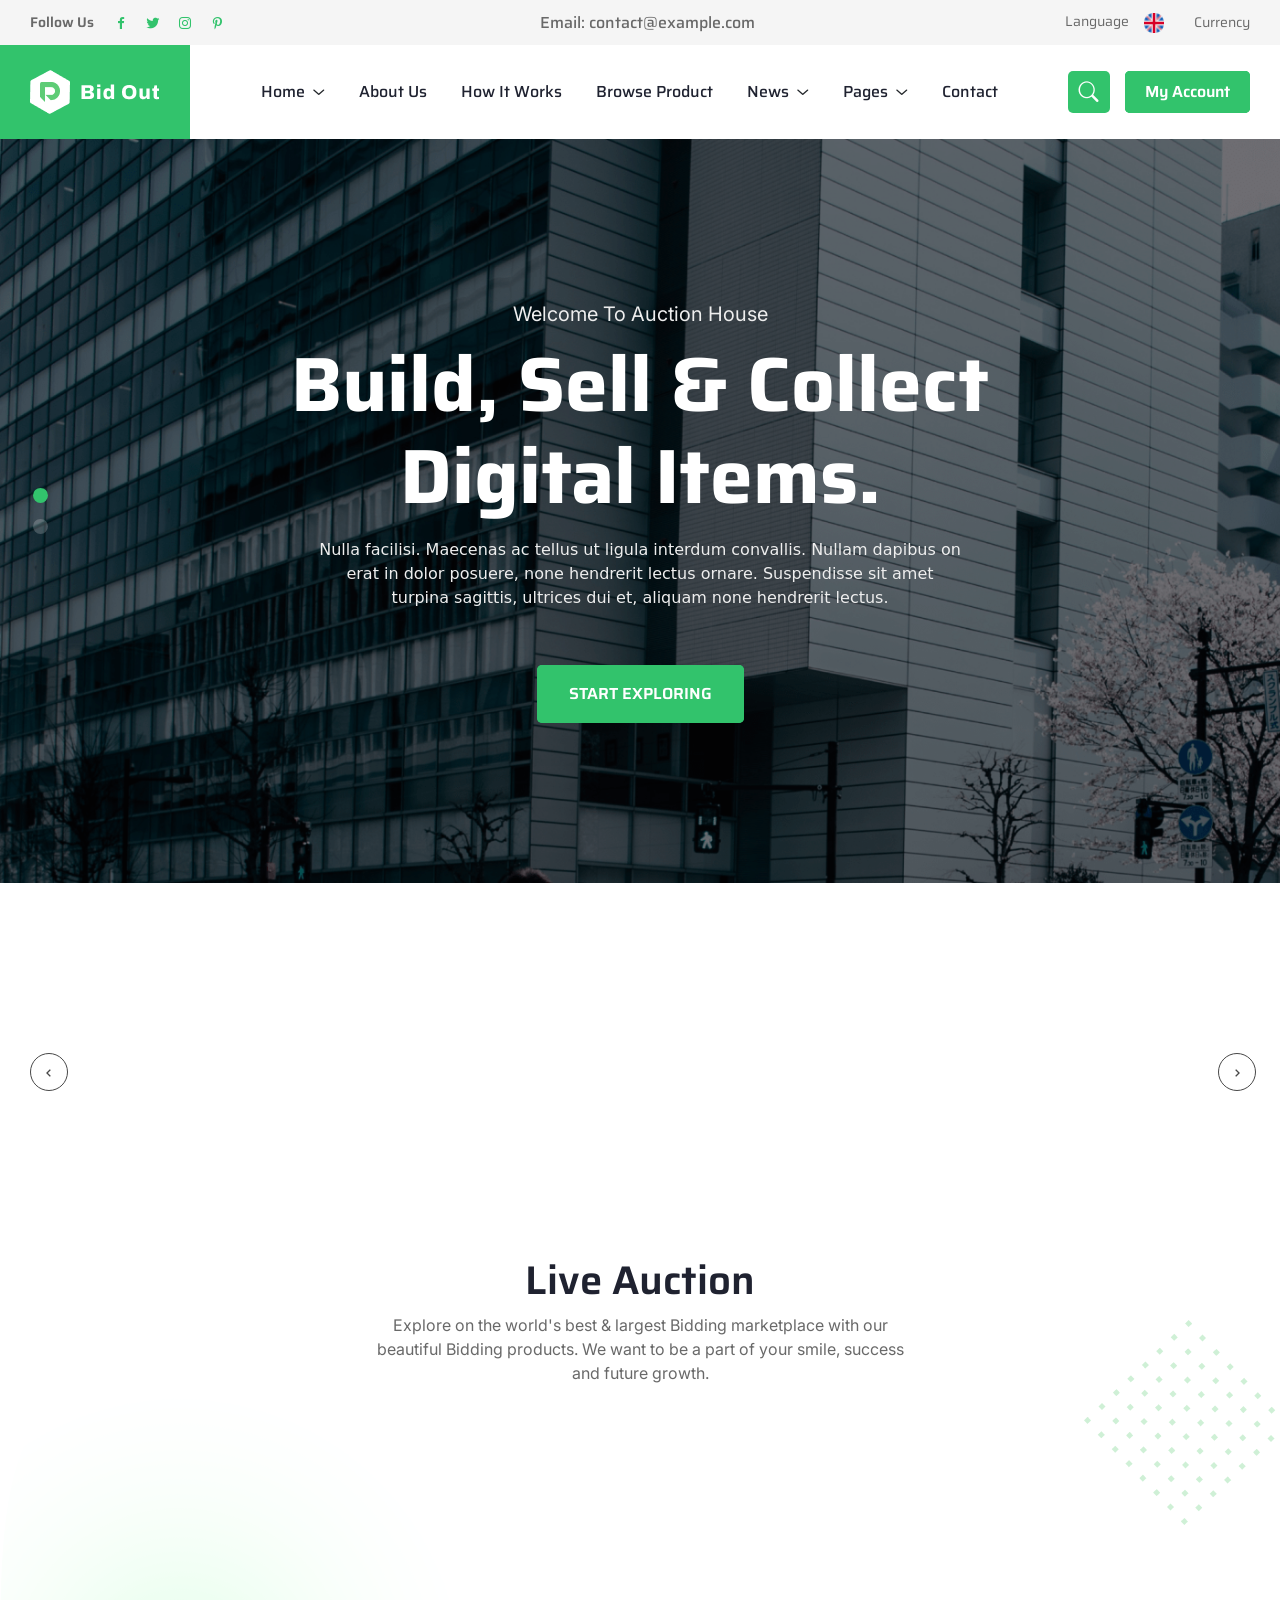
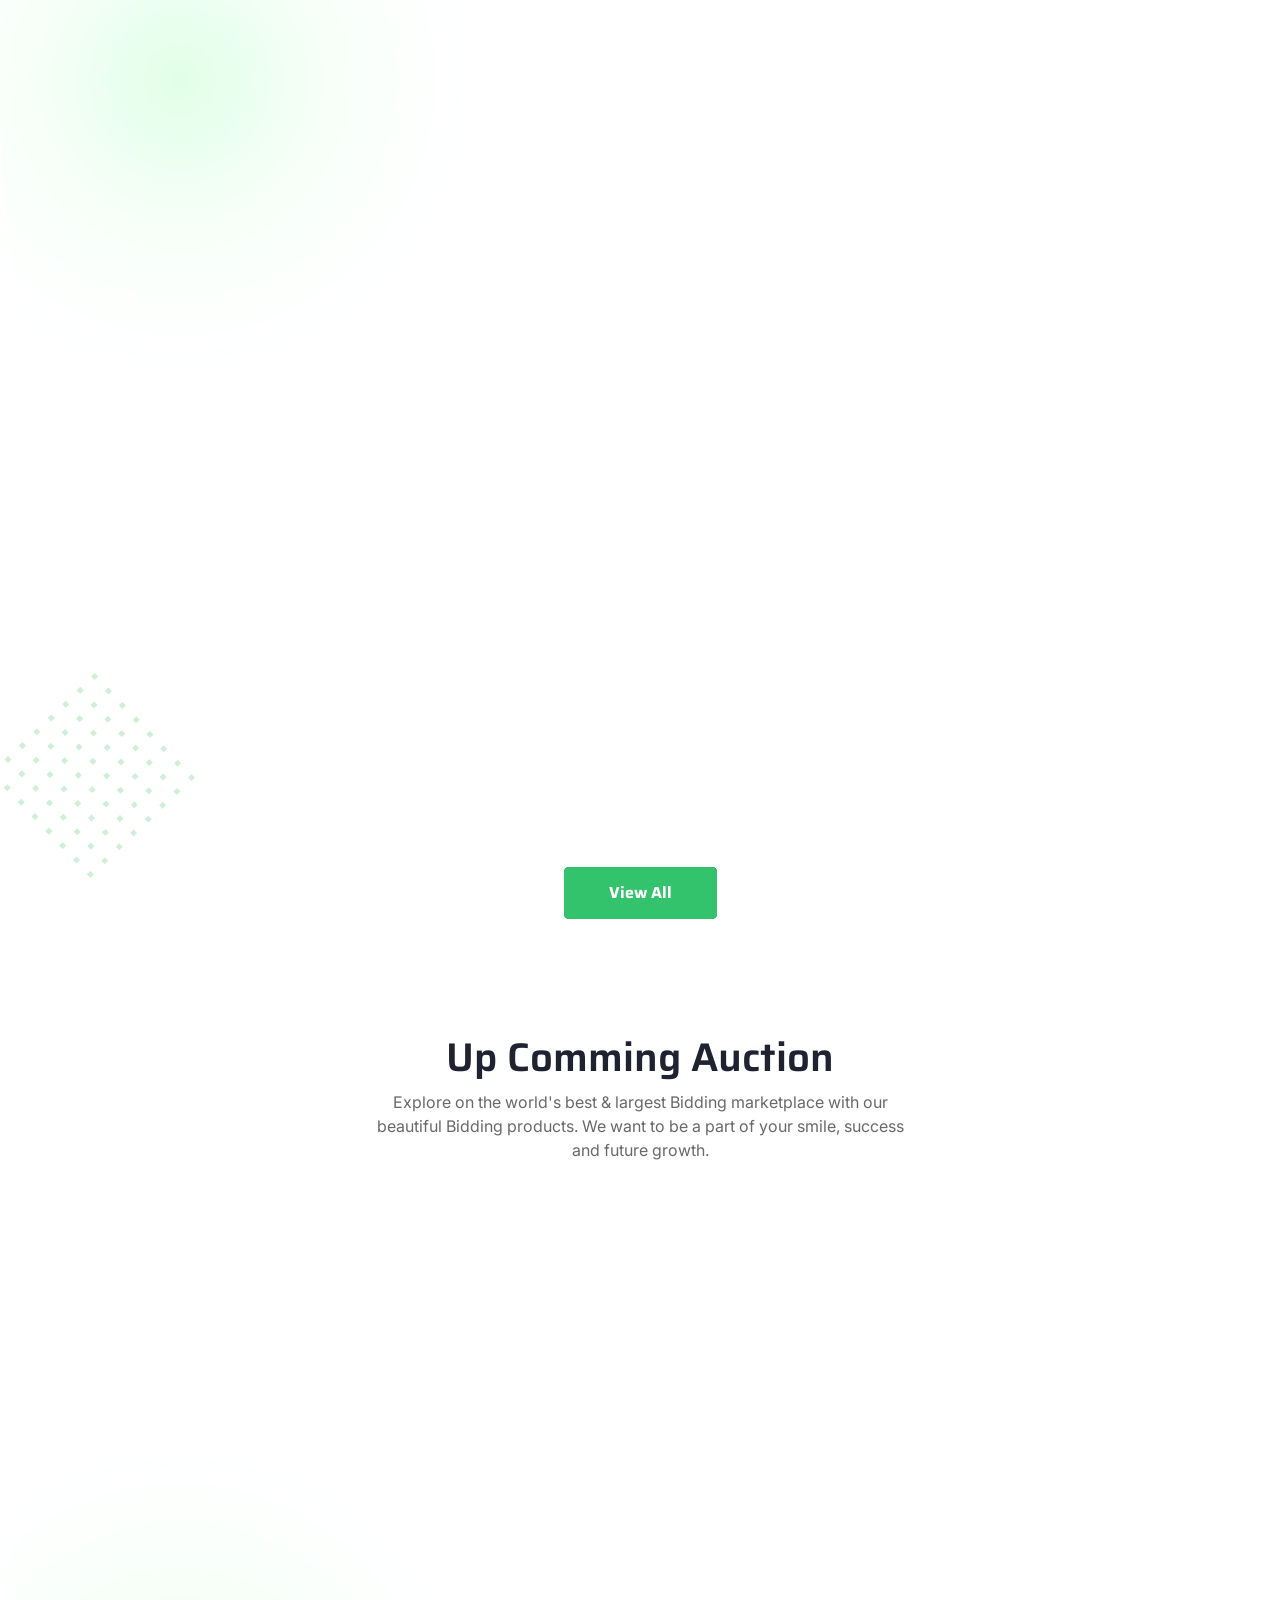
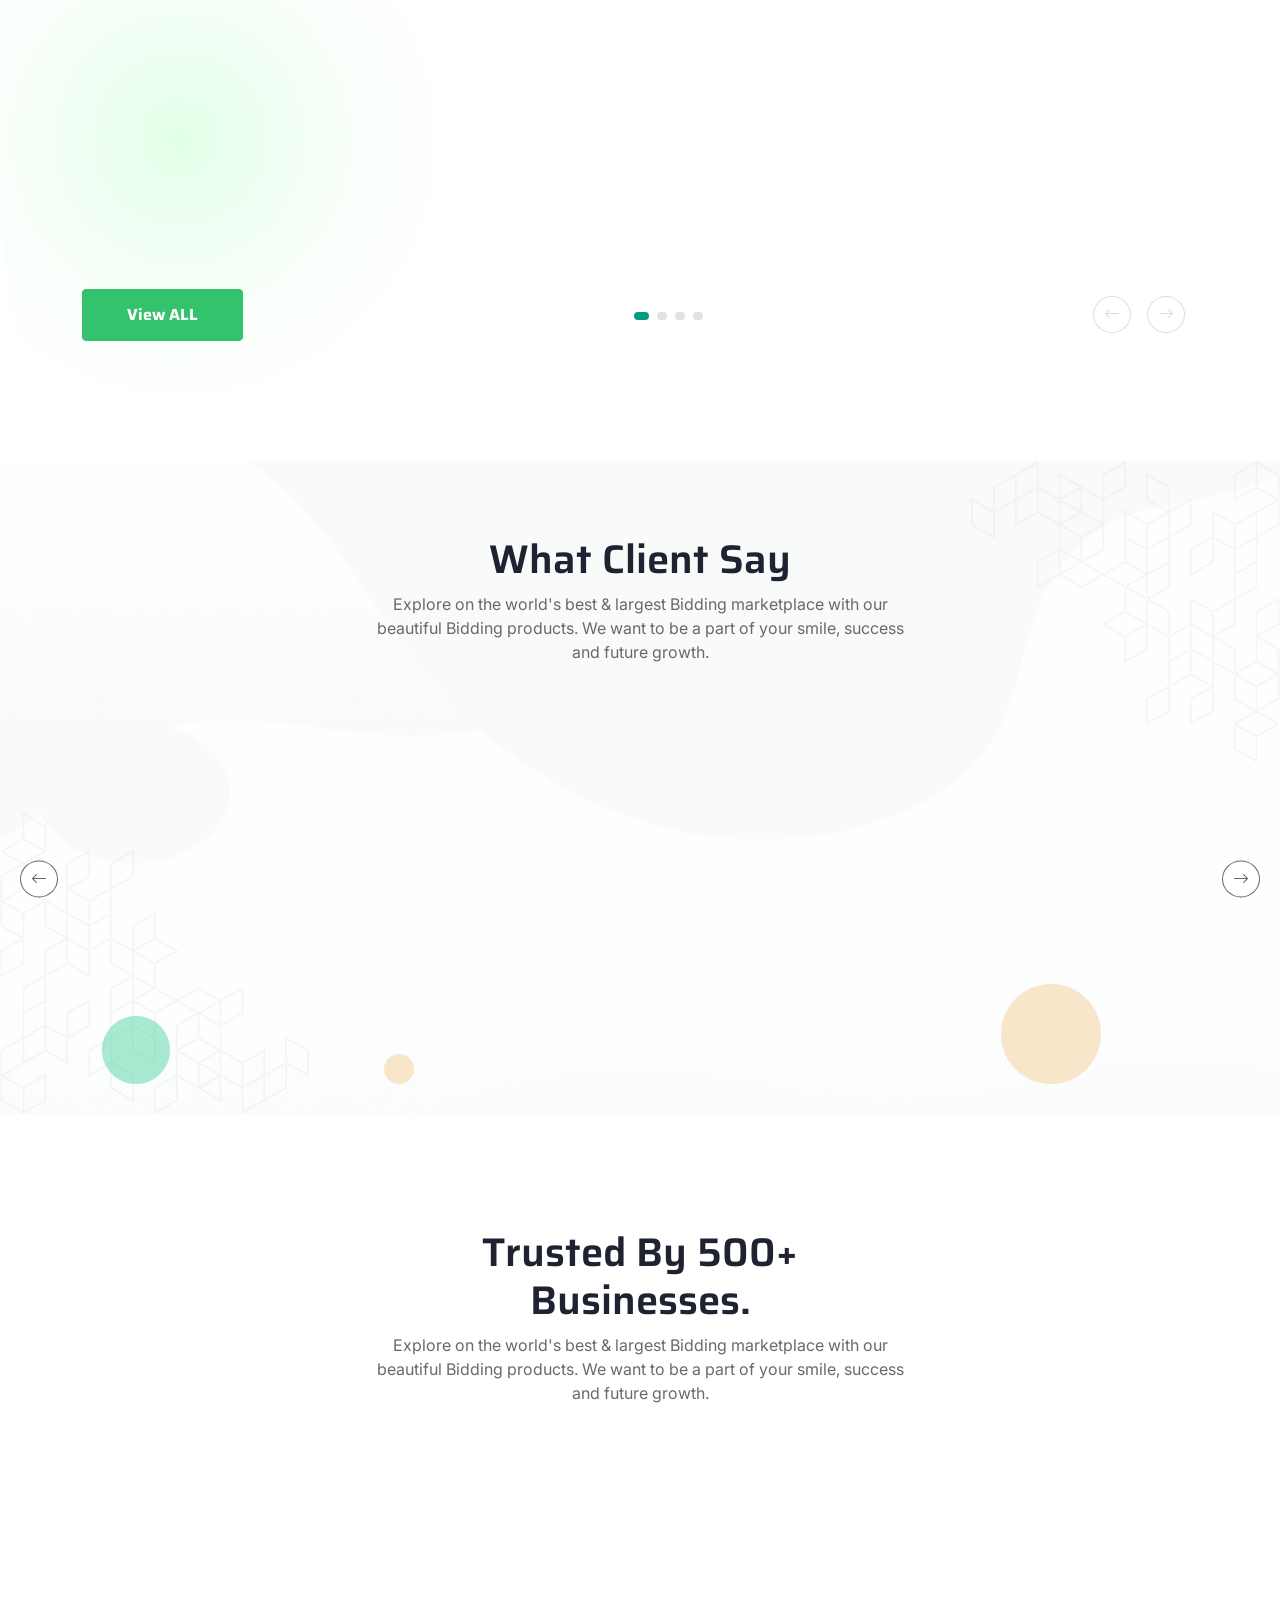
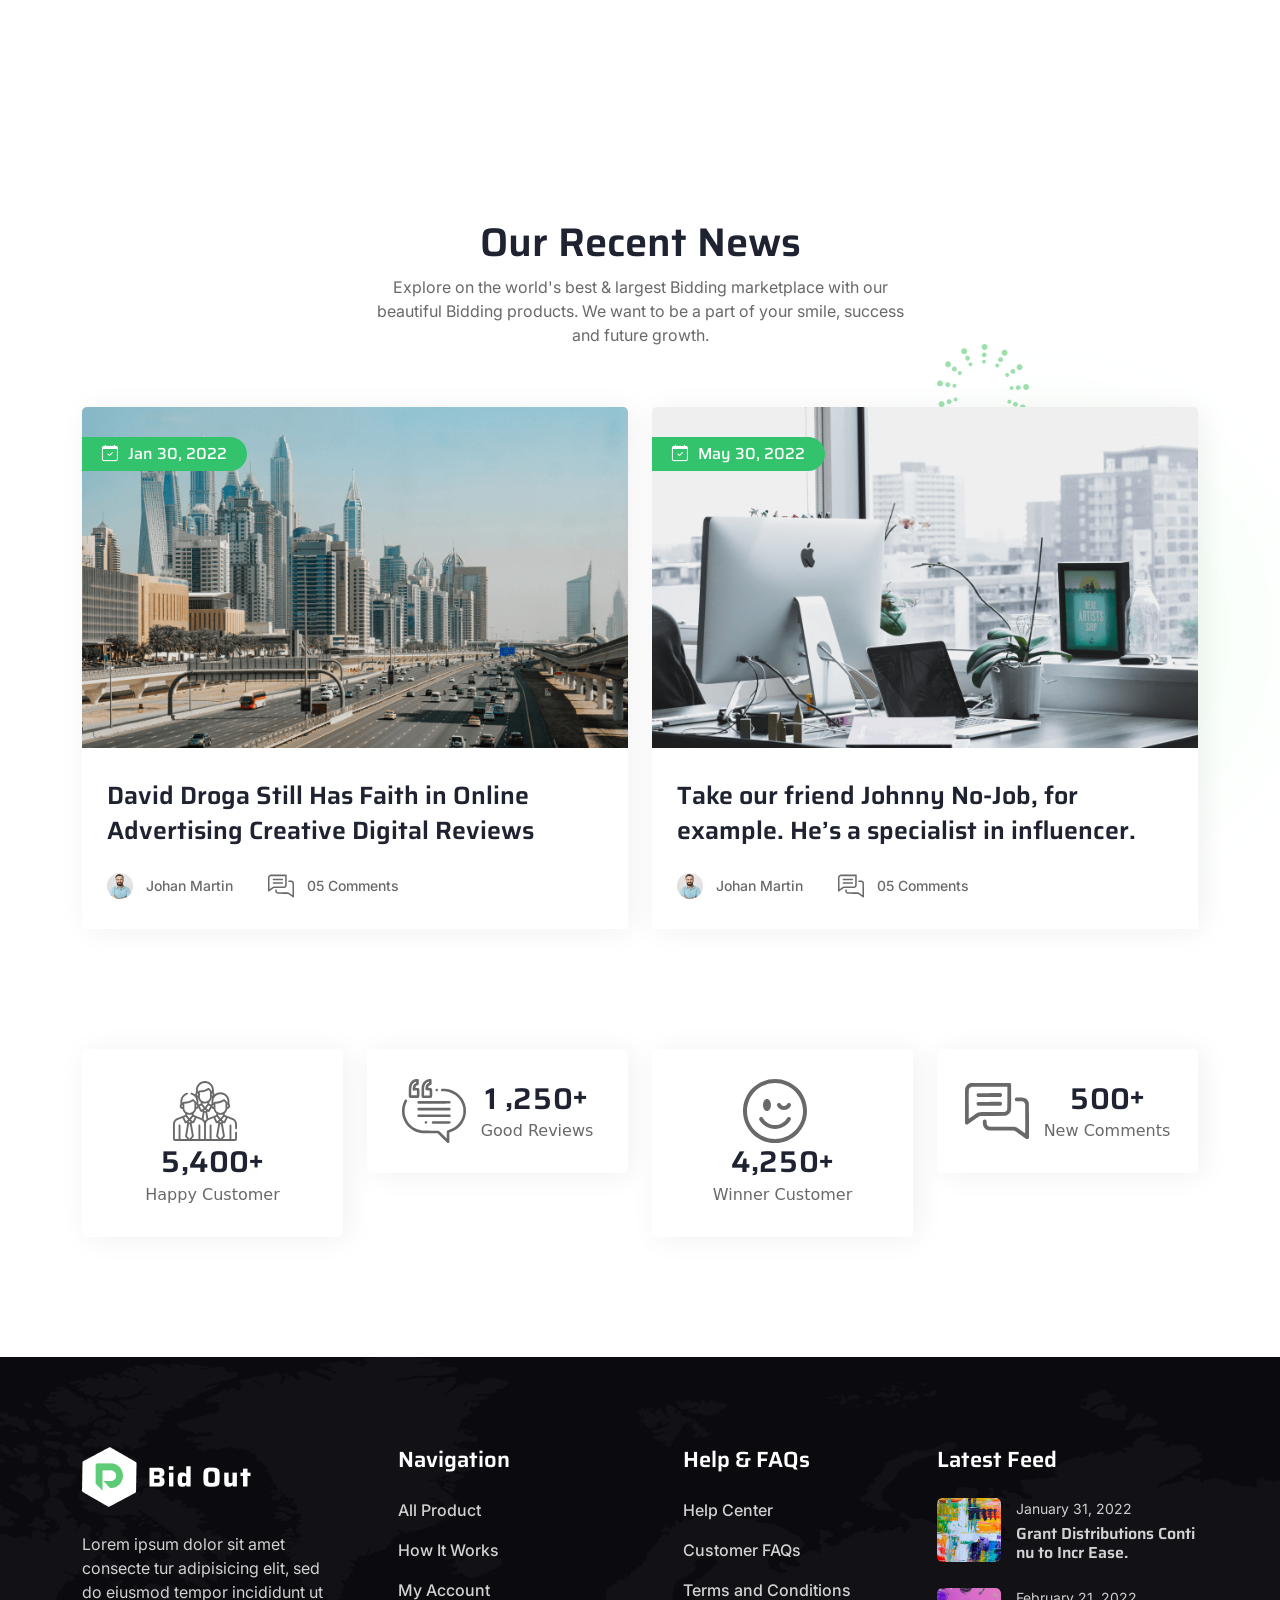
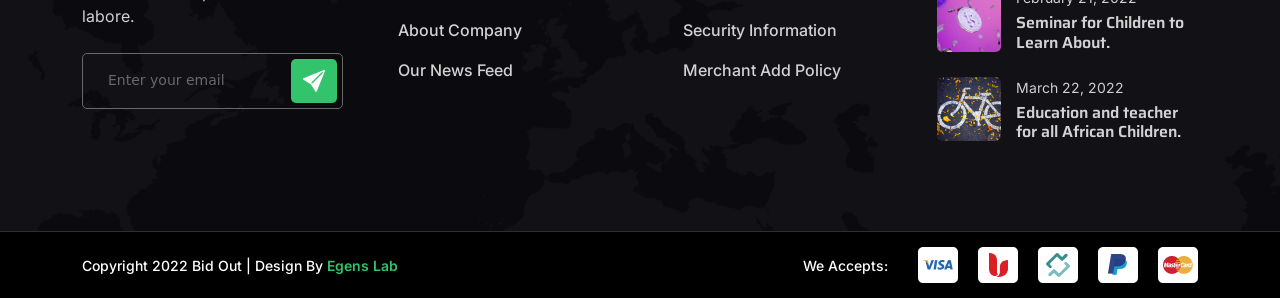
<file: Raw-HTML/index.html>
<!DOCTYPE html>
<html lang="en">

<head>
    <meta charset="UTF-8">
    <meta http-equiv="X-UA-Compatible" content="IE=edge">
    <meta name="viewport" content="width=device-width, initial-scale=1.0">
    <title>Bidout - Auction and Bidding HTML Template</title>
        <link rel="icon" href="assets/images/bg/sm-logo.png" type="image/gif" sizes="20x20">

    <link rel="stylesheet" href="assets/css/animate.css">
    <!-- css file link -->
    <link rel="stylesheet" href="assets/css/all.css">

    <!-- bootstrap 5 -->
    <link rel="stylesheet" href="assets/css/bootstrap.min.css">

    <!-- box-icon -->
    <link rel="stylesheet" href="assets/css/boxicons.min.css">

    <!-- bootstrap icon -->
    <link rel="stylesheet" href="assets/css/bootstrap-icons.css">

    <!-- jquery ui -->
    <link rel="stylesheet" href="assets/css/jquery-ui.css">

    <!-- swiper-slide -->
    <link rel="stylesheet" href="assets/css/swiper-bundle.min.css">

    <!-- slick-slide -->
    <link rel="stylesheet" href="assets/css/slick-theme.css">
    <link rel="stylesheet" href="assets/css/slick.css">

    <!-- select 2 -->
    <link rel="stylesheet" href="assets/css/nice-select.css">

    <!-- animate css -->
    <link rel="stylesheet" href="assets/css/magnific-popup.css">

    <!-- odometer css -->
    <link rel="stylesheet" href="assets/css/odometer.css">

    <!-- style css -->
    <link rel="stylesheet" href="assets/css/style.css">
</head>

<body>
    <!-- preloader -->
    <div class="preloader">
        <div class="loader">
            <span></span>
            <span></span>
            <span></span>
            <span></span>
        </div>
    </div>

    <!-- scroll-btn -->
    <!-- <div class="scroll-btn">
        <i class='bx bxs-up-arrow-circle'></i>
    </div> -->

     <!-- =============== search-area start =============== -->

     <div class="mobile-search">
        <div class="container">
            <div class="row d-flex justify-content-center">
                <div class="col-md-11">
                    <label>What are you lookking for?</label>
                    <input type="text" placeholder="Search Products, Category, Brand">
                </div>
                <div class="col-1 d-flex justify-content-end align-items-center">
                    <div class="search-cross-btn">
                        <!-- <i class="bi bi-search me-4"></i> -->
                        <i class="bi bi-x"></i>
                    </div>
                </div>
            </div>
        </div>
    </div>

<!-- =============== search-area end  =============== -->

<!-- ========== topbar ============= -->
    <div class="topbar">
        <div class="topbar-left d-flex flex-row align-items-center">
            <h6>Follow Us</h6>
            <ul class="topbar-social-list gap-2">
                <li><a href="https://www.facebook.com/"><i class='bx bxl-facebook'></i></a></li>
                <li><a href="https://www.twitter.com/"><i class='bx bxl-twitter'></i></a></li>
                <li><a href="https://www.instagram.com/"><i class='bx bxl-instagram'></i></a></li>
                <li><a href="https://www.pinterest.com/"><i class='bx bxl-pinterest-alt'></i></a></li>
            </ul>
        </div>
        <div class="email-area">
            <h6>Email: <a href="mailto:contact@example.com">contact@example.com</a></h6>
        </div>
        <div class="topbar-right">
            <ul class="topbar-right-list">
                <li><span>Language</span><img src="assets/images/icons/flag-eng.png" alt="image">
                    <ul class="topbar-sublist">
                        <li><span>Germeny</span><img src="assets/images/icons/flag-germeny.svg" alt="image"></li>
                        <li> <span>French</span><img src="assets/images/icons/flag-french.svg" alt="image"></li>
                        <li><span>Bengali</span><img src="assets/images/icons/flag-bangla.svg" alt="image"></li>
                    </ul>
                </li>
                 <li>Currency
                   <ul class="topbar-sublist">
                        <li><a href="login.html"><i class="bi bi-currency-dollar"></i>Usd</a></li>
                        <li><a href="register.html"><i class="bi bi-currency-euro"></i>Euro</a></li>
                        <li><a href="register.html"><i class="bi bi-currency-pound"></i>Pound</a></li>
                    </ul>
                </li>
            </ul>
        </div>
    </div>

    <!-- ========== header============= -->

    <header class="header-area style-1">
        <div class="header-logo">
            <a href="index.html"><img alt="image" src="assets/images/bg/header-logo.png" ></a>
        </div>
        <div class="main-menu">
            <div class="mobile-logo-area d-lg-none d-flex justify-content-between align-items-center">
                <div class="mobile-logo-wrap ">
                    <a href="index.html"><img alt="image" src="assets/images/bg/header-logo.png" ></a>

                </div>
                <div class="menu-close-btn">
                    <i class="bi bi-x-lg"></i>
                </div>
            </div>
            <ul class="menu-list">
                <li class="menu-item-has-children">
                    <a href="#" class="drop-down">Home</a><i class='bx bx-plus dropdown-icon'></i>
                    <ul class="submenu">
                        <li><a href="index.html">Home 1</a></li>
                        <li><a href="index2.html">Home 2</a></li>
                        <li><a href="index3.html">Home 3</a></li>
                    </ul>
                </li>
                <li>
                    <a href="about.html">About Us</a>
                </li>
                <li>
                    <a href="how-works.html">How It Works</a>
                </li>
                <li>
                    <a href="live-auction.html">Browse Product</a>
                </li>
                <li class="menu-item-has-children">
                    <a href="#">News</a><i class='bx bx-plus dropdown-icon'></i>
                    <ul class="submenu">
                        <li><a href="blog.html">Blog</a></li>
                        <li><a href="blog-details.html">Blog Details</a></li>
                    </ul>
                </li>
                <li class="menu-item-has-children">
                    <a href="#" class="drop-down">Pages</a><i class='bx bx-plus dropdown-icon'></i>
                    <ul class="submenu">
                        <li><a href="auction-details.html">Auction Details</a></li>
                        <li><a href="faq.html">Faq</a></li>
                        <li><a href="dashboard.html">Dashboard</a></li>
                        <li><a href="login.html">Login</a></li>
                        <li><a href="signup.html">Sign Up</a></li>
                        <li><a href="404.html">404</a></li>
                    </ul>
                </li>
                <li><a href="contact.html">Contact</a></li>
            </ul>
            <!-- mobile-search-area -->
            <div class="d-lg-none d-block">
                <form class="mobile-menu-form mb-5">
                    <div class="input-with-btn d-flex flex-column">
                        <input type="text" placeholder="Search here...">
                        <button type="submit" class="eg-btn btn--primary btn--sm">Search</button>
                    </div>
                </form>
                <div class="hotline two">
                    <div class="hotline-info">
                        <span>Click To Call</span>
                        <h6><a href="tel:347-274-8816">+347-274-8816</a></h6>
                    </div>
                </div>
            </div>
        </div>
        <div class="nav-right d-flex align-items-center">
            <div class="hotline d-xxl-flex d-none">
                <div class="hotline-icon">
                    <img alt="image" src="assets/images/icons/header-phone.svg" >
                </div>
                <div class="hotline-info">
                    <span>Click To Call</span>
                    <h6><a href="tel:347-274-8816">+347-274-8816</a></h6>
                </div>
            </div>
            <div class="search-btn">
                <i class="bi bi-search"></i>
            </div>
             <div class="eg-btn btn--primary header-btn">
                <a href="dashboard.html">My Account</a>
            </div>
            <div class="mobile-menu-btn d-lg-none d-block">
                <i class='bx bx-menu'></i>
            </div>
        </div>
    </header>

    <!-- ========== header end============= -->

    <!-- ========== banner-area============= -->

    <div class="hero-area hero-style-one">
        <div class="hero-main-wrapper position-relative">
            <div class="swiper banner1">
                <div class="swiper-wrapper">
                    <div class="swiper-slide">
                        <div class="slider-bg-1">
                            <div class="container">
                                <div class="row d-flex justify-content-center align-items-center">
                                    <div class="col-xl-10 col-lg-10">
                                        <div class="banner1-content">
                                            <span>Welcome To Auction House</span>
                                            <h1>Build, sell & collect digital items.</h1>
                                            <p>Nulla facilisi. Maecenas ac tellus ut ligula interdum convallis. Nullam
                                                dapibus on erat in dolor posuere, none hendrerit lectus ornare.
                                                Suspendisse sit amet turpina sagittis, ultrices dui et, aliquam none hendrerit lectus.
                                            </p>
                                            <a href="live-auction.html" class="eg-btn btn--primary btn--lg">Start Exploring</a>
                                        </div>
                                    </div>
                                </div>
                            </div>
                        </div>
                    </div>
                    <div class="swiper-slide">
                        <div class="slider-bg-2">
                            <div class="container">
                                <div class="row d-flex justify-content-center align-items-center">
                                    <div class="col-xl-10 col-lg-10">
                                        <div class="banner1-content">
                                            <span>Welcome To Auction House</span>
                                            <h2>Purchase Dream Product & Try.</h2>
                                            <p>Nulla facilisi. Maecenas ac tellus ut ligula interdum convallis. Nullam
                                                dapibus on erat in dolor posuere, none hendrerit lectus ornare.
                                                Suspendisse sit amet turpina sagittis, ultrices dui et, aliquam none hendrerit lectus.
                                            </p>
                                            <a href="live-auction.html" class="eg-btn btn--primary btn--lg">Start Exploring</a>
                                        </div>
                                    </div>
                                </div>
                            </div>
                        </div>
                    </div>
                </div>
            </div>
            <div class="hero-one-pagination d-flex justify-content-center flex-column align-items-center gap-3"></div>
        </div>
    </div>
    <!-- ===============  Hero area end=============== -->

    <!-- =============== category-section start  =============== -->

    <div class="category-section pt-120 pb-120">
        <div class="container position-relative">   
            <div class="row d-flex justify-content-center">
                <div class="swiper category1-slider">
                    <div class="swiper-wrapper">
                        <div class="swiper-slide">
                            <div class="eg-card category-card1 wow animate fadeInDown" data-wow-duration="1500ms" data-wow-delay="200ms">
                                <div class="cat-icon">
                                    <svg width="60" height="60" viewBox="0 0 60 60"
                                        xmlns="http://www.w3.org/2000/svg">
                                        <path
                                            d="M14.22 42.4393C14.2172 42.4393 14.2144 42.4393 14.2102 42.4393C13.7484 42.4337 13.3772 42.0555 13.3814 41.5937C13.4121 38.75 15.787 36.4351 17.8828 34.3937C19.4093 32.9062 20.9874 31.3672 20.8339 30.2634C20.6149 28.6895 18.9879 27.7086 17.2646 26.669C17.0512 26.5407 16.8377 26.4123 16.627 26.2825C16.2335 26.0397 16.1107 25.5234 16.3535 25.13C16.5963 24.7365 17.1112 24.6137 17.506 24.8565C17.7125 24.9834 17.9205 25.109 18.1298 25.236C20.0205 26.376 22.1637 27.6695 22.493 30.0332C22.7637 31.9769 20.9609 33.7337 19.0521 35.5937C17.1893 37.409 15.0795 39.4658 15.0558 41.6132C15.0516 42.0709 14.6777 42.4393 14.22 42.4393Z" />
                                        <path
                                            d="M28.9674 51.6026C24.4227 51.6026 20.1948 50.1487 16.7818 47.3607C16.3018 46.9687 15.8651 46.5668 15.4841 46.1677C15.1646 45.8328 15.1772 45.3026 15.512 44.9845C15.8469 44.6649 16.3772 44.6775 16.6953 45.0124C17.0288 45.3626 17.4153 45.7156 17.8423 46.0659C21.826 49.3198 27.0516 50.5784 32.5576 49.6101C38.1097 48.6333 43.2753 45.5147 47.1041 40.8277C54.9767 31.1914 54.6613 17.8589 46.4009 11.1096C39.0153 5.07609 27.3976 6.29005 19.3772 13.9324C19.0423 14.2519 18.512 14.238 18.1939 13.9045C17.8744 13.5696 17.8883 13.0393 18.2232 12.7212C22.3772 8.764 27.5985 6.27051 32.926 5.7026C38.3455 5.12493 43.5083 6.58446 47.4627 9.8147C56.439 17.1487 56.8604 31.5361 48.4032 41.8882C44.3218 46.8849 38.7976 50.2142 32.8506 51.2607C31.5376 51.4882 30.2399 51.6026 28.9674 51.6026Z" />
                                        <path
                                            d="M41.9608 34.9143C40.8124 34.9143 39.6557 34.5333 38.6985 33.752C36.4938 31.9506 36.1659 28.6924 37.9673 26.4878C39.7687 24.2831 43.0268 23.9552 45.2315 25.7566C47.4361 27.558 47.7641 30.8161 45.9627 33.0208C44.9441 34.2668 43.458 34.9143 41.9608 34.9143ZM39.7575 32.4543C41.2464 33.671 43.4496 33.4492 44.6664 31.9603C45.8831 30.4715 45.6613 28.2696 44.1724 27.0515C42.6836 25.8348 40.4803 26.0566 39.2636 27.5454C38.0468 29.0357 38.2687 31.2375 39.7575 32.4543Z" />
                                        <path
                                            d="M29.5689 46.1118C28.2224 46.1118 26.9289 45.6528 25.8726 44.789C24.66 43.7983 23.9065 42.396 23.7489 40.8374C23.5912 39.2802 24.0517 37.7551 25.041 36.5425C27.0851 34.0393 30.7842 33.6681 33.2875 35.7123C34.5 36.703 35.2535 38.1053 35.4112 39.6639C35.5675 41.2211 35.1084 42.7463 34.1191 43.9588C33.1284 45.1714 31.7261 45.9249 30.1675 46.0825C29.9665 46.1021 29.767 46.1118 29.5689 46.1118ZM29.5828 36.0667C28.3689 36.0667 27.1633 36.5914 26.3372 37.603C25.6298 38.4695 25.3019 39.5579 25.4135 40.6714C25.5251 41.7835 26.0637 42.7867 26.9303 43.4942C27.7968 44.2016 28.8851 44.5295 29.9986 44.4179C31.1107 44.3062 32.114 43.7676 32.82 42.9011C33.5275 42.0346 33.8554 40.9463 33.7437 39.8328C33.6321 38.7207 33.0935 37.7174 32.227 37.01C31.4526 36.3751 30.5149 36.0667 29.5828 36.0667Z" />
                                        <path
                                            d="M39.1953 20.9885C38.2018 20.9885 37.2027 20.6592 36.3753 19.9825C34.4692 18.4253 34.1846 15.6067 35.7418 13.6993C37.299 11.7932 40.1176 11.5086 42.0251 13.0658C43.9311 14.623 44.2157 17.4416 42.6585 19.349C41.7753 20.4304 40.4902 20.9885 39.1953 20.9885ZM39.2023 13.7369C38.393 13.7369 37.5892 14.0858 37.0381 14.7611C36.0641 15.9527 36.2413 17.7137 37.433 18.6876C38.6246 19.6616 40.3855 19.4844 41.3595 18.2927C42.3334 17.1011 42.1562 15.3402 40.9646 14.3662C40.4469 13.942 39.8232 13.7369 39.2023 13.7369Z" />
                                        <path
                                            d="M25.5405 23.1389C24.6754 23.1389 23.8423 22.8431 23.1642 22.2891C22.3856 21.6528 21.9 20.7501 21.7996 19.7496C21.6991 18.7477 21.9935 17.7682 22.6312 16.9882C23.9456 15.3794 26.3233 15.1394 27.9321 16.4538C28.7107 17.0901 29.1963 17.9928 29.2968 18.9933C29.3972 19.9952 29.1028 20.9747 28.4651 21.7547C27.8288 22.5333 26.9261 23.0189 25.9256 23.1194C25.7972 23.1333 25.6688 23.1389 25.5405 23.1389ZM25.5502 17.2798C24.9433 17.2798 24.3405 17.5422 23.9275 18.0473C23.573 18.4798 23.4098 19.0254 23.4656 19.5808C23.5214 20.1375 23.7907 20.6384 24.2233 20.9915C24.6558 21.3459 25.2 21.5091 25.7568 21.4533C26.3135 21.3975 26.8144 21.1282 27.1675 20.6956C27.5219 20.2631 27.6851 19.7175 27.6293 19.1622C27.5735 18.6054 27.3042 18.1045 26.8716 17.7515C26.4837 17.4333 26.0149 17.2798 25.5502 17.2798Z" />
                                        <path
                                            d="M13.4301 41.9176C13.3436 41.9176 13.2557 41.9036 13.1678 41.8757C12.7283 41.7306 12.4896 41.2576 12.6348 40.818C13.1929 39.1241 13.772 37.0255 14.3566 34.5808C15.1115 31.426 15.8427 27.8008 16.4734 24.0962C17.3748 18.7855 18.0096 13.6478 18.2608 9.632C18.491 5.93851 18.339 4.21665 18.1896 3.43944C17.792 4.12316 17.0803 5.69851 16.0785 9.26084C14.9901 13.1343 13.8934 18.1925 12.9906 23.5046C11.8436 30.2525 11.132 36.7576 11.0873 40.9046C11.0817 41.3636 10.7078 41.732 10.2501 41.732C10.2473 41.732 10.2445 41.732 10.2403 41.732C9.77849 41.7264 9.40732 41.3483 9.4129 40.885C9.46035 36.5915 10.1622 30.1548 11.3399 23.2227C12.3278 17.4097 13.525 11.9846 14.7138 7.94781C15.2999 5.95805 15.8538 4.40363 16.3631 3.32502C16.8752 2.23944 17.5366 1.15386 18.5483 1.32549C19.5599 1.49851 19.825 2.74177 19.952 3.93479C20.0776 5.11944 20.0873 6.77154 19.9841 8.84223C19.7734 13.045 19.1134 18.5608 18.1255 24.3753C17.4892 28.1162 16.7496 31.779 15.9864 34.9687C15.3906 37.458 14.799 39.6013 14.2255 41.3399C14.1096 41.6943 13.7831 41.9176 13.4301 41.9176Z" />
                                        <path
                                            d="M11.732 58.6883C11.6804 58.6883 11.6288 58.6841 11.5785 58.6744C9.59992 58.3046 7.8655 56.4571 6.69481 53.4697C5.68876 50.905 5.28411 47.8716 5.63713 45.5511C5.93155 43.613 6.98364 41.8953 8.52271 40.839C9.8176 39.9502 11.2981 39.6292 12.692 39.9362C15.7534 40.6102 17.5729 44.2018 16.7483 47.9427C16.4134 49.4609 15.7004 50.6218 14.9455 51.8511C13.9506 53.4711 12.9222 55.1455 12.5622 57.9585C12.5329 58.1874 12.4116 58.3939 12.2246 58.5292C12.0795 58.6339 11.9078 58.6883 11.732 58.6883ZM11.6483 41.4962C10.9143 41.4962 10.1609 41.7432 9.46876 42.2176C8.31062 43.013 7.51667 44.319 7.29062 45.8023C6.97946 47.8478 7.34783 50.552 8.25202 52.8585C9.00132 54.7702 9.9976 56.125 11.065 56.7237C11.5688 54.1492 12.5971 52.4734 13.5181 50.9748C14.2269 49.8209 14.8381 48.8246 15.1129 47.5827C15.7381 44.7432 14.4906 42.0474 12.332 41.5716C12.1074 41.5213 11.8785 41.4962 11.6483 41.4962Z" />
                                        <path
                                            d="M15.173 35.6134C15.1228 35.6134 15.0711 35.6093 15.0195 35.5995L10.5753 34.7748C10.1204 34.6911 9.82043 34.253 9.90555 33.7995C9.99067 33.346 10.4274 33.0446 10.8809 33.1283L15.3251 33.953C15.78 34.0367 16.08 34.4749 15.9949 34.9283C15.9209 35.3316 15.5693 35.6134 15.173 35.6134Z" />
                                    </svg>
                                </div>
                                <a href="live-auction.html">
                                    <h5>Digital Art</h5>
                                </a>
                            </div>
                        </div>
                        <div class="swiper-slide">
                            <div class="eg-card category-card1 wow animate fadeInDown" data-wow-duration="1500ms" data-wow-delay="400ms">
                                <div class="cat-icon">
                                    <svg width="60" height="60" viewBox="0 0 60 60"
                                        xmlns="http://www.w3.org/2000/svg">
                                        <path
                                            d="M30.0001 43.3772C24.8987 43.3772 20.7489 39.2274 20.7489 34.126V16.2656C20.7489 11.1642 24.8987 7.0144 30.0001 7.0144C35.1015 7.0144 39.2512 11.1642 39.2512 16.2656V34.126C39.2512 39.2274 35.1015 43.3772 30.0001 43.3772ZM30.0001 8.77254C25.8684 8.77254 22.507 12.1339 22.507 16.2656V34.126C22.507 38.2577 25.8684 41.6191 30.0001 41.6191C34.1317 41.6191 37.4931 38.2577 37.4931 34.126V16.2656C37.4931 12.1339 34.1317 8.77254 30.0001 8.77254Z" />
                                        <path
                                            d="M29.1377 42.2134L29.1223 35.2618L21.7325 35.259V33.5009L38.3721 33.5078V35.266L30.8805 35.2632L30.8958 42.2092L29.1377 42.2134Z" />
                                        <path
                                            d="M38.1279 31.3144H35.1977C34.7121 31.3144 34.3186 30.9209 34.3186 30.4353C34.3186 29.9497 34.7121 29.5562 35.1977 29.5562H38.1279C38.6135 29.5562 39.007 29.9497 39.007 30.4353C39.007 30.9209 38.6135 31.3144 38.1279 31.3144ZM24.6893 31.3144H21.7242C21.2386 31.3144 20.8451 30.9209 20.8451 30.4353C20.8451 29.9497 21.2386 29.5562 21.7242 29.5562H24.6893C25.1749 29.5562 25.5684 29.9497 25.5684 30.4353C25.5684 30.9209 25.1749 31.3144 24.6893 31.3144ZM38.1279 27.9655H36.4535C35.9679 27.9655 35.5744 27.572 35.5744 27.0865C35.5744 26.6009 35.9679 26.2074 36.4535 26.2074H38.1279C38.6135 26.2074 39.007 26.6009 39.007 27.0865C39.007 27.572 38.6135 27.9655 38.1279 27.9655ZM23.4181 27.9655H21.7242C21.2386 27.9655 20.8451 27.572 20.8451 27.0865C20.8451 26.6009 21.2386 26.2074 21.7242 26.2074H23.4181C23.9037 26.2074 24.2972 26.6009 24.2972 27.0865C24.2972 27.572 23.9037 27.9655 23.4181 27.9655Z" />
                                        <path
                                            d="M30.0001 47.1251C22.7442 47.1251 16.8419 41.2228 16.8419 33.967V30.8274C16.8419 30.3419 17.2354 29.9484 17.721 29.9484C18.2066 29.9484 18.6001 30.3419 18.6001 30.8274V33.967C18.6001 40.253 23.714 45.367 30.0001 45.367C36.2861 45.367 41.4001 40.253 41.4001 33.967V30.8623C41.4001 30.3767 41.7935 29.9832 42.2791 29.9832C42.7647 29.9832 43.1582 30.3767 43.1582 30.8623V33.967C43.1582 41.2228 37.2559 47.1251 30.0001 47.1251Z" />
                                        <path
                                            d="M35.3191 52.9856H25.1331C24.6475 52.9856 24.254 52.5921 24.254 52.1065C24.254 51.621 24.6475 51.2275 25.1331 51.2275H29.3638V46.3158C29.3638 45.8303 29.7573 45.4368 30.2429 45.4368C30.7284 45.4368 31.1219 45.8303 31.1219 46.3158V51.2275H35.3191C35.8047 51.2275 36.1982 51.621 36.1982 52.1065C36.1982 52.5921 35.8047 52.9856 35.3191 52.9856Z" />
                                        <path
                                            d="M17.721 25.9158C17.2354 25.9158 16.8419 25.5223 16.8419 25.0368V22.6786C16.8419 22.193 17.2354 21.7996 17.721 21.7996C18.2066 21.7996 18.6001 22.193 18.6001 22.6786V25.0368C18.6001 25.5223 18.2066 25.9158 17.721 25.9158Z" />
                                        <path
                                            d="M13.5181 25.9157H13.5167C13.0311 25.9143 12.639 25.5209 12.639 25.0353L12.6558 15.7562C12.6572 15.2706 13.0507 14.8785 13.5349 14.8785H13.5362C14.0218 14.8799 14.4139 15.2734 14.4139 15.759L14.3972 25.0381C14.3958 25.5237 14.0023 25.9157 13.5181 25.9157Z" />
                                        <path
                                            d="M9.33207 25.9158C9.33068 25.9158 9.33068 25.9158 9.33207 25.9158C8.8451 25.9158 8.453 25.5209 8.453 25.0354L8.46975 12.9C8.46975 12.4144 8.86324 12.0223 9.34882 12.0223H9.35021C9.8358 12.0223 10.2293 12.4172 10.2279 12.9028L10.2111 25.0382C10.2098 25.5237 9.81626 25.9158 9.33207 25.9158Z" />
                                        <path
                                            d="M5.14604 25.9159H5.14464C4.65906 25.9145 4.26697 25.521 4.26697 25.0354L4.28371 17.5354C4.28511 17.0512 4.6786 16.6577 5.16278 16.6577H5.16418C5.64976 16.6591 6.04185 17.0526 6.04185 17.5382L6.02511 25.0382C6.02371 25.5238 5.63022 25.9159 5.14604 25.9159Z" />
                                        <path
                                            d="M0.960017 25.9158C0.958622 25.9158 0.957227 25.9158 0.955831 25.9158C0.47025 25.913 0.0781567 25.5181 0.0809474 25.0325L0.0976916 21.5846C0.100482 21.1004 0.492575 20.7097 0.976761 20.7097C0.978157 20.7097 0.979552 20.7097 0.980947 20.7097C1.46653 20.7125 1.85862 21.1074 1.85583 21.593L1.83909 25.0409C1.8363 25.5251 1.44281 25.9158 0.960017 25.9158Z" />
                                        <path
                                            d="M17.721 28.2042C17.2354 28.2042 16.8419 27.8107 16.8419 27.3251V24.967C16.8419 24.4814 17.2354 24.0879 17.721 24.0879C18.2066 24.0879 18.6001 24.4814 18.6001 24.967V27.3251C18.6001 27.8107 18.2066 28.2042 17.721 28.2042Z" />
                                        <path
                                            d="M13.5349 35.1251C13.0507 35.1251 12.6572 34.733 12.6558 34.2474L12.639 24.9684C12.6376 24.4828 13.0311 24.0879 13.5167 24.0879H13.5181C14.0023 24.0879 14.3958 24.48 14.3972 24.9656L14.4139 34.2446C14.4153 34.7302 14.0218 35.1251 13.5363 35.1251H13.5349Z" />
                                        <path
                                            d="M9.34882 37.9814C8.86324 37.9814 8.47114 37.5893 8.46975 37.1037L8.453 24.9684C8.453 24.4828 8.8451 24.0893 9.33068 24.0879H9.33207C9.81765 24.0879 10.2097 24.48 10.2111 24.9656L10.2279 37.1009C10.2279 37.5865 9.83579 37.9814 9.34882 37.9814C9.35021 37.9814 9.34882 37.9814 9.34882 37.9814Z" />
                                        <path
                                            d="M5.16279 33.346C4.6786 33.346 4.28511 32.9539 4.28372 32.4684L4.26697 24.9684C4.26558 24.4828 4.65906 24.0879 5.14465 24.0879H5.14604C5.63023 24.0879 6.02372 24.48 6.02511 24.9656L6.04186 32.4656C6.04325 32.9511 5.64976 33.346 5.16418 33.346H5.16279Z" />
                                        <path
                                            d="M0.976761 29.2939C0.493971 29.2939 0.100482 28.9032 0.0976916 28.4191L0.0809474 24.9711C0.0781567 24.4856 0.47025 24.0907 0.955831 24.0879C0.957227 24.0879 0.958622 24.0879 0.960017 24.0879C1.44281 24.0879 1.8363 24.4786 1.83909 24.9628L1.85583 28.4107C1.85862 28.8963 1.46653 29.2911 0.980947 29.2939C0.979552 29.2939 0.978157 29.2939 0.976761 29.2939Z" />
                                        <path
                                            d="M42.2791 25.9855C41.7935 25.9855 41.4 25.5921 41.4 25.1065V22.7483C41.4 22.2628 41.7935 21.8693 42.2791 21.8693C42.7647 21.8693 43.1582 22.2628 43.1582 22.7483V25.1065C43.1582 25.5921 42.7647 25.9855 42.2791 25.9855Z" />
                                        <path
                                            d="M46.4819 25.9856C45.9977 25.9856 45.6042 25.5935 45.6028 25.1079L45.5861 15.8288C45.5847 15.3432 45.9782 14.9484 46.4637 14.9484H46.4651C46.9493 14.9484 47.3428 15.3405 47.3442 15.826L47.3609 25.1051C47.3623 25.5907 46.9688 25.9856 46.4833 25.9856C46.4833 25.9856 46.4833 25.9856 46.4819 25.9856Z" />
                                        <path
                                            d="M50.6679 25.9855C50.1823 25.9855 49.7902 25.5934 49.7888 25.1079L49.7721 12.9725C49.7721 12.4869 50.1642 12.0934 50.6498 12.092H50.6512C51.1367 12.092 51.5288 12.4841 51.5302 12.9697L51.547 25.1051C51.5484 25.5906 51.1549 25.9855 50.6679 25.9855C50.6693 25.9855 50.6693 25.9855 50.6679 25.9855Z" />
                                        <path
                                            d="M54.8539 25.9855C54.3698 25.9855 53.9763 25.5935 53.9749 25.1079L53.9581 17.6079C53.9567 17.1223 54.3502 16.7274 54.8358 16.7274H54.8372C55.3214 16.7274 55.7149 17.1195 55.7163 17.6051L55.733 25.1051C55.7344 25.5907 55.3409 25.9855 54.8553 25.9855C54.8553 25.9855 54.8553 25.9855 54.8539 25.9855Z" />
                                        <path
                                            d="M59.04 25.9856C58.5572 25.9856 58.1637 25.5949 58.1609 25.1107L58.1442 21.6628C58.1414 21.1772 58.5335 20.7823 59.0191 20.7795C59.0205 20.7795 59.0219 20.7795 59.0232 20.7795C59.506 20.7795 59.8995 21.1702 59.9023 21.6544L59.9191 25.1023C59.9219 25.5879 59.5298 25.9828 59.0442 25.9856C59.0442 25.9856 59.0414 25.9856 59.04 25.9856Z" />
                                        <path
                                            d="M42.2791 28.4135C41.7935 28.4135 41.4 28.02 41.4 27.5344V25.1763C41.4 24.6907 41.7935 24.2972 42.2791 24.2972C42.7647 24.2972 43.1582 24.6907 43.1582 25.1763V27.5344C43.1582 28.02 42.7647 28.4135 42.2791 28.4135Z" />
                                        <path
                                            d="M46.4651 35.3345H46.4637C45.9781 35.3331 45.5861 34.9396 45.5861 34.454L45.6028 25.1749C45.6042 24.6893 45.9977 24.2972 46.4819 24.2972H46.4833C46.9688 24.2986 47.3609 24.6921 47.3609 25.1777L47.3442 34.4568C47.3428 34.9424 46.9493 35.3345 46.4651 35.3345Z" />
                                        <path
                                            d="M50.6512 38.1907C50.6512 38.1907 50.6498 38.1907 50.6512 38.1907C50.1642 38.1907 49.7721 37.7958 49.7721 37.3103L49.7888 25.1749C49.7888 24.6893 50.1823 24.2972 50.6679 24.2972H50.6693C51.1549 24.2972 51.5484 24.6921 51.547 25.1777L51.5302 37.3131C51.5288 37.7986 51.1367 38.1907 50.6512 38.1907Z" />
                                        <path
                                            d="M54.8372 33.5554H54.8358C54.3502 33.554 53.9581 33.1605 53.9581 32.6749L53.9749 25.1749C53.9763 24.6907 54.3698 24.2972 54.8539 24.2972H54.8553C55.3409 24.2986 55.733 24.6921 55.733 25.1777L55.7163 32.6777C55.7149 33.1633 55.3214 33.5554 54.8372 33.5554Z" />
                                        <path
                                            d="M59.0232 29.5033C59.0219 29.5033 59.0205 29.5033 59.0191 29.5033C58.5335 29.5005 58.1414 29.1056 58.1442 28.62L58.1609 25.1721C58.1637 24.6879 58.5558 24.2972 59.04 24.2972C59.0414 24.2972 59.0428 24.2972 59.0442 24.2972C59.5298 24.3 59.9219 24.6949 59.9191 25.1805L59.9023 28.6284C59.8995 29.1126 59.506 29.5033 59.0232 29.5033Z" />
                                    </svg>
                                </div>
                                <a href="live-auction.html">
                                    <h5>Music</h5>
                                </a>
                            </div>
                        </div>
                        <div class="swiper-slide">
                            <div class="eg-card category-card1 wow animate fadeInDown" data-wow-duration="1500ms" data-wow-delay="600ms">
                                <div class="cat-icon">
                                    <svg width="60" height="60" viewBox="0 0 60 60"
                                        xmlns="http://www.w3.org/2000/svg">
                                        <path
                                            d="M50.1139 41.5102C52.0632 38.1167 53.1795 34.186 53.1795 30C53.1795 25.8209 52.066 21.8972 50.1223 18.5093C50.1083 18.4758 50.093 18.4423 50.0749 18.4102C50.0581 18.3823 50.04 18.3544 50.0204 18.3293C48.0028 14.8814 45.12 11.9986 41.6721 9.9809C41.6455 9.96136 41.619 9.94323 41.5897 9.92648C41.5632 9.91113 41.5367 9.89857 41.5102 9.88602C38.1167 7.93671 34.186 6.82043 30 6.82043C25.8139 6.82043 21.8832 7.93671 18.4897 9.88602C18.4632 9.89857 18.4367 9.91113 18.4102 9.92648C18.3809 9.94323 18.3544 9.96136 18.3279 9.9809C14.88 11.9986 11.9986 14.88 9.9809 18.3279C9.96136 18.3544 9.94322 18.3809 9.92509 18.4102C9.90974 18.4367 9.89718 18.4632 9.88462 18.4897C7.93671 21.8832 6.82043 25.8139 6.82043 30C6.82043 34.186 7.93671 38.1167 9.88602 41.5102C9.89857 41.5367 9.91113 41.5632 9.92648 41.5897C9.94183 41.6176 9.95997 41.6428 9.97811 41.6679C14.0023 48.5483 21.4702 53.1795 30 53.1795C38.5297 53.1795 45.9976 48.5469 50.0218 41.6679C50.04 41.6428 50.0581 41.6176 50.0735 41.5897C50.0888 41.5632 50.1028 41.5367 50.1139 41.5102ZM30 51.5051C22.3549 51.5051 15.6293 47.4935 11.8144 41.4656L15.9069 39.1032C16.3074 38.8716 16.4442 38.3595 16.2139 37.959C15.9837 37.5586 15.4702 37.4218 15.0697 37.6521L10.9758 40.0158C9.51625 37.2558 8.63997 34.1414 8.51299 30.8372H13.2432C13.7051 30.8372 14.0804 30.4618 14.0804 30C14.0804 29.5381 13.7051 29.1628 13.2432 29.1628H8.51299C8.63997 25.8586 9.51625 22.7442 10.9758 19.9828L15.0697 22.3465C15.2009 22.4232 15.346 22.4581 15.4869 22.4581C15.7758 22.4581 16.0576 22.3074 16.2125 22.0395C16.4442 21.639 16.306 21.1269 15.9056 20.8953L11.813 18.533C13.5251 15.826 15.826 13.5265 18.5316 11.8144L20.8967 15.9069C21.0516 16.1749 21.3335 16.3256 21.6223 16.3256C21.7646 16.3256 21.9083 16.2893 22.0395 16.2139C22.44 15.9823 22.5767 15.4702 22.3465 15.0697L19.9828 10.9758C22.7442 9.51625 25.8586 8.63997 29.1628 8.51299V13.2432C29.1628 13.7051 29.5381 14.0804 30 14.0804C30.4618 14.0804 30.8372 13.7051 30.8372 13.2432V8.51299C34.1414 8.63997 37.2558 9.51625 40.0172 10.9758L37.6535 15.0697C37.4218 15.4702 37.56 15.9823 37.9604 16.2139C38.0916 16.2907 38.2367 16.3256 38.3776 16.3256C38.6665 16.3256 38.9483 16.1749 39.1032 15.9069L41.4656 11.8144C44.1725 13.5265 46.4707 15.8288 48.1828 18.5344L44.093 20.8967C43.6925 21.1283 43.5558 21.6404 43.786 22.0409C43.9409 22.3088 44.2228 22.4595 44.5116 22.4595C44.6539 22.4595 44.7976 22.4232 44.9288 22.3479L49.0228 19.9842C50.4837 22.7442 51.36 25.8586 51.4869 29.1628H46.7567C46.2949 29.1628 45.9195 29.5381 45.9195 30C45.9195 30.4618 46.2949 30.8372 46.7567 30.8372H51.4869C51.36 34.1414 50.4837 37.2558 49.0242 40.0172L44.9302 37.6535C44.5297 37.4218 44.0176 37.56 43.786 37.9604C43.5544 38.3609 43.6925 38.873 44.093 39.1046L48.1856 41.4669C44.3707 47.4935 37.6451 51.5051 30 51.5051Z" />
                                        <path
                                            d="M37.0116 46.7873H22.9883C21.6027 46.7873 20.4767 45.6599 20.4767 44.2757V42.0431C20.4767 40.6589 21.6027 39.5315 22.9883 39.5315H37.0116C38.3971 39.5315 39.5232 40.6589 39.5232 42.0431V44.2757C39.5232 45.6599 38.3971 46.7873 37.0116 46.7873ZM22.9883 41.2059C22.5265 41.2059 22.1511 41.5813 22.1511 42.0431V44.2757C22.1511 44.7375 22.5265 45.1129 22.9883 45.1129H37.0116C37.4734 45.1129 37.8488 44.7375 37.8488 44.2757V42.0431C37.8488 41.5813 37.4734 41.2059 37.0116 41.2059H22.9883Z" />
                                        <path
                                            d="M30 34.4051C28.0898 34.4051 26.5367 32.8507 26.5367 30.9405C26.5367 30.6795 26.566 30.42 26.6247 30.1661L29.1809 18.1605C29.2633 17.774 29.6051 17.4977 30 17.4977C30.3949 17.4977 30.7367 17.774 30.8191 18.1605L33.3767 30.1661C33.4354 30.42 33.4647 30.6809 33.4647 30.9405C33.4647 32.8507 31.9102 34.4051 30 34.4051ZM30 22.3549L28.2614 30.5233C28.26 30.5288 28.2586 30.5344 28.2572 30.54C28.2265 30.6726 28.2112 30.8079 28.2112 30.9433C28.2112 31.9298 29.0135 32.7335 30 32.7335C30.9865 32.7335 31.7902 31.9298 31.7902 30.9433C31.7902 30.8079 31.7749 30.6726 31.7442 30.5414C31.7428 30.5358 31.7414 30.5302 31.74 30.5247L30 22.3549Z" />
                                    </svg>
                                </div>
                                <a href="live-auction.html">
                                    <h5>Motor Bike</h5>
                                </a>
                            </div>
                        </div>
                        <div class="swiper-slide">
                            <div class="eg-card category-card1 wow animate fadeInDown" data-wow-duration="1500ms" data-wow-delay="800ms">
                                <div class="cat-icon">
                                    <svg width="60" height="60" viewBox="0 0 60 60"
                                        xmlns="http://www.w3.org/2000/svg">
                                        <path
                                            d="M20.9888 56.3065H11.4642C10.4651 56.3065 9.65299 55.4944 9.65299 54.4954V49.3326C9.65299 48.3335 10.4651 47.5214 11.4642 47.5214H11.6135V45.5498L5.07346 38.1698C4.32416 37.3242 3.91113 36.2372 3.91113 35.107V22.5502C3.91113 20.7126 5.40555 19.2181 7.24323 19.2181C8.13485 19.2181 8.97206 19.5656 9.60137 20.1963C10.2307 20.827 10.5767 21.6656 10.5753 22.5572L10.5558 31.7121C10.6939 31.6563 10.839 31.6074 10.9911 31.5656C12.646 31.1093 14.4223 31.6298 15.6265 32.9219L22.3632 40.1512C22.5153 40.3144 22.599 40.5279 22.599 40.7498V47.5535C23.0232 47.6344 23.4056 47.8661 23.6776 48.2135C24.0237 48.6544 24.1451 49.2181 24.0125 49.7623L22.7483 54.9251C22.5488 55.7386 21.8246 56.3065 20.9888 56.3065ZM11.4642 49.2795C11.4349 49.2795 11.4111 49.3033 11.4111 49.3326V54.4954C11.4111 54.5247 11.4349 54.5484 11.4642 54.5484H20.9874C21.0125 54.5484 21.0335 54.5316 21.039 54.5079L22.3032 49.3437C22.3046 49.3354 22.3088 49.3186 22.2935 49.2977C22.2767 49.2767 22.26 49.2767 22.2516 49.2767H11.4642V49.2795ZM13.3716 47.5214H20.8409V41.0972L14.34 34.1205C13.5837 33.3084 12.48 32.9791 11.4586 33.2609C10.8069 33.4395 10.5921 33.7284 10.5516 34.1051L15.3488 39.4967C15.6711 39.8595 15.639 40.4149 15.2762 40.7372C14.9135 41.0595 14.3581 41.0274 14.0358 40.6647L9.01532 35.0233C8.88416 34.8767 8.80741 34.6898 8.79485 34.4944C8.78509 34.3437 8.78509 34.1972 8.79346 34.0549L8.81718 22.553C8.81857 22.1316 8.65532 21.7367 8.35671 21.4381C8.0595 21.1395 7.66323 20.9763 7.24323 20.9763C6.37532 20.9763 5.66927 21.6823 5.66927 22.5502V35.107C5.66927 35.8061 5.92462 36.48 6.38927 37.0033L13.1511 44.633C13.2935 44.7935 13.3716 45.0014 13.3716 45.2163V47.5214Z" />
                                        <path
                                            d="M48.5358 56.3065H39.0125C38.1753 56.3065 37.4525 55.7386 37.253 54.9265L35.9888 49.7637C35.8563 49.2195 35.9777 48.6558 36.3237 48.2148C36.5972 47.866 36.9781 47.6358 37.4023 47.5548V40.7511C37.4023 40.5293 37.486 40.3144 37.6381 40.1525L44.3749 32.9232C45.5791 31.6311 47.3553 31.112 49.0102 31.5669C49.1623 31.6088 49.3074 31.6576 49.4456 31.7134L49.426 22.5586C49.4246 21.6669 49.7693 20.8283 50.4 20.1976C51.0293 19.5669 51.8679 19.2195 52.7581 19.2195C54.5958 19.2195 56.0902 20.7139 56.0902 22.5516V35.1083C56.0902 36.2386 55.6772 37.3255 54.9279 38.1711L48.3879 45.5511V47.5227H48.5372C49.5363 47.5227 50.3484 48.3348 50.3484 49.3339V54.4967C50.347 55.4944 49.5335 56.3065 48.5358 56.3065ZM37.747 49.2795C37.7386 49.2795 37.7205 49.2795 37.7051 49.3004C37.6898 49.3213 37.6939 49.3381 37.6953 49.3465L38.9595 54.5093C38.9651 54.533 38.986 54.5497 39.0112 54.5497H48.5344C48.5637 54.5497 48.5874 54.526 48.5874 54.4967V49.3339C48.5874 49.3046 48.5637 49.2809 48.5344 49.2809H37.747V49.2795ZM39.1591 47.5213H46.6284V45.2162C46.6284 45.0013 46.7065 44.7934 46.8488 44.633L53.6107 37.0032C54.0753 36.4799 54.3307 35.806 54.3307 35.1069V22.5502C54.3307 21.6823 53.6246 20.9762 52.7567 20.9762C52.3353 20.9762 51.9405 21.1409 51.6432 21.4381C51.346 21.7367 51.1828 22.1316 51.1828 22.553L51.2065 34.0548C51.2163 34.1972 51.2149 34.3437 51.2051 34.4944C51.1925 34.6897 51.1158 34.8753 50.9846 35.0232L45.9642 40.6646C45.6419 41.0274 45.0851 41.0595 44.7237 40.7372C44.3609 40.4148 44.3288 39.8595 44.6512 39.4967L49.4484 34.1051C49.4079 33.7283 49.193 33.4395 48.5414 33.2609C47.52 32.979 46.4163 33.3083 45.66 34.1204L39.1591 41.0972V47.5213Z" />
                                        <path
                                            d="M29.6972 33.1632C27.152 33.1632 24.7855 31.5963 23.0302 28.7511C21.339 26.0093 20.4083 22.3772 20.4083 18.526C20.4083 14.6748 21.339 11.0428 23.0302 8.30089C24.7841 5.45577 27.152 3.88879 29.6972 3.88879C30.0753 3.88879 30.3809 4.19438 30.3809 4.57252C30.3809 4.95065 30.0753 5.25624 29.6972 5.25624C27.6446 5.25624 25.6911 6.59159 24.1939 9.0181C22.6339 11.5479 21.7758 14.9232 21.7758 18.526C21.7758 22.1274 22.6353 25.5042 24.1939 28.0339C25.6897 30.4604 27.6446 31.7958 29.6972 31.7958C30.0753 31.7958 30.3809 32.1014 30.3809 32.4795C30.3809 32.8576 30.0753 33.1632 29.6972 33.1632Z" />
                                        <path
                                            d="M29.6972 33.1633C29.6944 33.1633 29.693 33.1633 29.6902 33.1633C29.3121 33.1591 29.0093 32.8507 29.0135 32.4726C29.033 30.3782 29.0595 26.6526 29.0595 18.5261C29.0595 12.42 29.0442 9.93489 29.0274 7.05768C29.0232 6.29024 29.0177 5.48792 29.0135 4.57536C29.0121 4.19722 29.3163 3.89024 29.693 3.88745C30.067 3.88885 30.3781 4.19024 30.3809 4.56838C30.3851 5.47954 30.3907 6.28187 30.3949 7.04931C30.4116 9.92931 30.427 12.4158 30.427 18.5261C30.427 26.6582 30.4004 30.3879 30.3809 32.4865C30.3781 32.8605 30.0725 33.1633 29.6972 33.1633Z" />
                                        <path
                                            d="M29.6972 33.1632C29.319 33.1632 29.0134 32.8576 29.0134 32.4795C29.0134 32.1014 29.319 31.7958 29.6972 31.7958C34.2181 31.7958 37.8976 25.8432 37.8976 18.526C37.8976 11.2088 34.2195 5.25624 29.6972 5.25624C29.319 5.25624 29.0134 4.95065 29.0134 4.57252C29.0134 4.19438 29.319 3.88879 29.6972 3.88879C32.312 3.88879 34.7483 5.45298 36.5553 8.29252C38.3023 11.0358 39.2637 14.6707 39.2637 18.526C39.2637 22.3814 38.3023 26.0162 36.5553 28.7595C34.7483 31.599 32.312 33.1632 29.6972 33.1632Z" />
                                        <path
                                            d="M43.6506 19.2097H15.7437C15.3655 19.2097 15.0599 18.9041 15.0599 18.526C15.0599 18.1479 15.3655 17.8423 15.7437 17.8423H43.6506C44.0288 17.8423 44.3344 18.1479 44.3344 18.526C44.3344 18.9041 44.0288 19.2097 43.6506 19.2097Z" />
                                        <path
                                            d="M29.7 10.6061C26.2898 10.6061 22.973 9.85402 20.3609 8.48797C20.026 8.31355 19.8963 7.90053 20.0721 7.56565C20.2465 7.23076 20.6609 7.10099 20.9944 7.27681C23.414 8.54239 26.506 9.23867 29.7 9.23867C32.8953 9.23867 35.986 8.54239 38.4028 7.27681C38.7377 7.10099 39.1507 7.23076 39.3251 7.56565C39.5009 7.90053 39.3711 8.31355 39.0363 8.48797C36.427 9.85402 33.1116 10.6061 29.7 10.6061Z" />
                                        <path
                                            d="M38.7181 29.8535C38.6106 29.8535 38.5032 29.8284 38.4013 29.7753C35.9818 28.5098 32.8897 27.8135 29.6957 27.8135C26.5004 27.8135 23.4097 28.5098 20.993 29.7753C20.6581 29.9512 20.2451 29.8214 20.0706 29.4865C19.8948 29.1516 20.0246 28.7386 20.3595 28.5642C22.9688 27.1981 26.2841 26.446 29.6957 26.446C33.106 26.446 36.4227 27.1981 39.0348 28.5642C39.3697 28.7386 39.4995 29.1516 39.3237 29.4865C39.2023 29.7195 38.9651 29.8535 38.7181 29.8535Z" />
                                        <path
                                            d="M29.7097 33.1632C21.639 33.1632 15.0725 26.5967 15.0725 18.526C15.0725 10.4553 21.639 3.88879 29.7097 3.88879C37.7804 3.88879 44.3469 10.4553 44.3469 18.526C44.3469 26.5967 37.7804 33.1632 29.7097 33.1632ZM29.7097 5.25624C22.3925 5.25624 16.44 11.2088 16.44 18.526C16.44 25.8432 22.3925 31.7958 29.7097 31.7958C37.0269 31.7958 42.9795 25.8432 42.9795 18.526C42.9795 11.2088 37.0269 5.25624 29.7097 5.25624Z" />
                                    </svg>
                                </div>
                                <a href="live-auction.html">
                                    <h5>Game Pad</h5>
                                </a>
                            </div>
                        </div>
                        <div class="swiper-slide">
                            <div class="eg-card category-card1 wow animate fadeInDown" data-wow-duration="1500ms" data-wow-delay="1000ms">
                                <div class="cat-icon">
                                    <svg width="60" height="60" viewBox="0 0 60 60"
                                        xmlns="http://www.w3.org/2000/svg">
                                        <path
                                            d="M16.6382 38.9511C16.4289 38.9511 16.2182 38.873 16.0549 38.7139L16.0521 38.7111C15.7214 38.3888 15.7145 37.8585 16.0382 37.5278C16.3605 37.1971 16.8907 37.1902 17.2214 37.5139C17.5521 37.8362 17.5605 38.3678 17.2368 38.6985C17.0749 38.8674 16.8558 38.9511 16.6382 38.9511Z" />
                                        <path
                                            d="M36.2847 21.6306C35.9192 21.2999 35.4336 21.166 34.9522 21.2609L31.7833 21.8846C31.3298 21.9739 31.034 22.4134 31.1233 22.8683C31.2126 23.3218 31.6536 23.6176 32.1057 23.5283L35.0987 22.9395L34.4554 29.4334L31.7833 29.9581C31.3298 30.0474 31.034 30.4869 31.1233 30.9404C31.2015 31.3395 31.5517 31.6158 31.9438 31.6158C31.9968 31.6158 32.0512 31.6102 32.1057 31.6004L34.8754 31.0562C35.548 30.9237 36.0447 30.3767 36.1117 29.6944L36.7829 22.9227C36.8331 22.433 36.6503 21.9613 36.2847 21.6306Z" />
                                        <path
                                            d="M21.1117 29.4432C20.8187 29.0484 20.3666 28.8209 19.874 28.8209C19.3815 28.8209 18.9308 29.0484 18.6363 29.4432L14.5801 34.9046C14.1712 35.4544 14.1712 36.194 14.5801 36.7437L18.6363 42.2051C18.9308 42.6014 19.3815 42.8274 19.874 42.8274C20.3666 42.8274 20.8173 42.6 21.1117 42.2051L25.1694 36.7437C25.5768 36.194 25.5768 35.4558 25.1694 34.9046L21.1117 29.4432ZM19.874 41.0637L15.9824 35.8242L19.874 30.5846L23.7657 35.8242L19.874 41.0637Z" />
                                        <path
                                            d="M52.2126 19.5655L36.8261 5.5827C36.3308 5.132 35.6889 4.90177 35.0163 4.93386C34.3452 4.96596 33.727 5.25619 33.2777 5.75154L23.4377 16.5794H9.47867C8.09448 16.5794 6.96704 17.7055 6.96704 19.0911V52.5557C6.96704 53.9413 8.09448 55.0674 9.47867 55.0674H30.2708C31.6549 55.0674 32.7824 53.9413 32.7824 52.5557V44.6818L52.3829 23.1125C53.3136 22.0897 53.2382 20.4976 52.2126 19.5655ZM31.1066 52.5571C31.1066 53.019 30.7312 53.3943 30.2694 53.3943H9.47867C9.01681 53.3943 8.64146 53.019 8.64146 52.5571V19.0925C8.64146 18.6306 9.01681 18.2553 9.47867 18.2553H30.2708C30.7326 18.2553 31.108 18.6306 31.108 19.0925V52.5571H31.1066ZM51.1438 21.9864L32.781 42.1925V19.0925C32.781 17.7069 31.6536 16.5808 30.2694 16.5808H25.6996L34.5168 6.87898C34.6661 6.71433 34.8712 6.61805 35.0959 6.60828C35.3191 6.59712 35.534 6.67386 35.6987 6.82317L51.0866 20.8046C51.4284 21.1157 51.4536 21.646 51.1438 21.9864Z" />
                                        <path
                                            d="M36.247 9.76874C35.9163 9.46874 35.4098 9.4799 35.0931 9.79525L32.9861 11.8911C32.9847 11.8925 32.9847 11.8925 32.9847 11.8939C32.947 11.9329 32.9121 11.9748 32.8814 12.0194C32.8801 12.0208 32.8787 12.0222 32.8787 12.0236C32.8494 12.0683 32.8242 12.1171 32.8033 12.1673C32.8033 12.1687 32.8019 12.1701 32.8019 12.1715C32.7628 12.2664 32.7419 12.3711 32.7419 12.4785C32.7419 12.4799 32.7419 12.4827 32.7419 12.4841C32.7419 12.5134 32.7433 12.5427 32.7461 12.5734C32.7475 12.5929 32.7517 12.6111 32.7545 12.6306C32.7559 12.6362 32.7559 12.6418 32.7573 12.6487C32.767 12.6976 32.781 12.7436 32.7977 12.7883C32.7991 12.7939 32.8019 12.798 32.8033 12.8036C32.8228 12.8511 32.8466 12.8957 32.8731 12.9376C32.8759 12.9404 32.8773 12.9446 32.8787 12.9473C32.9094 12.9934 32.9442 13.0353 32.9819 13.0743C32.9819 13.0743 32.9819 13.0757 32.9833 13.0757C33.1563 13.2487 33.4019 13.345 33.6656 13.3171C33.9294 13.2892 34.1931 13.3757 34.3898 13.5529C34.574 13.7204 34.6814 13.9492 34.694 14.1976C34.7052 14.446 34.6201 14.6832 34.4526 14.8673C34.2852 15.0515 34.0563 15.159 33.808 15.1715C33.5596 15.1841 33.321 15.0976 33.1382 14.9301C32.9428 14.7515 32.8312 14.4976 32.834 14.2311C32.8396 13.7692 32.4684 13.3897 32.0052 13.3855C31.5405 13.3743 31.1638 13.7511 31.1596 14.2143C31.1512 14.958 31.4624 15.6711 32.0121 16.1706C32.4949 16.6101 33.1117 16.8473 33.7605 16.8473C33.8024 16.8473 33.8456 16.846 33.8889 16.8446C34.5838 16.8111 35.2242 16.5097 35.6917 15.9948C36.1591 15.4799 36.3991 14.8129 36.3656 14.118C36.3321 13.4232 36.0307 12.7827 35.5159 12.3153C35.4126 12.2218 35.301 12.1408 35.1866 12.0655L35.7098 11.545L37.1945 12.8943C37.5363 13.2055 38.0666 13.1804 38.3777 12.8371C38.6889 12.4953 38.6638 11.965 38.3205 11.6539L36.247 9.76874Z" />
                                        <path
                                            d="M14.7238 25.9785H12.9601L14.7629 23.8101C14.7699 23.8018 14.7768 23.792 14.7838 23.7836C15.095 23.3762 15.2596 22.8906 15.2596 22.3799C15.2596 21.106 14.2229 20.0692 12.9489 20.0692C11.675 20.0692 10.6396 21.106 10.6396 22.3799C10.6396 22.8418 11.015 23.2171 11.4768 23.2171C11.9387 23.2171 12.314 22.8418 12.314 22.3799C12.314 22.0297 12.5987 21.7436 12.9489 21.7436C13.2992 21.7436 13.5852 22.0297 13.5852 22.3799C13.5852 22.5501 13.5196 22.6771 13.4624 22.7567L10.5322 26.2827C10.3243 26.5325 10.2796 26.8799 10.4178 27.1729C10.5559 27.466 10.8503 27.6543 11.1754 27.6543H14.7238C15.1857 27.6543 15.561 27.279 15.561 26.8171C15.561 26.3553 15.1857 25.9785 14.7238 25.9785Z" />
                                        <path
                                            d="M28.3786 43.9659H24.8303C24.3684 43.9659 23.993 44.3413 23.993 44.8032C23.993 45.265 24.3684 45.6404 24.8303 45.6404H26.594L24.7912 47.8087C24.7842 47.8171 24.7772 47.8269 24.7703 47.8352C24.4591 48.2427 24.2944 48.7283 24.2944 49.239C24.2944 50.5129 25.3312 51.5497 26.6051 51.5497C27.8791 51.5497 28.9144 50.5129 28.9144 49.239C28.9144 48.7771 28.5391 48.4018 28.0772 48.4018C27.6154 48.4018 27.24 48.7771 27.24 49.239C27.24 49.5892 26.9554 49.8752 26.6051 49.8752C26.2549 49.8752 25.9689 49.5892 25.9689 49.239C25.9689 49.0687 26.0344 48.9418 26.0916 48.8636L29.0219 45.3376C29.2298 45.0878 29.2744 44.7404 29.1363 44.4473C28.9982 44.1543 28.7037 43.9659 28.3786 43.9659Z" />
                                    </svg>
                                </div>
                                <a href="live-auction.html">
                                    <h5>Real Estate</h5>
                                </a>
                            </div>
                        </div>
                        <div class="swiper-slide">
                            <div class="eg-card category-card1 wow animate fadeInDown" data-wow-duration="1500ms" data-wow-delay="1200ms">
                                <div class="cat-icon">
                                    <svg width="60" height="60" viewBox="0 0 60 60"
                                        xmlns="http://www.w3.org/2000/svg">
                                        <path
                                            d="M24.4507 54.1368C23.9889 54.1368 23.6135 53.7614 23.6135 53.2996V29.8842C23.6135 29.4223 23.9889 29.047 24.4507 29.047C24.9126 29.047 25.2879 29.4223 25.2879 29.8842V53.301C25.2879 53.7628 24.9126 54.1368 24.4507 54.1368Z" />
                                        <path
                                            d="M40.1875 28.08C40.0884 27.6279 39.6419 27.3419 39.1912 27.4409C38.6735 27.554 36.3642 28.1261 35.3233 29.4879L28.3172 27.2107C28.3298 27.0865 28.3354 26.9609 28.3354 26.8354C28.3354 26.7098 28.3284 26.5828 28.3172 26.46L35.3233 24.1828C36.3642 25.5447 38.6735 26.1167 39.1912 26.2298C39.2512 26.2423 39.3112 26.2493 39.3712 26.2493C39.7563 26.2493 40.1024 25.9828 40.1875 25.5921C40.2865 25.1414 40.0019 24.6949 39.5498 24.5944C38.467 24.3558 36.7535 23.6567 36.5135 22.9158C36.2735 22.1749 37.2475 20.6023 37.9828 19.7735C38.2898 19.4274 38.2591 18.9 37.913 18.5916C37.567 18.2847 37.0382 18.3154 36.7312 18.66C36.3782 19.0563 34.8475 20.8758 34.8056 22.5893L27.7982 24.8665C27.2582 23.9512 26.3554 23.2772 25.2879 23.0414V15.674C26.9051 15.1047 28.1623 13.0856 28.4303 12.6279C28.6633 12.2288 28.5293 11.7154 28.1303 11.4823C27.7312 11.2479 27.2177 11.3833 26.9847 11.7823C26.4251 12.7367 25.2335 14.1502 24.4493 14.1502C23.6707 14.1502 22.4763 12.7367 21.914 11.7809C21.681 11.3833 21.1675 11.2479 20.7684 11.4823C20.3693 11.7154 20.2354 12.2288 20.4684 12.6279C20.7363 13.0856 21.9935 15.1047 23.6107 15.674V23.0414C23.3624 23.0958 23.1237 23.174 22.8963 23.2744L18.5651 17.3135C19.5391 15.9028 19.3703 13.5293 19.3172 13.0019C19.2712 12.5414 18.8637 12.2065 18.4019 12.2512C17.9414 12.2972 17.6051 12.7061 17.6512 13.1665C17.76 14.2674 17.6261 16.1121 16.9926 16.5726C16.3619 17.0302 14.5647 16.5893 13.5489 16.1456C13.1261 15.9614 12.6321 16.154 12.4465 16.5767C12.261 17.0009 12.4535 17.4935 12.8777 17.6791C13.2614 17.8465 14.7196 18.4423 16.1247 18.4423C16.4972 18.4423 16.8656 18.3977 17.2103 18.2958L21.5428 24.2595C21.3768 24.4465 21.2289 24.6502 21.1005 24.8665L14.093 22.5893C14.0512 20.8758 12.5205 19.0549 12.1675 18.66C11.8605 18.3154 11.3317 18.2833 10.987 18.5902C10.641 18.8972 10.6103 19.4261 10.9158 19.7721C11.6512 20.6023 12.6265 22.1749 12.3851 22.9158C12.1451 23.6567 10.4317 24.3558 9.34886 24.5944C8.89677 24.6935 8.61072 25.14 8.70979 25.5907C8.79491 25.9828 9.14235 26.2493 9.52747 26.2493C9.58607 26.2493 9.64747 26.2423 9.70747 26.2298C10.2251 26.1167 12.5344 25.5447 13.5754 24.1828L20.5814 26.46C20.5689 26.5842 20.5633 26.7098 20.5633 26.8354C20.5633 26.9609 20.5703 27.0879 20.5814 27.2107L13.5768 29.4879C12.5358 28.1261 10.2265 27.554 9.70886 27.4409C9.25677 27.3419 8.81165 27.6279 8.71258 28.0786C8.61351 28.5293 8.89817 28.9758 9.35026 29.0763C10.433 29.3149 12.1465 30.014 12.3865 30.7549C12.6265 31.4958 11.6526 33.067 10.9172 33.8972C10.6103 34.2433 10.641 34.7721 10.9856 35.0791C11.1447 35.2214 11.3442 35.2912 11.5424 35.2912C11.7726 35.2912 12.0028 35.1963 12.1675 35.0107C12.5191 34.6144 14.0512 32.7949 14.093 31.0814L21.1005 28.8042C21.2289 29.0205 21.3768 29.2242 21.5428 29.4112L17.2117 35.3735C15.5693 34.8837 13.3647 35.7781 12.8791 35.9902C12.4549 36.1758 12.2624 36.6698 12.4479 37.0926C12.6335 37.5167 13.1275 37.7093 13.5503 37.5237C14.5633 37.08 16.3591 36.6377 16.9926 37.0981C17.6233 37.5558 17.7586 39.4019 17.6512 40.5042C17.6065 40.9647 17.9414 41.3735 18.4019 41.4195C18.4298 41.4223 18.4577 41.4237 18.4856 41.4237C18.9112 41.4237 19.2754 41.1014 19.3172 40.6688C19.3703 40.1414 19.5391 37.7693 18.5651 36.3572L22.8963 30.3963C23.3721 30.6042 23.8968 30.7214 24.4479 30.7214C24.9991 30.7214 25.5237 30.6056 25.9996 30.3963L30.3307 36.3572C29.3568 37.7679 29.5256 40.1414 29.5786 40.6688C29.6219 41.1014 29.9861 41.4237 30.4103 41.4237C30.4382 41.4237 30.4661 41.4223 30.494 41.4195C30.9544 41.3735 31.2907 40.9647 31.2447 40.5042C31.1358 39.4033 31.2698 37.5586 31.9033 37.0981C32.534 36.6405 34.3312 37.0814 35.347 37.5251C35.7698 37.7107 36.2637 37.5167 36.4493 37.094C36.6349 36.6698 36.4424 36.1772 36.0182 35.9916C35.5326 35.7795 33.3279 34.8851 31.6856 35.3749L27.3544 29.4126C27.5205 29.2256 27.6684 29.0219 27.7968 28.8056L34.8042 31.0828C34.8461 32.7963 36.3768 34.6172 36.7298 35.0121C36.8944 35.1977 37.1247 35.2926 37.3549 35.2926C37.553 35.2926 37.7512 35.2228 37.9103 35.0819C38.2563 34.7749 38.287 34.2461 37.9814 33.9C37.2461 33.0698 36.2707 31.4972 36.5121 30.7563C36.7521 30.0154 38.4656 29.3163 39.5484 29.0777C40.0005 28.9772 40.2865 28.5321 40.1875 28.08ZM22.2391 26.8354C22.2391 25.6158 23.2312 24.6251 24.4493 24.6251C25.6689 24.6251 26.6596 25.6172 26.6596 26.8354C26.6596 28.0535 25.6675 29.0456 24.4493 29.0456C23.2312 29.047 22.2391 28.0549 22.2391 26.8354Z" />
                                        <path
                                            d="M40.6731 10.1945C40.4889 9.77168 39.9949 9.57773 39.5707 9.76192C38.5549 10.2042 36.7577 10.6466 36.127 10.1889C35.4963 9.73122 35.361 7.88517 35.4684 6.78285C35.5131 6.32238 35.1782 5.91355 34.7177 5.8675C34.2559 5.82145 33.847 6.15773 33.8024 6.6182C33.7494 7.14564 33.5805 9.51773 34.5545 10.9298L29.7852 17.4935C29.5131 17.8675 29.5968 18.3908 29.9708 18.6628C30.1187 18.7703 30.2917 18.8233 30.4619 18.8233C30.7214 18.8233 30.9754 18.7033 31.1401 18.4787L35.9094 11.9149C36.254 12.0182 36.6224 12.0615 36.9949 12.0615C38.4001 12.0615 39.8582 11.467 40.2419 11.2982C40.6647 11.1098 40.8573 10.6173 40.6731 10.1945Z" />
                                        <path
                                            d="M51.0084 19.387C50.6539 19.0898 50.1265 19.1359 49.8293 19.4889C49.1149 20.3359 47.7014 21.5303 46.9326 21.3991C46.1651 21.268 45.2247 19.6745 44.8298 18.6391C44.6665 18.2066 44.1837 17.9889 43.7512 18.1521C43.3186 18.3154 43.1009 18.7982 43.2642 19.2307C43.4512 19.7261 44.3526 21.928 45.8526 22.7596L44.4935 30.7577C44.4154 31.214 44.7223 31.6466 45.1786 31.7233C45.2261 31.7317 45.2735 31.7359 45.3195 31.7359C45.72 31.7359 46.0744 31.447 46.1442 31.0382L47.5033 23.04C49.193 22.7498 50.7712 20.9693 51.1116 20.5633C51.4074 20.2117 51.3614 19.6856 51.0084 19.387Z" />
                                    </svg>
                                </div>
                                <a href="live-auction.html">
                                    <h5>Collectibles</h5>
                                </a>
                            </div>
                        </div>
                        <div class="swiper-slide">
                            <div class="eg-card category-card1 wow animate fadeInDown" data-wow-duration="1500ms" data-wow-delay="1.4s">
                                <div class="cat-icon">
                                    <svg width="60" height="60" viewBox="0 0 60 60"
                                        xmlns="http://www.w3.org/2000/svg">
                                        <path
                                            d="M14.22 42.4393C14.2172 42.4393 14.2144 42.4393 14.2102 42.4393C13.7484 42.4337 13.3772 42.0555 13.3814 41.5937C13.4121 38.75 15.787 36.4351 17.8828 34.3937C19.4093 32.9062 20.9874 31.3672 20.8339 30.2634C20.6149 28.6895 18.9879 27.7086 17.2646 26.669C17.0512 26.5407 16.8377 26.4123 16.627 26.2825C16.2335 26.0397 16.1107 25.5234 16.3535 25.13C16.5963 24.7365 17.1112 24.6137 17.506 24.8565C17.7125 24.9834 17.9205 25.109 18.1298 25.236C20.0205 26.376 22.1637 27.6695 22.493 30.0332C22.7637 31.9769 20.9609 33.7337 19.0521 35.5937C17.1893 37.409 15.0795 39.4658 15.0558 41.6132C15.0516 42.0709 14.6777 42.4393 14.22 42.4393Z" />
                                        <path
                                            d="M28.9674 51.6026C24.4227 51.6026 20.1948 50.1487 16.7818 47.3607C16.3018 46.9687 15.8651 46.5668 15.4841 46.1677C15.1646 45.8328 15.1772 45.3026 15.512 44.9845C15.8469 44.6649 16.3772 44.6775 16.6953 45.0124C17.0288 45.3626 17.4153 45.7156 17.8423 46.0659C21.826 49.3198 27.0516 50.5784 32.5576 49.6101C38.1097 48.6333 43.2753 45.5147 47.1041 40.8277C54.9767 31.1914 54.6613 17.8589 46.4009 11.1096C39.0153 5.07609 27.3976 6.29005 19.3772 13.9324C19.0423 14.2519 18.512 14.238 18.1939 13.9045C17.8744 13.5696 17.8883 13.0393 18.2232 12.7212C22.3772 8.764 27.5985 6.27051 32.926 5.7026C38.3455 5.12493 43.5083 6.58446 47.4627 9.8147C56.439 17.1487 56.8604 31.5361 48.4032 41.8882C44.3218 46.8849 38.7976 50.2142 32.8506 51.2607C31.5376 51.4882 30.2399 51.6026 28.9674 51.6026Z" />
                                        <path
                                            d="M41.9608 34.9143C40.8124 34.9143 39.6557 34.5333 38.6985 33.752C36.4938 31.9506 36.1659 28.6924 37.9673 26.4878C39.7687 24.2831 43.0268 23.9552 45.2315 25.7566C47.4361 27.558 47.7641 30.8161 45.9627 33.0208C44.9441 34.2668 43.458 34.9143 41.9608 34.9143ZM39.7575 32.4543C41.2464 33.671 43.4496 33.4492 44.6664 31.9603C45.8831 30.4715 45.6613 28.2696 44.1724 27.0515C42.6836 25.8348 40.4803 26.0566 39.2636 27.5454C38.0468 29.0357 38.2687 31.2375 39.7575 32.4543Z" />
                                        <path
                                            d="M29.5689 46.1118C28.2224 46.1118 26.9289 45.6528 25.8726 44.789C24.66 43.7983 23.9065 42.396 23.7489 40.8374C23.5912 39.2802 24.0517 37.7551 25.041 36.5425C27.0851 34.0393 30.7842 33.6681 33.2875 35.7123C34.5 36.703 35.2535 38.1053 35.4112 39.6639C35.5675 41.2211 35.1084 42.7463 34.1191 43.9588C33.1284 45.1714 31.7261 45.9249 30.1675 46.0825C29.9665 46.1021 29.767 46.1118 29.5689 46.1118ZM29.5828 36.0667C28.3689 36.0667 27.1633 36.5914 26.3372 37.603C25.6298 38.4695 25.3019 39.5579 25.4135 40.6714C25.5251 41.7835 26.0637 42.7867 26.9303 43.4942C27.7968 44.2016 28.8851 44.5295 29.9986 44.4179C31.1107 44.3062 32.114 43.7676 32.82 42.9011C33.5275 42.0346 33.8554 40.9463 33.7437 39.8328C33.6321 38.7207 33.0935 37.7174 32.227 37.01C31.4526 36.3751 30.5149 36.0667 29.5828 36.0667Z" />
                                        <path
                                            d="M39.1953 20.9885C38.2018 20.9885 37.2027 20.6592 36.3753 19.9825C34.4692 18.4253 34.1846 15.6067 35.7418 13.6993C37.299 11.7932 40.1176 11.5086 42.0251 13.0658C43.9311 14.623 44.2157 17.4416 42.6585 19.349C41.7753 20.4304 40.4902 20.9885 39.1953 20.9885ZM39.2023 13.7369C38.393 13.7369 37.5892 14.0858 37.0381 14.7611C36.0641 15.9527 36.2413 17.7137 37.433 18.6876C38.6246 19.6616 40.3855 19.4844 41.3595 18.2927C42.3334 17.1011 42.1562 15.3402 40.9646 14.3662C40.4469 13.942 39.8232 13.7369 39.2023 13.7369Z" />
                                        <path
                                            d="M25.5405 23.1389C24.6754 23.1389 23.8423 22.8431 23.1642 22.2891C22.3856 21.6528 21.9 20.7501 21.7996 19.7496C21.6991 18.7477 21.9935 17.7682 22.6312 16.9882C23.9456 15.3794 26.3233 15.1394 27.9321 16.4538C28.7107 17.0901 29.1963 17.9928 29.2968 18.9933C29.3972 19.9952 29.1028 20.9747 28.4651 21.7547C27.8288 22.5333 26.9261 23.0189 25.9256 23.1194C25.7972 23.1333 25.6688 23.1389 25.5405 23.1389ZM25.5502 17.2798C24.9433 17.2798 24.3405 17.5422 23.9275 18.0473C23.573 18.4798 23.4098 19.0254 23.4656 19.5808C23.5214 20.1375 23.7907 20.6384 24.2233 20.9915C24.6558 21.3459 25.2 21.5091 25.7568 21.4533C26.3135 21.3975 26.8144 21.1282 27.1675 20.6956C27.5219 20.2631 27.6851 19.7175 27.6293 19.1622C27.5735 18.6054 27.3042 18.1045 26.8716 17.7515C26.4837 17.4333 26.0149 17.2798 25.5502 17.2798Z" />
                                        <path
                                            d="M13.4301 41.9176C13.3436 41.9176 13.2557 41.9036 13.1678 41.8757C12.7283 41.7306 12.4896 41.2576 12.6348 40.818C13.1929 39.1241 13.772 37.0255 14.3566 34.5808C15.1115 31.426 15.8427 27.8008 16.4734 24.0962C17.3748 18.7855 18.0096 13.6478 18.2608 9.632C18.491 5.93851 18.339 4.21665 18.1896 3.43944C17.792 4.12316 17.0803 5.69851 16.0785 9.26084C14.9901 13.1343 13.8934 18.1925 12.9906 23.5046C11.8436 30.2525 11.132 36.7576 11.0873 40.9046C11.0817 41.3636 10.7078 41.732 10.2501 41.732C10.2473 41.732 10.2445 41.732 10.2403 41.732C9.77849 41.7264 9.40732 41.3483 9.4129 40.885C9.46035 36.5915 10.1622 30.1548 11.3399 23.2227C12.3278 17.4097 13.525 11.9846 14.7138 7.94781C15.2999 5.95805 15.8538 4.40363 16.3631 3.32502C16.8752 2.23944 17.5366 1.15386 18.5483 1.32549C19.5599 1.49851 19.825 2.74177 19.952 3.93479C20.0776 5.11944 20.0873 6.77154 19.9841 8.84223C19.7734 13.045 19.1134 18.5608 18.1255 24.3753C17.4892 28.1162 16.7496 31.779 15.9864 34.9687C15.3906 37.458 14.799 39.6013 14.2255 41.3399C14.1096 41.6943 13.7831 41.9176 13.4301 41.9176Z" />
                                        <path
                                            d="M11.732 58.6883C11.6804 58.6883 11.6288 58.6841 11.5785 58.6744C9.59992 58.3046 7.8655 56.4571 6.69481 53.4697C5.68876 50.905 5.28411 47.8716 5.63713 45.5511C5.93155 43.613 6.98364 41.8953 8.52271 40.839C9.8176 39.9502 11.2981 39.6292 12.692 39.9362C15.7534 40.6102 17.5729 44.2018 16.7483 47.9427C16.4134 49.4609 15.7004 50.6218 14.9455 51.8511C13.9506 53.4711 12.9222 55.1455 12.5622 57.9585C12.5329 58.1874 12.4116 58.3939 12.2246 58.5292C12.0795 58.6339 11.9078 58.6883 11.732 58.6883ZM11.6483 41.4962C10.9143 41.4962 10.1609 41.7432 9.46876 42.2176C8.31062 43.013 7.51667 44.319 7.29062 45.8023C6.97946 47.8478 7.34783 50.552 8.25202 52.8585C9.00132 54.7702 9.9976 56.125 11.065 56.7237C11.5688 54.1492 12.5971 52.4734 13.5181 50.9748C14.2269 49.8209 14.8381 48.8246 15.1129 47.5827C15.7381 44.7432 14.4906 42.0474 12.332 41.5716C12.1074 41.5213 11.8785 41.4962 11.6483 41.4962Z" />
                                        <path
                                            d="M15.173 35.6134C15.1228 35.6134 15.0711 35.6093 15.0195 35.5995L10.5753 34.7748C10.1204 34.6911 9.82043 34.253 9.90555 33.7995C9.99067 33.346 10.4274 33.0446 10.8809 33.1283L15.3251 33.953C15.78 34.0367 16.08 34.4749 15.9949 34.9283C15.9209 35.3316 15.5693 35.6134 15.173 35.6134Z" />
                                    </svg>
                                </div>
                                <a href="live-auction.html">
                                    <h5>Digital Art</h5>
                                </a>
                            </div>
                        </div>
                        <div class="swiper-slide">
                            <div class="eg-card category-card1 wow animate fadeInDown" data-wow-duration="1500ms" data-wow-delay="1.6s">
                                <div class="cat-icon">
                                    <svg width="60" height="60" viewBox="0 0 60 60"
                                        xmlns="http://www.w3.org/2000/svg">
                                        <path
                                            d="M30.0001 43.3772C24.8987 43.3772 20.7489 39.2274 20.7489 34.126V16.2656C20.7489 11.1642 24.8987 7.0144 30.0001 7.0144C35.1015 7.0144 39.2512 11.1642 39.2512 16.2656V34.126C39.2512 39.2274 35.1015 43.3772 30.0001 43.3772ZM30.0001 8.77254C25.8684 8.77254 22.507 12.1339 22.507 16.2656V34.126C22.507 38.2577 25.8684 41.6191 30.0001 41.6191C34.1317 41.6191 37.4931 38.2577 37.4931 34.126V16.2656C37.4931 12.1339 34.1317 8.77254 30.0001 8.77254Z" />
                                        <path
                                            d="M29.1377 42.2134L29.1223 35.2618L21.7325 35.259V33.5009L38.3721 33.5078V35.266L30.8805 35.2632L30.8958 42.2092L29.1377 42.2134Z" />
                                        <path
                                            d="M38.1279 31.3144H35.1977C34.7121 31.3144 34.3186 30.9209 34.3186 30.4353C34.3186 29.9497 34.7121 29.5562 35.1977 29.5562H38.1279C38.6135 29.5562 39.007 29.9497 39.007 30.4353C39.007 30.9209 38.6135 31.3144 38.1279 31.3144ZM24.6893 31.3144H21.7242C21.2386 31.3144 20.8451 30.9209 20.8451 30.4353C20.8451 29.9497 21.2386 29.5562 21.7242 29.5562H24.6893C25.1749 29.5562 25.5684 29.9497 25.5684 30.4353C25.5684 30.9209 25.1749 31.3144 24.6893 31.3144ZM38.1279 27.9655H36.4535C35.9679 27.9655 35.5744 27.572 35.5744 27.0865C35.5744 26.6009 35.9679 26.2074 36.4535 26.2074H38.1279C38.6135 26.2074 39.007 26.6009 39.007 27.0865C39.007 27.572 38.6135 27.9655 38.1279 27.9655ZM23.4181 27.9655H21.7242C21.2386 27.9655 20.8451 27.572 20.8451 27.0865C20.8451 26.6009 21.2386 26.2074 21.7242 26.2074H23.4181C23.9037 26.2074 24.2972 26.6009 24.2972 27.0865C24.2972 27.572 23.9037 27.9655 23.4181 27.9655Z" />
                                        <path
                                            d="M30.0001 47.1251C22.7442 47.1251 16.8419 41.2228 16.8419 33.967V30.8274C16.8419 30.3419 17.2354 29.9484 17.721 29.9484C18.2066 29.9484 18.6001 30.3419 18.6001 30.8274V33.967C18.6001 40.253 23.714 45.367 30.0001 45.367C36.2861 45.367 41.4001 40.253 41.4001 33.967V30.8623C41.4001 30.3767 41.7935 29.9832 42.2791 29.9832C42.7647 29.9832 43.1582 30.3767 43.1582 30.8623V33.967C43.1582 41.2228 37.2559 47.1251 30.0001 47.1251Z" />
                                        <path
                                            d="M35.3191 52.9856H25.1331C24.6475 52.9856 24.254 52.5921 24.254 52.1065C24.254 51.621 24.6475 51.2275 25.1331 51.2275H29.3638V46.3158C29.3638 45.8303 29.7573 45.4368 30.2429 45.4368C30.7284 45.4368 31.1219 45.8303 31.1219 46.3158V51.2275H35.3191C35.8047 51.2275 36.1982 51.621 36.1982 52.1065C36.1982 52.5921 35.8047 52.9856 35.3191 52.9856Z" />
                                        <path
                                            d="M17.721 25.9158C17.2354 25.9158 16.8419 25.5223 16.8419 25.0368V22.6786C16.8419 22.193 17.2354 21.7996 17.721 21.7996C18.2066 21.7996 18.6001 22.193 18.6001 22.6786V25.0368C18.6001 25.5223 18.2066 25.9158 17.721 25.9158Z" />
                                        <path
                                            d="M13.5181 25.9157H13.5167C13.0311 25.9143 12.639 25.5209 12.639 25.0353L12.6558 15.7562C12.6572 15.2706 13.0507 14.8785 13.5349 14.8785H13.5362C14.0218 14.8799 14.4139 15.2734 14.4139 15.759L14.3972 25.0381C14.3958 25.5237 14.0023 25.9157 13.5181 25.9157Z" />
                                        <path
                                            d="M9.33207 25.9158C9.33068 25.9158 9.33068 25.9158 9.33207 25.9158C8.8451 25.9158 8.453 25.5209 8.453 25.0354L8.46975 12.9C8.46975 12.4144 8.86324 12.0223 9.34882 12.0223H9.35021C9.8358 12.0223 10.2293 12.4172 10.2279 12.9028L10.2111 25.0382C10.2098 25.5237 9.81626 25.9158 9.33207 25.9158Z" />
                                        <path
                                            d="M5.14604 25.9159H5.14464C4.65906 25.9145 4.26697 25.521 4.26697 25.0354L4.28371 17.5354C4.28511 17.0512 4.6786 16.6577 5.16278 16.6577H5.16418C5.64976 16.6591 6.04185 17.0526 6.04185 17.5382L6.02511 25.0382C6.02371 25.5238 5.63022 25.9159 5.14604 25.9159Z" />
                                        <path
                                            d="M0.960017 25.9158C0.958622 25.9158 0.957227 25.9158 0.955831 25.9158C0.47025 25.913 0.0781567 25.5181 0.0809474 25.0325L0.0976916 21.5846C0.100482 21.1004 0.492575 20.7097 0.976761 20.7097C0.978157 20.7097 0.979552 20.7097 0.980947 20.7097C1.46653 20.7125 1.85862 21.1074 1.85583 21.593L1.83909 25.0409C1.8363 25.5251 1.44281 25.9158 0.960017 25.9158Z" />
                                        <path
                                            d="M17.721 28.2042C17.2354 28.2042 16.8419 27.8107 16.8419 27.3251V24.967C16.8419 24.4814 17.2354 24.0879 17.721 24.0879C18.2066 24.0879 18.6001 24.4814 18.6001 24.967V27.3251C18.6001 27.8107 18.2066 28.2042 17.721 28.2042Z" />
                                        <path
                                            d="M13.5349 35.1251C13.0507 35.1251 12.6572 34.733 12.6558 34.2474L12.639 24.9684C12.6376 24.4828 13.0311 24.0879 13.5167 24.0879H13.5181C14.0023 24.0879 14.3958 24.48 14.3972 24.9656L14.4139 34.2446C14.4153 34.7302 14.0218 35.1251 13.5363 35.1251H13.5349Z" />
                                        <path
                                            d="M9.34882 37.9814C8.86324 37.9814 8.47114 37.5893 8.46975 37.1037L8.453 24.9684C8.453 24.4828 8.8451 24.0893 9.33068 24.0879H9.33207C9.81765 24.0879 10.2097 24.48 10.2111 24.9656L10.2279 37.1009C10.2279 37.5865 9.83579 37.9814 9.34882 37.9814C9.35021 37.9814 9.34882 37.9814 9.34882 37.9814Z" />
                                        <path
                                            d="M5.16279 33.346C4.6786 33.346 4.28511 32.9539 4.28372 32.4684L4.26697 24.9684C4.26558 24.4828 4.65906 24.0879 5.14465 24.0879H5.14604C5.63023 24.0879 6.02372 24.48 6.02511 24.9656L6.04186 32.4656C6.04325 32.9511 5.64976 33.346 5.16418 33.346H5.16279Z" />
                                        <path
                                            d="M0.976761 29.2939C0.493971 29.2939 0.100482 28.9032 0.0976916 28.4191L0.0809474 24.9711C0.0781567 24.4856 0.47025 24.0907 0.955831 24.0879C0.957227 24.0879 0.958622 24.0879 0.960017 24.0879C1.44281 24.0879 1.8363 24.4786 1.83909 24.9628L1.85583 28.4107C1.85862 28.8963 1.46653 29.2911 0.980947 29.2939C0.979552 29.2939 0.978157 29.2939 0.976761 29.2939Z" />
                                        <path
                                            d="M42.2791 25.9855C41.7935 25.9855 41.4 25.5921 41.4 25.1065V22.7483C41.4 22.2628 41.7935 21.8693 42.2791 21.8693C42.7647 21.8693 43.1582 22.2628 43.1582 22.7483V25.1065C43.1582 25.5921 42.7647 25.9855 42.2791 25.9855Z" />
                                        <path
                                            d="M46.4819 25.9856C45.9977 25.9856 45.6042 25.5935 45.6028 25.1079L45.5861 15.8288C45.5847 15.3432 45.9782 14.9484 46.4637 14.9484H46.4651C46.9493 14.9484 47.3428 15.3405 47.3442 15.826L47.3609 25.1051C47.3623 25.5907 46.9688 25.9856 46.4833 25.9856C46.4833 25.9856 46.4833 25.9856 46.4819 25.9856Z" />
                                        <path
                                            d="M50.6679 25.9855C50.1823 25.9855 49.7902 25.5934 49.7888 25.1079L49.7721 12.9725C49.7721 12.4869 50.1642 12.0934 50.6498 12.092H50.6512C51.1367 12.092 51.5288 12.4841 51.5302 12.9697L51.547 25.1051C51.5484 25.5906 51.1549 25.9855 50.6679 25.9855C50.6693 25.9855 50.6693 25.9855 50.6679 25.9855Z" />
                                        <path
                                            d="M54.8539 25.9855C54.3698 25.9855 53.9763 25.5935 53.9749 25.1079L53.9581 17.6079C53.9567 17.1223 54.3502 16.7274 54.8358 16.7274H54.8372C55.3214 16.7274 55.7149 17.1195 55.7163 17.6051L55.733 25.1051C55.7344 25.5907 55.3409 25.9855 54.8553 25.9855C54.8553 25.9855 54.8553 25.9855 54.8539 25.9855Z" />
                                        <path
                                            d="M59.04 25.9856C58.5572 25.9856 58.1637 25.5949 58.1609 25.1107L58.1442 21.6628C58.1414 21.1772 58.5335 20.7823 59.0191 20.7795C59.0205 20.7795 59.0219 20.7795 59.0232 20.7795C59.506 20.7795 59.8995 21.1702 59.9023 21.6544L59.9191 25.1023C59.9219 25.5879 59.5298 25.9828 59.0442 25.9856C59.0442 25.9856 59.0414 25.9856 59.04 25.9856Z" />
                                        <path
                                            d="M42.2791 28.4135C41.7935 28.4135 41.4 28.02 41.4 27.5344V25.1763C41.4 24.6907 41.7935 24.2972 42.2791 24.2972C42.7647 24.2972 43.1582 24.6907 43.1582 25.1763V27.5344C43.1582 28.02 42.7647 28.4135 42.2791 28.4135Z" />
                                        <path
                                            d="M46.4651 35.3345H46.4637C45.9781 35.3331 45.5861 34.9396 45.5861 34.454L45.6028 25.1749C45.6042 24.6893 45.9977 24.2972 46.4819 24.2972H46.4833C46.9688 24.2986 47.3609 24.6921 47.3609 25.1777L47.3442 34.4568C47.3428 34.9424 46.9493 35.3345 46.4651 35.3345Z" />
                                        <path
                                            d="M50.6512 38.1907C50.6512 38.1907 50.6498 38.1907 50.6512 38.1907C50.1642 38.1907 49.7721 37.7958 49.7721 37.3103L49.7888 25.1749C49.7888 24.6893 50.1823 24.2972 50.6679 24.2972H50.6693C51.1549 24.2972 51.5484 24.6921 51.547 25.1777L51.5302 37.3131C51.5288 37.7986 51.1367 38.1907 50.6512 38.1907Z" />
                                        <path
                                            d="M54.8372 33.5554H54.8358C54.3502 33.554 53.9581 33.1605 53.9581 32.6749L53.9749 25.1749C53.9763 24.6907 54.3698 24.2972 54.8539 24.2972H54.8553C55.3409 24.2986 55.733 24.6921 55.733 25.1777L55.7163 32.6777C55.7149 33.1633 55.3214 33.5554 54.8372 33.5554Z" />
                                        <path
                                            d="M59.0232 29.5033C59.0219 29.5033 59.0205 29.5033 59.0191 29.5033C58.5335 29.5005 58.1414 29.1056 58.1442 28.62L58.1609 25.1721C58.1637 24.6879 58.5558 24.2972 59.04 24.2972C59.0414 24.2972 59.0428 24.2972 59.0442 24.2972C59.5298 24.3 59.9219 24.6949 59.9191 25.1805L59.9023 28.6284C59.8995 29.1126 59.506 29.5033 59.0232 29.5033Z" />
                                    </svg>
                                </div>
                                <a href="live-auction.html">
                                    <h5>Music</h5>
                                </a>
                            </div>
                        </div>
                        <div class="swiper-slide">
                            <div class="eg-card category-card1 wow animate fadeInDown" data-wow-duration="1500ms" data-wow-delay="1.2s">
                                <div class="cat-icon">
                                    <svg width="60" height="60" viewBox="0 0 60 60"
                                        xmlns="http://www.w3.org/2000/svg">
                                        <path
                                            d="M50.1139 41.5102C52.0632 38.1167 53.1795 34.186 53.1795 30C53.1795 25.8209 52.066 21.8972 50.1223 18.5093C50.1083 18.4758 50.093 18.4423 50.0749 18.4102C50.0581 18.3823 50.04 18.3544 50.0204 18.3293C48.0028 14.8814 45.12 11.9986 41.6721 9.9809C41.6455 9.96136 41.619 9.94323 41.5897 9.92648C41.5632 9.91113 41.5367 9.89857 41.5102 9.88602C38.1167 7.93671 34.186 6.82043 30 6.82043C25.8139 6.82043 21.8832 7.93671 18.4897 9.88602C18.4632 9.89857 18.4367 9.91113 18.4102 9.92648C18.3809 9.94323 18.3544 9.96136 18.3279 9.9809C14.88 11.9986 11.9986 14.88 9.9809 18.3279C9.96136 18.3544 9.94322 18.3809 9.92509 18.4102C9.90974 18.4367 9.89718 18.4632 9.88462 18.4897C7.93671 21.8832 6.82043 25.8139 6.82043 30C6.82043 34.186 7.93671 38.1167 9.88602 41.5102C9.89857 41.5367 9.91113 41.5632 9.92648 41.5897C9.94183 41.6176 9.95997 41.6428 9.97811 41.6679C14.0023 48.5483 21.4702 53.1795 30 53.1795C38.5297 53.1795 45.9976 48.5469 50.0218 41.6679C50.04 41.6428 50.0581 41.6176 50.0735 41.5897C50.0888 41.5632 50.1028 41.5367 50.1139 41.5102ZM30 51.5051C22.3549 51.5051 15.6293 47.4935 11.8144 41.4656L15.9069 39.1032C16.3074 38.8716 16.4442 38.3595 16.2139 37.959C15.9837 37.5586 15.4702 37.4218 15.0697 37.6521L10.9758 40.0158C9.51625 37.2558 8.63997 34.1414 8.51299 30.8372H13.2432C13.7051 30.8372 14.0804 30.4618 14.0804 30C14.0804 29.5381 13.7051 29.1628 13.2432 29.1628H8.51299C8.63997 25.8586 9.51625 22.7442 10.9758 19.9828L15.0697 22.3465C15.2009 22.4232 15.346 22.4581 15.4869 22.4581C15.7758 22.4581 16.0576 22.3074 16.2125 22.0395C16.4442 21.639 16.306 21.1269 15.9056 20.8953L11.813 18.533C13.5251 15.826 15.826 13.5265 18.5316 11.8144L20.8967 15.9069C21.0516 16.1749 21.3335 16.3256 21.6223 16.3256C21.7646 16.3256 21.9083 16.2893 22.0395 16.2139C22.44 15.9823 22.5767 15.4702 22.3465 15.0697L19.9828 10.9758C22.7442 9.51625 25.8586 8.63997 29.1628 8.51299V13.2432C29.1628 13.7051 29.5381 14.0804 30 14.0804C30.4618 14.0804 30.8372 13.7051 30.8372 13.2432V8.51299C34.1414 8.63997 37.2558 9.51625 40.0172 10.9758L37.6535 15.0697C37.4218 15.4702 37.56 15.9823 37.9604 16.2139C38.0916 16.2907 38.2367 16.3256 38.3776 16.3256C38.6665 16.3256 38.9483 16.1749 39.1032 15.9069L41.4656 11.8144C44.1725 13.5265 46.4707 15.8288 48.1828 18.5344L44.093 20.8967C43.6925 21.1283 43.5558 21.6404 43.786 22.0409C43.9409 22.3088 44.2228 22.4595 44.5116 22.4595C44.6539 22.4595 44.7976 22.4232 44.9288 22.3479L49.0228 19.9842C50.4837 22.7442 51.36 25.8586 51.4869 29.1628H46.7567C46.2949 29.1628 45.9195 29.5381 45.9195 30C45.9195 30.4618 46.2949 30.8372 46.7567 30.8372H51.4869C51.36 34.1414 50.4837 37.2558 49.0242 40.0172L44.9302 37.6535C44.5297 37.4218 44.0176 37.56 43.786 37.9604C43.5544 38.3609 43.6925 38.873 44.093 39.1046L48.1856 41.4669C44.3707 47.4935 37.6451 51.5051 30 51.5051Z" />
                                        <path
                                            d="M37.0116 46.7873H22.9883C21.6027 46.7873 20.4767 45.6599 20.4767 44.2757V42.0431C20.4767 40.6589 21.6027 39.5315 22.9883 39.5315H37.0116C38.3971 39.5315 39.5232 40.6589 39.5232 42.0431V44.2757C39.5232 45.6599 38.3971 46.7873 37.0116 46.7873ZM22.9883 41.2059C22.5265 41.2059 22.1511 41.5813 22.1511 42.0431V44.2757C22.1511 44.7375 22.5265 45.1129 22.9883 45.1129H37.0116C37.4734 45.1129 37.8488 44.7375 37.8488 44.2757V42.0431C37.8488 41.5813 37.4734 41.2059 37.0116 41.2059H22.9883Z" />
                                        <path
                                            d="M30 34.4051C28.0898 34.4051 26.5367 32.8507 26.5367 30.9405C26.5367 30.6795 26.566 30.42 26.6247 30.1661L29.1809 18.1605C29.2633 17.774 29.6051 17.4977 30 17.4977C30.3949 17.4977 30.7367 17.774 30.8191 18.1605L33.3767 30.1661C33.4354 30.42 33.4647 30.6809 33.4647 30.9405C33.4647 32.8507 31.9102 34.4051 30 34.4051ZM30 22.3549L28.2614 30.5233C28.26 30.5288 28.2586 30.5344 28.2572 30.54C28.2265 30.6726 28.2112 30.8079 28.2112 30.9433C28.2112 31.9298 29.0135 32.7335 30 32.7335C30.9865 32.7335 31.7902 31.9298 31.7902 30.9433C31.7902 30.8079 31.7749 30.6726 31.7442 30.5414C31.7428 30.5358 31.7414 30.5302 31.74 30.5247L30 22.3549Z" />
                                    </svg>
                                </div>
                                <a href="live-auction.html">
                                    <h5>Motor Bike</h5>
                                </a>
                            </div>
                        </div>
                        <div class="swiper-slide">
                            <div class="eg-card category-card1 wow animate fadeInDown" data-wow-duration="1500ms" data-wow-delay="2s">
                                <div class="cat-icon">
                                    <svg width="60" height="60" viewBox="0 0 60 60"
                                        xmlns="http://www.w3.org/2000/svg">
                                        <path
                                            d="M20.9888 56.3065H11.4642C10.4651 56.3065 9.65299 55.4944 9.65299 54.4954V49.3326C9.65299 48.3335 10.4651 47.5214 11.4642 47.5214H11.6135V45.5498L5.07346 38.1698C4.32416 37.3242 3.91113 36.2372 3.91113 35.107V22.5502C3.91113 20.7126 5.40555 19.2181 7.24323 19.2181C8.13485 19.2181 8.97206 19.5656 9.60137 20.1963C10.2307 20.827 10.5767 21.6656 10.5753 22.5572L10.5558 31.7121C10.6939 31.6563 10.839 31.6074 10.9911 31.5656C12.646 31.1093 14.4223 31.6298 15.6265 32.9219L22.3632 40.1512C22.5153 40.3144 22.599 40.5279 22.599 40.7498V47.5535C23.0232 47.6344 23.4056 47.8661 23.6776 48.2135C24.0237 48.6544 24.1451 49.2181 24.0125 49.7623L22.7483 54.9251C22.5488 55.7386 21.8246 56.3065 20.9888 56.3065ZM11.4642 49.2795C11.4349 49.2795 11.4111 49.3033 11.4111 49.3326V54.4954C11.4111 54.5247 11.4349 54.5484 11.4642 54.5484H20.9874C21.0125 54.5484 21.0335 54.5316 21.039 54.5079L22.3032 49.3437C22.3046 49.3354 22.3088 49.3186 22.2935 49.2977C22.2767 49.2767 22.26 49.2767 22.2516 49.2767H11.4642V49.2795ZM13.3716 47.5214H20.8409V41.0972L14.34 34.1205C13.5837 33.3084 12.48 32.9791 11.4586 33.2609C10.8069 33.4395 10.5921 33.7284 10.5516 34.1051L15.3488 39.4967C15.6711 39.8595 15.639 40.4149 15.2762 40.7372C14.9135 41.0595 14.3581 41.0274 14.0358 40.6647L9.01532 35.0233C8.88416 34.8767 8.80741 34.6898 8.79485 34.4944C8.78509 34.3437 8.78509 34.1972 8.79346 34.0549L8.81718 22.553C8.81857 22.1316 8.65532 21.7367 8.35671 21.4381C8.0595 21.1395 7.66323 20.9763 7.24323 20.9763C6.37532 20.9763 5.66927 21.6823 5.66927 22.5502V35.107C5.66927 35.8061 5.92462 36.48 6.38927 37.0033L13.1511 44.633C13.2935 44.7935 13.3716 45.0014 13.3716 45.2163V47.5214Z" />
                                        <path
                                            d="M48.5358 56.3065H39.0125C38.1753 56.3065 37.4525 55.7386 37.253 54.9265L35.9888 49.7637C35.8563 49.2195 35.9777 48.6558 36.3237 48.2148C36.5972 47.866 36.9781 47.6358 37.4023 47.5548V40.7511C37.4023 40.5293 37.486 40.3144 37.6381 40.1525L44.3749 32.9232C45.5791 31.6311 47.3553 31.112 49.0102 31.5669C49.1623 31.6088 49.3074 31.6576 49.4456 31.7134L49.426 22.5586C49.4246 21.6669 49.7693 20.8283 50.4 20.1976C51.0293 19.5669 51.8679 19.2195 52.7581 19.2195C54.5958 19.2195 56.0902 20.7139 56.0902 22.5516V35.1083C56.0902 36.2386 55.6772 37.3255 54.9279 38.1711L48.3879 45.5511V47.5227H48.5372C49.5363 47.5227 50.3484 48.3348 50.3484 49.3339V54.4967C50.347 55.4944 49.5335 56.3065 48.5358 56.3065ZM37.747 49.2795C37.7386 49.2795 37.7205 49.2795 37.7051 49.3004C37.6898 49.3213 37.6939 49.3381 37.6953 49.3465L38.9595 54.5093C38.9651 54.533 38.986 54.5497 39.0112 54.5497H48.5344C48.5637 54.5497 48.5874 54.526 48.5874 54.4967V49.3339C48.5874 49.3046 48.5637 49.2809 48.5344 49.2809H37.747V49.2795ZM39.1591 47.5213H46.6284V45.2162C46.6284 45.0013 46.7065 44.7934 46.8488 44.633L53.6107 37.0032C54.0753 36.4799 54.3307 35.806 54.3307 35.1069V22.5502C54.3307 21.6823 53.6246 20.9762 52.7567 20.9762C52.3353 20.9762 51.9405 21.1409 51.6432 21.4381C51.346 21.7367 51.1828 22.1316 51.1828 22.553L51.2065 34.0548C51.2163 34.1972 51.2149 34.3437 51.2051 34.4944C51.1925 34.6897 51.1158 34.8753 50.9846 35.0232L45.9642 40.6646C45.6419 41.0274 45.0851 41.0595 44.7237 40.7372C44.3609 40.4148 44.3288 39.8595 44.6512 39.4967L49.4484 34.1051C49.4079 33.7283 49.193 33.4395 48.5414 33.2609C47.52 32.979 46.4163 33.3083 45.66 34.1204L39.1591 41.0972V47.5213Z" />
                                        <path
                                            d="M29.6972 33.1632C27.152 33.1632 24.7855 31.5963 23.0302 28.7511C21.339 26.0093 20.4083 22.3772 20.4083 18.526C20.4083 14.6748 21.339 11.0428 23.0302 8.30089C24.7841 5.45577 27.152 3.88879 29.6972 3.88879C30.0753 3.88879 30.3809 4.19438 30.3809 4.57252C30.3809 4.95065 30.0753 5.25624 29.6972 5.25624C27.6446 5.25624 25.6911 6.59159 24.1939 9.0181C22.6339 11.5479 21.7758 14.9232 21.7758 18.526C21.7758 22.1274 22.6353 25.5042 24.1939 28.0339C25.6897 30.4604 27.6446 31.7958 29.6972 31.7958C30.0753 31.7958 30.3809 32.1014 30.3809 32.4795C30.3809 32.8576 30.0753 33.1632 29.6972 33.1632Z" />
                                        <path
                                            d="M29.6972 33.1633C29.6944 33.1633 29.693 33.1633 29.6902 33.1633C29.3121 33.1591 29.0093 32.8507 29.0135 32.4726C29.033 30.3782 29.0595 26.6526 29.0595 18.5261C29.0595 12.42 29.0442 9.93489 29.0274 7.05768C29.0232 6.29024 29.0177 5.48792 29.0135 4.57536C29.0121 4.19722 29.3163 3.89024 29.693 3.88745C30.067 3.88885 30.3781 4.19024 30.3809 4.56838C30.3851 5.47954 30.3907 6.28187 30.3949 7.04931C30.4116 9.92931 30.427 12.4158 30.427 18.5261C30.427 26.6582 30.4004 30.3879 30.3809 32.4865C30.3781 32.8605 30.0725 33.1633 29.6972 33.1633Z" />
                                        <path
                                            d="M29.6972 33.1632C29.319 33.1632 29.0134 32.8576 29.0134 32.4795C29.0134 32.1014 29.319 31.7958 29.6972 31.7958C34.2181 31.7958 37.8976 25.8432 37.8976 18.526C37.8976 11.2088 34.2195 5.25624 29.6972 5.25624C29.319 5.25624 29.0134 4.95065 29.0134 4.57252C29.0134 4.19438 29.319 3.88879 29.6972 3.88879C32.312 3.88879 34.7483 5.45298 36.5553 8.29252C38.3023 11.0358 39.2637 14.6707 39.2637 18.526C39.2637 22.3814 38.3023 26.0162 36.5553 28.7595C34.7483 31.599 32.312 33.1632 29.6972 33.1632Z" />
                                        <path
                                            d="M43.6506 19.2097H15.7437C15.3655 19.2097 15.0599 18.9041 15.0599 18.526C15.0599 18.1479 15.3655 17.8423 15.7437 17.8423H43.6506C44.0288 17.8423 44.3344 18.1479 44.3344 18.526C44.3344 18.9041 44.0288 19.2097 43.6506 19.2097Z" />
                                        <path
                                            d="M29.7 10.6061C26.2898 10.6061 22.973 9.85402 20.3609 8.48797C20.026 8.31355 19.8963 7.90053 20.0721 7.56565C20.2465 7.23076 20.6609 7.10099 20.9944 7.27681C23.414 8.54239 26.506 9.23867 29.7 9.23867C32.8953 9.23867 35.986 8.54239 38.4028 7.27681C38.7377 7.10099 39.1507 7.23076 39.3251 7.56565C39.5009 7.90053 39.3711 8.31355 39.0363 8.48797C36.427 9.85402 33.1116 10.6061 29.7 10.6061Z" />
                                        <path
                                            d="M38.7181 29.8535C38.6106 29.8535 38.5032 29.8284 38.4013 29.7753C35.9818 28.5098 32.8897 27.8135 29.6957 27.8135C26.5004 27.8135 23.4097 28.5098 20.993 29.7753C20.6581 29.9512 20.2451 29.8214 20.0706 29.4865C19.8948 29.1516 20.0246 28.7386 20.3595 28.5642C22.9688 27.1981 26.2841 26.446 29.6957 26.446C33.106 26.446 36.4227 27.1981 39.0348 28.5642C39.3697 28.7386 39.4995 29.1516 39.3237 29.4865C39.2023 29.7195 38.9651 29.8535 38.7181 29.8535Z" />
                                        <path
                                            d="M29.7097 33.1632C21.639 33.1632 15.0725 26.5967 15.0725 18.526C15.0725 10.4553 21.639 3.88879 29.7097 3.88879C37.7804 3.88879 44.3469 10.4553 44.3469 18.526C44.3469 26.5967 37.7804 33.1632 29.7097 33.1632ZM29.7097 5.25624C22.3925 5.25624 16.44 11.2088 16.44 18.526C16.44 25.8432 22.3925 31.7958 29.7097 31.7958C37.0269 31.7958 42.9795 25.8432 42.9795 18.526C42.9795 11.2088 37.0269 5.25624 29.7097 5.25624Z" />
                                    </svg>
                                </div>
                                <a href="live-auction.html">
                                    <h5>Game Pad</h5>
                                </a>
                            </div>
                        </div>
                    </div>
                </div>
            </div>
            <div class="slider-arrows text-center d-xl-flex d-none  justify-content-end">
                <div class="category-prev1 swiper-prev-arrow" tabindex="0" role="button" aria-label="Previous slide"> <i
                        class='bx bx-chevron-left'></i> </div>
                <div class="category-next1 swiper-next-arrow" tabindex="0" role="button" aria-label="Next slide"> <i
                        class='bx bx-chevron-right'></i></div>
            </div>
        </div>
    </div>

    <!-- =============== category-section end  =============== -->

    <!-- =============== live-action-section start=============== -->

    <div class="live-auction pb-120">
        <img alt="image" src="assets/images/bg/section-bg.png" class="img-fluid section-bg" >
        <div class="container position-relative">
            <img alt="image" src="assets/images/bg/dotted1.png" class="dotted1" >
            <img alt="image" src="assets/images/bg/dotted1.png" class="dotted2" >
            <div class="row d-flex justify-content-center">
                <div class="col-sm-12 col-md-10 col-lg-8 col-xl-6">
                    <div class="section-title1">
                        <h2>Live Auction</h2>
                        <p class="mb-0">Explore on the world's best & largest Bidding marketplace with our beautiful Bidding
                            products. We want to be a part of your smile, success and future growth.</p>
                    </div>
                </div>
            </div>
            <div class="row gy-4 mb-60 d-flex justify-content-center">
                <div class="col-lg-4 col-md-6 col-sm-10 ">
                    <div data-wow-duration="1.5s" data-wow-delay="0.2s" class="eg-card auction-card1 wow animate fadeInDown">
                        <div class="auction-img">
                            <img alt="image" src="assets/images/bg/live-auc1.png" >
                            <div class="auction-timer">
                                <div class="countdown" id="timer1">
                                    <h4><span id="hours1">05</span>H : <span id="minutes1">52</span>M : <span id="seconds1">32</span>S</h4>
                                </div>
                            </div>
                            <div class="author-area">
                                <div class="author-emo">
                                    <img alt="image" src="assets/images/icons/smile-emo.svg" >
                                </div>
                                <div class="author-name">
                                    <span>by @robatfox</span>
                                </div>
                            </div>
                        </div>
                        <div class="auction-content">
                            <h4><a href="auction-details.html">Brand New royal Enfield 250 CC For Sale</a></h4>
                            <p>Bidding Price : <span><span>$85.9</span></span></p>
                            <div class="auction-card-bttm">
                                <a href="auction-details.html" class="eg-btn btn--primary btn--sm">Place a Bid</a>
                                <div class="share-area">
                                    <ul class="social-icons d-flex">
                                        <li><a href="https://www.facebook.com/"><i class="bx bxl-facebook"></i></a></li>
                                        <li><a href="https://www.twitter.com/"><i class="bx bxl-twitter"></i></a></li>
                                        <li><a href="https://www.pinterest.com/"><i class="bx bxl-pinterest"></i></a></li>
                                        <li><a href="https://www.instagram.com/"><i class="bx bxl-instagram"></i></a></li>
                                    </ul>
                                    <div>
                                        <div class="share-btn"><i class='bx bxs-share-alt'></i></div>
                                    </div>
                                </div>

                            </div>
                        </div>
                    </div>
                </div>
                <div class="col-lg-4 col-md-6 col-sm-10 ">
                    <div data-wow-duration="1.5s" data-wow-delay="0.4s" class="eg-card auction-card1 wow animate fadeInDown">
                        <div class="auction-img">
                            <img alt="image" src="assets/images/bg/live-auc2.png" >
                            <div class="auction-timer">
                                <div class="countdown" id="timer2">
                                    <h4><span id="hours2">05</span>H : <span id="minutes2">52</span>M : <span
                                            id="seconds2">32</span>S</h4>
                                </div>
                            </div>
                            <div class="author-area">
                                <div class="author-emo">
                                    <img alt="image" src="assets/images/icons/smile-emo.svg" >
                                </div>
                                <div class="author-name">
                                    <span>by @robatfox</span>
                                </div>
                            </div>
                        </div>
                        <div class="auction-content">
                            <h4><a href="auction-details.html">Wedding Special Exclusive Cupple Ring (S2022)</a></h4>
                            <p>Bidding Price : <span>$85.9</span></p>
                            <div class="auction-card-bttm">
                                <a href="auction-details.html" class="eg-btn btn--primary btn--sm">Place a Bid</a>
                                <div class="share-area">
                                    <ul class="social-icons d-flex">
                                        <li><a href="https://www.facebook.com/"><i class="bx bxl-facebook"></i></a></li>
                                        <li><a href="https://www.twitter.com/"><i class="bx bxl-twitter"></i></a></li>
                                        <li><a href="https://www.pinterest.com/"><i class="bx bxl-pinterest"></i></a></li>
                                        <li><a href="https://www.instagram.com/"><i class="bx bxl-instagram"></i></a></li>
                                    </ul>
                                    <div>
                                        <div class="share-btn"><i class='bx bxs-share-alt'></i></div>
                                    </div>
                                </div>

                            </div>
                        </div>

                    </div>
                </div>
                <div class="col-lg-4 col-md-6 col-sm-10 ">
                    <div data-wow-duration="1.5s" data-wow-delay="0.6s" class="eg-card auction-card1 wow animate fadeInDown">
                        <div class="auction-img">
                            <img alt="image" src="assets/images/bg/live-auc3.png" >
                            <div class="auction-timer">
                                <div class="countdown" id="timer3">
                                    <h4><span id="hours3">05</span>H : <span id="minutes3">52</span>M : <span
                                            id="seconds3">32</span>S</h4>
                                </div>
                            </div>
                            <div class="author-area">
                                <div class="author-emo">
                                    <img alt="image" src="assets/images/icons/smile-emo.svg" >
                                </div>
                                <div class="author-name">
                                    <span>by @robatfox</span>
                                </div>
                            </div>
                        </div>
                        <div class="auction-content">
                            <h4><a href="auction-details.html">Brand New Honda CBR 600 RR For Special Sale (2022)</a></h4>
                            <p>Bidding Price : <span>$85.9</span></p>
                            <div class="auction-card-bttm">
                                <a href="auction-details.html" class="eg-btn btn--primary btn--sm">Place a Bid</a>
                                <div class="share-area">
                                    <ul class="social-icons d-flex">
                                        <li><a href="https://www.facebook.com/"><i class="bx bxl-facebook"></i></a></li>
                                        <li><a href="https://www.twitter.com/"><i class="bx bxl-twitter"></i></a></li>
                                        <li><a href="https://www.pinterest.com/"><i class="bx bxl-pinterest"></i></a></li>
                                        <li><a href="https://www.instagram.com/"><i class="bx bxl-instagram"></i></a></li>
                                    </ul>
                                    <div>
                                        <div class="share-btn"><i class='bx bxs-share-alt'></i></div>
                                    </div>
                                </div>

                            </div>
                        </div>

                    </div>
                </div>
                <div class="col-lg-4 col-md-6 col-sm-10 ">
                    <div data-wow-duration="1.5s" data-wow-delay=".2s" class="eg-card auction-card1 wow animate fadeInDown">
                        <div class="auction-img">
                            <img alt="image" src="assets/images/bg/live-auc4.png" >
                            <div class="auction-timer">
                                <div class="countdown" id="timer4">
                                    <h4><span id="hours4">05</span>H : <span id="minutes4">52</span>M : <span
                                            id="seconds4">32</span>S</h4>
                                </div>
                            </div>
                            <div class="author-area">
                                <div class="author-emo">
                                    <img alt="image" src="assets/images/icons/smile-emo.svg" >
                                </div>
                                <div class="author-name">
                                    <span>by @robatfox</span>
                                </div>
                            </div>
                        </div>
                        <div class="auction-content">
                            <h4><a href="auction-details.html">Toyota AIGID A Class Hatchback Sale (2017 - 2021)</a>
                            </h4>
                            <p>Bidding Price : <span>$85.9</span></p>
                            <div class="auction-card-bttm">
                                <a href="auction-details.html" class="eg-btn btn--primary btn--sm">Place a Bid</a>
                                <div class="share-area">
                                    <ul class="social-icons d-flex">
                                        <li><a href="https://www.facebook.com/"><i class="bx bxl-facebook"></i></a></li>
                                        <li><a href="https://www.twitter.com/"><i class="bx bxl-twitter"></i></a></li>
                                        <li><a href="https://www.pinterest.com/"><i class="bx bxl-pinterest"></i></a></li>
                                        <li><a href="https://www.instagram.com/"><i class="bx bxl-instagram"></i></a></li>
                                    </ul>
                                    <div>
                                        <div class="share-btn"><i class='bx bxs-share-alt'></i></div>
                                    </div>
                                </div>

                            </div>
                        </div>

                    </div>
                </div>
                <div class="col-lg-4 col-md-6 col-sm-10 ">
                    <div data-wow-duration="1.5s" data-wow-delay=".4s" class="eg-card auction-card1 wow animate fadeInDown">
                        <div class="auction-img">
                            <img alt="image" src="assets/images/bg/live-auc5.png" >
                            <div class="auction-timer">
                                <div class="countdown" id="timer5">
                                    <h4><span id="hours5">05</span>H : <span id="minutes5">52</span>M : <span
                                            id="seconds5">32</span>S</h4>
                                </div>
                            </div>
                            <div class="author-area">
                                <div class="author-emo">
                                    <img alt="image" src="assets/images/icons/smile-emo.svg" >
                                </div>
                                <div class="author-name">
                                    <span>by @robatfox</span>
                                </div>
                            </div>
                        </div>
                        <div class="auction-content">
                            <h4><a href="auction-details.html">Havit HV-G61 USB Black Double Game Pad With Vibrat</a>
                            </h4>
                            <p>Bidding Price : <span>$85.9</span></p>
                            <div class="auction-card-bttm">
                                <a href="auction-details.html" class="eg-btn btn--primary btn--sm">Place a Bid</a>
                                <div class="share-area">
                                    <ul class="social-icons d-flex">
                                        <li><a href="https://www.facebook.com/"><i class="bx bxl-facebook"></i></a></li>
                                        <li><a href="https://www.twitter.com/"><i class="bx bxl-twitter"></i></a></li>
                                        <li><a href="https://www.pinterest.com/"><i class="bx bxl-pinterest"></i></a></li>
                                        <li><a href="https://www.instagram.com/"><i class="bx bxl-instagram"></i></a></li>
                                    </ul>
                                    <div>
                                        <div class="share-btn"><i class='bx bxs-share-alt'></i></div>
                                    </div>
                                </div>

                            </div>
                        </div>

                    </div>
                </div>
                <div class="col-lg-4 col-md-6 col-sm-10 ">
                    <div data-wow-duration="1.5s" data-wow-delay=".4s" class="eg-card auction-card1 wow animate fadeInDown">
                        <div class="auction-img">
                            <img alt="image" src="assets/images/bg/live-auc6.png" >
                            <div class="auction-timer">
                                <div class="countdown" id="timer6">
                                    <h4><span id="hours6">05</span>H : <span id="minutes6">52</span>M : <span
                                            id="seconds6">32</span>S</h4>
                                </div>
                            </div>
                            <div class="author-area">
                                <div class="author-emo">
                                    <img alt="image" src="assets/images/icons/smile-emo.svg" >
                                </div>
                                <div class="author-name">
                                    <span>by @robatfox</span>
                                </div>
                            </div>
                        </div>
                        <div class="auction-content">
                            <h4><a href="auction-details.html">IPhone 11 Pro Max All Variants Available For Special Sale</a>
                            </h4>
                            <p>Bidding Price : <span>$85.9</span></p>
                            <div class="auction-card-bttm">
                                <a href="auction-details.html" class="eg-btn btn--primary btn--sm">Place a Bid</a>
                                <div class="share-area">
                                    <ul class="social-icons d-flex">
                                        <li><a href="https://www.facebook.com/"><i class="bx bxl-facebook"></i></a></li>
                                        <li><a href="https://www.twitter.com/"><i class="bx bxl-twitter"></i></a></li>
                                        <li><a href="https://www.pinterest.com/"><i class="bx bxl-pinterest"></i></a></li>
                                        <li><a href="https://www.instagram.com/"><i class="bx bxl-instagram"></i></a></li>
                                    </ul>
                                    <div>
                                        <div class="share-btn"><i class='bx bxs-share-alt'></i></div>
                                    </div>
                                </div>

                            </div>
                        </div>

                    </div>
                </div>
            </div>
            <div class="row d-flex justify-content-center">
                <div class="col-md-4 text-center">
                    <a href="live-auction.html" class="eg-btn btn--primary btn--md mx-auto">View All</a>
                </div>
            </div>
        </div>
    </div>

    <!-- =============== live-action-section end =============== -->

    <!-- =============== upcoming-action-section end =============== -->

    <div class="upcoming-seciton pb-120">
        <img alt="image" src="assets/images/bg/section-bg.png" class="img-fluid section-bg" >
        <div class="container">
            <div class="row d-flex justify-content-center">
                <div class="col-sm-12 col-md-10 col-lg-8 col-xl-6">
                    <div class="section-title1">
                        <h2>Up Comming Auction</h2>
                        <p class="mb-0">Explore on the world's best & largest Bidding marketplace with our beautiful Bidding products. We want to be a part of your smile, success and future growth.</p>
                    </div>
                </div>
            </div>
            <div class="row d-flex justify-content-center">
                <div class="swiper upcoming-slider">
                    <div class="swiper-wrapper">
                        <div class="swiper-slide">
                            <div class="eg-card c-feature-card1 wow animate fadeInDown" data-wow-duration="1.5s" data-wow-delay="0.2s">
                                <div class="auction-img">
                                    <img alt="image" src="assets/images/bg/umcoming1.png" >
                                    <div class="auction-timer2 gap-lg-3 gap-md-2 gap-1" id="timer7">
                                        <div class="countdown-single">
                                            <h5 id="days7">7</h5>
                                            <span>Days</span>
                                        </div>
                                        <div class="countdown-single">
                                            <h5 id="hours7">05</h5>
                                            <span>Hours</span>
                                        </div>
                                        <div class="countdown-single">
                                            <h5 id="minutes7">56</h5>
                                            <span>Mins</span>
                                        </div>
                                        <div class="countdown-single">
                                            <h5 id="seconds7">08</h5>
                                            <span>Secs</span>
                                        </div>
                                    </div>
                                    <div class="author-area2">
                                        <div class="author-name">
                                            <span>by @robatfox</span>
                                        </div>
                                        <div class="author-emo">
                                            <img alt="image" src="assets/images/bg/upcoming-author1.png" >
                                        </div>
                                    </div>
                                </div>
                                <div class="c-feature-content">
                                    <div class="c-feature-category">Time Zoon</div>
                                    <a href="auction-details.html">
                                        <h4>Michael Korian Gold Special Watch m20L6 Bidding</h4>
                                    </a>
                                    <p>Bidding Price : <span>$15.99</span></p>
                                    <div class="auction-card-bttm">
                                        <a href="auction-details.html" class="eg-btn btn--primary btn--sm">View
                                            Details</a>
                                        <div class="share-area">
                                            <ul class="social-icons d-flex">
                                                <li><a href="https://www.facebook.com/"><i class="bx bxl-facebook"></i></a></li>
                                                <li><a href="https://www.twitter.com/"><i class="bx bxl-twitter"></i></a></li>
                                                <li><a href="https://www.pinterest.com/"><i class="bx bxl-pinterest"></i></a></li>
                                                <li><a href="https://www.instagram.com/"><i class="bx bxl-instagram"></i></a></li>
                                            </ul>
                                            <div>
                                                <div class="share-btn"><i class='bx bxs-share-alt'></i></div>
                                            </div>
                                        </div>
                                    </div>
                                </div>
                            </div>
                        </div>
                        <div class="swiper-slide">
                            <div class="eg-card c-feature-card1 wow animate fadeInDown" data-wow-duration="1.5s" data-wow-delay="0.4s">
                                <div class="auction-img">
                                    <img alt="image" src="assets/images/bg/umcoming2.png" >
                                    <div class="auction-timer2 gap-lg-3 gap-md-2 gap-1" id="timer8">
                                        <div class="countdown-single">
                                            <h5 id="days8">7</h5>
                                            <span>Days</span>
                                        </div>
                                        <div class="countdown-single">
                                            <h5 id="hours8">05</h5>
                                            <span>Hours</span>
                                        </div>
                                        <div class="countdown-single">
                                            <h5 id="minutes8">56</h5>
                                            <span>Mins</span>
                                        </div>
                                        <div class="countdown-single">
                                            <h5 id="seconds8">08</h5>
                                            <span>Secs</span>
                                        </div>
                                    </div>
                                    <div class="author-area2">
                                        <div class="author-name">
                                            <span>by @robatfox</span>
                                        </div>
                                        <div class="author-emo">
                                            <img alt="image" src="assets/images/bg/upcoming-author2.png" >
                                        </div>
                                    </div>
                                </div>
                                <div class="c-feature-content">
                                    <div class="c-feature-category">Lit Gaslighte</div>
                                    <a href="auction-details.html">
                                        <h4>Watercolor Special Lighter 2.2 For Saleing Offer</h4>
                                    </a>
                                    <p>Bidding Price : <span>$15.99</span></p>
                                    <div class="auction-card-bttm">
                                        <a href="auction-details.html" class="eg-btn btn--primary btn--sm">View
                                            Details</a>
                                        <div class="share-area">
                                            <ul class="social-icons d-flex">
                                                <li><a href="https://www.facebook.com/"><i class="bx bxl-facebook"></i></a></li>
                                                <li><a href="https://www.twitter.com/"><i class="bx bxl-twitter"></i></a></li>
                                                <li><a href="https://www.pinterest.com/"><i class="bx bxl-pinterest"></i></a></li>
                                                <li><a href="https://www.instagram.com/"><i class="bx bxl-instagram"></i></a></li>
                                            </ul>
                                            <div>
                                                <a href="#" class="share-btn"><i class='bx bxs-share-alt'></i></a>
                                            </div>
                                        </div>
                                    </div>
                                </div>
                            </div>
                        </div>
                        <div class="swiper-slide">
                            <div class="eg-card c-feature-card1 wow animate fadeInDown" data-wow-duration="1.5s" data-wow-delay="0.6s">
                                <div class="auction-img">
                                    <img alt="image" src="assets/images/bg/umcoming3.png" >
                                    <div class="auction-timer2 gap-lg-3 gap-md-2 gap-1" id="timer9">
                                        <div class="countdown-single">
                                            <h5 id="days9">7</h5>
                                            <span>Days</span>
                                        </div>
                                        <div class="countdown-single">
                                            <h5 id="hours9">05</h5>
                                            <span>Hours</span>
                                        </div>
                                        <div class="countdown-single">
                                            <h5 id="minutes9">56</h5>
                                            <span>Mins</span>
                                        </div>
                                        <div class="countdown-single">
                                            <h5 id="seconds9">08</h5>
                                            <span>Secs</span>
                                        </div>
                                    </div>
                                    <div class="author-area2">
                                        <div class="author-name">
                                            <span>by @robatfox</span>
                                        </div>
                                        <div class="author-emo">
                                            <img alt="image" src="assets/images/bg/upcoming-author3.png" >
                                        </div>
                                    </div>
                                </div>
                                <div class="c-feature-content">
                                    <div class="c-feature-category">Motor Bike</div>
                                    <a href="auction-details.html">
                                        <h4>BMW AIGID A Class Hatch M26 Motor Bike</h4>
                                    </a>
                                    <p>Bidding Price : <span>$15.99</span></p>
                                    <div class="auction-card-bttm">
                                        <a href="auction-details.html" class="eg-btn btn--primary btn--sm">View
                                            Details</a>
                                        <div class="share-area">
                                            <ul class="social-icons d-flex">
                                                <li><a href="https://www.facebook.com/"><i class="bx bxl-facebook"></i></a></li>
                                                <li><a href="https://www.twitter.com/"><i class="bx bxl-twitter"></i></a></li>
                                                <li><a href="https://www.pinterest.com/"><i class="bx bxl-pinterest"></i></a></li>
                                                <li><a href="https://www.instagram.com/"><i class="bx bxl-instagram"></i></a></li>
                                            </ul>
                                            <div>
                                                <a href="#" class="share-btn"><i class='bx bxs-share-alt'></i></a>
                                            </div>
                                        </div>
                                    </div>
                                </div>
                            </div>
                        </div>
                        <div class="swiper-slide">
                            <div class="eg-card c-feature-card1 wow animate fadeInDown" data-wow-duration="1.5s" data-wow-delay=".8s">
                                <div class="auction-img">
                                    <img alt="image" src="assets/images/bg/umcoming4.png" >
                                    <div class="auction-timer2 gap-lg-3 gap-md-2 gap-1" id="timer10">
                                        <div class="countdown-single">
                                            <h5 id="days10">7</h5>
                                            <span>Days</span>
                                        </div>
                                        <div class="countdown-single">
                                            <h5 id="hours10">05</h5>
                                            <span>Hours</span>
                                        </div>
                                        <div class="countdown-single">
                                            <h5 id="minutes10">56</h5>
                                            <span>Mins</span>
                                        </div>
                                        <div class="countdown-single">
                                            <h5 id="seconds10">08</h5>
                                            <span>Secs</span>
                                        </div>
                                    </div>
                                    <div class="author-area2">
                                        <div class="author-name">
                                            <span>by @robatfox</span>
                                        </div>
                                        <div class="author-emo">
                                            <img alt="image" src="assets/images/bg/upcoming-author1.png" >
                                        </div>
                                    </div>
                                </div>
                                <div class="c-feature-content">
                                    <div class="c-feature-category">Test Watch</div>
                                    <a href="auction-details.html">
                                        <h4>Microlab Amazing Head-phone With Adapter</h4>
                                    </a>
                                    <p>Bidding Price : <span>$15.99</span></p>
                                    <div class="auction-card-bttm">
                                        <a href="auction-details.html" class="eg-btn btn--primary btn--sm">View
                                            Details</a>
                                        <div class="share-area">
                                            <ul class="social-icons d-flex">
                                                <li><a href="https://www.facebook.com/"><i class="bx bxl-facebook"></i></a></li>
                                                <li><a href="https://www.twitter.com/"><i class="bx bxl-twitter"></i></a></li>
                                                <li><a href="https://www.pinterest.com/"><i class="bx bxl-pinterest"></i></a></li>
                                                <li><a href="https://www.instagram.com/"><i class="bx bxl-instagram"></i></a></li>
                                            </ul>
                                            <div>
                                                <a href="#" class="share-btn"><i class='bx bxs-share-alt'></i></a>
                                            </div>
                                        </div>
                                    </div>
                                </div>
                            </div>
                        </div>
                    </div>
                </div>
                <div class="slider-bottom d-flex justify-content-between align-items-center">
                    <a href="live-auction.html" class="eg-btn btn--primary btn--md">View ALL</a>
                    <div class="swiper-pagination style-3 d-lg-block d-none"></div>
                    <div class="slider-arrows coming-arrow d-flex gap-3">
                        <div class="coming-prev1 swiper-prev-arrow" tabindex="0" role="button" aria-label="Previous slide"><i class="bi bi-arrow-left"></i></div>
                        <div class="coming-next1 swiper-next-arrow" tabindex="0" role="button" aria-label="Next slide"><i class="bi bi-arrow-right"></i></div>
                    </div>
                </div>
            </div>
        </div>
    </div>

    <!-- =============== upcoming-action-section end =============== -->

    <!-- =============== testimonial-section start =============== -->

    <div class="testimonial-section pt-80 pb-80">
        <img alt="image" src="assets/images/bg/client-right.png" class="client-right-vector" >
        <img alt="image" src="assets/images/bg/client-left.png" class="client-left-vector" >
        <img alt="image" src="assets/images/bg/clent-circle1.png" class="client-circle1" >
        <img alt="image" src="assets/images/bg/clent-circle2.png" class="client-circle2" >
        <img alt="image" src="assets/images/bg/clent-circle3.png" class="client-circle3" >
        <div class="container">
            <div class="row d-flex justify-content-center">
                <div class="col-sm-12 col-md-10 col-lg-8 col-xl-6">
                    <div class="section-title1">
                        <h2>What Client Say</h2>
                        <p class="mb-0">Explore on the world's best & largest Bidding marketplace with our beautiful Bidding
                            products. We want to be a part of your smile, success and future growth.</p>
                    </div>
                </div>
            </div>
            <div class="row justify-content-center position-relative">
                <div class="swiper testimonial-slider">
                    <div class="swiper-wrapper">
                        <div class="swiper-slide">
                            <div class="testimonial-single hover-border1 wow fadeInDown"  data-wow-duration="1.5s" data-wow-delay=".2s">
                                <img alt="image" src="assets/images/icons/quote-green.svg" class="quote-icon" >
                                <div class="testi-img">
                                    <img alt="image" src="assets/images/bg/testi1.png" >
                                </div>
                                <div class="testi-content">
                                    <p class="para">The Pacific Grove Chamber of Commerce would like to thank eLab
                                        Communications and Mr. Will Elkadi for all the efforts  that
                                        assisted me nicely manners.</p>
                                    <div class="testi-designation">
                                        <h5><a href="blog.html">Johan Martin</a></h5>
                                        <p>CEO</p>
                                    </div>
                                </div>
                            </div>
                        </div>
                        <div class="swiper-slide">
                            <div class="testimonial-single hover-border1 wow fadeInDown"  data-wow-duration="1.5s" data-wow-delay=".4s">
                                <img alt="image" src="assets/images/icons/quote-green.svg" class="quote-icon" >
                                <div class="testi-img">
                                    <img alt="image" src="assets/images/bg/testi2.png" >
                                </div>
                                <div class="testi-content">
                                    <p class="para">Nullam cursus tempor ex. Nullam nec dui id metus consequat congue ac at est. Pellentesque blandit neque at elit tristique tincidunt.</p>
                                    <div class="testi-designation">
                                        <h5><a href="#">Jamie anderson</a></h5>
                                        <p>Manager</p>
                                    </div>
                                </div>
                            </div>
                        </div>
                        <div class="swiper-slide">
                            <div class="testimonial-single hover-border1 wow fadeInDown"  data-wow-duration="1.5s" data-wow-delay=".4s">
                                <img alt="image" src="assets/images/icons/quote-green.svg" class="quote-icon" >
                                <div class="testi-img">
                                    <img alt="image" src="assets/images/bg/testi3.png" >
                                </div>
                                <div class="testi-content">
                                    <p class="para">Maecenas vitae porttitor neque, ac porttitor nunc. Duis venenatis lacinia libero. Nam nec augue ut nunc vulputate tincidunt at suscipit nunc. </p>
                                    <div class="testi-designation">
                                        <h5><a href="#">John Peter</a></h5>
                                        <p>Area Manager</p>
                                    </div>
                                </div>
                            </div>
                        </div>
                    </div>
                </div>
                <div class="slider-arrows testimonial2-arrow d-flex justify-content-between gap-3">
                    <div class="testi-prev1 swiper-prev-arrow" tabindex="0" role="button"
                        aria-label="Previous slide"><i class="bi bi-arrow-left"></i></div>
                    <div class="testi-next1 swiper-next-arrow" tabindex="0" role="button"
                        aria-label="Next slide">
                        <i class="bi bi-arrow-right"></i></div>
                </div>
            </div>
        </div>
    </div>

    <!-- =============== testimonial-section end =============== -->

    <!-- =============== sponsor-section start =============== -->

    <div class="sponsor-section style-1 pb-4">
        <div class="container">
            <div class="row d-flex justify-content-center">
                <div class="col-sm-12 col-md-10 col-lg-8 col-xl-6">
                    <div class="section-title1">
                        <h2>Trusted By 500+ Businesses.</h2>
                        <p class="mb-0">Explore on the world's best & largest Bidding marketplace with our beautiful Bidding
                            products. We want to be a part of your smile, success and future growth.</p>
                    </div>
                </div>
            </div>
            <div class="row">
                <div class="slick-wrapper wow fadeInUp" data-wow-duration="1.5s" data-wow-delay="0.2s">
                    <div id="slick1">
                        <div class="slide-item"><img alt="image" src="assets/images/bg/sponsor1.png" ></div>
                        <div class="slide-item"><img alt="image" src="assets/images/bg/sponsor2.png" ></div>
                        <div class="slide-item"><img alt="image" src="assets/images/bg/sponsor3.png" ></div>
                        <div class="slide-item"><img alt="image" src="assets/images/bg/sponsor4.png" ></div>
                        <div class="slide-item"><img alt="image" src="assets/images/bg/sponsor5.png" ></div>
                        <div class="slide-item"><img alt="image" src="assets/images/bg/sponsor6.png" ></div>
                        <div class="slide-item"><img alt="image" src="assets/images/bg/sponsor7.png" ></div>
                        <div class="slide-item"><img alt="image" src="assets/images/bg/sponsor8.png" ></div>
                        <div class="slide-item"><img alt="image" src="assets/images/bg/sponsor9.png" ></div>
                        <div class="slide-item"><img alt="image" src="assets/images/bg/sponsor1.png" ></div>
                        <div class="slide-item"><img alt="image" src="assets/images/bg/sponsor3.png" ></div>
                        <div class="slide-item"><img alt="image" src="assets/images/bg/sponsor5.png" ></div>
                        <div class="slide-item"><img alt="image" src="assets/images/bg/sponsor8.png" ></div>
                        <div class="slide-item"><img alt="image" src="assets/images/bg/sponsor6.png" ></div>
                        <div class="slide-item"><img alt="image" src="assets/images/bg/sponsor7.png" ></div>
                        <div class="slide-item"><img alt="image" src="assets/images/bg/sponsor8.png" ></div>
                        <div class="slide-item"><img alt="image" src="assets/images/bg/sponsor1.png" ></div>
                        <div class="slide-item"><img alt="image" src="assets/images/bg/sponsor2.png" ></div>
                        <div class="slide-item"><img alt="image" src="assets/images/bg/sponsor9.png" ></div>
                        <div class="slide-item"><img alt="image" src="assets/images/bg/sponsor8.png" ></div>
                        <div class="slide-item"><img alt="image" src="assets/images/bg/sponsor9.png" ></div>
                        <div class="slide-item"><img alt="image" src="assets/images/bg/sponsor1.png" ></div>
                        <div class="slide-item"><img alt="image" src="assets/images/bg/sponsor3.png" ></div>
                        <div class="slide-item"><img alt="image" src="assets/images/bg/sponsor5.png" ></div>
                        <div class="slide-item"><img alt="image" src="assets/images/bg/sponsor8.png" ></div>
                        <div class="slide-item"><img alt="image" src="assets/images/bg/sponsor6.png" ></div>
                        <div class="slide-item"><img alt="image" src="assets/images/bg/sponsor7.png" ></div>
                        <div class="slide-item"><img alt="image" src="assets/images/bg/sponsor8.png" ></div>
                    </div>
                </div>
            </div> 
        </div>
    </div>
    <!-- =============== sponsor-section end =============== -->

    <!-- =============== recent-news-section start =============== -->

    <div class="recent-news-section pt-120 pb-120">
        <img alt="image" src="assets/images/bg/section-bg.png" class="img-fluid section-bg" >
        <img alt="image" src="assets/images/icons/dot-circle.svg" class="dot-circle" >
        <div class="container">
            <div class="row d-flex justify-content-center">
                <div class="col-sm-12 col-md-10 col-lg-8 col-xl-6">
                    <div class="section-title1">
                        <h2>Our Recent News</h2>
                        <p class="mb-0">Explore on the world's best & largest Bidding marketplace with our beautiful Bidding
                            products. We want to be a part of your smile, success and future growth.</p>
                    </div>
                </div>
            </div>
            <div class="row d-flex justify-content-center g-4">
                <div class="col-md-6 col-sm-10">
                    <div class="single-blog-style1 wow animate fadeInDown" data-wow-duration="1.5s" data-wow-delay="0.2s">
                        <div class="blog-img">
                            <a href="#" class="blog-date"><i class="bi bi-calendar-check"></i>Jan 30, 2022</a>
                            <img alt="image" src="assets/images/blog/blogstyle11.png" >
                        </div>
                        <div class="blog-content">
                            <h5><a href="blog-details.html">David Droga Still Has Faith in Online Advertising Creative
                                    Digital Reviews</a></h5>
                            <div class="blog-meta">
                                <div class="author">
                                    <img alt="image" src="assets/images/blog/author1.png" >
                                    <a href="blog.html" class="author-name">Johan Martin</a>
                                </div>
                                <div class="comment">
                                    <img alt="image" src="assets/images/icons/comment-icon.svg" >
                                    <a href="#" class="comment">05 Comments</a>
                                </div>
                            </div>
                        </div>
                    </div>
                </div>
                <div class="col-md-6 col-sm-10">
                    <div class="single-blog-style1 wow animate fadeInDown" data-wow-duration="1.5s" data-wow-delay="0.4s">
                        <div class="blog-img">
                            <a href="#" class="blog-date"><i class="bi bi-calendar-check"></i>May 30, 2022</a>
                            <img alt="image" src="assets/images/blog/blogstyle12.png" >
                        </div>
                        <div class="blog-content">
                            <h5><a href="blog-details.html">Take our friend Johnny No-Job, for example. He’s a
                                    specialist in influencer.</a></h5>
                            <div class="blog-meta">
                                <div class="author">
                                    <img alt="image" src="assets/images/blog/author1.png" >
                                    <a href="blog.html" class="author-name">Johan Martin</a>
                                </div>
                                <div class="comment">
                                    <img alt="image" src="assets/images/icons/comment-icon.svg" >
                                    <a href="#" class="comment">05 Comments</a>
                                </div>
                            </div>
                        </div>
                    </div>
                </div>
            </div>
        </div>
    </div>

    <!-- =============== recent-news-section end =============== -->

    <!-- =============== counter-section start =============== -->
  
  <div class="about-us-counter pb-120">
      <div class="container">
          <div class="row g-4 d-flex justify-content-center">
              <div class="col-xl-3 col-lg-4 col-md-6 col-sm-10 col-10">
                  <div class="counter-single text-center d-flex flex-row hover-border1 wow animate fadeInDown" data-wow-duration="1.5s" data-wow-delay="0.2s">
                      <div class="counter-icon"> <img alt="image" src="assets/images/icons/employee.svg"> </div>
                      <div class="coundown d-flex flex-column">
                          <h3 class="odometer" data-odometer-final="5400">&nbsp;</h3>
                          <p>Happy Customer</p>
                      </div>
                  </div>
              </div>
              <div class="col-xl-3 col-lg-4 col-md-6 col-sm-10 col-10">
                <div class="counter-single text-center d-flex flex-row hover-border1 wow animate fadeInDown" data-wow-duration="1.5s" data-wow-delay="0.4s">
                    <div class="counter-icon"> <img alt="image" src="assets/images/icons/review.svg"> </div>
                    <div class="coundown d-flex flex-column">
                        <h3 class="odometer" data-odometer-final="1250">&nbsp;</h3>
                        <p>Good Reviews</p>
                    </div>
                </div>
              </div>
              <div class="col-xl-3 col-lg-4 col-md-6 col-sm-10 col-10">
                <div class="counter-single text-center d-flex flex-row hover-border1 wow animate fadeInDown" data-wow-duration="1.5s" data-wow-delay="0.6s">
                    <div class="counter-icon"> <img alt="image" src="assets/images/icons/smily.svg"> </div>
                    <div class="coundown d-flex flex-column">
                        <h3 class="odometer" data-odometer-final="4250">&nbsp;</h3>
                        <p>Winner Customer</p>
                    </div>
                </div>
              </div>
              <div class="col-xl-3 col-lg-4 col-md-6 col-sm-10 col-10">
                <div class="counter-single text-center d-flex flex-row hover-border1 wow animate fadeInDown" data-wow-duration="1.5s" data-wow-delay="0.8s">
                    <div class="counter-icon"> <img alt="image" src="assets/images/icons/comment.svg"> </div>
                    <div class="coundown d-flex flex-column">
                        <h3 class="odometer" data-odometer-final="500">&nbsp;</h3>
                        <p>New Comments</p>
                    </div>
                </div>
              </div>
          </div>
      </div>
  </div> 

    <!-- =============== counter-section end =============== -->

    <!-- =============== Footer-action-section start =============== -->

    <footer>
        <div class="footer-top">
            <div class="container">
                <div class="row gy-5">
                    <div class="col-lg-3 col-md-6">
                        <div class="footer-item">
                            <a href="index.html"><img alt="image" src="assets/images/bg/footer-logo.png" ></a>
                            <p>Lorem ipsum dolor sit amet consecte tur adipisicing elit, sed do eiusmod tempor
                                incididunt ut labore.</p>
                            <form>
                                <div class="input-with-btn d-flex jusify-content-start align-items-strech">
                                    <input type="text" placeholder="Enter your email">
                                    <button type="submit"><img alt="image" src="assets/images/icons/send-icon.svg" ></button>
                                </div>
                            </form>
                        </div>
                    </div>
                    <div class="col-lg-3 col-md-6 d-flex justify-content-lg-center">
                        <div class="footer-item">
                            <h5>Navigation</h5>
                            <ul class="footer-list">
                                <li><a href="live-auction.html">All Product</a></li>
                                <li><a href="how-works.html">How It Works</a></li>
                                <li><a href="dashboard.html">My Account</a></li>
                                <li><a href="about.html">About Company</a></li>
                                <li><a href="blog.html">Our News Feed</a></li>
                            </ul>
                        </div>
                    </div>
                    <div class="col-lg-3 col-md-6 d-flex justify-content-lg-center">
                        <div class="footer-item">
                            <h5>Help & FAQs</h5>
                            <ul class="footer-list">
                                <li><a href="product.html">Help Center</a></li>
                                <li><a href="faq.html">Customer FAQs</a></li>
                                <li><a href="login.html">Terms and Conditions</a></li>
                                <li><a href="about.html">Security Information</a></li>
                                <li><a href="blog.html">Merchant Add Policy</a></li>
                            </ul>
                        </div>
                    </div>
                    <div class="col-lg-3 col-md-6">
                        <div class="footer-item">
                            <h5>Latest Feed</h5>
                            <ul class="recent-feed-list">
                                <li class="single-feed">
                                    <div class="feed-img">
                                        <a href="blog-details.html"><img alt="image" src="assets/images/blog/recent-feed1.png"
                                                ></a>
                                    </div>
                                    <div class="feed-content">
                                        <span>January 31, 2022</span>
                                        <h6><a href="blog-details.html">Grant Distributions Conti nu to Incr Ease.</a>
                                        </h6>
                                    </div>
                                </li>
                                <li class="single-feed">
                                    <div class="feed-img">
                                        <a href="blog-details.html"><img alt="image" src="assets/images/blog/recent-feed2.png"
                                                ></a>
                                    </div>
                                    <div class="feed-content">
                                        <span>February 21, 2022</span>
                                        <h6><a href="blog-details.html">Seminar for Children to Learn About.</a></h6>
                                    </div>
                                </li>
                                <li class="single-feed">
                                    <div class="feed-img">
                                        <a href="blog-details.html"><img alt="image" src="assets/images/blog/recent-feed3.png"
                                                ></a>
                                    </div>
                                    <div class="feed-content">
                                        <span>March 22, 2022</span>
                                        <h6><a href="blog-details.html">Education and teacher for all African
                                                Children.</a></h6>
                                    </div>
                                </li>
                            </ul>
                        </div>

                    </div>
                </div>
            </div>
        </div>
        <div class="footer-bottom">
            <div class="container">
                <div class="row d-flex align-items-center g-4">
                    <div class="col-lg-6 d-flex justify-content-lg-start justify-content-center">
                        <p>Copyright 2022 <a href="#">Bid Out</a> | Design By <a
                                href="https://www.egenslab.com/"
                                class="egns-lab">Egens Lab</a></p>
                    </div>
                    <div
                        class="col-lg-6 d-flex justify-content-lg-end justify-content-center align-items-center flex-sm-nowrap flex-wrap">
                        <p class="d-sm-flex d-none">We Accepts:</p>
                        <ul class="footer-logo-list">
                            <li><a href="#"><img alt="image" src="assets/images/bg/footer-pay1.png" ></a></li>
                            <li><a href="#"><img alt="image" src="assets/images/bg/footer-pay2.png" ></a></li>
                            <li><a href="#"><img alt="image" src="assets/images/bg/footer-pay3.png" ></a></li>
                            <li><a href="#"><img alt="image" src="assets/images/bg/footer-pay4.png" ></a></li>
                            <li><a href="#"><img alt="image" src="assets/images/bg/footer-pay5.png" ></a></li>
                        </ul>
                    </div>
                </div>
            </div>
        </div>
    </footer>

    <!-- =============== Footer-action-section end =============== -->

    <!-- js file link -->
    <script src="assets/js/jquery-3.6.0.min.js"></script>
    <script src="assets/js/jquery-ui.js"></script>
    <script src="assets/js/bootstrap.bundle.min.js"></script>
    <script src="assets/js/wow.min.js"></script>
    <script src="assets/js/swiper-bundle.min.js"></script>
    <script src="assets/js/slick.js"></script>
    <script src="assets/js/jquery.nice-select.js"></script>
    <script src="assets/js/odometer.min.js"></script>
    <script src="assets/js/viewport.jquery.js"></script>
    <script src="assets/js/jquery.magnific-popup.min.js"></script>
    <script src="assets/js/main.js"></script>

</body>

</html>
</file>
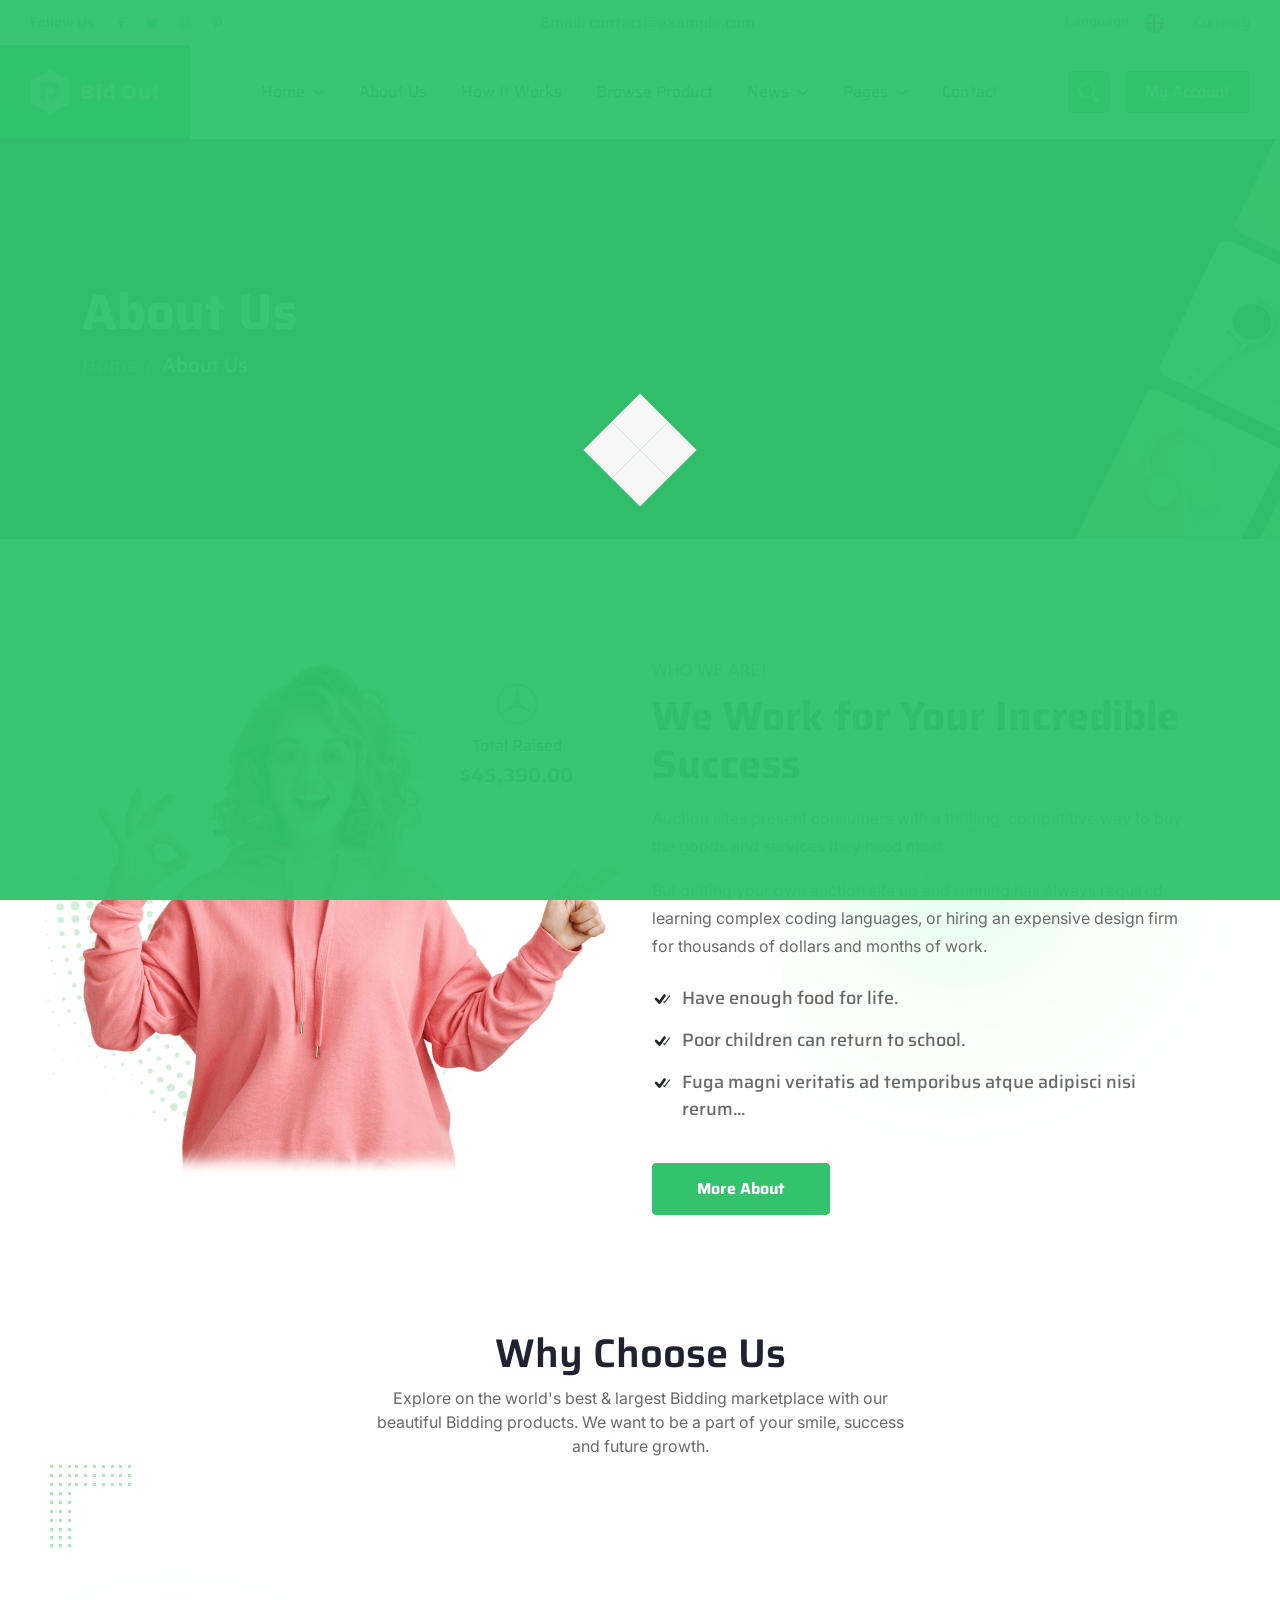
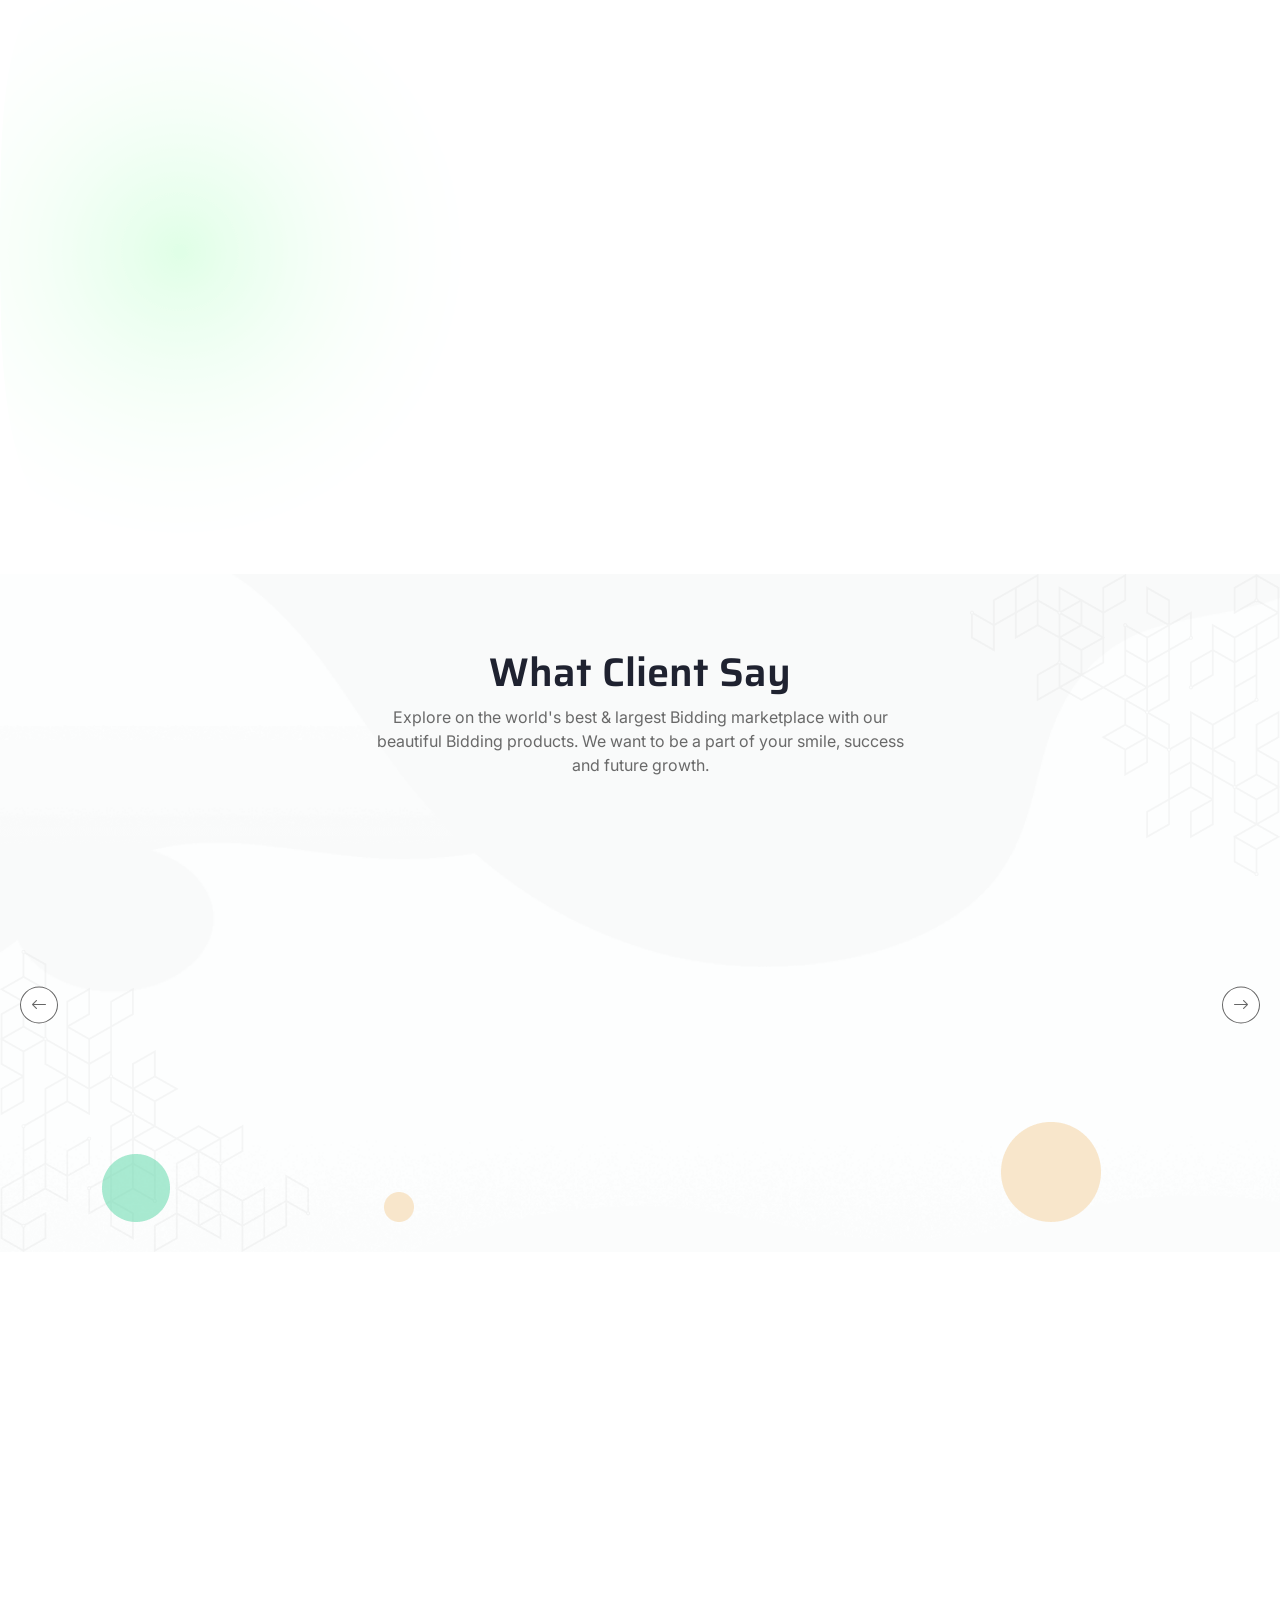
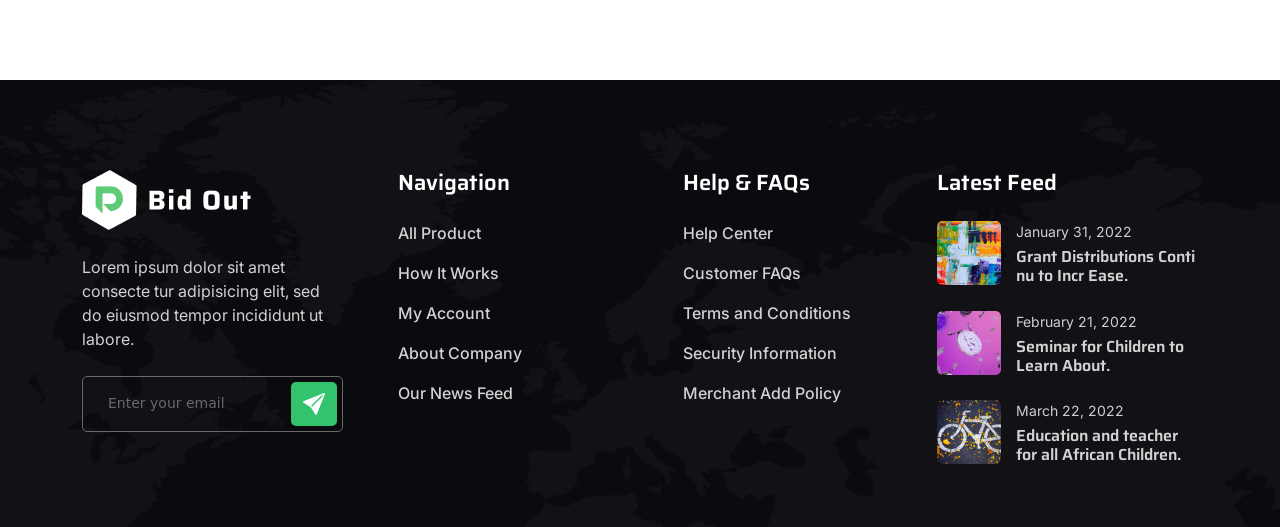
<file: Raw-HTML/about.html>
<!DOCTYPE html>
<html lang="en">

    <head>
        <meta charset="UTF-8">
        <meta http-equiv="X-UA-Compatible" content="IE=edge">
        <meta name="viewport" content="width=device-width, initial-scale=1.0">
        <title>Bidout - Auction and Bidding HTML Template</title>
        <link rel="icon" href="assets/images/bg/sm-logo.png" type="image/gif" sizes="20x20">
    
        <link rel="stylesheet" href="assets/css/animate.css">
        <!-- css file link -->
        <link rel="stylesheet" href="assets/css/all.css">
    
        <!-- bootstrap 5 -->
        <link rel="stylesheet" href="assets/css/bootstrap.min.css">
    
        <!-- box-icon -->
        <link rel="stylesheet" href="assets/css/boxicons.min.css">
    
        <!-- bootstrap icon -->
        <link rel="stylesheet" href="assets/css/bootstrap-icons.css">
    
        <!-- jquery ui -->
        <link rel="stylesheet" href="assets/css/jquery-ui.css">
    
        <!-- swiper-slide -->
        <link rel="stylesheet" href="assets/css/swiper-bundle.min.css">

        <!-- slick-slide -->
        <link rel="stylesheet" href="assets/css/slick-theme.css">
        <link rel="stylesheet" href="assets/css/slick.css">
    
        <!-- select 2 -->
        <link rel="stylesheet" href="assets/css/nice-select.css">
    
        <!-- animate css -->
        <link rel="stylesheet" href="assets/css/magnific-popup.css">
    
        <!-- odometer css -->
        <link rel="stylesheet" href="assets/css/odometer.css">
    
        <!-- style css -->
        <link rel="stylesheet" href="assets/css/style.css">
    </head>

<body>
    <!-- preloader -->
    <div class="preloader">
        <div class="loader">
            <span></span>
            <span></span>
            <span></span>
            <span></span>
        </div>
    </div>

    <!-- scroll-btn -->
    <!-- <div class="scroll-btn">
        <i class='bx bxs-up-arrow-circle'></i>
    </div> -->

    <!-- search area -->
    <div class="mobile-search">
        <div class="container">
            <div class="row d-flex justify-content-center">
                <div class="col-md-11">
                    <label>What are you lookking for?</label>
                    <input type="text" placeholder="Search Products, Category, Brand">
                </div>
                <div class="col-1 d-flex justify-content-end align-items-center">
                    <div class="search-cross-btn">
                        <i class="bi bi-x"></i>
                    </div>
                </div>
            </div>
        </div>
    </div>

    <!-- ========== topbar ============= -->
    <div class="topbar">
        <div class="topbar-left d-flex flex-row align-items-center">
            <h6>Follow Us</h6>
            <ul class="topbar-social-list gap-2">
                <li><a href="https://www.facebook.com/"><i class='bx bxl-facebook'></i></a></li>
                <li><a href="https://www.twitter.com/"><i class='bx bxl-twitter'></i></a></li>
                <li><a href="https://www.instagram.com/"><i class='bx bxl-instagram'></i></a></li>
                <li><a href="https://www.pinterest.com/"><i class='bx bxl-pinterest-alt'></i></a></li>
            </ul>
        </div>
        <div class="email-area">
            <h6>Email: <a href="mailto:contact@example.com">contact@example.com</a></h6>
        </div>
        <div class="topbar-right">
            <ul class="topbar-right-list">
                <li><span>Language</span><img src="assets/images/icons/flag-eng.png" alt="image">
                    <ul class="topbar-sublist">
                        <li><span>Germeny</span><img src="assets/images/icons/flag-germeny.svg" alt="image"></li>
                        <li> <span>French</span><img src="assets/images/icons/flag-french.svg" alt="image"></li>
                        <li><span>Bengali</span><img src="assets/images/icons/flag-bangla.svg" alt="image"></li>
                    </ul>
                </li>
                 <li>Currency
                   <ul class="topbar-sublist">
                        <li><a href="login.html"><i class="bi bi-currency-dollar"></i>Usd</a></li>
                        <li><a href="register.html"><i class="bi bi-currency-euro"></i>Euro</a></li>
                        <li><a href="register.html"><i class="bi bi-currency-pound"></i>Pound</a></li>
                    </ul>
                </li>
            </ul>
        </div>
    </div>

    <!-- ========== header============= -->

    <header class="header-area style-1">
        <div class="header-logo">
            <a href="index.html"><img alt="image" src="assets/images/bg/header-logo.png" ></a>
        </div>
        <div class="main-menu">
            <div class="mobile-logo-area d-lg-none d-flex justify-content-between align-items-center">
                <div class="mobile-logo-wrap ">
                    <a href="index.html"><img alt="image" src="assets/images/bg/header-logo.png" ></a>

                </div>
                <div class="menu-close-btn">
                    <i class="bi bi-x-lg"></i>
                </div>
            </div>
            <ul class="menu-list">
                <li class="menu-item-has-children">
                    <a href="#" class="drop-down">Home</a><i class='bx bx-plus dropdown-icon'></i>
                    <ul class="submenu">
                        <li><a href="index.html">Home 1</a></li>
                        <li><a href="index2.html">Home 2</a></li>
                        <li><a href="index3.html">Home 3</a></li>
                    </ul>
                </li>
                <li>
                    <a href="about.html">About Us</a>
                </li>
                <li>
                    <a href="how-works.html">How It Works</a>
                </li>
                <li>
                    <a href="live-auction.html">Browse Product</a>
                </li>
                <li class="menu-item-has-children">
                    <a href="#">News</a><i class='bx bx-plus dropdown-icon'></i>
                    <ul class="submenu">
                        <li><a href="blog.html">Blog</a></li>
                        <li><a href="blog-details.html">Blog Details</a></li>
                    </ul>
                </li>
                <li class="menu-item-has-children">
                    <a href="#" class="drop-down">Pages</a><i class='bx bx-plus dropdown-icon'></i>
                    <ul class="submenu">
                        <li><a href="auction-details.html">Auction Details</a></li>
                        <li><a href="faq.html">Faq</a></li>
                        <li><a href="dashboard.html">Dashboard</a></li>
                        <li><a href="login.html">Login</a></li>
                        <li><a href="signup.html">Sign Up</a></li>
                        <li><a href="404.html">404</a></li>
                    </ul>
                </li>
                <li><a href="contact.html">Contact</a></li>
            </ul>
            <!-- mobile-search-area -->
            <div class="d-lg-none d-block">
                <form class="mobile-menu-form">
                    <div class="input-with-btn d-flex flex-column">
                        <input type="text" placeholder="Search here...">
                        <button type="submit" class="eg-btn btn--primary btn--sm">Search</button>
                    </div>
                </form>

            </div>
        </div>
        <div class="nav-right d-flex align-items-center">
            <div class="hotline d-xxl-flex d-none">
                <div class="hotline-icon">
                    <img alt="image" src="assets/images/icons/header-phone.svg" >
                </div>
                <div class="hotline-info">
                    <span>Click To Call</span>
                    <h6><a href="tel:347-274-8816">+347-274-8816</a></h6>
                </div>
            </div>
            <div class="search-btn">
                <i class="bi bi-search"></i>
            </div>
             <div class="eg-btn btn--primary header-btn">
                <a href="dashboard.html">My Account</a>
            </div>
            <div class="mobile-menu-btn d-lg-none d-block">
                <i class='bx bx-menu'></i>
            </div>
        </div>
    </header>

    <!-- ========== header end============= -->

    <!-- ========== inner-page-banner start ============= -->

    <div class="inner-banner">
        <div class="container">
            <h2 class="inner-banner-title wow fadeInLeft" data-wow-duration="1.5s" data-wow-delay=".2s">About Us</h2>
            <nav aria-label="breadcrumb">
                <ol class="breadcrumb">
                  <li class="breadcrumb-item"><a href="index.html">Home</a></li>
                  <li class="breadcrumb-item active" aria-current="page">About Us</li>
                </ol>
              </nav>
        </div>
    </div>

    <!-- ========== inner-page-banner end ============= -->

    <div class="about-section pt-120 pb-120">
        <img src="assets/images/bg/section-bg.png" class="img-fluid section-bg-top" alt="section-bg">
        <div class="container">
            <div class="row d-flex justify-content-center g-4">
                <div class="col-lg-6 col-md-10">
                    <div class="about-img-area">
                        <div class="total-tag">
                            <img src="assets/images/bg/total-tag.png" alt="">
                            <h6>Total Raised</h6>
                            <h5>$45,390.00</h5>
                        </div>
                        <img src="assets/images/bg/about-img.png" class="img-fluid about-img wow fadeInUp" data-wow-duration="1.5s" data-wow-delay=".2s" alt="about-img">
                        <img src="assets/images/bg/about-linear.png" class="img-fluid about-linear" alt="">
                        <img src="assets/images/bg/about-vector.png" class="img-fluid about-vector" alt="">
                    </div>
                </div>
                <div class="col-lg-6 col-md-10">
                    <div class="about-content wow fadeInDown" data-wow-duration="1.5s" data-wow-delay=".2s">
                        <span>Who we are!</span>
                        <h2>We Work for Your Incredible Success</h2>
                        <p class="para">Auction sites present consumers with a thrilling, competitive way to buy the goods and services they need most.</p>
                        <p class="para">But getting your own auction site up and running has always required learning complex coding languages, or hiring an expensive design firm for thousands of dollars and months of work.</p>
                        <ul class="about-list">
                            <li><a href="#">Have enough food for life.</a></li>
                            <li><a href="#">Poor children can return to school.</a></li>
                            <li><a href="#">Fuga magni veritatis ad temporibus atque adipisci nisi rerum...</a></li>
                        </ul>
                        <a href="#choose-us" class="eg-btn btn--primary btn--md">More About</a>
                    </div>
                </div>
            </div>
        </div>
    </div>

      <!-- ===============  Choose-us start=============== -->

      <div class="choose-us-section pb-120" id="choose-us">
        <img src="assets/images/bg/section-bg.png" class="section-bg-bottom" alt=""> 
        <div class="container position-relative">
            <img src="assets/images/bg/angle-vector.png" class="img-fluid angle-vector" alt="">
            <div class="row d-flex justify-content-center">
                <div class="col-sm-12 col-md-10 col-lg-8 col-xl-6">
                    <div class="section-title1">
                        <h2>Why Choose Us</h2>
                        <p class="mb-0">Explore on the world's best & largest Bidding marketplace with our beautiful Bidding
                            products. We want to be a part of your smile, success and future growth.</p>
                    </div>
                </div>
            </div>
            <div class="row d-flex justify-content-center g-4">
                <div class="col-lg-4 col-md-6 col-sm-10">
                    <div class="single-feature hover-border1 wow fadeInDown" data-wow-duration="1.5s" data-wow-delay=".2s">
                        <span class="sn">01</span>
                        <div class="icon">
                            <svg width="68" height="68" viewBox="0 0 68 68" xmlns="http://www.w3.org/2000/svg">
                                <path d="M16.1145 48.0982C16.1114 48.0982 16.1082 48.0982 16.1034 48.0982C15.58 48.0919 15.1594 47.6633 15.1641 47.1399C15.1989 43.917 17.8904 41.2935 20.2657 38.9799C21.9957 37.2941 23.7843 35.5498 23.6103 34.299C23.362 32.5151 21.5181 31.4034 19.5651 30.2253C19.3232 30.0798 19.0812 29.9343 18.8424 29.7872C18.3965 29.5121 18.2573 28.927 18.5325 28.481C18.8076 28.0351 19.3912 27.8959 19.8387 28.1711C20.0727 28.315 20.3084 28.4573 20.5456 28.6012C22.6884 29.8932 25.1174 31.3591 25.4906 34.038C25.7974 36.2409 23.7542 38.2319 21.5909 40.3399C19.4797 42.3973 17.0887 44.7283 17.0618 47.162C17.057 47.6807 16.6332 48.0982 16.1145 48.0982Z"/>
                                <path d="M32.8288 58.4831C27.6782 58.4831 22.8865 56.8353 19.0184 53.6757C18.4744 53.2313 17.9795 52.7758 17.5477 52.3236C17.1856 51.944 17.1998 51.3431 17.5794 50.9826C17.9589 50.6204 18.5598 50.6346 18.9204 51.0142C19.2983 51.4111 19.7364 51.8112 20.2203 52.2081C24.7352 55.8959 30.6575 57.3224 36.8977 56.2249C43.1901 55.1179 49.0444 51.5835 53.3837 46.2716C62.306 35.3505 61.9486 20.2402 52.5867 12.591C44.2164 5.75306 31.0497 7.12887 21.9598 15.7902C21.5803 16.1523 20.9794 16.1365 20.6188 15.7585C20.2567 15.379 20.2725 14.7781 20.652 14.4175C25.3598 9.93269 31.2774 7.10673 37.3152 6.46311C43.4573 5.80841 49.3085 7.46255 53.7902 11.1235C63.9633 19.4353 64.4409 35.7411 54.856 47.4734C50.2304 53.1364 43.9697 56.9096 37.2298 58.0957C35.7417 58.3534 34.271 58.4831 32.8288 58.4831Z"/>
                                <path d="M47.5548 39.5697C46.2533 39.5697 44.9423 39.1379 43.8575 38.2524C41.3589 36.2108 40.9873 32.5182 43.0288 30.0196C45.0704 27.521 48.763 27.1494 51.2616 29.191C53.7602 31.2325 54.1318 34.9251 52.0902 37.4237C50.9358 38.8359 49.2516 39.5697 47.5548 39.5697ZM45.0578 36.7817C46.7451 38.1606 49.2421 37.9092 50.6211 36.2219C52.0001 34.5345 51.7487 32.0391 50.0613 30.6585C48.374 29.2795 45.8769 29.531 44.498 31.2183C43.119 32.9072 43.3704 35.4027 45.0578 36.7817Z"/>
                                <path d="M33.5093 52.2602C31.9833 52.2602 30.5173 51.74 29.3202 50.7611C27.946 49.6383 27.092 48.049 26.9133 46.2826C26.7346 44.5177 27.2565 42.7893 28.3777 41.415C30.6944 38.578 34.8867 38.1574 37.7237 40.4741C39.098 41.5969 39.9519 43.1862 40.1306 44.9526C40.3077 46.7175 39.7874 48.4459 38.6662 49.8202C37.5434 51.1944 35.9541 52.0483 34.1877 52.227C33.96 52.2492 33.7339 52.2602 33.5093 52.2602ZM33.5251 40.8758C32.1493 40.8758 30.783 41.4704 29.8468 42.6169C29.045 43.5989 28.6734 44.8324 28.7999 46.0944C28.9264 47.3548 29.5368 48.4918 30.5189 49.2935C31.5009 50.0953 32.7344 50.4669 33.9964 50.3404C35.2567 50.2139 36.3938 49.6035 37.194 48.6215C37.9957 47.6394 38.3673 46.4059 38.2408 45.144C38.1143 43.8836 37.5039 42.7466 36.5219 41.9448C35.6442 41.2253 34.5815 40.8758 33.5251 40.8758Z"/>
                                <path d="M44.4198 23.7873C43.2939 23.7873 42.1616 23.4141 41.2238 22.6471C39.0637 20.8823 38.741 17.6879 40.5059 15.5261C42.2707 13.3659 45.4651 13.0433 47.6269 14.8081C49.7871 16.573 50.1097 19.7674 48.3449 21.9292C47.3438 23.1547 45.8874 23.7873 44.4198 23.7873ZM44.4277 15.5688C43.5105 15.5688 42.5997 15.9641 41.975 16.7295C40.8712 18.08 41.072 20.0758 42.4225 21.1796C43.773 22.2834 45.7688 22.0826 46.8726 20.732C47.9764 19.3815 47.7756 17.3858 46.425 16.282C45.8384 15.8012 45.1315 15.5688 44.4277 15.5688Z"/>
                                <path d="M28.9452 26.2243C27.9647 26.2243 27.0206 25.889 26.252 25.2612C25.3696 24.5401 24.8193 23.5169 24.7054 22.3831C24.5916 21.2476 24.9253 20.1375 25.648 19.2535C27.1376 17.4301 29.8323 17.1581 31.6557 18.6478C32.5381 19.3689 33.0884 20.3921 33.2023 21.5259C33.3161 22.6614 32.9825 23.7715 32.2598 24.6555C31.5386 25.5379 30.5155 26.0883 29.3816 26.2021C29.2361 26.2179 29.0906 26.2243 28.9452 26.2243ZM28.9562 19.584C28.2683 19.584 27.5852 19.8813 27.1171 20.4538C26.7154 20.944 26.5304 21.5623 26.5936 22.1917C26.6569 22.8227 26.9621 23.3904 27.4523 23.7905C27.9426 24.1922 28.5593 24.3772 29.1903 24.3139C29.8212 24.2507 30.389 23.9455 30.7891 23.4552C31.1907 22.965 31.3758 22.3467 31.3125 21.7173C31.2492 21.0863 30.944 20.5186 30.4538 20.1185C30.0142 19.7579 29.4828 19.584 28.9562 19.584Z"/>
                                <path d="M15.2209 47.5067C15.1228 47.5067 15.0232 47.4909 14.9236 47.4593C14.4254 47.2948 14.155 46.7587 14.3195 46.2606C14.952 44.3407 15.6083 41.9623 16.2709 39.1917C17.1265 35.6162 17.9551 31.5077 18.6699 27.3091C19.6915 21.2903 20.411 15.4676 20.6957 10.9164C20.9566 6.73042 20.7842 4.77898 20.615 3.89814C20.1643 4.67302 19.3578 6.45842 18.2224 10.4957C16.9889 14.8857 15.7459 20.6182 14.7227 26.6386C13.4228 34.2862 12.6163 41.6587 12.5657 46.3586C12.5594 46.8789 12.1356 47.2964 11.6169 47.2964C11.6137 47.2964 11.6106 47.2964 11.6058 47.2964C11.0824 47.29 10.6617 46.8615 10.668 46.3365C10.7218 41.4705 11.5172 34.1755 12.8519 26.3192C13.9716 19.7311 15.3284 13.5826 16.6758 9.00763C17.3399 6.75256 17.9678 4.99088 18.545 3.76847C19.1253 2.53814 19.8749 1.30782 21.0214 1.50233C22.1679 1.69842 22.4684 3.10744 22.6123 4.45954C22.7546 5.80214 22.7657 7.67451 22.6487 10.0213C22.4099 14.7845 21.6619 21.0357 20.5423 27.6254C19.8212 31.8651 18.983 36.0163 18.118 39.6313C17.4427 42.4526 16.7722 44.8816 16.1223 46.852C15.991 47.2537 15.621 47.5067 15.2209 47.5067Z"/>
                                <path d="M13.2958 66.5135C13.2373 66.5135 13.1787 66.5088 13.1218 66.4977C10.8794 66.0786 8.91372 63.9849 7.58693 60.5991C6.44674 57.6925 5.98814 54.2545 6.38823 51.6247C6.7219 49.4281 7.91428 47.4814 9.65856 46.2843C11.1261 45.277 12.804 44.9132 14.3838 45.2611C17.8533 46.025 19.9155 50.0955 18.9809 54.3352C18.6013 56.0558 17.7933 57.3715 16.9377 58.7647C15.8102 60.6007 14.6447 62.4984 14.2367 65.6865C14.2035 65.9458 14.0659 66.1799 13.854 66.3333C13.6895 66.4519 13.495 66.5135 13.2958 66.5135ZM13.2009 47.0292C12.3691 47.0292 11.5151 47.3091 10.7307 47.8467C9.41818 48.7481 8.51837 50.2283 8.26218 51.9093C7.90953 54.2277 8.32702 57.2924 9.35176 59.9065C10.201 62.073 11.3301 63.6085 12.5399 64.2869C13.1107 61.3692 14.2762 59.47 15.32 57.7716C16.1233 56.4638 16.816 55.3346 17.1275 53.9272C17.836 50.7091 16.4222 47.6538 13.9758 47.1145C13.7212 47.0576 13.4618 47.0292 13.2009 47.0292Z"/>
                                <path d="M17.1971 40.3618C17.1401 40.3618 17.0816 40.3571 17.0231 40.346L11.9864 39.4114C11.4708 39.3165 11.1308 38.82 11.2273 38.306C11.3238 37.7921 11.8187 37.4505 12.3327 37.5454L17.3694 38.48C17.885 38.5749 18.225 39.0714 18.1285 39.5854C18.0447 40.0424 17.6462 40.3618 17.1971 40.3618Z"/>
                            </svg>
                        </div>
                        <div class="content">
                            <h5><a href="#">High Quality Products</a></h5>
                            <p class="para">Voluptate aut blanditiis accusantium offic expedita dolorem inventore </p>
                        </div>
                    </div>
                </div>
                <div class="col-lg-4 col-md-6 col-sm-10">
                    <div class="single-feature hover-border1 wow fadeInDown" data-wow-duration="1.5s" data-wow-delay=".4s">
                        <span class="sn">02</span>
                        <div class="icon">
                            <svg width="68" height="68" viewBox="0 0 68 68" xmlns="http://www.w3.org/2000/svg">
                                <path d="M41.2684 48.1614C41.0249 48.1614 40.783 48.0681 40.5979 47.8831C40.2532 47.5384 40.2295 46.9928 40.5284 46.6196C40.5473 46.3096 40.2405 45.1457 38.5738 42.7578C37.0604 40.5897 34.8622 38.031 32.3858 35.5561C29.9093 33.0797 27.3522 30.8831 25.1841 29.3681C22.7962 27.7014 21.6339 27.3946 21.3223 27.4135C20.9507 27.7124 20.4035 27.6887 20.0588 27.344C19.6887 26.9739 19.6887 26.373 20.0588 26.0014C21.0155 25.0446 22.8136 25.5 25.7186 27.4357C28.097 29.0202 30.9419 31.4271 33.7284 34.2135C36.5148 37 38.9217 39.8449 40.5062 42.2233C42.4418 45.1283 42.8973 46.9264 41.9405 47.8831C41.7539 48.0697 41.5104 48.1614 41.2684 48.1614Z"/>
                                <path d="M51.1438 49.2178C50.6203 49.2178 50.1949 48.7924 50.1949 48.2689C50.1949 43.773 47.5445 41.6334 45.3211 40.6292C40.8884 38.6287 35.14 39.5776 32.7521 41.6824C32.3584 42.0287 31.759 41.9908 31.4127 41.5986C31.0664 41.2048 31.1043 40.6055 31.4965 40.2592C34.7305 37.4079 41.4182 36.7848 46.1007 38.8992C49.964 40.6434 52.0926 43.9707 52.0926 48.2689C52.0926 48.7924 51.6672 49.2178 51.1438 49.2178Z"/>
                                <path d="M27.0026 37.7952C26.8429 37.7952 26.68 37.7541 26.5314 37.6687C26.0775 37.4077 25.921 36.8274 26.1819 36.3735C28.4306 32.4595 28.1381 24.2189 24.1198 18.6508C22.0813 15.8264 18.3334 12.7285 12.049 14.0078C11.535 14.1122 11.0337 13.7817 10.9293 13.2677C10.825 12.7538 11.1571 12.2525 11.6694 12.1481C17.3466 10.9921 22.3154 12.9072 25.6585 17.5391C29.7432 23.1989 30.7363 32.2571 27.8266 37.3192C27.651 37.6244 27.3316 37.7952 27.0026 37.7952Z"/>
                                <path d="M41.269 48.1614C41.0254 48.1614 40.7835 48.0697 40.5984 47.8831C40.2284 47.5131 40.2268 46.9121 40.5984 46.5421L40.6 46.5405C40.9701 46.1704 41.571 46.1704 41.9426 46.5405C42.3127 46.9105 42.3127 47.5115 41.9426 47.8831C41.756 48.0681 41.5125 48.1614 41.269 48.1614Z"/>
                                <path d="M20.726 27.6192C20.4825 27.6192 20.2405 27.5275 20.0555 27.3409C19.6854 26.9708 19.6838 26.3699 20.0555 25.9998L20.0571 25.9982C20.4271 25.6282 21.028 25.6282 21.3997 25.9982C21.7697 26.3683 21.7697 26.9692 21.3997 27.3409C21.2115 27.5275 20.9679 27.6192 20.726 27.6192Z"/>
                                <path d="M41.9368 46.542C41.5921 46.1973 41.0497 46.1736 40.678 46.4693C40.667 46.4693 40.6559 46.4709 40.6448 46.4725C40.3017 46.474 39.1362 46.1419 36.8115 44.5179C34.6434 43.0045 32.0847 40.8063 29.6098 38.3299C27.135 35.8534 24.9368 33.2963 23.4218 31.1282C21.7977 28.8004 21.4656 27.638 21.4672 27.2933C21.4688 27.2822 21.4688 27.2727 21.4704 27.2617C21.7661 26.89 21.7424 26.346 21.3976 26.0029C21.0276 25.6328 20.4267 25.6328 20.055 26.0029C19.7909 26.267 19.6391 26.5975 19.5917 26.996L8.25308 57.0346C7.96369 57.8 8.14396 58.6366 8.72276 59.2153C9.11969 59.6123 9.63522 59.821 10.1682 59.821C10.4133 59.821 10.6615 59.7767 10.9035 59.685L40.9342 48.3527C41.3375 48.3069 41.6696 48.1519 41.9368 47.8846C42.3069 47.513 42.3069 46.9121 41.9368 46.542ZM10.233 57.9091C10.2093 57.9186 10.1365 57.9455 10.0654 57.8727C9.99262 57.8 10.0195 57.7288 10.029 57.7051L20.482 30.0054C20.7556 30.513 21.0893 31.0633 21.4878 31.6627C23.0723 34.0411 25.4792 36.886 28.2656 39.6725C31.0521 42.4589 33.897 44.8658 36.2754 46.4503C36.8732 46.8488 37.4235 47.1841 37.9296 47.4577L10.233 57.9091Z"/>
                                <path d="M39.5776 32.0832C39.3531 32.0832 39.1269 32.0041 38.9451 31.8412C38.5545 31.4917 38.5213 30.8924 38.8707 30.5018C40.0014 29.2367 41.5923 29.5498 42.7531 29.7775C43.9027 30.0036 44.4863 30.0653 44.8563 29.651C45.2264 29.2367 45.0999 28.6658 44.7472 27.5477C44.3914 26.4186 43.9027 24.872 45.0334 23.6085C46.1641 22.345 47.755 22.6565 48.9158 22.8858C50.0654 23.1119 50.649 23.1736 51.0174 22.7593C51.3669 22.3687 51.9663 22.3355 52.3569 22.685C52.7475 23.0344 52.7807 23.6338 52.4312 24.0244C51.3005 25.2879 49.7096 24.9764 48.5489 24.7471C47.3992 24.521 46.8157 24.4593 46.4472 24.8736C46.0772 25.2879 46.2037 25.8588 46.5563 26.9769C46.9121 28.106 47.4008 29.6526 46.2701 30.9161C45.1394 32.1796 43.5485 31.8681 42.3878 31.6404C41.2381 31.4143 40.6546 31.3526 40.2861 31.7669C40.0979 31.9756 39.8386 32.0832 39.5776 32.0832Z"/>
                                <path d="M35.4196 25.6519C34.9104 25.6519 34.4882 25.2471 34.4724 24.7331C34.417 23.0379 35.7849 22.1665 36.7828 21.5292C37.7712 20.8982 38.2345 20.5409 38.2171 19.9858C38.1997 19.4307 37.7127 19.1049 36.6863 18.5388C35.6489 17.9679 34.2289 17.1867 34.1735 15.4915C34.1182 13.7962 35.4861 12.9248 36.4839 12.2875C37.4723 11.6566 37.9356 11.2992 37.9182 10.7457C37.9008 10.2222 38.312 9.7842 38.8355 9.7668C39.3573 9.75099 39.7969 10.1606 39.8143 10.684C39.8697 12.3793 38.5018 13.2506 37.5039 13.8879C36.5155 14.5189 36.0522 14.8763 36.0696 15.4298C36.087 15.9848 36.5741 16.3122 37.6004 16.8768C38.6378 17.4476 40.0579 18.2289 40.1132 19.9241C40.1686 21.6194 38.8007 22.4907 37.8028 23.128C36.8144 23.759 36.3511 24.1164 36.3685 24.6715C36.3859 25.1949 35.9747 25.6329 35.4513 25.6503C35.4402 25.6503 35.4291 25.6519 35.4196 25.6519Z"/>
                                <path d="M28.1782 12.0138C28.0137 12.0138 27.8461 11.9711 27.6942 11.881C27.2436 11.6137 27.0965 11.0302 27.3637 10.5811L28.515 8.64542C28.7822 8.19472 29.3658 8.04765 29.8149 8.31491C30.2656 8.58217 30.4127 9.1657 30.1454 9.61482L28.9942 11.5505C28.817 11.8478 28.5023 12.0138 28.1782 12.0138Z"/>
                                <path d="M48.3454 58.3107C48.0243 58.3107 47.7112 58.1478 47.5325 57.8537C47.2605 57.4061 47.4028 56.8226 47.852 56.5506L50.2715 55.0831C50.719 54.8111 51.3026 54.9534 51.5746 55.4025C51.8466 55.85 51.7042 56.4336 51.2551 56.7056L48.8356 58.1731C48.6822 58.2664 48.513 58.3107 48.3454 58.3107Z"/>
                                <path d="M57.8539 47.2425C57.6895 47.2425 57.5218 47.1998 57.37 47.1097C56.9193 46.8424 56.7723 46.2589 57.0395 45.8098L58.1908 43.8742C58.458 43.4235 59.04 43.2764 59.4907 43.5437C59.9414 43.8109 60.0884 44.3945 59.8212 44.8436L58.6699 46.7792C58.4928 47.0765 58.1765 47.2425 57.8539 47.2425Z"/>
                                <path d="M8.99492 37.4963C8.75139 37.4963 8.50943 37.403 8.32441 37.218C7.95436 36.8479 7.95436 36.247 8.32441 35.8754L9.91688 34.2829C10.2869 33.9129 10.8879 33.9129 11.2595 34.2829C11.6295 34.653 11.6295 35.2539 11.2595 35.6255L9.66702 37.218C9.48041 37.403 9.23846 37.4963 8.99492 37.4963Z"/>
                                <path d="M53.4702 14.1502C53.2267 14.1502 52.9847 14.0569 52.7997 13.8719L51.2072 12.281C50.8372 11.911 50.8372 11.3101 51.2072 10.9384C51.5773 10.5684 52.1782 10.5684 52.5498 10.9384L54.1423 12.5309C54.5123 12.9009 54.5123 13.5019 54.1423 13.8735C53.9557 14.0585 53.7137 14.1502 53.4702 14.1502Z"/>
                                <path d="M33.8293 58.3154C33.4482 58.3154 33.0892 58.0845 32.9437 57.7081L32.1309 55.608C31.9411 55.1194 32.1846 54.5691 32.6733 54.3809C33.1619 54.1911 33.7123 54.4346 33.9005 54.9233L34.7133 57.0234C34.9031 57.512 34.6595 58.0623 34.1709 58.2505C34.0586 58.2948 33.9432 58.3154 33.8293 58.3154Z"/>
                                <path d="M15.1 23.7936C14.8802 23.7936 14.6604 23.7177 14.4817 23.5643L12.7753 22.0951C12.3784 21.7536 12.3325 21.1542 12.6757 20.7573C13.0173 20.3603 13.6166 20.3145 14.0136 20.6576L15.7199 22.1268C16.1168 22.4683 16.1627 23.0677 15.8195 23.4646C15.6329 23.6829 15.3672 23.7936 15.1 23.7936Z"/>
                                <path d="M55.3087 34.5043C54.8944 34.5043 54.5133 34.2307 54.3963 33.8117L53.7859 31.6436C53.6435 31.1391 53.9377 30.6157 54.4421 30.4734C54.9466 30.331 55.4701 30.6252 55.6124 31.1296L56.2228 33.2977C56.3651 33.8022 56.071 34.3256 55.5665 34.468C55.4811 34.4933 55.3941 34.5043 55.3087 34.5043Z"/>
                            </svg>
                        </div>
                        <div class="content">
                            <h5><a href="#">Creator’s Royalty</a></h5>
                            <p class="para">Voluptate aut blanditiis accusantium offic expedita dolorem inventore </p>
                        </div>
                    </div>
                </div>
                <div class="col-lg-4 col-md-6 col-sm-10">
                    <div class="single-feature hover-border1 wow fadeInDown" data-wow-duration="1.5s" data-wow-delay=".4s">
                        <span class="sn">03</span>
                        <div class="icon">
                            <svg width="68" height="68" viewBox="0 0 68 68" xmlns="http://www.w3.org/2000/svg">
                                <path d="M29.6543 22.72H15.8108C12.9706 22.72 10.6602 20.4096 10.6602 17.5694V17.0997C10.6602 14.2611 12.9706 11.9507 15.8108 11.9507H38.3978C41.238 11.9507 43.5484 14.2611 43.5484 17.0997V17.3401C43.5484 17.8635 43.123 18.2889 42.5996 18.2889C42.0762 18.2889 41.6508 17.8635 41.6508 17.3401V17.0997C41.6508 15.3064 40.1911 13.8484 38.3978 13.8484H15.8108C14.0175 13.8484 12.5578 15.3064 12.5578 17.0997V17.5694C12.5578 19.3627 14.0175 20.8223 15.8108 20.8223H29.6543C30.1777 20.8223 30.6031 21.2477 30.6031 21.7711C30.6031 22.2946 30.1777 22.72 29.6543 22.72Z"/>
                                <path d="M23.774 31.5916H11.485C8.64636 31.5916 6.33594 29.2811 6.33594 26.441V25.9729C6.33594 23.1327 8.64636 20.8223 11.485 20.8223H29.6536C30.1771 20.8223 30.6024 21.2477 30.6024 21.7711C30.6024 22.2945 30.1771 22.7199 29.6536 22.7199H11.485C9.69166 22.7199 8.23361 24.1796 8.23361 25.9729V26.441C8.23361 28.2343 9.69166 29.6939 11.485 29.6939H23.774C24.2974 29.6939 24.7228 30.1193 24.7228 30.6427C24.7228 31.1662 24.2974 31.5916 23.774 31.5916Z"/>
                                <path d="M23.2261 40.4631H18.0217C17.9632 40.4631 17.9031 40.4616 17.8446 40.46C15.0566 40.3683 12.8711 38.1069 12.8711 35.3125V34.8444C12.8711 32.0043 15.1815 29.6938 18.0217 29.6938H23.7717C24.2951 29.6938 24.7205 30.1192 24.7205 30.6427C24.7205 31.1661 24.2951 31.5915 23.7717 31.5915H18.0217C16.2284 31.5915 14.7688 33.0511 14.7688 34.8444V35.3125C14.7688 37.0774 16.1477 38.5054 17.9094 38.5623C17.949 38.5639 17.9853 38.5655 18.0217 38.5655H23.2261C23.7495 38.5655 24.1749 38.9909 24.1749 39.5143C24.1749 40.0378 23.7495 40.4631 23.2261 40.4631Z"/>
                                <path d="M27.3843 49.3316H11.485C8.64636 49.3316 6.33594 47.0211 6.33594 44.181V43.7129C6.33594 40.8727 8.64636 38.5623 11.485 38.5623H23.2268C23.7503 38.5623 24.1757 38.9877 24.1757 39.5111C24.1757 40.0345 23.7503 40.4599 23.2268 40.4599H11.485C9.69166 40.4599 8.23361 41.9196 8.23361 43.7129V44.181C8.23361 45.9743 9.69166 47.4339 11.485 47.4339H27.3843C27.9078 47.4339 28.3331 47.8593 28.3331 48.3827C28.3331 48.9062 27.9078 49.3316 27.3843 49.3316Z"/>
                                <path d="M41.8292 56.0493C30.8907 56.0493 21.9922 47.1508 21.9922 36.2123C21.9922 25.2738 30.8907 16.3752 41.8292 16.3752C52.7677 16.3752 61.6662 25.2738 61.6662 36.2123C61.6662 47.1508 52.7677 56.0493 41.8292 56.0493ZM41.8292 18.2713C31.9376 18.2713 23.8899 26.3191 23.8899 36.2107C23.8899 46.1023 31.9376 54.1501 41.8292 54.1501C51.7208 54.1501 59.7686 46.1023 59.7686 36.2107C59.7686 26.3191 51.7208 18.2713 41.8292 18.2713Z"/>
                                <path d="M41.8282 50.4703C33.9671 50.4703 27.5703 44.0736 27.5703 36.2124C27.5703 28.3513 33.9671 21.9546 41.8282 21.9546C49.6893 21.9546 56.086 28.3513 56.086 36.2124C56.086 44.0736 49.6893 50.4703 41.8282 50.4703ZM41.8282 23.8523C35.0124 23.8523 29.468 29.3966 29.468 36.2124C29.468 43.0283 35.0124 48.5726 41.8282 48.5726C48.644 48.5726 54.1884 43.0283 54.1884 36.2124C54.1884 29.3966 48.6424 23.8523 41.8282 23.8523Z"/>
                                <path d="M35.5909 37.3668H33.6442C33.1207 37.3668 32.6953 36.9414 32.6953 36.418C32.6953 35.8945 33.1207 35.4691 33.6442 35.4691H35.5909C35.8028 35.4691 36.0083 35.3932 36.1538 35.262C36.2234 35.1987 36.3404 35.0643 36.3404 34.8808C36.3404 34.5614 35.9973 34.291 35.5909 34.291H33.6442C33.1207 34.291 32.6953 33.8656 32.6953 33.3421C32.6953 32.8187 33.1207 32.3933 33.6442 32.3933H35.5909C37.0505 32.3933 38.2381 33.5082 38.2381 34.8808C38.2381 35.5593 37.9503 36.195 37.4269 36.6694C36.9303 37.1201 36.2788 37.3668 35.5909 37.3668Z"/>
                                <path d="M33.6442 40.03C33.1207 40.03 32.6953 39.6046 32.6953 39.0812V33.3439C32.6953 32.8204 33.1207 32.395 33.6442 32.395C34.1676 32.395 34.593 32.8204 34.593 33.3439V39.0812C34.593 39.6046 34.1692 40.03 33.6442 40.03Z"/>
                                <path d="M43.7683 40.0298H40.109C39.5856 40.0298 39.1602 39.6044 39.1602 39.0809V33.3436C39.1602 32.8202 39.5856 32.3948 40.109 32.3948C40.6324 32.3948 41.0578 32.8202 41.0578 33.3436V38.1321H43.7683C44.2918 38.1321 44.7172 38.5575 44.7172 39.0809C44.7172 39.6044 44.2918 40.0298 43.7683 40.0298Z"/>
                                <path d="M50.1661 40.0298C49.8514 40.0298 49.5494 39.8732 49.3707 39.598L47.3781 36.5396V39.0809C47.3781 39.6044 46.9527 40.0298 46.4293 40.0298C45.9059 40.0298 45.4805 39.6044 45.4805 39.0809V33.3436C45.4805 32.923 45.7572 32.5529 46.1589 32.4343C46.5621 32.3157 46.9954 32.4738 47.2248 32.8265L49.2173 35.8849V33.3436C49.2173 32.8202 49.6427 32.3948 50.1661 32.3948C50.6896 32.3948 51.115 32.8202 51.115 33.3436V39.0809C51.115 39.5016 50.8382 39.8716 50.4366 39.9902C50.3464 40.0171 50.2563 40.0298 50.1661 40.0298Z"/>
                            </svg>
                        </div>
                        <div class="content">
                            <h5><a href="#">Top Calss Product Price</a></h5>
                            <p class="para">Voluptate aut blanditiis accusantium offic expedita dolorem inventore </p>
                        </div>
                    </div>
                </div>
                <div class="col-lg-4 col-md-6 col-sm-10">
                    <div class="single-feature hover-border1 wow fadeInDown" data-wow-duration="1.5s" data-wow-delay=".8s">
                        <span class="sn">04</span>
                        <div class="icon">
                            <svg width="68" height="68" viewBox="0 0 68 68" xmlns="http://www.w3.org/2000/svg">
                                <path d="M35.1984 28.2928C35.1652 29.0677 34.5121 29.6687 33.7372 29.6355C32.9623 29.6022 32.363 28.9491 32.3946 28.1742C32.4278 27.3994 33.0809 26.7984 33.8558 26.8316C34.6307 26.8648 35.2316 27.518 35.1984 28.2928ZM38.3833 34.4382C38.2537 33.6743 38.7676 32.9501 39.5298 32.8188C40.2937 32.6891 41.0179 33.2031 41.1492 33.9653C41.2789 34.7291 40.7665 35.4534 40.0027 35.5847C39.2389 35.7159 38.513 35.202 38.3833 34.4382ZM29.2255 34.7892C28.6783 35.3364 27.7896 35.3364 27.2424 34.7892C26.6952 34.2421 26.6952 33.3533 27.2424 32.8062C27.7896 32.259 28.6783 32.259 29.2255 32.8062C29.7726 33.3533 29.7726 34.2421 29.2255 34.7892ZM35.1937 40.759C34.6465 41.3062 33.7577 41.3062 33.2106 40.759C32.6634 40.2118 32.6634 39.3231 33.2106 38.7759C33.7577 38.2288 34.6465 38.2288 35.1937 38.7759C35.7424 39.3231 35.7424 40.2103 35.1937 40.759Z"/>
                                <path d="M34.2047 42.1664C33.5642 42.1664 32.9617 41.9165 32.5078 41.4642C31.5732 40.5296 31.5732 39.0067 32.5078 38.0721C33.444 37.1359 34.9653 37.1375 35.9015 38.0721C36.8361 39.0083 36.8361 40.5296 35.9015 41.4658C35.4476 41.9165 34.8451 42.1664 34.2047 42.1664ZM34.2047 39.361C34.1003 39.361 33.9959 39.4005 33.9169 39.4796C33.7587 39.6377 33.7587 39.8955 33.9169 40.0536C34.0212 40.158 34.1414 40.1722 34.2047 40.1722C34.2679 40.1722 34.3881 40.1564 34.4925 40.0536C34.6506 39.8955 34.6506 39.6377 34.4925 39.478C34.4134 39.4005 34.309 39.361 34.2047 39.361ZM39.7633 36.603C39.2715 36.603 38.7907 36.4512 38.3811 36.1602C37.8577 35.7902 37.5114 35.2383 37.4038 34.6057C37.2963 33.9747 37.4402 33.339 37.8118 32.8156C38.1835 32.2921 38.7338 31.9458 39.3663 31.8383C39.9973 31.7307 40.6346 31.8746 41.1565 32.2463C41.6799 32.6163 42.0262 33.1682 42.1338 33.8008C42.2413 34.4317 42.0974 35.0675 41.7258 35.5909C41.3557 36.1143 40.8038 36.4607 40.1713 36.5682C40.0353 36.5903 39.8993 36.603 39.7633 36.603ZM39.7696 33.796C39.7475 33.796 39.7237 33.7976 39.7 33.8023C39.5561 33.8276 39.4739 33.9162 39.4375 33.9684C39.4011 34.0206 39.3442 34.1265 39.3679 34.272C39.3932 34.4159 39.4818 34.4997 39.534 34.5361C39.5846 34.5725 39.6921 34.6294 39.8376 34.6057C39.9815 34.5804 40.0653 34.4918 40.1017 34.4396C40.1381 34.389 40.195 34.2815 40.1713 34.136C40.1475 33.9905 40.0574 33.9083 40.0052 33.8719C39.9609 33.8403 39.8803 33.796 39.7696 33.796ZM28.2349 36.195C27.6197 36.195 27.0062 35.961 26.5381 35.4929C26.0842 35.039 25.8359 34.4365 25.8359 33.796C25.8359 33.1556 26.0858 32.553 26.5381 32.0992C27.4727 31.1646 28.9956 31.1646 29.9302 32.0992C30.8648 33.0338 30.8648 34.5567 29.9302 35.4913C29.4637 35.9609 28.8501 36.195 28.2349 36.195ZM28.2349 33.3912C28.1305 33.3912 28.0262 33.4307 27.9471 33.5098C27.8427 33.6142 27.8285 33.7343 27.8285 33.7976C27.8285 33.8609 27.8443 33.981 27.9471 34.0854C28.1052 34.2436 28.363 34.2436 28.5211 34.0854C28.6793 33.9273 28.6793 33.6695 28.5211 33.5098C28.4437 33.4307 28.3393 33.3912 28.2349 33.3912ZM33.8014 30.6332C33.7666 30.6332 33.7318 30.6332 33.6986 30.6316C33.0582 30.6048 32.4667 30.3296 32.0334 29.8583C31.6001 29.3871 31.3756 28.7735 31.4024 28.1346C31.4578 26.8126 32.5774 25.7815 33.901 25.8384C35.2231 25.8938 36.2526 27.015 36.1972 28.337C36.1703 28.9775 35.8952 29.5689 35.4239 30.0022C34.9764 30.4102 34.4039 30.6332 33.8014 30.6332ZM33.7983 27.8262C33.6623 27.8262 33.569 27.8927 33.5247 27.9338C33.4788 27.9765 33.3997 28.0698 33.3934 28.2153C33.3839 28.4398 33.5579 28.6296 33.7824 28.6391C33.9295 28.6454 34.0291 28.5742 34.075 28.5315C34.1209 28.4889 34.1999 28.3955 34.2063 28.2501C34.2126 28.103 34.1414 28.0034 34.0987 27.9575C34.056 27.9116 33.9627 27.8326 33.8172 27.8262C33.8109 27.8278 33.8046 27.8262 33.7983 27.8262Z"/>
                                <path d="M22.1692 56.8876C19.3369 56.8876 16.5047 55.8091 14.3476 53.6536C10.0352 49.3412 10.0352 42.3245 14.3476 38.0105L38.0132 14.3465C40.1022 12.2575 42.8792 11.1062 45.8348 11.1062C48.7888 11.1062 51.5674 12.2575 53.6564 14.3465C55.7454 16.4355 56.8967 19.2124 56.8967 22.1681C56.8967 25.1237 55.7454 27.9006 53.6564 29.9896L29.9892 53.6536C27.8338 55.8107 25.0015 56.8876 22.1692 56.8876ZM15.7567 52.2446C19.2927 55.7806 25.0458 55.7806 28.5818 52.2446L52.2458 28.5806C53.9584 26.868 54.9009 24.5908 54.9009 22.1681C54.9009 19.7454 53.9584 17.4682 52.2458 15.7555C50.5331 14.0429 48.2559 13.1003 45.8332 13.1003C43.4105 13.1003 41.1333 14.0429 39.4207 15.7555L15.7567 39.4211C12.2207 42.9555 12.2207 48.7086 15.7567 52.2446Z"/>
                                <path d="M17.4491 33.0923L14.3464 29.9896C10.0356 25.6772 10.0356 18.6589 14.3464 14.3465C16.4355 12.2575 19.2124 11.1062 22.168 11.1062C25.1237 11.1062 27.9006 12.2559 29.9896 14.3465L33.1224 17.4792L31.7133 18.8882L28.5806 15.7555C26.8679 14.0429 24.5907 13.0988 22.1664 13.0988C19.7437 13.0988 17.4681 14.0413 15.7539 15.7539C12.2195 19.2899 12.2195 25.043 15.7539 28.579L18.8566 31.6817L17.4491 33.0923Z"/>
                                <path d="M45.8351 56.8876C43.0028 56.8876 40.1705 55.8091 38.0151 53.6537L34.8555 50.4941L36.2645 49.085L39.4241 52.2447C42.9601 55.7807 48.7117 55.7807 52.2477 52.2447C55.7837 48.7087 55.7837 42.9571 52.2477 39.4211L49.2114 36.3849L50.6204 34.9758L53.6567 38.0121C57.9691 42.3246 57.9691 49.3412 53.6567 53.6537C51.4997 55.8091 48.6674 56.8876 45.8351 56.8876Z"/>
                            </svg>
                        </div>
                        <div class="content">
                            <h5><a href="#">Support Multiple Currency</a></h5>
                            <p class="para">Voluptate aut blanditiis accusantium offic expedita dolorem inventore </p>
                        </div>
                    </div>
                </div>
                <div class="col-lg-4 col-md-6 col-sm-10">
                    <div class="single-feature hover-border1 wow fadeInDown" data-wow-duration="1.5s" data-wow-delay="1s">
                        <span class="sn">05</span>
                        <div class="icon">
                            <svg width="68" height="68" viewBox="0 0 68 68" xmlns="http://www.w3.org/2000/svg">
                                <path d="M41.2516 24.4216C41.5489 23.9898 41.4414 23.4 41.0096 23.1011L36.5912 20.0474L36.5422 12.89C36.5391 12.3682 36.1152 11.9475 35.5934 11.9475C35.5918 11.9475 35.5886 11.9475 35.5871 11.9475C35.0636 11.9507 34.6414 12.3792 34.6445 12.9027L34.6967 20.5535C34.6983 20.8634 34.8517 21.1512 35.1063 21.3283L39.9311 24.6619C40.0956 24.7758 40.2838 24.8296 40.4704 24.8296C40.7709 24.8327 41.0666 24.6888 41.2516 24.4216Z"/>
                                <path d="M46.7642 47.5828C46.4906 47.1353 45.9055 46.9961 45.4595 47.2697L40.777 50.1384C40.3943 50.374 40.2282 50.8452 40.3801 51.2675L41.8697 55.4218C42.0089 55.8092 42.3742 56.0512 42.7632 56.0512C42.8692 56.0512 42.9783 56.0338 43.0843 55.9958C43.5777 55.8187 43.8338 55.2763 43.6567 54.7829L42.428 51.3544L46.4526 48.889C46.8986 48.6139 47.0393 48.0288 46.7642 47.5828Z"/>
                                <path d="M60.1414 42.7406C60.1493 42.7248 60.1557 42.7105 60.162 42.6947C60.1683 42.6789 60.1746 42.6615 60.181 42.6457C60.1857 42.6346 60.1905 42.6235 60.1936 42.6125C60.1936 42.6109 60.1952 42.6093 60.1952 42.6062C60.1999 42.5888 60.2047 42.5714 60.2094 42.554C60.2126 42.5413 60.2173 42.5271 60.2189 42.5144C60.2221 42.5018 60.2221 42.4891 60.2252 42.4765C60.2284 42.4575 60.2316 42.4401 60.2332 42.4211C60.2332 42.418 60.2332 42.4132 60.2332 42.4101C60.2411 42.3199 60.2347 42.2298 60.2173 42.1444V42.1428L58.1362 32.0155C57.7978 30.3709 56.5169 29.0915 54.8706 28.7563L47.9679 27.352V21.8646C47.9679 19.6965 46.7755 17.7213 44.8573 16.7092L36.0331 12.0599C35.682 11.8749 35.2519 11.9287 34.9577 12.1928L29.3612 17.2121C29.3343 17.2358 29.309 17.2611 29.2853 17.288L23.4214 23.884L15.0701 21.0375C14.7649 20.9331 14.428 20.9916 14.175 21.1909C13.922 21.3902 13.7876 21.7049 13.8192 22.0259L14.9167 33.5115L7.98702 41.719C7.98386 41.7222 7.98228 41.7253 7.98069 41.7285C7.94907 41.768 7.91902 41.8091 7.89372 41.8534C7.89055 41.8582 7.88897 41.8629 7.88581 41.8661C7.83679 41.9546 7.80042 42.0511 7.78144 42.1539C7.77986 42.1602 7.77828 42.1649 7.77828 42.1713C7.77037 42.2171 7.76562 42.2646 7.76562 42.3136C7.76562 42.3231 7.76562 42.3326 7.76562 42.3405C7.76562 42.3531 7.76562 42.3674 7.76562 42.38C7.76721 42.4148 7.77195 42.4496 7.77669 42.4844C7.77669 42.4875 7.77828 42.4923 7.77828 42.4955C7.78776 42.5445 7.80042 42.5935 7.81623 42.6394C7.81781 42.6425 7.81781 42.6441 7.81939 42.6473C7.83679 42.6963 7.85893 42.7437 7.88423 42.7896C7.88581 42.7928 7.88897 42.7975 7.89056 42.8007C7.91744 42.8465 7.94749 42.8892 7.98069 42.9303C7.98228 42.9319 7.98228 42.9335 7.98386 42.9351L18.6251 55.7048C18.6346 55.7159 18.644 55.7254 18.6535 55.7349C18.6646 55.7475 18.6757 55.7586 18.6867 55.7697C18.7057 55.7887 18.7263 55.8061 18.7453 55.8219C18.7547 55.8298 18.7642 55.8393 18.7737 55.8472C18.8038 55.8709 18.8338 55.8914 18.867 55.9104C18.8781 55.9168 18.8907 55.9231 18.9018 55.9294C18.9255 55.9421 18.9477 55.9531 18.9714 55.9642C18.984 55.9705 18.9983 55.9753 19.0109 55.98C19.0346 55.9895 19.0584 55.9974 19.0821 56.0053C19.0947 56.0101 19.109 56.0132 19.1232 56.0164C19.1485 56.0227 19.1754 56.0275 19.2007 56.0322C19.2133 56.0338 19.226 56.0369 19.2371 56.0385C19.2719 56.0433 19.3082 56.0448 19.3446 56.0464C19.3478 56.0464 19.3509 56.0464 19.3541 56.0464C19.3557 56.0464 19.3557 56.0464 19.3573 56.0464H42.7651C42.8346 56.0464 42.9042 56.0385 42.9722 56.0227L52.4733 53.8941C52.7136 53.8404 52.9224 53.6965 53.0584 53.4909L60.0813 42.8497C60.0861 42.8418 60.0908 42.8323 60.0972 42.8244C60.1066 42.8086 60.1177 42.7928 60.1256 42.7754C60.1304 42.7675 60.1351 42.7548 60.1414 42.7406ZM51.6841 52.1309L42.6591 54.1519H23.1115L34.4501 48.0367C34.9119 47.7884 35.0842 47.2128 34.8344 46.751C34.5861 46.2892 34.0105 46.1168 33.5487 46.3667L19.585 53.8973L10.6501 43.177L20.7663 42.6283L19.6261 47.8754C19.5154 48.3877 19.8396 48.8922 20.3519 49.0045C20.4199 49.0187 20.4879 49.0266 20.5544 49.0266C20.9908 49.0266 21.3846 48.723 21.4811 48.2786L22.8853 41.8139C22.9486 41.5245 22.8727 41.2224 22.6798 40.9979C22.4884 40.7733 22.2022 40.6515 21.9065 40.6658L10.8525 41.2651L16.623 34.4303C16.7875 34.2358 16.8666 33.9828 16.8428 33.7282L15.8466 23.3084L23.404 25.8845C23.7662 26.0078 24.1663 25.9019 24.4193 25.6172L30.6674 18.5895L35.7326 14.0462L43.9733 18.3887C45.2668 19.0702 46.0702 20.4018 46.0702 21.8646V27.5149L35.2835 32.3824C35.0447 32.49 34.8613 32.6924 34.7759 32.9407L32.6473 39.1619C32.4781 39.6584 32.7422 40.1977 33.2387 40.3669C33.3399 40.4017 33.4443 40.4191 33.5455 40.4191C33.9393 40.4191 34.3078 40.1708 34.4438 39.777L36.4395 33.9433L47.1313 29.12L54.4927 30.6176C55.3925 30.801 56.0915 31.5 56.2765 32.3982L58.0334 40.952L51.9767 39.0749C51.6952 38.9879 51.3884 39.0369 51.148 39.2062L47.2705 41.9483C46.8419 42.2503 46.7407 42.8434 47.0443 43.2703C47.2293 43.5313 47.5219 43.672 47.8192 43.672C48.009 43.672 48.2003 43.6151 48.3664 43.4981L51.8613 41.0263L57.7962 42.8671L51.6841 52.1309Z"/>
                            </svg>
                        </div>
                        <div class="content">
                            <h5><a href="#">Show All Bidders History</a></h5>
                            <p class="para">Voluptate aut blanditiis accusantium offic expedita dolorem inventore </p>
                        </div>
                    </div>
                </div>
                <div class="col-lg-4 col-md-6 col-sm-10">
                    <div class="single-feature hover-border1 wow fadeInDown" data-wow-duration="1.5s" data-wow-delay=".8s">
                        <span class="sn">06</span>
                        <div class="icon">
                            <svg width="68" height="68" viewBox="0 0 68 68" xmlns="http://www.w3.org/2000/svg">
                                <path d="M50.6467 29.3588C50.5138 29.3588 50.3778 29.3303 50.2498 29.2702L35.9239 22.6442C34.7015 22.078 33.2972 22.078 32.0748 22.6442L17.7489 29.2686C17.2729 29.4885 16.7099 29.2813 16.4901 28.8053C16.2703 28.3293 16.4775 27.7663 16.9535 27.5465L31.2793 20.9205C33.0094 20.1203 34.9925 20.1203 36.7209 20.9205L51.0468 27.5465C51.5228 27.7663 51.7299 28.3309 51.5101 28.8053C51.3488 29.1548 51.0057 29.3588 50.6467 29.3588Z"/>
                                <path d="M52.3012 46.7304C51.8521 46.2829 50.8289 44.4816 51.0345 37.4508C51.1515 33.4388 51.6101 29.7952 51.6307 29.6418C51.6355 29.6023 51.6386 29.5612 51.6386 29.5216C51.6386 25.3183 50.1363 21.2462 47.4068 18.0581C44.8355 15.0535 41.3279 13.0024 37.4804 12.2307L34.9043 4.16872C34.7794 3.77495 34.4125 3.50928 33.9997 3.50928C33.587 3.50928 33.2217 3.77653 33.0952 4.16872L30.5191 12.2323C26.6715 13.004 23.164 15.055 20.5927 18.0597C17.8632 21.2494 16.3609 25.3199 16.3609 29.5232C16.3609 29.5628 16.364 29.6039 16.3688 29.6434C16.3735 29.6814 16.8448 33.4135 16.9634 37.4349C17.1705 44.4785 16.1474 46.2813 15.6967 46.7304C15.3709 47.0562 15.325 47.5685 15.5891 47.9465L26.8692 64.0846C27.1096 64.4278 27.5461 64.5733 27.9446 64.442C28.3431 64.3108 28.6072 63.9344 28.5961 63.5153L28.03 42.9018C28.0205 42.5334 27.7975 42.2044 27.4607 42.0574L23.4218 40.3004C23.2399 40.2214 23.1229 40.0427 23.1229 39.8434V36.5162C23.1229 36.3074 23.2415 36.1825 23.3111 36.1271C23.3807 36.0718 23.5293 35.9848 23.7286 36.0307L30.3119 37.5836C30.6108 37.6548 30.8195 37.9283 30.8101 38.2304L30.4432 48.7024C30.4337 48.9886 30.5523 49.2638 30.7689 49.452L33.3782 51.7213C33.7356 52.0312 34.267 52.0312 34.6244 51.7213L37.2337 49.452C37.4503 49.2638 37.5689 48.9886 37.5595 48.7024L37.1926 38.2336C37.1831 37.9268 37.3934 37.6532 37.6907 37.5836L44.2709 36.0307C44.4749 35.9832 44.622 36.0702 44.6931 36.1256C44.7627 36.1809 44.8813 36.3058 44.8813 36.5146V39.8418C44.8813 40.0395 44.7643 40.2198 44.5824 40.2989L40.5435 42.0558L40.5451 42.0589C40.2573 42.1839 39.9853 42.4622 39.9727 42.9603L39.4081 63.5153C39.397 63.9344 39.6611 64.3108 40.0596 64.442C40.1577 64.4736 40.2573 64.4895 40.3569 64.4895C40.6606 64.4895 40.9531 64.344 41.135 64.0846L52.4151 47.9465C52.6728 47.5685 52.627 47.0562 52.3012 46.7304ZM41.3864 60.4047C41.524 55.4107 41.7818 46.0172 41.8482 43.5581L45.3336 42.0416C46.2081 41.6604 46.7742 40.7986 46.7742 39.845V36.5177C46.7742 35.784 46.4453 35.0992 45.8697 34.6422C45.2941 34.1852 44.5555 34.0176 43.8344 34.1836L37.2511 35.7365C36.0777 36.0133 35.2538 37.0886 35.2917 38.2968L35.6428 48.3165L33.9982 49.7477L32.3535 48.3165L32.7046 38.2936C32.7425 37.0886 31.9186 36.0133 30.7452 35.7365L24.1571 34.182C23.4408 34.016 22.7007 34.1836 22.1266 34.6406C21.551 35.0976 21.2221 35.7808 21.2221 36.5162V39.8434C21.2221 40.797 21.7866 41.6589 22.6611 42.04L26.1465 43.5565L26.6083 60.4031L17.5374 47.4246C18.5732 45.7357 19.0049 42.4369 18.8579 37.3954C18.7456 33.5257 18.3202 29.9866 18.2554 29.4647C18.2822 21.7538 23.8045 15.2527 31.4031 13.9955C31.4078 13.9955 31.411 13.9939 31.4157 13.9923C31.43 13.9892 31.4426 13.986 31.4553 13.9829C31.4727 13.9781 31.4916 13.9749 31.509 13.9702C31.5169 13.9686 31.5248 13.9655 31.5328 13.9623C31.5549 13.956 31.577 13.9481 31.5976 13.9402C31.5992 13.9402 31.6008 13.9386 31.6023 13.9386C31.6862 13.9038 31.7636 13.8595 31.8332 13.8042C31.8364 13.801 31.8395 13.7978 31.8443 13.7947C31.8633 13.7789 31.8822 13.763 31.9012 13.7456C31.9139 13.7346 31.9249 13.7219 31.936 13.7093C31.9455 13.6998 31.955 13.6903 31.9629 13.6808C31.9771 13.665 31.9898 13.6476 32.0024 13.6302C32.0072 13.6239 32.0135 13.616 32.0182 13.6096C32.0293 13.5938 32.0404 13.5764 32.0499 13.559C32.0562 13.5496 32.0625 13.5401 32.0673 13.5306C32.0752 13.5163 32.0831 13.5021 32.0894 13.4863C32.0957 13.4721 32.1036 13.4594 32.11 13.4452C32.1147 13.4341 32.1195 13.4215 32.1242 13.4088C32.1305 13.3914 32.1384 13.374 32.1448 13.355C32.1463 13.3519 32.1463 13.3487 32.1479 13.3471L33.9982 7.57663L35.8421 13.3487C35.8421 13.3503 35.8436 13.3519 35.8452 13.355C35.8595 13.3977 35.8768 13.4404 35.8974 13.48C35.9022 13.4895 35.9069 13.4974 35.9116 13.5069C35.9322 13.5448 35.9543 13.5812 35.9796 13.616C35.9844 13.6223 35.9891 13.6286 35.9939 13.635C36.0176 13.665 36.0413 13.6935 36.0682 13.7219C36.0745 13.7283 36.0793 13.7346 36.0856 13.7409C36.1156 13.771 36.1489 13.7978 36.1836 13.8247C36.19 13.8295 36.1963 13.8342 36.2026 13.839C36.2738 13.8896 36.3528 13.9291 36.4398 13.9591C36.4493 13.9623 36.4588 13.9655 36.4667 13.9686C36.5062 13.9813 36.5474 13.9923 36.5901 13.9987C36.5916 13.9987 36.5932 13.9987 36.5948 14.0003H36.5964C44.1934 15.2606 49.7109 21.7586 49.7378 29.4695C49.6745 29.9803 49.2507 33.5447 49.1368 37.3685C48.9866 42.4274 49.4199 45.7357 50.4557 47.4294L41.3864 60.4047Z"/>
                            </svg>
                        </div>
                        <div class="content">
                            <h5><a href="#">100% Happy Customer</a></h5>
                            <p class="para">Voluptate aut blanditiis accusantium offic expedita dolorem inventore </p>
                        </div>
                    </div>
                </div>
            </div>
        </div>
    </div>

    <!-- ===============  Choose-us end=============== -->

     <!-- =============== testimonial-section start =============== -->

     <div class="testimonial-section pt-80 pb-80">
        <img src="assets/images/bg/client-right.png" class="client-right-vector" alt="">
        <img src="assets/images/bg/client-left.png" class="client-left-vector" alt="">
        <img src="assets/images/bg/clent-circle1.png" class="client-circle1" alt="">
        <img src="assets/images/bg/clent-circle2.png" class="client-circle2" alt="">
        <img src="assets/images/bg/clent-circle3.png" class="client-circle3" alt="">
        <div class="container">
            <div class="row d-flex justify-content-center">
                <div class="col-sm-12 col-md-10 col-lg-8 col-xl-6">
                    <div class="section-title1">
                        <h2>What Client Say</h2>
                        <p class="mb-0">Explore on the world's best & largest Bidding marketplace with our beautiful Bidding
                            products. We want to be a part of your smile, success and future growth.</p>
                    </div>
                </div>
            </div>
            <div class="row d-flex justify-content-center position-relative">
                <div class="swiper testimonial-slider2">
                    <div class="swiper-wrapper">
                        <div class="swiper-slide">
                            <div class="testimonial-single style2 hover-border1 wow fadeInDown" data-wow-duration="1.5s" data-wow-delay="0.3s">
                                <img src="assets/images/icons/quote-green.svg" class="quote-icon" alt="quote-icon">
                                <div class="testi-img">
                                    <img src="assets/images/bg/testi1.png" alt="">
                                </div>
                                <div class="testi-content">
                                    <div class="testi-designation">
                                        <h5>Johan Martin R</h5>
                                        <p>CEO Founder</p>
                                    </div>
                                    <p class="para">The Pacific Grove Chamber of Commerce would like to thank eLab
                                        Communications and Mr. Will Elkadi for all the efforts  that
                                        assisted me nicely manners. </p>
                                </div>
                            </div>
                        </div>
                        <div class="swiper-slide">
                            <div class="testimonial-single style2 hover-border1 wow fadeInDown" data-wow-duration="1.5s" data-wow-delay="0.6s">
                                <img src="assets/images/icons/quote-green.svg" class="quote-icon" alt="quote-icon">
                                <div class="testi-img">
                                    <img src="assets/images/bg/testi2.png" alt="">
                                </div>
                                <div class="testi-content">
                                    <div class="testi-designation">
                                        <h5>Jamie Anderson</h5>
                                        <p>Founder</p>
                                    </div>
                                    <p class="para">Maecenas vitae porttitor neque, ac porttitor nunc. Duis venenatis lacinia libero. Nam nec augue ut nunc vulputate tincidunt at suscipit nunc. </p>
                                </div>
                            </div>
                        </div>
                        <div class="swiper-slide">
                            <div class="testimonial-single style2 hover-border1 wow fadeInDown" data-wow-duration="1.5s" data-wow-delay="0.9s">
                                <img src="assets/images/icons/quote-green.svg" class="quote-icon" alt="quote-icon">
                                <div class="testi-img">
                                    <img src="assets/images/bg/testi3.png" alt="">
                                </div>
                                <div class="testi-content">
                                    <div class="testi-designation">
                                        <h5>John peter</h5>
                                        <p>CEO Founder</p>
                                    </div>
                                    <p class="para">Nullam cursus tempor ex. Nullam nec dui id metus consequat congue ac at est. Pellentesque blandit neque at elit tristique tincidunt.</p>
                                </div>
                            </div>
                        </div>
                    </div>
                </div>
                <div class="slider-arrows testimonial2-arrow d-flex justify-content-between gap-3">
                    <div class="testi-prev2 swiper-prev-arrow" tabindex="0" role="button"
                        aria-label="Previous slide"><i class="bi bi-arrow-left"></i></div>
                    <div class="testi-next2 swiper-next-arrow" tabindex="0" role="button"
                        aria-label="Next slide">
                        <i class="bi bi-arrow-right"></i></div>
                </div>
            </div>
        </div>
    </div>

    <!-- =============== testimonial-section end =============== -->

    <!-- =============== counter-section end =============== -->
    
    <div class="about-us-counter pt-120 pb-120">
        <div class="container">
            <div class="row g-4 d-flex justify-content-center">
                <div class="col-xl-3 col-lg-4 col-md-6 col-sm-10 col-10">
                    <div class="counter-single text-center d-flex flex-row hover-border1 wow fadeInDown" data-wow-duration="1.5s" data-wow-delay="0.3s">
                        <div class="counter-icon"> <img src="assets/images/icons/employee.svg" alt="employee"></div>
                        <div class="coundown d-flex flex-column">
                            <h3 class="odometer" data-odometer-final="400">&nbsp;</h3>
                            <p>Happy Customer</p>
                        </div>
                    </div>
                </div>
                <div class="col-xl-3 col-lg-4 col-md-6 col-sm-10 col-10">
                  <div class="counter-single text-center d-flex flex-row hover-border1 wow fadeInDown" data-wow-duration="1.5s" data-wow-delay="0.6s">
                      <div class="counter-icon"> <img src="assets/images/icons/review.svg" alt="review"> </div>
                      <div class="coundown d-flex flex-column">
                          <h3 class="odometer" data-odometer-final="250">&nbsp;</h3>
                          <p>Good Reviews</p>
                      </div>
                  </div>
                </div>
                <div class="col-xl-3 col-lg-4 col-md-6 col-sm-10 col-10">
                  <div class="counter-single text-center d-flex flex-row hover-border1 wow fadeInDown" data-wow-duration="1.5s" data-wow-delay="0.9s">
                      <div class="counter-icon"> <img src="assets/images/icons/smily.svg" alt="smily"> </div>
                      <div class="coundown d-flex flex-column">
                          <h3 class="odometer" data-odometer-final="350">&nbsp;</h3>
                          <p>Winner Customer</p>
                      </div>
                  </div>
                </div>
                <div class="col-xl-3 col-lg-4 col-md-6 col-sm-10 col-10">
                    <div class="counter-single text-center d-flex flex-row hover-border1 wow fadeInDown" data-wow-duration="1.5s" data-wow-delay=".8s">
                      <div class="counter-icon"> <img src="assets/images/icons/comment.svg" alt="comment"> </div>
                      <div class="coundown d-flex flex-column">
                          <h3 class="odometer" data-odometer-final="500">&nbsp;</h3>
                          <p>New Comments</p>
                      </div>
                  </div>
                </div>
            </div>
        </div>
    </div>  

    <!-- =============== counter-section end =============== -->

    <!-- =============== Footer-action-section start =============== -->

    <footer>
        <div class="footer-top">
            <div class="container">
                <div class="row gy-5">
                    <div class="col-lg-3 col-md-6">
                        <div class="footer-item">
                            <a href="index.html"><img src="assets/images/bg/footer-logo.png" alt=""></a>
                            <p>Lorem ipsum dolor sit amet consecte tur adipisicing elit, sed do eiusmod tempor
                                incididunt ut labore.</p>
                            <form>
                                <div class="input-with-btn d-flex jusify-content-start align-items-strech">
                                    <input type="text" placeholder="Enter your email">
                                    <button type="submit"><img src="assets/images/icons/send-icon.svg" alt=""></button>
                                </div>
                            </form>
                        </div>
                    </div>
                    <div class="col-lg-3 col-md-6 d-flex justify-content-lg-center">
                        <div class="footer-item">
                            <h5>Navigation</h5>
                            <ul class="footer-list">
                                <li><a href="live-auction.html">All Product</a></li>
                                <li><a href="how-works.html">How It Works</a></li>
                                <li><a href="login.html">My Account</a></li>
                                <li><a href="about.html">About Company</a></li>
                                <li><a href="blog.html">Our News Feed</a></li>
                            </ul>
                        </div>
                    </div>
                    <div class="col-lg-3 col-md-6 d-flex justify-content-lg-center">
                        <div class="footer-item">
                            <h5>Help & FAQs</h5>
                            <ul class="footer-list">
                                <li><a href="product.html">Help Center</a></li>
                                <li><a href="faq.html">Customer FAQs</a></li>
                                <li><a href="login.html">Terms and Conditions</a></li>
                                <li><a href="about.html">Security Information</a></li>
                                <li><a href="blog.html">Merchant Add Policy</a></li>
                            </ul>
                        </div>
                    </div>
                    <div class="col-lg-3 col-md-6">
                        <div class="footer-item">
                            <h5>Latest Feed</h5>
                            <ul class="recent-feed-list">
                                <li class="single-feed">
                                    <div class="feed-img">
                                        <a href="blog-details.html"><img src="assets/images/blog/recent-feed1.png"
                                                alt=""></a>
                                    </div>
                                    <div class="feed-content">
                                        <span>January 31, 2022</span>
                                        <h6><a href="blog-details.html">Grant Distributions Conti nu to Incr Ease.</a>
                                        </h6>
                                    </div>
                                </li>
                                <li class="single-feed">
                                    <div class="feed-img">
                                        <a href="blog-details.html"><img src="assets/images/blog/recent-feed2.png"
                                                alt=""></a>
                                    </div>
                                    <div class="feed-content">
                                        <span>February 21, 2022</span>
                                        <h6><a href="blog-details.html">Seminar for Children to Learn About.</a></h6>
                                    </div>
                                </li>
                                <li class="single-feed">
                                    <div class="feed-img">
                                        <a href="blog-details.html"><img src="assets/images/blog/recent-feed3.png"
                                                alt=""></a>
                                    </div>
                                    <div class="feed-content">
                                        <span>March 22, 2022</span>
                                        <h6><a href="blog-details.html">Education and teacher for all African
                                                Children.</a></h6>
                                    </div>
                                </li>
                            </ul>
                        </div>

                    </div>
                </div>
            </div>
        </div>
        <div class="footer-bottom">
            <div class="container">
                <div class="row d-flex align-items-center g-4">
                    <div class="col-lg-6 d-flex justify-content-lg-start justify-content-center">
                        <p>Copyright 2022 <a href="#">Bid Out</a> | Design By <a
                                href="https://www.egenslab.com/"
                                class="egns-lab">Egens Lab</a></p>
                    </div>
                    <div
                        class="col-lg-6 d-flex justify-content-lg-end justify-content-center align-items-center flex-sm-nowrap flex-wrap">
                        <p class="d-sm-flex d-none">We Accepts:</p>
                        <ul class="footer-logo-list">
                            <li><a href="#"><img src="assets/images/bg/footer-pay1.png" alt=""></a></li>
                            <li><a href="#"><img src="assets/images/bg/footer-pay2.png" alt=""></a></li>
                            <li><a href="#"><img src="assets/images/bg/footer-pay3.png" alt=""></a></li>
                            <li><a href="#"><img src="assets/images/bg/footer-pay4.png" alt=""></a></li>
                            <li><a href="#"><img src="assets/images/bg/footer-pay5.png" alt=""></a></li>
                        </ul>
                    </div>
                </div>
            </div>
        </div>
    </footer>

    <!-- =============== Footer-action-section end =============== -->

    <!-- js file link -->
    <script src="assets/js/jquery-3.6.0.min.js"></script>
    <script src="assets/js/jquery-ui.js"></script>
    <script src="assets/js/bootstrap.bundle.min.js"></script>
    <script src="assets/js/wow.min.js"></script>
    <script src="assets/js/swiper-bundle.min.js"></script>
    <script src="assets/js/slick.js"></script>
    <script src="assets/js/jquery.nice-select.js"></script>
    <script src="assets/js/odometer.min.js"></script>
    <script src="assets/js/viewport.jquery.js"></script>
    <script src="assets/js/jquery.magnific-popup.min.js"></script>
    <script src="assets/js/main.js"></script>

</body>

</html>
</file>
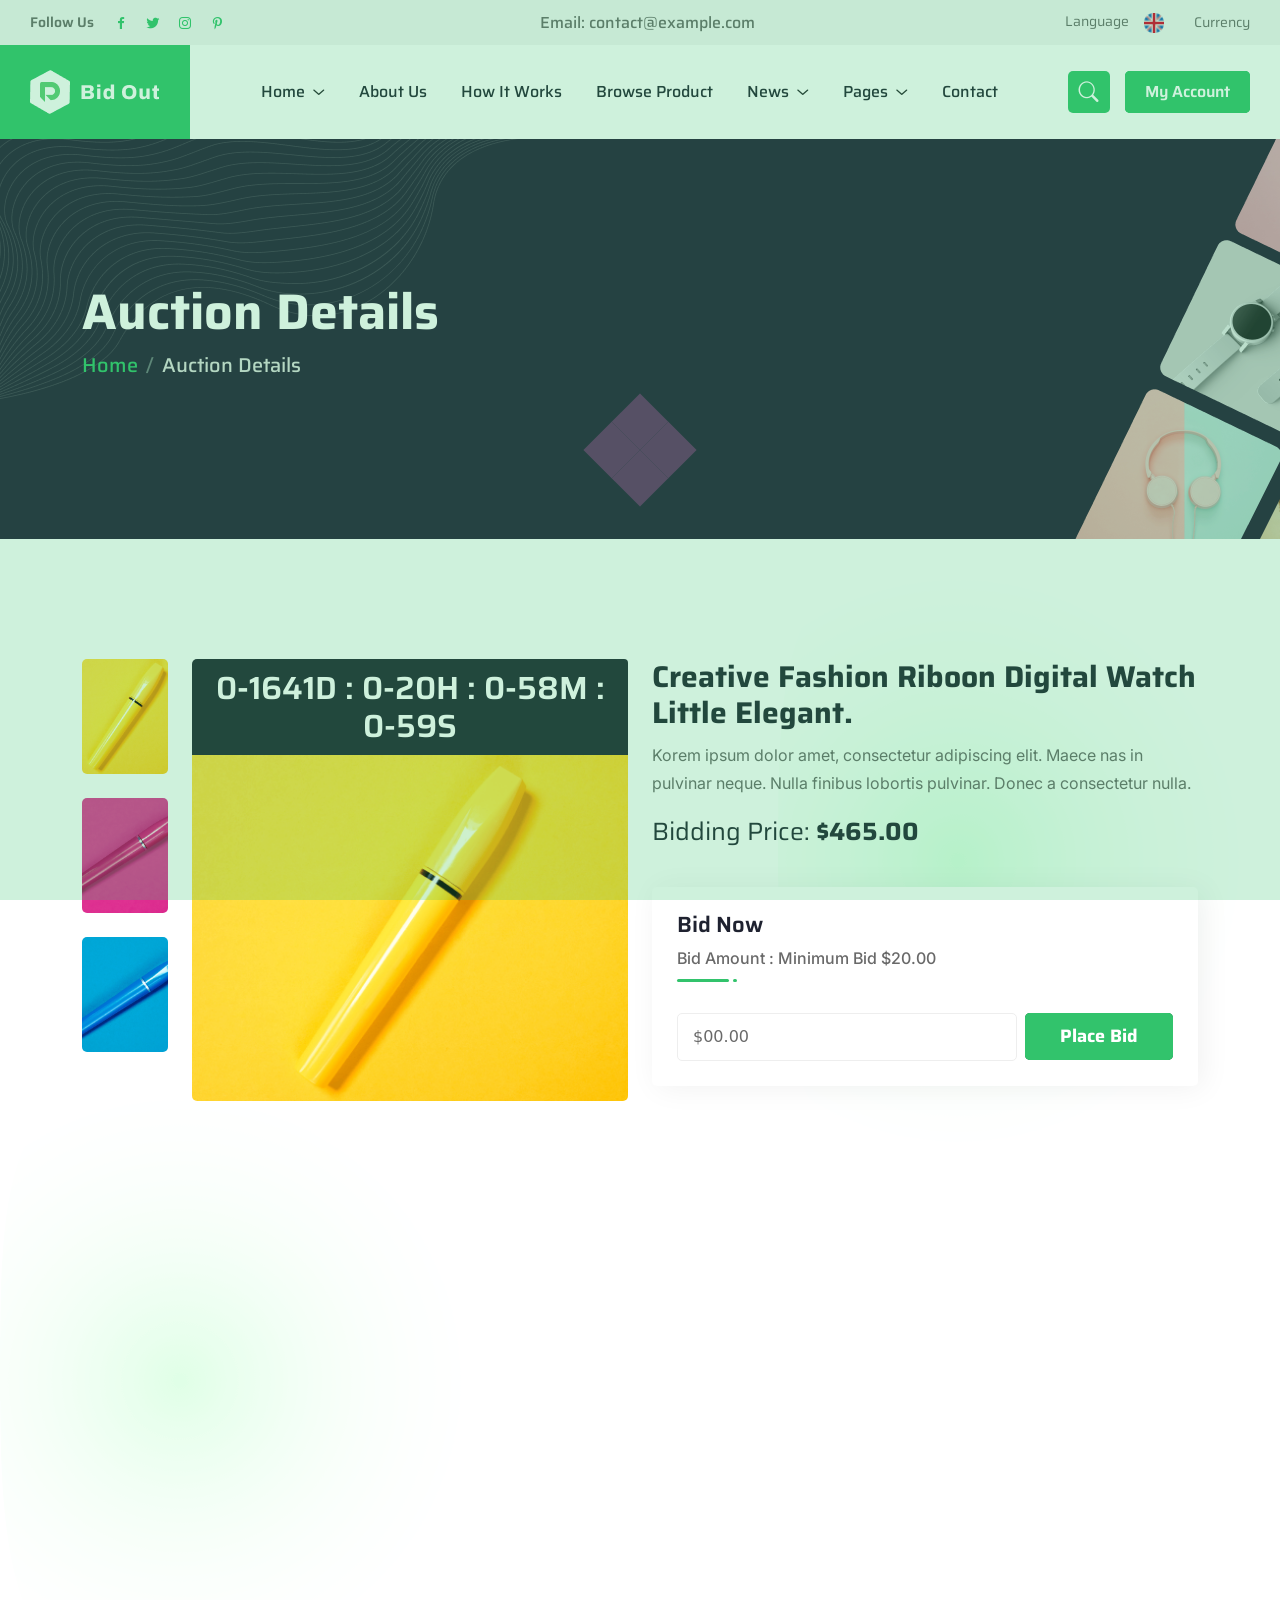
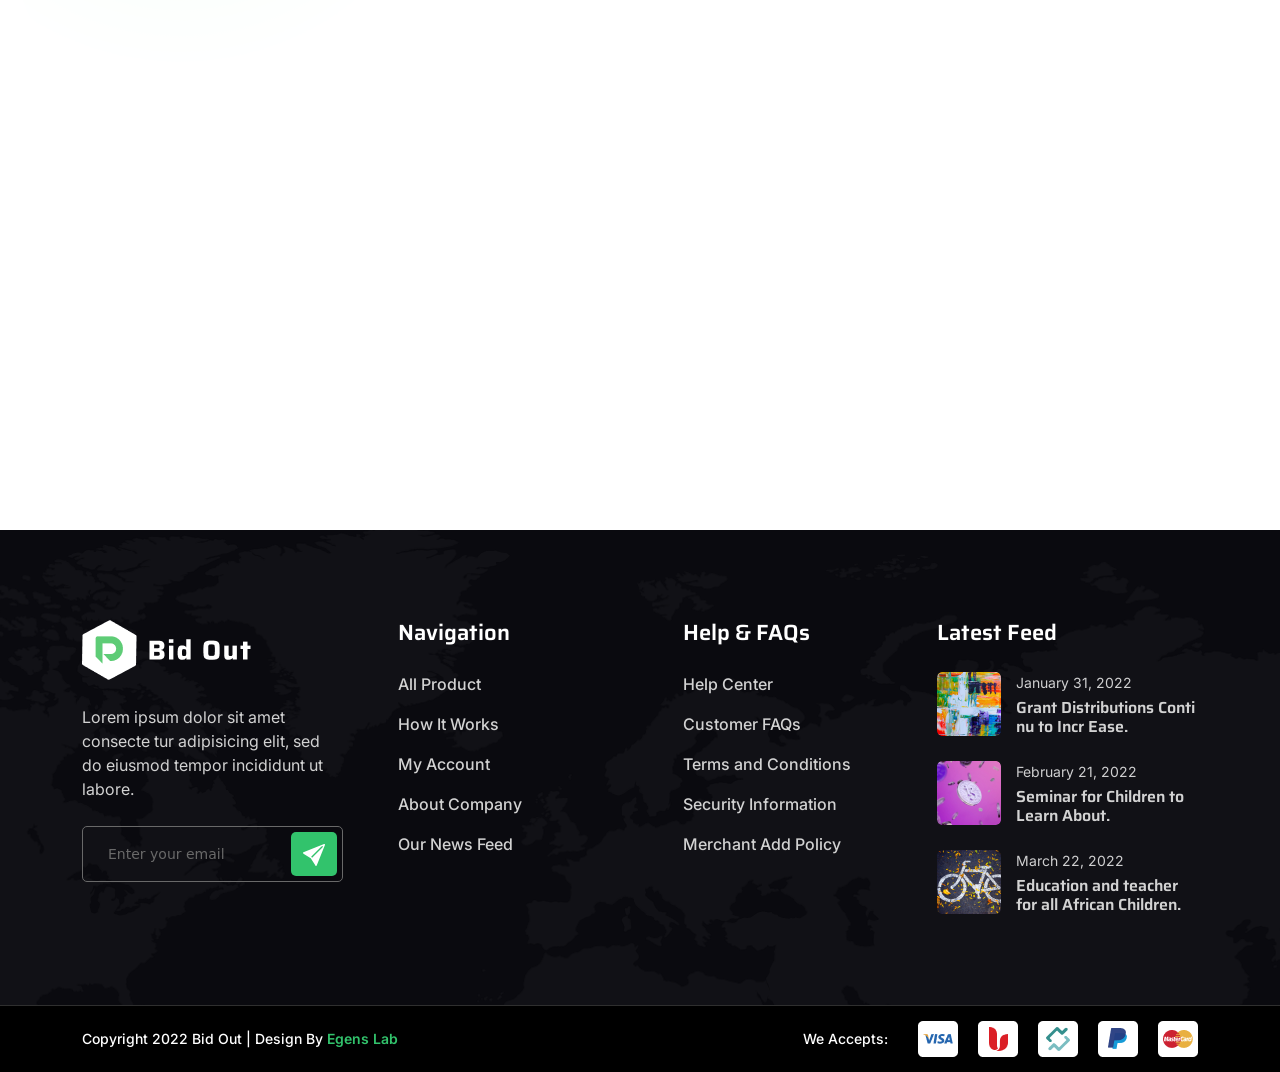
<file: Raw-HTML/auction-details.html>
<!DOCTYPE html>
<html lang="en">

    <head>
        <meta charset="UTF-8">
        <meta http-equiv="X-UA-Compatible" content="IE=edge">
        <meta name="viewport" content="width=device-width, initial-scale=1.0">
        <title>Bidout - Auction and Bidding HTML Template</title>
        <link rel="icon" href="assets/images/bg/sm-logo.png" type="image/gif" sizes="20x20">
    
        <link rel="stylesheet" href="assets/css/animate.css">
        <!-- css file link -->
        <link rel="stylesheet" href="assets/css/all.css">
    
        <!-- bootstrap 5 -->
        <link rel="stylesheet" href="assets/css/bootstrap.min.css">
    
        <!-- box-icon -->
        <link rel="stylesheet" href="assets/css/boxicons.min.css">
    
        <!-- bootstrap icon -->
        <link rel="stylesheet" href="assets/css/bootstrap-icons.css">
    
        <!-- jquery ui -->
        <link rel="stylesheet" href="assets/css/jquery-ui.css">
    
        <!-- swiper-slide -->
        <link rel="stylesheet" href="assets/css/swiper-bundle.min.css">

        <!-- slick-slide -->
        <link rel="stylesheet" href="assets/css/slick-theme.css">
        <link rel="stylesheet" href="assets/css/slick.css">
    
        <!-- select 2 -->
        <link rel="stylesheet" href="assets/css/nice-select.css">
    
        <!-- animate css -->
        <link rel="stylesheet" href="assets/css/magnific-popup.css">
    
        <!-- odometer css -->
        <link rel="stylesheet" href="assets/css/odometer.css">
    
        <!-- style css -->
        <link rel="stylesheet" href="assets/css/style.css">
    </head>

<body>
    <!-- preloader -->
    <div class="preloader">
        <div class="loader">
            <span></span>
            <span></span>
            <span></span>
            <span></span>
        </div>
    </div>

    <!-- scroll-btn -->
    <!-- <div class="scroll-btn">
        <i class='bx bxs-up-arrow-circle'></i>
    </div> -->

    <!-- search area -->
    <div class="mobile-search">
        <div class="container">
            <div class="row d-flex justify-content-center">
                <div class="col-md-11">
                    <label>What are you lookking for?</label>
                    <input type="text" placeholder="Search Products, Category, Brand">
                </div>
                <div class="col-1 d-flex justify-content-end align-items-center">
                    <div class="search-cross-btn">
                        <i class="bi bi-x"></i>
                    </div>
                </div>
            </div>
        </div>
    </div>

    <!-- ========== topbar ============= -->
    <div class="topbar">
        <div class="topbar-left d-flex flex-row align-items-center">
            <h6>Follow Us</h6>
            <ul class="topbar-social-list gap-2">
                <li><a href="https://www.facebook.com/"><i class='bx bxl-facebook'></i></a></li>
                <li><a href="https://www.twitter.com/"><i class='bx bxl-twitter'></i></a></li>
                <li><a href="https://www.instagram.com/"><i class='bx bxl-instagram'></i></a></li>
                <li><a href="https://www.pinterest.com/"><i class='bx bxl-pinterest-alt'></i></a></li>
            </ul>
        </div>
        <div class="email-area">
            <h6>Email: <a href="mailto:contact@example.com">contact@example.com</a></h6>
        </div>
        <div class="topbar-right">
            <ul class="topbar-right-list">
                <li><span>Language</span><img src="assets/images/icons/flag-eng.png" alt="image">
                    <ul class="topbar-sublist">
                        <li><span>Germeny</span><img src="assets/images/icons/flag-germeny.svg" alt="image"></li>
                        <li> <span>French</span><img src="assets/images/icons/flag-french.svg" alt="image"></li>
                        <li><span>Bengali</span><img src="assets/images/icons/flag-bangla.svg" alt="image"></li>
                    </ul>
                </li>
                 <li>Currency
                   <ul class="topbar-sublist">
                        <li><a href="login.html"><i class="bi bi-currency-dollar"></i>Usd</a></li>
                        <li><a href="register.html"><i class="bi bi-currency-euro"></i>Euro</a></li>
                        <li><a href="register.html"><i class="bi bi-currency-pound"></i>Pound</a></li>
                    </ul>
                </li>
            </ul>
        </div>
    </div>

    <!-- ========== header============= -->

    <header class="header-area style-1">
        <div class="header-logo">
            <a href="index.html"><img alt="image" src="assets/images/bg/header-logo.png" ></a>
        </div>
        <div class="main-menu">
            <div class="mobile-logo-area d-lg-none d-flex justify-content-between align-items-center">
                <div class="mobile-logo-wrap ">
                    <a href="index.html"><img alt="image" src="assets/images/bg/header-logo.png" ></a>

                </div>
                <div class="menu-close-btn">
                    <i class="bi bi-x-lg"></i>
                </div>
            </div>
            <ul class="menu-list">
                <li class="menu-item-has-children">
                    <a href="#" class="drop-down">Home</a><i class='bx bx-plus dropdown-icon'></i>
                    <ul class="submenu">
                        <li><a href="index.html">Home 1</a></li>
                        <li><a href="index2.html">Home 2</a></li>
                        <li><a href="index3.html">Home 3</a></li>
                    </ul>
                </li>
                <li>
                    <a href="about.html">About Us</a>
                </li>
                <li>
                    <a href="how-works.html">How It Works</a>
                </li>
                <li>
                    <a href="live-auction.html">Browse Product</a>
                </li>
                <li class="menu-item-has-children">
                    <a href="#">News</a><i class='bx bx-plus dropdown-icon'></i>
                    <ul class="submenu">
                        <li><a href="blog.html">Blog</a></li>
                        <li><a href="blog-details.html">Blog Details</a></li>
                    </ul>
                </li>
                <li class="menu-item-has-children">
                    <a href="#" class="drop-down">Pages</a><i class='bx bx-plus dropdown-icon'></i>
                    <ul class="submenu">
                        <li><a href="auction-details.html">Auction Details</a></li>
                        <li><a href="faq.html">Faq</a></li>
                        <li><a href="dashboard.html">Dashboard</a></li>
                        <li><a href="login.html">Login</a></li>
                        <li><a href="signup.html">Sign Up</a></li>
                        <li><a href="404.html">404</a></li>
                    </ul>
                </li>
                <li><a href="contact.html">Contact</a></li>
            </ul>
            <!-- mobile-search-area -->
            <div class="d-lg-none d-block">
                <form class="mobile-menu-form">
                    <div class="input-with-btn d-flex flex-column">
                        <input type="text" placeholder="Search here...">
                        <button type="submit" class="eg-btn btn--primary btn--sm">Search</button>
                    </div>
                </form>

            </div>
        </div>
        <div class="nav-right d-flex align-items-center">
            <div class="hotline d-xxl-flex d-none">
                <div class="hotline-icon">
                    <img alt="image" src="assets/images/icons/header-phone.svg" >
                </div>
                <div class="hotline-info">
                    <span>Click To Call</span>
                    <h6><a href="tel:347-274-8816">+347-274-8816</a></h6>
                </div>
            </div>
            <div class="search-btn">
                <i class="bi bi-search"></i>
            </div>
             <div class="eg-btn btn--primary header-btn">
                <a href="dashboard.html">My Account</a>
            </div>
            <div class="mobile-menu-btn d-lg-none d-block">
                <i class='bx bx-menu'></i>
            </div>
        </div>
    </header>

    <!-- ========== header end============= -->

    <!-- ========== inner-page-banner start ============= -->

    <div class="inner-banner">
        <div class="container">
            <h2 class="inner-banner-title  wow fadeInLeft" data-wow-duration="1.5s" data-wow-delay=".4s">Auction Details</h2>
            <nav aria-label="breadcrumb">
                <ol class="breadcrumb">
                  <li class="breadcrumb-item"><a href="index.html">Home</a></li>
                  <li class="breadcrumb-item active" aria-current="page">Auction Details</li>
                </ol>
              </nav>
        </div>
    </div>

    <!-- ========== inner-page-banner end ============= -->

    <!-- ========== auction-details start ============= -->

    <div class="auction-details-section pt-120">
        <img alt="image" src="assets/images/bg/section-bg.png" class="img-fluid section-bg-top" >
        <img alt="image" src="assets/images/bg/section-bg.png" class="img-fluid section-bg-bottom" >
        <div class="container">
            <div class="row g-4 mb-50">
                <div class="col-xl-6 col-lg-7 d-flex flex-row align-items-start justify-content-lg-start justify-content-center flex-md-nowrap flex-wrap gap-4">
                    <ul class="nav small-image-list d-flex flex-md-column flex-row justify-content-center gap-4  wow fadeInDown"  data-wow-duration="1.5s" data-wow-delay=".4s">
                        <li class="nav-item">
                            <div  id="details-img1" data-bs-toggle="pill" data-bs-target="#gallery-img1" aria-controls="gallery-img1">
                                <img alt="image" src="assets/images/bg/prod-gallery1.png" class="img-fluid" >
                            </div>
                        </li>
                        <li class="nav-item">
                            <div  id="details-img2" data-bs-toggle="pill" data-bs-target="#gallery-img2" aria-controls="gallery-img2">
                            <img alt="image" src="assets/images/bg/prod-gallery2.png" class="img-fluid" >
                            </div>
                        </li>
                        <li class="nav-item">
                            <div  id="details-img3" data-bs-toggle="pill" data-bs-target="#gallery-img3" aria-controls="gallery-img3">
                                <img alt="image" src="assets/images/bg/prod-gallery3.png" class="img-fluid" >
                            </div>
                        </li>
                    </ul>
                    <div class="tab-content mb-4 d-flex justify-content-lg-start justify-content-center  wow fadeInUp"  data-wow-duration="1.5s" data-wow-delay=".4s">
                        <div class="tab-pane big-image fade show active" id="gallery-img1">
                            <div class="auction-gallery-timer d-flex align-items-center justify-content-center flex-wrap">
                                <h3 id="countdown-timer-1">&nbsp;</h3>
                            </div>
                            <img alt="image" src="assets/images/bg/prod-gallery1.png" class="img-fluid" >
                        </div>
                        <div class="tab-pane big-image fade" id="gallery-img2">
                            <div class="auction-gallery-timer d-flex align-items-center justify-content-center">
                                <h3 id="countdown-timer-2">&nbsp;</h3>
                            </div>
                            <img alt="image" src="assets/images/bg/prod-gallery2.png" class="img-fluid" >
                        </div>
                        <div class="tab-pane big-image fade" id="gallery-img3">
                            <div class="auction-gallery-timer d-flex align-items-center justify-content-center">
                                <h3 id="countdown-timer-3">&nbsp;</h3>
                            </div>
                            <img alt="image" src="assets/images/bg/prod-gallery3.png" class="img-fluid" >
                        </div>
                    </div>
                </div>
                <div class="col-xl-6 col-lg-5">
                    <div class="product-details-right  wow fadeInDown"  data-wow-duration="1.5s" data-wow-delay=".2s">
                        <h3>Creative Fashion Riboon Digital Watch Little Elegant.</h3>
                        <p class="para">Korem ipsum dolor amet, consectetur adipiscing elit. Maece nas in pulvinar neque. Nulla finibus lobortis pulvinar. Donec a consectetur nulla.</p>
                        <h4>Bidding Price: <span>$465.00</span></h4>
                        <div class="bid-form">
                            <div class="form-title">
                                <h5>Bid Now</h5>
                                <p>Bid Amount : Minimum Bid $20.00</p>
                            </div>
                            <form>
                                <div class="form-inner gap-2">
                                    <input type="text" placeholder="$00.00">
                                    <button class="eg-btn btn--primary btn--sm" type="submit">Place Bid</button>
                                </div>
                            </form>
                        </div>
                    </div>
                </div>
            </div>
            <div class="row d-flex justify-content-center g-4">
                <div class="col-lg-8">
                    <ul class="nav nav-pills d-flex flex-row justify-content-start gap-sm-4 gap-3 mb-45 wow fadeInDown" data-wow-duration="1.5s" data-wow-delay=".2s" id="pills-tab" role="tablist">
                        <li class="nav-item" role="presentation">
                            <button class="nav-link active details-tab-btn" id="pills-home-tab" data-bs-toggle="pill" data-bs-target="#pills-home" type="button" role="tab" aria-controls="pills-home" aria-selected="true">Description</button>
                        </li>
                        <li class="nav-item" role="presentation">
                            <button class="nav-link details-tab-btn" id="pills-bid-tab" data-bs-toggle="pill" data-bs-target="#pills-bid" type="button" role="tab" aria-controls="pills-bid" aria-selected="false">Biding History</button>
                        </li>
                        <li class="nav-item" role="presentation">
                            <button class="nav-link details-tab-btn" id="pills-contact-tab" data-bs-toggle="pill" data-bs-target="#pills-contact" type="button" role="tab" aria-controls="pills-contact" aria-selected="false">Other Auction</button>
                        </li>
                    </ul>
                    <div class="tab-content" id="pills-tabContent">
                        <div class="tab-pane fade show active wow fadeInUp"  data-wow-duration="1.5s" data-wow-delay=".2s" id="pills-home" role="tabpanel" aria-labelledby="pills-home-tab">
                            <div class="describe-content">
                                <h4 >How can have anything you ant in life if you ?</h4>
                                <p class="para">If you’ve been following the crypto space, you’ve likely heard of Non-Fungible Tokens (Biddings), more popularly referred to as ‘Crypto Collectibles.’ The world of Biddings is growing rapidly. It seems there is no slowing down of these assets as they continue to go up in price. This growth comes with the opportunity for people to start new businesses to create and capture value. The market is open for players in every kind of field. Are you a collector.</p>
                                <p class="para">But getting your own auction site up and running has always required learning complex coding langua ges, or hiring an expensive design firm for thousands of dollars and months of work.</p>
                                <ul class="describe-list">
                                    <li><a href="#">Amet consectetur adipisicing elit. Maxime reprehenderit quaerat, velit rem atque vel impedit!  Expensive Design.</a></li>
                                    <li><a href="#">Consectetur adipisicing elit. Maxime reprehenderit quaerat</a></li>
                                    <li><a href="#">Fuga magni veritatis ad temporibus atque adipisci nisi rerum...</a></li>
                                </ul>
                            </div>
                        </div>
                        <div class="tab-pane fade" id="pills-bid" role="tabpanel" aria-labelledby="pills-bid-tab">
                            <div class="bid-list-area">
                                <ul class="bid-list">
                                    <li>
                                        <div class="row d-flex align-items-center">
                                            <div class="col-7">
                                                <div class="bidder-area">
                                                    <div class="bidder-img">
                                                        <img alt="image" src="assets/images/bg/bidder1.png" >
                                                    </div>
                                                    <div class="bidder-content">
                                                        <a href="#"><h6>Robart FOX</h6></a>
                                                        <p>24.50 ETH</p>
                                                    </div>
                                                </div>
                                            </div>
                                            <div class="col-5 text-end">
                                                <div class="bid-time">
                                                    <p>4 Hours Ago</p>
                                                </div>
                                            </div>
                                        </div>
                                    </li>
                                    <li>
                                        <div class="row d-flex align-items-center">
                                            <div class="col-7">
                                                <div class="bidder-area">
                                                    <div class="bidder-img">
                                                        <img alt="image" src="assets/images/bg/bidder2.png" >
                                                    </div>
                                                    <div class="bidder-content">
                                                        <a href="#"><h6>Jane Cooper</h6></a>
                                                        <p>224.5 ETH</p>
                                                    </div>
                                                </div>
                                            </div>
                                            <div class="col-5 text-end">
                                                <div class="bid-time">
                                                    <p>5 Hours Ago</p>
                                                </div>
                                            </div>
                                        </div>
                                    </li>
                                    <li>
                                        <div class="row d-flex align-items-center">
                                            <div class="col-7">
                                                <div class="bidder-area">
                                                    <div class="bidder-img">
                                                        <img alt="image" src="assets/images/bg/bidder3.png" >
                                                    </div>
                                                    <div class="bidder-content">
                                                        <a href="#"><h6>Guy Hawkins</h6></a>
                                                        <p>34.5 ETH</p>
                                                    </div>
                                                </div>
                                            </div>
                                            <div class="col-5 text-end">
                                                <div class="bid-time">
                                                    <p>6 Hours 45 minutes Ago</p>
                                                </div>
                                            </div>
                                        </div>
                                    </li>
                                    <li>
                                        <div class="row d-flex align-items-center">
                                            <div class="col-7">
                                                <div class="bidder-area">
                                                    <div class="bidder-img">
                                                        <img alt="image" src="assets/images/bg/bidder1.png" >
                                                    </div>
                                                    <div class="bidder-content">
                                                        <a href="#"><h6>Robart FOX</h6></a>
                                                        <p>24.50 ETH</p>
                                                    </div>
                                                </div>
                                            </div>
                                            <div class="col-5 text-end">
                                                <div class="bid-time">
                                                    <p>4 Hours Ago</p>
                                                </div>
                                            </div>
                                        </div>
                                    </li>
                                    <li>
                                        <div class="row d-flex align-items-center">
                                            <div class="col-7">
                                                <div class="bidder-area">
                                                    <div class="bidder-img">
                                                        <img alt="image" src="assets/images/bg/bidder2.png" >
                                                    </div>
                                                    <div class="bidder-content">
                                                        <a href="#"><h6>Robart FOX</h6></a>
                                                        <p>24.50 ETH</p>
                                                    </div>
                                                </div>
                                            </div>
                                            <div class="col-5 text-end">
                                                <div class="bid-time">
                                                    <p>4 Hours Ago</p>
                                                </div>
                                            </div>
                                        </div>
                                    </li>
                                </ul>                            
                            </div>
                        </div>
                        <div class="tab-pane fade" id="pills-contact" role="tabpanel" aria-labelledby="pills-contact-tab">
                            <div class="row d-flex justify-content-center g-4">
                                <div class="col-lg-6 col-md-4 col-sm-10">
                                    <div class="eg-card auction-card1">
                                        <div class="auction-img">
                                            <img alt="image" src="assets/images/bg/live-auc1.png" >
                                            <div class="auction-timer">
                                                <div class="countdown" id="timer1">
                                                    <h4><span id="hours1">05</span>H : <span id="minutes1">52</span>M : <span
                                                            id="seconds1">32</span>S</h4>
                                                </div>
                                            </div>
                                            <div class="author-area">
                                                <div class="author-emo">
                                                    <img alt="image" src="assets/images/icons/smile-emo.svg" >
                                                </div>
                                                <div class="author-name">
                                                    <span>by @robatfox</span>
                                                </div>
                                            </div>
                                        </div>
                                        <div class="auction-content">
                                            <h4><a href="auction-details.html">Brand New royal Enfield 250 CC For Sale</a></h4>
                                            <p>Bidding Price : <span>$85.9</span> </p>
                                            <div class="auction-card-bttm">
                                                <a href="auction-details.html" class="eg-btn btn--primary btn--sm">Place a Bid</a>
                                                <div class="share-area">
                                                    <ul class="social-icons d-flex">
                                                        <li><a href="https://www.facebook.com/"><i class="bx bxl-facebook"></i></a></li>
                                                        <li><a href="https://www.twitter.com/"><i class="bx bxl-twitter"></i></a></li>
                                                        <li><a href="https://www.pinterest.com/"><i class="bx bxl-pinterest"></i></a></li>
                                                        <li><a href="https://www.instagram.com/"><i class="bx bxl-instagram"></i></a></li>
                                                    </ul>
                                                    <div>
                                                        <a href="#" class="share-btn"><i class='bx bxs-share-alt'></i></a>
                                                    </div>
                                                </div>
                                            </div>
                                        </div>
                                    </div>
                                </div>
                                <div class="col-lg-6 col-md-4 col-sm-10">
                                    <div class="eg-card auction-card1 wow fadeInDown">
                                        <div class="auction-img">
                                            <img alt="image" src="assets/images/bg/live-auc2.png" >
                                            <div class="auction-timer">
                                                <div class="countdown" id="timer2">
                                                    <h4><span id="hours2">05</span>H : <span id="minutes2">52</span>M : <span
                                                            id="seconds2">32</span>S</h4>
                                                </div>
                                            </div>
                                            <div class="author-area">
                                                <div class="author-emo">
                                                    <img alt="image" src="assets/images/icons/smile-emo.svg" >
                                                </div>
                                                <div class="author-name">
                                                    <span>by @robatfox</span>
                                                </div>
                                            </div>
                                        </div>
                                        <div class="auction-content">
                                            <h4><a href="auction-details.html">Wedding Special Exclusive Cupple Ring (S2022)</a></h4>
                                            <p>Bidding Price : <span>$85.9</span> </p>
                                            <div class="auction-card-bttm">
                                                <a href="auction-details.html" class="eg-btn btn--primary btn--sm">Place a Bid</a>
                                                <div class="share-area">
                                                    <ul class="social-icons d-flex">
                                                        <li><a href="https://www.facebook.com/"><i class="bx bxl-facebook"></i></a></li>
                                                        <li><a href="https://www.twitter.com/"><i class="bx bxl-twitter"></i></a></li>
                                                        <li><a href="https://www.pinterest.com/"><i class="bx bxl-pinterest"></i></a></li>
                                                        <li><a href="https://www.instagram.com/"><i class="bx bxl-instagram"></i></a></li>
                                                    </ul>
                                                    <div>
                                                        <a href="#" class="share-btn"><i class='bx bxs-share-alt'></i></a>
                                                    </div>
                                                </div>
                                            </div>
                                        </div>
                                    </div>
                                </div>
                            </div>
                        </div>
                    </div>
                </div>
                <div class="col-lg-4">
                    <div class="blog-sidebar">
                        <div class="sidebar-banner wow fadeInUp" data-wow-duration="1.5s" data-wow-delay="1s">
                            <div class="banner-content">
                                <span>CARS</span>
                                <h3>Toyota AIGID A Clasis Cars Sale</h3>
                                <a href="auction-details.html" class="eg-btn btn--primary card--btn">Details</a>
                            </div>
                        </div>
                    </div>
                   
                </div>
            </div>
        </div>
    </div>

    <!-- ========== auction-details end ============= -->


    <!-- =============== counter-section end =============== -->
    
    <div class="about-us-counter pt-120 pb-120">
        <div class="container">
            <div class="row g-4 d-flex justify-content-center">
                <div class="col-xl-3 col-lg-4 col-md-6 col-sm-10 col-10">
                    <div class="counter-single text-center d-flex flex-row hover-border1  wow fadeInDown"  data-wow-duration="1.5s" data-wow-delay=".2s">
                        <div class="counter-icon"> <img alt="image" src="assets/images/icons/employee.svg"> </div>
                        <div class="coundown d-flex flex-column">
                            <h3 class="odometer" data-odometer-final="5400">&nbsp;</h3>
                            <p>Happy Customer</p>
                        </div>
                    </div>
                </div>
                <div class="col-xl-3 col-lg-4 col-md-6 col-sm-10 col-10">
                  <div class="counter-single text-center d-flex flex-row hover-border1  wow fadeInDown"  data-wow-duration="1.5s" data-wow-delay=".4s">
                      <div class="counter-icon"> <img alt="image" src="assets/images/icons/review.svg"> </div>
                      <div class="coundown d-flex flex-column">
                          <h3 class="odometer" data-odometer-final="1250">&nbsp;</h3>
                          <p>Good Reviews</p>
                      </div>
                  </div>
                </div>
                <div class="col-xl-3 col-lg-4 col-md-6 col-sm-10 col-10">
                  <div class="counter-single text-center d-flex flex-row hover-border1  wow fadeInDown"  data-wow-duration="1.5s" data-wow-delay=".4s">
                      <div class="counter-icon"> <img alt="image" src="assets/images/icons/smily.svg"> </div>
                      <div class="coundown d-flex flex-column">
                          <h3 class="odometer" data-odometer-final="4250">&nbsp;</h3>
                          <p>Winner Customer</p>
                      </div>
                  </div>
                </div>
                <div class="col-xl-3 col-lg-4 col-md-6 col-sm-10 col-10">
                  <div class="counter-single text-center d-flex flex-row hover-border1  wow fadeInDown"  data-wow-duration="1.5s" data-wow-delay=".8s">
                      <div class="counter-icon"> <img alt="image" src="assets/images/icons/comment.svg"> </div>
                      <div class="coundown d-flex flex-column">
                          <h3 class="odometer" data-odometer-final="500">&nbsp;</h3>
                          <p>New Comments</p>
                      </div>
                  </div>
                </div>
            </div>
        </div>
    </div> 

  <!-- About-us-counter section End -->

    <!-- =============== counter-section end =============== -->

    <!-- =============== Footer-action-section start =============== -->

    <footer>
        <div class="footer-top">
            <div class="container">
                <div class="row gy-5">
                    <div class="col-lg-3 col-md-6">
                        <div class="footer-item">
                            <a href="index.html"><img alt="image" src="assets/images/bg/footer-logo.png" ></a>
                            <p>Lorem ipsum dolor sit amet consecte tur adipisicing elit, sed do eiusmod tempor
                                incididunt ut labore.</p>
                            <form>
                                <div class="input-with-btn d-flex jusify-content-start align-items-strech">
                                    <input type="text" placeholder="Enter your email">
                                    <button type="submit"><img alt="image" src="assets/images/icons/send-icon.svg" ></button>
                                </div>
                            </form>
                        </div>
                    </div>
                    <div class="col-lg-3 col-md-6 d-flex justify-content-lg-center">
                        <div class="footer-item">
                            <h5>Navigation</h5>
                            <ul class="footer-list">
                                <li><a href="live-auction.html">All Product</a></li>
                                <li><a href="how-works.html">How It Works</a></li>
                                <li><a href="login.html">My Account</a></li>
                                <li><a href="about.html">About Company</a></li>
                                <li><a href="blog.html">Our News Feed</a></li>
                            </ul>
                        </div>
                    </div>
                    <div class="col-lg-3 col-md-6 d-flex justify-content-lg-center">
                        <div class="footer-item">
                            <h5>Help & FAQs</h5>
                            <ul class="footer-list">
                                <li><a href="product.html">Help Center</a></li>
                                <li><a href="faq.html">Customer FAQs</a></li>
                                <li><a href="login.html">Terms and Conditions</a></li>
                                <li><a href="about.html">Security Information</a></li>
                                <li><a href="blog.html">Merchant Add Policy</a></li>
                            </ul>
                        </div>
                    </div>
                    <div class="col-lg-3 col-md-6">
                        <div class="footer-item">
                            <h5>Latest Feed</h5>
                            <ul class="recent-feed-list">
                                <li class="single-feed">
                                    <div class="feed-img">
                                        <a href="blog-details.html"><img alt="image" src="assets/images/blog/recent-feed1.png"
                                                ></a>
                                    </div>
                                    <div class="feed-content">
                                        <span>January 31, 2022</span>
                                        <h6><a href="blog-details.html">Grant Distributions Conti nu to Incr Ease.</a>
                                        </h6>
                                    </div>
                                </li>
                                <li class="single-feed">
                                    <div class="feed-img">
                                        <a href="blog-details.html"><img alt="image" src="assets/images/blog/recent-feed2.png"
                                                ></a>
                                    </div>
                                    <div class="feed-content">
                                        <span>February 21, 2022</span>
                                        <h6><a href="blog-details.html">Seminar for Children to Learn About.</a></h6>
                                    </div>
                                </li>
                                <li class="single-feed">
                                    <div class="feed-img">
                                        <a href="blog-details.html"><img alt="image" src="assets/images/blog/recent-feed3.png"
                                                ></a>
                                    </div>
                                    <div class="feed-content">
                                        <span>March 22, 2022</span>
                                        <h6><a href="blog-details.html">Education and teacher for all African
                                                Children.</a></h6>
                                    </div>
                                </li>
                            </ul>
                        </div>

                    </div>
                </div>
            </div>
        </div>
        <div class="footer-bottom">
            <div class="container">
                <div class="row d-flex align-items-center g-4">
                    <div class="col-lg-6 d-flex justify-content-lg-start justify-content-center">
                        <p>Copyright 2022 <a href="#">Bid Out</a> | Design By <a
                                href="https://www.egenslab.com/"
                                class="egns-lab">Egens Lab</a></p>
                    </div>
                    <div
                        class="col-lg-6 d-flex justify-content-lg-end justify-content-center align-items-center flex-sm-nowrap flex-wrap">
                        <p class="d-sm-flex d-none">We Accepts:</p>
                        <ul class="footer-logo-list">
                            <li><a href="#"><img alt="image" src="assets/images/bg/footer-pay1.png" ></a></li>
                            <li><a href="#"><img alt="image" src="assets/images/bg/footer-pay2.png" ></a></li>
                            <li><a href="#"><img alt="image" src="assets/images/bg/footer-pay3.png" ></a></li>
                            <li><a href="#"><img alt="image" src="assets/images/bg/footer-pay4.png" ></a></li>
                            <li><a href="#"><img alt="image" src="assets/images/bg/footer-pay5.png" ></a></li>
                        </ul>
                    </div>
                </div>
            </div>
        </div>
    </footer>

    <!-- =============== Footer-action-section end =============== -->

    <!-- js file link -->
    <script src="assets/js/jquery-3.6.0.min.js"></script>
    <script src="assets/js/jquery-ui.js"></script>
    <script src="assets/js/bootstrap.bundle.min.js"></script>
    <script src="assets/js/wow.min.js"></script>
    <script src="assets/js/swiper-bundle.min.js"></script>
    <script src="assets/js/slick.js"></script>
    <script src="assets/js/jquery.nice-select.js"></script>
    <script src="assets/js/odometer.min.js"></script>
    <script src="assets/js/viewport.jquery.js"></script>
    <script src="assets/js/jquery.magnific-popup.min.js"></script>
    <script src="assets/js/main.js"></script>

</body>

</html>
</file>
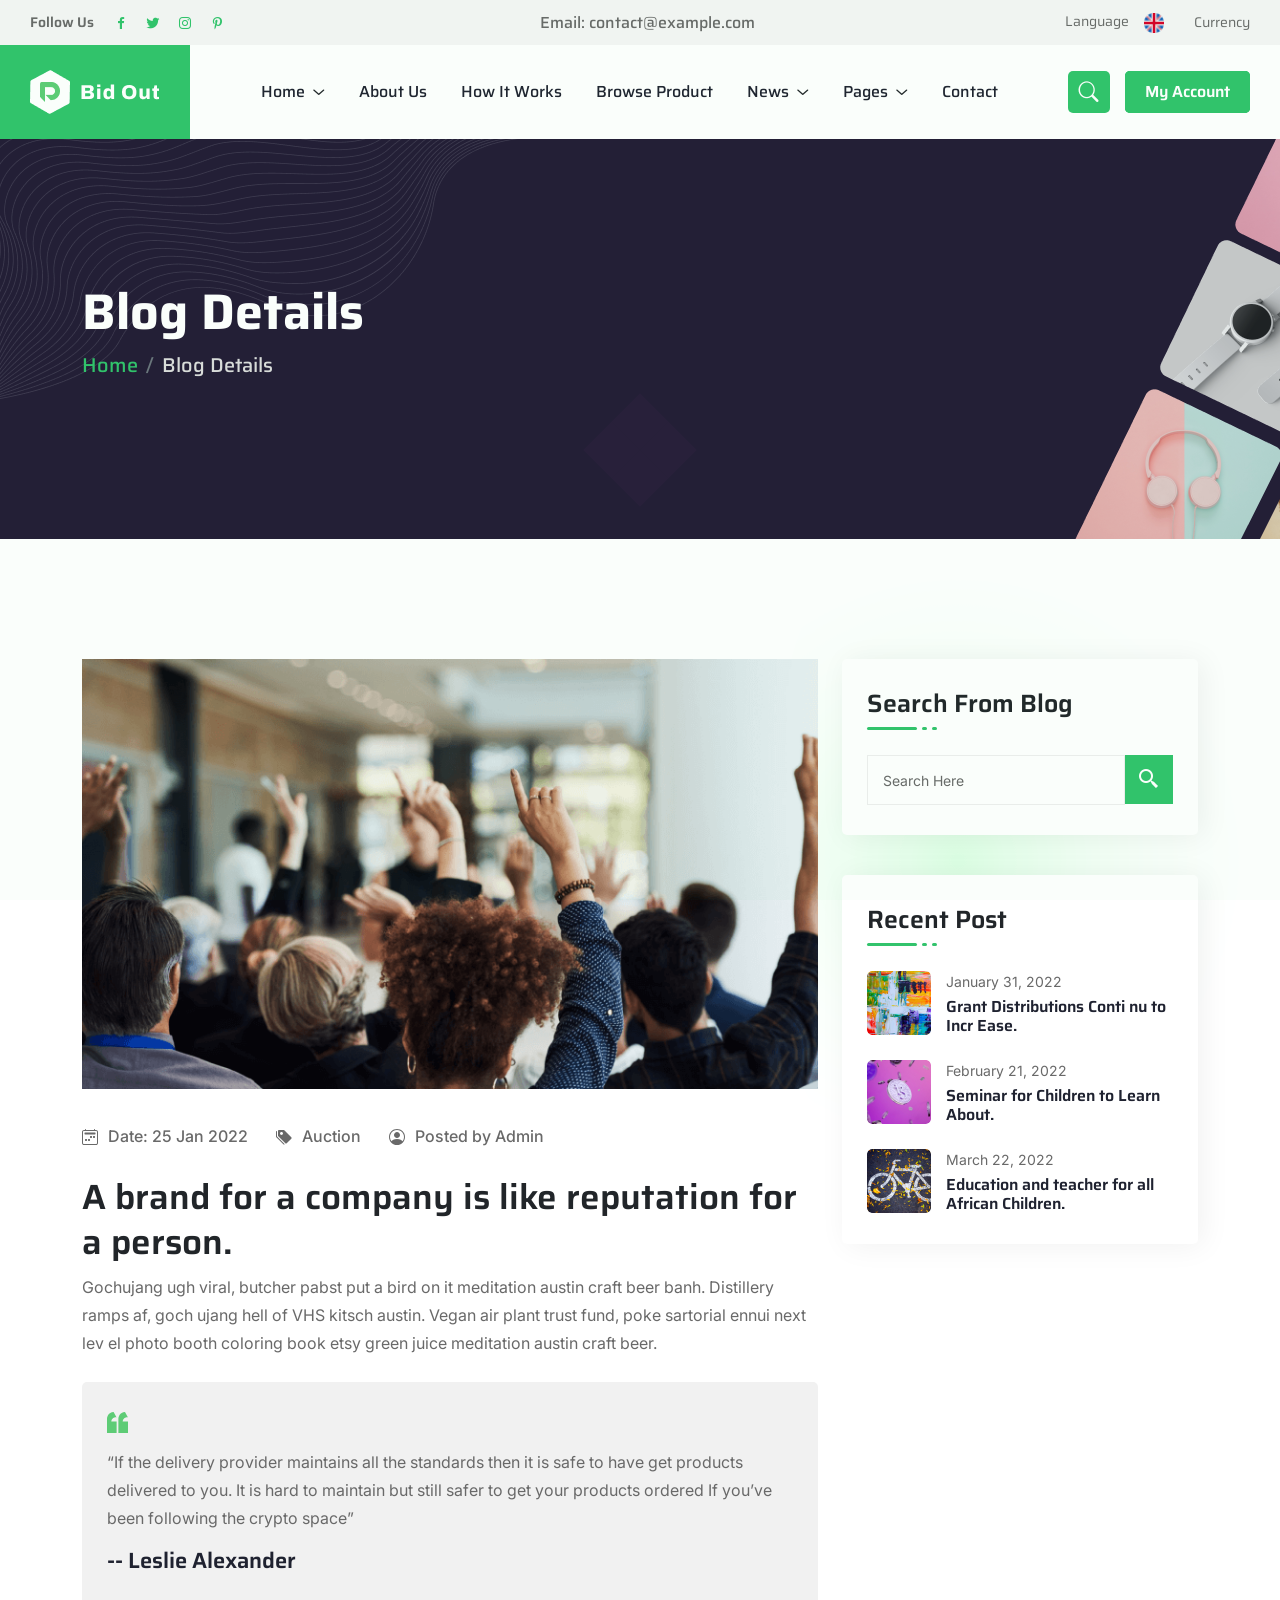
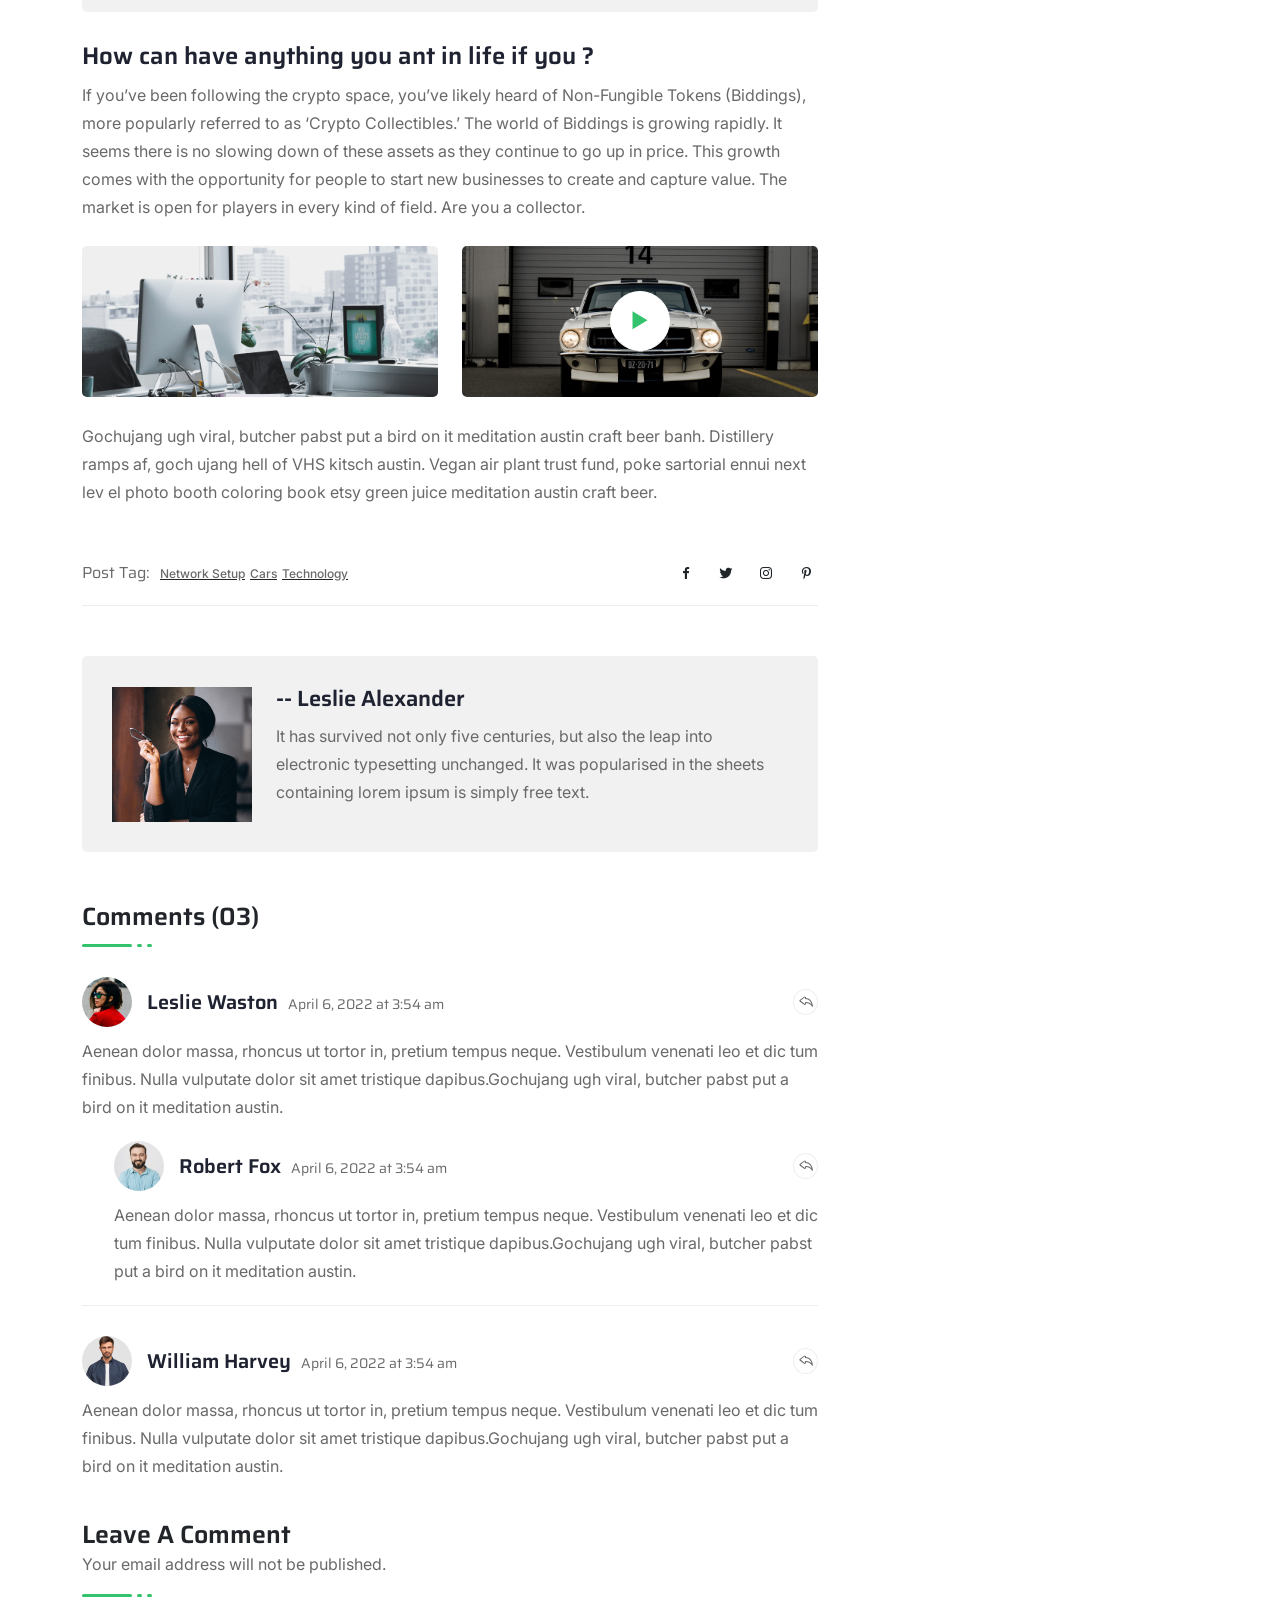
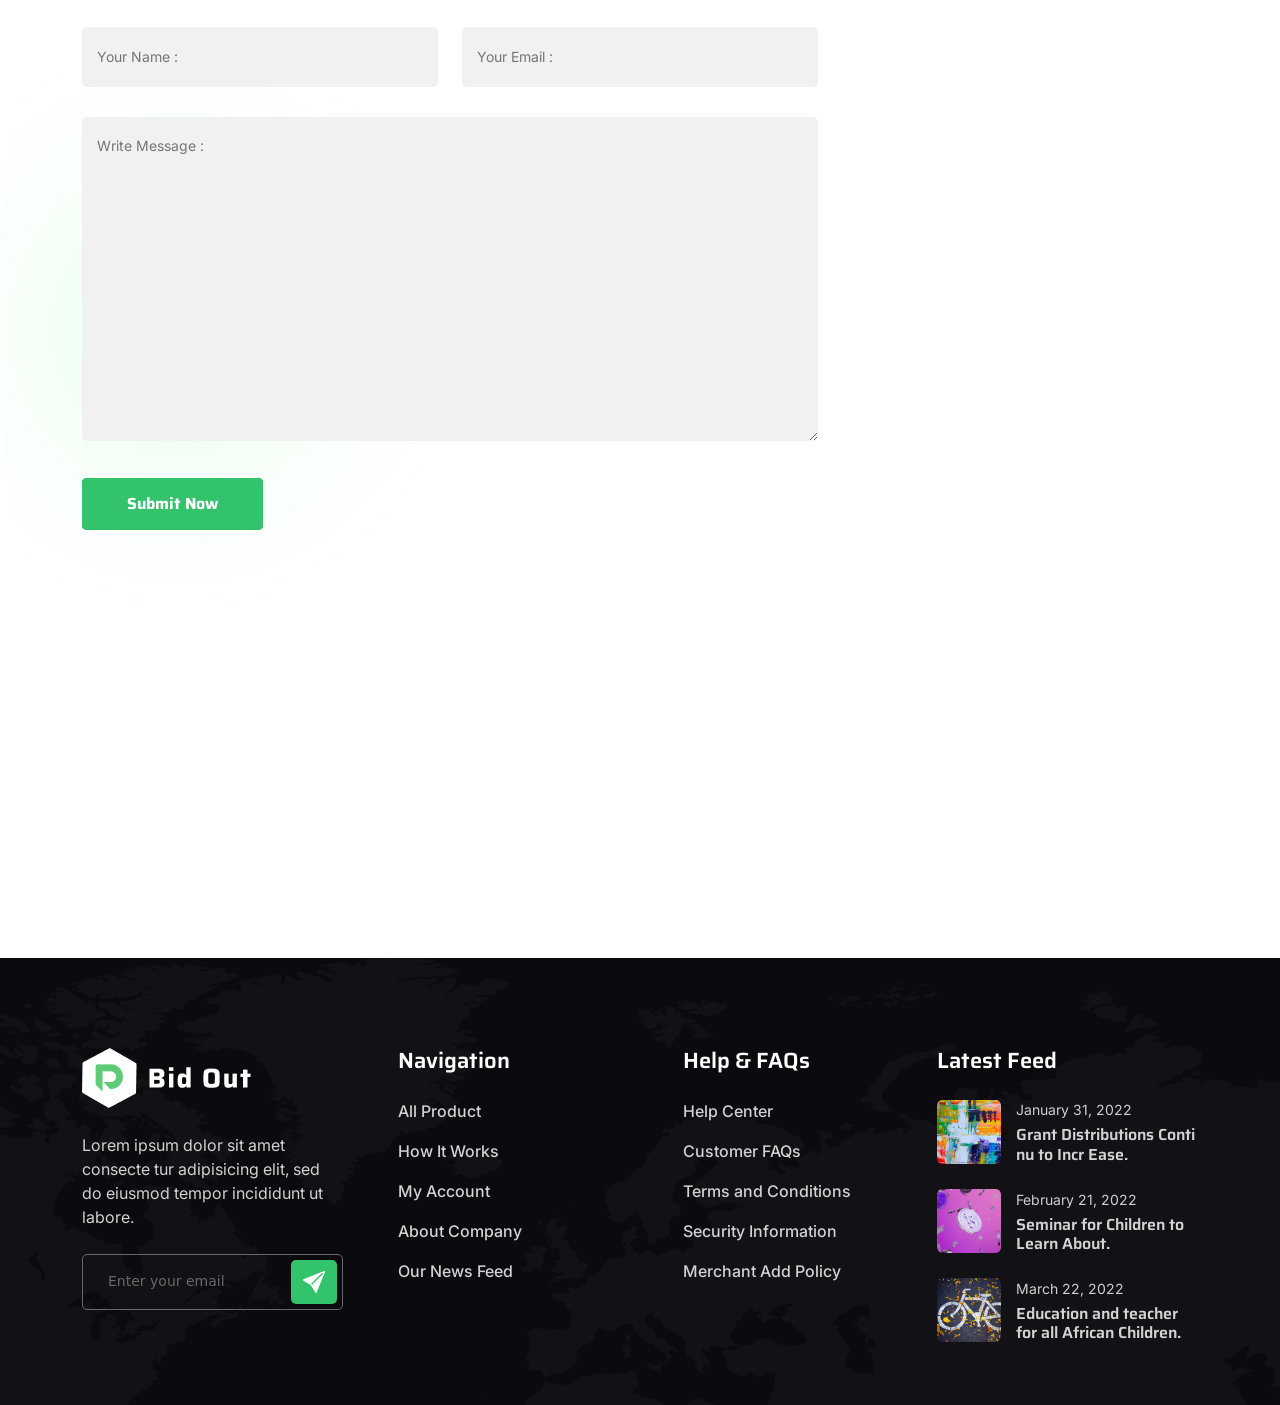
<file: Raw-HTML/blog-details.html>
<!DOCTYPE html>
<html lang="en">

<head>
    <meta charset="UTF-8">
    <meta http-equiv="X-UA-Compatible" content="IE=edge">
    <meta name="viewport" content="width=device-width, initial-scale=1.0">
    <title>Bidout - Auction and Bidding HTML Template</title>
        <link rel="icon" href="assets/images/bg/sm-logo.png" type="image/gif" sizes="20x20">

    <link rel="stylesheet" href="assets/css/animate.css">
    <!-- css file link -->
    <link rel="stylesheet" href="assets/css/all.css">

    <!-- bootstrap 5 -->
    <link rel="stylesheet" href="assets/css/bootstrap.min.css">

    <!-- box-icon -->
    <link rel="stylesheet" href="assets/css/boxicons.min.css">

    <!-- bootstrap icon -->
    <link rel="stylesheet" href="assets/css/bootstrap-icons.css">

    <!-- jquery ui -->
    <link rel="stylesheet" href="assets/css/jquery-ui.css">

    <!-- swiper-slide -->
    <link rel="stylesheet" href="assets/css/swiper-bundle.min.css">

    <!-- slick-slide -->
    <link rel="stylesheet" href="assets/css/slick-theme.css">
    <link rel="stylesheet" href="assets/css/slick.css">

    <!-- select 2 -->
    <link rel="stylesheet" href="assets/css/nice-select.css">

    <!-- animate css -->
    <link rel="stylesheet" href="assets/css/animate.css">

    <!-- odometer css -->
    <link rel="stylesheet" href="assets/css/odometer.css">

    <!-- magnefic css -->
    <link rel="stylesheet" href="assets/css/magnific-popup.css">

    <!-- style css -->
    <link rel="stylesheet" href="assets/css/style.css">
</head>

<body>
    <!-- preloader -->
    <div class="preloader">
        <div class="loader">
            <span></span>
            <span></span>
            <span></span>
            <span></span>
        </div>
    </div>

    <!-- scroll-btn -->
    <!-- <div class="scroll-btn">
        <i class='bx bxs-up-arrow-circle'></i>
    </div> -->

    <!-- search area -->
    <div class="mobile-search">
        <div class="container">
            <div class="row d-flex justify-content-center">
                <div class="col-md-11">
                    <label>What are you lookking for?</label>
                    <input type="text" placeholder="Search Products, Category, Brand">
                </div>
                <div class="col-1 d-flex justify-content-end align-items-center">
                    <div class="search-cross-btn">
                        <i class="bi bi-x"></i>
                    </div>
                </div>
            </div>
        </div>
    </div>

    <!-- ========== topbar ============= -->
    <div class="topbar">
        <div class="topbar-left d-flex flex-row align-items-center">
            <h6>Follow Us</h6>
            <ul class="topbar-social-list gap-2">
                <li><a href="https://www.facebook.com/"><i class='bx bxl-facebook'></i></a></li>
                <li><a href="https://www.twitter.com/"><i class='bx bxl-twitter'></i></a></li>
                <li><a href="https://www.instagram.com/"><i class='bx bxl-instagram'></i></a></li>
                <li><a href="https://www.pinterest.com/"><i class='bx bxl-pinterest-alt'></i></a></li>
            </ul>
        </div>
        <div class="email-area">
            <h6>Email: <a href="mailto:contact@example.com">contact@example.com</a></h6>
        </div>
        <div class="topbar-right">
            <ul class="topbar-right-list">
                <li><span>Language</span><img src="assets/images/icons/flag-eng.png" alt="image">
                    <ul class="topbar-sublist">
                        <li><span>Germeny</span><img src="assets/images/icons/flag-germeny.svg" alt="image"></li>
                        <li> <span>French</span><img src="assets/images/icons/flag-french.svg" alt="image"></li>
                        <li><span>Bengali</span><img src="assets/images/icons/flag-bangla.svg" alt="image"></li>
                    </ul>
                </li>
                 <li>Currency
                   <ul class="topbar-sublist">
                        <li><a href="login.html"><i class="bi bi-currency-dollar"></i>Usd</a></li>
                        <li><a href="register.html"><i class="bi bi-currency-euro"></i>Euro</a></li>
                        <li><a href="register.html"><i class="bi bi-currency-pound"></i>Pound</a></li>
                    </ul>
                </li>
            </ul>
        </div>
    </div>

    <!-- ========== header============= -->

    <header class="header-area style-1">
        <div class="header-logo">
            <a href="index.html"><img alt="image" src="assets/images/bg/header-logo.png" ></a>
        </div>
        <div class="main-menu">
            <div class="mobile-logo-area d-lg-none d-flex justify-content-between align-items-center">
                <div class="mobile-logo-wrap ">
                    <a href="index.html"><img alt="image" src="assets/images/bg/header-logo.png" ></a>

                </div>
                <div class="menu-close-btn">
                    <i class="bi bi-x-lg"></i>
                </div>
            </div>
            <ul class="menu-list">
                <li class="menu-item-has-children">
                    <a href="#" class="drop-down">Home</a><i class='bx bx-plus dropdown-icon'></i>
                    <ul class="submenu">
                        <li><a href="index.html">Home 1</a></li>
                        <li><a href="index2.html">Home 2</a></li>
                        <li><a href="index3.html">Home 3</a></li>
                    </ul>
                </li>
                <li>
                    <a href="about.html">About Us</a>
                </li>
                <li>
                    <a href="how-works.html">How It Works</a>
                </li>
                <li>
                    <a href="live-auction.html">Browse Product</a>
                </li>
                <li class="menu-item-has-children">
                    <a href="#">News</a><i class='bx bx-plus dropdown-icon'></i>
                    <ul class="submenu">
                        <li><a href="blog.html">Blog</a></li>
                        <li><a href="blog-details.html">Blog Details</a></li>
                    </ul>
                </li>
                <li class="menu-item-has-children">
                    <a href="#" class="drop-down">Pages</a><i class='bx bx-plus dropdown-icon'></i>
                    <ul class="submenu">
                        <li><a href="auction-details.html">Auction Details</a></li>
                        <li><a href="faq.html">Faq</a></li>
                        <li><a href="dashboard.html">Dashboard</a></li>
                        <li><a href="login.html">Login</a></li>
                        <li><a href="signup.html">Sign Up</a></li>
                        <li><a href="404.html">404</a></li>
                    </ul>
                </li>
                <li><a href="contact.html">Contact</a></li>
            </ul>
            <!-- mobile-search-area -->
            <div class="d-lg-none d-block">
                <form class="mobile-menu-form">
                    <div class="input-with-btn d-flex flex-column">
                        <input type="text" placeholder="Search here...">
                        <button type="submit" class="eg-btn btn--primary btn--sm">Search</button>
                    </div>
                </form>

            </div>
        </div>
        <div class="nav-right d-flex align-items-center">
            <div class="hotline d-xxl-flex d-none">
                <div class="hotline-icon">
                    <img alt="image" src="assets/images/icons/header-phone.svg" >
                </div>
                <div class="hotline-info">
                    <span>Click To Call</span>
                    <h6><a href="tel:347-274-8816">+347-274-8816</a></h6>
                </div>
            </div>
            <div class="search-btn">
                <i class="bi bi-search"></i>
            </div>
             <div class="eg-btn btn--primary header-btn">
                <a href="dashboard.html">My Account</a>
            </div>
            <div class="mobile-menu-btn d-lg-none d-block">
                <i class='bx bx-menu'></i>
            </div>
        </div>
    </header>

    <!-- ========== header end============= -->

    <!-- ========== inner-page-banner start ============= -->

    <div class="inner-banner">
        <div class="container">
            <h2 class="inner-banner-title wow fadeInLeft" data-wow-duration="1.5s" data-wow-delay=".2s">Blog Details</h2>
            <nav aria-label="breadcrumb">
                <ol class="breadcrumb">
                  <li class="breadcrumb-item"><a href="index.html">Home</a></li>
                  <li class="breadcrumb-item active" aria-current="page">Blog Details</li>
                </ol>
              </nav>
        </div>
    </div>

    <!-- ========== inner-page-banner end ============= -->

    <div class="blog-details-section pt-120 pb-120">
        <img alt="image"  src="assets/images/bg/section-bg.png" class="img-fluid section-bg-top" >
        <img alt="image"  src="assets/images/bg/section-bg.png" class="img-fluid section-bg-bottom" >
        <div class="container">
            <div class="row gy-5">
                <div class="col-lg-8">
                    <div class="blog-details-single">
                        <div class="blog-img">
                            <img alt="image"  src="assets/images/blog/blog-details.png" class="img-fluid wow fadeInDown" data-wow-duration="1.5s" data-wow-delay=".2s">
                        </div>
                        <ul class="blog-meta gap-2">
                            <li><a href="#"><img alt="image"  src="assets/images/icons/calendar.svg" >Date: 25 Jan 2022</a></li>
                            <li><a href="#"><img alt="image"  src="assets/images/icons/tags.svg" >Auction</a></li>
                            <li><a href="#"><img alt="image"  src="assets/images/icons/admin.svg" >Posted by Admin</a></li>
                        </ul>
                        <h3 class="blog-title">A brand for a company is like reputation for a person.</h3>
                        <div class="blog-content">
                            <p class="para">Gochujang ugh viral, butcher pabst put a bird on it meditation austin craft beer banh. Distillery ramps af, goch ujang hell of VHS kitsch austin. Vegan air plant trust fund, poke sartorial ennui next lev el photo booth coloring book etsy green juice meditation austin craft beer.</p>
                            <blockquote>
                                <img alt="image"  src="assets/images/icons/quote-fill-green.svg" class="quote-icon" >
                                <p class="para">“If the delivery provider maintains all the standards then it is safe to have get products delivered to you. It is hard to maintain but still safer to get your products ordered If you’ve been following the crypto space”</p>
                                <h5>-- Leslie Alexander</h5>
                            </blockquote>
                            <h4 class="sub-title">How can have anything you ant in life if you ?</h4>
                            <p class="para">If you’ve been following the crypto space, you’ve likely heard of Non-Fungible Tokens (Biddings), more popularly referred to as ‘Crypto Collectibles.’ The world of Biddings is growing rapidly. It seems there is no slowing down of these assets as they continue to go up in price. This growth comes with the opportunity for people to start new businesses to create and capture value. The market is open for players in every kind of field. Are you a collector.</p>
                            <div class="blog-video-area">
                                <div class="row g-4">
                                    <div class="col-md-6">
                                        <img alt="image"  src="assets/images/blog/blogd1.png" class="img-fluid" >
                                    </div>
                                    <div class="col-md-6">
                                        <div class="video-wrapper position-relative">
                                            <div class="video-play">
                                                <a href="https://www.youtube.com/watch?v=u31qwQUeGuM" class="popup-youtube video-icon"><i class="bx bx-play"></i></a>
                                            </div>
                                            <img alt="image"  src="assets/images/blog/blogd2.png" class="img-fluid" >
                                        </div>
                                    </div>
                                </div>
                            </div>
                            <p class="para">Gochujang ugh viral, butcher pabst put a bird on it meditation austin craft beer banh. Distillery ramps af, goch ujang hell of VHS kitsch austin. Vegan air plant trust fund, poke sartorial ennui next lev el photo booth coloring book etsy green juice meditation austin craft beer.</p>
                        </div>
                        <div class="blog-tag">
                            <div class="row g-3">
                                <div class="col-md-6 d-flex justify-content-md-start justify-content-center align-items-center">
                                    <h6>Post Tag:</h6>
                                    <ul class="tag-list">
                                        <li><a href="#">Network Setup</a></li>
                                        <li><a href="#">Cars</a></li>
                                        <li><a href="#">Technology</a></li>
                                    </ul>
                                </div>
                                <div class="col-md-6 d-flex justify-content-md-end justify-content-center align-items-center">
                                    <ul class="share-social gap-3">
                                        <li><a href="https://www.facebook.com/"><i class='bx bxl-facebook'></i></a></li>
                                        <li><a href="https://www.twitter.com/"><i class='bx bxl-twitter'></i></a></li>
                                        <li><a href="https://www.instagram.com/"><i class='bx bxl-instagram'></i></a></li>
                                        <li><a href="https://www.pinterest.com/"><i class='bx bxl-pinterest-alt'></i></a></li>
                                    </ul>
                                </div>
                            </div>
                        </div>
                        <div class="blog-author gap-4 flex-md-nowrap flex-wrap">
                            <div class="author-image">
                                <img alt="image"  src="assets/images/blog/blog-author.png" class="img-fluid" >
                            </div>
                            <div class="author-detials text-md-start text-center">
                                <h5>-- Leslie Alexander</h5>
                                <p class="para">It has survived not only five centuries, but also the leap into electronic typesetting unchanged. It was popularised in the sheets containing lorem ipsum is simply free text.</p>
                            </div>
                        </div>
                        <div class="blog-comment">
                            <div class="blog-widget-title">
                                <h4>Comments (03)</h4>
                                <span></span>
                            </div>
                            <ul class="comment-list mb-50">
                                <li>
                                    <div class="comment-box">
                                        <div class="comment-header d-flex justify-content-between align-items-center">
                                            <div class="author d-flex flex-wrap">
                                                <img alt="image"  src="assets/images/blog/comment1.png" >
                                                <h5><a href="#">Leslie Waston</a></h5><span class="commnt-date"> April 6, 2022 at 3:54 am</span>
                                            </div>    
                                            <a href="#" class="commnt-reply"><i class="bi bi-reply"></i></a>
                                        </div>
                                        <div class="comment-body">
                                            <p class="para">Aenean dolor massa, rhoncus ut tortor in, pretium tempus neque. Vestibulum venenati leo et dic tum finibus. Nulla vulputate dolor sit amet tristique dapibus.Gochujang ugh viral, butcher     pabst put a bird on it meditation austin.</p>
                                        </div>
                                    </div>
                                    <ul class="comment-reply">
                                        <li>
                                            <div class="comment-box">
                                                <div class="comment-header d-flex justify-content-between align-items-center">
                                                    <div class="author d-flex flex-wrap">
                                                        <img alt="image"  src="assets/images/blog/comment2.png" >
                                                        <h5><a href="#">Robert Fox</a></h5><span class="commnt-date"> April 6, 2022 at 3:54 am</span>
                                                    </div>    
                                                    <a href="#" class="commnt-reply"><i class="bi bi-reply"></i></a>
                                                </div>
                                                <div class="comment-body">
                                                    <p class="para">Aenean dolor massa, rhoncus ut tortor in, pretium tempus neque. Vestibulum venenati leo et dic tum finibus. Nulla vulputate dolor sit amet tristique dapibus.Gochujang ugh viral, butcher     pabst put a bird on it meditation austin.</p>
                                                </div>
                                            </div>
                                        </li>
                                    </ul>
                                </li>
                                <li>
                                    <div class="comment-box">
                                        <div class="comment-header d-flex justify-content-between align-items-center">
                                            <div class="author d-flex flex-wrap">
                                                <img alt="image"  src="assets/images/blog/comment3.png" >
                                                <h5><a href="#">William Harvey</a></h5><span class="commnt-date"> April 6, 2022 at 3:54 am</span>
                                            </div>    
                                            <a href="#" class="commnt-reply"><i class="bi bi-reply"></i></a>
                                        </div>
                                        <div class="comment-body">
                                            <p class="para">Aenean dolor massa, rhoncus ut tortor in, pretium tempus neque. Vestibulum venenati leo et dic tum finibus. Nulla vulputate dolor sit amet tristique dapibus.Gochujang ugh viral, butcher     pabst put a bird on it meditation austin.</p>
                                        </div>
                                    </div>
                                </li>
                             </ul>
                        </div>
                        <div class="comment-form">
                            <div class="blog-widget-title style2">
                                <h4>Leave A Comment</h4>
                                <p class="para">Your email address will not be published.</p>
                                <span></span>
                            </div>
                            <form action="#">
                                <div class="row">
                                    <div class="col-xl-6 col-lg-12 col-md-6">
                                        <div class="form-inner">
                                            <input type="text" placeholder="Your Name :">
                                        </div>
                                    </div>
                                    <div class="col-xl-6 col-lg-12 col-md-6">
                                        <div class="form-inner">
                                            <input type="email" placeholder="Your Email :">
                                        </div>
                                    </div>
                                    <div class="col-12">
                                        <div class="form-inner">
                                            <textarea name="message" placeholder="Write Message :" rows="12"></textarea>
                                        </div>    
                                    </div>
                                    <div class="col-12">
                                        <button type="submit" class="eg-btn btn--primary btn--md form--btn">Submit Now</button>
                                    </div>
                                </div>
                            </form>
                        </div>
                    </div>
                </div>
                <div class="col-lg-4">

                    <!-- blog-sidebar -->
                    <div class="blog-sidebar">
                        <div class="blog-widget-item wow fadeInUp" data-wow-duration="1.5s" data-wow-delay=".2s">
                            <div class="search-area">
                                <div class="sidebar-widget-title">
                                    <h4>Search From Blog</h4>
                                    <span></span>
                                </div>
                                <div class="blog-widget-body">
                                    <form>
                                        <div class="form-inner">
                                            <input type="text" placeholder="Search Here">
                                            <button class="search--btn"><i class='bx bx-search-alt-2'></i></button>
                                        </div>
                                    </form>
                                </div>
                            </div>
                        </div>
                        <div class="blog-widget-item wow fadeInUp" data-wow-duration="1.5s" data-wow-delay=".4s">
                            <div class="blog-category">
                                <div class="sidebar-widget-title">
                                    <h4>Recent Post</h4>
                                    <span></span>
                                </div>
                                <div class="blog-widget-body">
                                    <ul class="recent-post">
                                        <li class="single-post">
                                            <div class="post-img">
                                                <a href="blog-details.html"><img alt="image"  src="assets/images/blog/recent-feed1.png"
                                                        ></a>
                                            </div>
                                            <div class="post-content">
                                                <span>January 31, 2022</span>
                                                <h6><a href="blog-details.html">Grant Distributions Conti nu to Incr Ease.</a>
                                                </h6>
                                            </div>
                                        </li>
                                        <li class="single-post">
                                            <div class="post-img">
                                                <a href="blog-details.html"><img alt="image"  src="assets/images/blog/recent-feed2.png"
                                                        ></a>
                                            </div>
                                            <div class="post-content">
                                                <span>February 21, 2022</span>
                                                <h6><a href="blog-details.html">Seminar for Children to Learn About.</a></h6>
                                            </div>
                                        </li>
                                        <li class="single-post">
                                            <div class="post-img">
                                                <a href="blog-details.html"><img alt="image"  src="assets/images/blog/recent-feed3.png"
                                                        ></a>
                                            </div>
                                            <div class="post-content">
                                                <span>March 22, 2022</span>
                                                <h6><a href="blog-details.html">Education and teacher for all African
                                                        Children.</a></h6>
                                            </div>
                                        </li>
                                    </ul>
                                </div>
                            </div>
                        </div>
                        <div class="blog-widget-item wow fadeInUp" data-wow-duration="1.5s" data-wow-delay=".4s">
                            <div class="top-blog">
                                <div class="sidebar-widget-title">
                                    <h4>Post Categories</h4>
                                    <span></span>
                                </div>
                                <div class="blog-widget-body">
                                    <ul class="category-list">
                                        <li><a href="#"><span>New Technology</span><span>01</span></a></li>
                                        <li><a href="#"><span>Network Setup</span><span>12</span></a></li>
                                        <li><a href="#"><span>Audi Car Bidding </span><span>33</span></a></li>
                                        <li><a href="#"><span>Entertainment</span><span>54</span></a></li>
                                        <li><a href="#"><span>New Technology</span><span>24</span></a></li>
                                    </ul>
                                </div>
                            </div>
                        </div>
                        <div class="blog-widget-item wow fadeInUp" data-wow-duration="1.5s" data-wow-delay=".8s">
                            <div class="tag-area">
                                <div class="sidebar-widget-title">
                                    <h4>Follow Social</h4>
                                    <span></span>
                                </div>
                                <div class="blog-widget-body">
                                    <ul class="sidebar-social-list gap-4">
                                        <li><a href="https://www.facebook.com/"><i class='bx bxl-facebook'></i></a></li>
                                        <li><a href="https://www.twitter.com/"><i class='bx bxl-twitter'></i></a></li>
                                        <li><a href="https://www.instagram.com/"><i class='bx bxl-instagram'></i></a></li>
                                        <li><a href="https://www.pinterest.com/"><i class='bx bxl-pinterest-alt'></i></a></li>
                                    </ul>
                                </div>
                            </div>
                        </div>
                        <div class="sidebar-banner wow fadeInUp" data-wow-duration="1.5s" data-wow-delay="1s">
                            <div class="banner-content">
                                <span>CARS</span>
                                <h3>Toyota AIGID A Clasis Cars Sale</h3>
                                <a href="auction-details.html" class="eg-btn btn--primary card--btn">Details</a>
                            </div>
                        </div>
                    </div>
                </div>
            </div>
        </div>
    </div>

    <!-- ===============  Hero area end=============== -->

    <!-- =============== counter-section end =============== -->
    
    <div class="about-us-counter pb-120">
      <div class="container">
          <div class="row g-4 d-flex justify-content-center">
              <div class="col-xl-3 col-lg-4 col-md-6 col-sm-10 col-10">
                  <div class="counter-single text-center d-flex flex-row hover-border1 wow animate fadeInDown" data-wow-duration="1.5s" data-wow-delay="0.2s">
                      <div class="counter-icon"> <img alt="image" src="assets/images/icons/employee.svg"> </div>
                      <div class="coundown d-flex flex-column">
                          <h3 class="odometer" data-odometer-final="5400">&nbsp;</h3>
                          <p>Happy Customer</p>
                      </div>
                  </div>
              </div>
               <div class="col-xl-3 col-lg-4 col-md-6 col-sm-10 col-10">
                <div class="counter-single text-center d-flex flex-row hover-border1 wow animate fadeInDown" data-wow-duration="1.5s" data-wow-delay="0.4s">
                    <div class="counter-icon"> <img alt="image" src="assets/images/icons/review.svg"> </div>
                    <div class="coundown d-flex flex-column">
                        <h3 class="odometer" data-odometer-final="1250">&nbsp;</h3>
                        <p>Good Reviews</p>
                    </div>
                </div>
              </div>
               <div class="col-xl-3 col-lg-4 col-md-6 col-sm-10 col-10">
                <div class="counter-single text-center d-flex flex-row hover-border1 wow animate fadeInDown" data-wow-duration="1.5s" data-wow-delay="0.6s">
                    <div class="counter-icon"> <img alt="image" src="assets/images/icons/smily.svg"> </div>
                    <div class="coundown d-flex flex-column">
                        <h3 class="odometer" data-odometer-final="4250">&nbsp;</h3>
                        <p>Winner Customer</p>
                    </div>
                </div>
              </div>
               <div class="col-xl-3 col-lg-4 col-md-6 col-sm-10 col-10">
                <div class="counter-single text-center d-flex flex-row hover-border1 wow animate fadeInDown" data-wow-duration="1.5s" data-wow-delay="0.8s">
                    <div class="counter-icon"> <img alt="image" src="assets/images/icons/comment.svg"> </div>
                    <div class="coundown d-flex flex-column">
                        <h3 class="odometer" data-odometer-final="500">&nbsp;</h3>
                        <p>New Comments</p>
                    </div>
                </div>
              </div>
          </div>
      </div>
  </div>  

    <!-- =============== counter-section end =============== -->

    <!-- =============== Footer-action-section start =============== -->

    <footer>
        <div class="footer-top">
            <div class="container">
                <div class="row gy-5">
                    <div class="col-lg-3 col-md-6">
                        <div class="footer-item">
                            <a href="index.html"><img alt="image"  src="assets/images/bg/footer-logo.png" ></a>
                            <p>Lorem ipsum dolor sit amet consecte tur adipisicing elit, sed do eiusmod tempor
                                incididunt ut labore.</p>
                            <form>
                                <div class="input-with-btn d-flex jusify-content-start align-items-strech">
                                    <input type="text" placeholder="Enter your email">
                                    <button type="submit"><img alt="image"  src="assets/images/icons/send-icon.svg" ></button>
                                </div>
                            </form>
                        </div>
                    </div>
                    <div class="col-lg-3 col-md-6 d-flex justify-content-lg-center">
                        <div class="footer-item">
                            <h5>Navigation</h5>
                            <ul class="footer-list">
                                <li><a href="live-auction.html">All Product</a></li>
                                <li><a href="how-works.html">How It Works</a></li>
                                <li><a href="login.html">My Account</a></li>
                                <li><a href="about.html">About Company</a></li>
                                <li><a href="blog.html">Our News Feed</a></li>
                            </ul>
                        </div>
                    </div>
                    <div class="col-lg-3 col-md-6 d-flex justify-content-lg-center">
                        <div class="footer-item">
                            <h5>Help & FAQs</h5>
                            <ul class="footer-list">
                                <li><a href="product.html">Help Center</a></li>
                                <li><a href="faq.html">Customer FAQs</a></li>
                                <li><a href="login.html">Terms and Conditions</a></li>
                                <li><a href="about.html">Security Information</a></li>
                                <li><a href="blog.html">Merchant Add Policy</a></li>
                            </ul>
                        </div>
                    </div>
                    <div class="col-lg-3 col-md-6">
                        <div class="footer-item">
                            <h5>Latest Feed</h5>
                            <ul class="recent-feed-list">
                                <li class="single-feed">
                                    <div class="feed-img">
                                        <a href="blog-details.html"><img alt="image"  src="assets/images/blog/recent-feed1.png"
                                                ></a>
                                    </div>
                                    <div class="feed-content">
                                        <span>January 31, 2022</span>
                                        <h6><a href="blog-details.html">Grant Distributions Conti nu to Incr Ease.</a>
                                        </h6>
                                    </div>
                                </li>
                                <li class="single-feed">
                                    <div class="feed-img">
                                        <a href="blog-details.html"><img alt="image"  src="assets/images/blog/recent-feed2.png"
                                                ></a>
                                    </div>
                                    <div class="feed-content">
                                        <span>February 21, 2022</span>
                                        <h6><a href="blog-details.html">Seminar for Children to Learn About.</a></h6>
                                    </div>
                                </li>
                                <li class="single-feed">
                                    <div class="feed-img">
                                        <a href="blog-details.html"><img alt="image"  src="assets/images/blog/recent-feed3.png"
                                                ></a>
                                    </div>
                                    <div class="feed-content">
                                        <span>March 22, 2022</span>
                                        <h6><a href="blog-details.html">Education and teacher for all African
                                                Children.</a></h6>
                                    </div>
                                </li>
                            </ul>
                        </div>

                    </div>
                </div>
            </div>
        </div>
        <div class="footer-bottom">
            <div class="container">
                <div class="row d-flex align-items-center g-4">
                    <div class="col-lg-6 d-flex justify-content-lg-start justify-content-center">
                        <p>Copyright 2022 <a href="#">Bid Out</a> | Design By <a
                                href="https://www.egenslab.com/"
                                class="egns-lab">Egens Lab</a></p>
                    </div>
                    <div
                        class="col-lg-6 d-flex justify-content-lg-end justify-content-center align-items-center flex-sm-nowrap flex-wrap">
                        <p class="d-sm-flex d-none">We Accepts:</p>
                        <ul class="footer-logo-list">
                            <li><a href="#"><img alt="image"  src="assets/images/bg/footer-pay1.png" ></a></li>
                            <li><a href="#"><img alt="image"  src="assets/images/bg/footer-pay2.png" ></a></li>
                            <li><a href="#"><img alt="image"  src="assets/images/bg/footer-pay3.png" ></a></li>
                            <li><a href="#"><img alt="image"  src="assets/images/bg/footer-pay4.png" ></a></li>
                            <li><a href="#"><img alt="image"  src="assets/images/bg/footer-pay5.png" ></a></li>
                        </ul>
                    </div>
                </div>
            </div>
        </div>
    </footer>

    <!-- =============== Footer-action-section end =============== -->

    <!-- ===============  js file link  =============== -->

    <script src="assets/js/jquery-3.6.0.min.js"></script>
    <script src="assets/js/jquery-ui.js"></script>
    <script src="assets/js/bootstrap.bundle.min.js"></script>
    <script src="assets/js/wow.min.js"></script>
    <script src="assets/js/swiper-bundle.min.js"></script>
    <script src="assets/js/slick.js"></script>
    <script src="assets/js/jquery.nice-select.js"></script>
    <script src="assets/js/odometer.min.js"></script>
    <script src="assets/js/viewport.jquery.js"></script>
    <script src="assets/js/jquery.magnific-popup.min.js"></script>
    <script src="assets/js/main.js"></script>

</body>
</html>
</file>
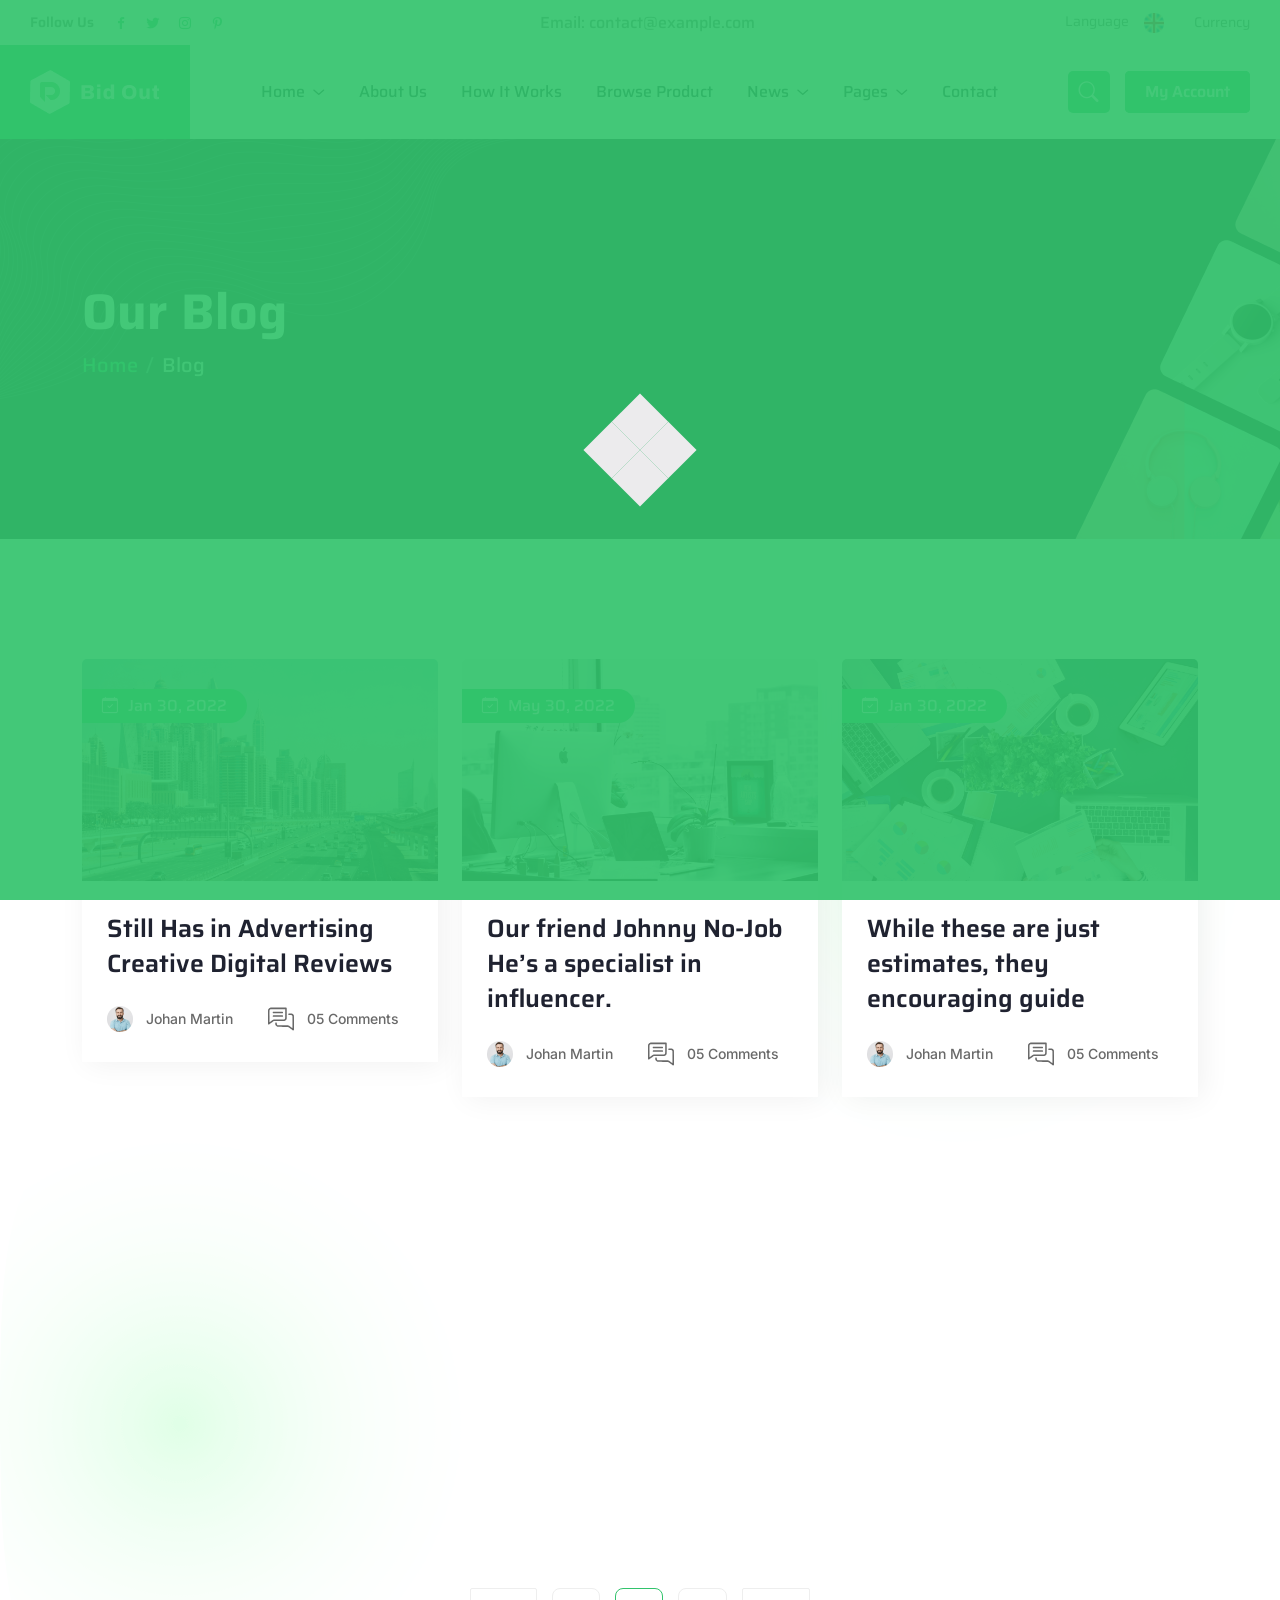
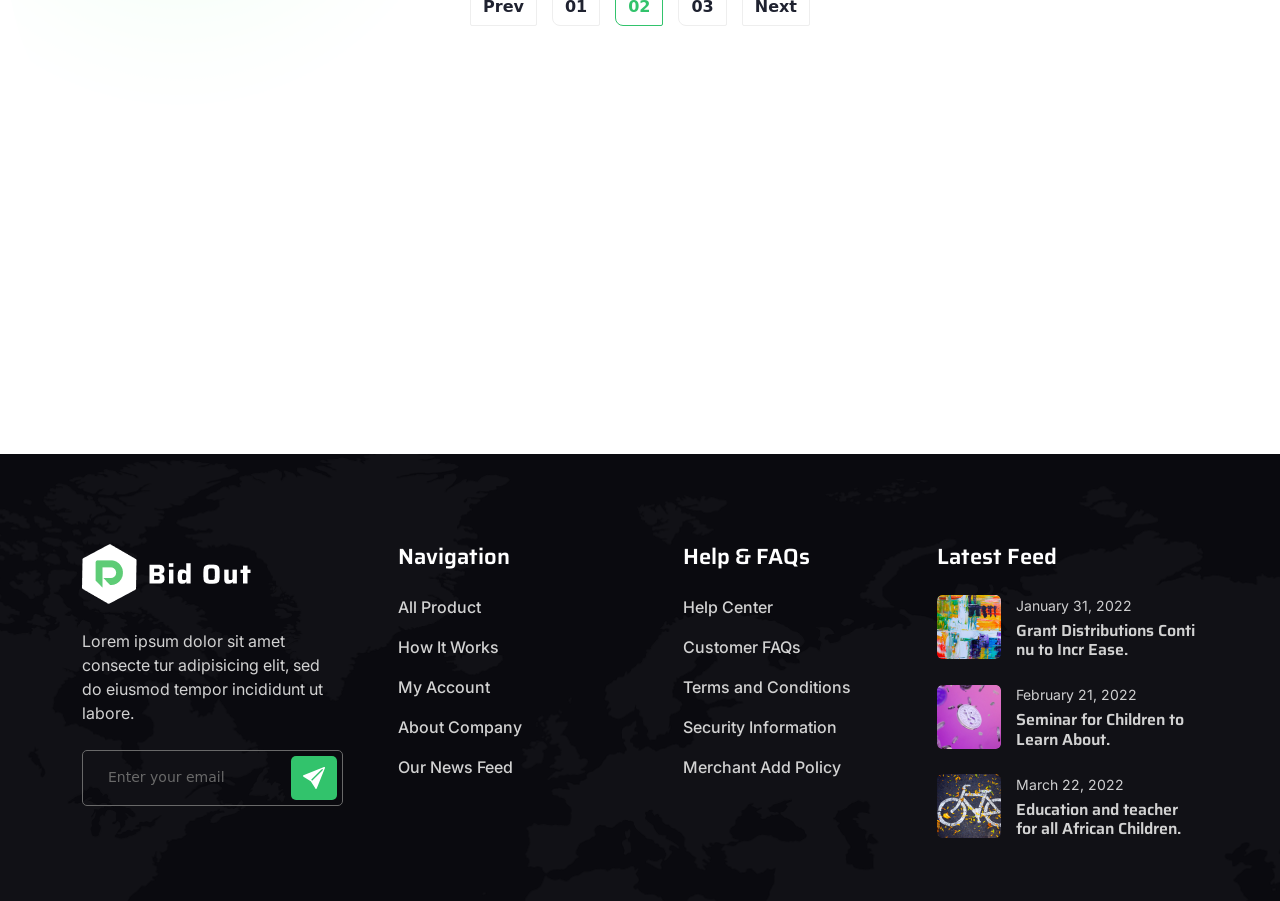
<file: Raw-HTML/blog.html>
<!DOCTYPE html>
<html lang="en">

    <head>
        <meta charset="UTF-8">
        <meta http-equiv="X-UA-Compatible" content="IE=edge">
        <meta name="viewport" content="width=device-width, initial-scale=1.0">
        <title>Bidout - Auction and Bidding HTML Template</title>
        <link rel="icon" href="assets/images/bg/sm-logo.png" type="image/gif" sizes="20x20">
    
        <link rel="stylesheet" href="assets/css/animate.css">
        <!-- css file link -->
        <link rel="stylesheet" href="assets/css/all.css">
    
        <!-- bootstrap 5 -->
        <link rel="stylesheet" href="assets/css/bootstrap.min.css">
    
        <!-- box-icon -->
        <link rel="stylesheet" href="assets/css/boxicons.min.css">
    
        <!-- bootstrap icon -->
        <link rel="stylesheet" href="assets/css/bootstrap-icons.css">
    
        <!-- jquery ui -->
        <link rel="stylesheet" href="assets/css/jquery-ui.css">
    
        <!-- swiper-slide -->
        <link rel="stylesheet" href="assets/css/swiper-bundle.min.css">

        <!-- slick-slide -->
        <link rel="stylesheet" href="assets/css/slick-theme.css">
        <link rel="stylesheet" href="assets/css/slick.css">
    
        <!-- select 2 -->
        <link rel="stylesheet" href="assets/css/nice-select.css">
    
        <!-- animate css -->
        <link rel="stylesheet" href="assets/css/magnific-popup.css">
    
        <!-- odometer css -->
        <link rel="stylesheet" href="assets/css/odometer.css">
    
        <!-- style css -->
        <link rel="stylesheet" href="assets/css/style.css">
    </head>

<body>
    <!-- preloader -->
    <div class="preloader">
        <div class="loader">
            <span></span>
            <span></span>
            <span></span>
            <span></span>
        </div>
    </div>

    <!-- scroll-btn -->
    <!-- <div class="scroll-btn">
        <i class='bx bxs-up-arrow-circle'></i>
    </div> -->

    <!-- search area -->
    <div class="mobile-search">
        <div class="container">
            <div class="row d-flex justify-content-center">
                <div class="col-md-11">
                    <label>What are you lookking for?</label>
                    <input type="text" placeholder="Search Products, Category, Brand">
                </div>
                <div class="col-1 d-flex justify-content-end align-items-center">
                    <div class="search-cross-btn">
                        <i class="bi bi-x"></i>
                    </div>
                </div>
            </div>
        </div>
    </div>

    <!-- ========== topbar ============= -->
    <div class="topbar">
        <div class="topbar-left d-flex flex-row align-items-center">
            <h6>Follow Us</h6>
            <ul class="topbar-social-list gap-2">
                <li><a href="https://www.facebook.com/"><i class='bx bxl-facebook'></i></a></li>
                <li><a href="https://www.twitter.com/"><i class='bx bxl-twitter'></i></a></li>
                <li><a href="https://www.instagram.com/"><i class='bx bxl-instagram'></i></a></li>
                <li><a href="https://www.pinterest.com/"><i class='bx bxl-pinterest-alt'></i></a></li>
            </ul>
        </div>
        <div class="email-area">
            <h6>Email: <a href="mailto:contact@example.com">contact@example.com</a></h6>
        </div>
        <div class="topbar-right">
            <ul class="topbar-right-list">
                <li><span>Language</span><img src="assets/images/icons/flag-eng.png" alt="image">
                    <ul class="topbar-sublist">
                        <li><span>Germeny</span><img src="assets/images/icons/flag-germeny.svg" alt="image"></li>
                        <li> <span>French</span><img src="assets/images/icons/flag-french.svg" alt="image"></li>
                        <li><span>Bengali</span><img src="assets/images/icons/flag-bangla.svg" alt="image"></li>
                    </ul>
                </li>
                 <li>Currency
                   <ul class="topbar-sublist">
                        <li><a href="login.html"><i class="bi bi-currency-dollar"></i>Usd</a></li>
                        <li><a href="register.html"><i class="bi bi-currency-euro"></i>Euro</a></li>
                        <li><a href="register.html"><i class="bi bi-currency-pound"></i>Pound</a></li>
                    </ul>
                </li>
            </ul>
        </div>
    </div>

    <!-- ========== header============= -->

    <header class="header-area style-1">
        <div class="header-logo">
            <a href="index.html"><img alt="image" src="assets/images/bg/header-logo.png" ></a>
        </div>
        <div class="main-menu">
            <div class="mobile-logo-area d-lg-none d-flex justify-content-between align-items-center">
                <div class="mobile-logo-wrap ">
                    <a href="index.html"><img alt="image" src="assets/images/bg/header-logo.png" ></a>

                </div>
                <div class="menu-close-btn">
                    <i class="bi bi-x-lg"></i>
                </div>
            </div>
            <ul class="menu-list">
                <li class="menu-item-has-children">
                    <a href="#" class="drop-down">Home</a><i class='bx bx-plus dropdown-icon'></i>
                    <ul class="submenu">
                        <li><a href="index.html">Home 1</a></li>
                        <li><a href="index2.html">Home 2</a></li>
                        <li><a href="index3.html">Home 3</a></li>
                    </ul>
                </li>
                <li>
                    <a href="about.html">About Us</a>
                </li>
                <li>
                    <a href="how-works.html">How It Works</a>
                </li>
                <li>
                    <a href="live-auction.html">Browse Product</a>
                </li>
                <li class="menu-item-has-children">
                    <a href="#">News</a><i class='bx bx-plus dropdown-icon'></i>
                    <ul class="submenu">
                        <li><a href="blog.html">Blog</a></li>
                        <li><a href="blog-details.html">Blog Details</a></li>
                    </ul>
                </li>
                <li class="menu-item-has-children">
                    <a href="#" class="drop-down">Pages</a><i class='bx bx-plus dropdown-icon'></i>
                    <ul class="submenu">
                        <li><a href="auction-details.html">Auction Details</a></li>
                        <li><a href="faq.html">Faq</a></li>
                        <li><a href="dashboard.html">Dashboard</a></li>
                        <li><a href="login.html">Login</a></li>
                        <li><a href="signup.html">Sign Up</a></li>
                        <li><a href="404.html">404</a></li>
                    </ul>
                </li>
                <li><a href="contact.html">Contact</a></li>
            </ul>
            <!-- mobile-search-area -->
            <div class="d-lg-none d-block">
                <form class="mobile-menu-form">
                    <div class="input-with-btn d-flex flex-column">
                        <input type="text" placeholder="Search here...">
                        <button type="submit" class="eg-btn btn--primary btn--sm">Search</button>
                    </div>
                </form>

            </div>
        </div>
        <div class="nav-right d-flex align-items-center">
            <div class="hotline d-xxl-flex d-none">
                <div class="hotline-icon">
                    <img alt="image" src="assets/images/icons/header-phone.svg" >
                </div>
                <div class="hotline-info">
                    <span>Click To Call</span>
                    <h6><a href="tel:347-274-8816">+347-274-8816</a></h6>
                </div>
            </div>
            <div class="search-btn">
                <i class="bi bi-search"></i>
            </div>
             <div class="eg-btn btn--primary header-btn">
                <a href="dashboard.html">My Account</a>
            </div>
            <div class="mobile-menu-btn d-lg-none d-block">
                <i class='bx bx-menu'></i>
            </div>
        </div>
    </header>

    <!-- ========== header end============= -->

    <!-- ========== inner-page-banner start ============= -->

    <div class="inner-banner">
        <div class="container">
            <h2 class="inner-banner-title wow fadeInLeft" data-wow-duration="1.5s" data-wow-delay=".2s">Our Blog</h2>
            <nav aria-label="breadcrumb">
                <ol class="breadcrumb">
                  <li class="breadcrumb-item"><a href="index.html">Home</a></li>
                  <li class="breadcrumb-item active" aria-current="page">Blog</li>
                </ol>
              </nav>
        </div>
    </div>

    <!-- ========== inner-page-banner end ============= -->

    <div class="blog-section pt-120 pb-120">
        <img alt="image" src="assets/images/bg/section-bg.png" class="img-fluid section-bg-top" >
        <img alt="image" src="assets/images/bg/section-bg.png" class="img-fluid section-bg-bottom" >
        <div class="container">
            <div class="row d-flex justify-content-center g-4 mb-60">
                <div class="col-xl-4 col-lg-6 col-md-6 col-sm-10">
                    <div class="single-blog-style1 wow fadeInDown" data-wow-duration="1.5s" data-wow-delay=".2s">
                        <div class="blog-img">
                            <a href="#" class="blog-date"><i class="bi bi-calendar-check"></i>Jan 30, 2022</a>
                            <img alt="image" src="assets/images/blog/blogstyle11.png" >
                        </div>
                        <div class="blog-content">
                            <h5><a href="blog-details.html">Still Has in Advertising Creative
                                    Digital Reviews</a></h5>
                            <div class="blog-meta">
                                <div class="author">
                                    <img alt="image" src="assets/images/blog/author1.png" >
                                    <a href="blog-details.html" class="author-name">Johan Martin</a>
                                </div>
                                <div class="comment">
                                    <img alt="image" src="assets/images/icons/comment-icon.svg" >
                                    <a href="#" class="comment">05 Comments</a>
                                </div>
                            </div>
                        </div>
                    </div>
                </div>
                <div class="col-xl-4 col-lg-6 col-md-6 col-sm-10">
                    <div class="single-blog-style1 wow fadeInDown" data-wow-duration="1.5s" data-wow-delay=".4s">
                        <div class="blog-img">
                            <a href="#" class="blog-date"><i class="bi bi-calendar-check"></i>May 30, 2022</a>
                            <img alt="image" src="assets/images/blog/blogstyle12.png" >
                        </div>
                        <div class="blog-content">
                            <h5><a href="blog-details.html">Our friend Johnny No-Job He’s a
                                    specialist in influencer.</a></h5>
                            <div class="blog-meta">
                                <div class="author">
                                    <img alt="image" src="assets/images/blog/author1.png" >
                                    <a href="blog-details.html" class="author-name">Johan Martin</a>
                                </div>
                                <div class="comment">
                                    <img alt="image" src="assets/images/icons/comment-icon.svg" >
                                    <a href="#" class="comment">05 Comments</a>
                                </div>
                            </div>
                        </div>
                    </div>
                </div>
                <div class="col-xl-4 col-lg-6 col-md-6 col-sm-10">
                    <div class="single-blog-style1 wow fadeInDown" data-wow-duration="1.5s" data-wow-delay=".4s">
                        <div class="blog-img">
                            <a href="#" class="blog-date"><i class="bi bi-calendar-check"></i>Jan 30, 2022</a>
                            <img alt="image" src="assets/images/blog/blogstyle13.png" >
                        </div>
                        <div class="blog-content">
                            <h5><a href="blog-details.html">While these are just estimates, they encouraging guide</a></h5>
                            <div class="blog-meta">
                                <div class="author">
                                    <img alt="image" src="assets/images/blog/author1.png" >
                                    <a href="blog-details.html" class="author-name">Johan Martin</a>
                                </div>
                                <div class="comment">
                                    <img alt="image" src="assets/images/icons/comment-icon.svg" >
                                    <a href="#" class="comment">05 Comments</a>
                                </div>
                            </div>
                        </div>
                    </div>
                </div>
                <div class="col-xl-4 col-lg-6 col-md-6 col-sm-10">
                    <div class="single-blog-style1 wow fadeInDown" data-wow-duration="1.5s" data-wow-delay=".8s">
                        <div class="blog-img">
                            <a href="#" class="blog-date"><i class="bi bi-calendar-check"></i>May 30, 2022</a>
                            <img alt="image" src="assets/images/blog/blogstyle14.png" >
                        </div>
                        <div class="blog-content">
                            <h5><a href="blog-details.html">What skills do you need marketing consultant?</a></h5>
                            <div class="blog-meta">
                                <div class="author">
                                    <img alt="image" src="assets/images/blog/author1.png" >
                                    <a href="blog-details.html" class="author-name">Johan Martin</a>
                                </div>
                                <div class="comment">
                                    <img alt="image" src="assets/images/icons/comment-icon.svg" >
                                    <a href="#" class="comment">05 Comments</a>
                                </div>
                            </div>
                        </div>
                    </div>
                </div>
                <div class="col-xl-4 col-lg-6 col-md-6 col-sm-10">
                    <div class="single-blog-style1 wow fadeInDown" data-wow-duration="1.5s" data-wow-delay="1s">
                        <div class="blog-img">
                            <a href="#" class="blog-date"><i class="bi bi-calendar-check"></i>Jan 30, 2022</a>
                            <img alt="image" src="assets/images/blog/blogstyle15.png" >
                        </div>
                        <div class="blog-content">
                            <h5><a href="blog-details.html">If you feel the same way becoming a.</a></h5>
                            <div class="blog-meta">
                                <div class="author">
                                    <img alt="image" src="assets/images/blog/author1.png" >
                                    <a href="blog-details.html" class="author-name">Johan Martin</a>
                                </div>
                                <div class="comment">
                                    <img alt="image" src="assets/images/icons/comment-icon.svg" >
                                    <a href="#" class="comment">05 Comments</a>
                                </div>
                            </div>
                        </div>
                    </div>
                </div>
                <div class="col-xl-4 col-lg-6 col-md-6 col-sm-10">
                    <div class="single-blog-style1 wow fadeInDown" data-wow-duration="1.5s" data-wow-delay=".8s">
                        <div class="blog-img">
                            <a href="#" class="blog-date"><i class="bi bi-calendar-check"></i>May 30, 2022</a>
                            <img alt="image" src="assets/images/blog/blogstyle16.png" >
                        </div>
                        <div class="blog-content">
                            <h5><a href="blog-details.html">Creative Fashion Riboon Digital with rgb lights.</a></h5>
                            <div class="blog-meta">
                                <div class="author">
                                    <img alt="image" src="assets/images/blog/author1.png" >
                                    <a href="blog-details.html" class="author-name">Johan Martin</a>
                                </div>
                                <div class="comment">
                                    <img alt="image" src="assets/images/icons/comment-icon.svg" >
                                    <a href="#" class="comment">05 Comments</a>
                                </div>
                            </div>
                        </div>
                    </div>
                </div>
            </div>
            <div class="row">
                <nav class="pagination-wrap">
                    <ul class="pagination d-flex justify-content-center gap-md-3 gap-2">
                      <li class="page-item">
                        <a class="page-link" href="#" tabindex="-1">Prev</a>
                      </li>
                      <li class="page-item"><a class="page-link" href="#">01</a></li>
                      <li class="page-item active" aria-current="page">
                        <a class="page-link" href="#">02</a>
                      </li>
                      <li class="page-item"><a class="page-link" href="#">03</a></li>
                      <li class="page-item">
                        <a class="page-link" href="#">Next</a>
                      </li>
                    </ul>
                  </nav>
            </div>
        </div>
    </div>

    

    <!-- ===============  Hero area end=============== -->

    <!-- =============== counter-section end =============== -->
    
    <div class="about-us-counter pb-120">
        <div class="container">
            <div class="row g-4 d-flex justify-content-center">
                <div class="col-xl-3 col-lg-4 col-md-6 col-sm-10 col-10">
                    <div class="counter-single text-center d-flex flex-row hover-border1 wow fadeInDown" data-wow-duration="1.5s" data-wow-delay=".2s">
                        <div class="counter-icon"> <img alt="image" src="assets/images/icons/employee.svg"> </div>
                        <div class="coundown d-flex flex-column">
                            <h3 class="odometer" data-odometer-final="5400">&nbsp;</h3>
                            <p>Happy Customer</p>
                        </div>
                    </div>
                </div>
                <div class="col-xl-3 col-lg-4 col-md-6 col-sm-10 col-10">
                  <div class="counter-single text-center d-flex flex-row hover-border1 wow fadeInDown" data-wow-duration="1.5s" data-wow-delay=".4s">
                      <div class="counter-icon"> <img alt="image" src="assets/images/icons/review.svg"> </div>
                      <div class="coundown d-flex flex-column">
                          <h3 class="odometer" data-odometer-final="1250">&nbsp;</h3>
                          <p>Good Reviews</p>
                      </div>
                  </div>
                </div>
                <div class="col-xl-3 col-lg-4 col-md-6 col-sm-10 col-10">
                  <div class="counter-single text-center d-flex flex-row hover-border1 wow fadeInDown" data-wow-duration="1.5s" data-wow-delay=".4s">
                      <div class="counter-icon"> <img alt="image" src="assets/images/icons/smily.svg"> </div>
                      <div class="coundown d-flex flex-column">
                          <h3 class="odometer" data-odometer-final="4250">&nbsp;</h3>
                          <p>Winner Customer</p>
                      </div>
                  </div>
                </div>
                <div class="col-xl-3 col-lg-4 col-md-6 col-sm-10 col-10">
                  <div class="counter-single text-center d-flex flex-row hover-border1 wow fadeInDown" data-wow-duration="1.5s" data-wow-delay=".8s">
                      <div class="counter-icon"> <img alt="image" src="assets/images/icons/comment.svg"> </div>
                      <div class="coundown d-flex flex-column">
                          <h3 class="odometer" data-odometer-final="500">&nbsp;</h3>
                          <p>New Comments</p>
                      </div>
                  </div>
                </div>
            </div>
        </div>
    </div> 

  <!-- About-us-counter section End -->

    <!-- =============== counter-section end =============== -->

    <!-- =============== Footer-action-section start =============== -->

    <footer>
        <div class="footer-top">
            <div class="container">
                <div class="row gy-5">
                    <div class="col-lg-3 col-md-6">
                        <div class="footer-item">
                            <a href="index.html"><img alt="image" src="assets/images/bg/footer-logo.png" ></a>
                            <p>Lorem ipsum dolor sit amet consecte tur adipisicing elit, sed do eiusmod tempor
                                incididunt ut labore.</p>
                            <form>
                                <div class="input-with-btn d-flex jusify-content-start align-items-strech">
                                    <input type="text" placeholder="Enter your email">
                                    <button type="submit"><img alt="image" src="assets/images/icons/send-icon.svg" ></button>
                                </div>
                            </form>
                        </div>
                    </div>
                    <div class="col-lg-3 col-md-6 d-flex justify-content-lg-center">
                        <div class="footer-item">
                            <h5>Navigation</h5>
                            <ul class="footer-list">
                                <li><a href="live-auction.html">All Product</a></li>
                                <li><a href="how-works.html">How It Works</a></li>
                                <li><a href="login.html">My Account</a></li>
                                <li><a href="about.html">About Company</a></li>
                                <li><a href="blog.html">Our News Feed</a></li>
                            </ul>
                        </div>
                    </div>
                    <div class="col-lg-3 col-md-6 d-flex justify-content-lg-center">
                        <div class="footer-item">
                            <h5>Help & FAQs</h5>
                            <ul class="footer-list">
                                <li><a href="product.html">Help Center</a></li>
                                <li><a href="faq.html">Customer FAQs</a></li>
                                <li><a href="login.html">Terms and Conditions</a></li>
                                <li><a href="about.html">Security Information</a></li>
                                <li><a href="blog.html">Merchant Add Policy</a></li>
                            </ul>
                        </div>
                    </div>
                    <div class="col-lg-3 col-md-6">
                        <div class="footer-item">
                            <h5>Latest Feed</h5>
                            <ul class="recent-feed-list">
                                <li class="single-feed">
                                    <div class="feed-img">
                                        <a href="blog-details.html"><img alt="image" src="assets/images/blog/recent-feed1.png"
                                                ></a>
                                    </div>
                                    <div class="feed-content">
                                        <span>January 31, 2022</span>
                                        <h6><a href="blog-details.html">Grant Distributions Conti nu to Incr Ease.</a>
                                        </h6>
                                    </div>
                                </li>
                                <li class="single-feed">
                                    <div class="feed-img">
                                        <a href="blog-details.html"><img alt="image" src="assets/images/blog/recent-feed2.png"
                                                ></a>
                                    </div>
                                    <div class="feed-content">
                                        <span>February 21, 2022</span>
                                        <h6><a href="blog-details.html">Seminar for Children to Learn About.</a></h6>
                                    </div>
                                </li>
                                <li class="single-feed">
                                    <div class="feed-img">
                                        <a href="blog-details.html"><img alt="image" src="assets/images/blog/recent-feed3.png"
                                                ></a>
                                    </div>
                                    <div class="feed-content">
                                        <span>March 22, 2022</span>
                                        <h6><a href="blog-details.html">Education and teacher for all African
                                                Children.</a></h6>
                                    </div>
                                </li>
                            </ul>
                        </div>

                    </div>
                </div>
            </div>
        </div>
        <div class="footer-bottom">
            <div class="container">
                <div class="row d-flex align-items-center g-4">
                    <div class="col-lg-6 d-flex justify-content-lg-start justify-content-center">
                        <p>Copyright 2022 <a href="#">Bid Out</a> | Design By <a
                                href="https://www.egenslab.com/"
                                class="egns-lab">Egens Lab</a></p>
                    </div>
                    <div
                        class="col-lg-6 d-flex justify-content-lg-end justify-content-center align-items-center flex-sm-nowrap flex-wrap">
                        <p class="d-sm-flex d-none">We Accepts:</p>
                        <ul class="footer-logo-list">
                            <li><a href="#"><img alt="image" src="assets/images/bg/footer-pay1.png" ></a></li>
                            <li><a href="#"><img alt="image" src="assets/images/bg/footer-pay2.png" ></a></li>
                            <li><a href="#"><img alt="image" src="assets/images/bg/footer-pay3.png" ></a></li>
                            <li><a href="#"><img alt="image" src="assets/images/bg/footer-pay4.png" ></a></li>
                            <li><a href="#"><img alt="image" src="assets/images/bg/footer-pay5.png" ></a></li>
                        </ul>
                    </div>
                </div>
            </div>
        </div>
    </footer>

    <!-- =============== Footer-action-section end =============== -->

    <!-- js file link -->
    <script src="assets/js/jquery-3.6.0.min.js"></script>
    <script src="assets/js/jquery-ui.js"></script>
    <script src="assets/js/bootstrap.bundle.min.js"></script>
    <script src="assets/js/wow.min.js"></script>
    <script src="assets/js/swiper-bundle.min.js"></script>
    <script src="assets/js/slick.js"></script>
    <script src="assets/js/jquery.nice-select.js"></script>
    <script src="assets/js/odometer.min.js"></script>
    <script src="assets/js/viewport.jquery.js"></script>
    <script src="assets/js/jquery.magnific-popup.min.js"></script>
    <script src="assets/js/main.js"></script>

</body>

</html>
</file>
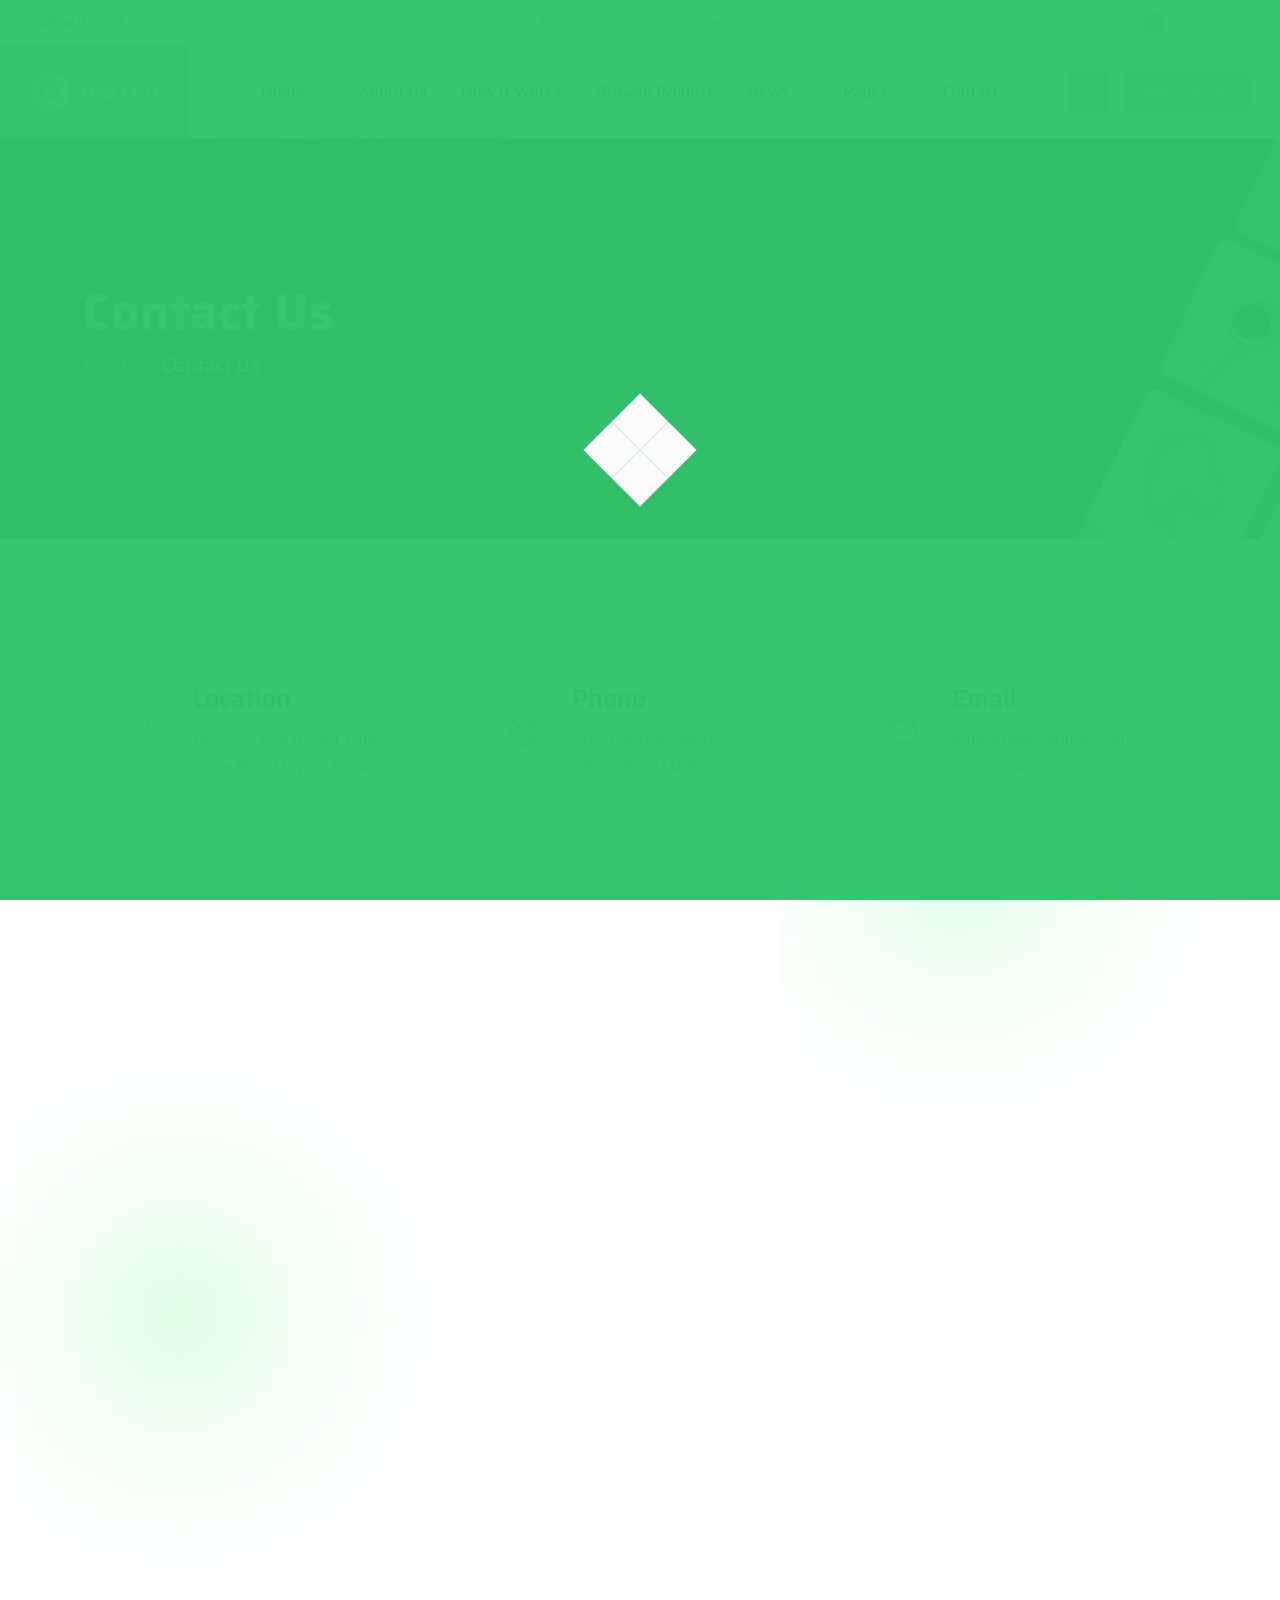
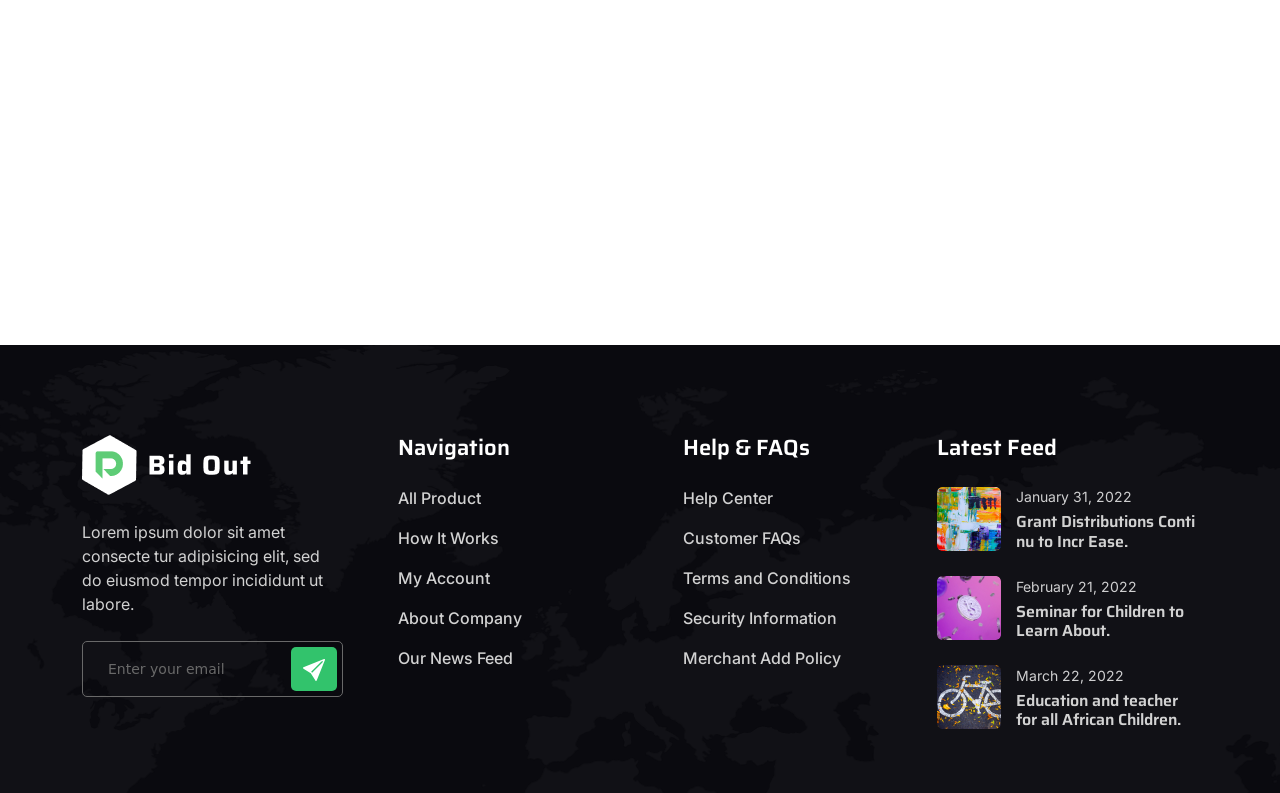
<file: Raw-HTML/contact.html>
<!DOCTYPE html>
<html lang="en">

    <head>
        <meta charset="UTF-8">
        <meta http-equiv="X-UA-Compatible" content="IE=edge">
        <meta name="viewport" content="width=device-width, initial-scale=1.0">
        <title>Bidout - Auction and Bidding HTML Template</title>
        <link rel="icon" href="assets/images/bg/sm-logo.png" type="image/gif" sizes="20x20">
    
        <link rel="stylesheet" href="assets/css/animate.css">
        <!-- css file link -->
        <link rel="stylesheet" href="assets/css/all.css">
    
        <!-- bootstrap 5 -->
        <link rel="stylesheet" href="assets/css/bootstrap.min.css">
    
        <!-- box-icon -->
        <link rel="stylesheet" href="assets/css/boxicons.min.css">
    
        <!-- bootstrap icon -->
        <link rel="stylesheet" href="assets/css/bootstrap-icons.css">
    
        <!-- jquery ui -->
        <link rel="stylesheet" href="assets/css/jquery-ui.css">
    
        <!-- swiper-slide -->
        <link rel="stylesheet" href="assets/css/swiper-bundle.min.css">

        <!-- slick-slide -->
        <link rel="stylesheet" href="assets/css/slick-theme.css">
        <link rel="stylesheet" href="assets/css/slick.css">
    
        <!-- select 2 -->
        <link rel="stylesheet" href="assets/css/nice-select.css">
    
        <!-- animate css -->
        <link rel="stylesheet" href="assets/css/magnific-popup.css">
    
        <!-- odometer css -->
        <link rel="stylesheet" href="assets/css/odometer.css">
    
        <!-- style css -->
        <link rel="stylesheet" href="assets/css/style.css">
    </head>

<body>
    <!-- preloader -->
    <div class="preloader">
        <div class="loader">
            <span></span>
            <span></span>
            <span></span>
            <span></span>
        </div>
    </div>

    <!-- scroll-btn -->
    <!-- <div class="scroll-btn">
        <i class='bx bxs-up-arrow-circle'></i>
    </div> -->

    <!-- search area -->
    <div class="mobile-search">
        <div class="container">
            <div class="row d-flex justify-content-center">
                <div class="col-md-11">
                    <label>What are you lookking for?</label>
                    <input type="text" placeholder="Search Products, Category, Brand">
                </div>
                <div class="col-1 d-flex justify-content-end align-items-center">
                    <div class="search-cross-btn">
                        <i class="bi bi-x"></i>
                    </div>
                </div>
            </div>
        </div>
    </div>

    <!-- ========== topbar ============= -->
    <div class="topbar">
        <div class="topbar-left d-flex flex-row align-items-center">
            <h6>Follow Us</h6>
            <ul class="topbar-social-list gap-2">
                <li><a href="https://www.facebook.com/"><i class='bx bxl-facebook'></i></a></li>
                <li><a href="https://www.twitter.com/"><i class='bx bxl-twitter'></i></a></li>
                <li><a href="https://www.instagram.com/"><i class='bx bxl-instagram'></i></a></li>
                <li><a href="https://www.pinterest.com/"><i class='bx bxl-pinterest-alt'></i></a></li>
            </ul>
        </div>
        <div class="email-area">
            <h6>Email: <a href="mailto:contact@example.com">contact@example.com</a></h6>
        </div>
        <div class="topbar-right">
            <ul class="topbar-right-list">
                <li><span>Language</span><img src="assets/images/icons/flag-eng.png" alt="image">
                    <ul class="topbar-sublist">
                        <li><span>Germeny</span><img src="assets/images/icons/flag-germeny.svg" alt="image"></li>
                        <li> <span>French</span><img src="assets/images/icons/flag-french.svg" alt="image"></li>
                        <li><span>Bengali</span><img src="assets/images/icons/flag-bangla.svg" alt="image"></li>
                    </ul>
                </li>
                 <li>Currency
                   <ul class="topbar-sublist">
                        <li><a href="login.html"><i class="bi bi-currency-dollar"></i>Usd</a></li>
                        <li><a href="register.html"><i class="bi bi-currency-euro"></i>Euro</a></li>
                        <li><a href="register.html"><i class="bi bi-currency-pound"></i>Pound</a></li>
                    </ul>
                </li>
            </ul>
        </div>
    </div>

    <!-- ========== header============= -->

    <header class="header-area style-1">
        <div class="header-logo">
            <a href="index.html"><img alt="image" src="assets/images/bg/header-logo.png" ></a>
        </div>
        <div class="main-menu">
            <div class="mobile-logo-area d-lg-none d-flex justify-content-between align-items-center">
                <div class="mobile-logo-wrap ">
                    <a href="index.html"><img alt="image" src="assets/images/bg/header-logo.png" ></a>

                </div>
                <div class="menu-close-btn">
                    <i class="bi bi-x-lg"></i>
                </div>
            </div>
            <ul class="menu-list">
                <li class="menu-item-has-children">
                    <a href="#" class="drop-down">Home</a><i class='bx bx-plus dropdown-icon'></i>
                    <ul class="submenu">
                        <li><a href="index.html">Home 1</a></li>
                        <li><a href="index2.html">Home 2</a></li>
                        <li><a href="index3.html">Home 3</a></li>
                    </ul>
                </li>
                <li>
                    <a href="about.html">About Us</a>
                </li>
                <li>
                    <a href="how-works.html">How It Works</a>
                </li>
                <li>
                    <a href="live-auction.html">Browse Product</a>
                </li>
                <li class="menu-item-has-children">
                    <a href="#">News</a><i class='bx bx-plus dropdown-icon'></i>
                    <ul class="submenu">
                        <li><a href="blog.html">Blog</a></li>
                        <li><a href="blog-details.html">Blog Details</a></li>
                    </ul>
                </li>
                <li class="menu-item-has-children">
                    <a href="#" class="drop-down">Pages</a><i class='bx bx-plus dropdown-icon'></i>
                    <ul class="submenu">
                        <li><a href="auction-details.html">Auction Details</a></li>
                        <li><a href="faq.html">Faq</a></li>
                        <li><a href="dashboard.html">Dashboard</a></li>
                        <li><a href="login.html">Login</a></li>
                        <li><a href="signup.html">Sign Up</a></li>
                        <li><a href="404.html">404</a></li>
                    </ul>
                </li>
                <li><a href="contact.html">Contact</a></li>
            </ul>
            <!-- mobile-search-area -->
            <div class="d-lg-none d-block">
                <form class="mobile-menu-form">
                    <div class="input-with-btn d-flex flex-column">
                        <input type="text" placeholder="Search here...">
                        <button type="submit" class="eg-btn btn--primary btn--sm">Search</button>
                    </div>
                </form>

            </div>
        </div>
        <div class="nav-right d-flex align-items-center">
            <div class="hotline d-xxl-flex d-none">
                <div class="hotline-icon">
                    <img alt="image" src="assets/images/icons/header-phone.svg" >
                </div>
                <div class="hotline-info">
                    <span>Click To Call</span>
                    <h6><a href="tel:347-274-8816">+347-274-8816</a></h6>
                </div>
            </div>
            <div class="search-btn">
                <i class="bi bi-search"></i>
            </div>
             <div class="eg-btn btn--primary header-btn">
                <a href="dashboard.html">My Account</a>
            </div>
            <div class="mobile-menu-btn d-lg-none d-block">
                <i class='bx bx-menu'></i>
            </div>
        </div>
    </header>

    <!-- ========== header end============= -->

    <!-- ========== inner-page-banner start ============= -->

    <div class="inner-banner">
        <div class="container">
            <h2 class="inner-banner-title wow fadeInLeft" data-wow-duration="1.5s" data-wow-delay=".2s">Contact Us</h2>
            <nav aria-label="breadcrumb">
                <ol class="breadcrumb">
                  <li class="breadcrumb-item"><a href="index.html">Home</a></li>
                  <li class="breadcrumb-item active" aria-current="page">Contact Us</li>
                </ol>
              </nav>
        </div>
    </div>

    <!-- ========== inner-page-banner end ============= -->

    <div class="contact-section pt-120 pb-120">
        <img alt="image" src="assets/images/bg/section-bg.png" class="img-fluid section-bg-top" >
        <img alt="image" src="assets/images/bg/section-bg.png" class="img-fluid section-bg-bottom" >
        <div class="container">
            <div class="row pb-120 mb-70 g-4 d-flex justify-content-center">
                <div class="col-lg-4 col-md-6 col-sm-8">
                    <div class="contact-signle hover-border1 d-flex flex-row align-items-center wow fadeInDown" data-wow-duration="1.5s" data-wow-delay=".2s">
                        <div class="icon">
                            <i class="bi bi-geo-alt"></i>
                        </div>
                        <div class="text">
                            <h4>Location</h4>
                            <p>168/170, Ave 01,Old York Drive Rich Mirpur, Dhaka</p>
                        </div>
                    </div>
                </div>
                <div class="col-lg-4 col-md-6 col-sm-8">
                    <div class="contact-signle hover-border1 d-flex flex-row align-items-center wow fadeInDown" data-wow-duration="1.5s" data-wow-delay=".4s">
                        <div class="icon">
                            <i class='bx bx-phone-call'></i>
                        </div>
                        <div class="text">
                            <h4>Phone</h4>
                            <a href="tel:+880171-770000">+02 135498 26649</a>
                            <a href="tel:+8801761111456">+8801761111456</a>
                        </div>
                    </div>
                </div>
                <div class="col-lg-4 col-md-6 col-sm-8">
                    <div class="contact-signle hover-border1 d-flex flex-row align-items-center wow fadeInDown" data-wow-duration="1.5s" data-wow-delay=".6s">
                        <div class="icon">
                            <i class='bx bx-envelope'></i>
                        </div>
                        <div class="text">
                            <h4>Email</h4>
                            <a href="mailto:support@example.com">support@example.com</a>
                            <a href="mailto:info@example.com">info@example.com</a>
                        </div>
                    </div>
                </div>
            </div>
            <div class="row g-4">
                <div class="col-lg-6">
                    <div class="form-wrapper wow fadeInDown" data-wow-duration="1.5s" data-wow-delay=".2s">
                        <div class="form-title2">
                            <h3>Get in Touch</h3>
                            <p class="para">Feel free to ask me any question or let's do to talk about our future collaboration.</p>
                        </div>
                        <form action="#">
                            <div class="row">
                                <div class="col-xl-6 col-lg-12 col-md-6">
                                    <div class="form-inner">
                                        <input type="text" placeholder="Your Name :">
                                    </div>
                                </div>
                                <div class="col-xl-6 col-lg-12 col-md-6">
                                    <div class="form-inner">
                                        <input type="email" placeholder="Your Email :">
                                    </div>
                                </div>
                                <div class="col-xl-6 col-lg-12 col-md-6">
                                    <div class="form-inner">
                                        <input type="text" placeholder="Your Phone :">
                                    </div>
                                </div>
                                <div class="col-xl-6 col-lg-12 col-md-6">
                                    <div class="form-inner">
                                        <input type="text" placeholder="Subject :">
                                    </div>
                                </div>
                                <div class="col-12">
                                    <textarea name="message" placeholder="Write Message :" rows="12"></textarea>
                                </div>
                                <div class="col-12">
                                    <button type="submit" class="eg-btn btn--primary btn--md form--btn">Send Message</button>
                                </div>
                            </div>
                        </form>
                    </div>
                </div>
                <div class="col-lg-6">
                    <div class="map-area wow fadeInUp" data-wow-duration="1.5s" data-wow-delay=".4s">
                        <iframe src="https://www.google.com/maps/embed?pb=!1m18!1m12!1m3!1d6255252.31904332!2d-106.08810052683293!3d40.04590513383155!2m3!1f0!2f0!3f0!3m2!1i1024!2i768!4f13.1!3m3!1m2!1s0x54eab584e432360b%3A0x1c3bb99243deb742!2sUnited%20States!5e0!3m2!1sen!2sbd!4v1650355365902!5m2!1sen!2sbd" style="border:0;" allowfullscreen="" loading="lazy" referrerpolicy="no-referrer-when-downgrade"></iframe>
                    </div>
                </div>
            </div>
        </div>
    </div>

    <!-- ===============  Hero area end=============== -->

    <!-- =============== counter-section end =============== -->
    
   <div class="about-us-counter pb-120">
        <div class="container">
            <div class="row g-4 d-flex justify-content-center">
                <div class="col-xl-3 col-lg-4 col-md-6 col-sm-10 col-10">
                    <div class="counter-single text-center d-flex flex-row hover-border1 wow fadeInDown" data-wow-duration="1.5s" data-wow-delay=".2s">
                        <div class="counter-icon"> <img alt="image" src="assets/images/icons/employee.svg"> </div>
                        <div class="coundown d-flex flex-column">
                            <h3 class="odometer" data-odometer-final="5400">&nbsp;</h3>
                            <p>Happy Customer</p>
                        </div>
                    </div>
                </div>
                <div class="col-xl-3 col-lg-4 col-md-6 col-sm-10 col-10">
                    <div class="counter-single text-center d-flex flex-row hover-border1 wow fadeInDown" data-wow-duration="1.5s" data-wow-delay=".4s">
                      <div class="counter-icon"> <img alt="image" src="assets/images/icons/review.svg"> </div>
                      <div class="coundown d-flex flex-column">
                          <h3 class="odometer" data-odometer-final="1250">&nbsp;</h3>
                          <p>Good Reviews</p>
                      </div>
                  </div>
                </div>
                <div class="col-xl-3 col-lg-4 col-md-6 col-sm-10 col-10">
                    <div class="counter-single text-center d-flex flex-row hover-border1 wow fadeInDown" data-wow-duration="1.5s" data-wow-delay=".4s">
                      <div class="counter-icon"> <img alt="image" src="assets/images/icons/smily.svg"> </div>
                      <div class="coundown d-flex flex-column">
                          <h3 class="odometer" data-odometer-final="4250">&nbsp;</h3>
                          <p>Winner Customer</p>
                      </div>
                  </div>
                </div>
                <div class="col-xl-3 col-lg-4 col-md-6 col-sm-10 col-10">
                    <div class="counter-single text-center d-flex flex-row hover-border1 wow fadeInDown" data-wow-duration="1.5s" data-wow-delay=".8s">
                      <div class="counter-icon"> <img alt="image" src="assets/images/icons/comment.svg"> </div>
                      <div class="coundown d-flex flex-column">
                          <h3 class="odometer" data-odometer-final="500">&nbsp;</h3>
                          <p>New Comments</p>
                      </div>
                  </div>
                </div>
            </div>
        </div>
    </div> 

  <!-- About-us-counter section End -->

    <!-- =============== counter-section end =============== -->

    <!-- =============== Footer-action-section start =============== -->

    <footer>
        <div class="footer-top">
            <div class="container">
                <div class="row gy-5">
                    <div class="col-lg-3 col-md-6">
                        <div class="footer-item">
                            <a href="index.html"><img alt="image" src="assets/images/bg/footer-logo.png" ></a>
                            <p>Lorem ipsum dolor sit amet consecte tur adipisicing elit, sed do eiusmod tempor
                                incididunt ut labore.</p>
                            <form>
                                <div class="input-with-btn d-flex jusify-content-start align-items-strech">
                                    <input type="text" placeholder="Enter your email">
                                    <button type="submit"><img alt="image" src="assets/images/icons/send-icon.svg" ></button>
                                </div>
                            </form>
                        </div>
                    </div>
                    <div class="col-lg-3 col-md-6 d-flex justify-content-lg-center">
                        <div class="footer-item">
                            <h5>Navigation</h5>
                            <ul class="footer-list">
                                <li><a href="live-auction.html">All Product</a></li>
                                <li><a href="how-works.html">How It Works</a></li>
                                <li><a href="login.html">My Account</a></li>
                                <li><a href="about.html">About Company</a></li>
                                <li><a href="blog.html">Our News Feed</a></li>
                            </ul>
                        </div>
                    </div>
                    <div class="col-lg-3 col-md-6 d-flex justify-content-lg-center">
                        <div class="footer-item">
                            <h5>Help & FAQs</h5>
                            <ul class="footer-list">
                                <li><a href="product.html">Help Center</a></li>
                                <li><a href="faq.html">Customer FAQs</a></li>
                                <li><a href="login.html">Terms and Conditions</a></li>
                                <li><a href="about.html">Security Information</a></li>
                                <li><a href="blog.html">Merchant Add Policy</a></li>
                            </ul>
                        </div>
                    </div>
                    <div class="col-lg-3 col-md-6">
                        <div class="footer-item">
                            <h5>Latest Feed</h5>
                            <ul class="recent-feed-list">
                                <li class="single-feed">
                                    <div class="feed-img">
                                        <a href="blog-details.html"><img alt="image" src="assets/images/blog/recent-feed1.png"
                                                ></a>
                                    </div>
                                    <div class="feed-content">
                                        <span>January 31, 2022</span>
                                        <h6><a href="blog-details.html">Grant Distributions Conti nu to Incr Ease.</a>
                                        </h6>
                                    </div>
                                </li>
                                <li class="single-feed">
                                    <div class="feed-img">
                                        <a href="blog-details.html"><img alt="image" src="assets/images/blog/recent-feed2.png"
                                                ></a>
                                    </div>
                                    <div class="feed-content">
                                        <span>February 21, 2022</span>
                                        <h6><a href="blog-details.html">Seminar for Children to Learn About.</a></h6>
                                    </div>
                                </li>
                                <li class="single-feed">
                                    <div class="feed-img">
                                        <a href="blog-details.html"><img alt="image" src="assets/images/blog/recent-feed3.png"
                                                ></a>
                                    </div>
                                    <div class="feed-content">
                                        <span>March 22, 2022</span>
                                        <h6><a href="blog-details.html">Education and teacher for all African
                                                Children.</a></h6>
                                    </div>
                                </li>
                            </ul>
                        </div>

                    </div>
                </div>
            </div>
        </div>
        <div class="footer-bottom">
            <div class="container">
                <div class="row d-flex align-items-center g-4">
                    <div class="col-lg-6 d-flex justify-content-lg-start justify-content-center">
                        <p>Copyright 2022 <a href="#">Bid Out</a> | Design By <a
                                href="https://www.egenslab.com/"
                                class="egns-lab">Egens Lab</a></p>
                    </div>
                    <div
                        class="col-lg-6 d-flex justify-content-lg-end justify-content-center align-items-center flex-sm-nowrap flex-wrap">
                        <p class="d-sm-flex d-none">We Accepts:</p>
                        <ul class="footer-logo-list">
                            <li><a href="#"><img alt="image" src="assets/images/bg/footer-pay1.png" ></a></li>
                            <li><a href="#"><img alt="image" src="assets/images/bg/footer-pay2.png" ></a></li>
                            <li><a href="#"><img alt="image" src="assets/images/bg/footer-pay3.png" ></a></li>
                            <li><a href="#"><img alt="image" src="assets/images/bg/footer-pay4.png" ></a></li>
                            <li><a href="#"><img alt="image" src="assets/images/bg/footer-pay5.png" ></a></li>
                        </ul>
                    </div>
                </div>
            </div>
        </div>
    </footer>

    <!-- =============== Footer-action-section end =============== -->

    <!-- js file link -->
    <script src="assets/js/jquery-3.6.0.min.js"></script>
    <script src="assets/js/jquery-ui.js"></script>
    <script src="assets/js/bootstrap.bundle.min.js"></script>
    <script src="assets/js/wow.min.js"></script>
    <script src="assets/js/swiper-bundle.min.js"></script>
    <script src="assets/js/slick.js"></script>
    <script src="assets/js/jquery.nice-select.js"></script>
    <script src="assets/js/odometer.min.js"></script>
    <script src="assets/js/viewport.jquery.js"></script>
    <script src="assets/js/jquery.magnific-popup.min.js"></script>
    <script src="assets/js/main.js"></script>

</body>

</html>
</file>
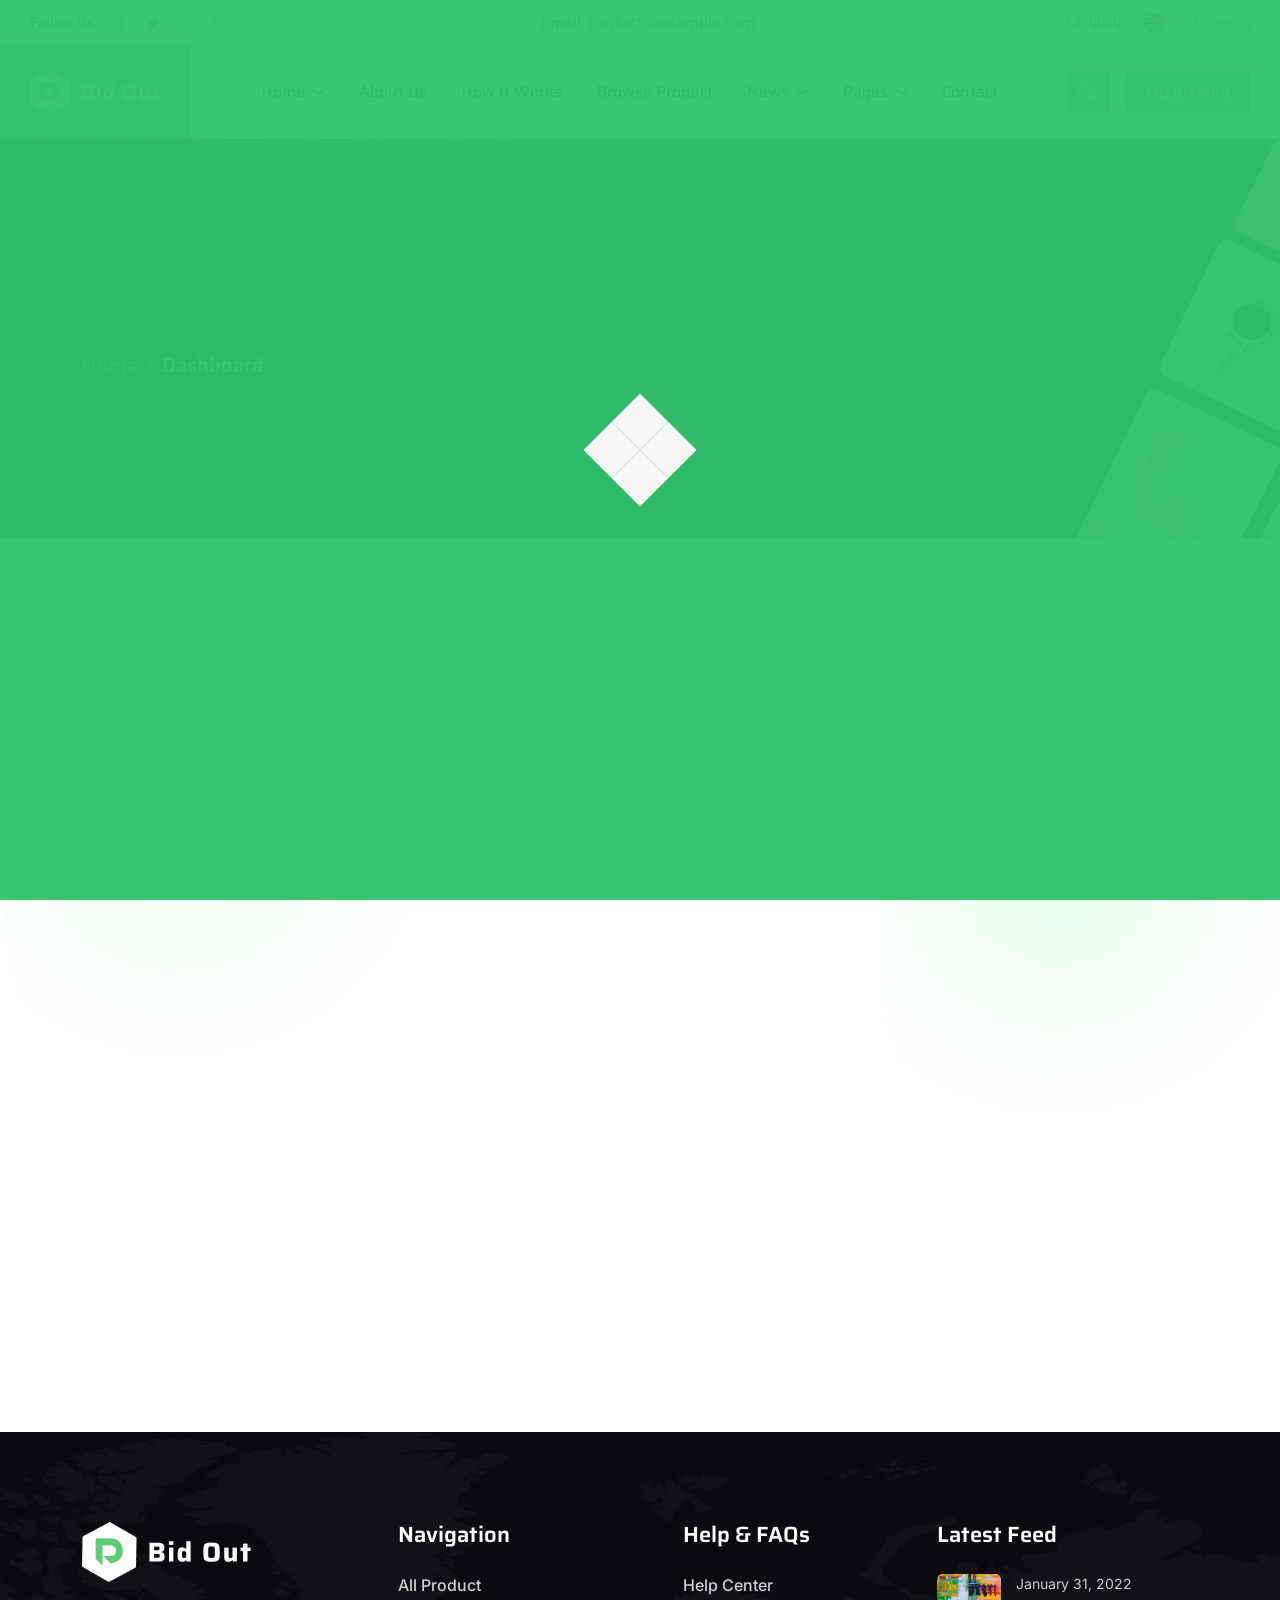
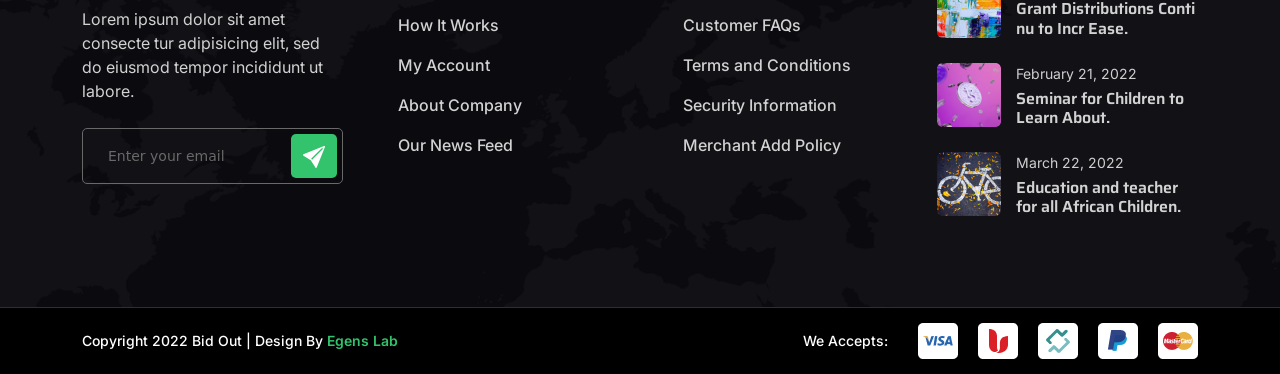
<file: Raw-HTML/dashboard.html>
<!DOCTYPE html>
<html lang="en">

    <head>
        <meta charset="UTF-8">
        <meta http-equiv="X-UA-Compatible" content="IE=edge">
        <meta name="viewport" content="width=device-width, initial-scale=1.0">
        <title>Bidout - Auction and Bidding HTML Template</title>
        <link rel="icon" href="assets/images/bg/sm-logo.png" type="image/gif" sizes="20x20">
    
        <link rel="stylesheet" href="assets/css/animate.css">
        <!-- css file link -->
        <link rel="stylesheet" href="assets/css/all.css">
    
        <!-- bootstrap 5 -->
        <link rel="stylesheet" href="assets/css/bootstrap.min.css">
    
        <!-- box-icon -->
        <link rel="stylesheet" href="assets/css/boxicons.min.css">
    
        <!-- bootstrap icon -->
        <link rel="stylesheet" href="assets/css/bootstrap-icons.css">
    
        <!-- jquery ui -->
        <link rel="stylesheet" href="assets/css/jquery-ui.css">
    
        <!-- swiper-slide -->
        <link rel="stylesheet" href="assets/css/swiper-bundle.min.css">

        <!-- slick-slide -->
        <link rel="stylesheet" href="assets/css/slick-theme.css">
        <link rel="stylesheet" href="assets/css/slick.css">
    
        <!-- select 2 -->
        <link rel="stylesheet" href="assets/css/nice-select.css">
    
        <!-- animate css -->
        <link rel="stylesheet" href="assets/css/magnific-popup.css">
    
        <!-- odometer css -->
        <link rel="stylesheet" href="assets/css/odometer.css">
    
        <!-- style css -->
        <link rel="stylesheet" href="assets/css/style.css">
    </head>

<body>
    <!-- preloader -->
    <div class="preloader">
        <div class="loader">
            <span></span>
            <span></span>
            <span></span>
            <span></span>
        </div>
    </div>

    <!-- scroll-btn -->
    <!-- <div class="scroll-btn">
        <i class='bx bxs-up-arrow-circle'></i>
    </div> -->

    <!-- search area -->
    <div class="mobile-search">
        <div class="container">
            <div class="row d-flex justify-content-center">
                <div class="col-md-11">
                    <label>What are you lookking for?</label>
                    <input type="text" placeholder="Search Products, Category, Brand">
                </div>
                <div class="col-1 d-flex justify-content-end align-items-center">
                    <div class="search-cross-btn">
                        <i class="bi bi-x"></i>
                    </div>
                </div>
            </div>
        </div>
    </div>

    <!-- ========== topbar ============= -->
    <div class="topbar">
        <div class="topbar-left d-flex flex-row align-items-center">
            <h6>Follow Us</h6>
            <ul class="topbar-social-list gap-2">
                <li><a href="https://www.facebook.com/"><i class='bx bxl-facebook'></i></a></li>
                <li><a href="https://www.twitter.com/"><i class='bx bxl-twitter'></i></a></li>
                <li><a href="https://www.instagram.com/"><i class='bx bxl-instagram'></i></a></li>
                <li><a href="https://www.pinterest.com/"><i class='bx bxl-pinterest-alt'></i></a></li>
            </ul>
        </div>
        <div class="email-area">
            <h6>Email: <a href="mailto:contact@example.com">contact@example.com</a></h6>
        </div>
        <div class="topbar-right">
            <ul class="topbar-right-list">
                <li><span>Language</span><img src="assets/images/icons/flag-eng.png" alt="image">
                    <ul class="topbar-sublist">
                        <li><span>Germeny</span><img src="assets/images/icons/flag-germeny.svg" alt="image"></li>
                        <li> <span>French</span><img src="assets/images/icons/flag-french.svg" alt="image"></li>
                        <li><span>Bengali</span><img src="assets/images/icons/flag-bangla.svg" alt="image"></li>
                    </ul>
                </li>
                 <li>Currency
                   <ul class="topbar-sublist">
                        <li><a href="login.html"><i class="bi bi-currency-dollar"></i>Usd</a></li>
                        <li><a href="register.html"><i class="bi bi-currency-euro"></i>Euro</a></li>
                        <li><a href="register.html"><i class="bi bi-currency-pound"></i>Pound</a></li>
                    </ul>
                </li>
            </ul>
        </div>
    </div>

    <!-- ========== header============= -->

    <header class="header-area style-1">
        <div class="header-logo">
            <a href="index.html"><img alt="image" src="assets/images/bg/header-logo.png" ></a>
        </div>
        <div class="main-menu">
            <div class="mobile-logo-area d-lg-none d-flex justify-content-between align-items-center">
                <div class="mobile-logo-wrap ">
                    <a href="index.html"><img alt="image" src="assets/images/bg/header-logo.png" ></a>

                </div>
                <div class="menu-close-btn">
                    <i class="bi bi-x-lg"></i>
                </div>
            </div>
            <ul class="menu-list">
                <li class="menu-item-has-children">
                    <a href="#" class="drop-down">Home</a><i class='bx bx-plus dropdown-icon'></i>
                    <ul class="submenu">
                        <li><a href="index.html">Home 1</a></li>
                        <li><a href="index2.html">Home 2</a></li>
                        <li><a href="index3.html">Home 3</a></li>
                    </ul>
                </li>
                <li>
                    <a href="about.html">About Us</a>
                </li>
                <li>
                    <a href="how-works.html">How It Works</a>
                </li>
                <li>
                    <a href="live-auction.html">Browse Product</a>
                </li>
                <li class="menu-item-has-children">
                    <a href="#">News</a><i class='bx bx-plus dropdown-icon'></i>
                    <ul class="submenu">
                        <li><a href="blog.html">Blog</a></li>
                        <li><a href="blog-details.html">Blog Details</a></li>
                    </ul>
                </li>
                <li class="menu-item-has-children">
                    <a href="#" class="drop-down">Pages</a><i class='bx bx-plus dropdown-icon'></i>
                    <ul class="submenu">
                        <li><a href="auction-details.html">Auction Details</a></li>
                        <li><a href="faq.html">Faq</a></li>
                        <li><a href="dashboard.html">Dashboard</a></li>
                        <li><a href="login.html">Login</a></li>
                        <li><a href="signup.html">Sign Up</a></li>
                        <li><a href="404.html">404</a></li>
                    </ul>
                </li>
                <li><a href="contact.html">Contact</a></li>
            </ul>
            <!-- mobile-search-area -->
            <div class="d-lg-none d-block">
                <form class="mobile-menu-form">
                    <div class="input-with-btn d-flex flex-column">
                        <input type="text" placeholder="Search here...">
                        <button type="submit" class="eg-btn btn--primary btn--sm">Search</button>
                    </div>
                </form>

            </div>
        </div>
        <div class="nav-right d-flex align-items-center">
            <div class="hotline d-xxl-flex d-none">
                <div class="hotline-icon">
                    <img alt="image" src="assets/images/icons/header-phone.svg" >
                </div>
                <div class="hotline-info">
                    <span>Click To Call</span>
                    <h6><a href="tel:347-274-8816">+347-274-8816</a></h6>
                </div>
            </div>
            <div class="search-btn">
                <i class="bi bi-search"></i>
            </div>
             <div class="eg-btn btn--primary header-btn">
                <a href="dashboard.html">My Account</a>
            </div>
            <div class="mobile-menu-btn d-lg-none d-block">
                <i class='bx bx-menu'></i>
            </div>
        </div>
    </header>

    <!-- ========== header end============= -->

    <!-- ========== inner-page-banner start ============= -->

    <div class="inner-banner">
        <div class="container">
            <h2 class="inner-banner-title wow fadeInLeft" data-wow-duration="1.5s" data-wow-delay=".2s">Dashboard</h2>
            <nav aria-label="breadcrumb">
                <ol class="breadcrumb">
                  <li class="breadcrumb-item"><a href="index.html">Home</a></li>
                  <li class="breadcrumb-item active" aria-current="page">Dashboard</li>
                </ol>
              </nav>
        </div>
    </div>

    <!-- ========== inner-page-banner end ============= -->

    <div class="dashboard-section pt-120 pb-120">
        <img alt="image" src="assets/images/bg/section-bg.png" class="img-fluid section-bg-top" >
        <img alt="image" src="assets/images/bg/section-bg.png" class="img-fluid section-bg-bottom" >
        <div class="container">
            <div class="row g-4">
                <div class="col-lg-3">
                    <div class="nav flex-column nav-pills gap-4 wow fadeInUp" data-wow-duration="1.5s" data-wow-delay=".2s" id="v-pills-tab" role="tablist"
                        aria-orientation="vertical">
                        <button class="nav-link active nav-btn-style mx-auto  mb-20" id="v-pills-dashboard-tab" data-bs-toggle="pill" data-bs-target="#v-pills-dashboard" type="button" role="tab" aria-controls="v-pills-dashboard" aria-selected="true"><svg width="22" height="22" viewBox="0 0 22 22" xmlns="http://www.w3.org/2000/svg">
                            <g clip-path="url(#clip0_388_603)">
                            <path d="M8.47911 7.33339H1.60411C0.719559 7.33339 0 6.61383 0 5.72911V1.60411C0 0.719559 0.719559 0 1.60411 0H8.47911C9.36383 0 10.0834 0.719559 10.0834 1.60411V5.72911C10.0834 6.61383 9.36383 7.33339 8.47911 7.33339ZM1.60411 1.375C1.47772 1.375 1.375 1.47772 1.375 1.60411V5.72911C1.375 5.85567 1.47772 5.95839 1.60411 5.95839H8.47911C8.60567 5.95839 8.70839 5.85567 8.70839 5.72911V1.60411C8.70839 1.47772 8.60567 1.375 8.47911 1.375H1.60411Z"/>
                            <path d="M8.47911 22H1.60411C0.719559 22 0 21.2805 0 20.3959V10.7709C0 9.88618 0.719559 9.16663 1.60411 9.16663H8.47911C9.36383 9.16663 10.0834 9.88618 10.0834 10.7709V20.3959C10.0834 21.2805 9.36383 22 8.47911 22ZM1.60411 10.5416C1.47772 10.5416 1.375 10.6443 1.375 10.7709V20.3959C1.375 20.5223 1.47772 20.625 1.60411 20.625H8.47911C8.60567 20.625 8.70839 20.5223 8.70839 20.3959V10.7709C8.70839 10.6443 8.60567 10.5416 8.47911 10.5416H1.60411Z"/>
                            <path d="M20.3953 22H13.5203C12.6356 22 11.916 21.2805 11.916 20.3959V16.2709C11.916 15.3862 12.6356 14.6667 13.5203 14.6667H20.3953C21.2798 14.6667 21.9994 15.3862 21.9994 16.2709V20.3959C21.9994 21.2805 21.2798 22 20.3953 22ZM13.5203 16.0417C13.3937 16.0417 13.291 16.1444 13.291 16.2709V20.3959C13.291 20.5223 13.3937 20.625 13.5203 20.625H20.3953C20.5217 20.625 20.6244 20.5223 20.6244 20.3959V16.2709C20.6244 16.1444 20.5217 16.0417 20.3953 16.0417H13.5203Z"/>
                            <path d="M20.3953 12.8334H13.5203C12.6356 12.8334 11.916 12.1138 11.916 11.2291V1.60411C11.916 0.719559 12.6356 0 13.5203 0H20.3953C21.2798 0 21.9994 0.719559 21.9994 1.60411V11.2291C21.9994 12.1138 21.2798 12.8334 20.3953 12.8334ZM13.5203 1.375C13.3937 1.375 13.291 1.47772 13.291 1.60411V11.2291C13.291 11.3557 13.3937 11.4584 13.5203 11.4584H20.3953C20.5217 11.4584 20.6244 11.3557 20.6244 11.2291V1.60411C20.6244 1.47772 20.5217 1.375 20.3953 1.375H13.5203Z"/>
                            </g>
                            <defs>
                            <clipPath id="clip0_388_603">
                            <rect width="22" height="22" fill="white"/>
                            </clipPath>
                            </defs>
                            </svg>Dashboard</button>
                        <button class="nav-link nav-btn-style mx-auto mb-20" id="v-pills-profile-tab" data-bs-toggle="pill" data-bs-target="#v-pills-profile" type="button" role="tab" aria-controls="v-pills-profile" aria-selected="true"><i class="lar la-user"></i><svg width="22" height="22" viewBox="0 0 22 22" xmlns="http://www.w3.org/2000/svg">
                            <path d="M18.7782 14.2218C17.5801 13.0237 16.1541 12.1368 14.5982 11.5999C16.2646 10.4522 17.3594 8.53136 17.3594 6.35938C17.3594 2.85282 14.5066 0 11 0C7.49345 0 4.64062 2.85282 4.64062 6.35938C4.64062 8.53136 5.73543 10.4522 7.40188 11.5999C5.84598 12.1368 4.41994 13.0237 3.22184 14.2218C1.14421 16.2995 0 19.0618 0 22H1.71875C1.71875 16.8823 5.88229 12.7188 11 12.7188C16.1177 12.7188 20.2812 16.8823 20.2812 22H22C22 19.0618 20.8558 16.2995 18.7782 14.2218ZM11 11C8.44117 11 6.35938 8.91825 6.35938 6.35938C6.35938 3.8005 8.44117 1.71875 11 1.71875C13.5588 1.71875 15.6406 3.8005 15.6406 6.35938C15.6406 8.91825 13.5588 11 11 11Z"/>
                            </svg>My Profile</button>
                        <button class="nav-link nav-btn-style mx-auto mb-20" id="v-pills-order-tab" data-bs-toggle="pill" data-bs-target="#v-pills-order" type="button" role="tab"  aria-controls="v-pills-order" aria-selected="true"><svg width="22" height="22" viewBox="0 0 22 22" xmlns="http://www.w3.org/2000/svg">
                            <path d="M19.7115 18.1422L18.729 5.7622C18.6678 4.96461 17.9932 4.3398 17.1933 4.3398H15.2527V4.25257C15.2527 1.90768 13.345 0 11.0002 0C8.65527 0 6.74758 1.90768 6.74758 4.25257V4.3398H4.80703C4.00708 4.3398 3.33251 4.96457 3.2715 5.76052L2.28872 18.1439C2.21266 19.1354 2.55663 20.1225 3.23235 20.852C3.90808 21.5815 4.86598 22 5.86041 22H16.1399C17.1342 22 18.0922 21.5816 18.768 20.852C19.4437 20.1224 19.7876 19.1354 19.7115 18.1422ZM8.03622 4.25257C8.03622 2.61826 9.36588 1.28863 11.0002 1.28863C12.6344 1.28863 13.9641 2.6183 13.9641 4.25257V4.3398H8.03622V4.25257ZM17.8225 19.9764C17.3835 20.4503 16.7859 20.7114 16.1399 20.7114H5.86045C5.21437 20.7114 4.61685 20.4503 4.17779 19.9764C3.73878 19.5024 3.5242 18.8866 3.57352 18.2441L4.55622 5.86072C4.56619 5.73044 4.67636 5.62843 4.80703 5.62843H6.74758V7.21548C6.74758 7.57131 7.03607 7.8598 7.3919 7.8598C7.74772 7.8598 8.03622 7.57131 8.03622 7.21548V5.62843H13.9641V7.21548C13.9641 7.57131 14.2526 7.8598 14.6084 7.8598C14.9642 7.8598 15.2527 7.57131 15.2527 7.21548V5.62843H17.1933C17.324 5.62843 17.4341 5.73048 17.4443 5.86244L18.4267 18.2424C18.4762 18.8866 18.2615 19.5024 17.8225 19.9764Z"/>
                            <path d="M13.9035 10.9263C13.652 10.6746 13.244 10.6746 12.9924 10.9263L10.1154 13.8033L9.00909 12.697C8.75751 12.4454 8.34952 12.4454 8.0979 12.697C7.84627 12.9486 7.84627 13.3566 8.0979 13.6082L9.65977 15.1701C9.78558 15.2959 9.9505 15.3588 10.1153 15.3588C10.2802 15.3588 10.4451 15.2959 10.5709 15.1701L13.9034 11.8375C14.1551 11.5858 14.1551 11.1779 13.9035 10.9263Z"/>
                            </svg>  Order Bidding</button>
                        <button class="nav-link nav-btn-style mx-auto" id="v-pills-purchase-tab" data-bs-toggle="pill" data-bs-target="#v-pills-purchase" type="button" role="tab" aria-controls="v-pills-purchase" aria-selected="true">
                            <svg width="22" height="22" viewBox="0 0 22 22" xmlns="http://www.w3.org/2000/svg">
                                <path d="M7.41246 0.0859337C6.34254 0.356638 5.40152 1.12578 4.92027 2.11836C4.61519 2.75429 4.58941 2.90039 4.56793 4.00468L4.54644 4.98437H3.02535H1.50425L1.48707 5.0789C1.43121 5.36679 0.80816 16.6977 0.829644 17.0586C0.898394 18.266 1.66754 19.3402 2.80621 19.8215C3.39488 20.0664 3.38199 20.0664 7.73473 20.0664H11.7222L12.1218 20.466C12.9211 21.2523 13.875 21.7508 14.9535 21.9398C15.5636 22.043 16.6336 22.0043 17.1879 21.8582C19.13 21.334 20.5308 19.9203 21.0422 17.9695C21.1882 17.4066 21.2226 16.457 21.1238 15.834C20.707 13.3117 18.4769 11.3867 15.9589 11.3867H15.5593L15.5379 11.159C15.525 11.0387 15.4433 9.72812 15.3617 8.25C15.28 6.77187 15.1984 5.43554 15.1855 5.27226L15.1597 4.98437H13.6386H12.1175V4.19375C12.1175 3.32148 12.0574 2.87461 11.8726 2.40625C11.4429 1.31914 10.5793 0.511326 9.45348 0.150387C9.13121 0.0429649 9.0066 0.0300751 8.42223 0.0171852C7.86363 0.00429344 7.70035 0.0171852 7.41246 0.0859337ZM8.93785 1.39648C9.80582 1.62851 10.5148 2.35468 10.7211 3.22695C10.764 3.41601 10.7855 3.73398 10.7855 4.24101V4.98437H8.33629H5.88707V4.20664C5.88707 3.34726 5.93004 3.08515 6.14488 2.66836C6.45426 2.0625 7.05582 1.57265 7.70465 1.39648C8.00113 1.31914 8.64137 1.31914 8.93785 1.39648ZM4.55504 7.13281V7.94922H5.22105H5.88707V7.13281V6.3164H8.33629H10.7855V7.13281V7.94922H11.4515H12.1175V7.13281V6.3164H13.0199C13.8964 6.3164 13.9222 6.3207 13.9222 6.40234C13.9222 6.44961 13.991 7.64414 14.0726 9.05351C14.1586 10.4586 14.2187 11.6187 14.2144 11.623C14.2058 11.6273 14.0425 11.7004 13.8449 11.7863C12.3539 12.4223 11.2796 13.5867 10.8113 15.0734C10.4804 16.1219 10.489 17.368 10.8285 18.382L10.9488 18.7387L7.28785 18.7258L3.63121 18.7129L3.39488 18.6184C2.91363 18.4207 2.45386 17.9609 2.27769 17.5012C2.22183 17.3594 2.17027 17.1144 2.16168 16.9297C2.14449 16.6633 2.64293 7.66562 2.73316 6.62578L2.75894 6.3164H3.65699H4.55504V7.13281ZM16.9429 12.8648C18.0515 13.1914 18.9324 13.9262 19.4308 14.9316C19.7273 15.5246 19.8519 16.0531 19.8519 16.7105C19.8476 18.3519 18.8379 19.8172 17.2996 20.4145C16.8312 20.5949 16.4144 20.6723 15.8773 20.6723C14.9234 20.6723 14.1414 20.3973 13.3765 19.7914C12.7707 19.3102 12.2507 18.5195 12.0273 17.7461C11.8984 17.2863 11.8683 16.4227 11.9629 15.9371C12.255 14.5105 13.3379 13.3117 14.7257 12.8906C15.2027 12.7445 15.4089 12.723 16.0062 12.7402C16.4488 12.7488 16.6422 12.7789 16.9429 12.8648Z"/>
                                <path d="M16.4186 15.8812C15.7698 16.5516 15.2284 17.0973 15.2069 17.093C15.1897 17.0844 14.919 16.7922 14.6097 16.4441L14.0425 15.8039L13.905 15.9285C13.8319 15.9973 13.6128 16.1949 13.4151 16.3711C13.2218 16.543 13.0671 16.702 13.0714 16.7191C13.0972 16.775 15.1425 19.0781 15.1725 19.0781C15.1897 19.0781 15.9675 18.2875 16.8999 17.325L18.5971 15.5676L18.1417 15.1121C17.8882 14.8586 17.6604 14.6523 17.6389 14.6523C17.6132 14.6566 17.0675 15.2066 16.4186 15.8812Z"/>
                                </svg>
                            Purchase</button>
                            <button class="nav-link nav-btn-style mx-auto" type="button" role="tab" ><svg width="22" height="22" viewBox="0 0 22 22" xmlns="http://www.w3.org/2000/svg">
                                <g clip-path="url(#clip0_382_377)">
                                <path d="M21.7273 10.4732L19.3734 8.81368C18.9473 8.51333 18.3574 8.81866 18.3574 9.34047V12.6595C18.3574 13.1834 18.9485 13.4856 19.3733 13.1863L21.7272 11.5268C22.0916 11.2699 22.0906 10.7294 21.7273 10.4732Z"/>
                                <path d="M18.4963 15.1385C18.1882 14.9603 17.7939 15.0655 17.6156 15.3737C16.1016 17.9911 13.2715 19.7482 10.0374 19.7482C5.21356 19.7482 1.28906 15.8237 1.28906 11C1.28906 6.17625 5.21356 2.25171 10.0374 2.25171C13.2736 2.25171 16.1025 4.0105 17.6156 6.62617C17.7938 6.93434 18.1882 7.03949 18.4962 6.86138C18.8043 6.68315 18.9096 6.28887 18.7314 5.98074C16.9902 2.97053 13.738 0.962646 10.0374 0.962646C4.48967 0.962646 0 5.45184 0 11C0 16.5477 4.48919 21.0373 10.0374 21.0373C13.7396 21.0373 16.9909 19.028 18.7315 16.0191C18.9097 15.711 18.8044 15.3168 18.4963 15.1385Z"/>
                                <path d="M7.05469 10.3555C6.69873 10.3555 6.41016 10.644 6.41016 11C6.41016 11.356 6.69873 11.6445 7.05469 11.6445H17.0677V10.3555H7.05469Z"/>
                                </g>
                                <defs>
                                <clipPath id="clip0_382_377">
                                <rect width="22" height="22"/>
                                </clipPath>
                                </defs>
                                </svg>Logout</button>
                    </div>
                </div>
                <div class="col-lg-9">
                    <div class="tab-content" id="v-pills-tabContent">
                        <div class="tab-pane fade show active" id="v-pills-dashboard" role="tabpanel" aria-labelledby="v-pills-dashboard-tab">
                            <div class="dashboard-area box--shadow">
                                <div class="row g-4">
                                    <div class="col-md-6 col-sm-6">
                                        <div class="dashboard-card hover-border1 wow fadeInDown" data-wow-duration="1.5s" data-wow-delay=".2s">
                                            <div class="header">
                                                <h5>Order Pending</h5>
                                            </div>
                                            <div class="body">
                                                <div class="counter-item">
                                                    <h2>00</h2>
                                                </div>
                                                <div class="icon">
                                                    <svg width="50" height="50" viewBox="0 0 50 50" xmlns="http://www.w3.org/2000/svg">
                                                        <g opacity="0.8">
                                                        <path d="M1.66016 0.830078V1.66016H0.830078H0V2.44141V3.22266H0.830078H1.66016V4.05273V4.88281H2.44141H3.22266V4.05273V3.22266H4.05273H4.88281V2.44141V1.66016H4.05273H3.22266V0.830078V0H2.44141H1.66016V0.830078ZM3.22266 2.44141V3.22266H2.44141H1.66016V2.44141V1.66016H2.44141H3.22266V2.44141Z"/>
                                                        <path d="M44.3555 0.800781L44.3848 1.61133H45.166H45.9473L45.9766 0.800781L46.0059 0H45.166H44.3262L44.3555 0.800781Z"/>
                                                        <path d="M23.7207 2.71485L22.4805 4.24805L20.7617 4.98048C19.8145 5.38087 19.043 5.72266 19.043 5.75196C19.043 5.78126 19.4824 6.55274 20.0098 7.46094L20.9863 9.13087L21.1328 11.0645C21.2109 12.1387 21.2988 13.0274 21.3184 13.0469C21.3477 13.0762 22.1777 12.8906 23.1836 12.6367L25 12.1777L26.8164 12.6367C27.8223 12.8906 28.6523 13.0762 28.6816 13.0469C28.7012 13.0274 28.7891 12.1387 28.8672 11.0645L29.0137 9.13087L30 7.44141C30.5371 6.51368 30.9668 5.74219 30.9473 5.72266C30.9277 5.70313 30.1465 5.3711 29.2188 4.97071L27.5195 4.24805L26.2891 2.71485C25.6055 1.87501 25.0293 1.18165 25 1.18165C24.9707 1.18165 24.3945 1.87501 23.7207 2.71485ZM25.7813 4.67774C26.4746 5.53712 26.4844 5.53712 27.5488 6.00587C28.1348 6.25977 28.6133 6.50391 28.6133 6.55274C28.6133 6.5918 28.3496 7.07032 28.0273 7.61719L27.4414 8.60352L27.3535 9.78516C27.2949 10.4297 27.2363 10.9863 27.207 11.0059C27.1777 11.0352 26.6699 10.9375 26.0742 10.7813L25 10.4981L23.9258 10.7813C23.3301 10.9375 22.8223 11.0352 22.793 11.0059C22.7637 10.9863 22.7051 10.4297 22.6465 9.78516L22.5586 8.60352L21.9727 7.61719C21.6504 7.07032 21.3867 6.5918 21.3867 6.55274C21.3867 6.50391 21.8652 6.25977 22.4512 6.00587C23.5156 5.53712 23.5254 5.53712 24.2188 4.67774C24.5996 4.19923 24.9512 3.8086 25 3.8086C25.0488 3.8086 25.4004 4.19923 25.7813 4.67774Z"/>
                                                        <path d="M42.7734 2.44141V3.22266H43.5547H44.3262L44.3555 4.02344L44.3848 4.83398H45.166H45.9473L45.9766 4.02344L46.0059 3.22266H46.7773H47.5586V2.44141V1.66016H46.7773H45.9961V2.44141V3.22266H45.166H44.3359V2.44141V1.66016H43.5547H42.7734V2.44141Z"/>
                                                        <path d="M12.1094 7.27539V8.10547H12.8906H13.6719V7.27539V6.44531H12.8906H12.1094V7.27539Z"/>
                                                        <path d="M36.3281 7.27539V8.10547H37.1094H37.8906V7.27539V6.44531H37.1094H36.3281V7.27539Z"/>
                                                        <path d="M14.5508 10.498V11.3281H15.332H16.1133V10.498V9.66797H15.332H14.5508V10.498Z"/>
                                                        <path d="M33.8867 10.498V11.3281H34.668H35.4492V10.498V9.66797H34.668H33.8867V10.498Z"/>
                                                        <path d="M5.68359 10.957L4.9707 11.8652L3.94531 12.2949C3.38867 12.5293 2.92969 12.7539 2.92969 12.7832C2.92969 12.8125 3.19336 13.291 3.50586 13.8379L4.07227 14.834L4.14062 15.9375C4.17969 16.5332 4.22852 17.0508 4.24805 17.0801C4.27734 17.0996 4.77539 17.0019 5.37109 16.8555L6.43555 16.5723L7.51953 16.8457C8.11523 16.9922 8.62305 17.0996 8.64258 17.0801C8.66211 17.0605 8.7207 16.5234 8.76953 15.8984L8.86719 14.7461L9.41406 13.8086C9.7168 13.3008 9.96094 12.8418 9.96094 12.8027C9.96094 12.7637 9.51172 12.5391 8.96484 12.2949C7.97852 11.875 7.95898 11.8555 7.25586 10.9863C6.85547 10.498 6.50391 10.0976 6.46484 10.0781C6.42578 10.0683 6.07422 10.4687 5.68359 10.957ZM6.70898 12.9004C6.8457 13.0664 7.12891 13.2617 7.34375 13.3496L7.72461 13.4961L7.4707 13.916C7.32422 14.1797 7.22656 14.4922 7.22656 14.7363V15.1269L6.91406 15.0293C6.73828 14.9805 6.38672 14.9609 6.13281 15L5.66406 15.0586V14.6875C5.66406 14.4726 5.56641 14.1504 5.41992 13.9062L5.17578 13.4961L5.51758 13.3789C5.70312 13.3203 5.97656 13.125 6.12305 12.9394C6.26953 12.7637 6.40625 12.6074 6.42578 12.6074C6.44531 12.5976 6.57227 12.7344 6.70898 12.9004Z"/>
                                                        <path d="M42.7734 10.957C42.041 11.8555 42.0313 11.8652 41.0352 12.2949C40.4883 12.5391 40.0391 12.7637 40.0391 12.8027C40.0391 12.8418 40.2832 13.3008 40.5859 13.8086L41.1328 14.7461L41.2305 15.8984C41.2793 16.5234 41.3379 17.0605 41.3574 17.0801C41.377 17.0996 41.8848 16.9922 42.4805 16.8457L43.5645 16.5723L44.6289 16.8555C45.2246 17.0019 45.7227 17.0996 45.752 17.0801C45.7715 17.0508 45.8203 16.5332 45.8594 15.9375L45.9278 14.8437L46.5137 13.8086C46.836 13.2422 47.0801 12.7734 47.0606 12.7539C47.041 12.7344 46.5723 12.5195 46.0254 12.2851C45.0391 11.8555 45.0195 11.8457 44.3359 10.9766C43.9453 10.498 43.6035 10.0976 43.5645 10.0781C43.5352 10.0683 43.1738 10.459 42.7734 10.957ZM43.8574 12.9297C44.0137 13.1152 44.3067 13.3203 44.4824 13.3789L44.8242 13.4961L44.5801 13.9062C44.4336 14.1504 44.3359 14.4726 44.3359 14.6875V15.0586L43.877 15C43.6133 14.9609 43.2617 14.9805 43.0957 15.0293L42.7734 15.1269V14.7363C42.7734 14.4922 42.6758 14.1797 42.5293 13.916L42.2754 13.4961L42.666 13.3496C42.8711 13.2617 43.1445 13.0664 43.2715 12.9004C43.3984 12.7441 43.5156 12.6074 43.5352 12.6074C43.5449 12.5976 43.6914 12.7441 43.8574 12.9297Z"/>
                                                        <path d="M16.9238 12.9102L16.3184 13.4082L16.6602 13.8574C17.8516 15.4102 18.8965 17.4316 19.4238 19.1992C19.9707 21.0449 20.0391 21.582 20.1074 24.5605L20.166 27.3926L20.9863 27.4219L21.8066 27.4512L21.7481 24.7852C21.6797 21.4062 21.4551 19.9902 20.6348 17.7734C20 16.0645 18.7109 13.75 17.8027 12.7246L17.5293 12.4023L16.9238 12.9102Z"/>
                                                        <path d="M32.002 12.959C30.5957 14.7949 29.3848 17.2852 28.8184 19.4824C28.4082 21.1133 28.3008 22.0508 28.252 24.7852L28.1934 27.4512L29.0137 27.4219L29.834 27.3926L29.8926 24.5605C29.9609 21.582 30.0293 21.0449 30.5762 19.1992C31.1035 17.4414 32.168 15.3613 33.2617 13.9746L33.6914 13.4277L33.4277 13.2031C33.2715 13.0762 32.9883 12.8516 32.793 12.6855L32.4414 12.4023L32.002 12.959Z"/>
                                                        <path d="M24.2188 14.502V15.332H25H25.7812V14.502V13.6719H25H24.2188V14.502Z"/>
                                                        <path d="M10.6152 16.4551C9.99023 17.7148 9.47266 18.7695 9.47266 18.789C9.47266 18.8086 9.92187 19.1504 10.4687 19.541C11.9824 20.625 13.3398 22.0117 15.3906 24.5605C16.3965 25.8203 17.2363 26.8457 17.2461 26.8261C17.2754 26.7968 16.6309 21.6992 16.5039 20.9961C16.1719 19.1504 15.2637 17.373 13.9355 15.9473C13.3691 15.3418 11.9824 14.1601 11.8359 14.1601C11.7969 14.1601 11.25 15.1953 10.6152 16.4551ZM13.2422 17.5976C14.0039 18.5742 14.6582 19.9804 14.8828 21.0937C14.9512 21.4258 14.9414 21.416 14.3066 20.7324C13.7402 20.1074 12.334 18.8574 11.7383 18.4375L11.5137 18.2812L11.9336 17.4414L12.3437 16.6015L12.5781 16.8262C12.7051 16.9433 13.0078 17.2949 13.2422 17.5976Z"/>
                                                        <path d="M37.3828 14.7266C35.293 16.3965 33.9355 18.5937 33.4961 21.0058C33.3691 21.6992 32.7246 26.7968 32.7539 26.8261C32.7637 26.8457 33.6035 25.8203 34.6094 24.5605C36.6601 22.0117 38.0176 20.625 39.5312 19.541C40.0781 19.1504 40.5273 18.8086 40.5273 18.789C40.5273 18.6816 38.2226 14.1601 38.164 14.1601C38.125 14.1601 37.7734 14.4141 37.3828 14.7266ZM38.2715 18.4375C37.6465 18.8769 36.25 20.1172 35.7226 20.7129C35.3906 21.084 35.1074 21.3672 35.0781 21.3476C35.0098 21.2695 35.3808 20.0586 35.7031 19.3652C36.084 18.5156 36.582 17.7539 37.1875 17.0801L37.6367 16.582L38.0664 17.4316L38.4863 18.2812L38.2715 18.4375Z"/>
                                                        <path d="M24.2188 22.168V27.4414H25H25.7812V22.168V16.8945H25H24.2188V22.168Z"/>
                                                        <path d="M46.7773 22.5586V23.3301L45.9766 23.3594L45.166 23.3887L45.1367 24.1895L45.1074 25H45.9473H46.7773V25.8301V26.6602H47.5586H48.3398V25.8301V25H49.1699H50V24.1699V23.3301L49.1992 23.3594L48.3887 23.3887L48.3594 24.1895L48.3301 25H47.5586H46.7773V24.1699V23.3398H47.5586H48.3398V22.5586V21.7773H47.5586H46.7773V22.5586Z"/>
                                                        <path d="M1.66016 25.8301V26.6602H0.830078H0V27.4414V28.2227H0.830078H1.66016V29.0527V29.8828H2.44141H3.22266V29.0527V28.2227H4.05273H4.88281V27.4414V26.6602H4.05273H3.22266V25.8301V25H2.44141H1.66016V25.8301ZM3.22266 27.4414V28.2227H2.44141H1.66016V27.4414V26.6602H2.44141H3.22266V27.4414Z"/>
                                                        <path d="M8.41797 32.1777C7.54883 33.9258 6.83594 35.3711 6.83594 35.4004C6.83594 35.4297 7.4707 35.4492 8.25195 35.4492H9.66797V42.7246V50H25H40.332V42.7246V35.4492H41.748C42.5293 35.4492 43.1641 35.4297 43.1641 35.4004C43.1641 35.3711 42.4512 33.9258 41.582 32.1777L39.9902 29.0039H25H10.0098L8.41797 32.1777ZM23.6328 30.7129C23.6328 30.7422 23.2812 31.4648 22.8516 32.3242L22.0703 33.8867H15.7227H9.375L10.1758 32.2754L10.9863 30.6641H17.3047C20.791 30.6641 23.6328 30.6836 23.6328 30.7129ZM39.8242 32.2754L40.625 33.8867H34.2773H27.9297L27.1484 32.3242C26.7188 31.4648 26.3672 30.7422 26.3672 30.7129C26.3672 30.6836 29.209 30.6641 32.6953 30.6641H39.0137L39.8242 32.2754ZM25 40.332H25.7812L25.8008 36.8359L25.8301 33.3496L26.3672 34.3945L26.9043 35.4492H32.7832H38.6719V41.8945V48.3398H32.2266H25.7812V45.5566V42.7734H25H24.2188V45.5566V48.3398H17.7734H11.3281V41.8945V35.4492H17.2168H23.0957L23.6328 34.3945L24.1699 33.3496L24.1992 36.8359L24.2188 40.332H25Z"/>
                                                        <path d="M12.8906 42.7246V43.5547H15.332H17.7832L17.7539 42.7441L17.7246 41.9434L15.3125 41.9141L12.8906 41.8945V42.7246Z"/>
                                                        <path d="M12.959 45.1758C12.9199 45.2148 12.8906 45.5957 12.8906 46.0156V46.7773H15.332H17.7832L17.7539 45.9668L17.7246 45.166L15.3711 45.1367C14.082 45.127 12.998 45.1465 12.959 45.1758Z"/>
                                                        <path d="M19.4043 45.1758C19.3652 45.2148 19.3359 45.5957 19.3359 46.0156V46.7773H20.166H21.0059L20.9766 45.9668L20.9473 45.166L20.2148 45.1367C19.8047 45.1269 19.4434 45.1367 19.4043 45.1758Z"/>
                                                        </g>
                                                    </svg>
                                                </div>
                                            </div>
                                        </div>
                                        
                                    </div>
                                    <div class="col-md-6 col-sm-6">
                                        <div class="dashboard-card hover-border1 wow fadeInDown" data-wow-duration="1.5s" data-wow-delay=".4s">
                                            <div class="header">
                                                <h5>Order Processign</h5>
                                            </div>
                                            <div class="body">
                                                <div class="counter-item">
                                                    <h2>200</h2>
                                                </div>
                                                <div class="icon">
                                                    <svg width="46" height="48" viewBox="0 0 46 48" xmlns="http://www.w3.org/2000/svg">
                                                        <path d="M2.68749 7.59375V14.625H1.75976C0.900385 14.625 0.802729 14.6445 0.587885 14.8691C0.0996037 15.3477 0.167963 15.4648 2.44335 18.209C3.63476 19.6348 4.65038 20.7676 4.7871 20.8164C4.94335 20.875 5.11913 20.875 5.27538 20.8164C5.4121 20.7676 6.42773 19.6348 7.61913 18.209C9.89453 15.4648 9.96288 15.3477 9.4746 14.8691C9.25976 14.6445 9.1621 14.625 8.30273 14.625H7.37499V7.59375V0.562498H6.59374H5.81249V8.13086V15.709L6.05663 15.9434C6.24218 16.1387 6.38867 16.1875 6.78906 16.1875H7.2871L6.20312 17.4766C5.60742 18.1895 5.08007 18.7754 5.03124 18.7754C4.98242 18.7754 4.45507 18.1895 3.85937 17.4766L2.77538 16.1875H3.27343C3.67382 16.1875 3.82031 16.1387 4.00585 15.9434L4.24999 15.709V8.13086V0.562498H3.46874H2.68749V7.59375Z"/>
                                                        <path d="M10.5488 0.650391C9.66992 0.865234 8.85937 1.5293 8.44922 2.36914C8.11719 3.04297 8.10742 4.30273 8.42969 4.95703C8.77148 5.65039 9.16211 6.07031 9.83594 6.42188C10.4219 6.73438 10.5098 6.75391 11.6523 6.79297L12.8437 6.83203V10.1914V13.541L10.9785 16.7637C9.06445 20.0742 8.52734 21.2168 8.16602 22.6426C7.61914 24.8398 7.63867 25.6211 8.35156 32.0566C8.73242 35.5137 8.9375 37.7207 8.9375 38.4727V39.625H8.40039C7.95117 39.625 7.81445 39.6641 7.61914 39.8691L7.375 40.1035V43.5312V46.959L7.61914 47.1934L7.85352 47.4375H15.1875H22.5215L22.7559 47.1934L23 46.959V43.5312V40.1035L22.7559 39.8691C22.5801 39.6836 22.4141 39.625 22.0723 39.625C21.8281 39.625 21.6328 39.5957 21.6328 39.5664C21.6328 39.5371 21.916 39.0293 22.2676 38.4434C23.4004 36.5488 23.6836 35.6016 23.752 33.5215C23.8105 31.793 23.7129 30.9727 23.2539 29.6348L22.9316 28.6875H28.5859H34.2402L34.4746 28.4434L34.7187 28.209V17.5254V6.83203L35.9199 6.79297C37.0527 6.75391 37.1406 6.73438 37.7266 6.42188C38.4102 6.06055 38.7031 5.75781 39.0937 5.01562C39.3086 4.5957 39.3477 4.39062 39.3477 3.6875C39.3574 2.92578 39.3281 2.80859 39.0254 2.24219C38.6641 1.56836 38.2539 1.17773 37.5508 0.835938L37.1113 0.611328L23.9766 0.591797C16.75 0.591797 10.7148 0.611328 10.5488 0.650391ZM12.8437 3.6875V5.25H11.916C10.8125 5.25 10.4414 5.12305 10.0508 4.60547C9.81641 4.30273 9.76758 4.14648 9.76758 3.6875C9.76758 3.23828 9.81641 3.07227 10.0312 2.78906C10.4316 2.26172 10.793 2.125 11.8965 2.125H12.8437V3.6875ZM33.1367 11.1289L33.1074 20.1328L32.4727 20.25C29.377 20.8262 26.8574 23.3457 26.2812 26.4414L26.1641 27.0762L24.1914 27.1055L22.2285 27.125L22.1992 23.9805C22.1699 20.8457 22.1699 20.8262 21.9258 20.3379C21.623 19.7129 21.0371 19.127 20.4121 18.8242C20.0117 18.6289 19.7773 18.5801 19.0937 18.5801C18.3711 18.5801 18.1953 18.6191 17.7461 18.8535C17.1602 19.166 16.5352 19.7617 16.3594 20.1914C16.2227 20.5234 16.2031 20.5332 15.4805 20.3379C15.1875 20.2598 14.8262 20.1914 14.6797 20.1914H14.4062V11.1582V2.125H23.7812H33.1562L33.1367 11.1289ZM37.1992 2.45703C37.8926 2.98438 38.0293 3.93164 37.5215 4.60547C37.1309 5.11328 36.7305 5.25 35.6562 5.25H34.7187V3.67773V2.10547L35.7734 2.14453C36.7695 2.17383 36.8574 2.19336 37.1992 2.45703ZM13.127 28.502C13.3223 28.668 13.5176 28.6875 14.6602 28.6875H15.9687V29.0781V29.4688H16.75H17.5312V25.4062C17.5312 20.8848 17.5312 20.9141 18.1953 20.4062C18.4785 20.1914 18.6445 20.1426 19.0937 20.1426C19.543 20.1426 19.709 20.1914 19.9922 20.4062C20.6367 20.9043 20.6562 21.002 20.6562 24.3125V27.2715L21.291 28.8633C21.6328 29.7324 21.9844 30.7773 22.0723 31.1777C22.2578 32.0859 22.2676 33.9121 22.082 34.8594C21.8867 35.875 21.6328 36.4609 20.6953 38.0332C20.2461 38.7949 19.875 39.4688 19.875 39.5176C19.875 39.5957 18.4004 39.625 15.1875 39.625H10.5V38.4238C10.5 37.5938 10.3145 35.5527 9.91406 31.959C9.29883 26.4512 9.24023 25.4551 9.46484 24.0977C9.75781 22.2617 10.0898 21.4707 11.6523 18.7363L12.7949 16.7344L12.8437 22.5254L12.8926 28.3164L13.127 28.502ZM15.5488 21.9785L15.9199 22.0957L15.9492 24.6152L15.9687 27.125H15.1875H14.4062V24.4297V21.7246L14.7871 21.793C15.002 21.8223 15.3437 21.9102 15.5488 21.9785ZM33.1562 24.4395V27.125H30.4707C27.4238 27.125 27.6777 27.2129 27.9316 26.2461C28.3809 24.5664 29.6895 23.0039 31.291 22.2617C31.8672 21.998 32.5898 21.7734 32.9414 21.7637L33.1562 21.7539V24.4395ZM21.4375 43.5312V45.875H15.1875H8.9375V43.5312V41.1875H15.1875H21.4375V43.5312Z"/>
                                                        <path d="M22.7559 3.7754C20.7246 4.21485 19.2305 5.58204 18.5469 7.59376C18.4102 7.98439 18.3613 8.41407 18.3613 9.15626C18.3613 10.7383 18.8594 11.9395 19.9531 13.0332C22.0625 15.1426 25.5 15.1328 27.6191 13.0137C29.2988 11.334 29.6992 8.91212 28.6641 6.75392C27.7949 4.94728 26.0566 3.81446 24.0254 3.73634C23.5469 3.71681 22.9707 3.73634 22.7559 3.7754ZM25.3828 5.6211C26.2715 6.03126 26.8379 6.59767 27.2773 7.47657C27.6191 8.1797 27.6387 8.26759 27.6387 9.15626C27.6387 10.0449 27.6191 10.1328 27.2773 10.8359C26.8379 11.7246 26.2715 12.2715 25.3633 12.7012C24.7676 12.9844 24.6211 13.0137 23.7812 13.0137C22.9414 13.0137 22.7949 12.9844 22.1992 12.7012C21.291 12.2715 20.7246 11.7246 20.2852 10.8359C19.9434 10.1328 19.9238 10.0449 19.9238 9.16603C19.9238 8.31642 19.9531 8.16993 20.2363 7.57423C20.627 6.74415 21.1836 6.13868 21.916 5.75782C22.6777 5.34767 23.1074 5.25001 23.9961 5.28907C24.5918 5.31837 24.8945 5.39649 25.3828 5.6211Z"/>
                                                        <path d="M38.625 18.5312V25.5625H37.6973C36.8379 25.5625 36.7402 25.582 36.5254 25.8066C36.0371 26.2852 36.1055 26.4023 38.3809 29.1465C39.5723 30.5723 40.5879 31.7051 40.7246 31.7539C40.8809 31.8125 41.0566 31.8125 41.2129 31.7539C41.3496 31.7051 42.3652 30.5723 43.5566 29.1465C45.832 26.4023 45.9004 26.2852 45.4121 25.8066C45.1973 25.582 45.0996 25.5625 44.2402 25.5625H43.3125V18.5312V11.5H42.5312H41.75V19.0684V26.6465L41.9941 26.8809C42.1797 27.0762 42.3262 27.125 42.7266 27.125H43.2246L42.1406 28.4141C41.5449 29.127 41.0176 29.7129 40.9687 29.7129C40.9199 29.7129 40.3926 29.127 39.7969 28.4141L38.7129 27.125H39.2109C39.6113 27.125 39.7578 27.0762 39.9434 26.8809L40.1875 26.6465V19.0684V11.5H39.4062H38.625V18.5312Z"/>
                                                    </svg>
                                                </div>
                                            </div>
                                        </div>
                                    </div>
                                    <div class="col-md-6 col-sm-6">
                                        <div class="dashboard-card hover-border1 wow fadeInDown" data-wow-duration="1.5s" data-wow-delay=".6s">
                                            <div class="header">
                                                <h5>Order Picked</h5>
                                            </div>
                                            <div class="body">
                                                <div class="counter-item">
                                                    <h2>160</h2>
                                                </div>
                                                <div class="icon">
                                                    <svg width="50" height="50" viewBox="0 0 50 50" xmlns="http://www.w3.org/2000/svg">
                                                        <path d="M8.70117 2.44141C8.06641 2.58789 7.88086 2.91016 6.78711 5.71289L5.76172 8.33984V13.8672C5.76172 19.1113 5.77148 19.4141 5.9375 19.5605C6.18164 19.7852 6.69922 19.7656 6.93359 19.5312C7.11914 19.3457 7.12891 19.209 7.12891 14.3066V9.27734H14.6973H22.2656V14.7949C22.2656 20.752 22.2559 20.6738 22.7734 21.0352C22.998 21.2012 23.4961 21.2402 23.7891 21.123C23.8867 21.0938 24.7949 20.3125 25.8203 19.4043C26.8457 18.4961 27.7344 17.7246 27.8027 17.7051C27.8711 17.6758 28.6621 18.3105 29.5605 19.1113C32.041 21.2988 31.9043 21.1914 32.2852 21.1914C32.7344 21.1914 33.1348 20.9766 33.2812 20.6543C33.3691 20.4688 33.3984 18.9453 33.3984 14.8438V9.27734H40.9668H48.5352V25.4395C48.5352 43.4473 48.5938 41.9824 47.8613 42.1875C47.4219 42.3047 34.5703 42.3242 34.5703 42.1973C34.5703 42.1582 34.8926 42.0898 35.293 42.0703C36.3965 42.002 37.0801 41.5332 37.5098 40.5762C37.9688 39.5508 37.7246 38.3887 36.8945 37.6465L36.5039 37.2852L36.6992 37.0801C37.2266 36.5234 37.4707 35.2344 37.1973 34.502C37.0312 34.043 36.6211 33.5254 36.25 33.2812C36.0547 33.1445 33.3691 32.0215 30.293 30.7617C27.2168 29.5117 24.7168 28.4766 24.7363 28.457C24.7559 28.4375 25.9668 28.0566 27.4316 27.5977C28.9648 27.1289 30.2539 26.6699 30.4688 26.5234C31.2109 26.0352 31.6113 24.8926 31.3574 23.9648C31.2402 23.5156 30.6738 22.8125 30.2637 22.6074C29.5898 22.2559 29.1406 22.2461 27.6367 22.5586C19.8633 24.1992 15.8496 24.9414 13.2129 25.2441C11.5234 25.4395 11.1719 25.4199 11.2207 25.1465C11.4062 24.1016 11.2891 23.6328 10.7715 23.2617C10.4199 23.0273 6.35742 21.3867 6.11328 21.3867C5.71289 21.3867 5.07812 21.7871 4.88281 22.168C4.43359 23.0371 0 34.082 0 34.3164C0 34.6582 0.214844 35.166 0.46875 35.3809C0.742188 35.6348 4.6582 37.2168 5.13672 37.2754C5.61523 37.334 6.05469 37.1387 6.36719 36.7188C6.48438 36.5527 6.64062 36.4258 6.71875 36.4258C6.97266 36.4258 8.50586 37.1973 9.12109 37.6367C9.45312 37.8711 10.1562 38.5254 10.6836 39.1016C11.2109 39.668 11.9336 40.3516 12.2852 40.625C12.8906 41.0742 14.1113 41.7578 14.9414 42.0996C15.2441 42.2266 14.9121 42.2363 11.6797 42.2656C6.98242 42.2949 7.12891 42.3535 7.12891 40.3711C7.12891 39.4531 7.09961 39.2383 6.95312 39.0527C6.72852 38.7793 6.24023 38.7598 5.95703 39.0137C5.78125 39.1699 5.76172 39.3066 5.76172 40.5176C5.76172 41.709 5.79102 41.8945 5.99609 42.3438C6.12305 42.6172 6.37695 42.959 6.5625 43.0957C7.30469 43.6719 7.12891 43.6523 13.2129 43.6523H18.8184L23.623 45.6152C28.125 47.4414 28.4766 47.5684 29.0527 47.5684C30.4199 47.5684 31.543 46.4941 31.543 45.1953V44.8535L32.1094 44.7852C32.793 44.707 33.6328 44.3164 33.9062 43.9355L34.1211 43.6523H41.0547C45.7617 43.6523 48.125 43.6133 48.3887 43.5449C48.9062 43.4082 49.7168 42.5781 49.8828 42.0312C49.9707 41.7188 50 37.8711 50 25.0293V8.4375L48.9355 5.72266C48.3496 4.23828 47.7734 2.91016 47.6562 2.7832C47.5391 2.65625 47.2559 2.50977 47.0215 2.45117C46.4746 2.31445 43.291 2.31445 42.8906 2.45117C42.3438 2.63672 42.2656 3.4375 42.7637 3.70117C42.8809 3.76953 43.6914 3.80859 44.8047 3.80859H46.6602L47.1191 5C47.373 5.66406 47.7246 6.5625 47.9004 7.00195C48.0762 7.44141 48.1934 7.82227 48.1641 7.85156C48.1348 7.88086 44.7852 7.91016 40.7129 7.91016H33.3008L33.252 7.68555C33.2227 7.56836 33.0078 6.66016 32.7832 5.66406L32.3633 3.85742L35.2441 3.82812C38.0469 3.80859 38.1348 3.79883 38.3496 3.59375C38.75 3.22266 38.6035 2.63672 38.0762 2.45117C37.7051 2.32422 9.23828 2.31445 8.70117 2.44141ZM23.3398 3.86719C23.3398 3.99414 22.4512 7.74414 22.4023 7.82227C22.3438 7.92969 7.51953 7.93945 7.51953 7.8418C7.51953 7.7832 8.62305 4.89258 8.94531 4.12109L9.07227 3.80859H16.2012C20.127 3.80859 23.3398 3.83789 23.3398 3.86719ZM31.3574 5.81055C31.6016 6.88477 31.7969 7.79297 31.7676 7.83203C31.709 7.94922 23.9258 7.92969 23.9258 7.82227C23.9258 7.77344 24.1211 6.875 24.3652 5.83008C24.6094 4.77539 24.8047 3.89648 24.8047 3.86719C24.8047 3.82812 26.1719 3.81836 27.8516 3.82812L30.8984 3.85742L31.3574 5.81055ZM32.0312 14.3164C32.0312 19.0332 32.0215 19.3555 31.8652 19.2285C31.7773 19.1504 31.0645 18.5254 30.2832 17.832C29.502 17.1484 28.7109 16.4648 28.5449 16.3379C28.1738 16.0449 27.6465 16.0156 27.2852 16.2598C27.0508 16.4062 24.834 18.3398 24.0527 19.082L23.7305 19.375V14.3262V9.27734H27.8809H32.0312V14.3164ZM8.13477 23.6621C9.64844 24.2773 9.86328 24.3945 9.83398 24.5605C9.78516 24.8145 5.37109 35.6641 5.26367 35.7812C5.16602 35.8984 1.44531 34.375 1.48438 34.2285C1.50391 34.1699 2.54883 31.582 3.80859 28.4863C5.60547 24.0723 6.13281 22.8613 6.25 22.9004C6.32812 22.9297 7.17773 23.2715 8.13477 23.6621ZM29.5801 23.877C30.1367 24.1602 30.1465 25.0977 29.5996 25.3809C29.4922 25.4492 27.832 25.9766 25.9277 26.5723C24.0234 27.1582 22.3535 27.6953 22.2168 27.7539C21.9238 27.8906 21.7773 28.2812 21.8945 28.623C22.002 28.9453 21.6211 28.7793 29.1504 31.8359C32.4805 33.1934 35.3223 34.3848 35.4688 34.4922C36.0254 34.873 36.0352 35.791 35.4785 36.2305C34.9316 36.6602 34.9219 36.6602 30.1758 34.7266C27.7344 33.7207 25.6445 32.9102 25.5273 32.9102C24.9609 32.9102 24.6484 33.6816 25.0586 34.082C25.1562 34.1797 27.5977 35.2148 30.4688 36.377C34.1211 37.8613 35.7812 38.584 35.9766 38.7695C36.1719 38.9648 36.2695 39.1602 36.2988 39.4922C36.3477 39.9023 36.3281 39.9609 36.0059 40.2832C35.6836 40.6055 35.4883 40.6738 35.0098 40.625C34.9023 40.6152 32.4316 39.6387 29.5117 38.457C23.7695 36.123 23.877 36.1426 23.5449 36.7285C23.3398 37.0996 23.4668 37.4609 23.9062 37.6855C24.1016 37.7832 25.918 38.5352 27.9297 39.3555C32.7051 41.2988 32.7637 41.3184 32.9492 41.6895C33.3594 42.4707 32.8125 43.3594 31.9238 43.3594C31.8066 43.3594 29.7168 42.5488 27.2852 41.5527C24.8438 40.5566 22.7832 39.7461 22.7148 39.7461C22.6465 39.7461 22.4707 39.834 22.3242 39.9512C22.0117 40.1953 21.9727 40.7031 22.2559 40.957C22.3535 41.0449 24.0137 41.7578 25.9375 42.5488C27.8711 43.3301 29.5605 44.0527 29.707 44.1602C30.0195 44.375 30.2148 44.9121 30.127 45.3027C30.0977 45.4492 29.9414 45.7031 29.7852 45.8496C29.2383 46.377 29.3066 46.3965 21.7773 43.3203C17.9883 41.7773 14.6289 40.3809 14.3066 40.2148C13.4961 39.8047 12.9492 39.3848 12.207 38.6035C10.3516 36.6504 9.44336 35.9668 7.89062 35.332L7.13867 35.0293L7.28516 34.6777C7.36328 34.4824 8.04688 32.8125 8.80859 30.957C9.56055 29.1016 10.2637 27.3926 10.3613 27.1484L10.5566 26.6992L11.4648 26.7383C12.627 26.7871 13.7305 26.6699 17.041 26.1133C19.4043 25.7129 25.752 24.4531 27.9297 23.9453C28.9551 23.7012 29.2285 23.6914 29.5801 23.877Z"/>
                                                    </svg>
                                                </div>
                                            </div>
                                        </div>
                                    </div>
                                    <div class="col-md-6 col-sm-6">
                                        <div class="dashboard-card hover-border1 wow fadeInDown" data-wow-duration="1.5s" data-wow-delay=".8s">
                                            <div class="header">
                                                <h5>Order Completed</h5>
                                            </div>
                                            <div class="body">
                                                <div class="counter-item">
                                                    <h2>2200</h2>
                                                </div>
                                                <div class="icon">
                                                    <svg width="50" height="50" viewBox="0 0 50 50" xmlns="http://www.w3.org/2000/svg">
                                                        <path d="M23.1445 0.0586052C22.959 0.0781364 22.3828 0.146496 21.875 0.195324C18.6523 0.546886 15.0879 1.75782 12.207 3.47657C8.54492 5.66407 5.56641 8.64259 3.37891 12.3047C1.68945 15.1367 0.507813 18.584 0.0976563 21.875C-0.0292969 22.9395 -0.0292969 27.0606 0.0976563 28.125C1.03516 35.7227 5.51758 42.5391 12.207 46.5234C18.75 50.4297 26.9336 51.0645 34.1309 48.2227C35.2246 47.793 37.5684 46.6016 38.0469 46.2402C38.5352 45.8692 38.8086 45.2149 38.7402 44.5606C38.6328 43.5742 37.9688 42.9102 36.9824 42.8027C36.4941 42.7539 36.416 42.7832 35.1563 43.4375C31.8555 45.1563 29.0332 45.9375 25.6348 46.0645C16.3574 46.4258 7.79297 40.4395 4.89258 31.582C3.95508 28.711 3.62305 25.8692 3.90625 23.0371C4.22852 19.8145 5.42969 16.2598 7.03125 13.8281C9.87305 9.48243 13.6816 6.50392 18.3203 4.99025C24.4238 2.99806 30.8496 3.80861 36.2988 7.26564C36.7969 7.57814 37.3633 7.87111 37.5684 7.91993C39.0918 8.2715 40.4102 6.6504 39.7559 5.22462C39.5313 4.73634 39.3359 4.56056 38.1836 3.8379C35.1074 1.89454 31.6602 0.67384 27.9297 0.195324C27.0703 0.0781364 23.7402 -0.00975418 23.1445 0.0586052Z"/>
                                                        <path d="M47.2949 4.12109C47.1289 4.17968 46.8554 4.33593 46.6894 4.48242C46.5332 4.61913 41.7968 10.4687 36.1718 17.4805C30.5468 24.4922 25.8593 30.3027 25.7422 30.3906C25.4101 30.6641 24.9511 30.7129 24.5703 30.5078C24.3847 30.4004 21.9433 28.1543 19.1601 25.5078C16.3672 22.8613 13.9843 20.6152 13.8574 20.5176C13.0859 19.9316 12.0508 20.0098 11.3476 20.7031C10.6445 21.416 10.5566 22.4805 11.1621 23.2324C11.4941 23.6523 21.1523 32.8223 21.875 33.4082C23.8769 35.0293 26.6601 34.9219 28.4765 33.1543C29.1211 32.5293 49.4531 7.27538 49.6777 6.8164C50.4492 5.27343 48.9648 3.58398 47.2949 4.12109Z"/>
                                                        <path d="M46.4845 17.4414C45.4494 17.8906 45.1174 18.8184 45.4592 20.3027C45.9084 22.207 46.0939 24.8145 45.9084 26.7578C45.5861 30.1367 44.5607 33.1934 42.7736 36.1328C42.0314 37.3633 41.9435 37.8027 42.3146 38.6035C42.5002 39.0137 42.6564 39.1992 42.9787 39.3848C43.5451 39.7168 44.0529 39.7949 44.5705 39.6485C45.2931 39.4531 45.7033 38.9551 46.8361 36.9141C49.7267 31.6797 50.6154 25.332 49.2678 19.4727C49.0724 18.6231 48.9553 18.3203 48.7111 18.0274C48.1545 17.3535 47.2365 17.1094 46.4845 17.4414Z"/>
                                                    </svg>
                                                </div>
                                            </div>
                                        </div>
                                    </div>
                                </div>
                            </div>
                        </div>
                        <div class="tab-pane fade" id="v-pills-profile" role="tabpanel" aria-labelledby="v-pills-profile-tab">
                            <div class="dashboard-profile">
                                <div class="owner">
                                    <div class="image">
                                        <img alt="image" src="assets/images/bg/pro-pic.png" >
                                    </div>
                                    <div class="content">
                                        <h3>Johan Martin SR-</h3>
                                        <p class="para">Johan Martin SR-</p>
                                    </div>
                                </div>
                                <div class="form-wrapper">
                                    <form action="#">
                                        <div class="row">
                                            <div class="col-xl-6 col-lg-12 col-md-6">
                                                <div class="form-inner">
                                                    <label>Frist Name *</label>
                                                    <input type="text" placeholder="Your first name">
                                                </div>
                                            </div>
                                            <div class="col-xl-6 col-lg-12 col-md-6">
                                                <div class="form-inner">
                                                    <label>Last Name *</label>
                                                    <input type="text" placeholder="Your last name">
                                                </div>
                                            </div>
                                            <div class="col-xl-6 col-lg-12 col-md-6">
                                                <div class="form-inner">
                                                <label>Contact Number</label>
                                                    <input type="text" placeholder="+8801">
                                                </div>
                                            </div>
                                            <div class="col-xl-6 col-lg-12 col-md-6">
                                                <div class="form-inner">
                                                    <label>Email</label>
                                                    <input type="text" placeholder="Your Email">
                                                </div>
                                            </div>
                                            <div class="col-12">
                                                <div class="form-inner">
                                                    <label>Address</label>
                                                    <input type="text" name="message">
                                                </div>
                                            </div>
                                            <div class="col-xl-6 col-lg-12 col-md-6">
                                                <div class="form-inner">
                                                    <label>City</label>
                                                    <select id="city">
                                                        <option>Dhaka</option>
                                                        <option>Sylhet</option>
                                                        <option>Chittagong</option>
                                                        <option>Rajshahi</option>
                                                    </select>
                                                </div>
                                            </div> 
                                            <div class="col-xl-6 col-lg-12 col-md-6">
                                                <div class="form-inner">
                                                    <label>State</label>
                                                    <select name="state" id="state">
                                                        <option>Dhaka</option>
                                                        <option>Sylhet</option>
                                                        <option>Chittagong</option>
                                                        <option>Rajshahi</option>
                                                    </select>
                                                </div>
                                            </div> 
                                            <div class="col-xl-6 col-lg-12 col-md-6">
                                                <div class="form-inner">
                                                    <label>Zip Code</label>
                                                    <input type="text" placeholder="00000">
                                                </div>
                                            </div> 
                                            <div class="col-xl-6 col-lg-12 col-md-6">
                                                <div class="form-inner">
                                                    <label>Country</label>
                                                    <select>
                                                        <option>Bangladesh</option>
                                                        <option>Afganistan</option>
                                                        <option>India</option>
                                                        <option>China</option>
                                                    </select>
                                                </div>
                                            </div> 
                                            <div class="col-12">
                                                <div class="form-inner">
                                                    <label>Password *</label>
                                                    <input type="password" name="password" id="password" placeholder="Create A Password"/>
                                                    <i class="bi bi-eye-slash" id="togglePassword"></i>
                                                </div>
                                            </div>
                                            <div class="col-12">
                                                <div class="form-inner mb-0">
                                                    <label>Confirm Password *</label>
                                                    <input type="password" name="password" id="password2" placeholder="Create A Password"/>
                                                    <i class="bi bi-eye-slash" id="togglePassword2"></i>
                                                </div>
                                            </div>
                                            <div class="col-12">
                                                <div class="button-group">
                                                    <button type="submit" class="eg-btn profile-btn">Update Profile</button>
                                                    <button class="eg-btn cancel-btn">Cancel</button>
                                                </div>
                                            </div>
                                        </div>
                                    </form>
                                </div>
                            </div>
                        </div>
                        <div class="tab-pane fade" id="v-pills-order" role="tabpanel"
                            aria-labelledby="v-pills-order-tab">
                            <!-- table title-->
                            <div class="table-title-area">
                                <h3>Order Bidding List</h3>
                                <select>
                                    <option value="01">Show: Last 05 Order</option>
                                    <option value="02">Show: Last 03 Order</option>
                                    <option value="03">Show: Last 15 Order</option>
                                    <option value="04">Show: Last 20 Order</option>
                                </select>
                            </div>

                            <!-- table -->
                            <div class="table-wrapper">
                                <table class="eg-table order-table table mb-0">
                                    <thead>
                                        <tr>
                                            <th>Image</th>
                                            <th>Bidding ID</th>
                                            <th>Bid Amount(USD)</th>
                                            <th>Highest Bid</th>
                                            <th>Status</th>
                                            <th>Action</th>
                                        </tr>
                                    </thead>
                                    <tbody>
                                        <tr>
                                            <td data-label="Image"><img alt="image" src="assets/images/bg/order1.png" class="img-fluid" ></td>
                                            <td data-label="Bidding ID">Bidding_HvO253gT</td>
                                            <td data-label="Bid Amount(USD)">1222.8955</td>
                                            <td data-label="Highest Bid">$1222.8955</td>
                                            <td data-label="Status" class="text-green">Approved</td>
                                            <td data-label="Action"><button class="eg-btn action-btn green"><img alt="image" src="assets/images/icons/aiction-icon.svg" ></button></td>
                                        </tr>
                                        <tr>
                                            <td data-label="Image"><img alt="image" src="assets/images/bg/order2.png" class="img-fluid" ></td>
                                            <td data-label="Bidding ID">Bidding_HvO253gT</td>
                                            <td data-label="Bid Amount(USD)">1222.8955</td>
                                            <td data-label="Highest Bid">$1222.8955</td>
                                            <td data-label="Status" class="text-green">Approved</td>
                                            <td data-label="Action"><button class="eg-btn action-btn green"><img alt="image" src="assets/images/icons/aiction-icon.svg" ></button></td>
                                        </tr>
                                        <tr>
                                            <td data-label="Image"><img alt="image" src="assets/images/bg/order3.png" class="img-fluid" ></td>
                                            <td data-label="Bidding ID">Bidding_HvO253gT</td>
                                            <td data-label="Bid Amount(USD)">1222.8955</td>
                                            <td data-label="Highest Bid">$1222.8955</td>
                                            <td data-label="Status" class="text-green">Approved</td>
                                            <td data-label="Action"><button class="eg-btn action-btn green"><img alt="image" src="assets/images/icons/aiction-icon.svg" ></button></td>
                                        </tr>
                                        <tr>
                                            <td data-label="Image"><img alt="image" src="assets/images/bg/order4.png" class="img-fluid" ></td>
                                            <td data-label="Bidding ID">Bidding_HvO253gT</td>
                                            <td data-label="Bid Amount(USD)">1222.8955</td>
                                            <td data-label="Highest Bid">$1222.8955</td>
                                            <td data-label="Status" class="text-green">Approved</td>
                                            <td data-label="Action"><button class="eg-btn action-btn green"><img alt="image" src="assets/images/icons/aiction-icon.svg" ></button></td>
                                        </tr>
                                        <tr>
                                            <td data-label="Image"><img alt="image" src="assets/images/bg/order1.png" class="img-fluid" ></td>
                                            <td data-label="Bidding ID">Bidding_HvO253gT</td>
                                            <td data-label="Bid Amount(USD)">1222.8955</td>
                                            <td data-label="Highest Bid">$1222.8955</td>
                                            <td data-label="Status" class="text-green">Approved</td>
                                            <td data-label="Action"><button class="eg-btn action-btn green"><img alt="image" src="assets/images/icons/aiction-icon.svg" ></button></td>
                                        </tr>
                                        <tr>
                                            <td data-label="Image"><img alt="image" src="assets/images/bg/order1.png" class="img-fluid" ></td>
                                            <td data-label="Bidding ID">Bidding_HvO253gT</td>
                                            <td data-label="Bid Amount(USD)">1222.8955</td>
                                            <td data-label="Highest Bid">$1222.8955</td>
                                            <td data-label="Status" class="text-green">Approved</td>
                                            <td data-label="Action"><button class="eg-btn action-btn green"><img alt="image" src="assets/images/icons/aiction-icon.svg" ></button></td>
                                        </tr>
                                        <tr>
                                            <td data-label="Image"><img alt="image" src="assets/images/bg/order2.png" ></td>
                                            <td data-label="Bidding ID">Bidding_HvO253gT</td>
                                            <td data-label="Bid Amount(USD)">1222.8955</td>
                                            <td data-label="Highest Bid">$6622.8955</td>
                                            <td data-label="Status" class="text-red">Reject</td>
                                            <td data-label="Action"><button class="eg-btn action-btn red"><img alt="image" src="assets/images/icons/aiction-icon.svg" ></button></td>
                                        </tr>
                                        <tr>
                                            <td data-label="Image"><img alt="image" src="assets/images/bg/order3.png" ></td>
                                            <td data-label="Bidding ID">Bidding_HvO253gT</td>
                                            <td data-label="Bid Amount(USD)">1222.8955</td>
                                            <td data-label="Highest Bid">$9022.8955</td>
                                            <td data-label="Status" class="text-green">Approved</td>
                                            <td data-label="Action"><button class="eg-btn action-btn green"><img alt="image" src="assets/images/icons/aiction-icon.svg" ></button></td>
                                        </tr>
                                        <tr>
                                            <td data-label="Image"><img alt="image" src="assets/images/bg/order4.png" ></td>
                                            <td data-label="Bidding ID">Bidding_HvO253gT</td>
                                            <td data-label="Bid Amount(USD)">1222.8955</td>
                                            <td data-label="Highest Bid">$9022.8955</td>
                                            <td data-label="Status" class="text-red">Reject</td>
                                            <td data-label="Action"><button class="eg-btn action-btn red"><img alt="image" src="assets/images/icons/aiction-icon.svg" ></button></td>
                                        </tr>
                                        <tr>
                                            <td data-label="Image"><img alt="image" src="assets/images/bg/order5.png" ></td>
                                            <td data-label="Bidding ID">Bidding_HvO253gT</td>
                                            <td data-label="Bid Amount(USD)">1222.8955</td>
                                            <td data-label="Highest Bid">$9022.8955</td>
                                            <td data-label="Status" class="text-green">Approved</td>
                                            <td data-label="Action"><button class="eg-btn action-btn green"><img alt="image" src="assets/images/icons/aiction-icon.svg" ></button></td>
                                        </tr>
                                    </tbody>
                                </table>
                            </div>

                            <!-- pagination area -->
                            <div class="table-pagination">
                                <p>Showing 10 to 20 of 1 entries</p>
                                <nav class="pagination-wrap">
                                    <ul class="pagination style-two d-flex justify-content-center gap-md-3 gap-2">
                                      <li class="page-item">
                                        <a class="page-link" href="#" tabindex="-1" >Prev</a>
                                      </li>
                                      <li class="page-item active" aria-current="page"><a class="page-link" href="#">01</a></li>
                                      <li class="page-item" >
                                        <a class="page-link" href="#">02</a>
                                      </li>
                                      <li class="page-item"><a class="page-link" href="#">03</a></li>
                                      <li class="page-item">
                                        <a class="page-link" href="#">Next</a>
                                      </li>
                                    </ul>
                                  </nav>
                            </div>
                        </div>
                        <div class="tab-pane fade" id="v-pills-purchase" role="tabpanel"
                            aria-labelledby="v-pills-purchase-tab">
                            <!-- table title-->
                            <div class="table-title-area">
                                <h3>All Purchase</h3>
                                <select id="order-category">
                                    <option value="01">Show: Last 05 Order</option>
                                    <option value="02">Show: Last 03 Order</option>
                                    <option value="03">Show: Last 15 Order</option>
                                    <option value="04">Show: Last 20 Order</option>
                                </select>
                            </div>

                            <!-- table -->
                            <div class="table-wrapper">
                                <table class="eg-table order-table table mb-0">
                                    <thead>
                                        <tr>
                                            <th>Title</th>
                                            <th>Bidding ID</th>
                                            <th>Bid Amount(USD)</th>
                                            <th>Image</th>
                                            <th>Status</th>
                                            <th>Action</th>
                                        </tr>
                                    </thead>
                                    <tbody>
                                        <tr>
                                            <td data-label="Title">Auction Title 01</td>
                                            <td data-label="Bidding ID">Bidding_HvO253gT</td>
                                            <td data-label="Bid Amount(USD)">1222.8955</td>
                                            <td data-label="Image"><img alt="image" src="assets/images/bg/order1.png" class="img-fluid" ></td>
                                            <td data-label="Status" class="text-green">Successfully</td>
                                            <td data-label="Action"><button class="eg-btn action-btn green"><img alt="image" src="assets/images/icons/aiction-icon.svg" ></button></td>
                                        </tr>
                                        <tr>
                                            <td data-label="Title">Auction Title 02</td>
                                            <td data-label="Bidding ID">Bidding_HvO253gT</td>
                                            <td data-label="Bid Amount(USD)">1222.8955</td>
                                            <td data-label="Image"><img alt="image" src="assets/images/bg/order2.png" ></td>
                                            <td data-label="Status" class="text-green">Successfully</td>
                                            <td data-label="Action"><button class="eg-btn action-btn green"><img alt="image" src="assets/images/icons/aiction-icon.svg" ></button></td>
                                        </tr>
                                        <tr>
                                            <td data-label="Title">Auction Title 03</td>
                                            <td data-label="Bidding ID">Bidding_HvO253gT</td>
                                            <td data-label="Bid Amount(USD)">1222.8955</td>
                                            <td data-label="Image"><img alt="image" src="assets/images/bg/order3.png" ></td>
                                            <td data-label="Status" class="text-green">Cancel</td>
                                            <td data-label="Action"><button class="eg-btn action-btn green"><img alt="image" src="assets/images/icons/aiction-icon.svg" ></button></td>
                                        </tr>
                                    </tbody>
                                </table>
                            </div>

                            <!-- pagination area -->
                            <div class="table-pagination">
                                <p>Showing 10 to 20 of 1 entries</p>
                                <nav class="pagination-wrap">
                                    <ul class="pagination style-two d-flex justify-content-center gap-md-3 gap-2">
                                      <li class="page-item">
                                        <a class="page-link" href="#" tabindex="-1" >Prev</a>
                                      </li>
                                      <li class="page-item"><a class="page-link" href="#">01</a></li>
                                      <li class="page-item active" aria-current="page">
                                        <a class="page-link" href="#">02</a>
                                      </li>
                                      <li class="page-item"><a class="page-link" href="#">03</a></li>
                                      <li class="page-item">
                                        <a class="page-link" href="#">Next</a>
                                      </li>
                                    </ul>
                                  </nav>
                            </div>
                        </div>
                    </div>
                </div>
            </div>
        </div>
    </div>
    
    <!-- ===============  Hero area end=============== -->

    <!-- =============== counter-section end =============== -->
    
   <div class="about-us-counter pb-120">
        <div class="container">
            <div class="row g-4 d-flex justify-content-center">
                <div class="col-xl-3 col-lg-4 col-md-6 col-sm-10 col-10">
                    <div class="counter-single text-center d-flex flex-row hover-border1 wow fadeInDown" data-wow-duration="1.5s" data-wow-delay=".2s">
                        <div class="counter-icon"> <img alt="image" src="assets/images/icons/employee.svg"> </div>
                        <div class="coundown d-flex flex-column">
                            <h3 class="odometer" data-odometer-final="5400">&nbsp;</h3>
                            <p>Happy Customer</p>
                        </div>
                    </div>
                </div>
                <div class="col-xl-3 col-lg-4 col-md-6 col-sm-10 col-10">
                    <div class="counter-single text-center d-flex flex-row hover-border1 wow fadeInDown" data-wow-duration="1.5s" data-wow-delay=".4s">
                      <div class="counter-icon"> <img alt="image" src="assets/images/icons/review.svg"> </div>
                      <div class="coundown d-flex flex-column">
                          <h3 class="odometer" data-odometer-final="1250">&nbsp;</h3>
                          <p>Good Reviews</p>
                      </div>
                  </div>
                </div>
                <div class="col-xl-3 col-lg-4 col-md-6 col-sm-10 col-10">
                    <div class="counter-single text-center d-flex flex-row hover-border1 wow fadeInDown" data-wow-duration="1.5s" data-wow-delay=".4s">
                      <div class="counter-icon"> <img alt="image" src="assets/images/icons/smily.svg"> </div>
                      <div class="coundown d-flex flex-column">
                          <h3 class="odometer" data-odometer-final="4250">&nbsp;</h3>
                          <p>Winner Customer</p>
                      </div>
                  </div>
                </div>
                <div class="col-xl-3 col-lg-4 col-md-6 col-sm-10 col-10">
                    <div class="counter-single text-center d-flex flex-row hover-border1 wow fadeInDown" data-wow-duration="1.5s" data-wow-delay=".8s">
                      <div class="counter-icon"> <img alt="image" src="assets/images/icons/comment.svg"> </div>
                      <div class="coundown d-flex flex-column">
                          <h3 class="odometer" data-odometer-final="500">&nbsp;</h3>
                          <p>New Comments</p>
                      </div>
                  </div>
                </div>
            </div>
        </div>
    </div> 

    <!-- =============== counter-section end =============== -->

    <!-- =============== Footer-action-section start =============== -->

    <footer>
        <div class="footer-top">
            <div class="container">
                <div class="row gy-5">
                    <div class="col-lg-3 col-md-6">
                        <div class="footer-item">
                            <a href="index.html"><img alt="image" src="assets/images/bg/footer-logo.png" ></a>
                            <p>Lorem ipsum dolor sit amet consecte tur adipisicing elit, sed do eiusmod tempor
                                incididunt ut labore.</p>
                            <form>
                                <div class="input-with-btn d-flex jusify-content-start align-items-strech">
                                    <input type="text" placeholder="Enter your email">
                                    <button type="submit"><img alt="image" src="assets/images/icons/send-icon.svg" ></button>
                                </div>
                            </form>
                        </div>
                    </div>
                    <div class="col-lg-3 col-md-6 d-flex justify-content-lg-center">
                        <div class="footer-item">
                            <h5>Navigation</h5>
                            <ul class="footer-list">
                                <li><a href="live-auction.html">All Product</a></li>
                                <li><a href="how-works.html">How It Works</a></li>
                                <li><a href="login.html">My Account</a></li>
                                <li><a href="about.html">About Company</a></li>
                                <li><a href="blog.html">Our News Feed</a></li>
                            </ul>
                        </div>
                    </div>
                    <div class="col-lg-3 col-md-6 d-flex justify-content-lg-center">
                        <div class="footer-item">
                            <h5>Help & FAQs</h5>
                            <ul class="footer-list">
                                <li><a href="product.html">Help Center</a></li>
                                <li><a href="faq.html">Customer FAQs</a></li>
                                <li><a href="login.html">Terms and Conditions</a></li>
                                <li><a href="about.html">Security Information</a></li>
                                <li><a href="blog.html">Merchant Add Policy</a></li>
                            </ul>
                        </div>
                    </div>
                    <div class="col-lg-3 col-md-6">
                        <div class="footer-item">
                            <h5>Latest Feed</h5>
                            <ul class="recent-feed-list">
                                <li class="single-feed">
                                    <div class="feed-img">
                                        <a href="blog-details.html"><img alt="image" src="assets/images/blog/recent-feed1.png"
                                                ></a>
                                    </div>
                                    <div class="feed-content">
                                        <span>January 31, 2022</span>
                                        <h6><a href="blog-details.html">Grant Distributions Conti nu to Incr Ease.</a>
                                        </h6>
                                    </div>
                                </li>
                                <li class="single-feed">
                                    <div class="feed-img">
                                        <a href="blog-details.html"><img alt="image" src="assets/images/blog/recent-feed2.png"
                                                ></a>
                                    </div>
                                    <div class="feed-content">
                                        <span>February 21, 2022</span>
                                        <h6><a href="blog-details.html">Seminar for Children to Learn About.</a></h6>
                                    </div>
                                </li>
                                <li class="single-feed">
                                    <div class="feed-img">
                                        <a href="blog-details.html"><img alt="image" src="assets/images/blog/recent-feed3.png"
                                                ></a>
                                    </div>
                                    <div class="feed-content">
                                        <span>March 22, 2022</span>
                                        <h6><a href="blog-details.html">Education and teacher for all African
                                                Children.</a></h6>
                                    </div>
                                </li>
                            </ul>
                        </div>

                    </div>
                </div>
            </div>
        </div>
        <div class="footer-bottom">
            <div class="container">
                <div class="row d-flex align-items-center g-4">
                    <div class="col-lg-6 d-flex justify-content-lg-start justify-content-center">
                        <p>Copyright 2022 <a href="#">Bid Out</a> | Design By <a
                                href="https://www.egenslab.com/"
                                class="egns-lab">Egens Lab</a></p>
                    </div>
                    <div
                        class="col-lg-6 d-flex justify-content-lg-end justify-content-center align-items-center flex-sm-nowrap flex-wrap">
                        <p class="d-sm-flex d-none">We Accepts:</p>
                        <ul class="footer-logo-list">
                            <li><a href="#"><img alt="image" src="assets/images/bg/footer-pay1.png" ></a></li>
                            <li><a href="#"><img alt="image" src="assets/images/bg/footer-pay2.png" ></a></li>
                            <li><a href="#"><img alt="image" src="assets/images/bg/footer-pay3.png" ></a></li>
                            <li><a href="#"><img alt="image" src="assets/images/bg/footer-pay4.png" ></a></li>
                            <li><a href="#"><img alt="image" src="assets/images/bg/footer-pay5.png" ></a></li>
                        </ul>
                    </div>
                </div>
            </div>
        </div>
    </footer>

    <!-- =============== Footer-action-section end =============== -->

    <!-- js file link -->
    <script src="assets/js/jquery-3.6.0.min.js"></script>
    <script src="assets/js/jquery-ui.js"></script>
    <script src="assets/js/bootstrap.bundle.min.js"></script>
    <script src="assets/js/wow.min.js"></script>
    <script src="assets/js/swiper-bundle.min.js"></script>
    <script src="assets/js/slick.js"></script>
    <script src="assets/js/jquery.nice-select.js"></script>
    <script src="assets/js/odometer.min.js"></script>
    <script src="assets/js/viewport.jquery.js"></script>
    <script src="assets/js/jquery.magnific-popup.min.js"></script>
    <script src="assets/js/main.js"></script>

</body>

</html>
</file>
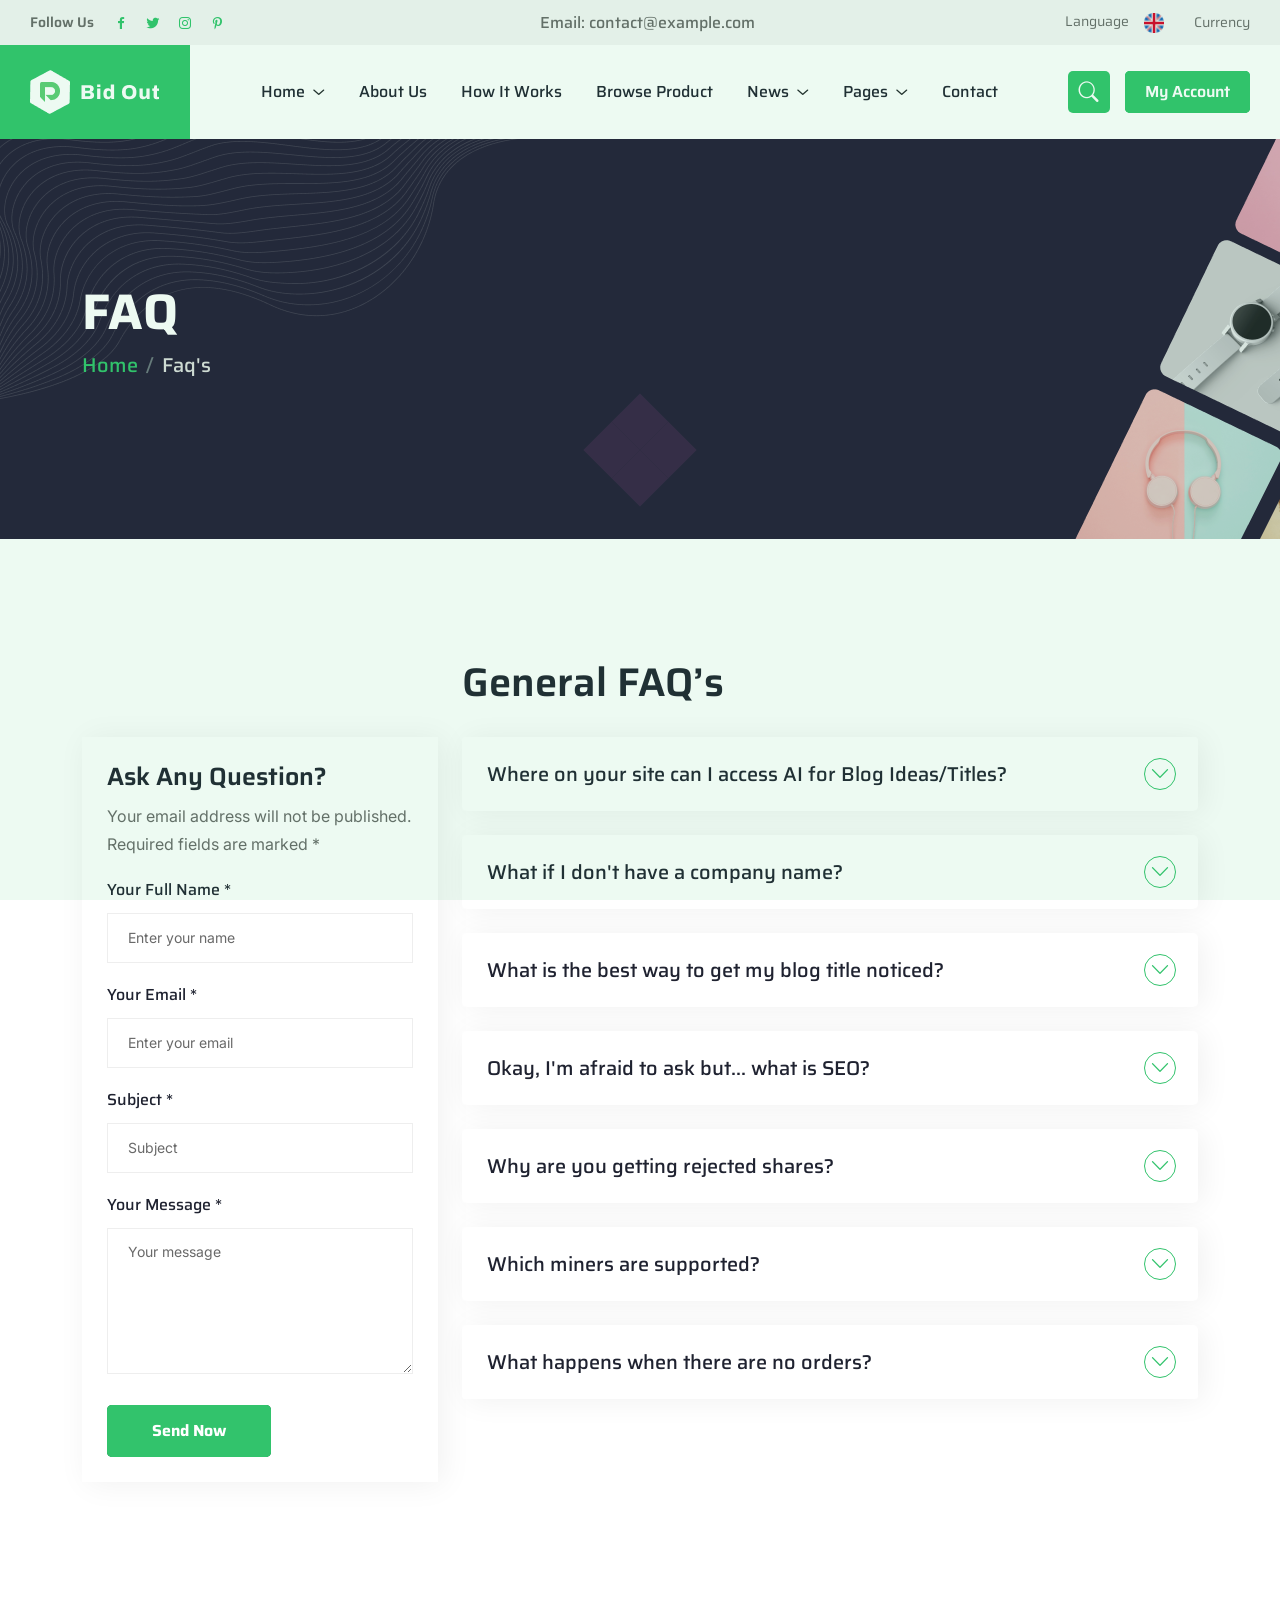
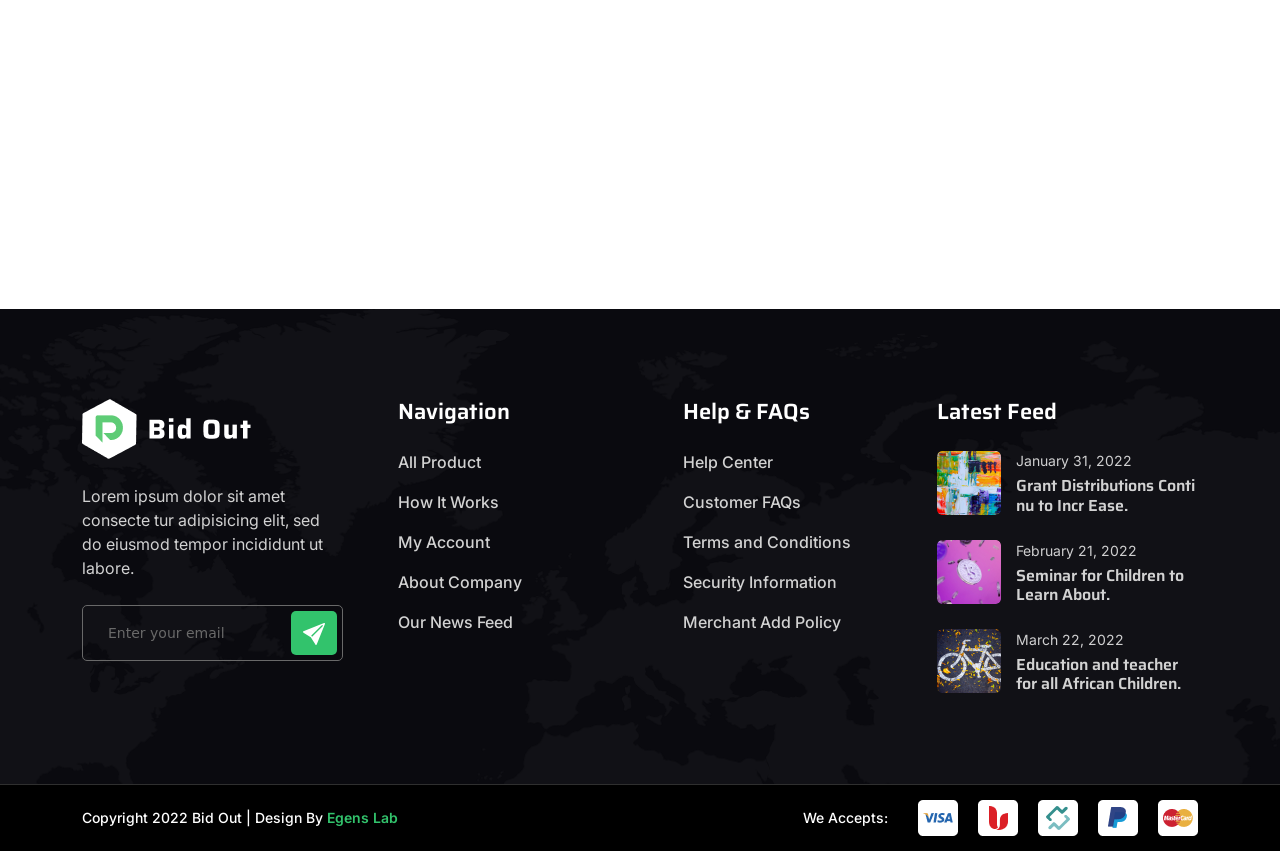
<file: Raw-HTML/faq.html>
<!DOCTYPE html>
<html lang="en">

    <head>
        <meta charset="UTF-8">
        <meta http-equiv="X-UA-Compatible" content="IE=edge">
        <meta name="viewport" content="width=device-width, initial-scale=1.0">
        <title>Bidout - Auction and Bidding HTML Template</title>
        <link rel="icon" href="assets/images/bg/sm-logo.png" type="image/gif" sizes="20x20">
    
        <link rel="stylesheet" href="assets/css/animate.css">
        <!-- css file link -->
        <link rel="stylesheet" href="assets/css/all.css">
    
        <!-- bootstrap 5 -->
        <link rel="stylesheet" href="assets/css/bootstrap.min.css">
    
        <!-- box-icon -->
        <link rel="stylesheet" href="assets/css/boxicons.min.css">
    
        <!-- bootstrap icon -->
        <link rel="stylesheet" href="assets/css/bootstrap-icons.css">
    
        <!-- jquery ui -->
        <link rel="stylesheet" href="assets/css/jquery-ui.css">
    
        <!-- swiper-slide -->
        <link rel="stylesheet" href="assets/css/swiper-bundle.min.css">

        <!-- slick-slide -->
        <link rel="stylesheet" href="assets/css/slick-theme.css">
        <link rel="stylesheet" href="assets/css/slick.css">
    
        <!-- select 2 -->
        <link rel="stylesheet" href="assets/css/nice-select.css">
    
        <!-- animate css -->
        <link rel="stylesheet" href="assets/css/magnific-popup.css">
    
        <!-- odometer css -->
        <link rel="stylesheet" href="assets/css/odometer.css">
    
        <!-- style css -->
        <link rel="stylesheet" href="assets/css/style.css">
    </head>

<body>
    <!-- preloader -->
    <div class="preloader">
        <div class="loader">
            <span></span>
            <span></span>
            <span></span>
            <span></span>
        </div>
    </div>

    <!-- scroll-btn -->
    <!-- <div class="scroll-btn">
        <i class='bx bxs-up-arrow-circle'></i>
    </div> -->

    <!-- search area -->
    <div class="mobile-search">
        <div class="container">
            <div class="row d-flex justify-content-center">
                <div class="col-md-11">
                    <label>What are you lookking for?</label>
                    <input type="text" placeholder="Search Products, Category, Brand">
                </div>
                <div class="col-1 d-flex justify-content-end align-items-center">
                    <div class="search-cross-btn">
                        <i class="bi bi-x"></i>
                    </div>
                </div>
            </div>
        </div>
    </div>

    <!-- ========== topbar ============= -->
    <div class="topbar">
        <div class="topbar-left d-flex flex-row align-items-center">
            <h6>Follow Us</h6>
            <ul class="topbar-social-list gap-2">
                <li><a href="https://www.facebook.com/"><i class='bx bxl-facebook'></i></a></li>
                <li><a href="https://www.twitter.com/"><i class='bx bxl-twitter'></i></a></li>
                <li><a href="https://www.instagram.com/"><i class='bx bxl-instagram'></i></a></li>
                <li><a href="https://www.pinterest.com/"><i class='bx bxl-pinterest-alt'></i></a></li>
            </ul>
        </div>
        <div class="email-area">
            <h6>Email: <a href="mailto:contact@example.com">contact@example.com</a></h6>
        </div>
        <div class="topbar-right">
            <ul class="topbar-right-list">
                <li><span>Language</span><img src="assets/images/icons/flag-eng.png" alt="image">
                    <ul class="topbar-sublist">
                        <li><span>Germeny</span><img src="assets/images/icons/flag-germeny.svg" alt="image"></li>
                        <li> <span>French</span><img src="assets/images/icons/flag-french.svg" alt="image"></li>
                        <li><span>Bengali</span><img src="assets/images/icons/flag-bangla.svg" alt="image"></li>
                    </ul>
                </li>
                 <li>Currency
                   <ul class="topbar-sublist">
                        <li><a href="login.html"><i class="bi bi-currency-dollar"></i>Usd</a></li>
                        <li><a href="register.html"><i class="bi bi-currency-euro"></i>Euro</a></li>
                        <li><a href="register.html"><i class="bi bi-currency-pound"></i>Pound</a></li>
                    </ul>
                </li>
            </ul>
        </div>
    </div>

    <!-- ========== header============= -->

    <header class="header-area style-1">
        <div class="header-logo">
            <a href="index.html"><img alt="image" src="assets/images/bg/header-logo.png" ></a>
        </div>
        <div class="main-menu">
            <div class="mobile-logo-area d-lg-none d-flex justify-content-between align-items-center">
                <div class="mobile-logo-wrap ">
                    <a href="index.html"><img alt="image" src="assets/images/bg/header-logo.png" ></a>

                </div>
                <div class="menu-close-btn">
                    <i class="bi bi-x-lg"></i>
                </div>
            </div>
            <ul class="menu-list">
                <li class="menu-item-has-children">
                    <a href="#" class="drop-down">Home</a><i class='bx bx-plus dropdown-icon'></i>
                    <ul class="submenu">
                        <li><a href="index.html">Home 1</a></li>
                        <li><a href="index2.html">Home 2</a></li>
                        <li><a href="index3.html">Home 3</a></li>
                    </ul>
                </li>
                <li>
                    <a href="about.html">About Us</a>
                </li>
                <li>
                    <a href="how-works.html">How It Works</a>
                </li>
                <li>
                    <a href="live-auction.html">Browse Product</a>
                </li>
                <li class="menu-item-has-children">
                    <a href="#">News</a><i class='bx bx-plus dropdown-icon'></i>
                    <ul class="submenu">
                        <li><a href="blog.html">Blog</a></li>
                        <li><a href="blog-details.html">Blog Details</a></li>
                    </ul>
                </li>
                <li class="menu-item-has-children">
                    <a href="#" class="drop-down">Pages</a><i class='bx bx-plus dropdown-icon'></i>
                    <ul class="submenu">
                        <li><a href="auction-details.html">Auction Details</a></li>
                        <li><a href="faq.html">Faq</a></li>
                        <li><a href="dashboard.html">Dashboard</a></li>
                        <li><a href="login.html">Login</a></li>
                        <li><a href="signup.html">Sign Up</a></li>
                        <li><a href="404.html">404</a></li>
                    </ul>
                </li>
                <li><a href="contact.html">Contact</a></li>
            </ul>
            <!-- mobile-search-area -->
            <div class="d-lg-none d-block">
                <form class="mobile-menu-form">
                    <div class="input-with-btn d-flex flex-column">
                        <input type="text" placeholder="Search here...">
                        <button type="submit" class="eg-btn btn--primary btn--sm">Search</button>
                    </div>
                </form>

            </div>
        </div>
        <div class="nav-right d-flex align-items-center">
            <div class="hotline d-xxl-flex d-none">
                <div class="hotline-icon">
                    <img alt="image" src="assets/images/icons/header-phone.svg" >
                </div>
                <div class="hotline-info">
                    <span>Click To Call</span>
                    <h6><a href="tel:347-274-8816">+347-274-8816</a></h6>
                </div>
            </div>
            <div class="search-btn">
                <i class="bi bi-search"></i>
            </div>
             <div class="eg-btn btn--primary header-btn">
                <a href="dashboard.html">My Account</a>
            </div>
            <div class="mobile-menu-btn d-lg-none d-block">
                <i class='bx bx-menu'></i>
            </div>
        </div>
    </header>

    <!-- ========== header end============= -->

    <!-- ========== inner-page-banner start ============= -->

    <div class="inner-banner">
        <div class="container">
            <h2 class="inner-banner-title wow fadeInLeft" data-wow-duration="1.5s" data-wow-delay=".2s">FAQ</h2>
            <nav aria-label="breadcrumb">
                <ol class="breadcrumb">
                  <li class="breadcrumb-item"><a href="index.html">Home</a></li>
                  <li class="breadcrumb-item active" aria-current="page">Faq's</li>
                </ol>
              </nav>
        </div>
    </div>

    <!-- ========== inner-page-banner end ============= -->

    <div class="faq-section pt-120 pb-120">
        <div class="container">
            <div class="row d-flex justify-content-center gy-5">
                <div class="col-lg-4 col-md-12 order-lg-1 order-2">
                    <div class="faq-form-area wow fadeInDown" data-wow-duration="1.5s" data-wow-delay=".2s">
                        <h5>Ask Any Question?</h5>
                        <p class="para">Your email address will not be published. Required fields are marked *</p>
                        <form class="faq-form">
                            <div class="form-inner">
                                <label>Your Full Name *</label>
                                <input type="text" placeholder="Enter your name">
                            </div>
                            <div class="form-inner">
                                <label>Your Email *</label>
                                <input type="text" placeholder="Enter your email">
                            </div>
                            <div class="form-inner">
                                <label>Subject *</label>
                                <input type="text" placeholder="Subject">
                            </div>
                            <div class="form-inner">
                                <label>Your Message *</label>
                                <textarea placeholder="Your message" rows="5"></textarea>
                            </div>
                            <a href="#" class="eg-btn btn--primary btn--md mt-1">Send Now</a>
                        </form>
                    </div>
                </div>
                <div class="col-lg-8 col-md-12 text-center order-lg-2 order-1">
                    <h2 class="section-title3">General FAQ’s</h2>
                    <div class="faq-wrap wow fadeInUp" data-wow-duration="1.5s" data-wow-delay=".2s">
                        <div class="accordion" id="accordionExample">
                            <div class="accordion-item">
                                <h2 class="accordion-header" id="headingOne">
                                  <button class="accordion-button collapsed" type="button" data-bs-toggle="collapse" data-bs-target="#collapseOne" aria-expanded="true" aria-controls="collapseOne">
                                    Where on your site can I access AI for Blog Ideas/Titles?
                                  </button>
                                </h2>
                                <div id="collapseOne" class="accordion-collapse collapse" aria-labelledby="headingOne" data-bs-parent="#accordionExample">
                                  <div class="accordion-body">
                                      <p>
                                        Morbi aliquam quis quam in luctus. Nullam tincidunt pulvinar imperdiet. Sed varius, diam vitae posuere semper, libero ex hendrerit nunc, ac sagittis eros metus ut diam. Donec a nibh in libero maximus vehicula. Etiam sit amet condimentum erat. Pellentesque ultrices sagittis turpis, quis tempus ante viverra et.Morbi aliquam quis quam in luctus. Nullam tincidunt pulvinar imperdiet. Sed varius, diam vitae posuere semper, tincidunt pulvinar imperdiet. Sed varius, diam vitae posuere semper.
                                      </p>
                                  </div>
                                </div>
                            </div>
                            <div class="accordion-item">
                                <h2 class="accordion-header" id="headingTwo">
                                  <button class="accordion-button collapsed" type="button" data-bs-toggle="collapse" data-bs-target="#collapseTwo" aria-expanded="false" aria-controls="collapseTwo">
                                    What if I don't have a company name?
                                  </button>
                                </h2>
                                <div id="collapseTwo" class="accordion-collapse collapse" aria-labelledby="headingTwo" data-bs-parent="#accordionExample">
                                  <div class="accordion-body">
                                    <p>
                                        Morbi aliquam quis quam in luctus. Nullam tincidunt pulvinar imperdiet. Sed varius, diam vitae posuere semper, libero ex hendrerit nunc, ac sagittis eros metus ut diam. Donec a nibh in libero maximus vehicula. Etiam sit amet condimentum erat. Pellentesque ultrices sagittis turpis, quis tempus ante viverra et.Morbi aliquam quis quam in luctus. Nullam tincidunt pulvinar imperdiet. Sed varius, diam vitae posuere semper, tincidunt pulvinar imperdiet. Sed varius, diam vitae posuere semper.
                                    </p>
                                </div>
                                </div>
                            </div>
                            <div class="accordion-item">
                                <h2 class="accordion-header" id="headingThree">
                                  <button class="accordion-button collapsed" type="button" data-bs-toggle="collapse" data-bs-target="#collapseThree" aria-expanded="false" aria-controls="collapseThree">
                                    What is the best way to get my blog title noticed?
                                  </button>
                                </h2>
                                <div id="collapseThree" class="accordion-collapse collapse" aria-labelledby="headingThree" data-bs-parent="#accordionExample">
                                  <div class="accordion-body">
                                    <p>
                                        Morbi aliquam quis quam in luctus. Nullam tincidunt pulvinar imperdiet. Sed varius, diam vitae posuere semper, libero ex hendrerit nunc, ac sagittis eros metus ut diam. Donec a nibh in libero maximus vehicula. Etiam sit amet condimentum erat. Pellentesque ultrices sagittis turpis, quis tempus ante viverra et.Morbi aliquam quis quam in luctus. Nullam tincidunt pulvinar imperdiet. Sed varius, diam vitae posuere semper, tincidunt pulvinar imperdiet. Sed varius, diam vitae posuere semper.
                                    </p>
                                </div>
                                </div>
                            </div>
                            <div class="accordion-item">
                                <h2 class="accordion-header" id="headingFour">
                                  <button class="accordion-button collapsed" type="button" data-bs-toggle="collapse" data-bs-target="#collapseFour" aria-expanded="false" aria-controls="collapseFour">
                                    Okay, I'm afraid to ask but... what is SEO?      
                                  </button>
                                </h2>
                                <div id="collapseFour" class="accordion-collapse collapse" aria-labelledby="headingFour" data-bs-parent="#accordionExample">
                                  <div class="accordion-body">
                                    Morbi aliquam quis quam in luctus. Nullam tincidunt pulvinar imperdiet. Sed varius, diam vitae posuere semper, libero ex hendrerit nunc, ac sagittis eros metus ut diam. Donec a nibh in libero maximus vehicula. Etiam sit amet condimentum erat. Pellentesque ultrices sagittis turpis, quis tempus ante viverra et.Morbi aliquam quis quam in luctus. Nullam tincidunt pulvinar imperdiet. Sed varius, diam vitae posuere semper, tincidunt pulvinar imperdiet. Sed varius, diam vitae posuere semper.
                                  </div>
                                </div>
                            </div>
                            <div class="accordion-item">
                                <h2 class="accordion-header" id="headingFive">
                                  <button class="accordion-button collapsed" type="button" data-bs-toggle="collapse" data-bs-target="#collapseFive" aria-expanded="false" aria-controls="collapseFive">
                                    Why are you getting rejected shares?
                                  </button>
                                </h2>
                                <div id="collapseFive" class="accordion-collapse collapse" aria-labelledby="headingFive" data-bs-parent="#accordionExample">
                                  <div class="accordion-body">
                                    <p>
                                        Morbi aliquam quis quam in luctus. Nullam tincidunt pulvinar imperdiet. Sed varius, diam vitae posuere semper, libero ex hendrerit nunc, ac sagittis eros metus ut diam. Donec a nibh in libero maximus vehicula. Etiam sit amet condimentum erat. Pellentesque ultrices sagittis turpis, quis tempus ante viverra et.Morbi aliquam quis quam in luctus. Nullam tincidunt pulvinar imperdiet. Sed varius, diam vitae posuere semper, tincidunt pulvinar imperdiet. Sed varius, diam vitae posuere semper.
    
                                    </p>
                                </div>
                                </div>
                            </div>
                            <div class="accordion-item">
                                <h2 class="accordion-header" id="headingSix">
                                  <button class="accordion-button collapsed" type="button" data-bs-toggle="collapse" data-bs-target="#collapseSix" aria-expanded="false" aria-controls="collapseSix">
                                    Which miners are supported?
                                  </button>
                                </h2>
                                <div id="collapseSix" class="accordion-collapse collapse" aria-labelledby="headingSix" data-bs-parent="#accordionExample">
                                  <div class="accordion-body">
                                    <p>
                                        Morbi aliquam quis quam in luctus. Nullam tincidunt pulvinar imperdiet. Sed varius, diam vitae posuere semper, libero ex hendrerit nunc, ac sagittis eros metus ut diam. Donec a nibh in libero maximus vehicula. Etiam sit amet condimentum erat. Pellentesque ultrices sagittis turpis, quis tempus ante viverra et.Morbi aliquam quis quam in luctus. Nullam tincidunt pulvinar imperdiet. Sed varius, diam vitae posuere semper, tincidunt pulvinar imperdiet. Sed varius, diam vitae posuere semper.
    
                                    </p>
                                </div>
                                </div>
                            </div>
                            <div class="accordion-item">
                                <h2 class="accordion-header" id="headingSeven">
                                  <button class="accordion-button collapsed" type="button" data-bs-toggle="collapse" data-bs-target="#collapseSeven" aria-expanded="false" aria-controls="collapseSeven">
                                    What happens when there are no orders?
                                  </button>
                                </h2>
                                <div id="collapseSeven" class="accordion-collapse collapse" aria-labelledby="headingSeven" data-bs-parent="#accordionExample">
                                  <div class="accordion-body">
                                    <p>
                                        Morbi aliquam quis quam in luctus. Nullam tincidunt pulvinar imperdiet. Sed varius, diam vitae posuere semper, libero ex hendrerit nunc, ac sagittis eros metus ut diam. Donec a nibh in libero maximus vehicula. Etiam sit amet condimentum erat. Pellentesque ultrices sagittis turpis, quis tempus ante viverra et.Morbi aliquam quis quam in luctus. Nullam tincidunt pulvinar imperdiet. Sed varius, diam vitae posuere semper, tincidunt pulvinar imperdiet. Sed varius, diam vitae posuere semper.
                                    </p>
                                </div>
                                </div>
                            </div>
                        </div>
                    </div>
                </div>
            </div>
        </div>
    </div>

    <!-- =============== counter-section end =============== -->
    
   <div class="about-us-counter pb-120">
        <div class="container">
            <div class="row g-4 d-flex justify-content-center">
                <div class="col-xl-3 col-lg-4 col-md-6 col-sm-10 col-10">
                    <div class="counter-single text-center d-flex flex-row hover-border1 wow fadeInDown" data-wow-duration="1.5s" data-wow-delay=".2s">
                        <div class="counter-icon"> <img alt="image" src="assets/images/icons/employee.svg"> </div>
                        <div class="coundown d-flex flex-column">
                            <h3 class="odometer" data-odometer-final="5400">&nbsp;</h3>
                            <p>Happy Customer</p>
                        </div>
                    </div>
                </div>
                <div class="col-xl-3 col-lg-4 col-md-6 col-sm-10 col-10">
                    <div class="counter-single text-center d-flex flex-row hover-border1 wow fadeInDown" data-wow-duration="1.5s" data-wow-delay=".4s">
                      <div class="counter-icon"> <img alt="image" src="assets/images/icons/review.svg"> </div>
                      <div class="coundown d-flex flex-column">
                          <h3 class="odometer" data-odometer-final="1250">&nbsp;</h3>
                          <p>Good Reviews</p>
                      </div>
                  </div>
                </div>
                <div class="col-xl-3 col-lg-4 col-md-6 col-sm-10 col-10">
                    <div class="counter-single text-center d-flex flex-row hover-border1 wow fadeInDown" data-wow-duration="1.5s" data-wow-delay=".4s">
                      <div class="counter-icon"> <img alt="image" src="assets/images/icons/smily.svg"> </div>
                      <div class="coundown d-flex flex-column">
                          <h3 class="odometer" data-odometer-final="4250">&nbsp;</h3>
                          <p>Winner Customer</p>
                      </div>
                  </div>
                </div>
                <div class="col-xl-3 col-lg-4 col-md-6 col-sm-10 col-10">
                    <div class="counter-single text-center d-flex flex-row hover-border1 wow fadeInDown" data-wow-duration="1.5s" data-wow-delay=".8s">
                      <div class="counter-icon"> <img alt="image" src="assets/images/icons/comment.svg"> </div>
                      <div class="coundown d-flex flex-column">
                          <h3 class="odometer" data-odometer-final="500">&nbsp;</h3>
                          <p>New Comments</p>
                      </div>
                  </div>
                </div>
            </div>
        </div>
    </div> 

  <!-- About-us-counter section End -->

    <!-- =============== counter-section end =============== -->

    <!-- =============== Footer-action-section start =============== -->

    <footer>
        <div class="footer-top">
            <div class="container">
                <div class="row gy-5">
                    <div class="col-lg-3 col-md-6">
                        <div class="footer-item">
                            <a href="index.html"><img alt="image" src="assets/images/bg/footer-logo.png" ></a>
                            <p>Lorem ipsum dolor sit amet consecte tur adipisicing elit, sed do eiusmod tempor
                                incididunt ut labore.</p>
                            <form>
                                <div class="input-with-btn d-flex jusify-content-start align-items-strech">
                                    <input type="text" placeholder="Enter your email">
                                    <button type="submit"><img alt="image" src="assets/images/icons/send-icon.svg" ></button>
                                </div>
                            </form>
                        </div>
                    </div>
                    <div class="col-lg-3 col-md-6 d-flex justify-content-lg-center">
                        <div class="footer-item">
                            <h5>Navigation</h5>
                            <ul class="footer-list">
                                <li><a href="live-auction.html">All Product</a></li>
                                <li><a href="how-works.html">How It Works</a></li>
                                <li><a href="login.html">My Account</a></li>
                                <li><a href="about.html">About Company</a></li>
                                <li><a href="blog.html">Our News Feed</a></li>
                            </ul>
                        </div>
                    </div>
                    <div class="col-lg-3 col-md-6 d-flex justify-content-lg-center">
                        <div class="footer-item">
                            <h5>Help & FAQs</h5>
                            <ul class="footer-list">
                                <li><a href="product.html">Help Center</a></li>
                                <li><a href="faq.html">Customer FAQs</a></li>
                                <li><a href="login.html">Terms and Conditions</a></li>
                                <li><a href="about.html">Security Information</a></li>
                                <li><a href="blog.html">Merchant Add Policy</a></li>
                            </ul>
                        </div>
                    </div>
                    <div class="col-lg-3 col-md-6">
                        <div class="footer-item">
                            <h5>Latest Feed</h5>
                            <ul class="recent-feed-list">
                                <li class="single-feed">
                                    <div class="feed-img">
                                        <a href="blog-details.html"><img alt="image" src="assets/images/blog/recent-feed1.png"
                                                ></a>
                                    </div>
                                    <div class="feed-content">
                                        <span>January 31, 2022</span>
                                        <h6><a href="blog-details.html">Grant Distributions Conti nu to Incr Ease.</a>
                                        </h6>
                                    </div>
                                </li>
                                <li class="single-feed">
                                    <div class="feed-img">
                                        <a href="blog-details.html"><img alt="image" src="assets/images/blog/recent-feed2.png"
                                                ></a>
                                    </div>
                                    <div class="feed-content">
                                        <span>February 21, 2022</span>
                                        <h6><a href="blog-details.html">Seminar for Children to Learn About.</a></h6>
                                    </div>
                                </li>
                                <li class="single-feed">
                                    <div class="feed-img">
                                        <a href="blog-details.html"><img alt="image" src="assets/images/blog/recent-feed3.png"
                                                ></a>
                                    </div>
                                    <div class="feed-content">
                                        <span>March 22, 2022</span>
                                        <h6><a href="blog-details.html">Education and teacher for all African
                                                Children.</a></h6>
                                    </div>
                                </li>
                            </ul>
                        </div>

                    </div>
                </div>
            </div>
        </div>
        <div class="footer-bottom">
            <div class="container">
                <div class="row d-flex align-items-center g-4">
                    <div class="col-lg-6 d-flex justify-content-lg-start justify-content-center">
                        <p>Copyright 2022 <a href="#">Bid Out</a> | Design By <a
                                href="https://www.egenslab.com/"
                                class="egns-lab">Egens Lab</a></p>
                    </div>
                    <div
                        class="col-lg-6 d-flex justify-content-lg-end justify-content-center align-items-center flex-sm-nowrap flex-wrap">
                        <p class="d-sm-flex d-none">We Accepts:</p>
                        <ul class="footer-logo-list">
                            <li><a href="#"><img alt="image" src="assets/images/bg/footer-pay1.png" ></a></li>
                            <li><a href="#"><img alt="image" src="assets/images/bg/footer-pay2.png" ></a></li>
                            <li><a href="#"><img alt="image" src="assets/images/bg/footer-pay3.png" ></a></li>
                            <li><a href="#"><img alt="image" src="assets/images/bg/footer-pay4.png" ></a></li>
                            <li><a href="#"><img alt="image" src="assets/images/bg/footer-pay5.png" ></a></li>
                        </ul>
                    </div>
                </div>
            </div>
        </div>
    </footer>

    <!-- =============== Footer-action-section end =============== -->

    <!-- js file link -->
    <script src="assets/js/jquery-3.6.0.min.js"></script>
    <script src="assets/js/jquery-ui.js"></script>
    <script src="assets/js/bootstrap.bundle.min.js"></script>
    <script src="assets/js/wow.min.js"></script>
    <script src="assets/js/swiper-bundle.min.js"></script>
    <script src="assets/js/slick.js"></script>
    <script src="assets/js/jquery.nice-select.js"></script>
    <script src="assets/js/odometer.min.js"></script>
    <script src="assets/js/viewport.jquery.js"></script>
    <script src="assets/js/jquery.magnific-popup.min.js"></script>
    <script src="assets/js/main.js"></script>

</body>

</html>
</file>
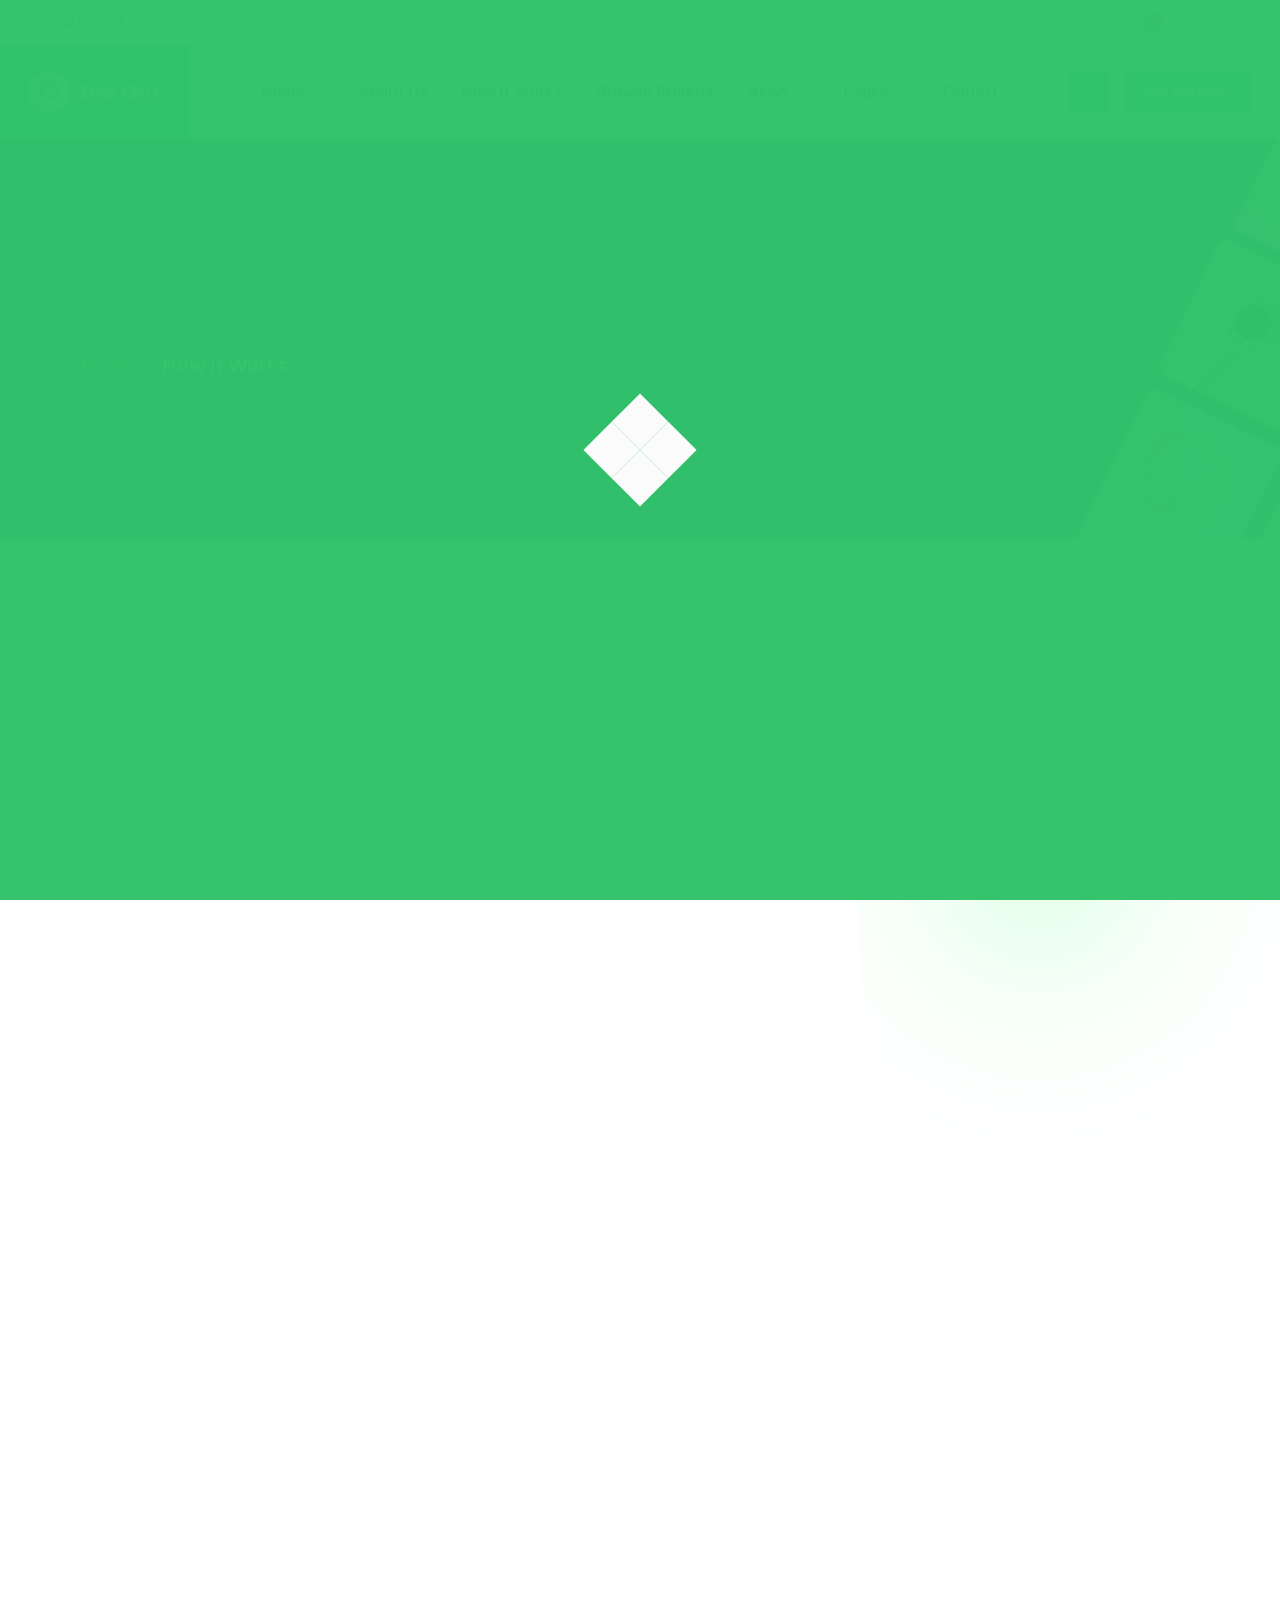
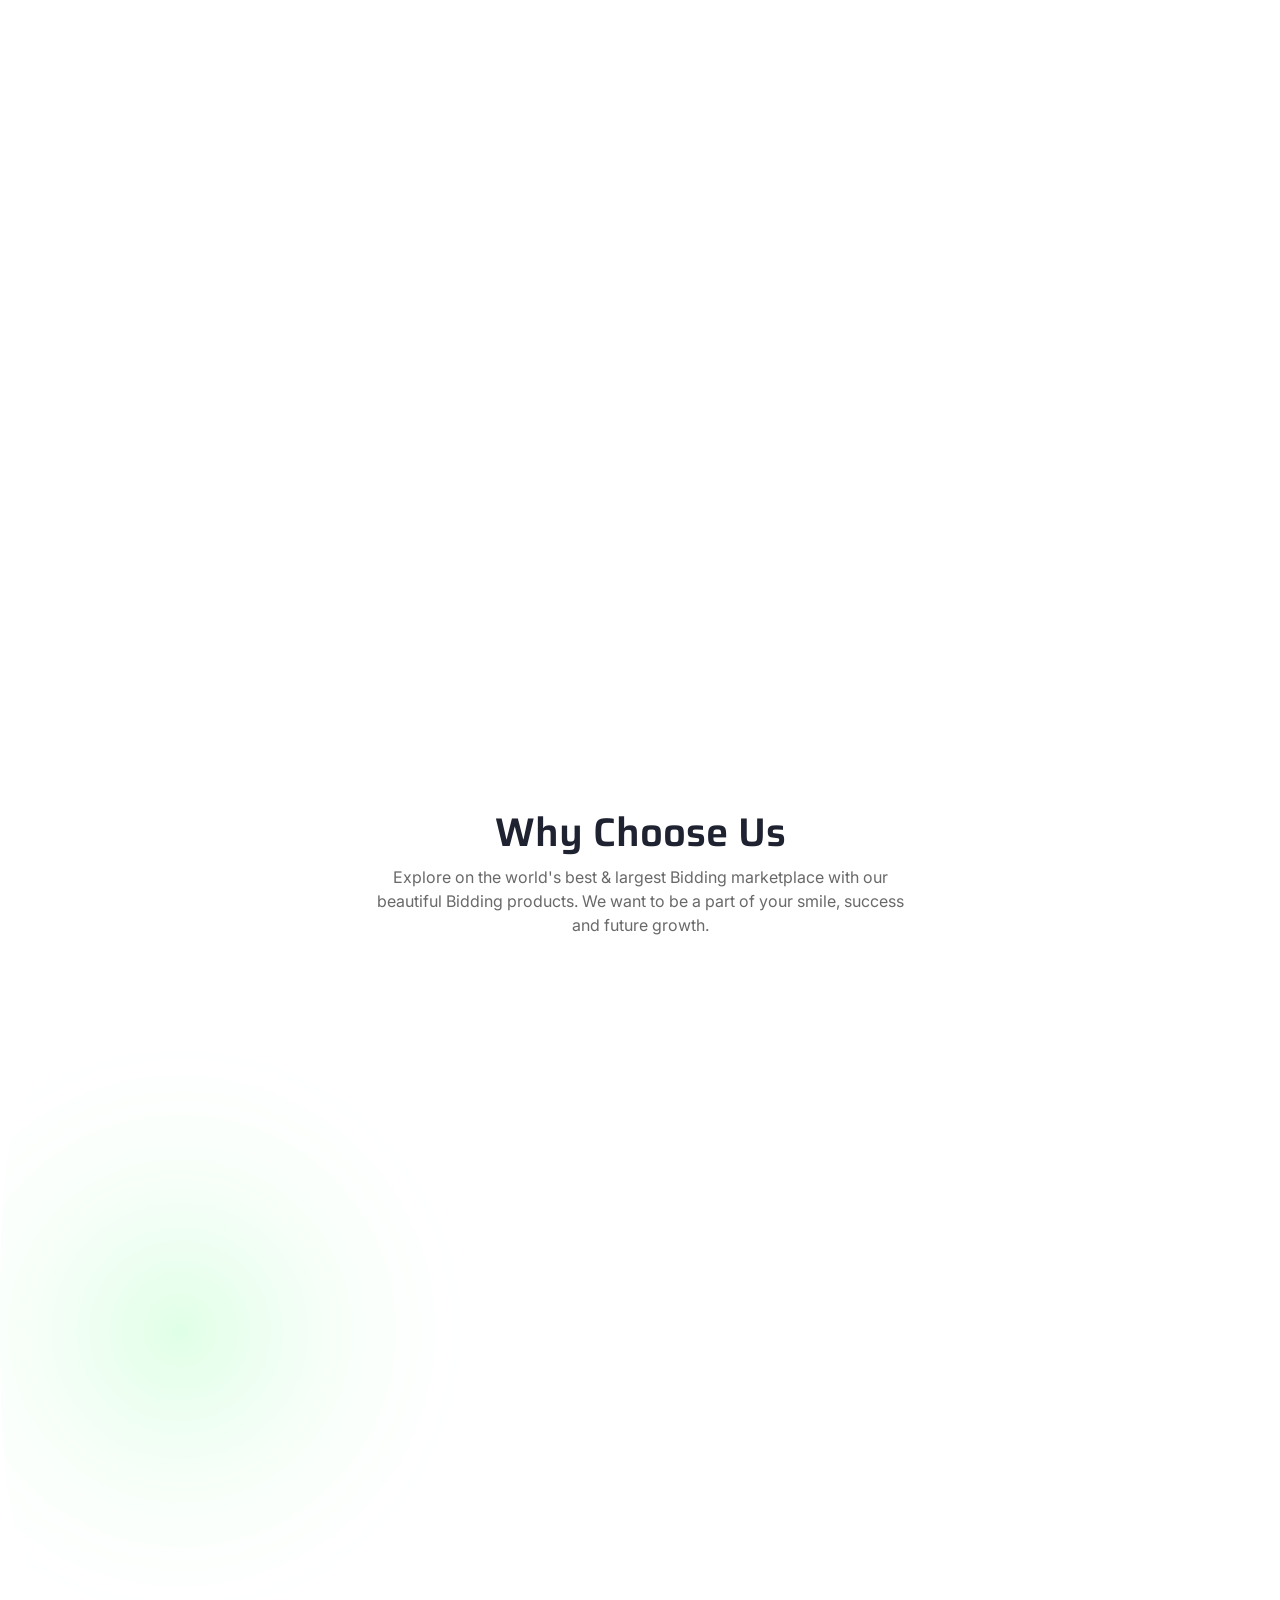
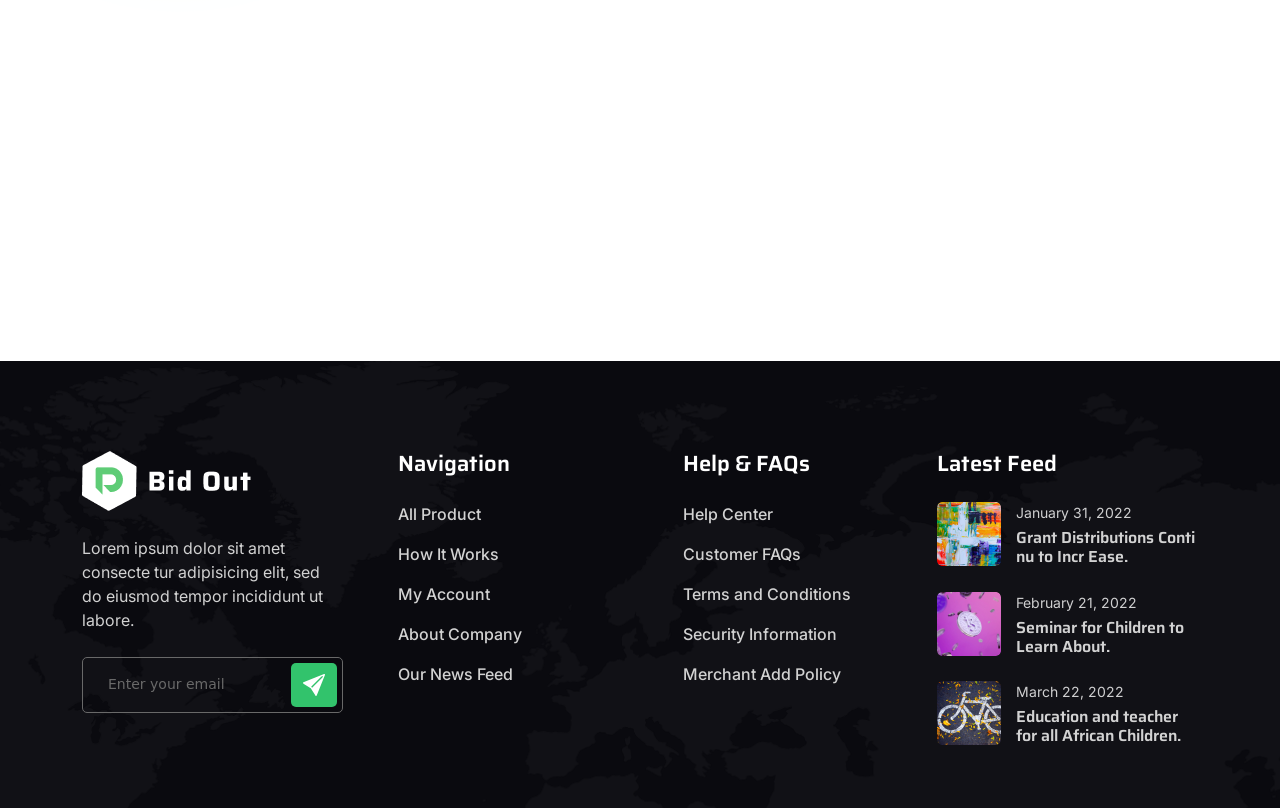
<file: Raw-HTML/how-works.html>
<!DOCTYPE html>
<html lang="en">

    <head>
        <meta charset="UTF-8">
        <meta http-equiv="X-UA-Compatible" content="IE=edge">
        <meta name="viewport" content="width=device-width, initial-scale=1.0">
        <title>Bidout - Auction and Bidding HTML Template</title>
        <link rel="icon" href="assets/images/bg/sm-logo.png" type="image/gif" sizes="20x20">
    
        <link rel="stylesheet" href="assets/css/animate.css">
        <!-- css file link -->
        <link rel="stylesheet" href="assets/css/all.css">
    
        <!-- bootstrap 5 -->
        <link rel="stylesheet" href="assets/css/bootstrap.min.css">
    
        <!-- box-icon -->
        <link rel="stylesheet" href="assets/css/boxicons.min.css">
    
        <!-- bootstrap icon -->
        <link rel="stylesheet" href="assets/css/bootstrap-icons.css">
    
        <!-- jquery ui -->
        <link rel="stylesheet" href="assets/css/jquery-ui.css">
    
        <!-- swiper-slide -->
        <link rel="stylesheet" href="assets/css/swiper-bundle.min.css">

        <!-- slick-slide -->
        <link rel="stylesheet" href="assets/css/slick-theme.css">
        <link rel="stylesheet" href="assets/css/slick.css">
    
        <!-- select 2 -->
        <link rel="stylesheet" href="assets/css/nice-select.css">
    
        <!-- animate css -->
        <link rel="stylesheet" href="assets/css/magnific-popup.css">
    
        <!-- odometer css -->
        <link rel="stylesheet" href="assets/css/odometer.css">
    
        <!-- style css -->
        <link rel="stylesheet" href="assets/css/style.css">
    </head>

<body>
    <!-- preloader -->
    <div class="preloader">
        <div class="loader">
            <span></span>
            <span></span>
            <span></span>
            <span></span>
        </div>
    </div>

    <!-- scroll-btn -->
    <!-- <div class="scroll-btn">
        <i class='bx bxs-up-arrow-circle'></i>
    </div> -->

    <!-- search area -->
    <div class="mobile-search">
        <div class="container">
            <div class="row d-flex justify-content-center">
                <div class="col-md-11">
                    <label>What are you lookking for?</label>
                    <input type="text" placeholder="Search Products, Category, Brand">
                </div>
                <div class="col-1 d-flex justify-content-end align-items-center">
                    <div class="search-cross-btn">
                        <i class="bi bi-x"></i>
                    </div>
                </div>
            </div>
        </div>
    </div>

    <!-- ========== topbar ============= -->
    <div class="topbar">
        <div class="topbar-left d-flex flex-row align-items-center">
            <h6>Follow Us</h6>
            <ul class="topbar-social-list gap-2">
                <li><a href="https://www.facebook.com/"><i class='bx bxl-facebook'></i></a></li>
                <li><a href="https://www.twitter.com/"><i class='bx bxl-twitter'></i></a></li>
                <li><a href="https://www.instagram.com/"><i class='bx bxl-instagram'></i></a></li>
                <li><a href="https://www.pinterest.com/"><i class='bx bxl-pinterest-alt'></i></a></li>
            </ul>
        </div>
        <div class="email-area">
            <h6>Email: <a href="mailto:contact@example.com">contact@example.com</a></h6>
        </div>
        <div class="topbar-right">
            <ul class="topbar-right-list">
                <li><span>Language</span><img src="assets/images/icons/flag-eng.png" alt="image">
                    <ul class="topbar-sublist">
                        <li><span>Germeny</span><img src="assets/images/icons/flag-germeny.svg" alt="image"></li>
                        <li> <span>French</span><img src="assets/images/icons/flag-french.svg" alt="image"></li>
                        <li><span>Bengali</span><img src="assets/images/icons/flag-bangla.svg" alt="image"></li>
                    </ul>
                </li>
                 <li>Currency
                   <ul class="topbar-sublist">
                        <li><a href="login.html"><i class="bi bi-currency-dollar"></i>Usd</a></li>
                        <li><a href="register.html"><i class="bi bi-currency-euro"></i>Euro</a></li>
                        <li><a href="register.html"><i class="bi bi-currency-pound"></i>Pound</a></li>
                    </ul>
                </li>
            </ul>
        </div>
    </div>

    <!-- ========== header============= -->

    <header class="header-area style-1">
        <div class="header-logo">
            <a href="index.html"><img alt="image" src="assets/images/bg/header-logo.png" ></a>
        </div>
        <div class="main-menu">
            <div class="mobile-logo-area d-lg-none d-flex justify-content-between align-items-center">
                <div class="mobile-logo-wrap ">
                    <a href="index.html"><img alt="image" src="assets/images/bg/header-logo.png" ></a>

                </div>
                <div class="menu-close-btn">
                    <i class="bi bi-x-lg"></i>
                </div>
            </div>
            <ul class="menu-list">
                <li class="menu-item-has-children">
                    <a href="#" class="drop-down">Home</a><i class='bx bx-plus dropdown-icon'></i>
                    <ul class="submenu">
                        <li><a href="index.html">Home 1</a></li>
                        <li><a href="index2.html">Home 2</a></li>
                        <li><a href="index3.html">Home 3</a></li>
                    </ul>
                </li>
                <li>
                    <a href="about.html">About Us</a>
                </li>
                <li>
                    <a href="how-works.html">How It Works</a>
                </li>
                <li>
                    <a href="live-auction.html">Browse Product</a>
                </li>
                <li class="menu-item-has-children">
                    <a href="#">News</a><i class='bx bx-plus dropdown-icon'></i>
                    <ul class="submenu">
                        <li><a href="blog.html">Blog</a></li>
                        <li><a href="blog-details.html">Blog Details</a></li>
                    </ul>
                </li>
                <li class="menu-item-has-children">
                    <a href="#" class="drop-down">Pages</a><i class='bx bx-plus dropdown-icon'></i>
                    <ul class="submenu">
                        <li><a href="auction-details.html">Auction Details</a></li>
                        <li><a href="faq.html">Faq</a></li>
                        <li><a href="dashboard.html">Dashboard</a></li>
                        <li><a href="login.html">Login</a></li>
                        <li><a href="signup.html">Sign Up</a></li>
                        <li><a href="404.html">404</a></li>
                    </ul>
                </li>
                <li><a href="contact.html">Contact</a></li>
            </ul>
            <!-- mobile-search-area -->
            <div class="d-lg-none d-block">
                <form class="mobile-menu-form">
                    <div class="input-with-btn d-flex flex-column">
                        <input type="text" placeholder="Search here...">
                        <button type="submit" class="eg-btn btn--primary btn--sm">Search</button>
                    </div>
                </form>

            </div>
        </div>
        <div class="nav-right d-flex align-items-center">
            <div class="hotline d-xxl-flex d-none">
                <div class="hotline-icon">
                    <img alt="image" src="assets/images/icons/header-phone.svg" >
                </div>
                <div class="hotline-info">
                    <span>Click To Call</span>
                    <h6><a href="tel:347-274-8816">+347-274-8816</a></h6>
                </div>
            </div>
            <div class="search-btn">
                <i class="bi bi-search"></i>
            </div>
             <div class="eg-btn btn--primary header-btn">
                <a href="dashboard.html">My Account</a>
            </div>
            <div class="mobile-menu-btn d-lg-none d-block">
                <i class='bx bx-menu'></i>
            </div>
        </div>
    </header>

    <!-- ========== header end============= -->

    <!-- ========== inner-page-banner start ============= -->

    <div class="inner-banner">
        <div class="container">
            <h2 class="inner-banner-title wow fadeInLeft" data-wow-duration="1.5s" data-wow-delay=".2s">How It Works</h2>
            <nav aria-label="breadcrumb">
                <ol class="breadcrumb">
                  <li class="breadcrumb-item"><a href="index.html">Home</a></li>
                  <li class="breadcrumb-item active" aria-current="page">How It Works</li>
                </ol>
              </nav>
        </div>
    </div>

    <!-- ========== inner-page-banner end ============= -->

    <!-- ===============  How-it-works start=============== -->

    <div class="how-work-section pt-120 pb-120">
        <img alt="image" src="assets/images/bg/section-bg.png" class="section-bg-top" >
        <div class="container">
            <div class="row g-4 mb-60">
                <div class="col-xl-6 col-lg-6">
                    <div class="how-work-content wow fadeInUp" data-wow-duration="1.5s" data-wow-delay=".2s">
                        <span>01.</span>
                        <h3>Register Now & Start Selleing Your Things</h3>
                        <p class="para">One morning, when Gregor Samsa woke from troubled dreams, he found himself transformed in his bed into a horrible vermin. He lay on his armour-like back, and if he lifted his head a little he could see his brown belly, slightly domed and divided by arches into stiff sections</p>
                        <p class="para">One morning, when Gregor Samsa woke from troubled dreams, he found him self transformed in his bed into a horrible vermin.</p>
                        <a href="signup.html" class="eg-btn btn--primary btn--md">Register Account</a>
                    </div>
                </div>
                <div class="col-xl-6 col-lg-6 d-flex justify-content-lg-end justify-content-center">
                    <div class="how-work-img wow fadeInDown" data-wow-duration="1.5s" data-wow-delay=".2s">
                        <img alt="image" src="assets/images/bg/how-work1.png" class="work-img" >
                    </div>
                </div>
            </div>
            <div class="row g-4 mb-60">
                <div class="col-xl-6 col-lg-6 d-flex justify-content-lg-start justify-content-center order-lg-1 order-2">
                    <div class="how-work-img wow fadeInDown" data-wow-duration="1.5s" data-wow-delay=".2s">
                        <img alt="image" src="assets/images/bg/how-work2.png" class="work-img" >
                    </div>
                </div>
                <div class="col-xl-6 col-lg-6 order-lg-2 order-1">
                    <div class="how-work-content wow fadeInUp" data-wow-duration="1.5s" data-wow-delay=".2s">
                        <span>02.</span>
                        <h3>Select Your Item</h3>
                        <p class="para">One morning, when Gregor Samsa woke from troubled dreams, he found himself transformed in his bed into a horrible vermin. He lay on his armour-like back, and if he lifted his head a little he could see his brown belly, slightly domed and divided by arches into stiff sections</p>
                        <p class="para">One morning, when Gregor Samsa woke from troubled dreams, he found him self transformed in his bed into a horrible vermin.</p>
                        <a href="live-auction.html" class="eg-btn btn--primary btn--md">Add Your Item</a>
                    </div>
                </div>
            </div>
            <div class="row g-4">
                <div class="col-xl-6 col-lg-6">
                    <div class="how-work-content wow fadeInUp" data-wow-duration="1.5s" data-wow-delay=".2s">
                        <span>03.</span>
                        <h3>Purcahse Items</h3>
                        <p class="para">One morning, when Gregor Samsa woke from troubled dreams, he found himself transformed in his bed into a horrible vermin. He lay on his armour-like back, and if he lifted his head a little he could see his brown belly, slightly domed and divided by arches into stiff sections</p>
                        <p class="para">One morning, when Gregor Samsa woke from troubled dreams, he found him self transformed in his bed into a horrible vermin.</p>
                        <a href="live-auction.html" class="eg-btn btn--primary btn--md">Purchase Item</a>
                    </div>
                </div>
                <div class="col-xl-6 col-lg-6 d-flex justify-content-lg-end justify-content-center">
                    <div class="how-work-img wow fadeInDown" data-wow-duration="1.5s" data-wow-delay=".2s">
                        <img alt="image" src="assets/images/bg/how-work3.png" class="work-img" >
                    </div>
                </div>
            </div>
        </div>
    </div>

    <!-- ===============  How-it-works end=============== -->

    <!-- ===============  Choose-us start=============== -->

    <div class="choose-us-section pb-120">
        <img alt="image" src="assets/images/bg/section-bg.png" class="section-bg-bottom" > 
        <div class="container">
            <div class="row d-flex justify-content-center">
                <div class="col-sm-12 col-md-10 col-lg-8 col-xl-6">
                    <div class="section-title1">
                        <h2>Why Choose Us</h2>
                        <p class="mb-0">Explore on the world's best & largest Bidding marketplace with our beautiful Bidding
                            products. We want to be a part of your smile, success and future growth.</p>
                    </div>
                </div>
            </div>
            <div class="row d-flex justify-content-center g-4">
                <div class="col-lg-4 col-md-6 col-sm-10">
                    <div class="single-feature hover-border1 wow fadeInDown" data-wow-duration="1.5s" data-wow-delay=".2s">
                        <span class="sn">01</span>
                        <div class="icon">
                            <svg width="68" height="68" viewBox="0 0 68 68" xmlns="http://www.w3.org/2000/svg">
                                <path d="M16.1145 48.0982C16.1114 48.0982 16.1082 48.0982 16.1034 48.0982C15.58 48.0919 15.1594 47.6633 15.1641 47.1399C15.1989 43.917 17.8904 41.2935 20.2657 38.9799C21.9957 37.2941 23.7843 35.5498 23.6103 34.299C23.362 32.5151 21.5181 31.4034 19.5651 30.2253C19.3232 30.0798 19.0812 29.9343 18.8424 29.7872C18.3965 29.5121 18.2573 28.927 18.5325 28.481C18.8076 28.0351 19.3912 27.8959 19.8387 28.1711C20.0727 28.315 20.3084 28.4573 20.5456 28.6012C22.6884 29.8932 25.1174 31.3591 25.4906 34.038C25.7974 36.2409 23.7542 38.2319 21.5909 40.3399C19.4797 42.3973 17.0887 44.7283 17.0618 47.162C17.057 47.6807 16.6332 48.0982 16.1145 48.0982Z"/>
                                <path d="M32.8288 58.4831C27.6782 58.4831 22.8865 56.8353 19.0184 53.6757C18.4744 53.2313 17.9795 52.7758 17.5477 52.3236C17.1856 51.944 17.1998 51.3431 17.5794 50.9826C17.9589 50.6204 18.5598 50.6346 18.9204 51.0142C19.2983 51.4111 19.7364 51.8112 20.2203 52.2081C24.7352 55.8959 30.6575 57.3224 36.8977 56.2249C43.1901 55.1179 49.0444 51.5835 53.3837 46.2716C62.306 35.3505 61.9486 20.2402 52.5867 12.591C44.2164 5.75306 31.0497 7.12887 21.9598 15.7902C21.5803 16.1523 20.9794 16.1365 20.6188 15.7585C20.2567 15.379 20.2725 14.7781 20.652 14.4175C25.3598 9.93269 31.2774 7.10673 37.3152 6.46311C43.4573 5.80841 49.3085 7.46255 53.7902 11.1235C63.9633 19.4353 64.4409 35.7411 54.856 47.4734C50.2304 53.1364 43.9697 56.9096 37.2298 58.0957C35.7417 58.3534 34.271 58.4831 32.8288 58.4831Z"/>
                                <path d="M47.5548 39.5697C46.2533 39.5697 44.9423 39.1379 43.8575 38.2524C41.3589 36.2108 40.9873 32.5182 43.0288 30.0196C45.0704 27.521 48.763 27.1494 51.2616 29.191C53.7602 31.2325 54.1318 34.9251 52.0902 37.4237C50.9358 38.8359 49.2516 39.5697 47.5548 39.5697ZM45.0578 36.7817C46.7451 38.1606 49.2421 37.9092 50.6211 36.2219C52.0001 34.5345 51.7487 32.0391 50.0613 30.6585C48.374 29.2795 45.8769 29.531 44.498 31.2183C43.119 32.9072 43.3704 35.4027 45.0578 36.7817Z"/>
                                <path d="M33.5093 52.2602C31.9833 52.2602 30.5173 51.74 29.3202 50.7611C27.946 49.6383 27.092 48.049 26.9133 46.2826C26.7346 44.5177 27.2565 42.7893 28.3777 41.415C30.6944 38.578 34.8867 38.1574 37.7237 40.4741C39.098 41.5969 39.9519 43.1862 40.1306 44.9526C40.3077 46.7175 39.7874 48.4459 38.6662 49.8202C37.5434 51.1944 35.9541 52.0483 34.1877 52.227C33.96 52.2492 33.7339 52.2602 33.5093 52.2602ZM33.5251 40.8758C32.1493 40.8758 30.783 41.4704 29.8468 42.6169C29.045 43.5989 28.6734 44.8324 28.7999 46.0944C28.9264 47.3548 29.5368 48.4918 30.5189 49.2935C31.5009 50.0953 32.7344 50.4669 33.9964 50.3404C35.2567 50.2139 36.3938 49.6035 37.194 48.6215C37.9957 47.6394 38.3673 46.4059 38.2408 45.144C38.1143 43.8836 37.5039 42.7466 36.5219 41.9448C35.6442 41.2253 34.5815 40.8758 33.5251 40.8758Z"/>
                                <path d="M44.4198 23.7873C43.2939 23.7873 42.1616 23.4141 41.2238 22.6471C39.0637 20.8823 38.741 17.6879 40.5059 15.5261C42.2707 13.3659 45.4651 13.0433 47.6269 14.8081C49.7871 16.573 50.1097 19.7674 48.3449 21.9292C47.3438 23.1547 45.8874 23.7873 44.4198 23.7873ZM44.4277 15.5688C43.5105 15.5688 42.5997 15.9641 41.975 16.7295C40.8712 18.08 41.072 20.0758 42.4225 21.1796C43.773 22.2834 45.7688 22.0826 46.8726 20.732C47.9764 19.3815 47.7756 17.3858 46.425 16.282C45.8384 15.8012 45.1315 15.5688 44.4277 15.5688Z"/>
                                <path d="M28.9452 26.2243C27.9647 26.2243 27.0206 25.889 26.252 25.2612C25.3696 24.5401 24.8193 23.5169 24.7054 22.3831C24.5916 21.2476 24.9253 20.1375 25.648 19.2535C27.1376 17.4301 29.8323 17.1581 31.6557 18.6478C32.5381 19.3689 33.0884 20.3921 33.2023 21.5259C33.3161 22.6614 32.9825 23.7715 32.2598 24.6555C31.5386 25.5379 30.5155 26.0883 29.3816 26.2021C29.2361 26.2179 29.0906 26.2243 28.9452 26.2243ZM28.9562 19.584C28.2683 19.584 27.5852 19.8813 27.1171 20.4538C26.7154 20.944 26.5304 21.5623 26.5936 22.1917C26.6569 22.8227 26.9621 23.3904 27.4523 23.7905C27.9426 24.1922 28.5593 24.3772 29.1903 24.3139C29.8212 24.2507 30.389 23.9455 30.7891 23.4552C31.1907 22.965 31.3758 22.3467 31.3125 21.7173C31.2492 21.0863 30.944 20.5186 30.4538 20.1185C30.0142 19.7579 29.4828 19.584 28.9562 19.584Z"/>
                                <path d="M15.2209 47.5067C15.1228 47.5067 15.0232 47.4909 14.9236 47.4593C14.4254 47.2948 14.155 46.7587 14.3195 46.2606C14.952 44.3407 15.6083 41.9623 16.2709 39.1917C17.1265 35.6162 17.9551 31.5077 18.6699 27.3091C19.6915 21.2903 20.411 15.4676 20.6957 10.9164C20.9566 6.73042 20.7842 4.77898 20.615 3.89814C20.1643 4.67302 19.3578 6.45842 18.2224 10.4957C16.9889 14.8857 15.7459 20.6182 14.7227 26.6386C13.4228 34.2862 12.6163 41.6587 12.5657 46.3586C12.5594 46.8789 12.1356 47.2964 11.6169 47.2964C11.6137 47.2964 11.6106 47.2964 11.6058 47.2964C11.0824 47.29 10.6617 46.8615 10.668 46.3365C10.7218 41.4705 11.5172 34.1755 12.8519 26.3192C13.9716 19.7311 15.3284 13.5826 16.6758 9.00763C17.3399 6.75256 17.9678 4.99088 18.545 3.76847C19.1253 2.53814 19.8749 1.30782 21.0214 1.50233C22.1679 1.69842 22.4684 3.10744 22.6123 4.45954C22.7546 5.80214 22.7657 7.67451 22.6487 10.0213C22.4099 14.7845 21.6619 21.0357 20.5423 27.6254C19.8212 31.8651 18.983 36.0163 18.118 39.6313C17.4427 42.4526 16.7722 44.8816 16.1223 46.852C15.991 47.2537 15.621 47.5067 15.2209 47.5067Z"/>
                                <path d="M13.2958 66.5135C13.2373 66.5135 13.1787 66.5088 13.1218 66.4977C10.8794 66.0786 8.91372 63.9849 7.58693 60.5991C6.44674 57.6925 5.98814 54.2545 6.38823 51.6247C6.7219 49.4281 7.91428 47.4814 9.65856 46.2843C11.1261 45.277 12.804 44.9132 14.3838 45.2611C17.8533 46.025 19.9155 50.0955 18.9809 54.3352C18.6013 56.0558 17.7933 57.3715 16.9377 58.7647C15.8102 60.6007 14.6447 62.4984 14.2367 65.6865C14.2035 65.9458 14.0659 66.1799 13.854 66.3333C13.6895 66.4519 13.495 66.5135 13.2958 66.5135ZM13.2009 47.0292C12.3691 47.0292 11.5151 47.3091 10.7307 47.8467C9.41818 48.7481 8.51837 50.2283 8.26218 51.9093C7.90953 54.2277 8.32702 57.2924 9.35176 59.9065C10.201 62.073 11.3301 63.6085 12.5399 64.2869C13.1107 61.3692 14.2762 59.47 15.32 57.7716C16.1233 56.4638 16.816 55.3346 17.1275 53.9272C17.836 50.7091 16.4222 47.6538 13.9758 47.1145C13.7212 47.0576 13.4618 47.0292 13.2009 47.0292Z"/>
                                <path d="M17.1971 40.3618C17.1401 40.3618 17.0816 40.3571 17.0231 40.346L11.9864 39.4114C11.4708 39.3165 11.1308 38.82 11.2273 38.306C11.3238 37.7921 11.8187 37.4505 12.3327 37.5454L17.3694 38.48C17.885 38.5749 18.225 39.0714 18.1285 39.5854C18.0447 40.0424 17.6462 40.3618 17.1971 40.3618Z"/>
                            </svg>
                        </div>
                        <div class="content">
                            <h5><a href="live-auction.html">High Quality Products</a></h5>
                            <p class="para">Voluptate aut blanditiis accusantium offic expedita dolorem inventore </p>
                        </div>
                    </div>
                </div>
                <div class="col-lg-4 col-md-6 col-sm-10">
                    <div class="single-feature hover-border1 wow fadeInDown" data-wow-duration="1.5s" data-wow-delay=".4s">
                        <span class="sn">02</span>
                        <div class="icon">
                            <svg width="68" height="68" viewBox="0 0 68 68" xmlns="http://www.w3.org/2000/svg">
                                <path d="M41.2684 48.1614C41.0249 48.1614 40.783 48.0681 40.5979 47.8831C40.2532 47.5384 40.2295 46.9928 40.5284 46.6196C40.5473 46.3096 40.2405 45.1457 38.5738 42.7578C37.0604 40.5897 34.8622 38.031 32.3858 35.5561C29.9093 33.0797 27.3522 30.8831 25.1841 29.3681C22.7962 27.7014 21.6339 27.3946 21.3223 27.4135C20.9507 27.7124 20.4035 27.6887 20.0588 27.344C19.6887 26.9739 19.6887 26.373 20.0588 26.0014C21.0155 25.0446 22.8136 25.5 25.7186 27.4357C28.097 29.0202 30.9419 31.4271 33.7284 34.2135C36.5148 37 38.9217 39.8449 40.5062 42.2233C42.4418 45.1283 42.8973 46.9264 41.9405 47.8831C41.7539 48.0697 41.5104 48.1614 41.2684 48.1614Z"/>
                                <path d="M51.1438 49.2178C50.6203 49.2178 50.1949 48.7924 50.1949 48.2689C50.1949 43.773 47.5445 41.6334 45.3211 40.6292C40.8884 38.6287 35.14 39.5776 32.7521 41.6824C32.3584 42.0287 31.759 41.9908 31.4127 41.5986C31.0664 41.2048 31.1043 40.6055 31.4965 40.2592C34.7305 37.4079 41.4182 36.7848 46.1007 38.8992C49.964 40.6434 52.0926 43.9707 52.0926 48.2689C52.0926 48.7924 51.6672 49.2178 51.1438 49.2178Z"/>
                                <path d="M27.0026 37.7952C26.8429 37.7952 26.68 37.7541 26.5314 37.6687C26.0775 37.4077 25.921 36.8274 26.1819 36.3735C28.4306 32.4595 28.1381 24.2189 24.1198 18.6508C22.0813 15.8264 18.3334 12.7285 12.049 14.0078C11.535 14.1122 11.0337 13.7817 10.9293 13.2677C10.825 12.7538 11.1571 12.2525 11.6694 12.1481C17.3466 10.9921 22.3154 12.9072 25.6585 17.5391C29.7432 23.1989 30.7363 32.2571 27.8266 37.3192C27.651 37.6244 27.3316 37.7952 27.0026 37.7952Z"/>
                                <path d="M41.269 48.1614C41.0254 48.1614 40.7835 48.0697 40.5984 47.8831C40.2284 47.5131 40.2268 46.9121 40.5984 46.5421L40.6 46.5405C40.9701 46.1704 41.571 46.1704 41.9426 46.5405C42.3127 46.9105 42.3127 47.5115 41.9426 47.8831C41.756 48.0681 41.5125 48.1614 41.269 48.1614Z"/>
                                <path d="M20.726 27.6192C20.4825 27.6192 20.2405 27.5275 20.0555 27.3409C19.6854 26.9708 19.6838 26.3699 20.0555 25.9998L20.0571 25.9982C20.4271 25.6282 21.028 25.6282 21.3997 25.9982C21.7697 26.3683 21.7697 26.9692 21.3997 27.3409C21.2115 27.5275 20.9679 27.6192 20.726 27.6192Z"/>
                                <path d="M41.9368 46.542C41.5921 46.1973 41.0497 46.1736 40.678 46.4693C40.667 46.4693 40.6559 46.4709 40.6448 46.4725C40.3017 46.474 39.1362 46.1419 36.8115 44.5179C34.6434 43.0045 32.0847 40.8063 29.6098 38.3299C27.135 35.8534 24.9368 33.2963 23.4218 31.1282C21.7977 28.8004 21.4656 27.638 21.4672 27.2933C21.4688 27.2822 21.4688 27.2727 21.4704 27.2617C21.7661 26.89 21.7424 26.346 21.3976 26.0029C21.0276 25.6328 20.4267 25.6328 20.055 26.0029C19.7909 26.267 19.6391 26.5975 19.5917 26.996L8.25308 57.0346C7.96369 57.8 8.14396 58.6366 8.72276 59.2153C9.11969 59.6123 9.63522 59.821 10.1682 59.821C10.4133 59.821 10.6615 59.7767 10.9035 59.685L40.9342 48.3527C41.3375 48.3069 41.6696 48.1519 41.9368 47.8846C42.3069 47.513 42.3069 46.9121 41.9368 46.542ZM10.233 57.9091C10.2093 57.9186 10.1365 57.9455 10.0654 57.8727C9.99262 57.8 10.0195 57.7288 10.029 57.7051L20.482 30.0054C20.7556 30.513 21.0893 31.0633 21.4878 31.6627C23.0723 34.0411 25.4792 36.886 28.2656 39.6725C31.0521 42.4589 33.897 44.8658 36.2754 46.4503C36.8732 46.8488 37.4235 47.1841 37.9296 47.4577L10.233 57.9091Z"/>
                                <path d="M39.5776 32.0832C39.3531 32.0832 39.1269 32.0041 38.9451 31.8412C38.5545 31.4917 38.5213 30.8924 38.8707 30.5018C40.0014 29.2367 41.5923 29.5498 42.7531 29.7775C43.9027 30.0036 44.4863 30.0653 44.8563 29.651C45.2264 29.2367 45.0999 28.6658 44.7472 27.5477C44.3914 26.4186 43.9027 24.872 45.0334 23.6085C46.1641 22.345 47.755 22.6565 48.9158 22.8858C50.0654 23.1119 50.649 23.1736 51.0174 22.7593C51.3669 22.3687 51.9663 22.3355 52.3569 22.685C52.7475 23.0344 52.7807 23.6338 52.4312 24.0244C51.3005 25.2879 49.7096 24.9764 48.5489 24.7471C47.3992 24.521 46.8157 24.4593 46.4472 24.8736C46.0772 25.2879 46.2037 25.8588 46.5563 26.9769C46.9121 28.106 47.4008 29.6526 46.2701 30.9161C45.1394 32.1796 43.5485 31.8681 42.3878 31.6404C41.2381 31.4143 40.6546 31.3526 40.2861 31.7669C40.0979 31.9756 39.8386 32.0832 39.5776 32.0832Z"/>
                                <path d="M35.4196 25.6519C34.9104 25.6519 34.4882 25.2471 34.4724 24.7331C34.417 23.0379 35.7849 22.1665 36.7828 21.5292C37.7712 20.8982 38.2345 20.5409 38.2171 19.9858C38.1997 19.4307 37.7127 19.1049 36.6863 18.5388C35.6489 17.9679 34.2289 17.1867 34.1735 15.4915C34.1182 13.7962 35.4861 12.9248 36.4839 12.2875C37.4723 11.6566 37.9356 11.2992 37.9182 10.7457C37.9008 10.2222 38.312 9.7842 38.8355 9.7668C39.3573 9.75099 39.7969 10.1606 39.8143 10.684C39.8697 12.3793 38.5018 13.2506 37.5039 13.8879C36.5155 14.5189 36.0522 14.8763 36.0696 15.4298C36.087 15.9848 36.5741 16.3122 37.6004 16.8768C38.6378 17.4476 40.0579 18.2289 40.1132 19.9241C40.1686 21.6194 38.8007 22.4907 37.8028 23.128C36.8144 23.759 36.3511 24.1164 36.3685 24.6715C36.3859 25.1949 35.9747 25.6329 35.4513 25.6503C35.4402 25.6503 35.4291 25.6519 35.4196 25.6519Z"/>
                                <path d="M28.1782 12.0138C28.0137 12.0138 27.8461 11.9711 27.6942 11.881C27.2436 11.6137 27.0965 11.0302 27.3637 10.5811L28.515 8.64542C28.7822 8.19472 29.3658 8.04765 29.8149 8.31491C30.2656 8.58217 30.4127 9.1657 30.1454 9.61482L28.9942 11.5505C28.817 11.8478 28.5023 12.0138 28.1782 12.0138Z"/>
                                <path d="M48.3454 58.3107C48.0243 58.3107 47.7112 58.1478 47.5325 57.8537C47.2605 57.4061 47.4028 56.8226 47.852 56.5506L50.2715 55.0831C50.719 54.8111 51.3026 54.9534 51.5746 55.4025C51.8466 55.85 51.7042 56.4336 51.2551 56.7056L48.8356 58.1731C48.6822 58.2664 48.513 58.3107 48.3454 58.3107Z"/>
                                <path d="M57.8539 47.2425C57.6895 47.2425 57.5218 47.1998 57.37 47.1097C56.9193 46.8424 56.7723 46.2589 57.0395 45.8098L58.1908 43.8742C58.458 43.4235 59.04 43.2764 59.4907 43.5437C59.9414 43.8109 60.0884 44.3945 59.8212 44.8436L58.6699 46.7792C58.4928 47.0765 58.1765 47.2425 57.8539 47.2425Z"/>
                                <path d="M8.99492 37.4963C8.75139 37.4963 8.50943 37.403 8.32441 37.218C7.95436 36.8479 7.95436 36.247 8.32441 35.8754L9.91688 34.2829C10.2869 33.9129 10.8879 33.9129 11.2595 34.2829C11.6295 34.653 11.6295 35.2539 11.2595 35.6255L9.66702 37.218C9.48041 37.403 9.23846 37.4963 8.99492 37.4963Z"/>
                                <path d="M53.4702 14.1502C53.2267 14.1502 52.9847 14.0569 52.7997 13.8719L51.2072 12.281C50.8372 11.911 50.8372 11.3101 51.2072 10.9384C51.5773 10.5684 52.1782 10.5684 52.5498 10.9384L54.1423 12.5309C54.5123 12.9009 54.5123 13.5019 54.1423 13.8735C53.9557 14.0585 53.7137 14.1502 53.4702 14.1502Z"/>
                                <path d="M33.8293 58.3154C33.4482 58.3154 33.0892 58.0845 32.9437 57.7081L32.1309 55.608C31.9411 55.1194 32.1846 54.5691 32.6733 54.3809C33.1619 54.1911 33.7123 54.4346 33.9005 54.9233L34.7133 57.0234C34.9031 57.512 34.6595 58.0623 34.1709 58.2505C34.0586 58.2948 33.9432 58.3154 33.8293 58.3154Z"/>
                                <path d="M15.1 23.7936C14.8802 23.7936 14.6604 23.7177 14.4817 23.5643L12.7753 22.0951C12.3784 21.7536 12.3325 21.1542 12.6757 20.7573C13.0173 20.3603 13.6166 20.3145 14.0136 20.6576L15.7199 22.1268C16.1168 22.4683 16.1627 23.0677 15.8195 23.4646C15.6329 23.6829 15.3672 23.7936 15.1 23.7936Z"/>
                                <path d="M55.3087 34.5043C54.8944 34.5043 54.5133 34.2307 54.3963 33.8117L53.7859 31.6436C53.6435 31.1391 53.9377 30.6157 54.4421 30.4734C54.9466 30.331 55.4701 30.6252 55.6124 31.1296L56.2228 33.2977C56.3651 33.8022 56.071 34.3256 55.5665 34.468C55.4811 34.4933 55.3941 34.5043 55.3087 34.5043Z"/>
                            </svg>
                        </div>
                        <div class="content">
                            <h5><a href="#">Creator’s Royalty</a></h5>
                            <p class="para">Voluptate aut blanditiis accusantium offic expedita dolorem inventore </p>
                        </div>
                    </div>
                </div>
                <div class="col-lg-4 col-md-6 col-sm-10">
                    <div class="single-feature hover-border1 wow fadeInDown" data-wow-duration="1.5s" data-wow-delay=".6s">
                        <span class="sn">03</span>
                        <div class="icon">
                            <svg width="68" height="68" viewBox="0 0 68 68" xmlns="http://www.w3.org/2000/svg">
                                <path d="M29.6543 22.72H15.8108C12.9706 22.72 10.6602 20.4096 10.6602 17.5694V17.0997C10.6602 14.2611 12.9706 11.9507 15.8108 11.9507H38.3978C41.238 11.9507 43.5484 14.2611 43.5484 17.0997V17.3401C43.5484 17.8635 43.123 18.2889 42.5996 18.2889C42.0762 18.2889 41.6508 17.8635 41.6508 17.3401V17.0997C41.6508 15.3064 40.1911 13.8484 38.3978 13.8484H15.8108C14.0175 13.8484 12.5578 15.3064 12.5578 17.0997V17.5694C12.5578 19.3627 14.0175 20.8223 15.8108 20.8223H29.6543C30.1777 20.8223 30.6031 21.2477 30.6031 21.7711C30.6031 22.2946 30.1777 22.72 29.6543 22.72Z"/>
                                <path d="M23.774 31.5916H11.485C8.64636 31.5916 6.33594 29.2811 6.33594 26.441V25.9729C6.33594 23.1327 8.64636 20.8223 11.485 20.8223H29.6536C30.1771 20.8223 30.6024 21.2477 30.6024 21.7711C30.6024 22.2945 30.1771 22.7199 29.6536 22.7199H11.485C9.69166 22.7199 8.23361 24.1796 8.23361 25.9729V26.441C8.23361 28.2343 9.69166 29.6939 11.485 29.6939H23.774C24.2974 29.6939 24.7228 30.1193 24.7228 30.6427C24.7228 31.1662 24.2974 31.5916 23.774 31.5916Z"/>
                                <path d="M23.2261 40.4631H18.0217C17.9632 40.4631 17.9031 40.4616 17.8446 40.46C15.0566 40.3683 12.8711 38.1069 12.8711 35.3125V34.8444C12.8711 32.0043 15.1815 29.6938 18.0217 29.6938H23.7717C24.2951 29.6938 24.7205 30.1192 24.7205 30.6427C24.7205 31.1661 24.2951 31.5915 23.7717 31.5915H18.0217C16.2284 31.5915 14.7688 33.0511 14.7688 34.8444V35.3125C14.7688 37.0774 16.1477 38.5054 17.9094 38.5623C17.949 38.5639 17.9853 38.5655 18.0217 38.5655H23.2261C23.7495 38.5655 24.1749 38.9909 24.1749 39.5143C24.1749 40.0378 23.7495 40.4631 23.2261 40.4631Z"/>
                                <path d="M27.3843 49.3316H11.485C8.64636 49.3316 6.33594 47.0211 6.33594 44.181V43.7129C6.33594 40.8727 8.64636 38.5623 11.485 38.5623H23.2268C23.7503 38.5623 24.1757 38.9877 24.1757 39.5111C24.1757 40.0345 23.7503 40.4599 23.2268 40.4599H11.485C9.69166 40.4599 8.23361 41.9196 8.23361 43.7129V44.181C8.23361 45.9743 9.69166 47.4339 11.485 47.4339H27.3843C27.9078 47.4339 28.3331 47.8593 28.3331 48.3827C28.3331 48.9062 27.9078 49.3316 27.3843 49.3316Z"/>
                                <path d="M41.8292 56.0493C30.8907 56.0493 21.9922 47.1508 21.9922 36.2123C21.9922 25.2738 30.8907 16.3752 41.8292 16.3752C52.7677 16.3752 61.6662 25.2738 61.6662 36.2123C61.6662 47.1508 52.7677 56.0493 41.8292 56.0493ZM41.8292 18.2713C31.9376 18.2713 23.8899 26.3191 23.8899 36.2107C23.8899 46.1023 31.9376 54.1501 41.8292 54.1501C51.7208 54.1501 59.7686 46.1023 59.7686 36.2107C59.7686 26.3191 51.7208 18.2713 41.8292 18.2713Z"/>
                                <path d="M41.8282 50.4703C33.9671 50.4703 27.5703 44.0736 27.5703 36.2124C27.5703 28.3513 33.9671 21.9546 41.8282 21.9546C49.6893 21.9546 56.086 28.3513 56.086 36.2124C56.086 44.0736 49.6893 50.4703 41.8282 50.4703ZM41.8282 23.8523C35.0124 23.8523 29.468 29.3966 29.468 36.2124C29.468 43.0283 35.0124 48.5726 41.8282 48.5726C48.644 48.5726 54.1884 43.0283 54.1884 36.2124C54.1884 29.3966 48.6424 23.8523 41.8282 23.8523Z"/>
                                <path d="M35.5909 37.3668H33.6442C33.1207 37.3668 32.6953 36.9414 32.6953 36.418C32.6953 35.8945 33.1207 35.4691 33.6442 35.4691H35.5909C35.8028 35.4691 36.0083 35.3932 36.1538 35.262C36.2234 35.1987 36.3404 35.0643 36.3404 34.8808C36.3404 34.5614 35.9973 34.291 35.5909 34.291H33.6442C33.1207 34.291 32.6953 33.8656 32.6953 33.3421C32.6953 32.8187 33.1207 32.3933 33.6442 32.3933H35.5909C37.0505 32.3933 38.2381 33.5082 38.2381 34.8808C38.2381 35.5593 37.9503 36.195 37.4269 36.6694C36.9303 37.1201 36.2788 37.3668 35.5909 37.3668Z"/>
                                <path d="M33.6442 40.03C33.1207 40.03 32.6953 39.6046 32.6953 39.0812V33.3439C32.6953 32.8204 33.1207 32.395 33.6442 32.395C34.1676 32.395 34.593 32.8204 34.593 33.3439V39.0812C34.593 39.6046 34.1692 40.03 33.6442 40.03Z"/>
                                <path d="M43.7683 40.0298H40.109C39.5856 40.0298 39.1602 39.6044 39.1602 39.0809V33.3436C39.1602 32.8202 39.5856 32.3948 40.109 32.3948C40.6324 32.3948 41.0578 32.8202 41.0578 33.3436V38.1321H43.7683C44.2918 38.1321 44.7172 38.5575 44.7172 39.0809C44.7172 39.6044 44.2918 40.0298 43.7683 40.0298Z"/>
                                <path d="M50.1661 40.0298C49.8514 40.0298 49.5494 39.8732 49.3707 39.598L47.3781 36.5396V39.0809C47.3781 39.6044 46.9527 40.0298 46.4293 40.0298C45.9059 40.0298 45.4805 39.6044 45.4805 39.0809V33.3436C45.4805 32.923 45.7572 32.5529 46.1589 32.4343C46.5621 32.3157 46.9954 32.4738 47.2248 32.8265L49.2173 35.8849V33.3436C49.2173 32.8202 49.6427 32.3948 50.1661 32.3948C50.6896 32.3948 51.115 32.8202 51.115 33.3436V39.0809C51.115 39.5016 50.8382 39.8716 50.4366 39.9902C50.3464 40.0171 50.2563 40.0298 50.1661 40.0298Z"/>
                            </svg>
                        </div>
                        <div class="content">
                            <h5><a href="live-auction.html">Top Calss Product Price</a></h5>
                            <p class="para">Voluptate aut blanditiis accusantium offic expedita dolorem inventore </p>
                        </div>
                    </div>
                </div>
                <div class="col-lg-4 col-md-6 col-sm-10">
                    <div class="single-feature hover-border1 wow fadeInDown" data-wow-duration="1.5s" data-wow-delay=".8s">
                        <span class="sn">04</span>
                        <div class="icon">
                            <svg width="68" height="68" viewBox="0 0 68 68" xmlns="http://www.w3.org/2000/svg">
                                <path d="M35.1984 28.2928C35.1652 29.0677 34.5121 29.6687 33.7372 29.6355C32.9623 29.6022 32.363 28.9491 32.3946 28.1742C32.4278 27.3994 33.0809 26.7984 33.8558 26.8316C34.6307 26.8648 35.2316 27.518 35.1984 28.2928ZM38.3833 34.4382C38.2537 33.6743 38.7676 32.9501 39.5298 32.8188C40.2937 32.6891 41.0179 33.2031 41.1492 33.9653C41.2789 34.7291 40.7665 35.4534 40.0027 35.5847C39.2389 35.7159 38.513 35.202 38.3833 34.4382ZM29.2255 34.7892C28.6783 35.3364 27.7896 35.3364 27.2424 34.7892C26.6952 34.2421 26.6952 33.3533 27.2424 32.8062C27.7896 32.259 28.6783 32.259 29.2255 32.8062C29.7726 33.3533 29.7726 34.2421 29.2255 34.7892ZM35.1937 40.759C34.6465 41.3062 33.7577 41.3062 33.2106 40.759C32.6634 40.2118 32.6634 39.3231 33.2106 38.7759C33.7577 38.2288 34.6465 38.2288 35.1937 38.7759C35.7424 39.3231 35.7424 40.2103 35.1937 40.759Z"/>
                                <path d="M34.2047 42.1664C33.5642 42.1664 32.9617 41.9165 32.5078 41.4642C31.5732 40.5296 31.5732 39.0067 32.5078 38.0721C33.444 37.1359 34.9653 37.1375 35.9015 38.0721C36.8361 39.0083 36.8361 40.5296 35.9015 41.4658C35.4476 41.9165 34.8451 42.1664 34.2047 42.1664ZM34.2047 39.361C34.1003 39.361 33.9959 39.4005 33.9169 39.4796C33.7587 39.6377 33.7587 39.8955 33.9169 40.0536C34.0212 40.158 34.1414 40.1722 34.2047 40.1722C34.2679 40.1722 34.3881 40.1564 34.4925 40.0536C34.6506 39.8955 34.6506 39.6377 34.4925 39.478C34.4134 39.4005 34.309 39.361 34.2047 39.361ZM39.7633 36.603C39.2715 36.603 38.7907 36.4512 38.3811 36.1602C37.8577 35.7902 37.5114 35.2383 37.4038 34.6057C37.2963 33.9747 37.4402 33.339 37.8118 32.8156C38.1835 32.2921 38.7338 31.9458 39.3663 31.8383C39.9973 31.7307 40.6346 31.8746 41.1565 32.2463C41.6799 32.6163 42.0262 33.1682 42.1338 33.8008C42.2413 34.4317 42.0974 35.0675 41.7258 35.5909C41.3557 36.1143 40.8038 36.4607 40.1713 36.5682C40.0353 36.5903 39.8993 36.603 39.7633 36.603ZM39.7696 33.796C39.7475 33.796 39.7237 33.7976 39.7 33.8023C39.5561 33.8276 39.4739 33.9162 39.4375 33.9684C39.4011 34.0206 39.3442 34.1265 39.3679 34.272C39.3932 34.4159 39.4818 34.4997 39.534 34.5361C39.5846 34.5725 39.6921 34.6294 39.8376 34.6057C39.9815 34.5804 40.0653 34.4918 40.1017 34.4396C40.1381 34.389 40.195 34.2815 40.1713 34.136C40.1475 33.9905 40.0574 33.9083 40.0052 33.8719C39.9609 33.8403 39.8803 33.796 39.7696 33.796ZM28.2349 36.195C27.6197 36.195 27.0062 35.961 26.5381 35.4929C26.0842 35.039 25.8359 34.4365 25.8359 33.796C25.8359 33.1556 26.0858 32.553 26.5381 32.0992C27.4727 31.1646 28.9956 31.1646 29.9302 32.0992C30.8648 33.0338 30.8648 34.5567 29.9302 35.4913C29.4637 35.9609 28.8501 36.195 28.2349 36.195ZM28.2349 33.3912C28.1305 33.3912 28.0262 33.4307 27.9471 33.5098C27.8427 33.6142 27.8285 33.7343 27.8285 33.7976C27.8285 33.8609 27.8443 33.981 27.9471 34.0854C28.1052 34.2436 28.363 34.2436 28.5211 34.0854C28.6793 33.9273 28.6793 33.6695 28.5211 33.5098C28.4437 33.4307 28.3393 33.3912 28.2349 33.3912ZM33.8014 30.6332C33.7666 30.6332 33.7318 30.6332 33.6986 30.6316C33.0582 30.6048 32.4667 30.3296 32.0334 29.8583C31.6001 29.3871 31.3756 28.7735 31.4024 28.1346C31.4578 26.8126 32.5774 25.7815 33.901 25.8384C35.2231 25.8938 36.2526 27.015 36.1972 28.337C36.1703 28.9775 35.8952 29.5689 35.4239 30.0022C34.9764 30.4102 34.4039 30.6332 33.8014 30.6332ZM33.7983 27.8262C33.6623 27.8262 33.569 27.8927 33.5247 27.9338C33.4788 27.9765 33.3997 28.0698 33.3934 28.2153C33.3839 28.4398 33.5579 28.6296 33.7824 28.6391C33.9295 28.6454 34.0291 28.5742 34.075 28.5315C34.1209 28.4889 34.1999 28.3955 34.2063 28.2501C34.2126 28.103 34.1414 28.0034 34.0987 27.9575C34.056 27.9116 33.9627 27.8326 33.8172 27.8262C33.8109 27.8278 33.8046 27.8262 33.7983 27.8262Z"/>
                                <path d="M22.1692 56.8876C19.3369 56.8876 16.5047 55.8091 14.3476 53.6536C10.0352 49.3412 10.0352 42.3245 14.3476 38.0105L38.0132 14.3465C40.1022 12.2575 42.8792 11.1062 45.8348 11.1062C48.7888 11.1062 51.5674 12.2575 53.6564 14.3465C55.7454 16.4355 56.8967 19.2124 56.8967 22.1681C56.8967 25.1237 55.7454 27.9006 53.6564 29.9896L29.9892 53.6536C27.8338 55.8107 25.0015 56.8876 22.1692 56.8876ZM15.7567 52.2446C19.2927 55.7806 25.0458 55.7806 28.5818 52.2446L52.2458 28.5806C53.9584 26.868 54.9009 24.5908 54.9009 22.1681C54.9009 19.7454 53.9584 17.4682 52.2458 15.7555C50.5331 14.0429 48.2559 13.1003 45.8332 13.1003C43.4105 13.1003 41.1333 14.0429 39.4207 15.7555L15.7567 39.4211C12.2207 42.9555 12.2207 48.7086 15.7567 52.2446Z"/>
                                <path d="M17.4491 33.0923L14.3464 29.9896C10.0356 25.6772 10.0356 18.6589 14.3464 14.3465C16.4355 12.2575 19.2124 11.1062 22.168 11.1062C25.1237 11.1062 27.9006 12.2559 29.9896 14.3465L33.1224 17.4792L31.7133 18.8882L28.5806 15.7555C26.8679 14.0429 24.5907 13.0988 22.1664 13.0988C19.7437 13.0988 17.4681 14.0413 15.7539 15.7539C12.2195 19.2899 12.2195 25.043 15.7539 28.579L18.8566 31.6817L17.4491 33.0923Z"/>
                                <path d="M45.8351 56.8876C43.0028 56.8876 40.1705 55.8091 38.0151 53.6537L34.8555 50.4941L36.2645 49.085L39.4241 52.2447C42.9601 55.7807 48.7117 55.7807 52.2477 52.2447C55.7837 48.7087 55.7837 42.9571 52.2477 39.4211L49.2114 36.3849L50.6204 34.9758L53.6567 38.0121C57.9691 42.3246 57.9691 49.3412 53.6567 53.6537C51.4997 55.8091 48.6674 56.8876 45.8351 56.8876Z"/>
                            </svg>
                        </div>
                        <div class="content">
                            <h5><a href="#">Support Multiple Currency</a></h5>
                            <p class="para">Voluptate aut blanditiis accusantium offic expedita dolorem inventore </p>
                        </div>
                    </div>
                </div>
                <div class="col-lg-4 col-md-6 col-sm-10">
                    <div class="single-feature hover-border1 wow fadeInDown" data-wow-duration="1.5s" data-wow-delay="1s">
                        <span class="sn">05</span>
                        <div class="icon">
                            <svg width="68" height="68" viewBox="0 0 68 68" xmlns="http://www.w3.org/2000/svg">
                                <path d="M41.2516 24.4216C41.5489 23.9898 41.4414 23.4 41.0096 23.1011L36.5912 20.0474L36.5422 12.89C36.5391 12.3682 36.1152 11.9475 35.5934 11.9475C35.5918 11.9475 35.5886 11.9475 35.5871 11.9475C35.0636 11.9507 34.6414 12.3792 34.6445 12.9027L34.6967 20.5535C34.6983 20.8634 34.8517 21.1512 35.1063 21.3283L39.9311 24.6619C40.0956 24.7758 40.2838 24.8296 40.4704 24.8296C40.7709 24.8327 41.0666 24.6888 41.2516 24.4216Z"/>
                                <path d="M46.7642 47.5828C46.4906 47.1353 45.9055 46.9961 45.4595 47.2697L40.777 50.1384C40.3943 50.374 40.2282 50.8452 40.3801 51.2675L41.8697 55.4218C42.0089 55.8092 42.3742 56.0512 42.7632 56.0512C42.8692 56.0512 42.9783 56.0338 43.0843 55.9958C43.5777 55.8187 43.8338 55.2763 43.6567 54.7829L42.428 51.3544L46.4526 48.889C46.8986 48.6139 47.0393 48.0288 46.7642 47.5828Z"/>
                                <path d="M60.1414 42.7406C60.1493 42.7248 60.1557 42.7105 60.162 42.6947C60.1683 42.6789 60.1746 42.6615 60.181 42.6457C60.1857 42.6346 60.1905 42.6235 60.1936 42.6125C60.1936 42.6109 60.1952 42.6093 60.1952 42.6062C60.1999 42.5888 60.2047 42.5714 60.2094 42.554C60.2126 42.5413 60.2173 42.5271 60.2189 42.5144C60.2221 42.5018 60.2221 42.4891 60.2252 42.4765C60.2284 42.4575 60.2316 42.4401 60.2332 42.4211C60.2332 42.418 60.2332 42.4132 60.2332 42.4101C60.2411 42.3199 60.2347 42.2298 60.2173 42.1444V42.1428L58.1362 32.0155C57.7978 30.3709 56.5169 29.0915 54.8706 28.7563L47.9679 27.352V21.8646C47.9679 19.6965 46.7755 17.7213 44.8573 16.7092L36.0331 12.0599C35.682 11.8749 35.2519 11.9287 34.9577 12.1928L29.3612 17.2121C29.3343 17.2358 29.309 17.2611 29.2853 17.288L23.4214 23.884L15.0701 21.0375C14.7649 20.9331 14.428 20.9916 14.175 21.1909C13.922 21.3902 13.7876 21.7049 13.8192 22.0259L14.9167 33.5115L7.98702 41.719C7.98386 41.7222 7.98228 41.7253 7.98069 41.7285C7.94907 41.768 7.91902 41.8091 7.89372 41.8534C7.89055 41.8582 7.88897 41.8629 7.88581 41.8661C7.83679 41.9546 7.80042 42.0511 7.78144 42.1539C7.77986 42.1602 7.77828 42.1649 7.77828 42.1713C7.77037 42.2171 7.76562 42.2646 7.76562 42.3136C7.76562 42.3231 7.76562 42.3326 7.76562 42.3405C7.76562 42.3531 7.76562 42.3674 7.76562 42.38C7.76721 42.4148 7.77195 42.4496 7.77669 42.4844C7.77669 42.4875 7.77828 42.4923 7.77828 42.4955C7.78776 42.5445 7.80042 42.5935 7.81623 42.6394C7.81781 42.6425 7.81781 42.6441 7.81939 42.6473C7.83679 42.6963 7.85893 42.7437 7.88423 42.7896C7.88581 42.7928 7.88897 42.7975 7.89056 42.8007C7.91744 42.8465 7.94749 42.8892 7.98069 42.9303C7.98228 42.9319 7.98228 42.9335 7.98386 42.9351L18.6251 55.7048C18.6346 55.7159 18.644 55.7254 18.6535 55.7349C18.6646 55.7475 18.6757 55.7586 18.6867 55.7697C18.7057 55.7887 18.7263 55.8061 18.7453 55.8219C18.7547 55.8298 18.7642 55.8393 18.7737 55.8472C18.8038 55.8709 18.8338 55.8914 18.867 55.9104C18.8781 55.9168 18.8907 55.9231 18.9018 55.9294C18.9255 55.9421 18.9477 55.9531 18.9714 55.9642C18.984 55.9705 18.9983 55.9753 19.0109 55.98C19.0346 55.9895 19.0584 55.9974 19.0821 56.0053C19.0947 56.0101 19.109 56.0132 19.1232 56.0164C19.1485 56.0227 19.1754 56.0275 19.2007 56.0322C19.2133 56.0338 19.226 56.0369 19.2371 56.0385C19.2719 56.0433 19.3082 56.0448 19.3446 56.0464C19.3478 56.0464 19.3509 56.0464 19.3541 56.0464C19.3557 56.0464 19.3557 56.0464 19.3573 56.0464H42.7651C42.8346 56.0464 42.9042 56.0385 42.9722 56.0227L52.4733 53.8941C52.7136 53.8404 52.9224 53.6965 53.0584 53.4909L60.0813 42.8497C60.0861 42.8418 60.0908 42.8323 60.0972 42.8244C60.1066 42.8086 60.1177 42.7928 60.1256 42.7754C60.1304 42.7675 60.1351 42.7548 60.1414 42.7406ZM51.6841 52.1309L42.6591 54.1519H23.1115L34.4501 48.0367C34.9119 47.7884 35.0842 47.2128 34.8344 46.751C34.5861 46.2892 34.0105 46.1168 33.5487 46.3667L19.585 53.8973L10.6501 43.177L20.7663 42.6283L19.6261 47.8754C19.5154 48.3877 19.8396 48.8922 20.3519 49.0045C20.4199 49.0187 20.4879 49.0266 20.5544 49.0266C20.9908 49.0266 21.3846 48.723 21.4811 48.2786L22.8853 41.8139C22.9486 41.5245 22.8727 41.2224 22.6798 40.9979C22.4884 40.7733 22.2022 40.6515 21.9065 40.6658L10.8525 41.2651L16.623 34.4303C16.7875 34.2358 16.8666 33.9828 16.8428 33.7282L15.8466 23.3084L23.404 25.8845C23.7662 26.0078 24.1663 25.9019 24.4193 25.6172L30.6674 18.5895L35.7326 14.0462L43.9733 18.3887C45.2668 19.0702 46.0702 20.4018 46.0702 21.8646V27.5149L35.2835 32.3824C35.0447 32.49 34.8613 32.6924 34.7759 32.9407L32.6473 39.1619C32.4781 39.6584 32.7422 40.1977 33.2387 40.3669C33.3399 40.4017 33.4443 40.4191 33.5455 40.4191C33.9393 40.4191 34.3078 40.1708 34.4438 39.777L36.4395 33.9433L47.1313 29.12L54.4927 30.6176C55.3925 30.801 56.0915 31.5 56.2765 32.3982L58.0334 40.952L51.9767 39.0749C51.6952 38.9879 51.3884 39.0369 51.148 39.2062L47.2705 41.9483C46.8419 42.2503 46.7407 42.8434 47.0443 43.2703C47.2293 43.5313 47.5219 43.672 47.8192 43.672C48.009 43.672 48.2003 43.6151 48.3664 43.4981L51.8613 41.0263L57.7962 42.8671L51.6841 52.1309Z"/>
                            </svg>
                        </div>
                        <div class="content">
                            <h5><a href="dashboard.html">Show All Bidders History</a></h5>
                            <p class="para">Voluptate aut blanditiis accusantium offic expedita dolorem inventore </p>
                        </div>
                    </div>
                </div>
                <div class="col-lg-4 col-md-6 col-sm-10">
                    <div class="single-feature hover-border1 wow fadeInDown" data-wow-duration="1.5s" data-wow-delay="1.2s">
                        <span class="sn">06</span>
                        <div class="icon">
                            <svg width="68" height="68" viewBox="0 0 68 68" xmlns="http://www.w3.org/2000/svg">
                                <path d="M50.6467 29.3588C50.5138 29.3588 50.3778 29.3303 50.2498 29.2702L35.9239 22.6442C34.7015 22.078 33.2972 22.078 32.0748 22.6442L17.7489 29.2686C17.2729 29.4885 16.7099 29.2813 16.4901 28.8053C16.2703 28.3293 16.4775 27.7663 16.9535 27.5465L31.2793 20.9205C33.0094 20.1203 34.9925 20.1203 36.7209 20.9205L51.0468 27.5465C51.5228 27.7663 51.7299 28.3309 51.5101 28.8053C51.3488 29.1548 51.0057 29.3588 50.6467 29.3588Z"/>
                                <path d="M52.3012 46.7304C51.8521 46.2829 50.8289 44.4816 51.0345 37.4508C51.1515 33.4388 51.6101 29.7952 51.6307 29.6418C51.6355 29.6023 51.6386 29.5612 51.6386 29.5216C51.6386 25.3183 50.1363 21.2462 47.4068 18.0581C44.8355 15.0535 41.3279 13.0024 37.4804 12.2307L34.9043 4.16872C34.7794 3.77495 34.4125 3.50928 33.9997 3.50928C33.587 3.50928 33.2217 3.77653 33.0952 4.16872L30.5191 12.2323C26.6715 13.004 23.164 15.055 20.5927 18.0597C17.8632 21.2494 16.3609 25.3199 16.3609 29.5232C16.3609 29.5628 16.364 29.6039 16.3688 29.6434C16.3735 29.6814 16.8448 33.4135 16.9634 37.4349C17.1705 44.4785 16.1474 46.2813 15.6967 46.7304C15.3709 47.0562 15.325 47.5685 15.5891 47.9465L26.8692 64.0846C27.1096 64.4278 27.5461 64.5733 27.9446 64.442C28.3431 64.3108 28.6072 63.9344 28.5961 63.5153L28.03 42.9018C28.0205 42.5334 27.7975 42.2044 27.4607 42.0574L23.4218 40.3004C23.2399 40.2214 23.1229 40.0427 23.1229 39.8434V36.5162C23.1229 36.3074 23.2415 36.1825 23.3111 36.1271C23.3807 36.0718 23.5293 35.9848 23.7286 36.0307L30.3119 37.5836C30.6108 37.6548 30.8195 37.9283 30.8101 38.2304L30.4432 48.7024C30.4337 48.9886 30.5523 49.2638 30.7689 49.452L33.3782 51.7213C33.7356 52.0312 34.267 52.0312 34.6244 51.7213L37.2337 49.452C37.4503 49.2638 37.5689 48.9886 37.5595 48.7024L37.1926 38.2336C37.1831 37.9268 37.3934 37.6532 37.6907 37.5836L44.2709 36.0307C44.4749 35.9832 44.622 36.0702 44.6931 36.1256C44.7627 36.1809 44.8813 36.3058 44.8813 36.5146V39.8418C44.8813 40.0395 44.7643 40.2198 44.5824 40.2989L40.5435 42.0558L40.5451 42.0589C40.2573 42.1839 39.9853 42.4622 39.9727 42.9603L39.4081 63.5153C39.397 63.9344 39.6611 64.3108 40.0596 64.442C40.1577 64.4736 40.2573 64.4895 40.3569 64.4895C40.6606 64.4895 40.9531 64.344 41.135 64.0846L52.4151 47.9465C52.6728 47.5685 52.627 47.0562 52.3012 46.7304ZM41.3864 60.4047C41.524 55.4107 41.7818 46.0172 41.8482 43.5581L45.3336 42.0416C46.2081 41.6604 46.7742 40.7986 46.7742 39.845V36.5177C46.7742 35.784 46.4453 35.0992 45.8697 34.6422C45.2941 34.1852 44.5555 34.0176 43.8344 34.1836L37.2511 35.7365C36.0777 36.0133 35.2538 37.0886 35.2917 38.2968L35.6428 48.3165L33.9982 49.7477L32.3535 48.3165L32.7046 38.2936C32.7425 37.0886 31.9186 36.0133 30.7452 35.7365L24.1571 34.182C23.4408 34.016 22.7007 34.1836 22.1266 34.6406C21.551 35.0976 21.2221 35.7808 21.2221 36.5162V39.8434C21.2221 40.797 21.7866 41.6589 22.6611 42.04L26.1465 43.5565L26.6083 60.4031L17.5374 47.4246C18.5732 45.7357 19.0049 42.4369 18.8579 37.3954C18.7456 33.5257 18.3202 29.9866 18.2554 29.4647C18.2822 21.7538 23.8045 15.2527 31.4031 13.9955C31.4078 13.9955 31.411 13.9939 31.4157 13.9923C31.43 13.9892 31.4426 13.986 31.4553 13.9829C31.4727 13.9781 31.4916 13.9749 31.509 13.9702C31.5169 13.9686 31.5248 13.9655 31.5328 13.9623C31.5549 13.956 31.577 13.9481 31.5976 13.9402C31.5992 13.9402 31.6008 13.9386 31.6023 13.9386C31.6862 13.9038 31.7636 13.8595 31.8332 13.8042C31.8364 13.801 31.8395 13.7978 31.8443 13.7947C31.8633 13.7789 31.8822 13.763 31.9012 13.7456C31.9139 13.7346 31.9249 13.7219 31.936 13.7093C31.9455 13.6998 31.955 13.6903 31.9629 13.6808C31.9771 13.665 31.9898 13.6476 32.0024 13.6302C32.0072 13.6239 32.0135 13.616 32.0182 13.6096C32.0293 13.5938 32.0404 13.5764 32.0499 13.559C32.0562 13.5496 32.0625 13.5401 32.0673 13.5306C32.0752 13.5163 32.0831 13.5021 32.0894 13.4863C32.0957 13.4721 32.1036 13.4594 32.11 13.4452C32.1147 13.4341 32.1195 13.4215 32.1242 13.4088C32.1305 13.3914 32.1384 13.374 32.1448 13.355C32.1463 13.3519 32.1463 13.3487 32.1479 13.3471L33.9982 7.57663L35.8421 13.3487C35.8421 13.3503 35.8436 13.3519 35.8452 13.355C35.8595 13.3977 35.8768 13.4404 35.8974 13.48C35.9022 13.4895 35.9069 13.4974 35.9116 13.5069C35.9322 13.5448 35.9543 13.5812 35.9796 13.616C35.9844 13.6223 35.9891 13.6286 35.9939 13.635C36.0176 13.665 36.0413 13.6935 36.0682 13.7219C36.0745 13.7283 36.0793 13.7346 36.0856 13.7409C36.1156 13.771 36.1489 13.7978 36.1836 13.8247C36.19 13.8295 36.1963 13.8342 36.2026 13.839C36.2738 13.8896 36.3528 13.9291 36.4398 13.9591C36.4493 13.9623 36.4588 13.9655 36.4667 13.9686C36.5062 13.9813 36.5474 13.9923 36.5901 13.9987C36.5916 13.9987 36.5932 13.9987 36.5948 14.0003H36.5964C44.1934 15.2606 49.7109 21.7586 49.7378 29.4695C49.6745 29.9803 49.2507 33.5447 49.1368 37.3685C48.9866 42.4274 49.4199 45.7357 50.4557 47.4294L41.3864 60.4047Z"/>
                            </svg>
                        </div>
                        <div class="content">
                            <h5><a href="#">100% Happy Customer</a></h5>
                            <p class="para">Voluptate aut blanditiis accusantium offic expedita dolorem inventore </p>
                        </div>
                    </div>
                </div>
            </div>
        </div>
    </div>

    <!-- ===============  Choose-us end=============== -->

    <!-- =============== counter-section end =============== -->
    
   <div class="about-us-counter pb-120">
        <div class="container">
            <div class="row g-4 d-flex justify-content-center">
                <div class="col-xl-3 col-lg-4 col-md-6 col-sm-10 col-10">
                    <div class="counter-single text-center d-flex flex-row hover-border1 wow fadeInDown" data-wow-duration="1.5s" data-wow-delay=".2s">
                        <div class="counter-icon"> <img alt="image" src="assets/images/icons/employee.svg"> </div>
                        <div class="coundown d-flex flex-column">
                            <h3 class="odometer" data-odometer-final="5400">&nbsp;</h3>
                            <p>Happy Customer</p>
                        </div>
                    </div>
                </div>
                <div class="col-xl-3 col-lg-4 col-md-6 col-sm-10 col-10">
                    <div class="counter-single text-center d-flex flex-row hover-border1 wow fadeInDown" data-wow-duration="1.5s" data-wow-delay=".4s">
                      <div class="counter-icon"> <img alt="image" src="assets/images/icons/review.svg"> </div>
                      <div class="coundown d-flex flex-column">
                          <h3 class="odometer" data-odometer-final="1250">&nbsp;</h3>
                          <p>Good Reviews</p>
                      </div>
                  </div>
                </div>
                <div class="col-xl-3 col-lg-4 col-md-6 col-sm-10 col-10">
                    <div class="counter-single text-center d-flex flex-row hover-border1 wow fadeInDown" data-wow-duration="1.5s" data-wow-delay=".4s">
                      <div class="counter-icon"> <img alt="image" src="assets/images/icons/smily.svg"> </div>
                      <div class="coundown d-flex flex-column">
                          <h3 class="odometer" data-odometer-final="4250">&nbsp;</h3>
                          <p>Winner Customer</p>
                      </div>
                  </div>
                </div>
                <div class="col-xl-3 col-lg-4 col-md-6 col-sm-10 col-10">
                    <div class="counter-single text-center d-flex flex-row hover-border1 wow fadeInDown" data-wow-duration="1.5s" data-wow-delay=".8s">
                      <div class="counter-icon"> <img alt="image" src="assets/images/icons/comment.svg"> </div>
                      <div class="coundown d-flex flex-column">
                          <h3 class="odometer" data-odometer-final="500">&nbsp;</h3>
                          <p>New Comments</p>
                      </div>
                  </div>
                </div>
            </div>
        </div>
    </div>  

  <!-- About-us-counter section End -->

    <!-- =============== counter-section end =============== -->

    <!-- =============== Footer-action-section start =============== -->

    <footer>
        <div class="footer-top">
            <div class="container">
                <div class="row gy-5">
                    <div class="col-lg-3 col-md-6">
                        <div class="footer-item">
                            <a href="index.html"><img alt="image" src="assets/images/bg/footer-logo.png" ></a>
                            <p>Lorem ipsum dolor sit amet consecte tur adipisicing elit, sed do eiusmod tempor
                                incididunt ut labore.</p>
                            <form>
                                <div class="input-with-btn d-flex jusify-content-start align-items-strech">
                                    <input type="text" placeholder="Enter your email">
                                    <button type="submit"><img alt="image" src="assets/images/icons/send-icon.svg" ></button>
                                </div>
                            </form>
                        </div>
                    </div>
                    <div class="col-lg-3 col-md-6 d-flex justify-content-lg-center">
                        <div class="footer-item">
                            <h5>Navigation</h5>
                            <ul class="footer-list">
                                <li><a href="live-auction.html">All Product</a></li>
                                <li><a href="how-works.html">How It Works</a></li>
                                <li><a href="login.html">My Account</a></li>
                                <li><a href="about.html">About Company</a></li>
                                <li><a href="blog.html">Our News Feed</a></li>
                            </ul>
                        </div>
                    </div>
                    <div class="col-lg-3 col-md-6 d-flex justify-content-lg-center">
                        <div class="footer-item">
                            <h5>Help & FAQs</h5>
                            <ul class="footer-list">
                                <li><a href="product.html">Help Center</a></li>
                                <li><a href="faq.html">Customer FAQs</a></li>
                                <li><a href="login.html">Terms and Conditions</a></li>
                                <li><a href="about.html">Security Information</a></li>
                                <li><a href="blog.html">Merchant Add Policy</a></li>
                            </ul>
                        </div>
                    </div>
                    <div class="col-lg-3 col-md-6">
                        <div class="footer-item">
                            <h5>Latest Feed</h5>
                            <ul class="recent-feed-list">
                                <li class="single-feed">
                                    <div class="feed-img">
                                        <a href="blog-details.html"><img alt="image" src="assets/images/blog/recent-feed1.png"
                                                ></a>
                                    </div>
                                    <div class="feed-content">
                                        <span>January 31, 2022</span>
                                        <h6><a href="blog-details.html">Grant Distributions Conti nu to Incr Ease.</a>
                                        </h6>
                                    </div>
                                </li>
                                <li class="single-feed">
                                    <div class="feed-img">
                                        <a href="blog-details.html"><img alt="image" src="assets/images/blog/recent-feed2.png"
                                                ></a>
                                    </div>
                                    <div class="feed-content">
                                        <span>February 21, 2022</span>
                                        <h6><a href="blog-details.html">Seminar for Children to Learn About.</a></h6>
                                    </div>
                                </li>
                                <li class="single-feed">
                                    <div class="feed-img">
                                        <a href="blog-details.html"><img alt="image" src="assets/images/blog/recent-feed3.png"
                                                ></a>
                                    </div>
                                    <div class="feed-content">
                                        <span>March 22, 2022</span>
                                        <h6><a href="blog-details.html">Education and teacher for all African
                                                Children.</a></h6>
                                    </div>
                                </li>
                            </ul>
                        </div>

                    </div>
                </div>
            </div>
        </div>
        <div class="footer-bottom">
            <div class="container">
                <div class="row d-flex align-items-center g-4">
                    <div class="col-lg-6 d-flex justify-content-lg-start justify-content-center">
                        <p>Copyright 2022 <a href="#">Bid Out</a> | Design By <a
                                href="https://www.egenslab.com/"
                                class="egns-lab">Egens Lab</a></p>
                    </div>
                    <div
                        class="col-lg-6 d-flex justify-content-lg-end justify-content-center align-items-center flex-sm-nowrap flex-wrap">
                        <p class="d-sm-flex d-none">We Accepts:</p>
                        <ul class="footer-logo-list">
                            <li><a href="#"><img alt="image" src="assets/images/bg/footer-pay1.png" ></a></li>
                            <li><a href="#"><img alt="image" src="assets/images/bg/footer-pay2.png" ></a></li>
                            <li><a href="#"><img alt="image" src="assets/images/bg/footer-pay3.png" ></a></li>
                            <li><a href="#"><img alt="image" src="assets/images/bg/footer-pay4.png" ></a></li>
                            <li><a href="#"><img alt="image" src="assets/images/bg/footer-pay5.png" ></a></li>
                        </ul>
                    </div>
                </div>
            </div>
        </div>
    </footer>

    <!-- =============== Footer-action-section end =============== -->

    <!-- js file link -->
    <script src="assets/js/jquery-3.6.0.min.js"></script>
    <script src="assets/js/jquery-ui.js"></script>
    <script src="assets/js/bootstrap.bundle.min.js"></script>
    <script src="assets/js/wow.min.js"></script>
    <script src="assets/js/swiper-bundle.min.js"></script>
    <script src="assets/js/slick.js"></script>
    <script src="assets/js/jquery.nice-select.js"></script>
    <script src="assets/js/odometer.min.js"></script>
    <script src="assets/js/viewport.jquery.js"></script>
    <script src="assets/js/jquery.magnific-popup.min.js"></script>
    <script src="assets/js/main.js"></script>

</body>

</html>
</file>
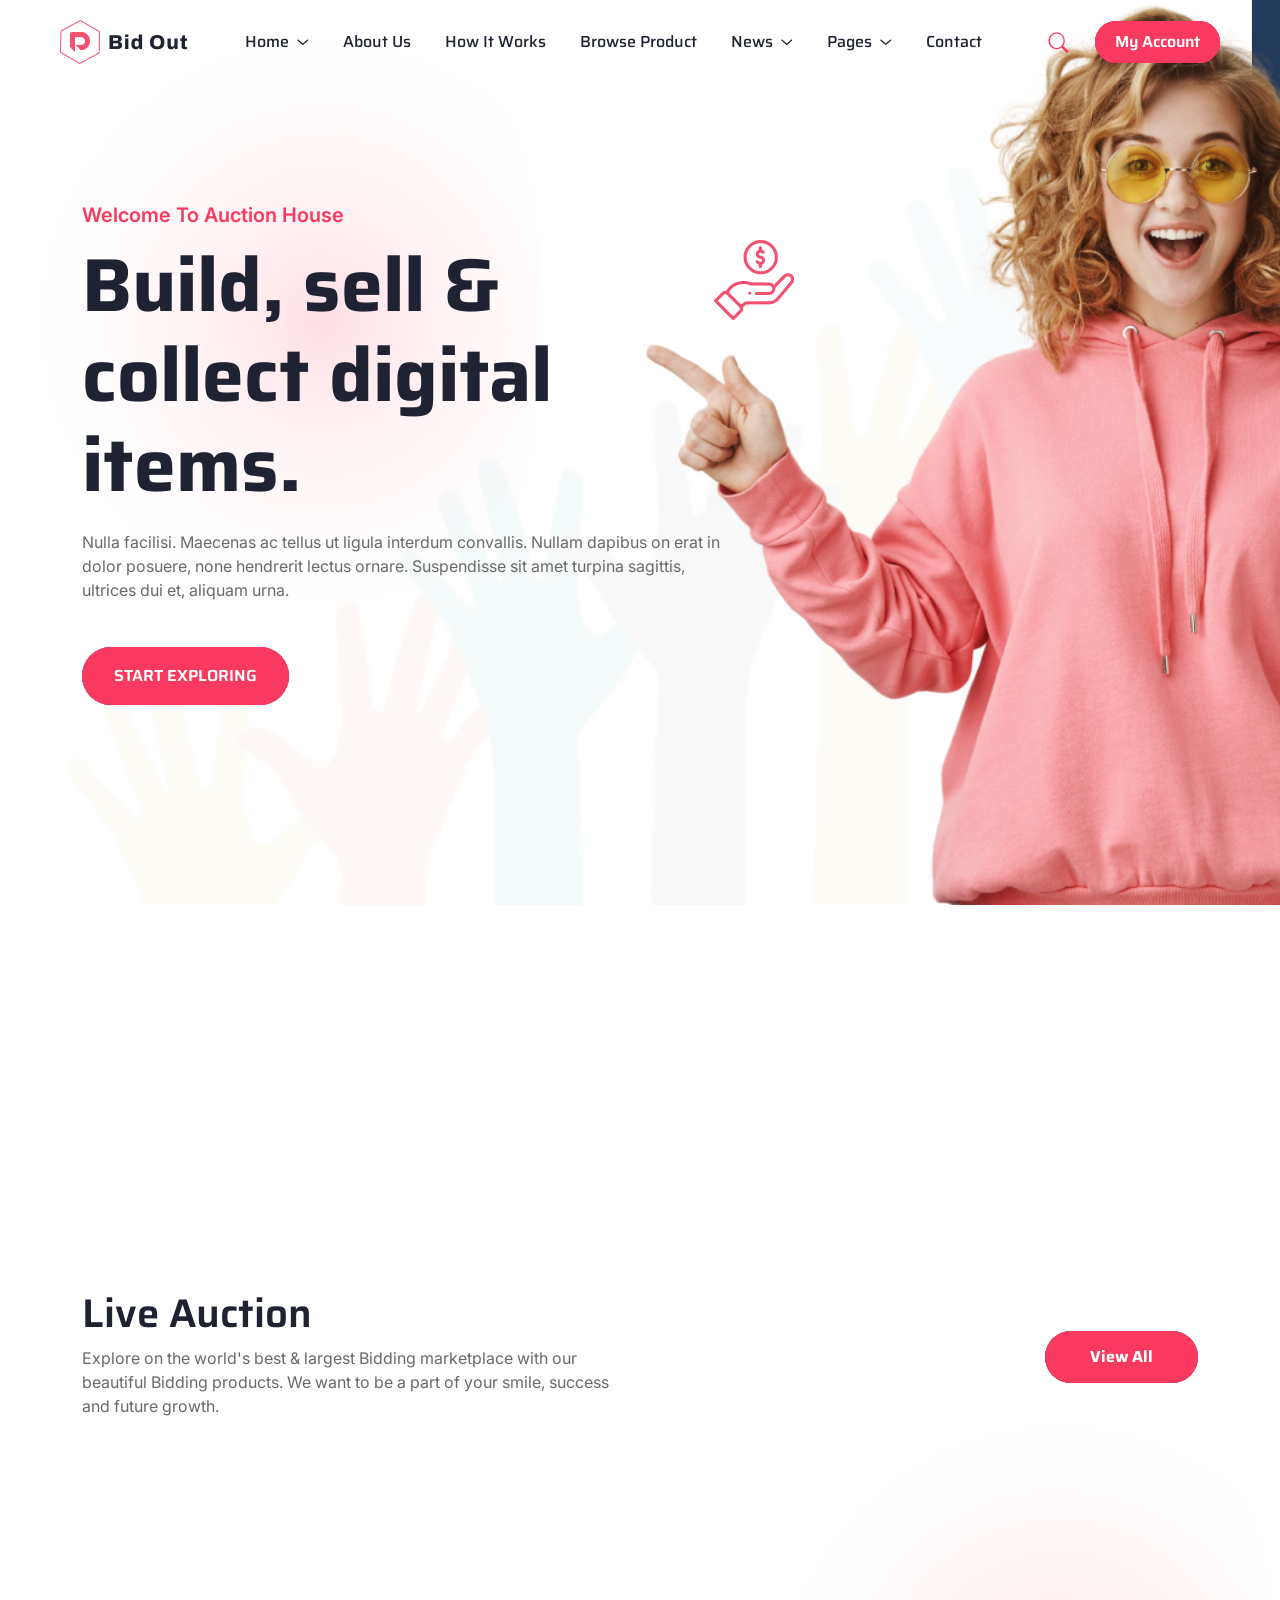
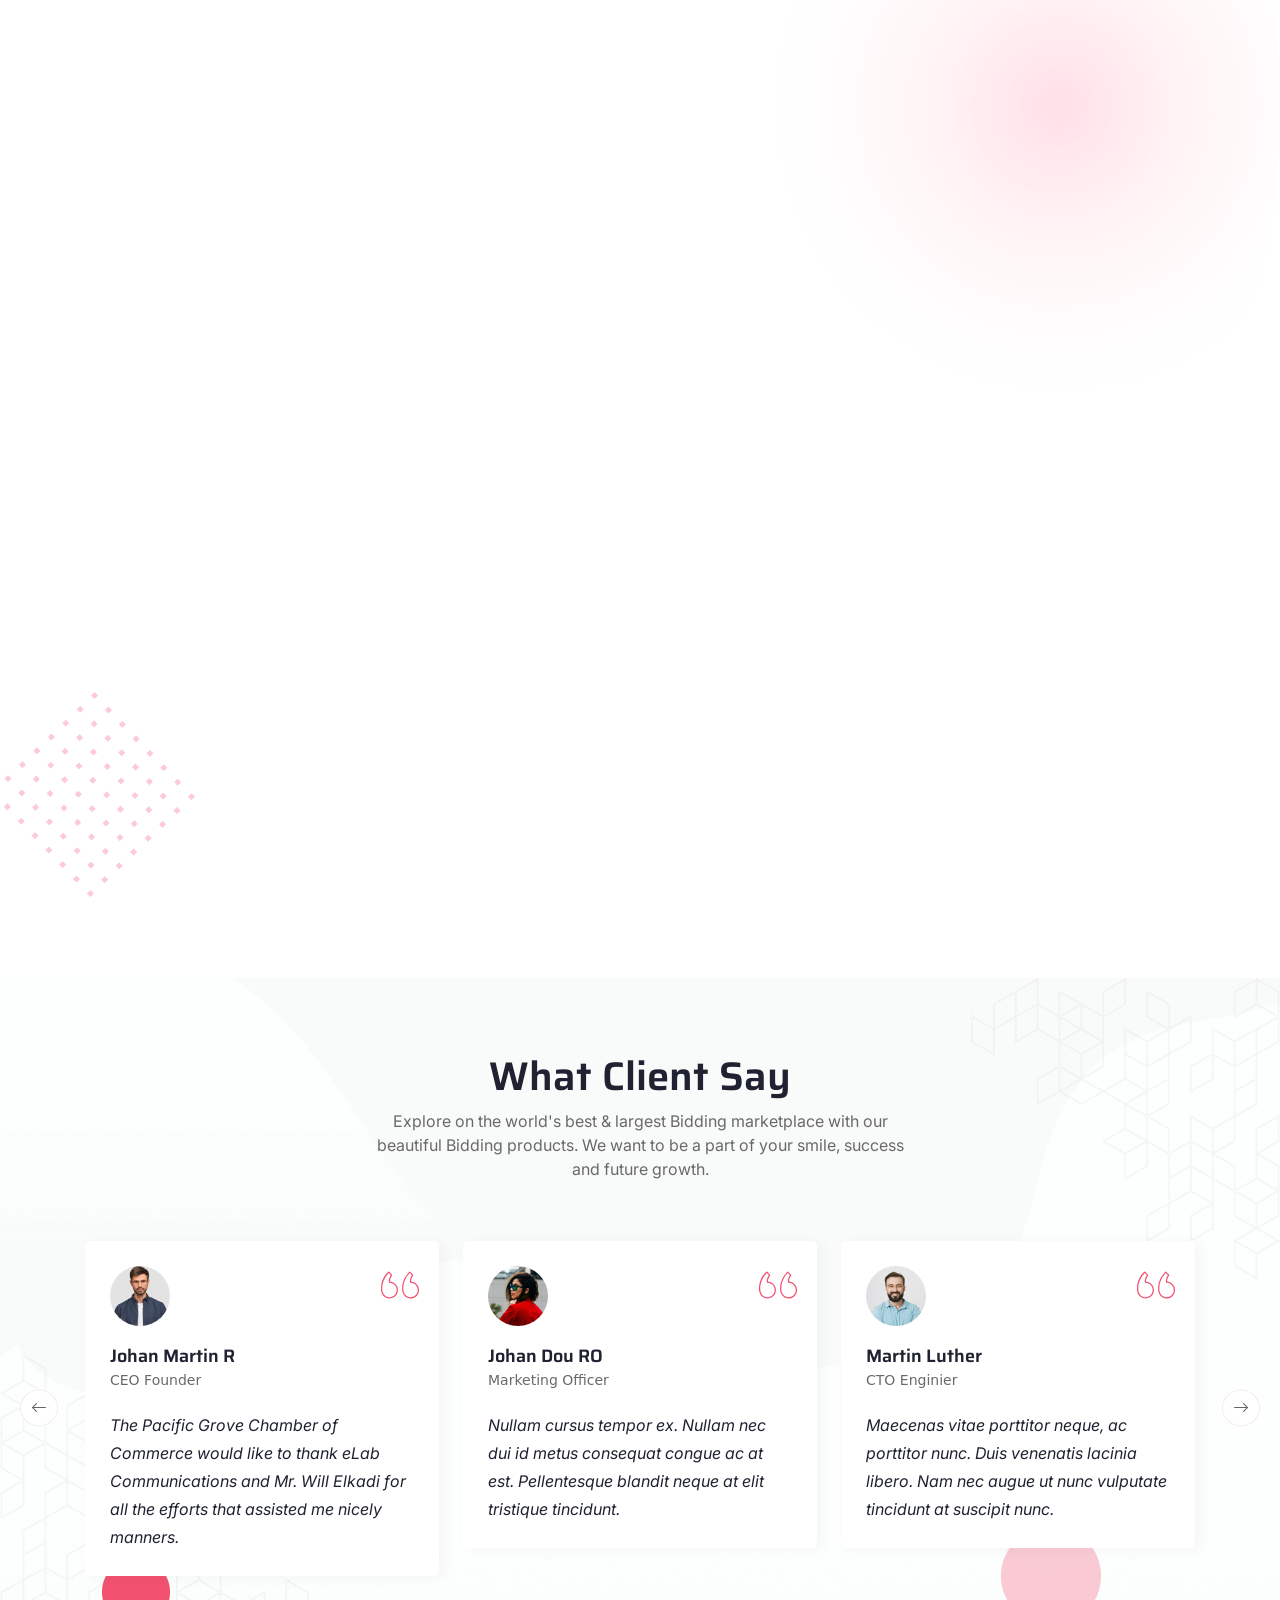
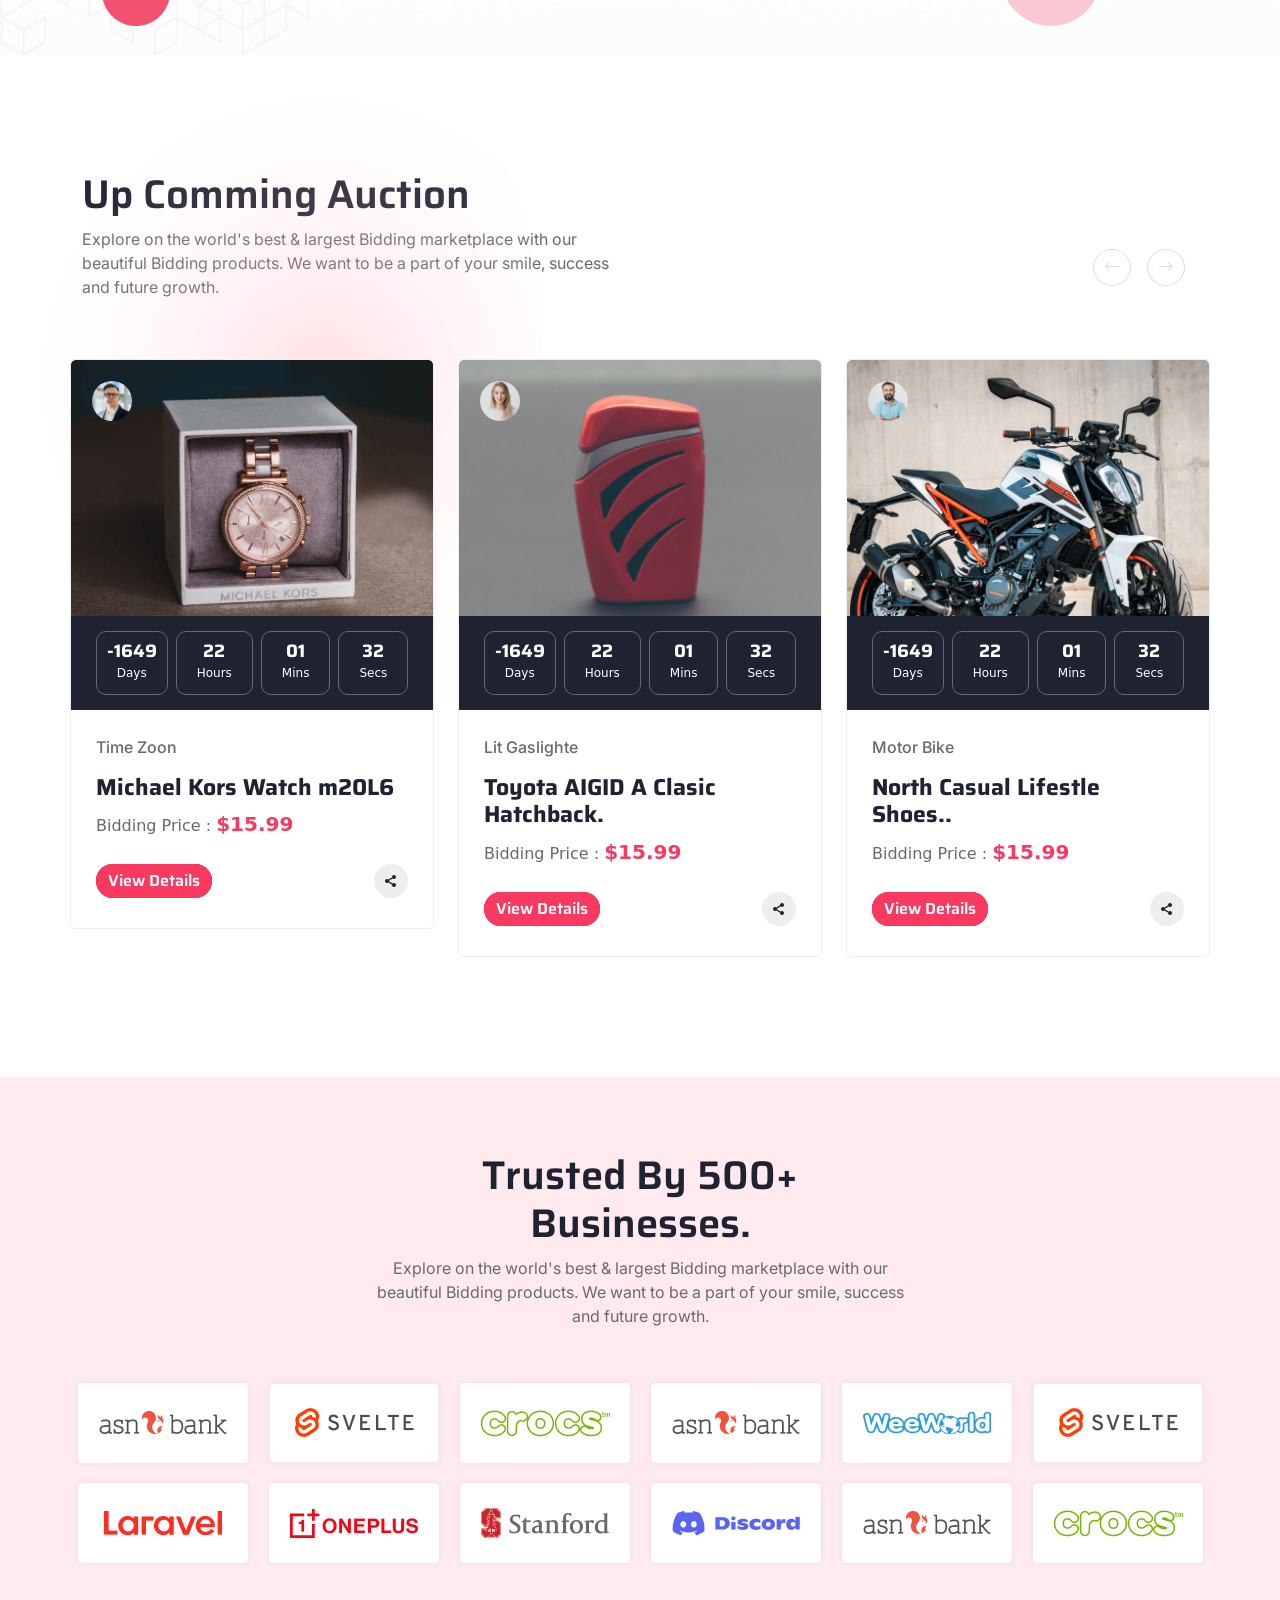
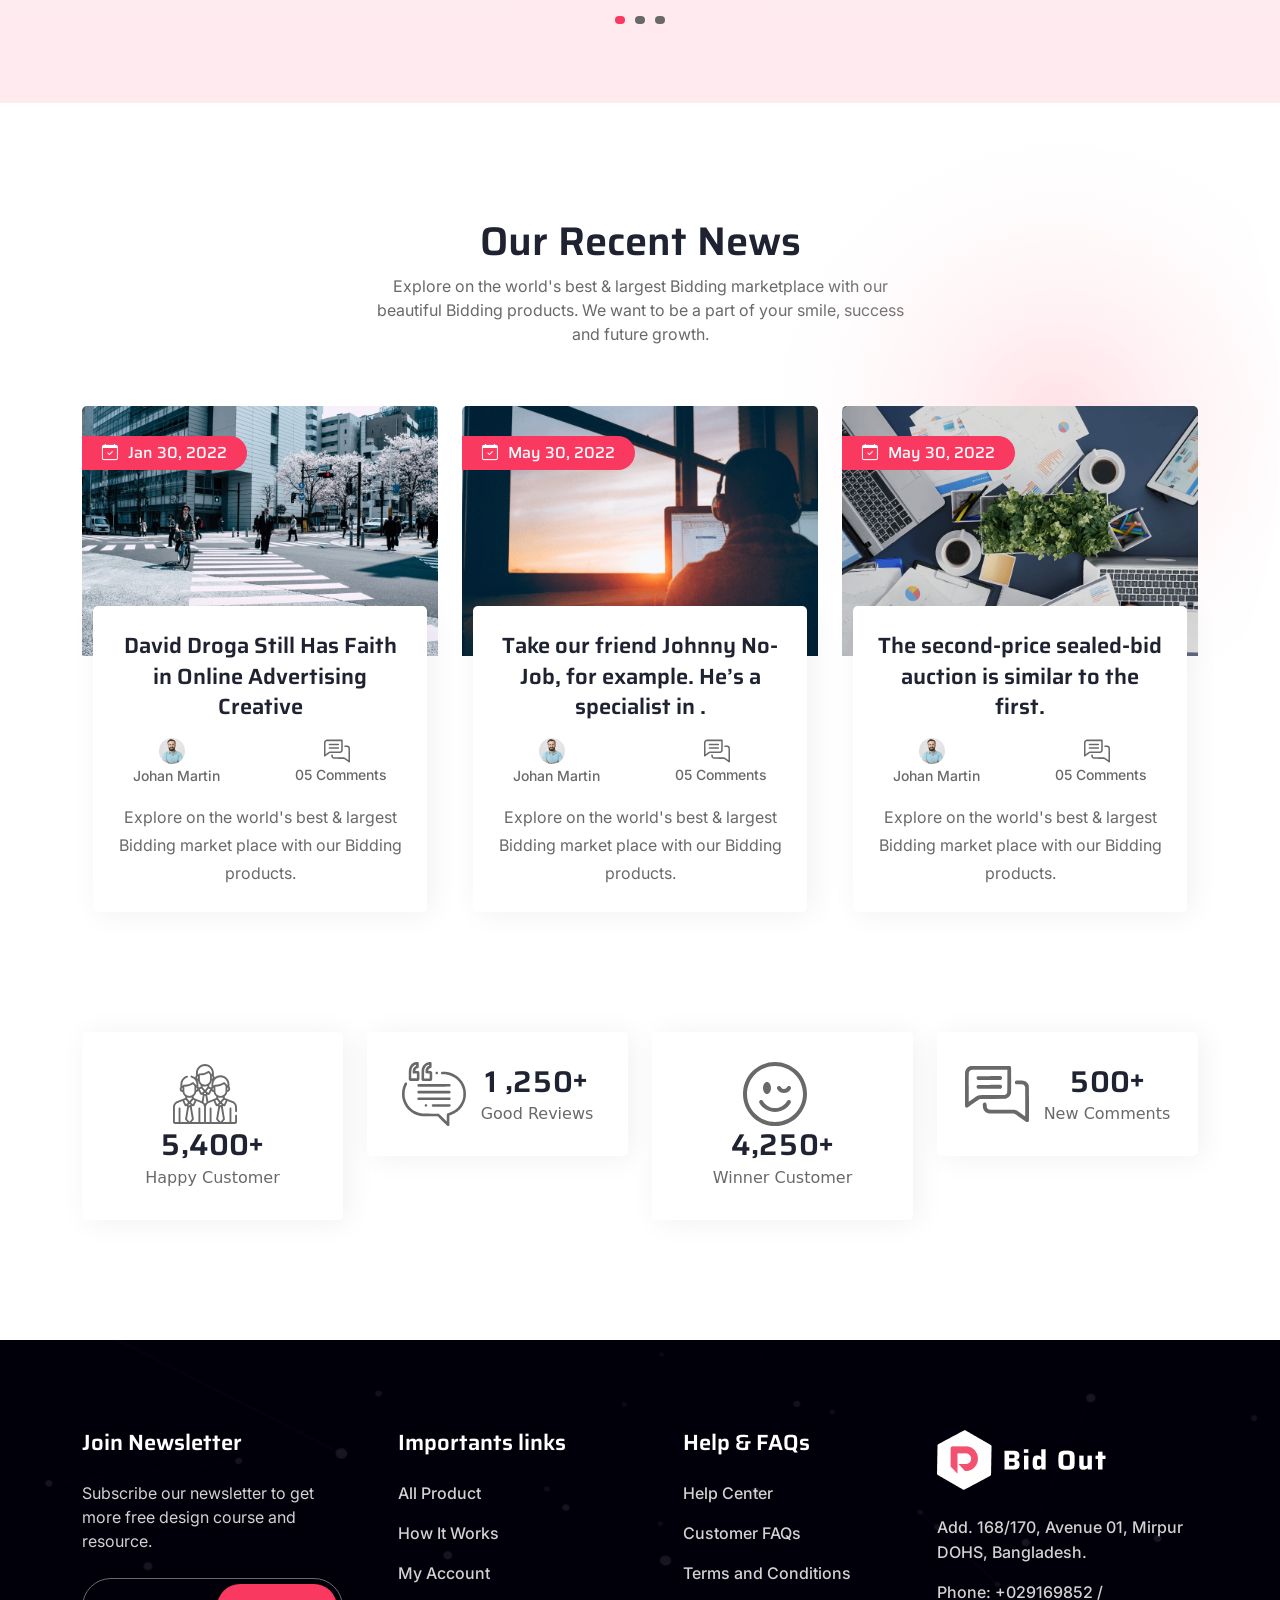
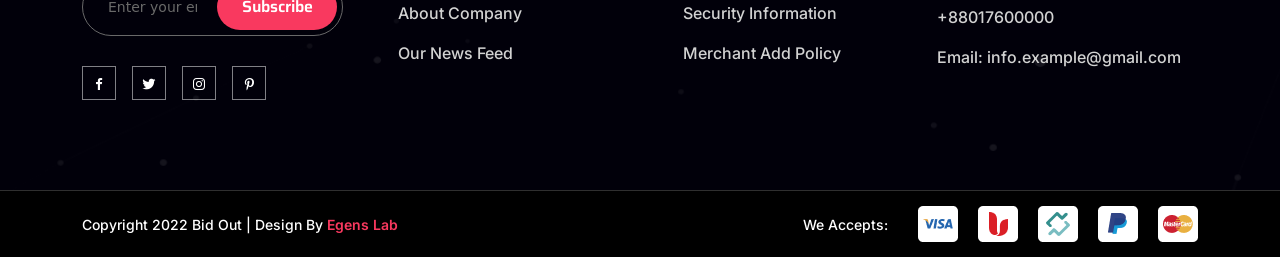
<file: Raw-HTML/index2.html>
<!DOCTYPE html>
<html lang="en">

<head>
    <meta charset="UTF-8">
    <meta http-equiv="X-UA-Compatible" content="IE=edge">
    <meta name="viewport" content="width=device-width, initial-scale=1.0">
    <title>Bidout - Auction and Bidding HTML Template</title>
    <link rel="icon" href="assets/images/bg/sm-logo.png" type="image/gif" sizes="20x20">

    <link rel="stylesheet" href="assets/css/animate.css">
    <!-- css file link -->
    <link rel="stylesheet" href="assets/css/all.css">

    <!-- bootstrap 5 -->
    <link rel="stylesheet" href="assets/css/bootstrap.min.css">

    <!-- box-icon -->
    <link rel="stylesheet" href="assets/css/boxicons.min.css">

    <!-- bootstrap icon -->
    <link rel="stylesheet" href="assets/css/bootstrap-icons.css">

    <!-- jquery ui -->
    <link rel="stylesheet" href="assets/css/jquery-ui.css">

    <!-- swiper-slide -->
    <link rel="stylesheet" href="assets/css/swiper-bundle.min.css">

     <!-- slick-slide -->
     <link rel="stylesheet" href="assets/css/slick-theme.css">
     <link rel="stylesheet" href="assets/css/slick.css">

    <!-- select 2 -->
    <link rel="stylesheet" href="assets/css/nice-select.css">

    <!-- animate css -->
    <link rel="stylesheet" href="assets/css/magnific-popup.css">

    <!-- odometer css -->
    <link rel="stylesheet" href="assets/css/odometer.css">

    <!-- style css -->
    <link rel="stylesheet" href="assets/css/style.css">
</head>

<body>
    <!-- preloader -->
    <div class="preloader style-2">
        <div class="loader">
            <span></span>
            <span></span>
            <span></span>
            <span></span>
        </div>
    </div>

    <!-- scroll-btn -->
    <!-- <div class="scroll-btn">
        <i class='bx bxs-up-arrow-circle'></i>
    </div> -->


    <!-- =============== search-area start =============== -->

    <div class="mobile-search">
        <div class="container">
            <div class="row d-flex justify-content-center">
                <div class="col-md-11">
                    <label>What are you lookking for?</label>
                    <input type="text" placeholder="Search Products, Category, Brand">
                </div>
                <div class="col-1 d-flex justify-content-end align-items-center">
                    <div class="search-cross-btn style-2">
                        <!-- <i class="bi bi-search me-4"></i> -->
                        <i class="bi bi-x"></i>
                    </div>
                </div>
            </div>
        </div>
    </div>

    <!-- =============== search-area end  =============== -->

    <header class="style-2">
        <div class="header-logo">
            <a href="index.html"><img alt="image" src="assets/images/bg/header-logo2.png" ></a>
        </div>
        <div class="main-menu">
            <div class="mobile-logo-area d-lg-none d-flex justify-content-between align-items-center">
                <div class="mobile-logo-wrap">
                    <a href="index.html"><img alt="image" src="assets/images/bg/header-logo2.png" ></a>

                </div>
                <div class="menu-close-btn">
                    <i class="bi bi-x-lg"></i>
                </div>
            </div>
            <ul class="menu-list">
                <li class="menu-item-has-children">
                    <a href="#" class="drop-down">Home</a><i class='bx bx-plus dropdown-icon'></i>
                    <ul class="submenu">
                        <li><a href="index.html">Home 1</a></li>
                        <li><a href="index2.html">Home 2</a></li>
                        <li><a href="index3.html">Home 3</a></li>
                    </ul>
                </li>
                <li>
                    <a href="about.html">About Us</a>
                </li>
                <li>
                    <a href="how-works.html">How It Works</a>
                </li>
                <li>
                    <a href="live-auction.html">Browse Product</a>
                </li>
                <li class="menu-item-has-children">
                    <a href="#">News</a><i class='bx bx-plus dropdown-icon'></i>
                    <ul class="submenu">
                        <li><a href="blog.html">Blog</a></li>
                        <li><a href="blog-details.html">Blog details</a></li>
                    </ul>
                </li>
                <li class="menu-item-has-children">
                    <a href="#" class="drop-down">Pages</a><i class='bx bx-plus dropdown-icon'></i>
                    <ul class="submenu">
                        <li><a href="auction-details.html">Auction Details</a></li>
                        <li><a href="faq.html">Faq</a></li>
                        <li><a href="dashboard.html">Dashboard</a></li>
                        <li><a href="login.html">Login</a></li>
                        <li><a href="signup.html">Sign Up</a></li>
                        <li><a href="404.html">404</a></li>
                    </ul>
                </li>
                <li><a href="contact.html">Contact</a></li>
            </ul>
            <!-- mobile-search-area -->
            <div class="d-lg-none d-block">
                <form class="mobile-menu-form style-2 mb-5">
                    <div class="input-with-btn d-flex flex-column">
                        <input type="text" placeholder="Search here...">
                        <button type="submit" class="eg-btn btn--primary2 btn--sm">Search</button>
                    </div>
                </form>
                <div class="hotline two">
                    <div class="hotline-info">
                        <span>Click To Call</span>
                        <h6><a href="tel:347-274-8816">+347-274-8816</a></h6>
                    </div>
                </div>
            </div>
        </div>
        <div class="nav-right d-flex align-items-center">
            <div class="search-btn">
                <i class="bi bi-search"></i>
            </div>
            <a href="join-merchant.html" class="join-btn">Join Merchant</a>
            <div class="eg-btn btn--primary2 header-btn">
                <a href="dashboard.html">My Account</a>
            </div>
            <div class="mobile-menu-btn d-lg-none d-block">
                <i class='bx bx-menu'></i>
            </div>
        </div>
    </header>

    <!-- ========== header end============= -->

    <!-- ========== banner-area============= -->

    <div class="hero-area hero-style-two">
        <img alt="image" src="assets/images/bg/section-bg2.png" class="radial-bg" >
        <img alt="image" src="assets/images/bg/banner2-icon1.png" class="banner2-icon1" >
        <img alt="image" src="assets/images/bg/banner2-icon2.png" class="banner2-icon2" >
        <img alt="image" src="assets/images/bg/banner2-icon3.png" class="banner2-icon3" >
        <div class="scroll-text">
            <h6><a href="#category">Scroll Down</a></h6>
        </div>

        <div class="container">
            <div class="row d-flex justify-content-start align-items-end">
                <div class="col-xl-7 col-lg-7">
                    <div class="banner2-content">
                        <span class="wow fadeInDown" data-wow-duration="1.5s" data-wow-delay="0.5s">Welcome To Auction House</span>
                        <h1 class="wow fadeInDown" data-wow-duration="1.5s" data-wow-delay="1s">Build, sell & collect digital items.</h1>
                        <p class="wow fadeInUp" data-wow-duration="1.5s" data-wow-delay="1s">Nulla facilisi. Maecenas ac tellus ut ligula interdum convallis. Nullam
                            dapibus on erat in dolor posuere, none hendrerit lectus ornare.
                            Suspendisse sit amet turpina sagittis, ultrices dui et, aliquam urna.
                        </p>
                        <a href="live-auction.html" class="eg-btn btn--primary2 btn--lg wow fadeInUp" data-wow-duration="2s" data-wow-delay="0.8s">Start Exploring</a>
                    </div>
                </div>
            </div>
        </div>
    </div>
    <!-- ===============  Hero area end=============== -->

    <!-- =============== category-section start  =============== -->

    <div class="category-section2 pt-120 pb-120" id="category">
        <div class="container position-relative">
            <div class="row">
                <div class="col-12">
                    <div class="swiper category2-slider">
                        <div class="swiper-wrapper">
                            <div class="swiper-slide">
                                <div class="eg-card category-card2 wow fadeInDown" data-wow-duration="1.5s" data-wow-delay="0.2s">
                                    <img alt="image" src="assets/images/bg/accessories.png" class="category-img" >
                                    <div class="content">
                                        <img alt="image" src="assets/images/icons/cat-icon2.svg" >
                                        <h5><a href="live-auction.html">Accessories</a></h5>
                                    </div>
                                </div>
                            </div>
                            <div class="swiper-slide">
                                <div class="eg-card category-card2 wow fadeInDown" data-wow-duration="1.5s" data-wow-delay="0.4s">
                                    <img alt="image" src="assets/images/bg/cars.png" class="category-img" >
                                    <div class="content">
                                        <img alt="image" src="assets/images/icons/car-icon.svg">
                                        <h5><a href="live-auction.html">Cars</a></h5>
                                    </div>
                                </div>
                            </div>
                            <div class="swiper-slide">
                                <div class="eg-card category-card2 wow fadeInDown" data-wow-duration="1.5s" data-wow-delay="0.6s">
                                    <img alt="image" src="assets/images/bg/motobike.png" class="category-img" >
                                    <div class="content">
                                        <img alt="image" src="assets/images/icons/moto-bike.svg" >
                                        <h5><a href="live-auction.html">Motor Bike</a></h5>
                                    </div>
                                </div>
                            </div>
                            <div class="swiper-slide">
                                <div class="eg-card category-card2 wow fadeInDown" data-wow-duration="1.5s" data-wow-delay="0.2s">
                                    <img alt="image" src="assets/images/bg/fashion.png" class="category-img" >
                                    <div class="content">
                                        <img alt="image" src="assets/images/icons/cat-icon4.svg" >
                                        <h5><a href="live-auction.html">Fashion</a></h5>
                                    </div>
                                </div>
                            </div>
                            <div class="swiper-slide">
                                <div class="eg-card category-card2 wow fadeInDown" data-wow-duration="1.5s" data-wow-delay="0.4s">
                                    <img alt="image" src="assets/images/bg/virtual.png" class="category-img">
                                    <div class="content">
                                        <img alt="image" src="assets/images/icons/cat-icon5.svg" >
                                        <h5><a href="live-auction.html">Virtual Worlds</a></h5>
                                    </div>
                                </div>
                            </div>
                            <div class="swiper-slide">
                                <div class="eg-card category-card2 wow fadeInDown" data-wow-duration="1.5s" data-wow-delay="0.6s">
                                    <img alt="image" src="assets/images/bg/music.png" class="category-img">
                                    <div class="content">
                                        <img alt="image" src="assets/images/icons/cat-icon1.svg">
                                        <h5><a href="live-auction.html">Music</a></h5>
                                    </div>
                                </div>
                            </div>
                            <div class="swiper-slide">
                                <div class="eg-card category-card2 wow fadeInDown" data-wow-duration="1.5s" data-wow-delay="1s">
                                    <img alt="image" src="assets/images/bg/cards.png" class="category-img">
                                    <div class="content">
                                        <img alt="image" src="assets/images/icons/cat-icon3.svg" >
                                        <h5><a href="live-auction.html">Trading Cards</a></h5>
                                    </div>
                                </div>
                            </div>
                            <div class="swiper-slide">
                                <div class="eg-card category-card2 wow fadeInDown" data-wow-duration="1.5s" data-wow-delay="0.2s">
                                    <img alt="image" src="assets/images/bg/fashion.png" class="category-img" >
                                    <div class="content">
                                        <img alt="image" src="assets/images/icons/cat-icon4.svg" >
                                        <h5><a href="live-auction.html">Fashion</a></h5>
                                    </div>
                                </div>
                            </div>
                            <div class="swiper-slide">
                                <div class="eg-card category-card2 wow fadeInDown" data-wow-duration="1.5s" data-wow-delay="1s">
                                    <img alt="image" src="assets/images/bg/cards.png" class="category-img" >
                                    <div class="content">
                                        <img alt="image" src="assets/images/icons/cat-icon3.svg" >
                                        <h5><a href="live-auction.html">Trading Cards</a></h5>
                                    </div>
                                </div>
                            </div>
                        </div>
                    </div>
                </div>
            </div>
        </div>
    </div>

    <!-- =============== category-section end  =============== -->

    <!-- =============== live-action-section start=============== -->

    <div class="live-auction pb-120">
        <img alt="image" src="assets/images/bg/section-bg2.png" class="img-fluid section-bg2" >
        <div class="container position-relative">
            <img alt="image" src="assets/images/bg/dotted2.png" class="dotted3" >
            <div class="row d-flex justify-content-center align-items-center mb-60 g-4">
                <div class="col-sm-12 col-md-10 col-lg-8 col-xl-6">
                    <div class="section-title2 text-lg-start text-center">
                        <h2>Live Auction</h2>
                        <p class="mb-0">Explore on the world's best & largest Bidding marketplace with our beautiful Bidding
                            products. We want to be a part of your smile, success and future growth.</p>
                    </div>
                </div>
                <div class="col-xl-6 col-lg-4 col-xl-6 text-lg-end text-center">
                    <a href="live-auction.html" class="eg-btn btn--primary2 btn--md">View All</a>
                </div>
            </div>
            <div class="row gy-4 d-flex justify-content-center">
                <div class="col-lg-4 col-md-6 col-sm-10 ">
                    <div data-wow-duration="1.5s" data-wow-delay="0.2s" class="eg-card auction-card2 wow fadeInDown">
                        <div class="auction-img">
                            <img alt="image" src="assets/images/bg/live-auc1.png" >
                            <div class="auction-timer">
                                <div class="countdown" id="timer1">
                                    <h5><span id="days1">05</span>D :<span id="hours1">05</span>H : <span
                                            id="minutes1">52</span>M : <span id="seconds1">32</span>S</h5>
                                </div>
                            </div>
                        </div>
                        <div class="auction-content">
                            <h4><a href="auction-details.html">Brand New royal Enfield 250 CC For special Sale</a></h4>
                            <div class="author-price-area">
                                <div class="author">
                                    <img alt="image" src="assets/images/bg/auction-authr1.png" ><span class="name">By Sara
                                        Alexa</span>
                                </div>
                                <p>$3,45</p>
                            </div>
                            <div class="auction-card-bttm">
                                <a href="auction-details.html" class="eg-btn btn--primary2 btn--sm">Place a Bid</a>
                                <div class="share-area">
                                    <i class="bi bi-heart"></i>
                                    <i class="bi bi-three-dots-vertical"></i>
                                </div>
                            </div>
                        </div>
                    </div>
                </div>
                <div class="col-lg-4 col-md-6 col-sm-10 ">
                    <div data-wow-duration="1.5s" data-wow-delay="0.4s" class="eg-card auction-card2 wow fadeInDown">
                        <div class="auction-img">
                            <img alt="image" src="assets/images/bg/live-auc2.png" >
                            <div class="auction-timer">
                                <div class="countdown" id="timer2">
                                    <h5><span id="days2">05</span>D :<span id="hours2">05</span>H : <span
                                            id="minutes2">52</span>M : <span id="seconds2">32</span>S</h5>
                                </div>
                            </div>
                        </div>
                        <div class="auction-content">
                            <h4><a href="auction-details.html">Wedding wow Exclusive Cupple Ring (S2022)</a></h4>
                            <div class="author-price-area">
                                <div class="author">
                                    <img alt="image" src="assets/images/bg/auction-authr2.png" ><span class="name">By Sara
                                        Alexa</span>
                                </div>
                                <p>$3,45</p>
                            </div>
                            <div class="auction-card-bttm">
                                <a href="auction-details.html" class="eg-btn btn--primary2 btn--sm">Place a Bid</a>
                                <div class="share-area">
                                    <i class="bi bi-heart"></i>
                                    <i class="bi bi-three-dots-vertical"></i>
                                </div>
                            </div>
                        </div>
                    </div>
                </div>
                <div class="col-lg-4 col-md-6 col-sm-10 ">
                    <div data-wow-duration="1.5s" data-wow-delay="0.6s" class="eg-card auction-card2 wow fadeInDown">
                        <div class="auction-img">
                            <img alt="image" src="assets/images/bg/live-auc3.png" >
                            <div class="auction-timer">
                                <div class="countdown" id="timer3">
                                    <h5><span id="days3">05</span>D :<span id="hours3">05</span>H : <span
                                            id="minutes3">52</span>M : <span id="seconds3">32</span>S</h5>
                                </div>
                            </div>
                        </div>
                        <div class="auction-content">
                            <h4><a href="auction-details.html">Brand New Honda CBR 600 RR For Sale (2022)</a></h4>
                            <div class="author-price-area">
                                <div class="author">
                                    <img alt="image" src="assets/images/bg/auction-authr3.png" ><span class="name">By Sara
                                        Alexa</span>
                                </div>
                                <p>$3,45</p>
                            </div>
                            <div class="auction-card-bttm">
                                <a href="auction-details.html" class="eg-btn btn--primary2 btn--sm">Place a Bid</a>
                                <div class="share-area">
                                    <i class="bi bi-heart"></i>
                                    <i class="bi bi-three-dots-vertical"></i>
                                </div>
                            </div>
                        </div>
                    </div>
                </div>
                <div class="col-lg-4 col-md-6 col-sm-10 ">
                    <div data-wow-duration="1.5s" data-wow-delay="0.2s" class="eg-card auction-card2 wow fadeInDown">
                        <div class="auction-img">
                            <img alt="image" src="assets/images/bg/live-auc4.png" >
                            <div class="auction-timer">
                                <div class="countdown" id="timer4">
                                    <h5><span id="days4">02</span>D :<span id="hours4">05</span>H : <span
                                            id="minutes4">52</span>M : <span id="seconds4">32</span>S</h5>
                                </div>
                            </div>
                        </div>
                        <div class="auction-content">
                            <h4><a href="auction-details.html">Toyota AIGID A Class Hatchback Sale</a>
                            </h4>
                            <div class="author-price-area">
                                <div class="author">
                                    <img alt="image" src="assets/images/bg/auction-authr2.png" ><span class="name">By Sara
                                        Alexa</span>
                                </div>
                                <p>$3,45</p>
                            </div>
                            <div class="auction-card-bttm">
                                <a href="auction-details.html" class="eg-btn btn--primary2 btn--sm">Place a Bid</a>
                                <div class="share-area">
                                    <i class="bi bi-heart"></i>
                                    <i class="bi bi-three-dots-vertical"></i>
                                </div>
                            </div>
                        </div>
                    </div>
                </div>
                <div class="col-lg-4 col-md-6 col-sm-10 ">
                    <div data-wow-duration="1.5s" data-wow-delay="0.4s" class="eg-card auction-card2 wow fadeInDown">
                        <div class="auction-img">
                            <img alt="image" src="assets/images/bg/live-auc5.png" >
                            <div class="auction-timer">
                                <div class="countdown" id="timer5">
                                    <h5><span id="days5">03</span>D :<span id="hours5">05</span>H : <span
                                            id="minutes5">52</span>M : <span id="seconds5">32</span>S</h5>
                                </div>
                            </div>
                        </div>
                        <div class="auction-content">
                            <h4><a href="auction-details.html">Havit HV-G61 USB Black Double Game With Vibrat</a>
                            </h4>
                            <div class="author-price-area">
                                <div class="author">
                                    <img alt="image" src="assets/images/bg/auction-authr3.png" ><span class="name">By Sara
                                        Alexa</span>
                                </div>
                                <p>$3,45</p>
                            </div>
                            <div class="auction-card-bttm">
                                <a href="auction-details.html" class="eg-btn btn--primary2 btn--sm">Place a Bid</a>
                                <div class="share-area">
                                    <i class="bi bi-heart"></i>
                                    <i class="bi bi-three-dots-vertical"></i>
                                </div>
                            </div>
                        </div>
                    </div>
                </div>
                <div class="col-lg-4 col-md-6 col-sm-10 ">
                    <div data-wow-duration="1.5s" data-wow-delay="0.6s" class="eg-card auction-card2 wow fadeInDown">
                        <div class="auction-img">
                            <img alt="image" src="assets/images/bg/live-auc6.png" >
                            <div class="auction-timer">
                                <div class="countdown" id="timer6">
                                    <h5><span id="days6">05</span>D :<span id="hours6">05</span>H : <span
                                            id="minutes6">52</span>M : <span id="seconds6">32</span>S</h5>
                                </div>
                            </div>
                        </div>
                        <div class="auction-content">
                            <h4><a href="auction-details.html">IPhone 11 Pro Max All Variants Available For Sale</a>
                            </h4>
                            <div class="author-price-area">
                                <div class="author">
                                    <img alt="image" src="assets/images/bg/auction-authr1.png" ><span class="name">By Sara
                                        Alexa</span>
                                </div>
                                <p>$3,45</p>
                            </div>
                            <div class="auction-card-bttm">
                                <a href="auction-details.html" class="eg-btn btn--primary2 btn--sm">Place a Bid</a>
                                <ul class="share-list gap-2">
                                    <li><a href="#"><i class="bi bi-heart"></i></a></li>
                                    <li><a href="#"><i class="bi bi-three-dots-vertical"></i></a></li>
                                </ul>
                            </div>
                        </div>
                    </div>
                </div>
            </div>
        </div>
    </div>

    <!-- =============== live-action-section end =============== -->

    <!-- =============== client-section start =============== -->

    <div class="testimonial-section pt-80 pb-80">
        <img alt="image" src="assets/images/bg/client-right.png" class="client-right-vector" >
        <img alt="image" src="assets/images/bg/client-left.png" class="client-left-vector" >
        <img alt="image" src="assets/images/bg/client-circle4.png" class="client-circle4" >
        <img alt="image" src="assets/images/bg/client-circle5.png" class="client-circle5" >
        <div class="container">
            <div class="row d-flex justify-content-center">
                <div class="col-sm-12 col-md-10 col-lg-8 col-xl-6">
                    <div class="section-title1">
                        <h2>What Client Say</h2>
                        <p class="mb-0">Explore on the world's best & largest Bidding marketplace with our beautiful Bidding
                            products. We want to be a part of your smile, success and future growth.</p>
                    </div>
                </div>
            </div>
            <div class="row justify-content-center position-relative">
                <div class="swiper testimonial-slider2">
                    <div class="swiper-wrapper">
                        <div class="swiper-slide">
                            <div class="testimonial-single style2 hover-border2 wow fadeInDown"  data-wow-duration="1.5s" data-wow-delay=".2s">
                                <img alt="image" src="assets/images/icons/quote-red.svg" class="quote-icon" >
                                <div class="testi-img">
                                    <img alt="image" src="assets/images/bg/testi1.png" >
                                </div>
                                <div class="testi-content">
                                    <div class="testi-designation">
                                        <h5>Johan Martin R</h5>
                                        <p>CEO Founder</p>
                                    </div>
                                    <p class="para">The Pacific Grove Chamber of Commerce would like to thank eLab
                                        Communications and Mr. Will Elkadi for all the efforts  that
                                        assisted me nicely manners. </p>
                                </div>
                            </div>
                        </div>
                        <div class="swiper-slide">
                            <div class="testimonial-single style2 hover-border2 wow fadeInDown"  data-wow-duration="1.5s" data-wow-delay=".4s">
                                <img alt="image" src="assets/images/icons/quote-red.svg" class="quote-icon" >
                                <div class="testi-img">
                                    <img alt="image" src="assets/images/bg/testi2.png" >
                                </div>
                                <div class="testi-content">
                                    <div class="testi-designation">
                                        <h5>Johan Dou RO</h5>
                                        <p>Marketing Officer</p>
                                    </div>
                                    <p class="para">Nullam cursus tempor ex. Nullam nec dui id metus consequat congue ac at est. Pellentesque blandit neque at elit tristique tincidunt.</p>
                                </div>
                            </div>
                        </div>
                        <div class="swiper-slide">
                            <div class="testimonial-single style2 hover-border2 wow fadeInDown"  data-wow-duration="1.5s" data-wow-delay=".4s">
                                <img alt="image" src="assets/images/icons/quote-red.svg" class="quote-icon" >
                                <div class="testi-img">
                                    <img alt="image" src="assets/images/bg/testi3.png" >
                                </div>
                                <div class="testi-content">
                                    <div class="testi-designation">
                                        <h5>Martin Luther</h5>
                                        <p>CTO Enginier</p>
                                    </div>
                                    <p class="para">Maecenas vitae porttitor neque, ac porttitor nunc. Duis venenatis lacinia libero. Nam nec augue ut nunc vulputate tincidunt at suscipit nunc. </p>
                                </div>
                            </div>
                        </div>
                    </div>
                </div>
                <div class="slider-arrows testimonial2-arrow d-flex justify-content-between gap-3">
                    <div class="testi-prev2 style-2 swiper-prev-arrow" tabindex="0" role="button"
                        aria-label="Previous slide"><i class="bi bi-arrow-left"></i></div>
                    <div class="testi-next2 style-2 swiper-next-arrow" tabindex="0" role="button"
                        aria-label="Next slide">
                        <i class="bi bi-arrow-right"></i></div>
                </div>
            </div>
        </div>
    </div>

    <!-- =============== client-section end =============== -->

    <!-- =============== upcoming-action-section end =============== -->

    <div class="upcoming-seciton pt-120 pb-120">
        <img alt="image" src="assets/images/bg/section-bg2.png" class="img-fluid section-bg2" >
        <div class="container">
            <div class="row d-flex justify-content-center align-items-center mb-60">
                <div class="col-sm-12 col-md-10 col-lg-8 col-xl-6">
                    <div class="section-title2 text-lg-start text-center">
                        <h2>Up Comming Auction</h2>
                        <p class="mb-0">Explore on the world's best & largest Bidding marketplace with our beautiful Bidding
                            products. We want to be a part of your smile, success and future growth.</p>
                    </div>
                </div>
                <div class="col-xl-6 col-lg-4 d-lg-block d-none">
                    <div class="slider-bottom d-flex justify-content-end align-items-center">
                        <div class="slider-arrows coming-arrow d-flex gap-3">
                            <div class="coming-prev2 swiper-prev-arrow" tabindex="0" role="button" aria-label="Previous slide"><i class="bi bi-arrow-left"></i></div>
                            <div class="coming-next2 swiper-next-arrow" tabindex="0" role="button" aria-label="Next slide"> <i class="bi bi-arrow-right"></i></div>
                        </div>
                    </div>
                </div>
            </div>
            <div class="row">
                <div class="swiper upcoming-slider2">
                    <div class="swiper-wrapper">
                        <div class="swiper-slide">
                            <div class="eg-card c-feature-card2 wow fadeInDown" data-wow-duration="1.5s" data-wow-delay="0.2s">
                                <div class="auction-img">
                                    <img alt="image" src="assets/images/bg/umcoming1.png" >
                                    <div class="auction-timer2 gap-2" id="timer7">
                                        <div class="countdown-single">
                                            <h5 id="days7">7</h5>
                                            <span>Days</span>
                                        </div>
                                        <div class="countdown-single">
                                            <h5 id="hours7">05</h5>
                                            <span>Hours</span>
                                        </div>
                                        <div class="countdown-single">
                                            <h5 id="minutes7">56</h5>
                                            <span>Mins</span>
                                        </div>
                                        <div class="countdown-single">
                                            <h5 id="seconds7">08</h5>
                                            <span>Secs</span>
                                        </div>
                                    </div>
                                    <div class="author-area3">
                                        <div class="author-emo">
                                            <img alt="image" src="assets/images/bg/upcoming-author1.png" >
                                        </div>
                                        <div class="author-name">
                                            <span>by @robatfox</span>
                                        </div>
                                    </div>
                                </div>
                                <div class="c-feature-content">
                                    <div class="c-feature-category">Time Zoon</div>
                                    <a href="auction-details.html">
                                        <h4>Michael Kors Watch m20L6</h5>
                                    </a>
                                    <p>Bidding Price : <span>$15.99</span></p>
                                    <div class="auction-card-bttm">
                                        <a href="auction-details.html" class="eg-btn btn--primary2 btn--sm">View
                                            Details</a>
                                        <div class="share-area">
                                            <ul class="social-icons d-flex">
                                                <li><a href="https://www.facebook.com/"><i class="bx bxl-facebook"></i></a></li>
                                                <li><a href="https://www.twitter.com/"><i class="bx bxl-twitter"></i></a></li>
                                                <li><a href="https://www.pinterest.com/"><i class="bx bxl-pinterest"></i></a></li>
                                                <li><a href="https://www.instagram.com/"><i class="bx bxl-instagram"></i></a></li>
                                            </ul>
                                            <div>
                                                <a href="#" class="share-btn"><i class='bx bxs-share-alt'></i></a>
                                            </div>
                                        </div>
                                    </div>
                                </div>
                            </div>
                        </div>
                        <div class="swiper-slide">
                            <div class="eg-card c-feature-card2 wow fadeInDown" data-wow-duration="1.5s" data-wow-delay="0.4s">
                                <div class="auction-img">
                                    <img alt="image" src="assets/images/bg/umcoming2.png" >
                                    <div class="auction-timer2 gap-2" id="timer8">
                                        <div class="countdown-single">
                                            <h5 id="days8">7</h5>
                                            <span>Days</span>
                                        </div>
                                        <div class="countdown-single">
                                            <h5 id="hours8">05</h5>
                                            <span>Hours</span>
                                        </div>
                                        <div class="countdown-single">
                                            <h5 id="minutes8">56</h5>
                                            <span>Mins</span>
                                        </div>
                                        <div class="countdown-single">
                                            <h5 id="seconds8">08</h5>
                                            <span>Secs</span>
                                        </div>
                                    </div>
                                    <div class="author-area3">
                                        <div class="author-emo">
                                            <img alt="image" src="assets/images/bg/upcoming-author2.png" >
                                        </div>
                                        <div class="author-name">
                                            <span>by @robatfox</span>
                                        </div>
                                    </div>
                                </div>
                                <div class="c-feature-content">
                                    <div class="c-feature-category">Lit Gaslighte</div>
                                    <a href="auction-details.html">
                                        <h4>Toyota AIGID A Clasic Hatchback.</h4>
                                    </a>
                                    <p>Bidding Price : <span>$15.99</span></p>
                                    <div class="auction-card-bttm">
                                        <a href="auction-details.html" class="eg-btn btn--primary2 btn--sm">View
                                            Details</a>
                                        <div class="share-area">
                                            <ul class="social-icons d-flex">
                                                <li><a href="https://www.facebook.com/"><i class="bx bxl-facebook"></i></a></li>
                                                <li><a href="https://www.twitter.com/"><i class="bx bxl-twitter"></i></a></li>
                                                <li><a href="https://www.pinterest.com/"><i class="bx bxl-pinterest"></i></a></li>
                                                <li><a href="https://www.instagram.com/"><i class="bx bxl-instagram"></i></a></li>
                                            </ul>
                                            <div>
                                                <a href="#" class="share-btn"><i class='bx bxs-share-alt'></i></a>
                                            </div>
                                        </div>
                                    </div>
                                </div>
                            </div>
                        </div>
                        <div class="swiper-slide">
                            <div class="eg-card c-feature-card2 wow fadeInDown" data-wow-duration="1.5s" data-wow-delay="0.6s">
                                <div class="auction-img">
                                    <img alt="image" src="assets/images/bg/umcoming3.png" >
                                    <div class="auction-timer2 gap-2" id="timer9">
                                        <div class="countdown-single">
                                            <h5 id="days9">7</h5>
                                            <span>Days</span>
                                        </div>
                                        <div class="countdown-single">
                                            <h5 id="hours9">05</h5>
                                            <span>Hours</span>
                                        </div>
                                        <div class="countdown-single">
                                            <h5 id="minutes9">56</h5>
                                            <span>Mins</span>
                                        </div>
                                        <div class="countdown-single">
                                            <h5 id="seconds9">08</h5>
                                            <span>Secs</span>
                                        </div>
                                    </div>
                                    <div class="author-area3">
                                        <div class="author-emo">
                                            <img alt="image" src="assets/images/bg/upcoming-author3.png" >
                                        </div>
                                        <div class="author-name">
                                            <span>by @robatfox</span>
                                        </div>
                                    </div>
                                </div>
                                <div class="c-feature-content">
                                    <div class="c-feature-category">Motor Bike</div>
                                    <a href="auction-details.html">
                                        <h4>North Casual Lifestle Shoes..</h4>
                                    </a>
                                    <p>Bidding Price : <span>$15.99</span></p>
                                    <div class="auction-card-bttm">
                                        <a href="auction-details.html" class="eg-btn btn--primary2 btn--sm">View
                                            Details</a>
                                        <div class="share-area">
                                            <ul class="social-icons d-flex">
                                                <li><a href="https://www.facebook.com/"><i class="bx bxl-facebook"></i></a></li>
                                                <li><a href="https://www.twitter.com/"><i class="bx bxl-twitter"></i></a></li>
                                                <li><a href="https://www.pinterest.com/"><i class="bx bxl-pinterest"></i></a></li>
                                                <li><a href="https://www.instagram.com/"><i class="bx bxl-instagram"></i></a></li>
                                            </ul>
                                            <div>
                                                <a href="#" class="share-btn"><i class='bx bxs-share-alt'></i></a>
                                            </div>
                                        </div>
                                    </div>
                                </div>
                            </div>
                        </div>
                        <div class="swiper-slide">
                            <div class="eg-card c-feature-card2 wow fadeInDown" data-wow-duration="1.5s" data-wow-delay=".2s">
                                <div class="auction-img">
                                    <img alt="image" src="assets/images/bg/umcoming1.png" >
                                    <div class="auction-timer2 gap-2" id="timer10">
                                        <div class="countdown-single">
                                            <h5 id="days10">7</h5>
                                            <span>Days</span>
                                        </div>
                                        <div class="countdown-single">
                                            <h5 id="hours10">05</h5>
                                            <span>Hours</span>
                                        </div>
                                        <div class="countdown-single">
                                            <h5 id="minutes10">56</h5>
                                            <span>Mins</span>
                                        </div>
                                        <div class="countdown-single">
                                            <h5 id="seconds10">08</h5>
                                            <span>Secs</span>
                                        </div>
                                    </div>
                                    <div class="author-area3">
                                        <div class="author-emo">
                                            <img alt="image" src="assets/images/bg/upcoming-author1.png" >
                                        </div>
                                        <div class="author-name">
                                            <span>by @robatfox</span>
                                        </div>
                                    </div>
                                </div>
                                <div class="c-feature-content">
                                    <div class="c-feature-category">Time Zoon</div>
                                    <a href="auction-details.html">
                                        <h4>Michael Kors Watch m20L6</h4>
                                    </a>
                                    <p>Bidding Price : <span>$15.99</span></p>
                                    <div class="auction-card-bttm">
                                        <a href="auction-details.html" class="eg-btn btn--primary2 btn--sm">View
                                            Details</a>
                                        <div class="share-area">
                                            <ul class="social-icons d-flex">
                                                <li><a href="https://www.facebook.com/"><i class="bx bxl-facebook"></i></a></li>
                                                <li><a href="https://www.twitter.com/"><i class="bx bxl-twitter"></i></a></li>
                                                <li><a href="https://www.pinterest.com/"><i class="bx bxl-pinterest"></i></a></li>
                                                <li><a href="https://www.instagram.com/"><i class="bx bxl-instagram"></i></a></li>
                                            </ul>
                                            <div>
                                                <a href="#" class="share-btn"><i class='bx bxs-share-alt'></i></a>
                                            </div>
                                        </div>
                                    </div>
                                </div>
                            </div>
                        </div>
                    </div>
                </div>
            </div>
        </div>
    </div>

    <!-- =============== upcoming-action-section end =============== -->

    <!-- =============== sponsor-section start =============== -->

    <div class="sponsor-section style-2">
        <div class="container">
            <div class="row d-flex justify-content-center">
                <div class="col-sm-12 col-md-10 col-lg-8 col-xl-6">
                    <div class="section-title1">
                        <h2>Trusted By 500+ Businesses.</h2>
                        <p class="mb-0">Explore on the world's best & largest Bidding marketplace with our beautiful Bidding
                            products. We want to be a part of your smile, success and future growth.</p>
                    </div>
                </div>
            </div>
            <div class="row">
                <div class="slick-wrapper wow fadeInUp"  data-wow-duration="1.5s" data-wow-delay="0.3s">
                    <div id="slick1">
                        <div class="slide-item"><img alt="image" src="assets/images/bg/sponsor1.png" ></div>
                        <div class="slide-item"><img alt="image" src="assets/images/bg/sponsor2.png" ></div>
                        <div class="slide-item"><img alt="image" src="assets/images/bg/sponsor3.png" ></div>
                        <div class="slide-item"><img alt="image" src="assets/images/bg/sponsor4.png" ></div>
                        <div class="slide-item"><img alt="image" src="assets/images/bg/sponsor5.png" ></div>
                        <div class="slide-item"><img alt="image" src="assets/images/bg/sponsor6.png" ></div>
                        <div class="slide-item"><img alt="image" src="assets/images/bg/sponsor7.png" ></div>
                        <div class="slide-item"><img alt="image" src="assets/images/bg/sponsor8.png" ></div>
                        <div class="slide-item"><img alt="image" src="assets/images/bg/sponsor9.png" ></div>
                        <div class="slide-item"><img alt="image" src="assets/images/bg/sponsor1.png" ></div>
                        <div class="slide-item"><img alt="image" src="assets/images/bg/sponsor3.png" ></div>
                        <div class="slide-item"><img alt="image" src="assets/images/bg/sponsor5.png" ></div>
                        <div class="slide-item"><img alt="image" src="assets/images/bg/sponsor8.png" ></div>
                        <div class="slide-item"><img alt="image" src="assets/images/bg/sponsor6.png" ></div>
                        <div class="slide-item"><img alt="image" src="assets/images/bg/sponsor7.png" ></div>
                        <div class="slide-item"><img alt="image" src="assets/images/bg/sponsor8.png" ></div>
                        <div class="slide-item"><img alt="image" src="assets/images/bg/sponsor1.png" ></div>
                        <div class="slide-item"><img alt="image" src="assets/images/bg/sponsor2.png" ></div>
                        <div class="slide-item"><img alt="image" src="assets/images/bg/sponsor9.png" ></div>
                        <div class="slide-item"><img alt="image" src="assets/images/bg/sponsor8.png" ></div>
                        <div class="slide-item"><img alt="image" src="assets/images/bg/sponsor9.png" ></div>
                        <div class="slide-item"><img alt="image" src="assets/images/bg/sponsor1.png" ></div>
                        <div class="slide-item"><img alt="image" src="assets/images/bg/sponsor3.png" ></div>
                        <div class="slide-item"><img alt="image" src="assets/images/bg/sponsor5.png" ></div>
                        <div class="slide-item"><img alt="image" src="assets/images/bg/sponsor8.png" ></div>
                        <div class="slide-item"><img alt="image" src="assets/images/bg/sponsor6.png" ></div>
                        <div class="slide-item"><img alt="image" src="assets/images/bg/sponsor7.png" ></div>
                        <div class="slide-item"><img alt="image" src="assets/images/bg/sponsor8.png" ></div>
                    </div>
                </div>
            </div> 
        </div>
    </div>
    <!-- =============== sponsor-section end =============== -->

    <!-- =============== recent-news-section start =============== -->

    <div class="recent-news-section pt-120 pb-120">
        <img alt="image" src="assets/images/bg/section-bg2.png" class="img-fluid section-bg2" >
        <div class="container">
            <div class="row d-flex justify-content-center">
                <div class="col-sm-12 col-md-10 col-lg-8 col-xl-6">
                    <div class="section-title1">
                        <h2>Our Recent News</h2>
                        <p class="mb-0">Explore on the world's best & largest Bidding marketplace with our beautiful Bidding
                            products. We want to be a part of your smile, success and future growth.</p>
                    </div>
                </div>
            </div>
            <div class="row d-flex justify-content-center g-4">
                <div class="col-xl-4 col-lg-6 col-md-6 col-sm-10">
                    <div class="single-blog-style2 wow fadeInDown" data-wow-duration="1.5s" data-wow-delay="0.2s">
                        <div class="blog-img">
                            <a href="#" class="blog-date"><i class="bi bi-calendar-check"></i>Jan 30, 2022</a>
                            <img alt="image" src="assets/images/blog/recent21.png" >
                        </div>
                        <div class="blog-content">
                            <h5><a href="blog-details.html">David Droga Still Has Faith in Online Advertising Creative
                                </a></h5>
                            <div class="blog-meta">
                                <div class="author">
                                    <img alt="image" src="assets/images/blog/author1.png" >
                                    <a href="blog-details.html" class="author-name">Johan Martin</a>
                                </div>
                                <div class="comment">
                                    <img alt="image" src="assets/images/icons/comment-icon.svg" >
                                    <a href="#" class="comment">05 Comments</a>
                                </div>
                            </div>
                            <p class="para">Explore on the world's best & largest Bidding market place with our Bidding
                                products.</p>
                        </div>
                    </div>
                </div>
                <div class="col-xl-4 col-lg-6 col-md-6 col-sm-10">
                    <div class="single-blog-style2 wow fadeInDown" data-wow-duration="1.5s" data-wow-delay="0.4s">
                        <div class="blog-img">
                            <a href="#" class="blog-date"><i class="bi bi-calendar-check"></i>May 30, 2022</a>
                            <img alt="image" src="assets/images/blog/recent22.png" >
                        </div>
                        <div class="blog-content">
                            <h5><a href="blog-details.html">Take our friend Johnny No-Job, for example. He’s a
                                    specialist in .</a></h5>
                            <div class="blog-meta">
                                <div class="author">
                                    <img alt="image" src="assets/images/blog/author1.png" >
                                    <a href="blog-details.html" class="author-name">Johan Martin</a>
                                </div>
                                <div class="comment">
                                    <img alt="image" src="assets/images/icons/comment-icon.svg" >
                                    <a href="#" class="comment">05 Comments</a>
                                </div>
                            </div>
                            <p class="para">Explore on the world's best & largest Bidding market place with our Bidding
                                products.</p>
                        </div>
                    </div>
                </div>
                <div class="col-xl-4 col-lg-6 col-md-6 col-sm-10">
                    <div class="single-blog-style2 wow fadeInDown" data-wow-duration="1.5s" data-wow-delay=".4s">
                        <div class="blog-img">
                            <a href="#" class="blog-date"><i class="bi bi-calendar-check"></i>May 30, 2022</a>
                            <img alt="image" src="assets/images/blog/recent23.png" >
                        </div>
                        <div class="blog-content">
                            <h5><a href="blog-details.html">The second-price sealed-bid auction is similar to the first.</a></h5>
                            <div class="blog-meta">
                                <div class="author">
                                    <img alt="image" src="assets/images/blog/author1.png" >
                                    <a href="blog-details.html" class="author-name">Johan Martin</a>
                                </div>
                                <div class="comment">
                                    <img alt="image" src="assets/images/icons/comment-icon.svg" >
                                    <a href="#" class="comment">05 Comments</a>
                                </div>
                            </div>
                            <p class="para">Explore on the world's best & largest Bidding market place with our Bidding
                                products.</p>
                        </div>
                    </div>
                </div>
            </div>
        </div>
    </div>

    <!-- =============== recent-news-section end =============== -->

    <!-- =============== counter-section end =============== -->

    <div class="about-us-counter pb-120">
        <div class="container">
            <div class="row g-4 d-flex justify-content-center">
                <div class="col-xl-3 col-lg-4 col-md-6 col-sm-10 col-10">
                    <div class="counter-single text-center d-flex flex-row hover-border2 wow fadeInDown" data-wow-duration="1.5s" data-wow-delay="0.2s">
                        <div class="counter-icon"> <img alt="image" src="assets/images/icons/employee.svg"> </div>
                        <div class="coundown d-flex flex-column">
                            <h3 class="odometer" data-odometer-final="5400">&nbsp;</h3>
                            <p>Happy Customer</p>
                        </div>
                    </div>
                </div>
                <div class="col-xl-3 col-lg-4 col-md-6 col-sm-10 col-10">
                  <div class="counter-single text-center d-flex flex-row hover-border2 wow fadeInDown" data-wow-duration="1.5s" data-wow-delay="0.4s">
                      <div class="counter-icon"> <img alt="image" src="assets/images/icons/review.svg"> </div>
                      <div class="coundown d-flex flex-column">
                          <h3 class="odometer" data-odometer-final="1250">&nbsp;</h3>
                          <p>Good Reviews</p>
                      </div>
                  </div>
                </div>
                <div class="col-xl-3 col-lg-4 col-md-6 col-sm-10 col-10">
                  <div class="counter-single text-center d-flex flex-row hover-border2 wow fadeInDown" data-wow-duration="1.5s" data-wow-delay="0.6s">
                      <div class="counter-icon"> <img alt="image" src="assets/images/icons/smily.svg"> </div>
                      <div class="coundown d-flex flex-column">
                          <h3 class="odometer" data-odometer-final="4250">&nbsp;</h3>
                          <p>Winner Customer</p>
                      </div>
                  </div>
                </div>
                <div class="col-xl-3 col-lg-4 col-md-6 col-sm-10 col-10">
                  <div class="counter-single text-center d-flex flex-row hover-border2 wow fadeInDown" data-wow-duration="1.5s" data-wow-delay="0.8s">
                      <div class="counter-icon"> <img alt="image" src="assets/images/icons/comment.svg"> </div>
                      <div class="coundown d-flex flex-column">
                          <h3 class="odometer" data-odometer-final="500">&nbsp;</h3>
                          <p>New Comments</p>
                      </div>
                  </div>
                </div>
            </div>
        </div>
    </div> 

    <!-- =============== counter-section end =============== -->

    <!-- =============== Footer-action-section start =============== -->

    <footer class="style-2">
        <div class="footer-top">
            <div class="container">
                <div class="row gy-5">
                    <div class="col-xl-3 col-lg-8 col-md-12">
                        <div class="footer-item">
                            <h5>Join Newsletter</h5>
                            <p>Subscribe our newsletter to get more free design course and resource.</p>
                            <form class="mb-30">
                                <div class="input-with-btn d-flex jusify-content-start align-items-strech">
                                    <input type="text" placeholder="Enter your email">
                                    <button type="submit">Subscribe</button>
                                </div>
                            </form>
                            <ul class="footer-social gap-3">
                                <li><a href="#"><i class='bx bxl-facebook'></i></a></li>
                                <li><a href="#"><i class='bx bxl-twitter'></i></a></li>
                                <li><a href="#"><i class='bx bxl-instagram'></i></a></li>
                                <li><a href="#"><i class='bx bxl-pinterest-alt'></i></a></li>
                            </ul>
                        </div>
                    </div>
                    <div class="col-xl-3 col-lg-4 col-md-6 d-flex justify-content-xl-center">
                        <div class="footer-item">
                            <h5>Importants links</h5>
                            <ul class="footer-list">
                                <li><a href="live-auction.html">All Product</a></li>
                                <li><a href="how-works.html">How It Works</a></li>
                                <li><a href="dashboard.html">My Account</a></li>
                                <li><a href="about.html">About Company</a></li>
                                <li><a href="blog.html">Our News Feed</a></li>
                            </ul>
                        </div>
                    </div>
                    <div class="col-xl-3 col-lg-4 col-md-6 d-flex justify-content-xl-center">
                        <div class="footer-item">
                            <h5>Help & FAQs</h5>
                            <ul class="footer-list">
                                <li><a href="product.html">Help Center</a></li>
                                <li><a href="faq.html">Customer FAQs</a></li>
                                <li><a href="login.html">Terms and Conditions</a></li>
                                <li><a href="about.html">Security Information</a></li>
                                <li><a href="blog.html">Merchant Add Policy</a></li>
                            </ul>
                        </div>
                    </div>
                    <div class="col-xl-3 col-lg-8 col-md-12">
                        <div class="footer-item">
                            <a href="index.html"><img alt="image" src="assets/images/bg/footer-logo2.png" ></a>
                            <ul class="address-list">
                                <li><a href="#">Add. 168/170, Avenue 01, Mirpur DOHS, Bangladesh.</a></li>
                                <li><a href="tel:+029169852">Phone: +029169852 / +88017600000</a></li>
                                <li><a href="mailto:info.example@gmail.com">Email: info.example@gmail.com</a></li>
                            </ul>

                        </div>

                    </div>
                </div>
            </div>
        </div>
        <div class="footer-bottom">
            <div class="container">
                <div class="row d-flex align-items-center g-4">
                    <div class="col-lg-6 d-flex justify-content-lg-start justify-content-center">
                        <p>Copyright 2022 <a href="#">Bid Out</a> | Design By <a
                                href="https://www.egenslab.com/"
                                class="egns-lab">Egens Lab</a></p>
                    </div>
                    <div
                        class="col-lg-6 d-flex justify-content-lg-end justify-content-center align-items-center flex-sm-nowrap flex-wrap">
                        <p class="d-sm-flex d-none">We Accepts:</p>
                        <ul class="footer-logo-list">
                            <li><a href="#"><img alt="image" src="assets/images/bg/footer-pay1.png" ></a></li>
                            <li><a href="#"><img alt="image" src="assets/images/bg/footer-pay2.png" ></a></li>
                            <li><a href="#"><img alt="image" src="assets/images/bg/footer-pay3.png" ></a></li>
                            <li><a href="#"><img alt="image" src="assets/images/bg/footer-pay4.png" ></a></li>
                            <li><a href="#"><img alt="image" src="assets/images/bg/footer-pay5.png" ></a></li>
                        </ul>
                    </div>
                </div>
            </div>
        </div>
    </footer>

    <!-- =============== Footer-action-section end =============== -->

    <!-- js file link -->
    <script src="assets/js/jquery-3.6.0.min.js"></script>
    <script src="assets/js/jquery-ui.js"></script>
    <script src="assets/js/bootstrap.bundle.min.js"></script>
    <script src="assets/js/wow.min.js"></script>
    <script src="assets/js/swiper-bundle.min.js"></script>
    <script src="assets/js/slick.js"></script>
    <script src="assets/js/jquery.nice-select.js"></script>
    <script src="assets/js/odometer.min.js"></script>
    <script src="assets/js/viewport.jquery.js"></script>
    <script src="assets/js/jquery.magnific-popup.min.js"></script>
    <script src="assets/js/main.js"></script>

</body>
</html>
</file>
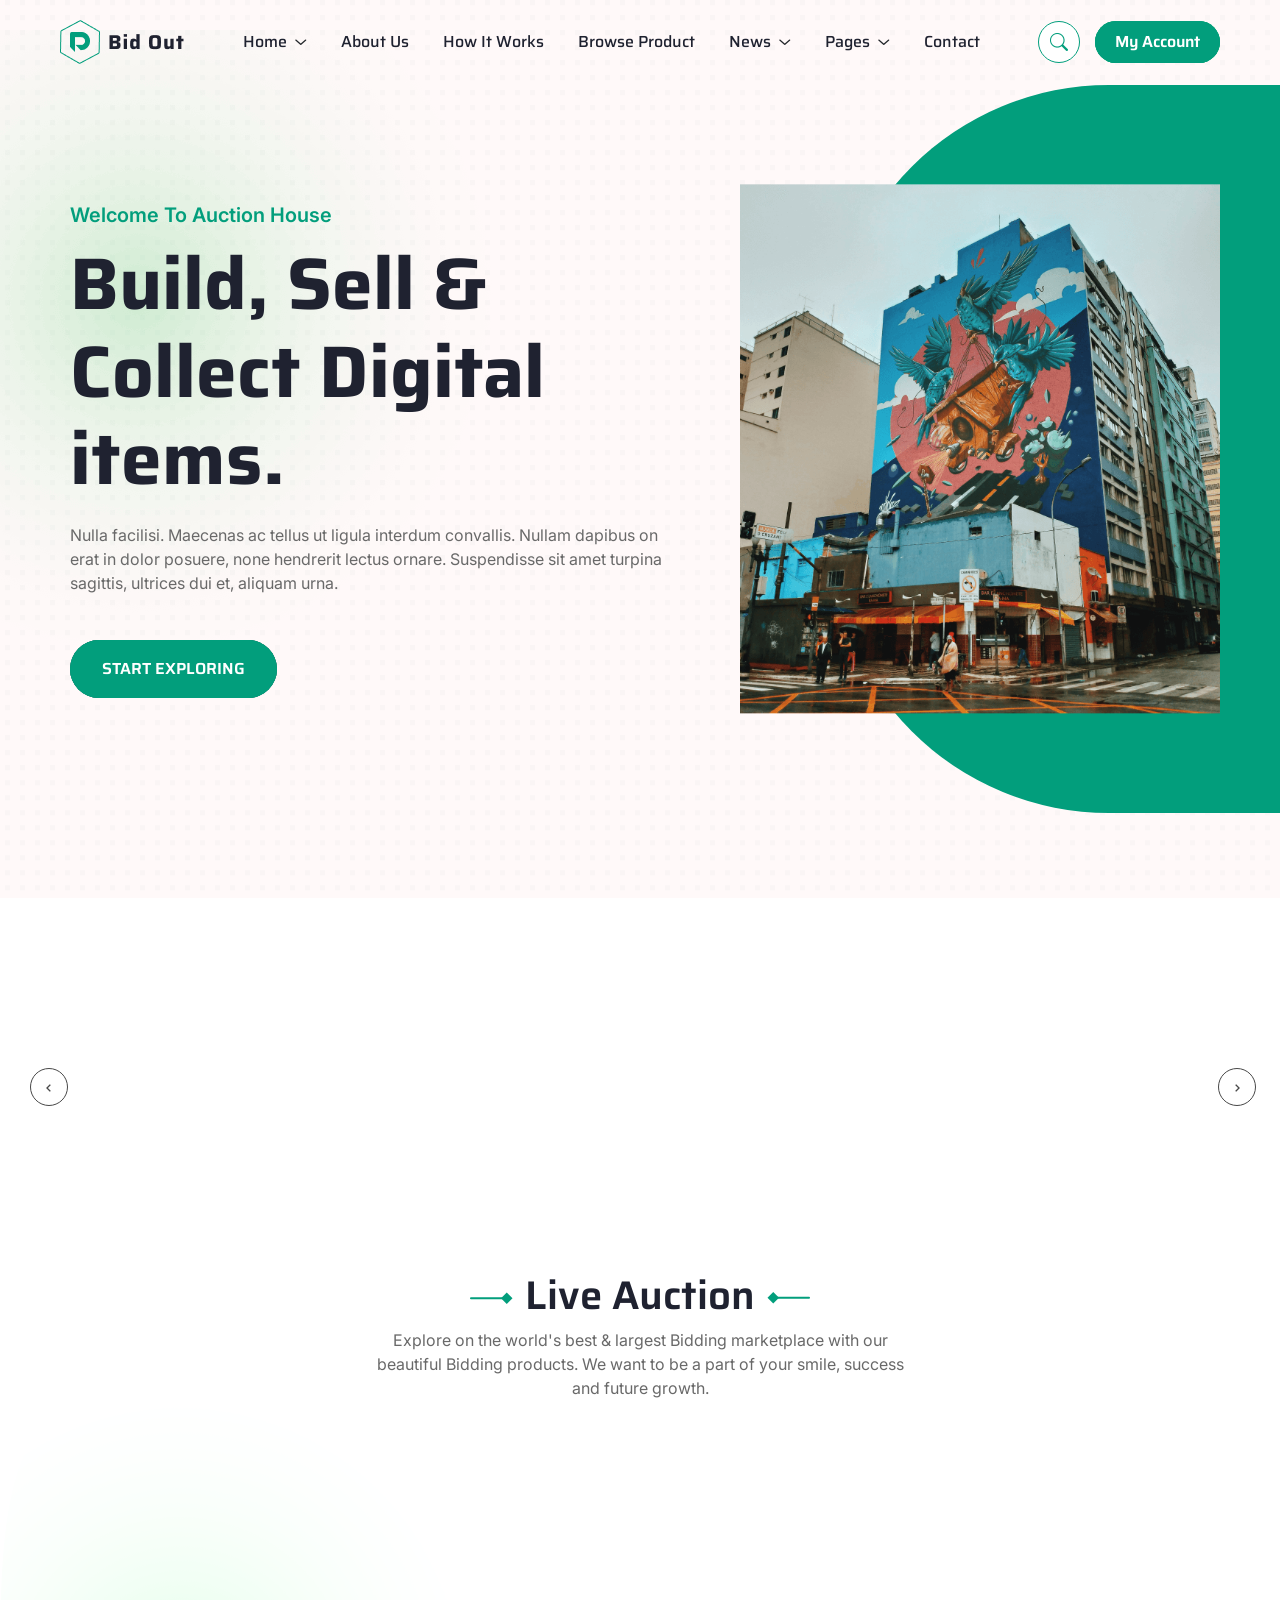
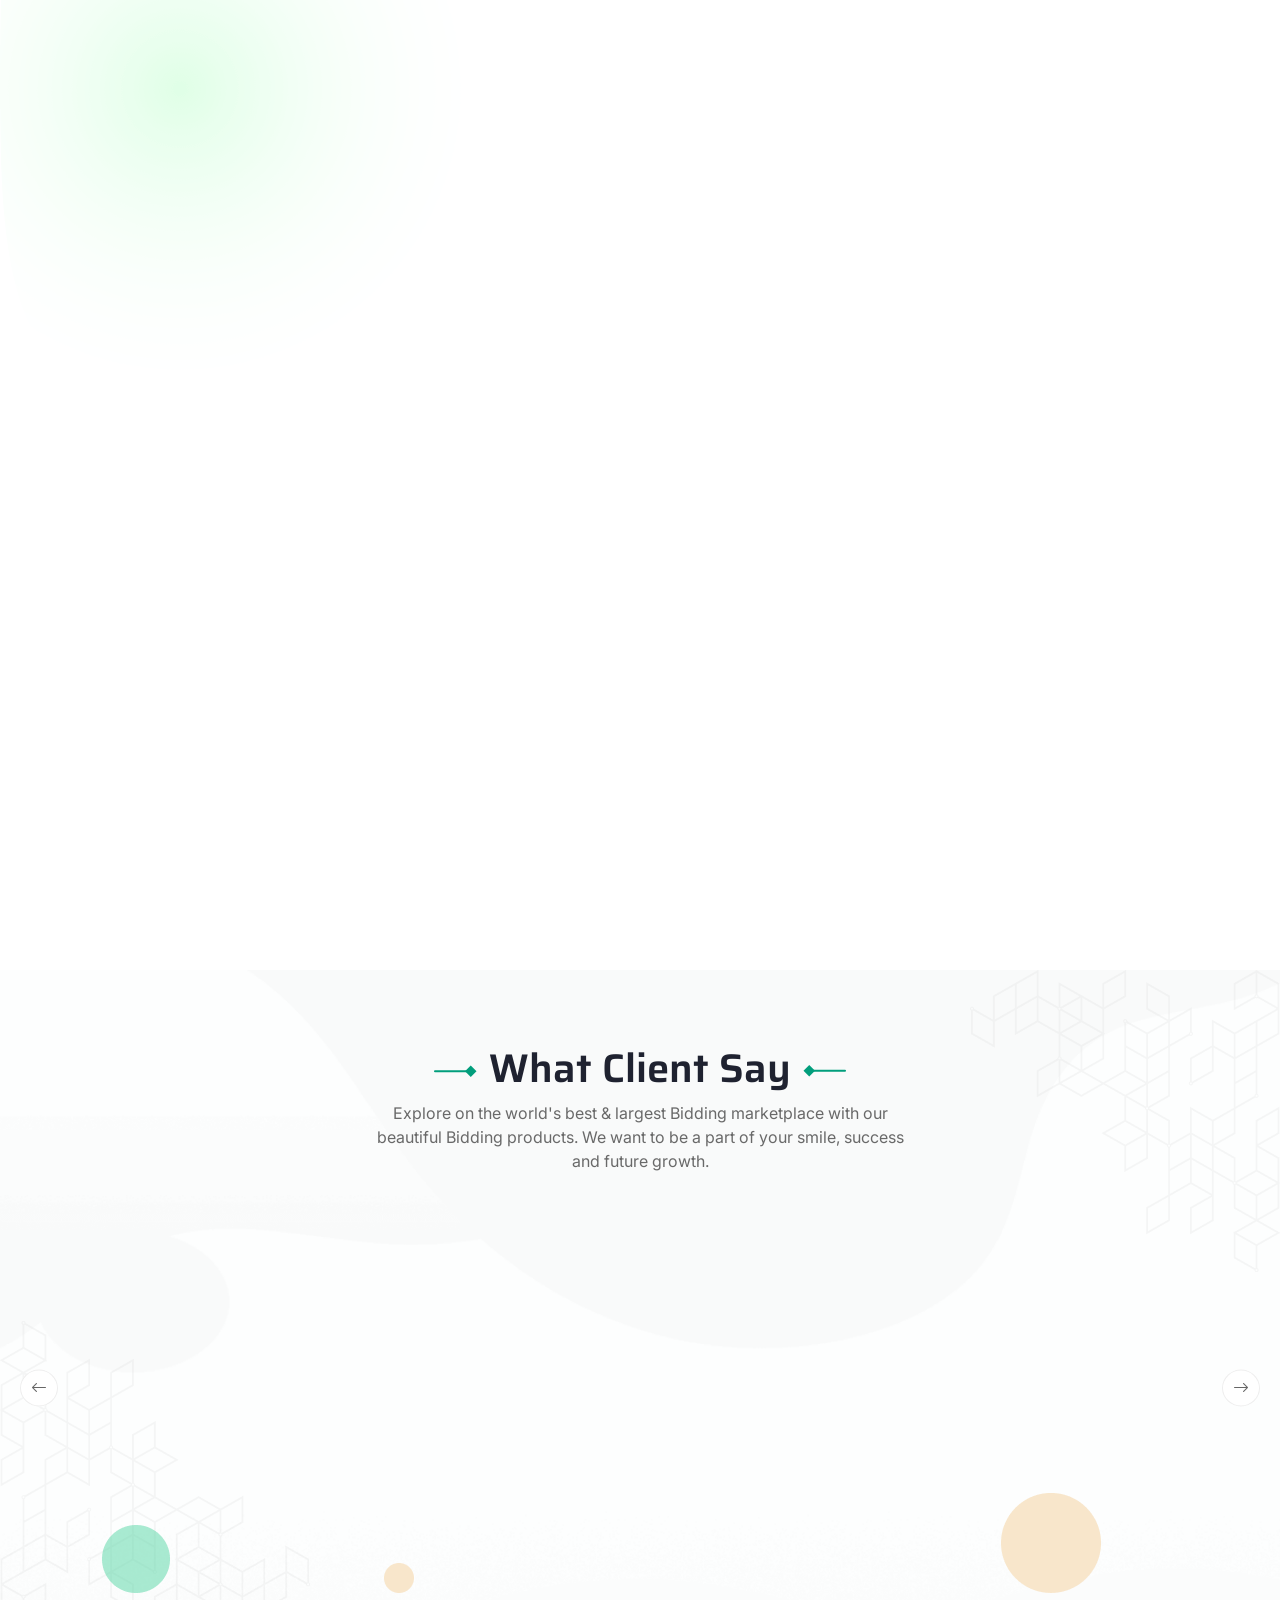
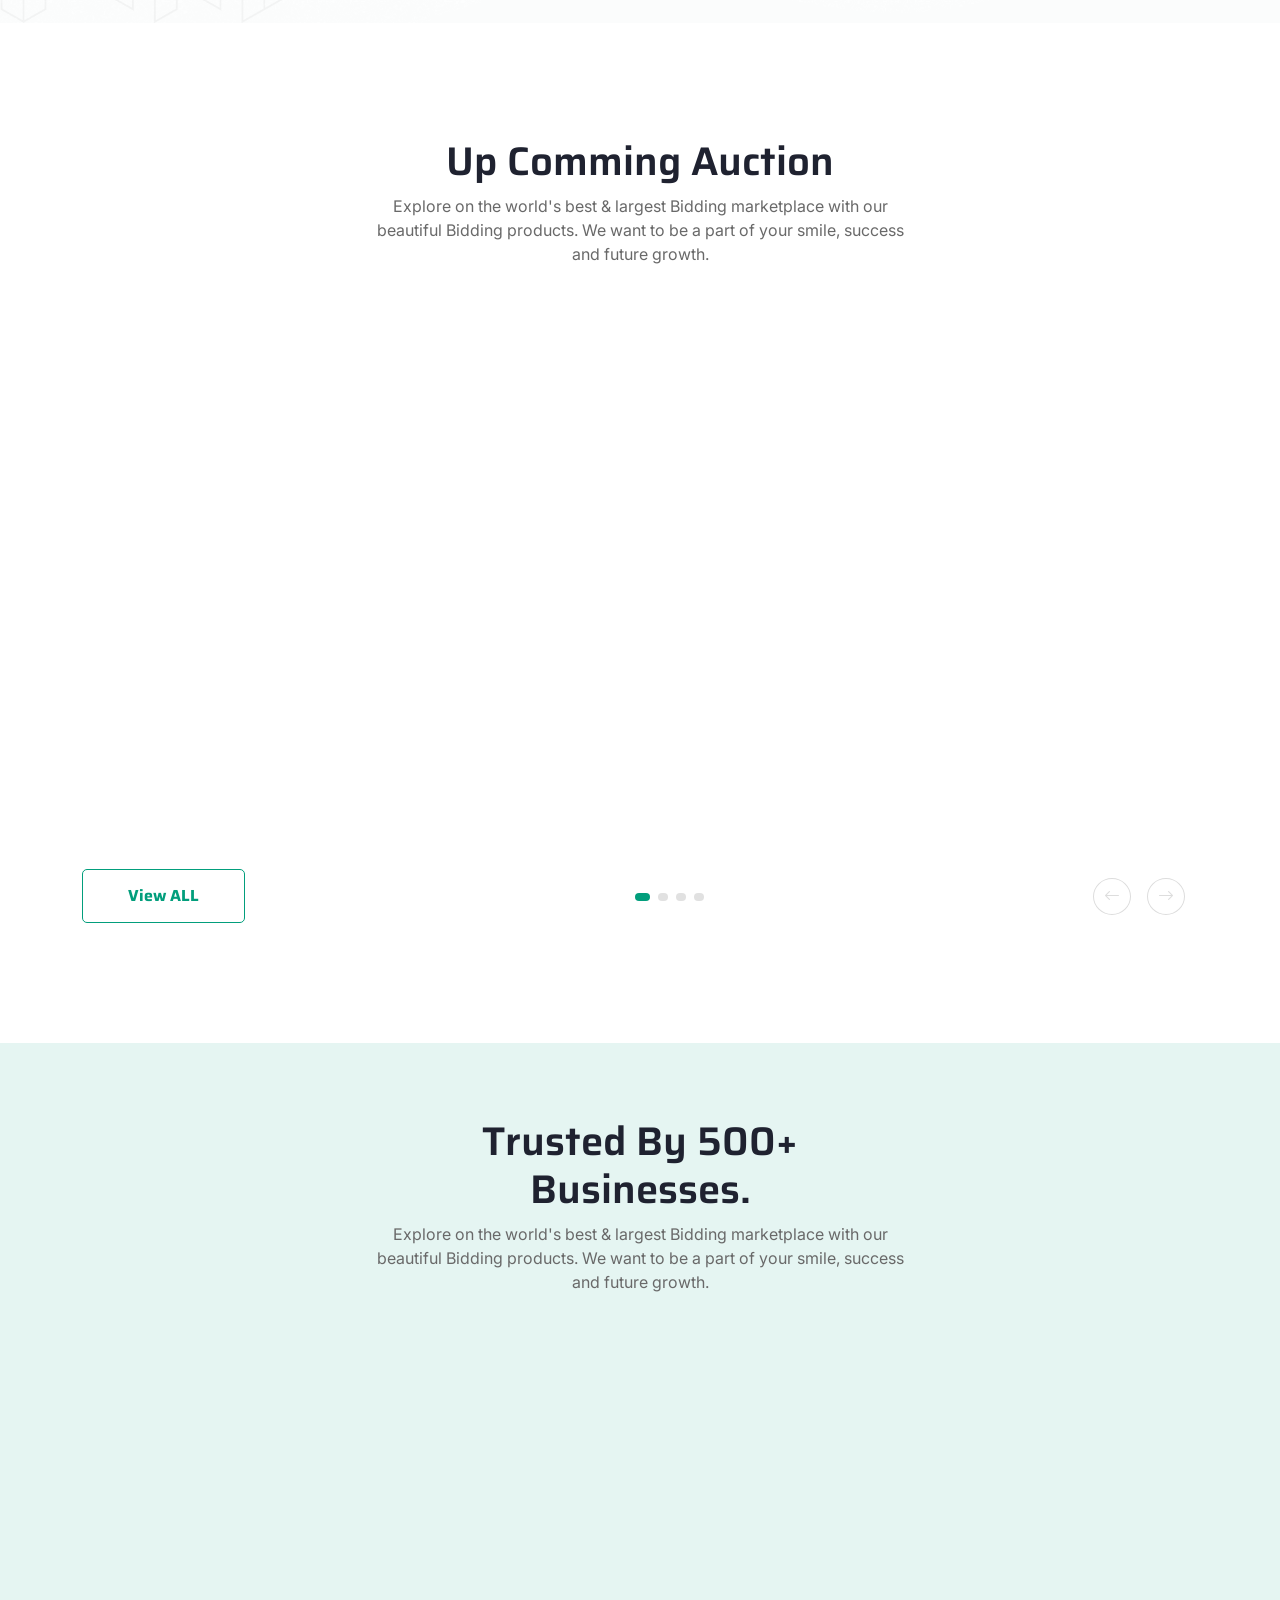
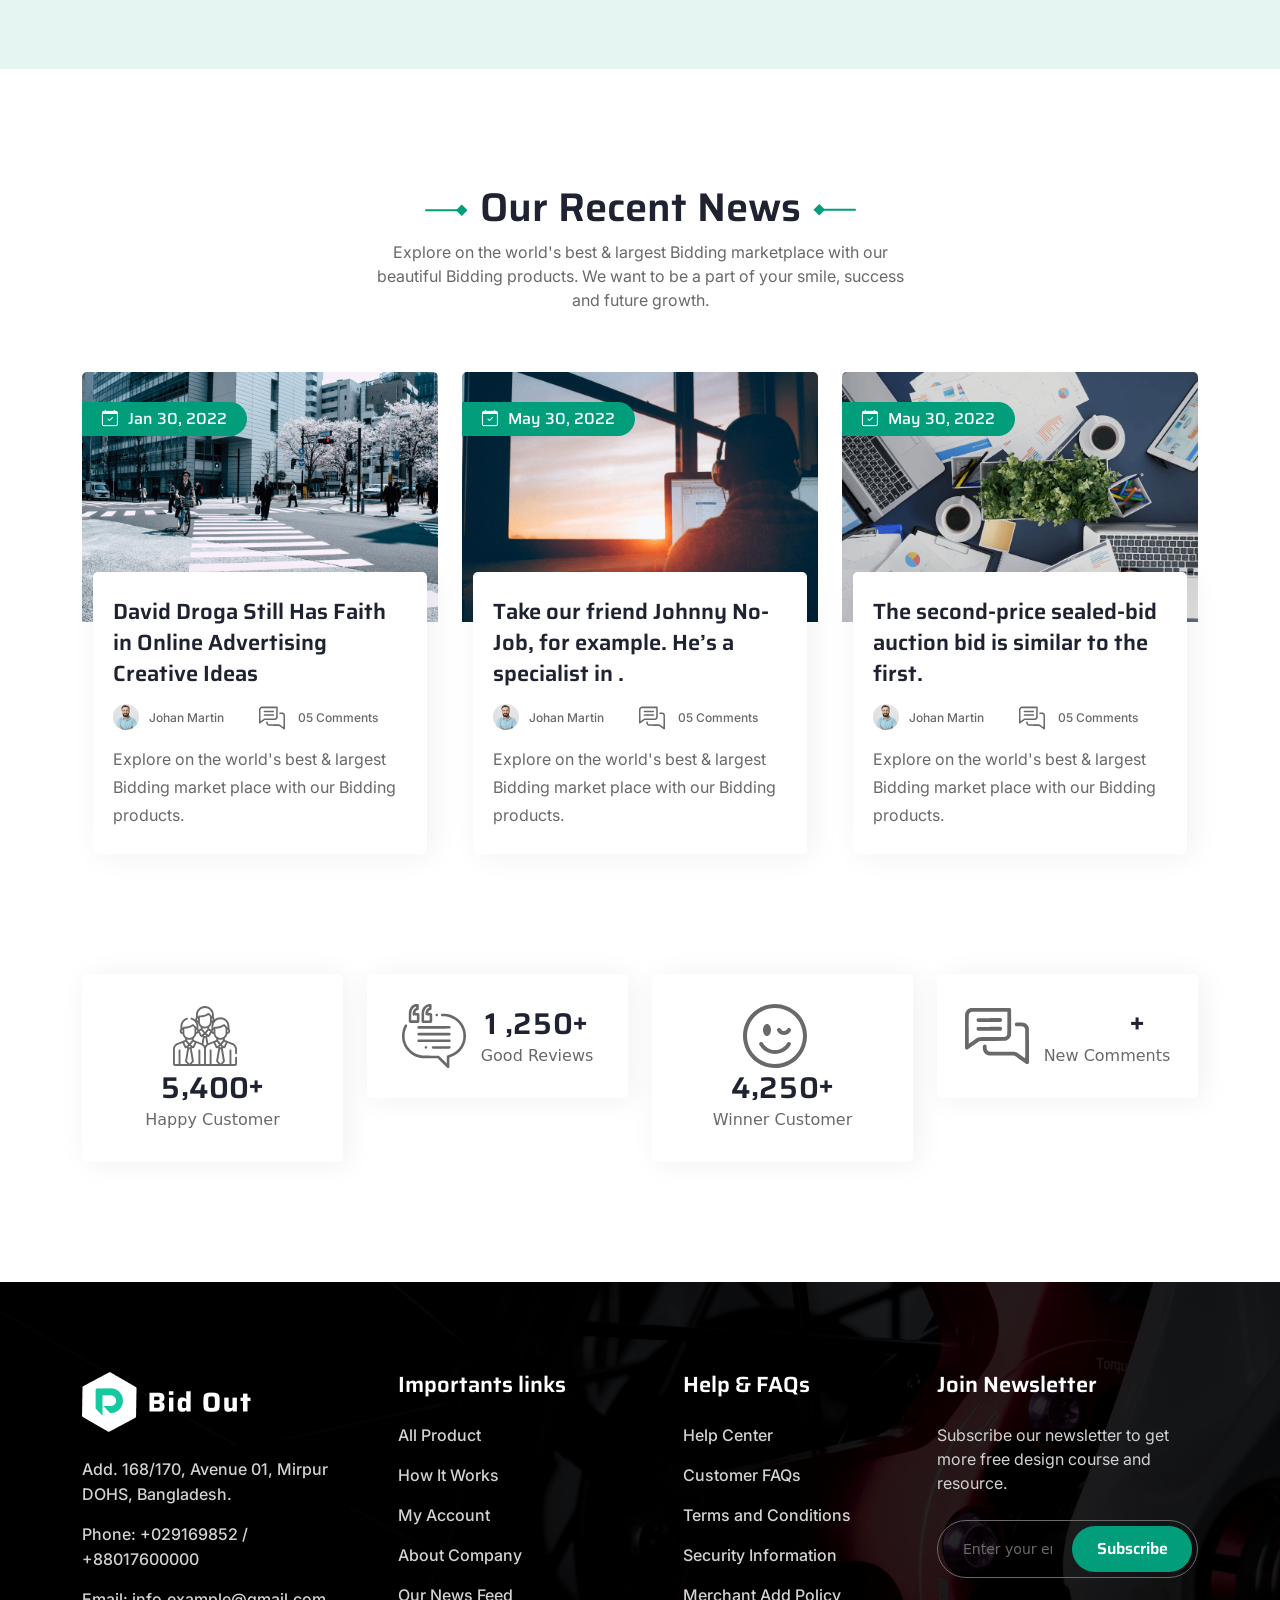
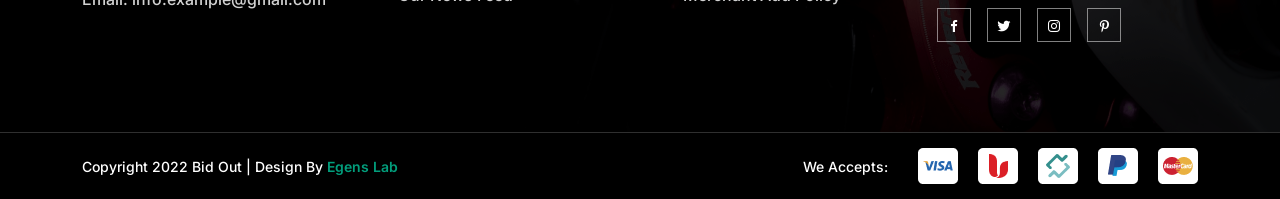
<file: Raw-HTML/index3.html>
<!DOCTYPE html>
<html lang="en">

<head>
    <meta charset="UTF-8">
    <meta http-equiv="X-UA-Compatible" content="IE=edge">
    <meta name="viewport" content="width=device-width, initial-scale=1.0">
    <title>Bidout - Auction and Bidding HTML Template</title>
        <link rel="icon" href="assets/images/bg/sm-logo.png" type="image/gif" sizes="20x20">

    <link rel="stylesheet" href="assets/css/animate.css">
    <!-- css file link -->
    <link rel="stylesheet" href="assets/css/all.css">

    <!-- bootstrap 5 -->
    <link rel="stylesheet" href="assets/css/bootstrap.min.css">

    <!-- box-icon -->
    <link rel="stylesheet" href="assets/css/boxicons.min.css">

    <!-- bootstrap icon -->
    <link rel="stylesheet" href="assets/css/bootstrap-icons.css">

    <!-- jquery ui -->
    <link rel="stylesheet" href="assets/css/jquery-ui.css">

    <!-- swiper-slide -->
    <link rel="stylesheet" href="assets/css/swiper-bundle.min.css">

     <!-- slick-slide -->
     <link rel="stylesheet" href="assets/css/slick-theme.css">
     <link rel="stylesheet" href="assets/css/slick.css">

    <!-- select 2 -->
    <link rel="stylesheet" href="assets/css/nice-select.css">

    <!-- animate css -->
    <link rel="stylesheet" href="assets/css/magnific-popup.css">

    <!-- odometer css -->
    <link rel="stylesheet" href="assets/css/odometer.css">

    <!-- style css -->
    <link rel="stylesheet" href="assets/css/style.css">
</head>

<body>
    <!-- preloader -->
    <div class="preloader style-3">
        <div class="loader">
            <span></span>
            <span></span>
            <span></span>
            <span></span>
        </div>
    </div>

    <!-- scroll-btn -->
    <!-- <div class="scroll-btn">
        <i class='bx bxs-up-arrow-circle'></i>
    </div> -->

     <!-- =============== search-area start =============== -->

     <div class="mobile-search">
        <div class="container">
            <div class="row d-flex justify-content-center">
                <div class="col-md-11">
                    <label>What are you lookking for?</label>
                    <input type="text" placeholder="Search Products, Category, Brand">
                </div>
                <div class="col-1 d-flex justify-content-end align-items-center">
                    <div class="search-cross-btn style-3">
                        <!-- <i class="bi bi-search me-4"></i> -->
                        <i class="bi bi-x"></i>
                    </div>
                </div>
            </div>
        </div>
    </div>

<!-- =============== search-area end  =============== -->

    <header class="header-area style-3">
        <div class="header-logo">
            <a href="index.html"><img alt="image" src="assets/images/bg/header3-logo.png" ></a>
        </div>
        <div class="main-menu">
            <div class="mobile-logo-area d-lg-none d-flex justify-content-between align-items-center">
                <div class="mobile-logo-wrap ">
                    <a href="index.html"><img alt="image" src="assets/images/bg/header3-logo.png" ></a>

                </div>
                <div class="menu-close-btn">
                    <i class="bi bi-x-lg"></i>
                </div>
            </div>
            <ul class="menu-list">
                <li class="menu-item-has-children">
                    <a href="#" class="drop-down">Home</a><i class='bx bx-plus dropdown-icon'></i>
                    <ul class="submenu">
                        <li><a href="index.html">Home 1</a></li>
                        <li><a href="index2.html">Home 2</a></li>
                        <li><a href="index3.html">Home 3</a></li>
                    </ul>
                </li>
                <li>
                    <a href="about.html">About Us</a>
                </li>
                <li>
                    <a href="how-works.html">How It Works</a>
                </li>
                <li>
                    <a href="live-auction.html">Browse Product</a>
                </li>
                <li class="menu-item-has-children">
                    <a href="#">News</a><i class='bx bx-plus dropdown-icon'></i>
                    <ul class="submenu">
                        <li><a href="blog.html">Blog</a></li>
                        <li><a href="blog-details.html">Blog Details</a></li>
                    </ul>
                </li>
                <li class="menu-item-has-children">
                    <a href="#" class="drop-down">Pages</a><i class='bx bx-plus dropdown-icon'></i>
                    <ul class="submenu">
                        <li><a href="auction-details.html">Auction Details</a></li>
                        <li><a href="faq.html">Faq</a></li>
                        <li><a href="dashboard.html">Dashboard</a></li>
                        <li><a href="login.html">Login</a></li>
                        <li><a href="signup.html">Sign Up</a></li>
                        <li><a href="404.html">404</a></li>
                    </ul>
                </li>
                <li><a href="contact.html">Contact</a></li>
            </ul>
            <!-- mobile-search-area -->
            <div class="d-lg-none d-block">
                <form class="mobile-menu-form mb-5">
                    <div class="input-with-btn d-flex flex-column">
                        <input type="text" placeholder="Search here...">
                        <button type="submit" class="eg-btn btn--primary3 btn--sm">Search</button>
                    </div>
                </form>
                <div class="hotline two">
                    <div class="hotline-info">
                        <span>Click To Call</span>
                        <h6><a href="tel:347-274-8816">+347-274-8816</a></h6>
                    </div>
                </div>

            </div>
        </div>
        <div class="nav-right d-flex align-items-center">
            <div class="hotline d-xxl-flex d-none">
                <div class="hotline-icon">
                   <img alt="image" src="assets/images/icons/header-phone.svg" >
                </div>
                <div class="hotline-info">
                    <span>Click To Call</span>
                    <h6><a href="tel:347-274-8816">+347-274-8816</a></h6>
                </div>
            </div>
            <div class="search-btn">
                <i class="bi bi-search"></i>
            </div>
            <div class="eg-btn btn--primary3 header-btn">
                <a href="dashboard.html">My Account</a>
            </div>
            <div class="mobile-menu-btn d-lg-none d-block">
                <i class='bx bx-menu'></i>
            </div>
        </div>
    </header>

    <!-- ========== header end============= -->

     <!-- ========== banner-area============= -->

     <div class="hero-area hero-style-three">
         <a href="join-merchant.html" class="join-merchant">Join Merchant</a>
        <img alt="image" src="assets/images/bg/home3-banner.png" class="home3-banner img-fluid">
        <img alt="image" src="assets/images/bg/home3-ellipse.png" class="img-fluid banner-ellips">
        <div class="container-lg container-fluid">
            <div class="row d-flex justify-content-start align-items-end">
                <div class="col-xl-7 col-lg-7 px-0">
                    <div class="banner3-content">
                        <span class="wow fadeInDown" data-wow-duration="1.5s" data-wow-delay="0.5s">Welcome To Auction House</span>
                        <h1 class="wow fadeInDown" data-wow-duration="1.5s" data-wow-delay="1s">Build, Sell & Collect Digital items.</h1>
                        <p class="wow fadeInUp" data-wow-duration="1.5s" data-wow-delay="1s">Nulla facilisi. Maecenas ac tellus ut ligula interdum convallis. Nullam
                            dapibus on erat in dolor posuere, none hendrerit lectus ornare.
                            Suspendisse sit amet turpina sagittis, ultrices dui et, aliquam urna.
                        </p>
                        <a href="live-auction.html" class="eg-btn btn--primary3 btn--lg wow fadeInUp" data-wow-duration="2s" data-wow-delay="0.8s">Start Exploring</a>
                    </div>
                </div>
            </div>
        </div>
    </div>
    <!-- ===============  Hero area end=============== -->

     <!-- =============== category-section start  =============== -->

     <div class="category-section pt-120 pb-120">
        <div class="container position-relative">
            <div class="row d-flex justify-content-center">
                <div class="swiper category1-slider" style="width: 100%;">
                    <div class="swiper-wrapper">
                        <div class="swiper-slide">
                            <div class="eg-card category-card1 style2 wow fadeInDown" data-wow-duration="1.5s" data-wow-delay="0.2s">
                                <div class="cat-icon">
                                    <svg width="60" height="60" viewBox="0 0 60 60"
                                        xmlns="http://www.w3.org/2000/svg">
                                        <path
                                            d="M14.22 42.4393C14.2172 42.4393 14.2144 42.4393 14.2102 42.4393C13.7484 42.4337 13.3772 42.0555 13.3814 41.5937C13.4121 38.75 15.787 36.4351 17.8828 34.3937C19.4093 32.9062 20.9874 31.3672 20.8339 30.2634C20.6149 28.6895 18.9879 27.7086 17.2646 26.669C17.0512 26.5407 16.8377 26.4123 16.627 26.2825C16.2335 26.0397 16.1107 25.5234 16.3535 25.13C16.5963 24.7365 17.1112 24.6137 17.506 24.8565C17.7125 24.9834 17.9205 25.109 18.1298 25.236C20.0205 26.376 22.1637 27.6695 22.493 30.0332C22.7637 31.9769 20.9609 33.7337 19.0521 35.5937C17.1893 37.409 15.0795 39.4658 15.0558 41.6132C15.0516 42.0709 14.6777 42.4393 14.22 42.4393Z" />
                                        <path
                                            d="M28.9674 51.6026C24.4227 51.6026 20.1948 50.1487 16.7818 47.3607C16.3018 46.9687 15.8651 46.5668 15.4841 46.1677C15.1646 45.8328 15.1772 45.3026 15.512 44.9845C15.8469 44.6649 16.3772 44.6775 16.6953 45.0124C17.0288 45.3626 17.4153 45.7156 17.8423 46.0659C21.826 49.3198 27.0516 50.5784 32.5576 49.6101C38.1097 48.6333 43.2753 45.5147 47.1041 40.8277C54.9767 31.1914 54.6613 17.8589 46.4009 11.1096C39.0153 5.07609 27.3976 6.29005 19.3772 13.9324C19.0423 14.2519 18.512 14.238 18.1939 13.9045C17.8744 13.5696 17.8883 13.0393 18.2232 12.7212C22.3772 8.764 27.5985 6.27051 32.926 5.7026C38.3455 5.12493 43.5083 6.58446 47.4627 9.8147C56.439 17.1487 56.8604 31.5361 48.4032 41.8882C44.3218 46.8849 38.7976 50.2142 32.8506 51.2607C31.5376 51.4882 30.2399 51.6026 28.9674 51.6026Z" />
                                        <path
                                            d="M41.9608 34.9143C40.8124 34.9143 39.6557 34.5333 38.6985 33.752C36.4938 31.9506 36.1659 28.6924 37.9673 26.4878C39.7687 24.2831 43.0268 23.9552 45.2315 25.7566C47.4361 27.558 47.7641 30.8161 45.9627 33.0208C44.9441 34.2668 43.458 34.9143 41.9608 34.9143ZM39.7575 32.4543C41.2464 33.671 43.4496 33.4492 44.6664 31.9603C45.8831 30.4715 45.6613 28.2696 44.1724 27.0515C42.6836 25.8348 40.4803 26.0566 39.2636 27.5454C38.0468 29.0357 38.2687 31.2375 39.7575 32.4543Z" />
                                        <path
                                            d="M29.5689 46.1118C28.2224 46.1118 26.9289 45.6528 25.8726 44.789C24.66 43.7983 23.9065 42.396 23.7489 40.8374C23.5912 39.2802 24.0517 37.7551 25.041 36.5425C27.0851 34.0393 30.7842 33.6681 33.2875 35.7123C34.5 36.703 35.2535 38.1053 35.4112 39.6639C35.5675 41.2211 35.1084 42.7463 34.1191 43.9588C33.1284 45.1714 31.7261 45.9249 30.1675 46.0825C29.9665 46.1021 29.767 46.1118 29.5689 46.1118ZM29.5828 36.0667C28.3689 36.0667 27.1633 36.5914 26.3372 37.603C25.6298 38.4695 25.3019 39.5579 25.4135 40.6714C25.5251 41.7835 26.0637 42.7867 26.9303 43.4942C27.7968 44.2016 28.8851 44.5295 29.9986 44.4179C31.1107 44.3062 32.114 43.7676 32.82 42.9011C33.5275 42.0346 33.8554 40.9463 33.7437 39.8328C33.6321 38.7207 33.0935 37.7174 32.227 37.01C31.4526 36.3751 30.5149 36.0667 29.5828 36.0667Z" />
                                        <path
                                            d="M39.1953 20.9885C38.2018 20.9885 37.2027 20.6592 36.3753 19.9825C34.4692 18.4253 34.1846 15.6067 35.7418 13.6993C37.299 11.7932 40.1176 11.5086 42.0251 13.0658C43.9311 14.623 44.2157 17.4416 42.6585 19.349C41.7753 20.4304 40.4902 20.9885 39.1953 20.9885ZM39.2023 13.7369C38.393 13.7369 37.5892 14.0858 37.0381 14.7611C36.0641 15.9527 36.2413 17.7137 37.433 18.6876C38.6246 19.6616 40.3855 19.4844 41.3595 18.2927C42.3334 17.1011 42.1562 15.3402 40.9646 14.3662C40.4469 13.942 39.8232 13.7369 39.2023 13.7369Z" />
                                        <path
                                            d="M25.5405 23.1389C24.6754 23.1389 23.8423 22.8431 23.1642 22.2891C22.3856 21.6528 21.9 20.7501 21.7996 19.7496C21.6991 18.7477 21.9935 17.7682 22.6312 16.9882C23.9456 15.3794 26.3233 15.1394 27.9321 16.4538C28.7107 17.0901 29.1963 17.9928 29.2968 18.9933C29.3972 19.9952 29.1028 20.9747 28.4651 21.7547C27.8288 22.5333 26.9261 23.0189 25.9256 23.1194C25.7972 23.1333 25.6688 23.1389 25.5405 23.1389ZM25.5502 17.2798C24.9433 17.2798 24.3405 17.5422 23.9275 18.0473C23.573 18.4798 23.4098 19.0254 23.4656 19.5808C23.5214 20.1375 23.7907 20.6384 24.2233 20.9915C24.6558 21.3459 25.2 21.5091 25.7568 21.4533C26.3135 21.3975 26.8144 21.1282 27.1675 20.6956C27.5219 20.2631 27.6851 19.7175 27.6293 19.1622C27.5735 18.6054 27.3042 18.1045 26.8716 17.7515C26.4837 17.4333 26.0149 17.2798 25.5502 17.2798Z" />
                                        <path
                                            d="M13.4301 41.9176C13.3436 41.9176 13.2557 41.9036 13.1678 41.8757C12.7283 41.7306 12.4896 41.2576 12.6348 40.818C13.1929 39.1241 13.772 37.0255 14.3566 34.5808C15.1115 31.426 15.8427 27.8008 16.4734 24.0962C17.3748 18.7855 18.0096 13.6478 18.2608 9.632C18.491 5.93851 18.339 4.21665 18.1896 3.43944C17.792 4.12316 17.0803 5.69851 16.0785 9.26084C14.9901 13.1343 13.8934 18.1925 12.9906 23.5046C11.8436 30.2525 11.132 36.7576 11.0873 40.9046C11.0817 41.3636 10.7078 41.732 10.2501 41.732C10.2473 41.732 10.2445 41.732 10.2403 41.732C9.77849 41.7264 9.40732 41.3483 9.4129 40.885C9.46035 36.5915 10.1622 30.1548 11.3399 23.2227C12.3278 17.4097 13.525 11.9846 14.7138 7.94781C15.2999 5.95805 15.8538 4.40363 16.3631 3.32502C16.8752 2.23944 17.5366 1.15386 18.5483 1.32549C19.5599 1.49851 19.825 2.74177 19.952 3.93479C20.0776 5.11944 20.0873 6.77154 19.9841 8.84223C19.7734 13.045 19.1134 18.5608 18.1255 24.3753C17.4892 28.1162 16.7496 31.779 15.9864 34.9687C15.3906 37.458 14.799 39.6013 14.2255 41.3399C14.1096 41.6943 13.7831 41.9176 13.4301 41.9176Z" />
                                        <path
                                            d="M11.732 58.6883C11.6804 58.6883 11.6288 58.6841 11.5785 58.6744C9.59992 58.3046 7.8655 56.4571 6.69481 53.4697C5.68876 50.905 5.28411 47.8716 5.63713 45.5511C5.93155 43.613 6.98364 41.8953 8.52271 40.839C9.8176 39.9502 11.2981 39.6292 12.692 39.9362C15.7534 40.6102 17.5729 44.2018 16.7483 47.9427C16.4134 49.4609 15.7004 50.6218 14.9455 51.8511C13.9506 53.4711 12.9222 55.1455 12.5622 57.9585C12.5329 58.1874 12.4116 58.3939 12.2246 58.5292C12.0795 58.6339 11.9078 58.6883 11.732 58.6883ZM11.6483 41.4962C10.9143 41.4962 10.1609 41.7432 9.46876 42.2176C8.31062 43.013 7.51667 44.319 7.29062 45.8023C6.97946 47.8478 7.34783 50.552 8.25202 52.8585C9.00132 54.7702 9.9976 56.125 11.065 56.7237C11.5688 54.1492 12.5971 52.4734 13.5181 50.9748C14.2269 49.8209 14.8381 48.8246 15.1129 47.5827C15.7381 44.7432 14.4906 42.0474 12.332 41.5716C12.1074 41.5213 11.8785 41.4962 11.6483 41.4962Z" />
                                        <path
                                            d="M15.173 35.6134C15.1228 35.6134 15.0711 35.6093 15.0195 35.5995L10.5753 34.7748C10.1204 34.6911 9.82043 34.253 9.90555 33.7995C9.99067 33.346 10.4274 33.0446 10.8809 33.1283L15.3251 33.953C15.78 34.0367 16.08 34.4749 15.9949 34.9283C15.9209 35.3316 15.5693 35.6134 15.173 35.6134Z" />
                                    </svg>
                                </div>
                                <a href="live-auction.html">
                                    <h5>Arts</h5>
                                </a>
                            </div>
                        </div>
                        <div class="swiper-slide">
                            <div class="eg-card category-card1 style2 wow fadeInDown" data-wow-duration="1.5s" data-wow-delay="0.4s">
                                <div class="cat-icon">
                                    <svg width="60" height="60" viewBox="0 0 60 60"
                                        xmlns="http://www.w3.org/2000/svg">
                                        <path
                                            d="M30.0001 43.3772C24.8987 43.3772 20.7489 39.2274 20.7489 34.126V16.2656C20.7489 11.1642 24.8987 7.0144 30.0001 7.0144C35.1015 7.0144 39.2512 11.1642 39.2512 16.2656V34.126C39.2512 39.2274 35.1015 43.3772 30.0001 43.3772ZM30.0001 8.77254C25.8684 8.77254 22.507 12.1339 22.507 16.2656V34.126C22.507 38.2577 25.8684 41.6191 30.0001 41.6191C34.1317 41.6191 37.4931 38.2577 37.4931 34.126V16.2656C37.4931 12.1339 34.1317 8.77254 30.0001 8.77254Z" />
                                        <path
                                            d="M29.1377 42.2134L29.1223 35.2618L21.7325 35.259V33.5009L38.3721 33.5078V35.266L30.8805 35.2632L30.8958 42.2092L29.1377 42.2134Z" />
                                        <path
                                            d="M38.1279 31.3144H35.1977C34.7121 31.3144 34.3186 30.9209 34.3186 30.4353C34.3186 29.9497 34.7121 29.5562 35.1977 29.5562H38.1279C38.6135 29.5562 39.007 29.9497 39.007 30.4353C39.007 30.9209 38.6135 31.3144 38.1279 31.3144ZM24.6893 31.3144H21.7242C21.2386 31.3144 20.8451 30.9209 20.8451 30.4353C20.8451 29.9497 21.2386 29.5562 21.7242 29.5562H24.6893C25.1749 29.5562 25.5684 29.9497 25.5684 30.4353C25.5684 30.9209 25.1749 31.3144 24.6893 31.3144ZM38.1279 27.9655H36.4535C35.9679 27.9655 35.5744 27.572 35.5744 27.0865C35.5744 26.6009 35.9679 26.2074 36.4535 26.2074H38.1279C38.6135 26.2074 39.007 26.6009 39.007 27.0865C39.007 27.572 38.6135 27.9655 38.1279 27.9655ZM23.4181 27.9655H21.7242C21.2386 27.9655 20.8451 27.572 20.8451 27.0865C20.8451 26.6009 21.2386 26.2074 21.7242 26.2074H23.4181C23.9037 26.2074 24.2972 26.6009 24.2972 27.0865C24.2972 27.572 23.9037 27.9655 23.4181 27.9655Z" />
                                        <path
                                            d="M30.0001 47.1251C22.7442 47.1251 16.8419 41.2228 16.8419 33.967V30.8274C16.8419 30.3419 17.2354 29.9484 17.721 29.9484C18.2066 29.9484 18.6001 30.3419 18.6001 30.8274V33.967C18.6001 40.253 23.714 45.367 30.0001 45.367C36.2861 45.367 41.4001 40.253 41.4001 33.967V30.8623C41.4001 30.3767 41.7935 29.9832 42.2791 29.9832C42.7647 29.9832 43.1582 30.3767 43.1582 30.8623V33.967C43.1582 41.2228 37.2559 47.1251 30.0001 47.1251Z" />
                                        <path
                                            d="M35.3191 52.9856H25.1331C24.6475 52.9856 24.254 52.5921 24.254 52.1065C24.254 51.621 24.6475 51.2275 25.1331 51.2275H29.3638V46.3158C29.3638 45.8303 29.7573 45.4368 30.2429 45.4368C30.7284 45.4368 31.1219 45.8303 31.1219 46.3158V51.2275H35.3191C35.8047 51.2275 36.1982 51.621 36.1982 52.1065C36.1982 52.5921 35.8047 52.9856 35.3191 52.9856Z" />
                                        <path
                                            d="M17.721 25.9158C17.2354 25.9158 16.8419 25.5223 16.8419 25.0368V22.6786C16.8419 22.193 17.2354 21.7996 17.721 21.7996C18.2066 21.7996 18.6001 22.193 18.6001 22.6786V25.0368C18.6001 25.5223 18.2066 25.9158 17.721 25.9158Z" />
                                        <path
                                            d="M13.5181 25.9157H13.5167C13.0311 25.9143 12.639 25.5209 12.639 25.0353L12.6558 15.7562C12.6572 15.2706 13.0507 14.8785 13.5349 14.8785H13.5362C14.0218 14.8799 14.4139 15.2734 14.4139 15.759L14.3972 25.0381C14.3958 25.5237 14.0023 25.9157 13.5181 25.9157Z" />
                                        <path
                                            d="M9.33207 25.9158C9.33068 25.9158 9.33068 25.9158 9.33207 25.9158C8.8451 25.9158 8.453 25.5209 8.453 25.0354L8.46975 12.9C8.46975 12.4144 8.86324 12.0223 9.34882 12.0223H9.35021C9.8358 12.0223 10.2293 12.4172 10.2279 12.9028L10.2111 25.0382C10.2098 25.5237 9.81626 25.9158 9.33207 25.9158Z" />
                                        <path
                                            d="M5.14604 25.9159H5.14464C4.65906 25.9145 4.26697 25.521 4.26697 25.0354L4.28371 17.5354C4.28511 17.0512 4.6786 16.6577 5.16278 16.6577H5.16418C5.64976 16.6591 6.04185 17.0526 6.04185 17.5382L6.02511 25.0382C6.02371 25.5238 5.63022 25.9159 5.14604 25.9159Z" />
                                        <path
                                            d="M0.960017 25.9158C0.958622 25.9158 0.957227 25.9158 0.955831 25.9158C0.47025 25.913 0.0781567 25.5181 0.0809474 25.0325L0.0976916 21.5846C0.100482 21.1004 0.492575 20.7097 0.976761 20.7097C0.978157 20.7097 0.979552 20.7097 0.980947 20.7097C1.46653 20.7125 1.85862 21.1074 1.85583 21.593L1.83909 25.0409C1.8363 25.5251 1.44281 25.9158 0.960017 25.9158Z" />
                                        <path
                                            d="M17.721 28.2042C17.2354 28.2042 16.8419 27.8107 16.8419 27.3251V24.967C16.8419 24.4814 17.2354 24.0879 17.721 24.0879C18.2066 24.0879 18.6001 24.4814 18.6001 24.967V27.3251C18.6001 27.8107 18.2066 28.2042 17.721 28.2042Z" />
                                        <path
                                            d="M13.5349 35.1251C13.0507 35.1251 12.6572 34.733 12.6558 34.2474L12.639 24.9684C12.6376 24.4828 13.0311 24.0879 13.5167 24.0879H13.5181C14.0023 24.0879 14.3958 24.48 14.3972 24.9656L14.4139 34.2446C14.4153 34.7302 14.0218 35.1251 13.5363 35.1251H13.5349Z" />
                                        <path
                                            d="M9.34882 37.9814C8.86324 37.9814 8.47114 37.5893 8.46975 37.1037L8.453 24.9684C8.453 24.4828 8.8451 24.0893 9.33068 24.0879H9.33207C9.81765 24.0879 10.2097 24.48 10.2111 24.9656L10.2279 37.1009C10.2279 37.5865 9.83579 37.9814 9.34882 37.9814C9.35021 37.9814 9.34882 37.9814 9.34882 37.9814Z" />
                                        <path
                                            d="M5.16279 33.346C4.6786 33.346 4.28511 32.9539 4.28372 32.4684L4.26697 24.9684C4.26558 24.4828 4.65906 24.0879 5.14465 24.0879H5.14604C5.63023 24.0879 6.02372 24.48 6.02511 24.9656L6.04186 32.4656C6.04325 32.9511 5.64976 33.346 5.16418 33.346H5.16279Z" />
                                        <path
                                            d="M0.976761 29.2939C0.493971 29.2939 0.100482 28.9032 0.0976916 28.4191L0.0809474 24.9711C0.0781567 24.4856 0.47025 24.0907 0.955831 24.0879C0.957227 24.0879 0.958622 24.0879 0.960017 24.0879C1.44281 24.0879 1.8363 24.4786 1.83909 24.9628L1.85583 28.4107C1.85862 28.8963 1.46653 29.2911 0.980947 29.2939C0.979552 29.2939 0.978157 29.2939 0.976761 29.2939Z" />
                                        <path
                                            d="M42.2791 25.9855C41.7935 25.9855 41.4 25.5921 41.4 25.1065V22.7483C41.4 22.2628 41.7935 21.8693 42.2791 21.8693C42.7647 21.8693 43.1582 22.2628 43.1582 22.7483V25.1065C43.1582 25.5921 42.7647 25.9855 42.2791 25.9855Z" />
                                        <path
                                            d="M46.4819 25.9856C45.9977 25.9856 45.6042 25.5935 45.6028 25.1079L45.5861 15.8288C45.5847 15.3432 45.9782 14.9484 46.4637 14.9484H46.4651C46.9493 14.9484 47.3428 15.3405 47.3442 15.826L47.3609 25.1051C47.3623 25.5907 46.9688 25.9856 46.4833 25.9856C46.4833 25.9856 46.4833 25.9856 46.4819 25.9856Z" />
                                        <path
                                            d="M50.6679 25.9855C50.1823 25.9855 49.7902 25.5934 49.7888 25.1079L49.7721 12.9725C49.7721 12.4869 50.1642 12.0934 50.6498 12.092H50.6512C51.1367 12.092 51.5288 12.4841 51.5302 12.9697L51.547 25.1051C51.5484 25.5906 51.1549 25.9855 50.6679 25.9855C50.6693 25.9855 50.6693 25.9855 50.6679 25.9855Z" />
                                        <path
                                            d="M54.8539 25.9855C54.3698 25.9855 53.9763 25.5935 53.9749 25.1079L53.9581 17.6079C53.9567 17.1223 54.3502 16.7274 54.8358 16.7274H54.8372C55.3214 16.7274 55.7149 17.1195 55.7163 17.6051L55.733 25.1051C55.7344 25.5907 55.3409 25.9855 54.8553 25.9855C54.8553 25.9855 54.8553 25.9855 54.8539 25.9855Z" />
                                        <path
                                            d="M59.04 25.9856C58.5572 25.9856 58.1637 25.5949 58.1609 25.1107L58.1442 21.6628C58.1414 21.1772 58.5335 20.7823 59.0191 20.7795C59.0205 20.7795 59.0219 20.7795 59.0232 20.7795C59.506 20.7795 59.8995 21.1702 59.9023 21.6544L59.9191 25.1023C59.9219 25.5879 59.5298 25.9828 59.0442 25.9856C59.0442 25.9856 59.0414 25.9856 59.04 25.9856Z" />
                                        <path
                                            d="M42.2791 28.4135C41.7935 28.4135 41.4 28.02 41.4 27.5344V25.1763C41.4 24.6907 41.7935 24.2972 42.2791 24.2972C42.7647 24.2972 43.1582 24.6907 43.1582 25.1763V27.5344C43.1582 28.02 42.7647 28.4135 42.2791 28.4135Z" />
                                        <path
                                            d="M46.4651 35.3345H46.4637C45.9781 35.3331 45.5861 34.9396 45.5861 34.454L45.6028 25.1749C45.6042 24.6893 45.9977 24.2972 46.4819 24.2972H46.4833C46.9688 24.2986 47.3609 24.6921 47.3609 25.1777L47.3442 34.4568C47.3428 34.9424 46.9493 35.3345 46.4651 35.3345Z" />
                                        <path
                                            d="M50.6512 38.1907C50.6512 38.1907 50.6498 38.1907 50.6512 38.1907C50.1642 38.1907 49.7721 37.7958 49.7721 37.3103L49.7888 25.1749C49.7888 24.6893 50.1823 24.2972 50.6679 24.2972H50.6693C51.1549 24.2972 51.5484 24.6921 51.547 25.1777L51.5302 37.3131C51.5288 37.7986 51.1367 38.1907 50.6512 38.1907Z" />
                                        <path
                                            d="M54.8372 33.5554H54.8358C54.3502 33.554 53.9581 33.1605 53.9581 32.6749L53.9749 25.1749C53.9763 24.6907 54.3698 24.2972 54.8539 24.2972H54.8553C55.3409 24.2986 55.733 24.6921 55.733 25.1777L55.7163 32.6777C55.7149 33.1633 55.3214 33.5554 54.8372 33.5554Z" />
                                        <path
                                            d="M59.0232 29.5033C59.0219 29.5033 59.0205 29.5033 59.0191 29.5033C58.5335 29.5005 58.1414 29.1056 58.1442 28.62L58.1609 25.1721C58.1637 24.6879 58.5558 24.2972 59.04 24.2972C59.0414 24.2972 59.0428 24.2972 59.0442 24.2972C59.5298 24.3 59.9219 24.6949 59.9191 25.1805L59.9023 28.6284C59.8995 29.1126 59.506 29.5033 59.0232 29.5033Z" />
                                    </svg>
                                </div>
                                <a href="live-auction.html">
                                    <h5>Music</h5>
                                </a>
                            </div>
                        </div>
                        <div class="swiper-slide">
                            <div class="eg-card category-card1 style2 wow fadeInDown" data-wow-duration="1.5s" data-wow-delay="0.6s">
                                <div class="cat-icon">
                                    <svg width="60" height="60" viewBox="0 0 60 60"
                                        xmlns="http://www.w3.org/2000/svg">
                                        <path
                                            d="M50.1139 41.5102C52.0632 38.1167 53.1795 34.186 53.1795 30C53.1795 25.8209 52.066 21.8972 50.1223 18.5093C50.1083 18.4758 50.093 18.4423 50.0749 18.4102C50.0581 18.3823 50.04 18.3544 50.0204 18.3293C48.0028 14.8814 45.12 11.9986 41.6721 9.9809C41.6455 9.96136 41.619 9.94323 41.5897 9.92648C41.5632 9.91113 41.5367 9.89857 41.5102 9.88602C38.1167 7.93671 34.186 6.82043 30 6.82043C25.8139 6.82043 21.8832 7.93671 18.4897 9.88602C18.4632 9.89857 18.4367 9.91113 18.4102 9.92648C18.3809 9.94323 18.3544 9.96136 18.3279 9.9809C14.88 11.9986 11.9986 14.88 9.9809 18.3279C9.96136 18.3544 9.94322 18.3809 9.92509 18.4102C9.90974 18.4367 9.89718 18.4632 9.88462 18.4897C7.93671 21.8832 6.82043 25.8139 6.82043 30C6.82043 34.186 7.93671 38.1167 9.88602 41.5102C9.89857 41.5367 9.91113 41.5632 9.92648 41.5897C9.94183 41.6176 9.95997 41.6428 9.97811 41.6679C14.0023 48.5483 21.4702 53.1795 30 53.1795C38.5297 53.1795 45.9976 48.5469 50.0218 41.6679C50.04 41.6428 50.0581 41.6176 50.0735 41.5897C50.0888 41.5632 50.1028 41.5367 50.1139 41.5102ZM30 51.5051C22.3549 51.5051 15.6293 47.4935 11.8144 41.4656L15.9069 39.1032C16.3074 38.8716 16.4442 38.3595 16.2139 37.959C15.9837 37.5586 15.4702 37.4218 15.0697 37.6521L10.9758 40.0158C9.51625 37.2558 8.63997 34.1414 8.51299 30.8372H13.2432C13.7051 30.8372 14.0804 30.4618 14.0804 30C14.0804 29.5381 13.7051 29.1628 13.2432 29.1628H8.51299C8.63997 25.8586 9.51625 22.7442 10.9758 19.9828L15.0697 22.3465C15.2009 22.4232 15.346 22.4581 15.4869 22.4581C15.7758 22.4581 16.0576 22.3074 16.2125 22.0395C16.4442 21.639 16.306 21.1269 15.9056 20.8953L11.813 18.533C13.5251 15.826 15.826 13.5265 18.5316 11.8144L20.8967 15.9069C21.0516 16.1749 21.3335 16.3256 21.6223 16.3256C21.7646 16.3256 21.9083 16.2893 22.0395 16.2139C22.44 15.9823 22.5767 15.4702 22.3465 15.0697L19.9828 10.9758C22.7442 9.51625 25.8586 8.63997 29.1628 8.51299V13.2432C29.1628 13.7051 29.5381 14.0804 30 14.0804C30.4618 14.0804 30.8372 13.7051 30.8372 13.2432V8.51299C34.1414 8.63997 37.2558 9.51625 40.0172 10.9758L37.6535 15.0697C37.4218 15.4702 37.56 15.9823 37.9604 16.2139C38.0916 16.2907 38.2367 16.3256 38.3776 16.3256C38.6665 16.3256 38.9483 16.1749 39.1032 15.9069L41.4656 11.8144C44.1725 13.5265 46.4707 15.8288 48.1828 18.5344L44.093 20.8967C43.6925 21.1283 43.5558 21.6404 43.786 22.0409C43.9409 22.3088 44.2228 22.4595 44.5116 22.4595C44.6539 22.4595 44.7976 22.4232 44.9288 22.3479L49.0228 19.9842C50.4837 22.7442 51.36 25.8586 51.4869 29.1628H46.7567C46.2949 29.1628 45.9195 29.5381 45.9195 30C45.9195 30.4618 46.2949 30.8372 46.7567 30.8372H51.4869C51.36 34.1414 50.4837 37.2558 49.0242 40.0172L44.9302 37.6535C44.5297 37.4218 44.0176 37.56 43.786 37.9604C43.5544 38.3609 43.6925 38.873 44.093 39.1046L48.1856 41.4669C44.3707 47.4935 37.6451 51.5051 30 51.5051Z" />
                                        <path
                                            d="M37.0116 46.7873H22.9883C21.6027 46.7873 20.4767 45.6599 20.4767 44.2757V42.0431C20.4767 40.6589 21.6027 39.5315 22.9883 39.5315H37.0116C38.3971 39.5315 39.5232 40.6589 39.5232 42.0431V44.2757C39.5232 45.6599 38.3971 46.7873 37.0116 46.7873ZM22.9883 41.2059C22.5265 41.2059 22.1511 41.5813 22.1511 42.0431V44.2757C22.1511 44.7375 22.5265 45.1129 22.9883 45.1129H37.0116C37.4734 45.1129 37.8488 44.7375 37.8488 44.2757V42.0431C37.8488 41.5813 37.4734 41.2059 37.0116 41.2059H22.9883Z" />
                                        <path
                                            d="M30 34.4051C28.0898 34.4051 26.5367 32.8507 26.5367 30.9405C26.5367 30.6795 26.566 30.42 26.6247 30.1661L29.1809 18.1605C29.2633 17.774 29.6051 17.4977 30 17.4977C30.3949 17.4977 30.7367 17.774 30.8191 18.1605L33.3767 30.1661C33.4354 30.42 33.4647 30.6809 33.4647 30.9405C33.4647 32.8507 31.9102 34.4051 30 34.4051ZM30 22.3549L28.2614 30.5233C28.26 30.5288 28.2586 30.5344 28.2572 30.54C28.2265 30.6726 28.2112 30.8079 28.2112 30.9433C28.2112 31.9298 29.0135 32.7335 30 32.7335C30.9865 32.7335 31.7902 31.9298 31.7902 30.9433C31.7902 30.8079 31.7749 30.6726 31.7442 30.5414C31.7428 30.5358 31.7414 30.5302 31.74 30.5247L30 22.3549Z" />
                                    </svg>
                                </div>
                                <a href="live-auction.html">
                                    <h5>Domain Names</h5>
                                </a>
                            </div>
                        </div>
                        <div class="swiper-slide">
                            <div class="eg-card category-card1 style2 wow fadeInDown" data-wow-duration="1.5s" data-wow-delay="0.8s">
                                <div class="cat-icon">
                                    <svg width="60" height="60" viewBox="0 0 60 60"
                                        xmlns="http://www.w3.org/2000/svg">
                                        <path
                                            d="M20.9888 56.3065H11.4642C10.4651 56.3065 9.65299 55.4944 9.65299 54.4954V49.3326C9.65299 48.3335 10.4651 47.5214 11.4642 47.5214H11.6135V45.5498L5.07346 38.1698C4.32416 37.3242 3.91113 36.2372 3.91113 35.107V22.5502C3.91113 20.7126 5.40555 19.2181 7.24323 19.2181C8.13485 19.2181 8.97206 19.5656 9.60137 20.1963C10.2307 20.827 10.5767 21.6656 10.5753 22.5572L10.5558 31.7121C10.6939 31.6563 10.839 31.6074 10.9911 31.5656C12.646 31.1093 14.4223 31.6298 15.6265 32.9219L22.3632 40.1512C22.5153 40.3144 22.599 40.5279 22.599 40.7498V47.5535C23.0232 47.6344 23.4056 47.8661 23.6776 48.2135C24.0237 48.6544 24.1451 49.2181 24.0125 49.7623L22.7483 54.9251C22.5488 55.7386 21.8246 56.3065 20.9888 56.3065ZM11.4642 49.2795C11.4349 49.2795 11.4111 49.3033 11.4111 49.3326V54.4954C11.4111 54.5247 11.4349 54.5484 11.4642 54.5484H20.9874C21.0125 54.5484 21.0335 54.5316 21.039 54.5079L22.3032 49.3437C22.3046 49.3354 22.3088 49.3186 22.2935 49.2977C22.2767 49.2767 22.26 49.2767 22.2516 49.2767H11.4642V49.2795ZM13.3716 47.5214H20.8409V41.0972L14.34 34.1205C13.5837 33.3084 12.48 32.9791 11.4586 33.2609C10.8069 33.4395 10.5921 33.7284 10.5516 34.1051L15.3488 39.4967C15.6711 39.8595 15.639 40.4149 15.2762 40.7372C14.9135 41.0595 14.3581 41.0274 14.0358 40.6647L9.01532 35.0233C8.88416 34.8767 8.80741 34.6898 8.79485 34.4944C8.78509 34.3437 8.78509 34.1972 8.79346 34.0549L8.81718 22.553C8.81857 22.1316 8.65532 21.7367 8.35671 21.4381C8.0595 21.1395 7.66323 20.9763 7.24323 20.9763C6.37532 20.9763 5.66927 21.6823 5.66927 22.5502V35.107C5.66927 35.8061 5.92462 36.48 6.38927 37.0033L13.1511 44.633C13.2935 44.7935 13.3716 45.0014 13.3716 45.2163V47.5214Z" />
                                        <path
                                            d="M48.5358 56.3065H39.0125C38.1753 56.3065 37.4525 55.7386 37.253 54.9265L35.9888 49.7637C35.8563 49.2195 35.9777 48.6558 36.3237 48.2148C36.5972 47.866 36.9781 47.6358 37.4023 47.5548V40.7511C37.4023 40.5293 37.486 40.3144 37.6381 40.1525L44.3749 32.9232C45.5791 31.6311 47.3553 31.112 49.0102 31.5669C49.1623 31.6088 49.3074 31.6576 49.4456 31.7134L49.426 22.5586C49.4246 21.6669 49.7693 20.8283 50.4 20.1976C51.0293 19.5669 51.8679 19.2195 52.7581 19.2195C54.5958 19.2195 56.0902 20.7139 56.0902 22.5516V35.1083C56.0902 36.2386 55.6772 37.3255 54.9279 38.1711L48.3879 45.5511V47.5227H48.5372C49.5363 47.5227 50.3484 48.3348 50.3484 49.3339V54.4967C50.347 55.4944 49.5335 56.3065 48.5358 56.3065ZM37.747 49.2795C37.7386 49.2795 37.7205 49.2795 37.7051 49.3004C37.6898 49.3213 37.6939 49.3381 37.6953 49.3465L38.9595 54.5093C38.9651 54.533 38.986 54.5497 39.0112 54.5497H48.5344C48.5637 54.5497 48.5874 54.526 48.5874 54.4967V49.3339C48.5874 49.3046 48.5637 49.2809 48.5344 49.2809H37.747V49.2795ZM39.1591 47.5213H46.6284V45.2162C46.6284 45.0013 46.7065 44.7934 46.8488 44.633L53.6107 37.0032C54.0753 36.4799 54.3307 35.806 54.3307 35.1069V22.5502C54.3307 21.6823 53.6246 20.9762 52.7567 20.9762C52.3353 20.9762 51.9405 21.1409 51.6432 21.4381C51.346 21.7367 51.1828 22.1316 51.1828 22.553L51.2065 34.0548C51.2163 34.1972 51.2149 34.3437 51.2051 34.4944C51.1925 34.6897 51.1158 34.8753 50.9846 35.0232L45.9642 40.6646C45.6419 41.0274 45.0851 41.0595 44.7237 40.7372C44.3609 40.4148 44.3288 39.8595 44.6512 39.4967L49.4484 34.1051C49.4079 33.7283 49.193 33.4395 48.5414 33.2609C47.52 32.979 46.4163 33.3083 45.66 34.1204L39.1591 41.0972V47.5213Z" />
                                        <path
                                            d="M29.6972 33.1632C27.152 33.1632 24.7855 31.5963 23.0302 28.7511C21.339 26.0093 20.4083 22.3772 20.4083 18.526C20.4083 14.6748 21.339 11.0428 23.0302 8.30089C24.7841 5.45577 27.152 3.88879 29.6972 3.88879C30.0753 3.88879 30.3809 4.19438 30.3809 4.57252C30.3809 4.95065 30.0753 5.25624 29.6972 5.25624C27.6446 5.25624 25.6911 6.59159 24.1939 9.0181C22.6339 11.5479 21.7758 14.9232 21.7758 18.526C21.7758 22.1274 22.6353 25.5042 24.1939 28.0339C25.6897 30.4604 27.6446 31.7958 29.6972 31.7958C30.0753 31.7958 30.3809 32.1014 30.3809 32.4795C30.3809 32.8576 30.0753 33.1632 29.6972 33.1632Z" />
                                        <path
                                            d="M29.6972 33.1633C29.6944 33.1633 29.693 33.1633 29.6902 33.1633C29.3121 33.1591 29.0093 32.8507 29.0135 32.4726C29.033 30.3782 29.0595 26.6526 29.0595 18.5261C29.0595 12.42 29.0442 9.93489 29.0274 7.05768C29.0232 6.29024 29.0177 5.48792 29.0135 4.57536C29.0121 4.19722 29.3163 3.89024 29.693 3.88745C30.067 3.88885 30.3781 4.19024 30.3809 4.56838C30.3851 5.47954 30.3907 6.28187 30.3949 7.04931C30.4116 9.92931 30.427 12.4158 30.427 18.5261C30.427 26.6582 30.4004 30.3879 30.3809 32.4865C30.3781 32.8605 30.0725 33.1633 29.6972 33.1633Z" />
                                        <path
                                            d="M29.6972 33.1632C29.319 33.1632 29.0134 32.8576 29.0134 32.4795C29.0134 32.1014 29.319 31.7958 29.6972 31.7958C34.2181 31.7958 37.8976 25.8432 37.8976 18.526C37.8976 11.2088 34.2195 5.25624 29.6972 5.25624C29.319 5.25624 29.0134 4.95065 29.0134 4.57252C29.0134 4.19438 29.319 3.88879 29.6972 3.88879C32.312 3.88879 34.7483 5.45298 36.5553 8.29252C38.3023 11.0358 39.2637 14.6707 39.2637 18.526C39.2637 22.3814 38.3023 26.0162 36.5553 28.7595C34.7483 31.599 32.312 33.1632 29.6972 33.1632Z" />
                                        <path
                                            d="M43.6506 19.2097H15.7437C15.3655 19.2097 15.0599 18.9041 15.0599 18.526C15.0599 18.1479 15.3655 17.8423 15.7437 17.8423H43.6506C44.0288 17.8423 44.3344 18.1479 44.3344 18.526C44.3344 18.9041 44.0288 19.2097 43.6506 19.2097Z" />
                                        <path
                                            d="M29.7 10.6061C26.2898 10.6061 22.973 9.85402 20.3609 8.48797C20.026 8.31355 19.8963 7.90053 20.0721 7.56565C20.2465 7.23076 20.6609 7.10099 20.9944 7.27681C23.414 8.54239 26.506 9.23867 29.7 9.23867C32.8953 9.23867 35.986 8.54239 38.4028 7.27681C38.7377 7.10099 39.1507 7.23076 39.3251 7.56565C39.5009 7.90053 39.3711 8.31355 39.0363 8.48797C36.427 9.85402 33.1116 10.6061 29.7 10.6061Z" />
                                        <path
                                            d="M38.7181 29.8535C38.6106 29.8535 38.5032 29.8284 38.4013 29.7753C35.9818 28.5098 32.8897 27.8135 29.6957 27.8135C26.5004 27.8135 23.4097 28.5098 20.993 29.7753C20.6581 29.9512 20.2451 29.8214 20.0706 29.4865C19.8948 29.1516 20.0246 28.7386 20.3595 28.5642C22.9688 27.1981 26.2841 26.446 29.6957 26.446C33.106 26.446 36.4227 27.1981 39.0348 28.5642C39.3697 28.7386 39.4995 29.1516 39.3237 29.4865C39.2023 29.7195 38.9651 29.8535 38.7181 29.8535Z" />
                                        <path
                                            d="M29.7097 33.1632C21.639 33.1632 15.0725 26.5967 15.0725 18.526C15.0725 10.4553 21.639 3.88879 29.7097 3.88879C37.7804 3.88879 44.3469 10.4553 44.3469 18.526C44.3469 26.5967 37.7804 33.1632 29.7097 33.1632ZM29.7097 5.25624C22.3925 5.25624 16.44 11.2088 16.44 18.526C16.44 25.8432 22.3925 31.7958 29.7097 31.7958C37.0269 31.7958 42.9795 25.8432 42.9795 18.526C42.9795 11.2088 37.0269 5.25624 29.7097 5.25624Z" />
                                    </svg>
                                </div>
                                <a href="live-auction.html">
                                    <h5>Virtual Worlds</h5>
                                </a>
                            </div>
                        </div>
                        <div class="swiper-slide">
                            <div class="eg-card category-card1 style2 wow fadeInDown" data-wow-duration="1.5s" data-wow-delay="1s">
                                <div class="cat-icon">
                                    <svg width="60" height="60" viewBox="0 0 60 60"
                                        xmlns="http://www.w3.org/2000/svg">
                                        <path
                                            d="M16.6382 38.9511C16.4289 38.9511 16.2182 38.873 16.0549 38.7139L16.0521 38.7111C15.7214 38.3888 15.7145 37.8585 16.0382 37.5278C16.3605 37.1971 16.8907 37.1902 17.2214 37.5139C17.5521 37.8362 17.5605 38.3678 17.2368 38.6985C17.0749 38.8674 16.8558 38.9511 16.6382 38.9511Z" />
                                        <path
                                            d="M36.2847 21.6306C35.9192 21.2999 35.4336 21.166 34.9522 21.2609L31.7833 21.8846C31.3298 21.9739 31.034 22.4134 31.1233 22.8683C31.2126 23.3218 31.6536 23.6176 32.1057 23.5283L35.0987 22.9395L34.4554 29.4334L31.7833 29.9581C31.3298 30.0474 31.034 30.4869 31.1233 30.9404C31.2015 31.3395 31.5517 31.6158 31.9438 31.6158C31.9968 31.6158 32.0512 31.6102 32.1057 31.6004L34.8754 31.0562C35.548 30.9237 36.0447 30.3767 36.1117 29.6944L36.7829 22.9227C36.8331 22.433 36.6503 21.9613 36.2847 21.6306Z" />
                                        <path
                                            d="M21.1117 29.4432C20.8187 29.0484 20.3666 28.8209 19.874 28.8209C19.3815 28.8209 18.9308 29.0484 18.6363 29.4432L14.5801 34.9046C14.1712 35.4544 14.1712 36.194 14.5801 36.7437L18.6363 42.2051C18.9308 42.6014 19.3815 42.8274 19.874 42.8274C20.3666 42.8274 20.8173 42.6 21.1117 42.2051L25.1694 36.7437C25.5768 36.194 25.5768 35.4558 25.1694 34.9046L21.1117 29.4432ZM19.874 41.0637L15.9824 35.8242L19.874 30.5846L23.7657 35.8242L19.874 41.0637Z" />
                                        <path
                                            d="M52.2126 19.5655L36.8261 5.5827C36.3308 5.132 35.6889 4.90177 35.0163 4.93386C34.3452 4.96596 33.727 5.25619 33.2777 5.75154L23.4377 16.5794H9.47867C8.09448 16.5794 6.96704 17.7055 6.96704 19.0911V52.5557C6.96704 53.9413 8.09448 55.0674 9.47867 55.0674H30.2708C31.6549 55.0674 32.7824 53.9413 32.7824 52.5557V44.6818L52.3829 23.1125C53.3136 22.0897 53.2382 20.4976 52.2126 19.5655ZM31.1066 52.5571C31.1066 53.019 30.7312 53.3943 30.2694 53.3943H9.47867C9.01681 53.3943 8.64146 53.019 8.64146 52.5571V19.0925C8.64146 18.6306 9.01681 18.2553 9.47867 18.2553H30.2708C30.7326 18.2553 31.108 18.6306 31.108 19.0925V52.5571H31.1066ZM51.1438 21.9864L32.781 42.1925V19.0925C32.781 17.7069 31.6536 16.5808 30.2694 16.5808H25.6996L34.5168 6.87898C34.6661 6.71433 34.8712 6.61805 35.0959 6.60828C35.3191 6.59712 35.534 6.67386 35.6987 6.82317L51.0866 20.8046C51.4284 21.1157 51.4536 21.646 51.1438 21.9864Z" />
                                        <path
                                            d="M36.247 9.76874C35.9163 9.46874 35.4098 9.4799 35.0931 9.79525L32.9861 11.8911C32.9847 11.8925 32.9847 11.8925 32.9847 11.8939C32.947 11.9329 32.9121 11.9748 32.8814 12.0194C32.8801 12.0208 32.8787 12.0222 32.8787 12.0236C32.8494 12.0683 32.8242 12.1171 32.8033 12.1673C32.8033 12.1687 32.8019 12.1701 32.8019 12.1715C32.7628 12.2664 32.7419 12.3711 32.7419 12.4785C32.7419 12.4799 32.7419 12.4827 32.7419 12.4841C32.7419 12.5134 32.7433 12.5427 32.7461 12.5734C32.7475 12.5929 32.7517 12.6111 32.7545 12.6306C32.7559 12.6362 32.7559 12.6418 32.7573 12.6487C32.767 12.6976 32.781 12.7436 32.7977 12.7883C32.7991 12.7939 32.8019 12.798 32.8033 12.8036C32.8228 12.8511 32.8466 12.8957 32.8731 12.9376C32.8759 12.9404 32.8773 12.9446 32.8787 12.9473C32.9094 12.9934 32.9442 13.0353 32.9819 13.0743C32.9819 13.0743 32.9819 13.0757 32.9833 13.0757C33.1563 13.2487 33.4019 13.345 33.6656 13.3171C33.9294 13.2892 34.1931 13.3757 34.3898 13.5529C34.574 13.7204 34.6814 13.9492 34.694 14.1976C34.7052 14.446 34.6201 14.6832 34.4526 14.8673C34.2852 15.0515 34.0563 15.159 33.808 15.1715C33.5596 15.1841 33.321 15.0976 33.1382 14.9301C32.9428 14.7515 32.8312 14.4976 32.834 14.2311C32.8396 13.7692 32.4684 13.3897 32.0052 13.3855C31.5405 13.3743 31.1638 13.7511 31.1596 14.2143C31.1512 14.958 31.4624 15.6711 32.0121 16.1706C32.4949 16.6101 33.1117 16.8473 33.7605 16.8473C33.8024 16.8473 33.8456 16.846 33.8889 16.8446C34.5838 16.8111 35.2242 16.5097 35.6917 15.9948C36.1591 15.4799 36.3991 14.8129 36.3656 14.118C36.3321 13.4232 36.0307 12.7827 35.5159 12.3153C35.4126 12.2218 35.301 12.1408 35.1866 12.0655L35.7098 11.545L37.1945 12.8943C37.5363 13.2055 38.0666 13.1804 38.3777 12.8371C38.6889 12.4953 38.6638 11.965 38.3205 11.6539L36.247 9.76874Z" />
                                        <path
                                            d="M14.7238 25.9785H12.9601L14.7629 23.8101C14.7699 23.8018 14.7768 23.792 14.7838 23.7836C15.095 23.3762 15.2596 22.8906 15.2596 22.3799C15.2596 21.106 14.2229 20.0692 12.9489 20.0692C11.675 20.0692 10.6396 21.106 10.6396 22.3799C10.6396 22.8418 11.015 23.2171 11.4768 23.2171C11.9387 23.2171 12.314 22.8418 12.314 22.3799C12.314 22.0297 12.5987 21.7436 12.9489 21.7436C13.2992 21.7436 13.5852 22.0297 13.5852 22.3799C13.5852 22.5501 13.5196 22.6771 13.4624 22.7567L10.5322 26.2827C10.3243 26.5325 10.2796 26.8799 10.4178 27.1729C10.5559 27.466 10.8503 27.6543 11.1754 27.6543H14.7238C15.1857 27.6543 15.561 27.279 15.561 26.8171C15.561 26.3553 15.1857 25.9785 14.7238 25.9785Z" />
                                        <path
                                            d="M28.3786 43.9659H24.8303C24.3684 43.9659 23.993 44.3413 23.993 44.8032C23.993 45.265 24.3684 45.6404 24.8303 45.6404H26.594L24.7912 47.8087C24.7842 47.8171 24.7772 47.8269 24.7703 47.8352C24.4591 48.2427 24.2944 48.7283 24.2944 49.239C24.2944 50.5129 25.3312 51.5497 26.6051 51.5497C27.8791 51.5497 28.9144 50.5129 28.9144 49.239C28.9144 48.7771 28.5391 48.4018 28.0772 48.4018C27.6154 48.4018 27.24 48.7771 27.24 49.239C27.24 49.5892 26.9554 49.8752 26.6051 49.8752C26.2549 49.8752 25.9689 49.5892 25.9689 49.239C25.9689 49.0687 26.0344 48.9418 26.0916 48.8636L29.0219 45.3376C29.2298 45.0878 29.2744 44.7404 29.1363 44.4473C28.9982 44.1543 28.7037 43.9659 28.3786 43.9659Z" />
                                    </svg>
                                </div>
                                <a href="live-auction.html">
                                    <h5>Real Estate</h5>
                                </a>
                            </div>
                        </div>
                        <div class="swiper-slide">
                            <div class="eg-card category-card1 style2 wow fadeInDown" data-wow-duration="1.5s" data-wow-delay=".8s">
                                <div class="cat-icon">
                                    <svg width="60" height="60" viewBox="0 0 60 60"
                                        xmlns="http://www.w3.org/2000/svg">
                                        <path
                                            d="M24.4507 54.1368C23.9889 54.1368 23.6135 53.7614 23.6135 53.2996V29.8842C23.6135 29.4223 23.9889 29.047 24.4507 29.047C24.9126 29.047 25.2879 29.4223 25.2879 29.8842V53.301C25.2879 53.7628 24.9126 54.1368 24.4507 54.1368Z" />
                                        <path
                                            d="M40.1875 28.08C40.0884 27.6279 39.6419 27.3419 39.1912 27.4409C38.6735 27.554 36.3642 28.1261 35.3233 29.4879L28.3172 27.2107C28.3298 27.0865 28.3354 26.9609 28.3354 26.8354C28.3354 26.7098 28.3284 26.5828 28.3172 26.46L35.3233 24.1828C36.3642 25.5447 38.6735 26.1167 39.1912 26.2298C39.2512 26.2423 39.3112 26.2493 39.3712 26.2493C39.7563 26.2493 40.1024 25.9828 40.1875 25.5921C40.2865 25.1414 40.0019 24.6949 39.5498 24.5944C38.467 24.3558 36.7535 23.6567 36.5135 22.9158C36.2735 22.1749 37.2475 20.6023 37.9828 19.7735C38.2898 19.4274 38.2591 18.9 37.913 18.5916C37.567 18.2847 37.0382 18.3154 36.7312 18.66C36.3782 19.0563 34.8475 20.8758 34.8056 22.5893L27.7982 24.8665C27.2582 23.9512 26.3554 23.2772 25.2879 23.0414V15.674C26.9051 15.1047 28.1623 13.0856 28.4303 12.6279C28.6633 12.2288 28.5293 11.7154 28.1303 11.4823C27.7312 11.2479 27.2177 11.3833 26.9847 11.7823C26.4251 12.7367 25.2335 14.1502 24.4493 14.1502C23.6707 14.1502 22.4763 12.7367 21.914 11.7809C21.681 11.3833 21.1675 11.2479 20.7684 11.4823C20.3693 11.7154 20.2354 12.2288 20.4684 12.6279C20.7363 13.0856 21.9935 15.1047 23.6107 15.674V23.0414C23.3624 23.0958 23.1237 23.174 22.8963 23.2744L18.5651 17.3135C19.5391 15.9028 19.3703 13.5293 19.3172 13.0019C19.2712 12.5414 18.8637 12.2065 18.4019 12.2512C17.9414 12.2972 17.6051 12.7061 17.6512 13.1665C17.76 14.2674 17.6261 16.1121 16.9926 16.5726C16.3619 17.0302 14.5647 16.5893 13.5489 16.1456C13.1261 15.9614 12.6321 16.154 12.4465 16.5767C12.261 17.0009 12.4535 17.4935 12.8777 17.6791C13.2614 17.8465 14.7196 18.4423 16.1247 18.4423C16.4972 18.4423 16.8656 18.3977 17.2103 18.2958L21.5428 24.2595C21.3768 24.4465 21.2289 24.6502 21.1005 24.8665L14.093 22.5893C14.0512 20.8758 12.5205 19.0549 12.1675 18.66C11.8605 18.3154 11.3317 18.2833 10.987 18.5902C10.641 18.8972 10.6103 19.4261 10.9158 19.7721C11.6512 20.6023 12.6265 22.1749 12.3851 22.9158C12.1451 23.6567 10.4317 24.3558 9.34886 24.5944C8.89677 24.6935 8.61072 25.14 8.70979 25.5907C8.79491 25.9828 9.14235 26.2493 9.52747 26.2493C9.58607 26.2493 9.64747 26.2423 9.70747 26.2298C10.2251 26.1167 12.5344 25.5447 13.5754 24.1828L20.5814 26.46C20.5689 26.5842 20.5633 26.7098 20.5633 26.8354C20.5633 26.9609 20.5703 27.0879 20.5814 27.2107L13.5768 29.4879C12.5358 28.1261 10.2265 27.554 9.70886 27.4409C9.25677 27.3419 8.81165 27.6279 8.71258 28.0786C8.61351 28.5293 8.89817 28.9758 9.35026 29.0763C10.433 29.3149 12.1465 30.014 12.3865 30.7549C12.6265 31.4958 11.6526 33.067 10.9172 33.8972C10.6103 34.2433 10.641 34.7721 10.9856 35.0791C11.1447 35.2214 11.3442 35.2912 11.5424 35.2912C11.7726 35.2912 12.0028 35.1963 12.1675 35.0107C12.5191 34.6144 14.0512 32.7949 14.093 31.0814L21.1005 28.8042C21.2289 29.0205 21.3768 29.2242 21.5428 29.4112L17.2117 35.3735C15.5693 34.8837 13.3647 35.7781 12.8791 35.9902C12.4549 36.1758 12.2624 36.6698 12.4479 37.0926C12.6335 37.5167 13.1275 37.7093 13.5503 37.5237C14.5633 37.08 16.3591 36.6377 16.9926 37.0981C17.6233 37.5558 17.7586 39.4019 17.6512 40.5042C17.6065 40.9647 17.9414 41.3735 18.4019 41.4195C18.4298 41.4223 18.4577 41.4237 18.4856 41.4237C18.9112 41.4237 19.2754 41.1014 19.3172 40.6688C19.3703 40.1414 19.5391 37.7693 18.5651 36.3572L22.8963 30.3963C23.3721 30.6042 23.8968 30.7214 24.4479 30.7214C24.9991 30.7214 25.5237 30.6056 25.9996 30.3963L30.3307 36.3572C29.3568 37.7679 29.5256 40.1414 29.5786 40.6688C29.6219 41.1014 29.9861 41.4237 30.4103 41.4237C30.4382 41.4237 30.4661 41.4223 30.494 41.4195C30.9544 41.3735 31.2907 40.9647 31.2447 40.5042C31.1358 39.4033 31.2698 37.5586 31.9033 37.0981C32.534 36.6405 34.3312 37.0814 35.347 37.5251C35.7698 37.7107 36.2637 37.5167 36.4493 37.094C36.6349 36.6698 36.4424 36.1772 36.0182 35.9916C35.5326 35.7795 33.3279 34.8851 31.6856 35.3749L27.3544 29.4126C27.5205 29.2256 27.6684 29.0219 27.7968 28.8056L34.8042 31.0828C34.8461 32.7963 36.3768 34.6172 36.7298 35.0121C36.8944 35.1977 37.1247 35.2926 37.3549 35.2926C37.553 35.2926 37.7512 35.2228 37.9103 35.0819C38.2563 34.7749 38.287 34.2461 37.9814 33.9C37.2461 33.0698 36.2707 31.4972 36.5121 30.7563C36.7521 30.0154 38.4656 29.3163 39.5484 29.0777C40.0005 28.9772 40.2865 28.5321 40.1875 28.08ZM22.2391 26.8354C22.2391 25.6158 23.2312 24.6251 24.4493 24.6251C25.6689 24.6251 26.6596 25.6172 26.6596 26.8354C26.6596 28.0535 25.6675 29.0456 24.4493 29.0456C23.2312 29.047 22.2391 28.0549 22.2391 26.8354Z" />
                                        <path
                                            d="M40.6731 10.1945C40.4889 9.77168 39.9949 9.57773 39.5707 9.76192C38.5549 10.2042 36.7577 10.6466 36.127 10.1889C35.4963 9.73122 35.361 7.88517 35.4684 6.78285C35.5131 6.32238 35.1782 5.91355 34.7177 5.8675C34.2559 5.82145 33.847 6.15773 33.8024 6.6182C33.7494 7.14564 33.5805 9.51773 34.5545 10.9298L29.7852 17.4935C29.5131 17.8675 29.5968 18.3908 29.9708 18.6628C30.1187 18.7703 30.2917 18.8233 30.4619 18.8233C30.7214 18.8233 30.9754 18.7033 31.1401 18.4787L35.9094 11.9149C36.254 12.0182 36.6224 12.0615 36.9949 12.0615C38.4001 12.0615 39.8582 11.467 40.2419 11.2982C40.6647 11.1098 40.8573 10.6173 40.6731 10.1945Z" />
                                        <path
                                            d="M51.0084 19.387C50.6539 19.0898 50.1265 19.1359 49.8293 19.4889C49.1149 20.3359 47.7014 21.5303 46.9326 21.3991C46.1651 21.268 45.2247 19.6745 44.8298 18.6391C44.6665 18.2066 44.1837 17.9889 43.7512 18.1521C43.3186 18.3154 43.1009 18.7982 43.2642 19.2307C43.4512 19.7261 44.3526 21.928 45.8526 22.7596L44.4935 30.7577C44.4154 31.214 44.7223 31.6466 45.1786 31.7233C45.2261 31.7317 45.2735 31.7359 45.3195 31.7359C45.72 31.7359 46.0744 31.447 46.1442 31.0382L47.5033 23.04C49.193 22.7498 50.7712 20.9693 51.1116 20.5633C51.4074 20.2117 51.3614 19.6856 51.0084 19.387Z" />
                                    </svg>
                                </div>
                                <a href="live-auction.html">
                                    <h5>Collectibles</h5>
                                </a>
                            </div>
                        </div>
                        <div class="swiper-slide">
                            <div class="eg-card category-card1 style2 wow fadeInDown" data-wow-duration="1.5s" data-wow-delay="1.4s">
                                <div class="cat-icon">
                                    <svg width="60" height="60" viewBox="0 0 60 60"
                                        xmlns="http://www.w3.org/2000/svg">
                                        <path
                                            d="M14.22 42.4393C14.2172 42.4393 14.2144 42.4393 14.2102 42.4393C13.7484 42.4337 13.3772 42.0555 13.3814 41.5937C13.4121 38.75 15.787 36.4351 17.8828 34.3937C19.4093 32.9062 20.9874 31.3672 20.8339 30.2634C20.6149 28.6895 18.9879 27.7086 17.2646 26.669C17.0512 26.5407 16.8377 26.4123 16.627 26.2825C16.2335 26.0397 16.1107 25.5234 16.3535 25.13C16.5963 24.7365 17.1112 24.6137 17.506 24.8565C17.7125 24.9834 17.9205 25.109 18.1298 25.236C20.0205 26.376 22.1637 27.6695 22.493 30.0332C22.7637 31.9769 20.9609 33.7337 19.0521 35.5937C17.1893 37.409 15.0795 39.4658 15.0558 41.6132C15.0516 42.0709 14.6777 42.4393 14.22 42.4393Z" />
                                        <path
                                            d="M28.9674 51.6026C24.4227 51.6026 20.1948 50.1487 16.7818 47.3607C16.3018 46.9687 15.8651 46.5668 15.4841 46.1677C15.1646 45.8328 15.1772 45.3026 15.512 44.9845C15.8469 44.6649 16.3772 44.6775 16.6953 45.0124C17.0288 45.3626 17.4153 45.7156 17.8423 46.0659C21.826 49.3198 27.0516 50.5784 32.5576 49.6101C38.1097 48.6333 43.2753 45.5147 47.1041 40.8277C54.9767 31.1914 54.6613 17.8589 46.4009 11.1096C39.0153 5.07609 27.3976 6.29005 19.3772 13.9324C19.0423 14.2519 18.512 14.238 18.1939 13.9045C17.8744 13.5696 17.8883 13.0393 18.2232 12.7212C22.3772 8.764 27.5985 6.27051 32.926 5.7026C38.3455 5.12493 43.5083 6.58446 47.4627 9.8147C56.439 17.1487 56.8604 31.5361 48.4032 41.8882C44.3218 46.8849 38.7976 50.2142 32.8506 51.2607C31.5376 51.4882 30.2399 51.6026 28.9674 51.6026Z" />
                                        <path
                                            d="M41.9608 34.9143C40.8124 34.9143 39.6557 34.5333 38.6985 33.752C36.4938 31.9506 36.1659 28.6924 37.9673 26.4878C39.7687 24.2831 43.0268 23.9552 45.2315 25.7566C47.4361 27.558 47.7641 30.8161 45.9627 33.0208C44.9441 34.2668 43.458 34.9143 41.9608 34.9143ZM39.7575 32.4543C41.2464 33.671 43.4496 33.4492 44.6664 31.9603C45.8831 30.4715 45.6613 28.2696 44.1724 27.0515C42.6836 25.8348 40.4803 26.0566 39.2636 27.5454C38.0468 29.0357 38.2687 31.2375 39.7575 32.4543Z" />
                                        <path
                                            d="M29.5689 46.1118C28.2224 46.1118 26.9289 45.6528 25.8726 44.789C24.66 43.7983 23.9065 42.396 23.7489 40.8374C23.5912 39.2802 24.0517 37.7551 25.041 36.5425C27.0851 34.0393 30.7842 33.6681 33.2875 35.7123C34.5 36.703 35.2535 38.1053 35.4112 39.6639C35.5675 41.2211 35.1084 42.7463 34.1191 43.9588C33.1284 45.1714 31.7261 45.9249 30.1675 46.0825C29.9665 46.1021 29.767 46.1118 29.5689 46.1118ZM29.5828 36.0667C28.3689 36.0667 27.1633 36.5914 26.3372 37.603C25.6298 38.4695 25.3019 39.5579 25.4135 40.6714C25.5251 41.7835 26.0637 42.7867 26.9303 43.4942C27.7968 44.2016 28.8851 44.5295 29.9986 44.4179C31.1107 44.3062 32.114 43.7676 32.82 42.9011C33.5275 42.0346 33.8554 40.9463 33.7437 39.8328C33.6321 38.7207 33.0935 37.7174 32.227 37.01C31.4526 36.3751 30.5149 36.0667 29.5828 36.0667Z" />
                                        <path
                                            d="M39.1953 20.9885C38.2018 20.9885 37.2027 20.6592 36.3753 19.9825C34.4692 18.4253 34.1846 15.6067 35.7418 13.6993C37.299 11.7932 40.1176 11.5086 42.0251 13.0658C43.9311 14.623 44.2157 17.4416 42.6585 19.349C41.7753 20.4304 40.4902 20.9885 39.1953 20.9885ZM39.2023 13.7369C38.393 13.7369 37.5892 14.0858 37.0381 14.7611C36.0641 15.9527 36.2413 17.7137 37.433 18.6876C38.6246 19.6616 40.3855 19.4844 41.3595 18.2927C42.3334 17.1011 42.1562 15.3402 40.9646 14.3662C40.4469 13.942 39.8232 13.7369 39.2023 13.7369Z" />
                                        <path
                                            d="M25.5405 23.1389C24.6754 23.1389 23.8423 22.8431 23.1642 22.2891C22.3856 21.6528 21.9 20.7501 21.7996 19.7496C21.6991 18.7477 21.9935 17.7682 22.6312 16.9882C23.9456 15.3794 26.3233 15.1394 27.9321 16.4538C28.7107 17.0901 29.1963 17.9928 29.2968 18.9933C29.3972 19.9952 29.1028 20.9747 28.4651 21.7547C27.8288 22.5333 26.9261 23.0189 25.9256 23.1194C25.7972 23.1333 25.6688 23.1389 25.5405 23.1389ZM25.5502 17.2798C24.9433 17.2798 24.3405 17.5422 23.9275 18.0473C23.573 18.4798 23.4098 19.0254 23.4656 19.5808C23.5214 20.1375 23.7907 20.6384 24.2233 20.9915C24.6558 21.3459 25.2 21.5091 25.7568 21.4533C26.3135 21.3975 26.8144 21.1282 27.1675 20.6956C27.5219 20.2631 27.6851 19.7175 27.6293 19.1622C27.5735 18.6054 27.3042 18.1045 26.8716 17.7515C26.4837 17.4333 26.0149 17.2798 25.5502 17.2798Z" />
                                        <path
                                            d="M13.4301 41.9176C13.3436 41.9176 13.2557 41.9036 13.1678 41.8757C12.7283 41.7306 12.4896 41.2576 12.6348 40.818C13.1929 39.1241 13.772 37.0255 14.3566 34.5808C15.1115 31.426 15.8427 27.8008 16.4734 24.0962C17.3748 18.7855 18.0096 13.6478 18.2608 9.632C18.491 5.93851 18.339 4.21665 18.1896 3.43944C17.792 4.12316 17.0803 5.69851 16.0785 9.26084C14.9901 13.1343 13.8934 18.1925 12.9906 23.5046C11.8436 30.2525 11.132 36.7576 11.0873 40.9046C11.0817 41.3636 10.7078 41.732 10.2501 41.732C10.2473 41.732 10.2445 41.732 10.2403 41.732C9.77849 41.7264 9.40732 41.3483 9.4129 40.885C9.46035 36.5915 10.1622 30.1548 11.3399 23.2227C12.3278 17.4097 13.525 11.9846 14.7138 7.94781C15.2999 5.95805 15.8538 4.40363 16.3631 3.32502C16.8752 2.23944 17.5366 1.15386 18.5483 1.32549C19.5599 1.49851 19.825 2.74177 19.952 3.93479C20.0776 5.11944 20.0873 6.77154 19.9841 8.84223C19.7734 13.045 19.1134 18.5608 18.1255 24.3753C17.4892 28.1162 16.7496 31.779 15.9864 34.9687C15.3906 37.458 14.799 39.6013 14.2255 41.3399C14.1096 41.6943 13.7831 41.9176 13.4301 41.9176Z" />
                                        <path
                                            d="M11.732 58.6883C11.6804 58.6883 11.6288 58.6841 11.5785 58.6744C9.59992 58.3046 7.8655 56.4571 6.69481 53.4697C5.68876 50.905 5.28411 47.8716 5.63713 45.5511C5.93155 43.613 6.98364 41.8953 8.52271 40.839C9.8176 39.9502 11.2981 39.6292 12.692 39.9362C15.7534 40.6102 17.5729 44.2018 16.7483 47.9427C16.4134 49.4609 15.7004 50.6218 14.9455 51.8511C13.9506 53.4711 12.9222 55.1455 12.5622 57.9585C12.5329 58.1874 12.4116 58.3939 12.2246 58.5292C12.0795 58.6339 11.9078 58.6883 11.732 58.6883ZM11.6483 41.4962C10.9143 41.4962 10.1609 41.7432 9.46876 42.2176C8.31062 43.013 7.51667 44.319 7.29062 45.8023C6.97946 47.8478 7.34783 50.552 8.25202 52.8585C9.00132 54.7702 9.9976 56.125 11.065 56.7237C11.5688 54.1492 12.5971 52.4734 13.5181 50.9748C14.2269 49.8209 14.8381 48.8246 15.1129 47.5827C15.7381 44.7432 14.4906 42.0474 12.332 41.5716C12.1074 41.5213 11.8785 41.4962 11.6483 41.4962Z" />
                                        <path
                                            d="M15.173 35.6134C15.1228 35.6134 15.0711 35.6093 15.0195 35.5995L10.5753 34.7748C10.1204 34.6911 9.82043 34.253 9.90555 33.7995C9.99067 33.346 10.4274 33.0446 10.8809 33.1283L15.3251 33.953C15.78 34.0367 16.08 34.4749 15.9949 34.9283C15.9209 35.3316 15.5693 35.6134 15.173 35.6134Z" />
                                    </svg>
                                </div>
                                <a href="live-auction.html">
                                    <h5>Arts</h5>
                                </a>
                            </div>
                        </div>
                        <div class="swiper-slide">
                            <div class="eg-card category-card1 style2 wow fadeInDown" data-wow-duration="1.5s" data-wow-delay="1.6s">
                                <div class="cat-icon">
                                    <svg width="60" height="60" viewBox="0 0 60 60"
                                        xmlns="http://www.w3.org/2000/svg">
                                        <path
                                            d="M30.0001 43.3772C24.8987 43.3772 20.7489 39.2274 20.7489 34.126V16.2656C20.7489 11.1642 24.8987 7.0144 30.0001 7.0144C35.1015 7.0144 39.2512 11.1642 39.2512 16.2656V34.126C39.2512 39.2274 35.1015 43.3772 30.0001 43.3772ZM30.0001 8.77254C25.8684 8.77254 22.507 12.1339 22.507 16.2656V34.126C22.507 38.2577 25.8684 41.6191 30.0001 41.6191C34.1317 41.6191 37.4931 38.2577 37.4931 34.126V16.2656C37.4931 12.1339 34.1317 8.77254 30.0001 8.77254Z" />
                                        <path
                                            d="M29.1377 42.2134L29.1223 35.2618L21.7325 35.259V33.5009L38.3721 33.5078V35.266L30.8805 35.2632L30.8958 42.2092L29.1377 42.2134Z" />
                                        <path
                                            d="M38.1279 31.3144H35.1977C34.7121 31.3144 34.3186 30.9209 34.3186 30.4353C34.3186 29.9497 34.7121 29.5562 35.1977 29.5562H38.1279C38.6135 29.5562 39.007 29.9497 39.007 30.4353C39.007 30.9209 38.6135 31.3144 38.1279 31.3144ZM24.6893 31.3144H21.7242C21.2386 31.3144 20.8451 30.9209 20.8451 30.4353C20.8451 29.9497 21.2386 29.5562 21.7242 29.5562H24.6893C25.1749 29.5562 25.5684 29.9497 25.5684 30.4353C25.5684 30.9209 25.1749 31.3144 24.6893 31.3144ZM38.1279 27.9655H36.4535C35.9679 27.9655 35.5744 27.572 35.5744 27.0865C35.5744 26.6009 35.9679 26.2074 36.4535 26.2074H38.1279C38.6135 26.2074 39.007 26.6009 39.007 27.0865C39.007 27.572 38.6135 27.9655 38.1279 27.9655ZM23.4181 27.9655H21.7242C21.2386 27.9655 20.8451 27.572 20.8451 27.0865C20.8451 26.6009 21.2386 26.2074 21.7242 26.2074H23.4181C23.9037 26.2074 24.2972 26.6009 24.2972 27.0865C24.2972 27.572 23.9037 27.9655 23.4181 27.9655Z" />
                                        <path
                                            d="M30.0001 47.1251C22.7442 47.1251 16.8419 41.2228 16.8419 33.967V30.8274C16.8419 30.3419 17.2354 29.9484 17.721 29.9484C18.2066 29.9484 18.6001 30.3419 18.6001 30.8274V33.967C18.6001 40.253 23.714 45.367 30.0001 45.367C36.2861 45.367 41.4001 40.253 41.4001 33.967V30.8623C41.4001 30.3767 41.7935 29.9832 42.2791 29.9832C42.7647 29.9832 43.1582 30.3767 43.1582 30.8623V33.967C43.1582 41.2228 37.2559 47.1251 30.0001 47.1251Z" />
                                        <path
                                            d="M35.3191 52.9856H25.1331C24.6475 52.9856 24.254 52.5921 24.254 52.1065C24.254 51.621 24.6475 51.2275 25.1331 51.2275H29.3638V46.3158C29.3638 45.8303 29.7573 45.4368 30.2429 45.4368C30.7284 45.4368 31.1219 45.8303 31.1219 46.3158V51.2275H35.3191C35.8047 51.2275 36.1982 51.621 36.1982 52.1065C36.1982 52.5921 35.8047 52.9856 35.3191 52.9856Z" />
                                        <path
                                            d="M17.721 25.9158C17.2354 25.9158 16.8419 25.5223 16.8419 25.0368V22.6786C16.8419 22.193 17.2354 21.7996 17.721 21.7996C18.2066 21.7996 18.6001 22.193 18.6001 22.6786V25.0368C18.6001 25.5223 18.2066 25.9158 17.721 25.9158Z" />
                                        <path
                                            d="M13.5181 25.9157H13.5167C13.0311 25.9143 12.639 25.5209 12.639 25.0353L12.6558 15.7562C12.6572 15.2706 13.0507 14.8785 13.5349 14.8785H13.5362C14.0218 14.8799 14.4139 15.2734 14.4139 15.759L14.3972 25.0381C14.3958 25.5237 14.0023 25.9157 13.5181 25.9157Z" />
                                        <path
                                            d="M9.33207 25.9158C9.33068 25.9158 9.33068 25.9158 9.33207 25.9158C8.8451 25.9158 8.453 25.5209 8.453 25.0354L8.46975 12.9C8.46975 12.4144 8.86324 12.0223 9.34882 12.0223H9.35021C9.8358 12.0223 10.2293 12.4172 10.2279 12.9028L10.2111 25.0382C10.2098 25.5237 9.81626 25.9158 9.33207 25.9158Z" />
                                        <path
                                            d="M5.14604 25.9159H5.14464C4.65906 25.9145 4.26697 25.521 4.26697 25.0354L4.28371 17.5354C4.28511 17.0512 4.6786 16.6577 5.16278 16.6577H5.16418C5.64976 16.6591 6.04185 17.0526 6.04185 17.5382L6.02511 25.0382C6.02371 25.5238 5.63022 25.9159 5.14604 25.9159Z" />
                                        <path
                                            d="M0.960017 25.9158C0.958622 25.9158 0.957227 25.9158 0.955831 25.9158C0.47025 25.913 0.0781567 25.5181 0.0809474 25.0325L0.0976916 21.5846C0.100482 21.1004 0.492575 20.7097 0.976761 20.7097C0.978157 20.7097 0.979552 20.7097 0.980947 20.7097C1.46653 20.7125 1.85862 21.1074 1.85583 21.593L1.83909 25.0409C1.8363 25.5251 1.44281 25.9158 0.960017 25.9158Z" />
                                        <path
                                            d="M17.721 28.2042C17.2354 28.2042 16.8419 27.8107 16.8419 27.3251V24.967C16.8419 24.4814 17.2354 24.0879 17.721 24.0879C18.2066 24.0879 18.6001 24.4814 18.6001 24.967V27.3251C18.6001 27.8107 18.2066 28.2042 17.721 28.2042Z" />
                                        <path
                                            d="M13.5349 35.1251C13.0507 35.1251 12.6572 34.733 12.6558 34.2474L12.639 24.9684C12.6376 24.4828 13.0311 24.0879 13.5167 24.0879H13.5181C14.0023 24.0879 14.3958 24.48 14.3972 24.9656L14.4139 34.2446C14.4153 34.7302 14.0218 35.1251 13.5363 35.1251H13.5349Z" />
                                        <path
                                            d="M9.34882 37.9814C8.86324 37.9814 8.47114 37.5893 8.46975 37.1037L8.453 24.9684C8.453 24.4828 8.8451 24.0893 9.33068 24.0879H9.33207C9.81765 24.0879 10.2097 24.48 10.2111 24.9656L10.2279 37.1009C10.2279 37.5865 9.83579 37.9814 9.34882 37.9814C9.35021 37.9814 9.34882 37.9814 9.34882 37.9814Z" />
                                        <path
                                            d="M5.16279 33.346C4.6786 33.346 4.28511 32.9539 4.28372 32.4684L4.26697 24.9684C4.26558 24.4828 4.65906 24.0879 5.14465 24.0879H5.14604C5.63023 24.0879 6.02372 24.48 6.02511 24.9656L6.04186 32.4656C6.04325 32.9511 5.64976 33.346 5.16418 33.346H5.16279Z" />
                                        <path
                                            d="M0.976761 29.2939C0.493971 29.2939 0.100482 28.9032 0.0976916 28.4191L0.0809474 24.9711C0.0781567 24.4856 0.47025 24.0907 0.955831 24.0879C0.957227 24.0879 0.958622 24.0879 0.960017 24.0879C1.44281 24.0879 1.8363 24.4786 1.83909 24.9628L1.85583 28.4107C1.85862 28.8963 1.46653 29.2911 0.980947 29.2939C0.979552 29.2939 0.978157 29.2939 0.976761 29.2939Z" />
                                        <path
                                            d="M42.2791 25.9855C41.7935 25.9855 41.4 25.5921 41.4 25.1065V22.7483C41.4 22.2628 41.7935 21.8693 42.2791 21.8693C42.7647 21.8693 43.1582 22.2628 43.1582 22.7483V25.1065C43.1582 25.5921 42.7647 25.9855 42.2791 25.9855Z" />
                                        <path
                                            d="M46.4819 25.9856C45.9977 25.9856 45.6042 25.5935 45.6028 25.1079L45.5861 15.8288C45.5847 15.3432 45.9782 14.9484 46.4637 14.9484H46.4651C46.9493 14.9484 47.3428 15.3405 47.3442 15.826L47.3609 25.1051C47.3623 25.5907 46.9688 25.9856 46.4833 25.9856C46.4833 25.9856 46.4833 25.9856 46.4819 25.9856Z" />
                                        <path
                                            d="M50.6679 25.9855C50.1823 25.9855 49.7902 25.5934 49.7888 25.1079L49.7721 12.9725C49.7721 12.4869 50.1642 12.0934 50.6498 12.092H50.6512C51.1367 12.092 51.5288 12.4841 51.5302 12.9697L51.547 25.1051C51.5484 25.5906 51.1549 25.9855 50.6679 25.9855C50.6693 25.9855 50.6693 25.9855 50.6679 25.9855Z" />
                                        <path
                                            d="M54.8539 25.9855C54.3698 25.9855 53.9763 25.5935 53.9749 25.1079L53.9581 17.6079C53.9567 17.1223 54.3502 16.7274 54.8358 16.7274H54.8372C55.3214 16.7274 55.7149 17.1195 55.7163 17.6051L55.733 25.1051C55.7344 25.5907 55.3409 25.9855 54.8553 25.9855C54.8553 25.9855 54.8553 25.9855 54.8539 25.9855Z" />
                                        <path
                                            d="M59.04 25.9856C58.5572 25.9856 58.1637 25.5949 58.1609 25.1107L58.1442 21.6628C58.1414 21.1772 58.5335 20.7823 59.0191 20.7795C59.0205 20.7795 59.0219 20.7795 59.0232 20.7795C59.506 20.7795 59.8995 21.1702 59.9023 21.6544L59.9191 25.1023C59.9219 25.5879 59.5298 25.9828 59.0442 25.9856C59.0442 25.9856 59.0414 25.9856 59.04 25.9856Z" />
                                        <path
                                            d="M42.2791 28.4135C41.7935 28.4135 41.4 28.02 41.4 27.5344V25.1763C41.4 24.6907 41.7935 24.2972 42.2791 24.2972C42.7647 24.2972 43.1582 24.6907 43.1582 25.1763V27.5344C43.1582 28.02 42.7647 28.4135 42.2791 28.4135Z" />
                                        <path
                                            d="M46.4651 35.3345H46.4637C45.9781 35.3331 45.5861 34.9396 45.5861 34.454L45.6028 25.1749C45.6042 24.6893 45.9977 24.2972 46.4819 24.2972H46.4833C46.9688 24.2986 47.3609 24.6921 47.3609 25.1777L47.3442 34.4568C47.3428 34.9424 46.9493 35.3345 46.4651 35.3345Z" />
                                        <path
                                            d="M50.6512 38.1907C50.6512 38.1907 50.6498 38.1907 50.6512 38.1907C50.1642 38.1907 49.7721 37.7958 49.7721 37.3103L49.7888 25.1749C49.7888 24.6893 50.1823 24.2972 50.6679 24.2972H50.6693C51.1549 24.2972 51.5484 24.6921 51.547 25.1777L51.5302 37.3131C51.5288 37.7986 51.1367 38.1907 50.6512 38.1907Z" />
                                        <path
                                            d="M54.8372 33.5554H54.8358C54.3502 33.554 53.9581 33.1605 53.9581 32.6749L53.9749 25.1749C53.9763 24.6907 54.3698 24.2972 54.8539 24.2972H54.8553C55.3409 24.2986 55.733 24.6921 55.733 25.1777L55.7163 32.6777C55.7149 33.1633 55.3214 33.5554 54.8372 33.5554Z" />
                                        <path
                                            d="M59.0232 29.5033C59.0219 29.5033 59.0205 29.5033 59.0191 29.5033C58.5335 29.5005 58.1414 29.1056 58.1442 28.62L58.1609 25.1721C58.1637 24.6879 58.5558 24.2972 59.04 24.2972C59.0414 24.2972 59.0428 24.2972 59.0442 24.2972C59.5298 24.3 59.9219 24.6949 59.9191 25.1805L59.9023 28.6284C59.8995 29.1126 59.506 29.5033 59.0232 29.5033Z" />
                                    </svg>
                                </div>
                                <a href="live-auction.html">
                                    <h5>Music</h5>
                                </a>
                            </div>
                        </div>
                        <div class="swiper-slide">
                            <div class="eg-card category-card1 style2 wow fadeInDown" data-wow-duration="1.5s" data-wow-delay="1.2s">
                                <div class="cat-icon">
                                    <svg width="60" height="60" viewBox="0 0 60 60"
                                        xmlns="http://www.w3.org/2000/svg">
                                        <path
                                            d="M50.1139 41.5102C52.0632 38.1167 53.1795 34.186 53.1795 30C53.1795 25.8209 52.066 21.8972 50.1223 18.5093C50.1083 18.4758 50.093 18.4423 50.0749 18.4102C50.0581 18.3823 50.04 18.3544 50.0204 18.3293C48.0028 14.8814 45.12 11.9986 41.6721 9.9809C41.6455 9.96136 41.619 9.94323 41.5897 9.92648C41.5632 9.91113 41.5367 9.89857 41.5102 9.88602C38.1167 7.93671 34.186 6.82043 30 6.82043C25.8139 6.82043 21.8832 7.93671 18.4897 9.88602C18.4632 9.89857 18.4367 9.91113 18.4102 9.92648C18.3809 9.94323 18.3544 9.96136 18.3279 9.9809C14.88 11.9986 11.9986 14.88 9.9809 18.3279C9.96136 18.3544 9.94322 18.3809 9.92509 18.4102C9.90974 18.4367 9.89718 18.4632 9.88462 18.4897C7.93671 21.8832 6.82043 25.8139 6.82043 30C6.82043 34.186 7.93671 38.1167 9.88602 41.5102C9.89857 41.5367 9.91113 41.5632 9.92648 41.5897C9.94183 41.6176 9.95997 41.6428 9.97811 41.6679C14.0023 48.5483 21.4702 53.1795 30 53.1795C38.5297 53.1795 45.9976 48.5469 50.0218 41.6679C50.04 41.6428 50.0581 41.6176 50.0735 41.5897C50.0888 41.5632 50.1028 41.5367 50.1139 41.5102ZM30 51.5051C22.3549 51.5051 15.6293 47.4935 11.8144 41.4656L15.9069 39.1032C16.3074 38.8716 16.4442 38.3595 16.2139 37.959C15.9837 37.5586 15.4702 37.4218 15.0697 37.6521L10.9758 40.0158C9.51625 37.2558 8.63997 34.1414 8.51299 30.8372H13.2432C13.7051 30.8372 14.0804 30.4618 14.0804 30C14.0804 29.5381 13.7051 29.1628 13.2432 29.1628H8.51299C8.63997 25.8586 9.51625 22.7442 10.9758 19.9828L15.0697 22.3465C15.2009 22.4232 15.346 22.4581 15.4869 22.4581C15.7758 22.4581 16.0576 22.3074 16.2125 22.0395C16.4442 21.639 16.306 21.1269 15.9056 20.8953L11.813 18.533C13.5251 15.826 15.826 13.5265 18.5316 11.8144L20.8967 15.9069C21.0516 16.1749 21.3335 16.3256 21.6223 16.3256C21.7646 16.3256 21.9083 16.2893 22.0395 16.2139C22.44 15.9823 22.5767 15.4702 22.3465 15.0697L19.9828 10.9758C22.7442 9.51625 25.8586 8.63997 29.1628 8.51299V13.2432C29.1628 13.7051 29.5381 14.0804 30 14.0804C30.4618 14.0804 30.8372 13.7051 30.8372 13.2432V8.51299C34.1414 8.63997 37.2558 9.51625 40.0172 10.9758L37.6535 15.0697C37.4218 15.4702 37.56 15.9823 37.9604 16.2139C38.0916 16.2907 38.2367 16.3256 38.3776 16.3256C38.6665 16.3256 38.9483 16.1749 39.1032 15.9069L41.4656 11.8144C44.1725 13.5265 46.4707 15.8288 48.1828 18.5344L44.093 20.8967C43.6925 21.1283 43.5558 21.6404 43.786 22.0409C43.9409 22.3088 44.2228 22.4595 44.5116 22.4595C44.6539 22.4595 44.7976 22.4232 44.9288 22.3479L49.0228 19.9842C50.4837 22.7442 51.36 25.8586 51.4869 29.1628H46.7567C46.2949 29.1628 45.9195 29.5381 45.9195 30C45.9195 30.4618 46.2949 30.8372 46.7567 30.8372H51.4869C51.36 34.1414 50.4837 37.2558 49.0242 40.0172L44.9302 37.6535C44.5297 37.4218 44.0176 37.56 43.786 37.9604C43.5544 38.3609 43.6925 38.873 44.093 39.1046L48.1856 41.4669C44.3707 47.4935 37.6451 51.5051 30 51.5051Z" />
                                        <path
                                            d="M37.0116 46.7873H22.9883C21.6027 46.7873 20.4767 45.6599 20.4767 44.2757V42.0431C20.4767 40.6589 21.6027 39.5315 22.9883 39.5315H37.0116C38.3971 39.5315 39.5232 40.6589 39.5232 42.0431V44.2757C39.5232 45.6599 38.3971 46.7873 37.0116 46.7873ZM22.9883 41.2059C22.5265 41.2059 22.1511 41.5813 22.1511 42.0431V44.2757C22.1511 44.7375 22.5265 45.1129 22.9883 45.1129H37.0116C37.4734 45.1129 37.8488 44.7375 37.8488 44.2757V42.0431C37.8488 41.5813 37.4734 41.2059 37.0116 41.2059H22.9883Z" />
                                        <path
                                            d="M30 34.4051C28.0898 34.4051 26.5367 32.8507 26.5367 30.9405C26.5367 30.6795 26.566 30.42 26.6247 30.1661L29.1809 18.1605C29.2633 17.774 29.6051 17.4977 30 17.4977C30.3949 17.4977 30.7367 17.774 30.8191 18.1605L33.3767 30.1661C33.4354 30.42 33.4647 30.6809 33.4647 30.9405C33.4647 32.8507 31.9102 34.4051 30 34.4051ZM30 22.3549L28.2614 30.5233C28.26 30.5288 28.2586 30.5344 28.2572 30.54C28.2265 30.6726 28.2112 30.8079 28.2112 30.9433C28.2112 31.9298 29.0135 32.7335 30 32.7335C30.9865 32.7335 31.7902 31.9298 31.7902 30.9433C31.7902 30.8079 31.7749 30.6726 31.7442 30.5414C31.7428 30.5358 31.7414 30.5302 31.74 30.5247L30 22.3549Z" />
                                    </svg>
                                </div>
                                <a href="live-auction.html">
                                    <h5>Domain Names</h5>
                                </a>
                            </div>
                        </div>
                        <div class="swiper-slide">
                            <div class="eg-card category-card1 style2 wow fadeInDown" data-wow-duration="1.5s" data-wow-delay="2s">
                                <div class="cat-icon">
                                    <svg width="60" height="60" viewBox="0 0 60 60"
                                        xmlns="http://www.w3.org/2000/svg">
                                        <path
                                            d="M20.9888 56.3065H11.4642C10.4651 56.3065 9.65299 55.4944 9.65299 54.4954V49.3326C9.65299 48.3335 10.4651 47.5214 11.4642 47.5214H11.6135V45.5498L5.07346 38.1698C4.32416 37.3242 3.91113 36.2372 3.91113 35.107V22.5502C3.91113 20.7126 5.40555 19.2181 7.24323 19.2181C8.13485 19.2181 8.97206 19.5656 9.60137 20.1963C10.2307 20.827 10.5767 21.6656 10.5753 22.5572L10.5558 31.7121C10.6939 31.6563 10.839 31.6074 10.9911 31.5656C12.646 31.1093 14.4223 31.6298 15.6265 32.9219L22.3632 40.1512C22.5153 40.3144 22.599 40.5279 22.599 40.7498V47.5535C23.0232 47.6344 23.4056 47.8661 23.6776 48.2135C24.0237 48.6544 24.1451 49.2181 24.0125 49.7623L22.7483 54.9251C22.5488 55.7386 21.8246 56.3065 20.9888 56.3065ZM11.4642 49.2795C11.4349 49.2795 11.4111 49.3033 11.4111 49.3326V54.4954C11.4111 54.5247 11.4349 54.5484 11.4642 54.5484H20.9874C21.0125 54.5484 21.0335 54.5316 21.039 54.5079L22.3032 49.3437C22.3046 49.3354 22.3088 49.3186 22.2935 49.2977C22.2767 49.2767 22.26 49.2767 22.2516 49.2767H11.4642V49.2795ZM13.3716 47.5214H20.8409V41.0972L14.34 34.1205C13.5837 33.3084 12.48 32.9791 11.4586 33.2609C10.8069 33.4395 10.5921 33.7284 10.5516 34.1051L15.3488 39.4967C15.6711 39.8595 15.639 40.4149 15.2762 40.7372C14.9135 41.0595 14.3581 41.0274 14.0358 40.6647L9.01532 35.0233C8.88416 34.8767 8.80741 34.6898 8.79485 34.4944C8.78509 34.3437 8.78509 34.1972 8.79346 34.0549L8.81718 22.553C8.81857 22.1316 8.65532 21.7367 8.35671 21.4381C8.0595 21.1395 7.66323 20.9763 7.24323 20.9763C6.37532 20.9763 5.66927 21.6823 5.66927 22.5502V35.107C5.66927 35.8061 5.92462 36.48 6.38927 37.0033L13.1511 44.633C13.2935 44.7935 13.3716 45.0014 13.3716 45.2163V47.5214Z" />
                                        <path
                                            d="M48.5358 56.3065H39.0125C38.1753 56.3065 37.4525 55.7386 37.253 54.9265L35.9888 49.7637C35.8563 49.2195 35.9777 48.6558 36.3237 48.2148C36.5972 47.866 36.9781 47.6358 37.4023 47.5548V40.7511C37.4023 40.5293 37.486 40.3144 37.6381 40.1525L44.3749 32.9232C45.5791 31.6311 47.3553 31.112 49.0102 31.5669C49.1623 31.6088 49.3074 31.6576 49.4456 31.7134L49.426 22.5586C49.4246 21.6669 49.7693 20.8283 50.4 20.1976C51.0293 19.5669 51.8679 19.2195 52.7581 19.2195C54.5958 19.2195 56.0902 20.7139 56.0902 22.5516V35.1083C56.0902 36.2386 55.6772 37.3255 54.9279 38.1711L48.3879 45.5511V47.5227H48.5372C49.5363 47.5227 50.3484 48.3348 50.3484 49.3339V54.4967C50.347 55.4944 49.5335 56.3065 48.5358 56.3065ZM37.747 49.2795C37.7386 49.2795 37.7205 49.2795 37.7051 49.3004C37.6898 49.3213 37.6939 49.3381 37.6953 49.3465L38.9595 54.5093C38.9651 54.533 38.986 54.5497 39.0112 54.5497H48.5344C48.5637 54.5497 48.5874 54.526 48.5874 54.4967V49.3339C48.5874 49.3046 48.5637 49.2809 48.5344 49.2809H37.747V49.2795ZM39.1591 47.5213H46.6284V45.2162C46.6284 45.0013 46.7065 44.7934 46.8488 44.633L53.6107 37.0032C54.0753 36.4799 54.3307 35.806 54.3307 35.1069V22.5502C54.3307 21.6823 53.6246 20.9762 52.7567 20.9762C52.3353 20.9762 51.9405 21.1409 51.6432 21.4381C51.346 21.7367 51.1828 22.1316 51.1828 22.553L51.2065 34.0548C51.2163 34.1972 51.2149 34.3437 51.2051 34.4944C51.1925 34.6897 51.1158 34.8753 50.9846 35.0232L45.9642 40.6646C45.6419 41.0274 45.0851 41.0595 44.7237 40.7372C44.3609 40.4148 44.3288 39.8595 44.6512 39.4967L49.4484 34.1051C49.4079 33.7283 49.193 33.4395 48.5414 33.2609C47.52 32.979 46.4163 33.3083 45.66 34.1204L39.1591 41.0972V47.5213Z" />
                                        <path
                                            d="M29.6972 33.1632C27.152 33.1632 24.7855 31.5963 23.0302 28.7511C21.339 26.0093 20.4083 22.3772 20.4083 18.526C20.4083 14.6748 21.339 11.0428 23.0302 8.30089C24.7841 5.45577 27.152 3.88879 29.6972 3.88879C30.0753 3.88879 30.3809 4.19438 30.3809 4.57252C30.3809 4.95065 30.0753 5.25624 29.6972 5.25624C27.6446 5.25624 25.6911 6.59159 24.1939 9.0181C22.6339 11.5479 21.7758 14.9232 21.7758 18.526C21.7758 22.1274 22.6353 25.5042 24.1939 28.0339C25.6897 30.4604 27.6446 31.7958 29.6972 31.7958C30.0753 31.7958 30.3809 32.1014 30.3809 32.4795C30.3809 32.8576 30.0753 33.1632 29.6972 33.1632Z" />
                                        <path
                                            d="M29.6972 33.1633C29.6944 33.1633 29.693 33.1633 29.6902 33.1633C29.3121 33.1591 29.0093 32.8507 29.0135 32.4726C29.033 30.3782 29.0595 26.6526 29.0595 18.5261C29.0595 12.42 29.0442 9.93489 29.0274 7.05768C29.0232 6.29024 29.0177 5.48792 29.0135 4.57536C29.0121 4.19722 29.3163 3.89024 29.693 3.88745C30.067 3.88885 30.3781 4.19024 30.3809 4.56838C30.3851 5.47954 30.3907 6.28187 30.3949 7.04931C30.4116 9.92931 30.427 12.4158 30.427 18.5261C30.427 26.6582 30.4004 30.3879 30.3809 32.4865C30.3781 32.8605 30.0725 33.1633 29.6972 33.1633Z" />
                                        <path
                                            d="M29.6972 33.1632C29.319 33.1632 29.0134 32.8576 29.0134 32.4795C29.0134 32.1014 29.319 31.7958 29.6972 31.7958C34.2181 31.7958 37.8976 25.8432 37.8976 18.526C37.8976 11.2088 34.2195 5.25624 29.6972 5.25624C29.319 5.25624 29.0134 4.95065 29.0134 4.57252C29.0134 4.19438 29.319 3.88879 29.6972 3.88879C32.312 3.88879 34.7483 5.45298 36.5553 8.29252C38.3023 11.0358 39.2637 14.6707 39.2637 18.526C39.2637 22.3814 38.3023 26.0162 36.5553 28.7595C34.7483 31.599 32.312 33.1632 29.6972 33.1632Z" />
                                        <path
                                            d="M43.6506 19.2097H15.7437C15.3655 19.2097 15.0599 18.9041 15.0599 18.526C15.0599 18.1479 15.3655 17.8423 15.7437 17.8423H43.6506C44.0288 17.8423 44.3344 18.1479 44.3344 18.526C44.3344 18.9041 44.0288 19.2097 43.6506 19.2097Z" />
                                        <path
                                            d="M29.7 10.6061C26.2898 10.6061 22.973 9.85402 20.3609 8.48797C20.026 8.31355 19.8963 7.90053 20.0721 7.56565C20.2465 7.23076 20.6609 7.10099 20.9944 7.27681C23.414 8.54239 26.506 9.23867 29.7 9.23867C32.8953 9.23867 35.986 8.54239 38.4028 7.27681C38.7377 7.10099 39.1507 7.23076 39.3251 7.56565C39.5009 7.90053 39.3711 8.31355 39.0363 8.48797C36.427 9.85402 33.1116 10.6061 29.7 10.6061Z" />
                                        <path
                                            d="M38.7181 29.8535C38.6106 29.8535 38.5032 29.8284 38.4013 29.7753C35.9818 28.5098 32.8897 27.8135 29.6957 27.8135C26.5004 27.8135 23.4097 28.5098 20.993 29.7753C20.6581 29.9512 20.2451 29.8214 20.0706 29.4865C19.8948 29.1516 20.0246 28.7386 20.3595 28.5642C22.9688 27.1981 26.2841 26.446 29.6957 26.446C33.106 26.446 36.4227 27.1981 39.0348 28.5642C39.3697 28.7386 39.4995 29.1516 39.3237 29.4865C39.2023 29.7195 38.9651 29.8535 38.7181 29.8535Z" />
                                        <path
                                            d="M29.7097 33.1632C21.639 33.1632 15.0725 26.5967 15.0725 18.526C15.0725 10.4553 21.639 3.88879 29.7097 3.88879C37.7804 3.88879 44.3469 10.4553 44.3469 18.526C44.3469 26.5967 37.7804 33.1632 29.7097 33.1632ZM29.7097 5.25624C22.3925 5.25624 16.44 11.2088 16.44 18.526C16.44 25.8432 22.3925 31.7958 29.7097 31.7958C37.0269 31.7958 42.9795 25.8432 42.9795 18.526C42.9795 11.2088 37.0269 5.25624 29.7097 5.25624Z" />
                                    </svg>
                                </div>
                                <a href="live-auction.html">
                                    <h5>Virtual Worlds</h5>
                                </a>
                            </div>
                        </div>
                    </div>
                </div>
            </div>
            <div class="slider-arrows text-center d-lg-flex d-none  justify-content-end">
                <div class="category-prev1 style2 swiper-prev-arrow" tabindex="0" role="button" aria-label="Previous slide"> <i class='bx bx-chevron-left'></i> </div>
                <div class="category-next1 style2 swiper-next-arrow" tabindex="0" role="button" aria-label="Next slide"> <i class='bx bx-chevron-right'></i></div>
            </div>
        </div>
    </div>

    <!-- =============== category-section end  =============== -->
    <!-- =============== live-action-section start=============== -->

    <div class="live-auction pb-120">
       <img alt="image" src="assets/images/bg/section-bg.png" class="img-fluid section-bg" >
        <div class="container position-relative">
            <div class="row d-flex justify-content-center">
                <div class="col-sm-12 col-md-10 col-lg-8 col-xl-6">
                    <div class="section-title4">
                        <h2>Live Auction</h2>
                        <p class="mb-0">Explore on the world's best & largest Bidding marketplace with our beautiful Bidding
                            products. We want to be a part of your smile, success and future growth.</p>
                    </div>
                </div>
            </div>
            <div class="row gy-4 d-flex justify-content-center">
                <div class="col-lg-4 col-md-6 col-sm-10 ">
                    <div class="eg-card auction-card3 wow fadeInDown"  data-wow-duration="1.5s" data-wow-delay="0.2s">
                        <div class="auction-timer">
                            <span class="timer-title">Time Remaining</span>
                            <div class="countdown" id="timer1">
                                <h4><span id="days1">05</span>D :<span id="hours1">05</span>H : <span id="minutes1">52</span>M : <span id="seconds1">32</span>S</h4>
                            </div>
                        </div>
                        <div class="auction-img">
                           <img alt="image" src="assets/images/bg/live-auc21.png" >
                            <div class="author-area">
                                <div class="author-emo">
                                   <img alt="image" src="assets/images/icons/smile-emo.svg" >
                                </div>
                                <div class="author-name">
                                    <span>by @robatfox</span>
                                </div>
                            </div>
                        </div>
                        <div class="auction-content">
                            <h4><a href="auction-details.html">Toyota AIGID A Clasic Hatchback spciale Sale</a></h4>
                            <p>Bidding Price : <span>$85.9</span></p>
                            <div class="auction-card-bttm">
                                <a href="auction-details.html" class="eg-btn btn--primary3 btn--sm">Place a Bid</a>
                                <div class="share-area">
                                    <ul class="social-icons d-flex">
                                        <li><a href="https://www.facebook.com/"><i class="bx bxl-facebook"></i></a></li>
                                        <li><a href="https://www.twitter.com/"><i class="bx bxl-twitter"></i></a></li>
                                        <li><a href="https://www.pinterest.com/"><i class="bx bxl-pinterest"></i></a></li>
                                        <li><a href="https://www.instagram.com/"><i class="bx bxl-instagram"></i></a></li>
                                    </ul>
                                    <div>
                                        <a href="#" class="share-btn"><i class='bx bxs-share-alt'></i></a>
                                    </div>
                                </div>

                            </div>
                        </div>
                    </div>
                </div>
                <div class="col-lg-4 col-md-6 col-sm-10 ">
                    <div class="eg-card auction-card3 wow fadeInDown"  data-wow-duration="1.5s" data-wow-delay="0.4s">
                        <div class="auction-timer">
                            <span class="timer-title">Time Remaining</span>
                            <div class="countdown" id="timer2">
                                <h4><span id="days2">05</span>D :<span id="hours2">05</span>H : <span id="minutes2">52</span>M : <span id="seconds2">32</span>S</h4>
                            </div>
                        </div>
                        <div class="auction-img">
                           <img alt="image" src="assets/images/bg/live-auc22.png" >
                            <div class="author-area">
                                <div class="author-emo">
                                   <img alt="image" src="assets/images/icons/smile-emo.svg" >
                                </div>
                                <div class="author-name">
                                    <span>by @robatfox</span>
                                </div>
                            </div>
                        </div>
                        <div class="auction-content">
                            <h4><a href="auction-details.html">Havit HV-G61 USB Black Double Game Pad with</a></h4>
                            <p>Bidding Price : <span>$85.9</span></p>
                            <div class="auction-card-bttm">
                                <a href="auction-details.html" class="eg-btn btn--primary3 btn--sm">Place a Bid</a>
                                <div class="share-area">
                                    <ul class="social-icons d-flex">
                                        <li><a href="https://www.facebook.com/"><i class="bx bxl-facebook"></i></a></li>
                                        <li><a href="https://www.twitter.com/"><i class="bx bxl-twitter"></i></a></li>
                                        <li><a href="https://www.pinterest.com/"><i class="bx bxl-pinterest"></i></a></li>
                                        <li><a href="https://www.instagram.com/"><i class="bx bxl-instagram"></i></a></li>
                                    </ul>
                                    <div>
                                        <a href="#" class="share-btn"><i class='bx bxs-share-alt'></i></a>
                                    </div>
                                </div>

                            </div>
                        </div>
                    </div>
                </div>
                <div class="col-lg-4 col-md-6 col-sm-10 ">
                    <div class="eg-card auction-card3 wow fadeInDown"  data-wow-duration="1.5s" data-wow-delay="0.6s">
                        <div class="auction-timer">
                            <span class="timer-title">Time Remaining</span>
                            <div class="countdown" id="timer3">
                                <h4><span id="days3">05</span>D :<span id="hours3">05</span>H : <span id="minutes3">52</span>M : <span id="seconds3">32</span>S</h4>
                            </div>
                        </div>
                        <div class="auction-img">
                           <img alt="image" src="assets/images/bg/live-auc23.png" >
                            <div class="author-area">
                                <div class="author-emo">
                                   <img alt="image" src="assets/images/icons/smile-emo.svg" >
                                </div>
                                <div class="author-name">
                                    <span>by @robatfox</span>
                                </div>
                            </div>
                        </div>
                        <div class="auction-content">
                            <h4><a href="auction-details.html">Creative Fashion Ribbon Digital Watch Little Elegant</a></h4>
                            <p>Bidding Price : <span>$85.9</span></p>
                            <div class="auction-card-bttm">
                                <a href="auction-details.html" class="eg-btn btn--primary3 btn--sm">Place a Bid</a>
                                <div class="share-area">
                                    <ul class="social-icons d-flex">
                                        <li><a href="https://www.facebook.com/"><i class="bx bxl-facebook"></i></a></li>
                                        <li><a href="https://www.twitter.com/"><i class="bx bxl-twitter"></i></a></li>
                                        <li><a href="https://www.pinterest.com/"><i class="bx bxl-pinterest"></i></a></li>
                                        <li><a href="https://www.instagram.com/"><i class="bx bxl-instagram"></i></a></li>
                                    </ul>
                                    <div>
                                        <a href="#" class="share-btn"><i class='bx bxs-share-alt'></i></a>
                                    </div>
                                </div>

                            </div>
                        </div>
                    </div>
                </div>
                <div class="col-lg-4 col-md-6 col-sm-10 ">
                    <div class="eg-card auction-card3 wow fadeInDown"  data-wow-duration="1.5s" data-wow-delay=".2s">
                        <div class="auction-timer">
                            <span class="timer-title">Time Remaining</span>
                            <div class="countdown" id="timer4">
                                <h4><span id="days4">05</span>D :<span id="hours4">05</span>H : <span id="minutes4">52</span>M : <span id="seconds4">32</span>S</h4>
                            </div>
                        </div>
                        <div class="auction-img">
                           <img alt="image" src="assets/images/bg/live-auc24.png" >
                            <div class="author-area">
                                <div class="author-emo">
                                   <img alt="image" src="assets/images/icons/smile-emo.svg" >
                                </div>
                                <div class="author-name">
                                    <span>by @robatfox</span>
                                </div>
                            </div>
                        </div>
                        <div class="auction-content">
                            <h4><a href="auction-details.html">Brand New Royal enfield 250 cc For Flase Sale.</a></h4>
                            <p>Bidding Price : <span>$85.9</span></p>
                            <div class="auction-card-bttm">
                                <a href="auction-details.html" class="eg-btn btn--primary3 btn--sm">Place a Bid</a>
                                <div class="share-area">
                                    <ul class="social-icons d-flex">
                                        <li><a href="https://www.facebook.com/"><i class="bx bxl-facebook"></i></a></li>
                                        <li><a href="https://www.twitter.com/"><i class="bx bxl-twitter"></i></a></li>
                                        <li><a href="https://www.pinterest.com/"><i class="bx bxl-pinterest"></i></a></li>
                                        <li><a href="https://www.instagram.com/"><i class="bx bxl-instagram"></i></a></li>
                                    </ul>
                                    <div>
                                        <a href="#" class="share-btn"><i class='bx bxs-share-alt'></i></a>
                                    </div>
                                </div>

                            </div>
                        </div>
                    </div>
                </div>
                <div class="col-lg-4 col-md-6 col-sm-10 ">
                    <div class="eg-card auction-card3 wow fadeInDown"  data-wow-duration="1.5s" data-wow-delay=".4s">
                        <div class="auction-timer">
                            <span class="timer-title">Time Remaining</span>
                            <div class="countdown" id="timer5">
                                <h4><span id="days5">05</span>D :<span id="hours5">05</span>H : <span id="minutes5">52</span>M : <span id="seconds5">32</span>S</h4>
                            </div>
                        </div>
                        <div class="auction-img">
                           <img alt="image" src="assets/images/bg/live-auc25.png" >
                            <div class="author-area">
                                <div class="author-emo">
                                   <img alt="image" src="assets/images/icons/smile-emo.svg" >
                                </div>
                                <div class="author-name">
                                    <span>by @robatfox</span>
                                </div>
                            </div>
                        </div>
                        <div class="auction-content">
                            <h4><a href="auction-details.html">Creative Fashion Ribbon Digital Sun Class S22</a></h4>
                            <p>Bidding Price : <span>$85.9</span></p>
                            <div class="auction-card-bttm">
                                <a href="auction-details.html" class="eg-btn btn--primary3 btn--sm">Place a Bid</a>
                                <div class="share-area">
                                    <ul class="social-icons d-flex">
                                        <li><a href="https://www.facebook.com/"><i class="bx bxl-facebook"></i></a></li>
                                        <li><a href="https://www.twitter.com/"><i class="bx bxl-twitter"></i></a></li>
                                        <li><a href="https://www.pinterest.com/"><i class="bx bxl-pinterest"></i></a></li>
                                        <li><a href="https://www.instagram.com/"><i class="bx bxl-instagram"></i></a></li>
                                    </ul>
                                    <div>
                                        <a href="#" class="share-btn"><i class='bx bxs-share-alt'></i></a>
                                    </div>
                                </div>

                            </div>
                        </div>
                    </div>
                </div>
                <div class="col-lg-4 col-md-6 col-sm-10 ">
                    <div class="eg-card auction-card3 wow fadeInDown"  data-wow-duration="1.5s" data-wow-delay=".4s">
                        <div class="auction-timer">
                            <span class="timer-title">Time Remaining</span>
                            <div class="countdown" id="timer6">
                                <h4><span id="days6">05</span>D :<span id="hours6">05</span>H : <span id="minutes6">52</span>M : <span id="seconds6">32</span>S</h4>
                            </div>
                        </div>
                        <div class="auction-img">
                           <img alt="image" src="assets/images/bg/live-auc26.png" >
                            <div class="author-area">
                                <div class="author-emo">
                                   <img alt="image" src="assets/images/icons/smile-emo.svg" >
                                </div>
                                <div class="author-name">
                                    <span>by @robatfox</span>
                                </div>
                            </div>
                        </div>
                        <div class="auction-content">
                            <h4><a href="auction-details.html">Creative Fashion Riboon Digital Watch Little Elegant</a></h4>
                            <p>Bidding Price : <span>$85.9</span></p>
                            <div class="auction-card-bttm">
                                <a href="auction-details.html" class="eg-btn btn--primary3 btn--sm">Place a Bid</a>
                                <div class="share-area">
                                    <ul class="social-icons d-flex">
                                        <li><a href="https://www.facebook.com/"><i class="bx bxl-facebook"></i></a></li>
                                        <li><a href="https://www.twitter.com/"><i class="bx bxl-twitter"></i></a></li>
                                        <li><a href="https://www.pinterest.com/"><i class="bx bxl-pinterest"></i></a></li>
                                        <li><a href="https://www.instagram.com/"><i class="bx bxl-instagram"></i></a></li>
                                    </ul>
                                    <div>
                                        <a href="#" class="share-btn"><i class='bx bxs-share-alt'></i></a>
                                    </div>
                                </div>
                            </div>
                        </div>
                    </div>
                </div>
            </div>
        </div>
    </div>

    <!-- =============== live-action-section end =============== -->

    <!-- =============== testimonial-section start =============== -->

    <div class="testimonial-section pt-80 pb-80">
       <img alt="image" src="assets/images/bg/client-right.png" class="client-right-vector" >
       <img alt="image" src="assets/images/bg/client-left.png" class="client-left-vector" >
       <img alt="image" src="assets/images/bg/clent-circle1.png" class="client-circle1" >
       <img alt="image" src="assets/images/bg/clent-circle2.png" class="client-circle2" >
       <img alt="image" src="assets/images/bg/clent-circle3.png" class="client-circle3" >
        <div class="container">
            <div class="row d-flex justify-content-center">
                <div class="col-sm-12 col-md-10 col-lg-8 col-xl-6">
                    <div class="section-title4">
                        <h2>What Client Say</h2>
                        <p class="mb-0">Explore on the world's best & largest Bidding marketplace with our beautiful Bidding
                            products. We want to be a part of your smile, success and future growth.</p>
                    </div>
                </div>
            </div>
            <div class="row justify-content-center position-relative">
                <div class="swiper testimonial-slider">
                    <div class="swiper-wrapper">
                        <div class="swiper-slide">
                            <div class="testimonial-single hover-border3 wow fadeInDown"  data-wow-duration="1.5s" data-wow-delay=".2s">
                               <img alt="image" src="assets/images/icons/quote-green2.svg" class="quote-icon" >
                                <div class="testi-img">
                                   <img alt="image" src="assets/images/bg/testi1.png" >
                                </div>
                                <div class="testi-content">
                                    <p class="para">The Pacific Grove Chamber of Commerce would like to thank eLab
                                        Communications and Mr. Will Elkadi for all the efforts  that
                                        assisted me nicely manners. </p>
                                    <div class="testi-designation">
                                        <h5><a href="#">Johan Martin R</a></h5>
                                        <p>CEO Founder</p>
                                    </div>
                                </div>
                            </div>
                        </div>
                        <div class="swiper-slide">
                            <div class="testimonial-single hover-border3 wow fadeInDown"  data-wow-duration="1.5s" data-wow-delay=".4s">
                               <img alt="image" src="assets/images/icons/quote-green2.svg" class="quote-icon" >
                                <div class="testi-img">
                                   <img alt="image" src="assets/images/bg/testi2.png" >
                                </div>
                                <div class="testi-content">
                                    <p class="para">Maecenas vitae porttitor neque, ac porttitor nunc. Duis venenatis lacinia libero. Nam nec augue ut nunc vulputate tincidunt at suscipit nunc. </p>
                                    <div class="testi-designation">
                                        <h5><a href="#">Jamie anderson</a></h5>
                                        <p>CEO Founder</p>
                                    </div>
                                </div>
                            </div>
                        </div>
                        <div class="swiper-slide">
                            <div class="testimonial-single hover-border3 wow fadeInDown"  data-wow-duration="1.5s" data-wow-delay=".4s">
                               <img alt="image" src="assets/images/icons/quote-green2.svg" class="quote-icon" >
                                <div class="testi-img">
                                   <img alt="image" src="assets/images/bg/testi3.png" >
                                </div>
                                <div class="testi-content">
                                    <p class="para">Nullam cursus tempor ex. Nullam nec dui id metus consequat congue ac at est. Pellentesque blandit neque at elit tristique tincidunt.</p>
                                    <div class="testi-designation">
                                        <h5><a href="#">John Peter</a></h5>
                                        <p>CEO Founder</p>
                                    </div>
                                </div>
                            </div>
                        </div>
                    </div>
                </div>
                <div class="slider-arrows testimonial2-arrow d-flex justify-content-between gap-3">
                    <div class="testi-prev1 style-3 swiper-prev-arrow" tabindex="0" role="button"
                        aria-label="Previous slide"><i class="bi bi-arrow-left"></i></div>
                    <div class="testi-next1 style-3 swiper-next-arrow" tabindex="0" role="button"
                        aria-label="Next slide">
                        <i class="bi bi-arrow-right"></i></div>
                </div>
            </div>
        </div>
    </div>

<!-- =============== testimonial-section end =============== -->

<div class="upcoming-seciton pt-120 pb-120">
    <div class="container">
        <div class="row d-flex justify-content-center">
            <div class="col-sm-12 col-md-10 col-lg-8 col-xl-6">
                <div class="section-title1">
                    <h2>Up Comming Auction</h2>
                    <p class="mb-0">Explore on the world's best & largest Bidding marketplace with our beautiful Bidding products. We want to be a part of your smile, success and future growth.</p>
                </div>
            </div>
        </div>
        <div class="row d-flex justify-content-center">
            <div class="swiper upcoming-slider3 swiper-fix">
                <div class="swiper-wrapper">
                    <div class="swiper-slide">
                        <div class="eg-card auction-card3 style-2 wow fadeInDown"  data-wow-duration="1.5s" data-wow-delay=".2s">
                            <div class="auction-timer">
                                <span class="timer-title">Time Remaining</span>
                                <div class="countdown" id="timer7">
                                    <h4><span id="days7">05</span>D :<span id="hours7">05</span>H : <span id="minutes7">52</span>M : <span id="seconds7">32</span>S</h4>
                                </div>
                            </div>
                            <div class="auction-img">
                               <img alt="image" src="assets/images/bg/upcoming21.png" >
                                <div class="author-area">
                                    <div class="author-emo">
                                       <img alt="image" src="assets/images/icons/smile-emo.svg" >
                                    </div>
                                    <div class="author-name">
                                        <span>by @robatfox</span>
                                    </div>
                                </div>
                            </div>
                            <div class="auction-content">
                                <h4><a href="auction-details.html">Creative Fashion Ribbon Digital Watch Little</a></h4>
                                <p>Bidding Price : <span>$85.9</span></p>
                                <div class="auction-card-bttm">
                                    <a href="auction-details.html" class="eg-btn btn--primary3 btn--sm">Place a Bid</a>
                                    <div class="share-area">
                                        <ul class="social-icons d-flex">
                                            <li><a href="https://www.facebook.com/"><i class="bx bxl-facebook"></i></a></li>
                                            <li><a href="https://www.twitter.com/"><i class="bx bxl-twitter"></i></a></li>
                                            <li><a href="https://www.pinterest.com/"><i class="bx bxl-pinterest"></i></a></li>
                                            <li><a href="https://www.instagram.com/"><i class="bx bxl-instagram"></i></a></li>
                                        </ul>
                                        <div>
                                            <a href="#" class="share-btn"><i class='bx bxs-share-alt'></i></a>
                                        </div>
                                    </div>
    
                                </div>
                            </div>
                        </div>
                    </div>
                    <div class="swiper-slide">
                        <div class="eg-card auction-card3 style-2 wow fadeInDown"  data-wow-duration="1.5s" data-wow-delay=".4s">
                            <div class="auction-timer">
                                <span class="timer-title">Time Remaining</span>
                                <div class="countdown" id="timer8">
                                    <h4><span id="days8">05</span>D :<span id="hours8">05</span>H : <span id="minutes8">52</span>M : <span id="seconds8">32</span>S</h4>
                                </div>
                            </div>
                            <div class="auction-img">
                               <img alt="image" src="assets/images/bg/upcoming22.png" >
                                <div class="author-area">
                                    <div class="author-emo">
                                       <img alt="image" src="assets/images/icons/smile-emo.svg" >
                                    </div>
                                    <div class="author-name">
                                        <span>by @robatfox</span>
                                    </div>
                                </div>
                            </div>
                            <div class="auction-content">
                                <h4><a href="auction-details.html">Havit HV-GB62 USb Black Double Game Pad With</a></h4>
                                <p>Bidding Price : <span>$85.9</span></p>
                                <div class="auction-card-bttm">
                                    <a href="auction-details.html" class="eg-btn btn--primary3 btn--sm">Place a Bid</a>
                                    <div class="share-area">
                                        <ul class="social-icons d-flex">
                                            <li><a href="https://www.facebook.com/"><i class="bx bxl-facebook"></i></a></li>
                                            <li><a href="https://www.twitter.com/"><i class="bx bxl-twitter"></i></a></li>
                                            <li><a href="https://www.pinterest.com/"><i class="bx bxl-pinterest"></i></a></li>
                                            <li><a href="https://www.instagram.com/"><i class="bx bxl-instagram"></i></a></li>
                                        </ul>
                                        <div>
                                            <a href="#" class="share-btn"><i class='bx bxs-share-alt'></i></a>
                                        </div>
                                    </div>
    
                                </div>
                            </div>
                        </div>
                    </div>
                    <div class="swiper-slide">
                        <div class="eg-card auction-card3 style-2 wow fadeInDown"  data-wow-duration="1.5s" data-wow-delay=".4s">
                            <div class="auction-timer">
                                <span class="timer-title">Time Remaining</span>
                                <div class="countdown" id="timer9">
                                    <h4><span id="days9">05</span>D :<span id="hours9">05</span>H : <span id="minutes9">52</span>M : <span id="seconds9">32</span>S</h4>
                                </div>
                            </div>
                            <div class="auction-img">
                               <img alt="image" src="assets/images/bg/upcoming23.png" >
                                <div class="author-area">
                                    <div class="author-emo">
                                       <img alt="image" src="assets/images/icons/smile-emo.svg" >
                                    </div>
                                    <div class="author-name">
                                        <span>by @robatfox</span>
                                    </div>
                                </div>
                            </div>
                            <div class="auction-content">
                                <h4><a href="auction-details.html">Creative Fashion Riboon Digital Head Phone</a></h4>
                                <p>Bidding Price : <span>$85.9</span></p>
                                <div class="auction-card-bttm">
                                    <a href="auction-details.html" class="eg-btn btn--primary3 btn--sm">Place a Bid</a>
                                    <div class="share-area">
                                        <ul class="social-icons d-flex">
                                            <li><a href="https://www.facebook.com/"><i class="bx bxl-facebook"></i></a></li>
                                            <li><a href="https://www.twitter.com/"><i class="bx bxl-twitter"></i></a></li>
                                            <li><a href="https://www.pinterest.com/"><i class="bx bxl-pinterest"></i></a></li>
                                            <li><a href="https://www.instagram.com/"><i class="bx bxl-instagram"></i></a></li>
                                        </ul>
                                        <div>
                                            <a href="#" class="share-btn"><i class='bx bxs-share-alt'></i></a>
                                        </div>
                                    </div>
    
                                </div>
                            </div>
                        </div>
                    </div>
                    <div class="swiper-slide">
                        <div class="eg-card auction-card3 style-2 wow fadeInDown"  data-wow-duration="1.5s" data-wow-delay=".2s">
                            <div class="auction-timer">
                                <span class="timer-title">Time Remaining</span>
                                <div class="countdown" id="timer10">
                                    <h4><span id="days10">05</span>D :<span id="hours10">05</span>H : <span id="minutes10">52</span>M : <span id="seconds10">32</span>S</h4>
                                </div>
                            </div>
                            <div class="auction-img">
                               <img alt="image" src="assets/images/bg/upcoming22.png" >
                                <div class="author-area">
                                    <div class="author-emo">
                                       <img alt="image" src="assets/images/icons/smile-emo.svg" >
                                    </div>
                                    <div class="author-name">
                                        <span>by @robatfox</span>
                                    </div>
                                </div>
                            </div>
                            <div class="auction-content">
                                <h4><a href="auction-details.html">Havit HV-GB62 USb Black Double Game Pad With</a></h4>
                                <p>Bidding Price : <span>$85.9</span></p>
                                <div class="auction-card-bttm">
                                    <a href="auction-details.html" class="eg-btn btn--primary3 btn--sm">Place a Bid</a>
                                    <div class="share-area">
                                        <ul class="social-icons d-flex">
                                            <li><a href="https://www.facebook.com/"><i class="bx bxl-facebook"></i></a></li>
                                            <li><a href="https://www.twitter.com/"><i class="bx bxl-twitter"></i></a></li>
                                            <li><a href="https://www.pinterest.com/"><i class="bx bxl-pinterest"></i></a></li>
                                            <li><a href="https://www.instagram.com/"><i class="bx bxl-instagram"></i></a></li>
                                        </ul>
                                        <div>
                                            <a href="#" class="share-btn"><i class='bx bxs-share-alt'></i></a>
                                        </div>
                                    </div>
    
                                </div>
                            </div>
                        </div>
                    </div>
                </div>
            </div>
            <div class="slider-bottom d-flex justify-content-between align-items-center">
                <a href="live-auction.html" class="eg-btn btn--primary3-outline btn--md">View ALL</a>
                <div class="swiper-pagination style-3 d-lg-block d-none"></div>
                <div class="slider-arrows coming-arrow style-3 d-flex gap-3">
                    <div class="coming-prev3 swiper-prev-arrow" tabindex="0" role="button" aria-label="Previous slide"><i class="bi bi-arrow-left"></i></div>
                    <div class="coming-next3 swiper-next-arrow" tabindex="0" role="button" aria-label="Next slide"><i class="bi bi-arrow-right"></i></div>
                </div>
            </div>
        </div>
    </div>
</div>

<!-- =============== sponsor-section start =============== -->

<div class="sponsor-section style-3">
    <div class="container">
        <div class="row d-flex justify-content-center">
            <div class="col-sm-12 col-md-10 col-lg-8 col-xl-6">
                <div class="section-title1">
                    <h2>Trusted By 500+ Businesses.</h2>
                    <p class="mb-0">Explore on the world's best & largest Bidding marketplace with our beautiful Bidding
                        products. We want to be a part of your smile, success and future growth.</p>
                </div>
            </div>
        </div>
        <div class="row">
            <div class="slick-wrapper wow fadeInUp" data-wow-duration="1.5s" data-wow-delay="0.2s">
                <div id="slick1">
                      <div class="slide-item"><img alt="image" src="assets/images/bg/sponsor1.png" ></div>
                      <div class="slide-item"><img alt="image" src="assets/images/bg/sponsor2.png" ></div>
                      <div class="slide-item"><img alt="image" src="assets/images/bg/sponsor3.png" ></div>
                      <div class="slide-item"><img alt="image" src="assets/images/bg/sponsor4.png" ></div>
                      <div class="slide-item"><img alt="image" src="assets/images/bg/sponsor5.png" ></div>
                      <div class="slide-item"><img alt="image" src="assets/images/bg/sponsor6.png" ></div>
                      <div class="slide-item"><img alt="image" src="assets/images/bg/sponsor7.png" ></div>
                      <div class="slide-item"><img alt="image" src="assets/images/bg/sponsor8.png" ></div>
                      <div class="slide-item"><img alt="image" src="assets/images/bg/sponsor9.png" ></div>
                      <div class="slide-item"><img alt="image" src="assets/images/bg/sponsor1.png" ></div>
                      <div class="slide-item"><img alt="image" src="assets/images/bg/sponsor3.png" ></div>
                      <div class="slide-item"><img alt="image" src="assets/images/bg/sponsor5.png" ></div>
                      <div class="slide-item"><img alt="image" src="assets/images/bg/sponsor8.png" ></div>
                      <div class="slide-item"><img alt="image" src="assets/images/bg/sponsor6.png" ></div>
                      <div class="slide-item"><img alt="image" src="assets/images/bg/sponsor7.png" ></div>
                      <div class="slide-item"><img alt="image" src="assets/images/bg/sponsor8.png" ></div>
                      <div class="slide-item"><img alt="image" src="assets/images/bg/sponsor1.png" ></div>
                      <div class="slide-item"><img alt="image" src="assets/images/bg/sponsor2.png" ></div>
                      <div class="slide-item"><img alt="image" src="assets/images/bg/sponsor9.png" ></div>
                      <div class="slide-item"><img alt="image" src="assets/images/bg/sponsor8.png" ></div>
                      <div class="slide-item"><img alt="image" src="assets/images/bg/sponsor9.png" ></div>
                      <div class="slide-item"><img alt="image" src="assets/images/bg/sponsor1.png" ></div>
                      <div class="slide-item"><img alt="image" src="assets/images/bg/sponsor3.png" ></div>
                      <div class="slide-item"><img alt="image" src="assets/images/bg/sponsor5.png" ></div>
                      <div class="slide-item"><img alt="image" src="assets/images/bg/sponsor8.png" ></div>
                      <div class="slide-item"><img alt="image" src="assets/images/bg/sponsor6.png" ></div>
                      <div class="slide-item"><img alt="image" src="assets/images/bg/sponsor7.png" ></div>
                      <div class="slide-item"><img alt="image" src="assets/images/bg/sponsor8.png" ></div>
                  </div>
              </div>
        </div> 
    </div>
</div>
<!-- =============== sponsor-section end =============== -->

<!-- =============== recent-news-section start =============== -->

    <div class="recent-news-section pt-120 pb-120">
        <div class="container">
            <div class="row d-flex justify-content-center">
                <div class="col-sm-12 col-md-10 col-lg-8 col-xl-6">
                    <div class="section-title4">
                        <h2>Our Recent News</h2>
                        <p class="mb-0">Explore on the world's best & largest Bidding marketplace with our beautiful Bidding
                            products. We want to be a part of your smile, success and future growth.</p>
                    </div>
                </div>
            </div>
            <div class="row d-flex justify-content-center g-4">
                <div class="col-xl-4 col-lg-6 col-md-6 col-sm-10">
                    <div class="single-blog-style3 wow fadeInDown"  data-wow-duration="1.5s" data-wow-delay="0.2s">
                        <div class="blog-img">
                            <a href="#" class="blog-date"><i class="bi bi-calendar-check"></i>Jan 30, 2022</a>
                           <img alt="image" src="assets/images/blog/recent21.png" >
                        </div>
                        <div class="blog-content">
                            <h5><a href="blog-details.html">David Droga Still Has Faith in Online Advertising Creative Ideas
                                </a></h5>
                            <div class="blog-meta">
                                <div class="author">
                                   <img alt="image" src="assets/images/blog/author1.png" >
                                    <a href="blog-details.html" class="author-name">Johan Martin</a>
                                </div>
                                <div class="comment">
                                   <img alt="image" src="assets/images/icons/comment-icon.svg" >
                                    <a href="#" class="comment">05 Comments</a>
                                </div>
                            </div>
                            <p class="para">Explore on the world's best & largest Bidding market place with our Bidding
                                products.</p>
                        </div>
                    </div>
                </div>
                <div class="col-xl-4 col-lg-6 col-md-6 col-sm-10">
                    <div class="single-blog-style3 wow fadeInDown"  data-wow-duration="1.5s" data-wow-delay="0.4s">
                        <div class="blog-img">
                            <a href="#" class="blog-date"><i class="bi bi-calendar-check"></i>May 30, 2022</a>
                           <img alt="image" src="assets/images/blog/recent22.png" >
                        </div>
                        <div class="blog-content">
                            <h5><a href="blog-details.html">Take our friend Johnny No-Job, for example. He’s a
                                    specialist in .</a></h5>
                            <div class="blog-meta">
                                <div class="author">
                                   <img alt="image" src="assets/images/blog/author1.png" >
                                    <a href="blog-details.html" class="author-name">Johan Martin</a>
                                </div>
                                <div class="comment">
                                   <img alt="image" src="assets/images/icons/comment-icon.svg" >
                                    <a href="#" class="comment">05 Comments</a>
                                </div>
                            </div>
                            <p class="para">Explore on the world's best & largest Bidding market place with our Bidding
                                products.</p>
                        </div>
                    </div>
                </div>
                <div class="col-xl-4 col-lg-6 col-md-6 col-sm-10">
                    <div class="single-blog-style3 wow fadeInDown"  data-wow-duration="1.5s" data-wow-delay="0.6s">
                        <div class="blog-img">
                            <a href="#" class="blog-date"><i class="bi bi-calendar-check"></i>May 30, 2022</a>
                           <img alt="image" src="assets/images/blog/recent23.png" >
                        </div>
                        <div class="blog-content">
                            <h5><a href="blog-details.html">The second-price sealed-bid auction bid is similar to the first.</a></h5>
                            <div class="blog-meta">
                                <div class="author">
                                   <img alt="image" src="assets/images/blog/author1.png" >
                                    <a href="blog-details.html" class="author-name">Johan Martin</a>
                                </div>
                                <div class="comment">
                                   <img alt="image" src="assets/images/icons/comment-icon.svg" >
                                    <a href="#" class="comment">05 Comments</a>
                                </div>
                            </div>
                            <p class="para">Explore on the world's best & largest Bidding market place with our Bidding
                                products.</p>
                        </div>
                    </div>
                </div>
            </div>
        </div>
    </div>

    <!-- =============== recent-news-section end =============== -->

    <!-- =============== counter-section end =============== -->
    
    <div class="about-us-counter pb-120">
        <div class="container">
            <div class="row justify-content-center g-4">
                <div class="col-xl-3 col-lg-4 col-md-6 col-sm-10 col-10">
                    <div class="counter-single text-center d-flex flex-row hover-border3 wow fadeInDown"  data-wow-duration="1.5s" data-wow-delay="0.2s">
                        <div class="counter-icon"><img alt="image" src="assets/images/icons/employee.svg"> </div>
                        <div class="coundown d-flex flex-column">
                            <h3 class="odometer" data-odometer-final="5400">&nbsp;</h3>
                            <p>Happy Customer</p>
                        </div>
                    </div>
                </div>
                <div class="col-xl-3 col-lg-4 col-md-6 col-sm-10 col-10">
                    <div class="counter-single text-center d-flex flex-row hover-border3 wow fadeInDown"  data-wow-duration="1.5s" data-wow-delay="0.4s">
                        <div class="counter-icon"><img alt="image" src="assets/images/icons/review.svg"> </div>
                        <div class="coundown d-flex flex-column">
                            <h3 class="odometer" data-odometer-final="1250">&nbsp;</h3>
                            <p>Good Reviews</p>
                        </div>
                    </div>
                </div>
                <div class="col-xl-3 col-lg-4 col-md-6 col-sm-10 col-10">
                    <div class="counter-single text-center d-flex flex-row hover-border3 wow fadeInDown"  data-wow-duration="1.5s" data-wow-delay="0.6s">
                        <div class="counter-icon"><img alt="image" src="assets/images/icons/smily.svg"> </div>
                        <div class="coundown d-flex flex-column">
                            <h3 class="odometer" data-odometer-final="4250">&nbsp;</h3>
                            <p>Winner Customer</p>
                        </div>
                    </div>
                </div>
                <div class="col-xl-3 col-lg-4 col-md-6 col-sm-10 col-10">
                    <div class="counter-single text-center d-flex flex-row hover-border3 wow fadeInDown"  data-wow-duration="1.5s" data-wow-delay=".8s">
                        <div class="counter-icon"><img alt="image" src="assets/images/icons/comment.svg"> </div>
                        <div class="coundown d-flex flex-column">
                            <h3 class="odometer" data-odometer-final="500">&nbsp;</h3>
                            <p>New Comments</p>
                        </div>
                    </div>
                </div>
            </div>
        </div>
    </div>

    <!-- =============== counter-section end =============== -->

    <!-- =============== Footer-action-section start =============== -->
    
    <footer class="style-3">
        <div class="footer-top">
            <div class="container">
                <div class="row gy-5">
                    <div class="col-xl-3 col-lg-8 col-md-12">
                        <div class="footer-item">
                            <a href="index.html"><img alt="image" src="assets/images/bg/footer3-logo.png" ></a>
                            <ul class="address-list">
                                <li><a href="#">Add. 168/170, Avenue 01, Mirpur DOHS, Bangladesh.</a></li>
                                <li><a href="tel:+029169852">Phone: +029169852 / +88017600000</a></li>
                                <li><a href="mailto:info.example@gmail.com">Email: info.example@gmail.com</a></li>
                            </ul>
                        </div>
                    </div>
                    <div class="col-xl-3 col-lg-4 col-md-6 d-flex justify-content-xl-center">
                        <div class="footer-item">
                            <h5>Importants links</h5>
                            <ul class="footer-list">
                                <li><a href="live-auction.html">All Product</a></li>
                                <li><a href="how-works.html">How It Works</a></li>
                                <li><a href="dashboard.html">My Account</a></li>
                                <li><a href="about.html">About Company</a></li>
                                <li><a href="blog.html">Our News Feed</a></li>
                            </ul>
                        </div>
                    </div>
                    <div class="col-xl-3 col-lg-4 col-md-6 d-flex justify-content-xl-center">
                        <div class="footer-item">
                            <h5>Help & FAQs</h5>
                            <ul class="footer-list">
                                <li><a href="product.html">Help Center</a></li>
                                <li><a href="faq.html">Customer FAQs</a></li>
                                <li><a href="login.html">Terms and Conditions</a></li>
                                <li><a href="about.html">Security Information</a></li>
                                <li><a href="blog.html">Merchant Add Policy</a></li>
                            </ul>
                        </div>
                    </div>
                    <div class="col-xl-3 col-lg-8 col-md-12">
                        <div class="footer-item">
                            <h5>Join Newsletter</h5>
                            <p>Subscribe our newsletter to get more free design course and resource.</p>
                            <form class="mb-30">
                                <div class="input-with-btn d-flex jusify-content-start align-items-strech">
                                    <input type="text" placeholder="Enter your email">
                                    <button type="submit">Subscribe</button>
                                </div>
                            </form>
                            <ul class="footer-social gap-3">
                                <li><a href="#"><i class='bx bxl-facebook'></i></a></li>
                                <li><a href="#"><i class='bx bxl-twitter'></i></a></li>
                                <li><a href="#"><i class='bx bxl-instagram'></i></a></li>
                                <li><a href="#"><i class='bx bxl-pinterest-alt'></i></a></li>
                            </ul>
                        </div>
                    </div>
                </div>
            </div>
        </div>
        <div class="footer-bottom">
            <div class="container">
                <div class="row d-flex align-items-center g-4">
                    <div class="col-lg-6 d-flex justify-content-lg-start justify-content-center">
                        <p>Copyright 2022 <a href="#">Bid Out</a> | Design By <a
                                href="https://www.egenslab.com/"
                                class="egns-lab">Egens Lab</a></p>
                    </div>
                    <div
                        class="col-lg-6 d-flex justify-content-lg-end justify-content-center align-items-center flex-sm-nowrap flex-wrap">
                        <p class="d-sm-flex d-none">We Accepts:</p>
                        <ul class="footer-logo-list">
                            <li><a href="#"><img alt="image" src="assets/images/bg/footer-pay1.png" ></a></li>
                            <li><a href="#"><img alt="image" src="assets/images/bg/footer-pay2.png" ></a></li>
                            <li><a href="#"><img alt="image" src="assets/images/bg/footer-pay3.png" ></a></li>
                            <li><a href="#"><img alt="image" src="assets/images/bg/footer-pay4.png" ></a></li>
                            <li><a href="#"><img alt="image" src="assets/images/bg/footer-pay5.png" ></a></li>
                        </ul>
                    </div>
                </div>
            </div>
        </div>
    </footer>

    <!-- =============== Footer-action-section end =============== -->

    <!-- js file link -->
    <script src="assets/js/jquery-3.6.0.min.js"></script>
    <script src="assets/js/jquery-ui.js"></script>
    <script src="assets/js/bootstrap.bundle.min.js"></script>
    <script src="assets/js/wow.min.js"></script>
    <script src="assets/js/swiper-bundle.min.js"></script>
    <script src="assets/js/slick.js"></script>
    <script src="assets/js/jquery.nice-select.js"></script>
    <script src="assets/js/odometer.min.js"></script>
    <script src="assets/js/viewport.jquery.js"></script>
    <script src="assets/js/jquery.magnific-popup.min.js"></script>
    <script src="assets/js/main.js"></script>
    
    </body>
    </html>
</file>
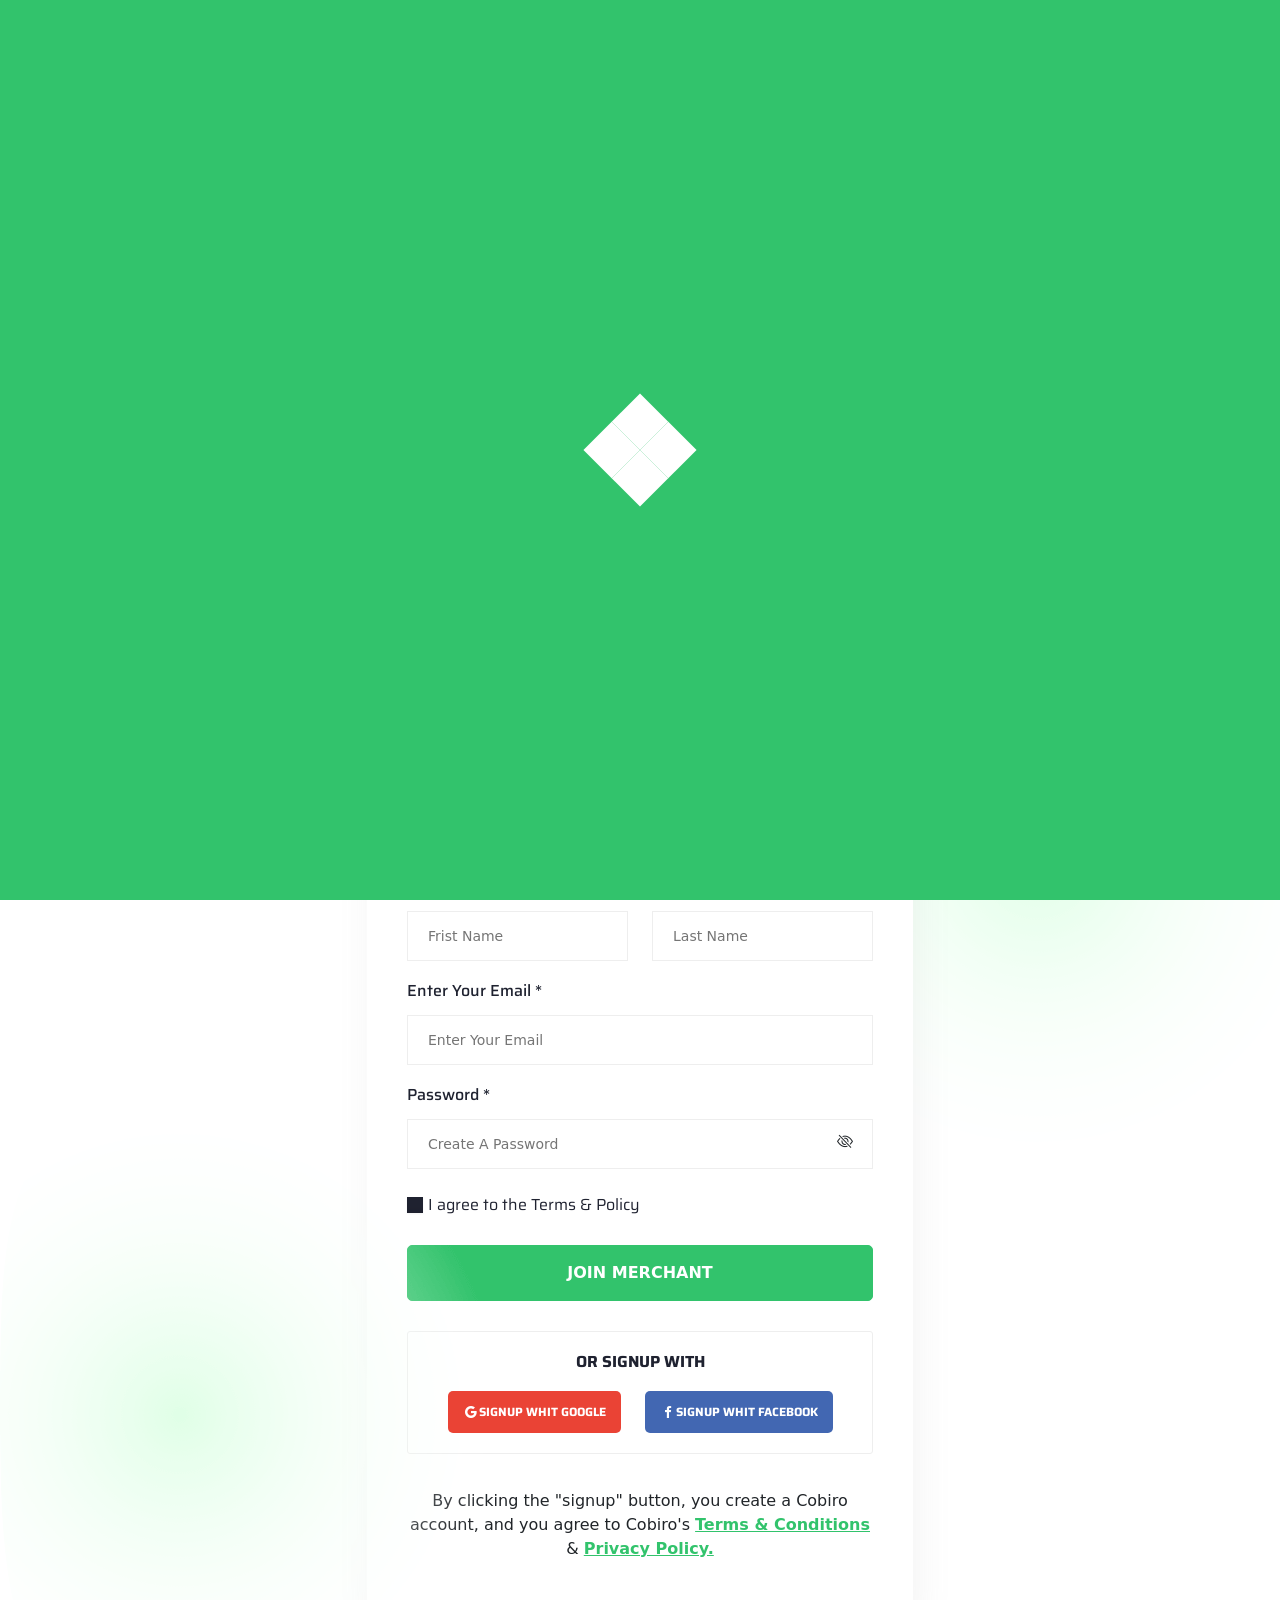
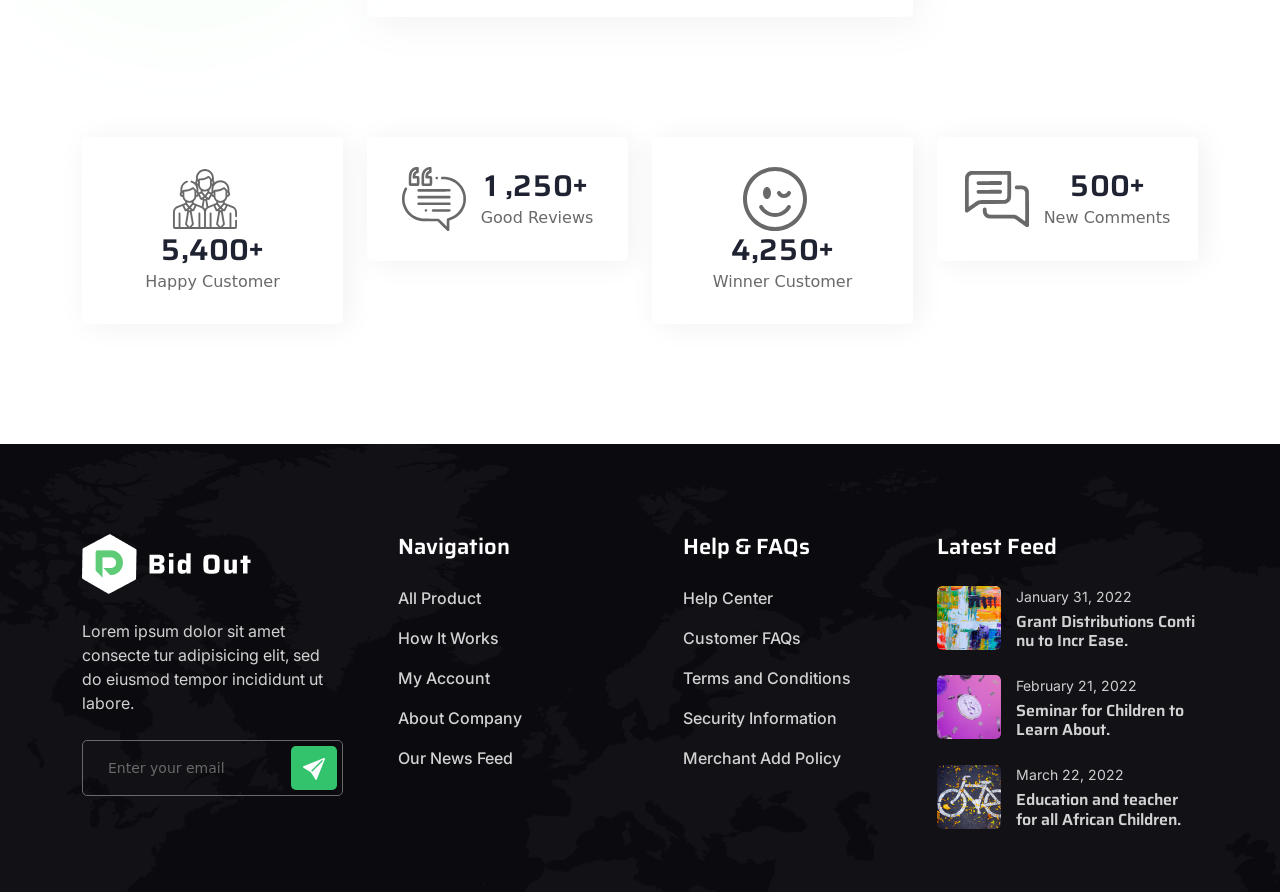
<file: Raw-HTML/join-merchant.html>
<!DOCTYPE html>
<html lang="en">

    <head>
        <meta charset="UTF-8">
        <meta http-equiv="X-UA-Compatible" content="IE=edge">
        <meta name="viewport" content="width=device-width, initial-scale=1.0">
        <title>Bidout - Auction and Bidding HTML Template</title>
        <link rel="icon" href="assets/images/bg/sm-logo.png" type="image/gif" sizes="20x20">
    
        <link rel="stylesheet" href="assets/css/animate.css">
        <!-- css file link -->
        <link rel="stylesheet" href="assets/css/all.css">
    
        <!-- bootstrap 5 -->
        <link rel="stylesheet" href="assets/css/bootstrap.min.css">
    
        <!-- box-icon -->
        <link rel="stylesheet" href="assets/css/boxicons.min.css">
    
        <!-- bootstrap icon -->
        <link rel="stylesheet" href="assets/css/bootstrap-icons.css">
    
        <!-- jquery ui -->
        <link rel="stylesheet" href="assets/css/jquery-ui.css">
    
        <!-- swiper-slide -->
        <link rel="stylesheet" href="assets/css/swiper-bundle.min.css">

         <!-- slick-slide -->
        <link rel="stylesheet" href="assets/css/slick-theme.css">
        <link rel="stylesheet" href="assets/css/slick.css">
    
        <!-- select 2 -->
        <link rel="stylesheet" href="assets/css/nice-select.css">
    
        <!-- animate css -->
        <link rel="stylesheet" href="assets/css/magnific-popup.css">
    
        <!-- odometer css -->
        <link rel="stylesheet" href="assets/css/odometer.css">
    
        <!-- style css -->
        <link rel="stylesheet" href="assets/css/style.css">
    </head>

<body>
    <!-- preloader -->
    <div class="preloader">
        <div class="loader">
            <span></span>
            <span></span>
            <span></span>
            <span></span>
        </div>
    </div>

    <!-- scroll-btn -->
    <!-- <div class="scroll-btn">
        <i class='bx bxs-up-arrow-circle'></i>
    </div> -->

    <!-- search area -->
    <div class="mobile-search">
        <div class="container">
            <div class="row d-flex justify-content-center">
                <div class="col-md-11">
                    <label>What are you lookking for?</label>
                    <input type="text" placeholder="Search Products, Category, Brand">
                </div>
                <div class="col-1 d-flex justify-content-end align-items-center">
                    <div class="search-cross-btn">
                        <i class="bi bi-x"></i>
                    </div>
                </div>
            </div>
        </div>
    </div>

    <!-- ========== topbar ============= -->
    <div class="topbar">
        <div class="topbar-left d-flex flex-row align-items-center">
            <h6>Follow Us</h6>
            <ul class="topbar-social-list gap-2">
                <li><a href="https://www.facebook.com/"><i class='bx bxl-facebook'></i></a></li>
                <li><a href="https://www.twitter.com/"><i class='bx bxl-twitter'></i></a></li>
                <li><a href="https://www.instagram.com/"><i class='bx bxl-instagram'></i></a></li>
                <li><a href="https://www.pinterest.com/"><i class='bx bxl-pinterest-alt'></i></a></li>
            </ul>
        </div>
        <div class="email-area">
            <h6>Email: <a href="mailto:contact@example.com">contact@example.com</a></h6>
        </div>
        <div class="topbar-right">
            <ul class="topbar-right-list">
                <li><span>Language</span><img src="assets/images/icons/flag-eng.png" alt="image">
                    <ul class="topbar-sublist">
                        <li><span>Germeny</span><img src="assets/images/icons/flag-germeny.svg" alt="image"></li>
                        <li> <span>French</span><img src="assets/images/icons/flag-french.svg" alt="image"></li>
                        <li><span>Bengali</span><img src="assets/images/icons/flag-bangla.svg" alt="image"></li>
                    </ul>
                </li>
                 <li>Currency
                   <ul class="topbar-sublist">
                        <li><a href="login.html"><i class="bi bi-currency-dollar"></i>Usd</a></li>
                        <li><a href="register.html"><i class="bi bi-currency-euro"></i>Euro</a></li>
                        <li><a href="register.html"><i class="bi bi-currency-pound"></i>Pound</a></li>
                    </ul>
                </li>
            </ul>
        </div>
    </div>

    <!-- ========== header============= -->

   
    <header class="header-area style-1">
        <div class="header-logo">
            <a href="index.html"><img alt="image" src="assets/images/bg/header-logo.png" ></a>
        </div>
        <div class="main-menu">
            <div class="mobile-logo-area d-lg-none d-flex justify-content-between align-items-center">
                <div class="mobile-logo-wrap ">
                    <a href="index.html"><img alt="image" src="assets/images/bg/header-logo.png" ></a>

                </div>
                <div class="menu-close-btn">
                    <i class="bi bi-x-lg"></i>
                </div>
            </div>
            <ul class="menu-list">
                <li class="menu-item-has-children">
                    <a href="#" class="drop-down">Home</a><i class='bx bx-plus dropdown-icon'></i>
                    <ul class="submenu">
                        <li><a href="index.html">Home 1</a></li>
                        <li><a href="index2.html">Home 2</a></li>
                        <li><a href="index3.html">Home 3</a></li>
                    </ul>
                </li>
                <li>
                    <a href="about.html">About Us</a>
                </li>
                <li>
                    <a href="how-works.html">How It Works</a>
                </li>
                <li>
                    <a href="live-auction.html">Browse Product</a>
                </li>
                <li class="menu-item-has-children">
                    <a href="#">News</a><i class='bx bx-plus dropdown-icon'></i>
                    <ul class="submenu">
                        <li><a href="blog.html">Blog</a></li>
                        <li><a href="blog-details.html">Blog details</a></li>
                    </ul>
                </li>
                <li class="menu-item-has-children">
                    <a href="#" class="drop-down">Pages</a><i class='bx bx-plus dropdown-icon'></i>
                    <ul class="submenu">
                        <li><a href="auction-details.html">Auction Details</a></li>
                        <li><a href="faq.html">Faq</a></li>
                        <li><a href="dashboard.html">Dashboard</a></li>
                        <li><a href="login.html">Login</a></li>
                        <li><a href="signup.html">Sign Up</a></li>
                        <li><a href="404.html">404</a></li>
                    </ul>
                </li>
                <li><a href="contact.html">Contact</a></li>
            </ul>
            <!-- mobile-search-area -->
            <div class="d-lg-none d-block">
                <form class="mobile-menu-form">
                    <div class="input-with-btn d-flex flex-column">
                        <input type="text" placeholder="Search here...">
                        <button type="submit" class="eg-btn btn--primary btn--sm">Search</button>
                    </div>
                </form>

            </div>
        </div>
        <div class="nav-right d-flex align-items-center">
            <div class="hotline d-xxl-flex d-none">
                <div class="hotline-icon">
                    <img alt="image" src="assets/images/icons/header-phone.svg" >
                </div>
                <div class="hotline-info">
                    <span>Click To Call</span>
                    <h6><a href="tel:347-274-8816">+347-274-8816</a></h6>
                </div>
            </div>
            <div class="search-btn">
                <i class="bi bi-search"></i>
            </div>
             <div class="eg-btn btn--primary header-btn">
                <a href="dashboard.html">My Account</a>
            </div>
            <div class="mobile-menu-btn d-lg-none d-block">
                <i class='bx bx-menu'></i>
            </div>
        </div>
    </header>

    <!-- ========== header end============= -->

    <!-- ========== inner-page-banner start ============= -->

    <div class="inner-banner">
        <div class="container">
            <h2 class="inner-banner-title wow fadeInLeft" data-wow-duration="1.5s" data-wow-delay=".2s">Join Merchant</h2>
            <nav aria-label="breadcrumb">
                <ol class="breadcrumb">
                  <li class="breadcrumb-item"><a href="index.html">Home</a></li>
                  <li class="breadcrumb-item active" aria-current="page">Join Merchant</li>
                </ol>
              </nav>
        </div>
    </div>

    <!-- ========== inner-page-banner end ============= -->

    <div class="signup-section pt-120 pb-120">
        <img alt="image" src="assets/images/bg/section-bg.png" class="section-bg-top" >
        <img alt="image" src="assets/images/bg/section-bg.png" class="section-bg-bottom" >
        <div class="container">
            <div class="row d-flex justify-content-center">
                <div class="col-xl-6 col-lg-8 col-md-10">
                    <div class="form-wrapper wow fadeInUp" data-wow-duration="1.5s" data-wow-delay=".2s">
                        <div class="form-title">
                            <h3>Add Merchant</h3>
                            <p>Do you already have an account? <a href="login.html">Log in here</a></p>
                        </div>
                        <form class="w-100">
                            <div class="row">
                                <div class="col-md-6">
                                    <div class="form-inner">
                                        <label>Frist Name *</label>
                                        <input type="email" placeholder="Frist Name">
                                    </div>
                                </div>
                                <div class="col-md-6">
                                    <div class="form-inner">
                                        <label>Last Name *</label>
                                        <input type="email" placeholder="Last Name">
                                    </div>
                                </div>
                                <div class="col-md-12">
                                    <div class="form-inner">
                                        <label>Enter Your Email *</label>
                                        <input type="email" placeholder="Enter Your Email">
                                    </div>
                                </div>
                                <div class="col-md-12">
                                    <div class="form-inner">
                                        <label>Password *</label>
                                        <input type="password" name="password" id="password" placeholder="Create A Password"/>
                                        <i class="bi bi-eye-slash" id="togglePassword"></i>
                                    </div>
                                </div>
                                <div class="col-md-12">
                                    <div class="form-agreement form-inner d-flex justify-content-between flex-wrap">
                                        <div class="form-group">
                                            <input type="checkbox" id="html">
                                            <label for="html">I agree to the Terms & Policy</label>
                                        </div>
                                    </div>
                                </div>
                            </div>
                            <button class="account-btn">Join Merchant</button>
                        </form>
                        <div class="alternate-signup-box">
                            <h6>or signup WITH</h6>
                            <div class="btn-group gap-4">
                                <a href="" class="eg-btn google-btn d-flex align-items-center"><i class='bx bxl-google'></i><span>signup whit google</span></a>
                                <a href="" class="eg-btn facebook-btn d-flex align-items-center"><i class='bx bxl-facebook' ></i>signup whit facebook</a>
                            </div>
                        </div>
                        <div class="form-poicy-area">
                            <p>By clicking the "signup" button, you create a Cobiro account, and you agree to Cobiro's <a href="#">Terms & Conditions</a> & <a href="#">Privacy Policy.</a></p>
                        </div>
                    </div>
                </div>
            </div>
        </div>
    </div>

    <!-- ===============  Hero area end=============== -->

    <!-- =============== counter-section end =============== -->
    
    <div class="about-us-counter pb-120">
        <div class="container">
            <div class="row g-4 d-flex justify-content-center">
                <div class="col-xl-3 col-lg-4 col-md-6 col-sm-10 col-10">
                    <div class="counter-single text-center d-flex flex-row hover-border1 wow fadeInDown" data-wow-duration="1.5s" data-wow-delay=".2s">
                        <div class="counter-icon"> <img alt="image" src="assets/images/icons/employee.svg"> </div>
                        <div class="coundown d-flex flex-column">
                            <h3 class="odometer" data-odometer-final="5400">&nbsp;</h3>
                            <p>Happy Customer</p>
                        </div>
                    </div>
                </div>
                <div class="col-xl-3 col-lg-4 col-md-6 col-sm-10 col-10">
                    <div class="counter-single text-center d-flex flex-row hover-border1 wow fadeInDown" data-wow-duration="1.5s" data-wow-delay=".4s">
                      <div class="counter-icon"> <img alt="image" src="assets/images/icons/review.svg"> </div>
                      <div class="coundown d-flex flex-column">
                          <h3 class="odometer" data-odometer-final="1250">&nbsp;</h3>
                          <p>Good Reviews</p>
                      </div>
                  </div>
                </div>
                <div class="col-xl-3 col-lg-4 col-md-6 col-sm-10 col-10">
                    <div class="counter-single text-center d-flex flex-row hover-border1 wow fadeInDown" data-wow-duration="1.5s" data-wow-delay=".4s">
                      <div class="counter-icon"> <img alt="image" src="assets/images/icons/smily.svg"> </div>
                      <div class="coundown d-flex flex-column">
                          <h3 class="odometer" data-odometer-final="4250">&nbsp;</h3>
                          <p>Winner Customer</p>
                      </div>
                  </div>
                </div>
                <div class="col-xl-3 col-lg-4 col-md-6 col-sm-10 col-10">
                    <div class="counter-single text-center d-flex flex-row hover-border1 wow fadeInDown" data-wow-duration="1.5s" data-wow-delay=".8s">
                      <div class="counter-icon"> <img alt="image" src="assets/images/icons/comment.svg"> </div>
                      <div class="coundown d-flex flex-column">
                          <h3 class="odometer" data-odometer-final="500">&nbsp;</h3>
                          <p>New Comments</p>
                      </div>
                  </div>
                </div>
            </div>
        </div>
    </div> 

    <!-- =============== counter-section end =============== -->

    <!-- =============== Footer-action-section start =============== -->

    <footer>
        <div class="footer-top">
            <div class="container">
                <div class="row gy-5">
                    <div class="col-lg-3 col-md-6">
                        <div class="footer-item">
                            <a href="index.html"><img alt="image" src="assets/images/bg/footer-logo.png" ></a>
                            <p>Lorem ipsum dolor sit amet consecte tur adipisicing elit, sed do eiusmod tempor
                                incididunt ut labore.</p>
                            <form>
                                <div class="input-with-btn d-flex jusify-content-start align-items-strech">
                                    <input type="text" placeholder="Enter your email">
                                    <button type="submit"><img alt="image" src="assets/images/icons/send-icon.svg" ></button>
                                </div>
                            </form>
                        </div>
                    </div>
                    <div class="col-lg-3 col-md-6 d-flex justify-content-lg-center">
                        <div class="footer-item">
                            <h5>Navigation</h5>
                            <ul class="footer-list">
                                <li><a href="live-auction.html">All Product</a></li>
                                <li><a href="how-works.html">How It Works</a></li>
                                <li><a href="login.html">My Account</a></li>
                                <li><a href="about.html">About Company</a></li>
                                <li><a href="blog.html">Our News Feed</a></li>
                            </ul>
                        </div>
                    </div>
                    <div class="col-lg-3 col-md-6 d-flex justify-content-lg-center">
                        <div class="footer-item">
                            <h5>Help & FAQs</h5>
                            <ul class="footer-list">
                                <li><a href="product.html">Help Center</a></li>
                                <li><a href="faq.html">Customer FAQs</a></li>
                                <li><a href="login.html">Terms and Conditions</a></li>
                                <li><a href="about.html">Security Information</a></li>
                                <li><a href="blog.html">Merchant Add Policy</a></li>
                            </ul>
                        </div>
                    </div>
                    <div class="col-lg-3 col-md-6">
                        <div class="footer-item">
                            <h5>Latest Feed</h5>
                            <ul class="recent-feed-list">
                                <li class="single-feed">
                                    <div class="feed-img">
                                        <a href="blog-details.html"><img alt="image" src="assets/images/blog/recent-feed1.png"
                                                ></a>
                                    </div>
                                    <div class="feed-content">
                                        <span>January 31, 2022</span>
                                        <h6><a href="blog-details.html">Grant Distributions Conti nu to Incr Ease.</a>
                                        </h6>
                                    </div>
                                </li>
                                <li class="single-feed">
                                    <div class="feed-img">
                                        <a href="blog-details.html"><img alt="image" src="assets/images/blog/recent-feed2.png"
                                                ></a>
                                    </div>
                                    <div class="feed-content">
                                        <span>February 21, 2022</span>
                                        <h6><a href="blog-details.html">Seminar for Children to Learn About.</a></h6>
                                    </div>
                                </li>
                                <li class="single-feed">
                                    <div class="feed-img">
                                        <a href="blog-details.html"><img alt="image" src="assets/images/blog/recent-feed3.png"
                                                ></a>
                                    </div>
                                    <div class="feed-content">
                                        <span>March 22, 2022</span>
                                        <h6><a href="blog-details.html">Education and teacher for all African
                                                Children.</a></h6>
                                    </div>
                                </li>
                            </ul>
                        </div>

                    </div>
                </div>
            </div>
        </div>
        <div class="footer-bottom">
            <div class="container">
                <div class="row d-flex align-items-center g-4">
                    <div class="col-lg-6 d-flex justify-content-lg-start justify-content-center">
                        <p>Copyright 2022 <a href="#">Bid Out</a> | Design By <a
                                href="https://www.egenslab.com/"
                                class="egns-lab">Egens Lab</a></p>
                    </div>
                    <div
                        class="col-lg-6 d-flex justify-content-lg-end justify-content-center align-items-center flex-sm-nowrap flex-wrap">
                        <p class="d-sm-flex d-none">We Accepts:</p>
                        <ul class="footer-logo-list">
                            <li><a href="#"><img alt="image" src="assets/images/bg/footer-pay1.png" ></a></li>
                            <li><a href="#"><img alt="image" src="assets/images/bg/footer-pay2.png" ></a></li>
                            <li><a href="#"><img alt="image" src="assets/images/bg/footer-pay3.png" ></a></li>
                            <li><a href="#"><img alt="image" src="assets/images/bg/footer-pay4.png" ></a></li>
                            <li><a href="#"><img alt="image" src="assets/images/bg/footer-pay5.png" ></a></li>
                        </ul>
                    </div>
                </div>
            </div>
        </div>
    </footer>

    <!-- =============== Footer-action-section end =============== -->

    <!-- js file link -->
    <script src="assets/js/jquery-3.6.0.min.js"></script>
    <script src="assets/js/jquery-ui.js"></script>
    <script src="assets/js/bootstrap.bundle.min.js"></script>
    <script src="assets/js/wow.min.js"></script>
    <script src="assets/js/swiper-bundle.min.js"></script>
    <script src="assets/js/slick.js"></script>
    <script src="assets/js/jquery.nice-select.js"></script>
    <script src="assets/js/odometer.min.js"></script>
    <script src="assets/js/viewport.jquery.js"></script>
    <script src="assets/js/jquery.magnific-popup.min.js"></script>
    <script src="assets/js/main.js"></script>

</body>

</html>
</file>
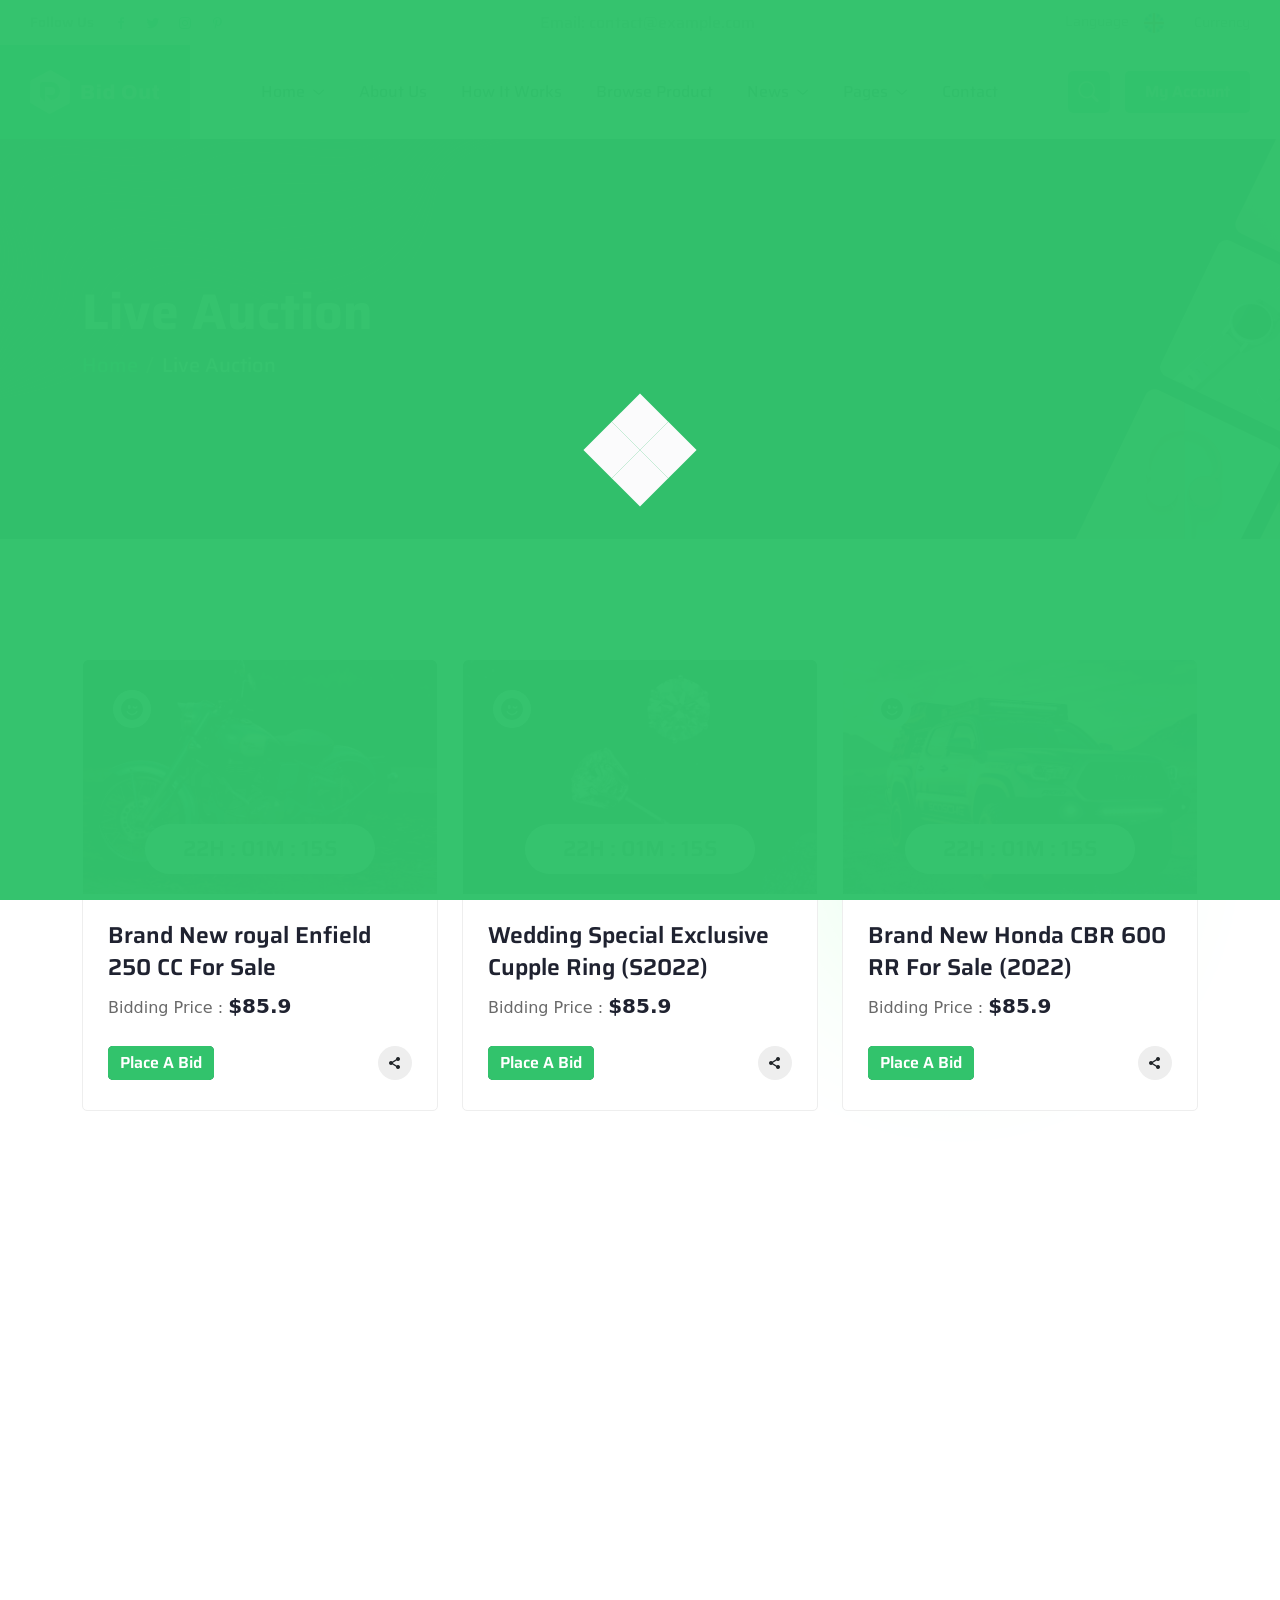
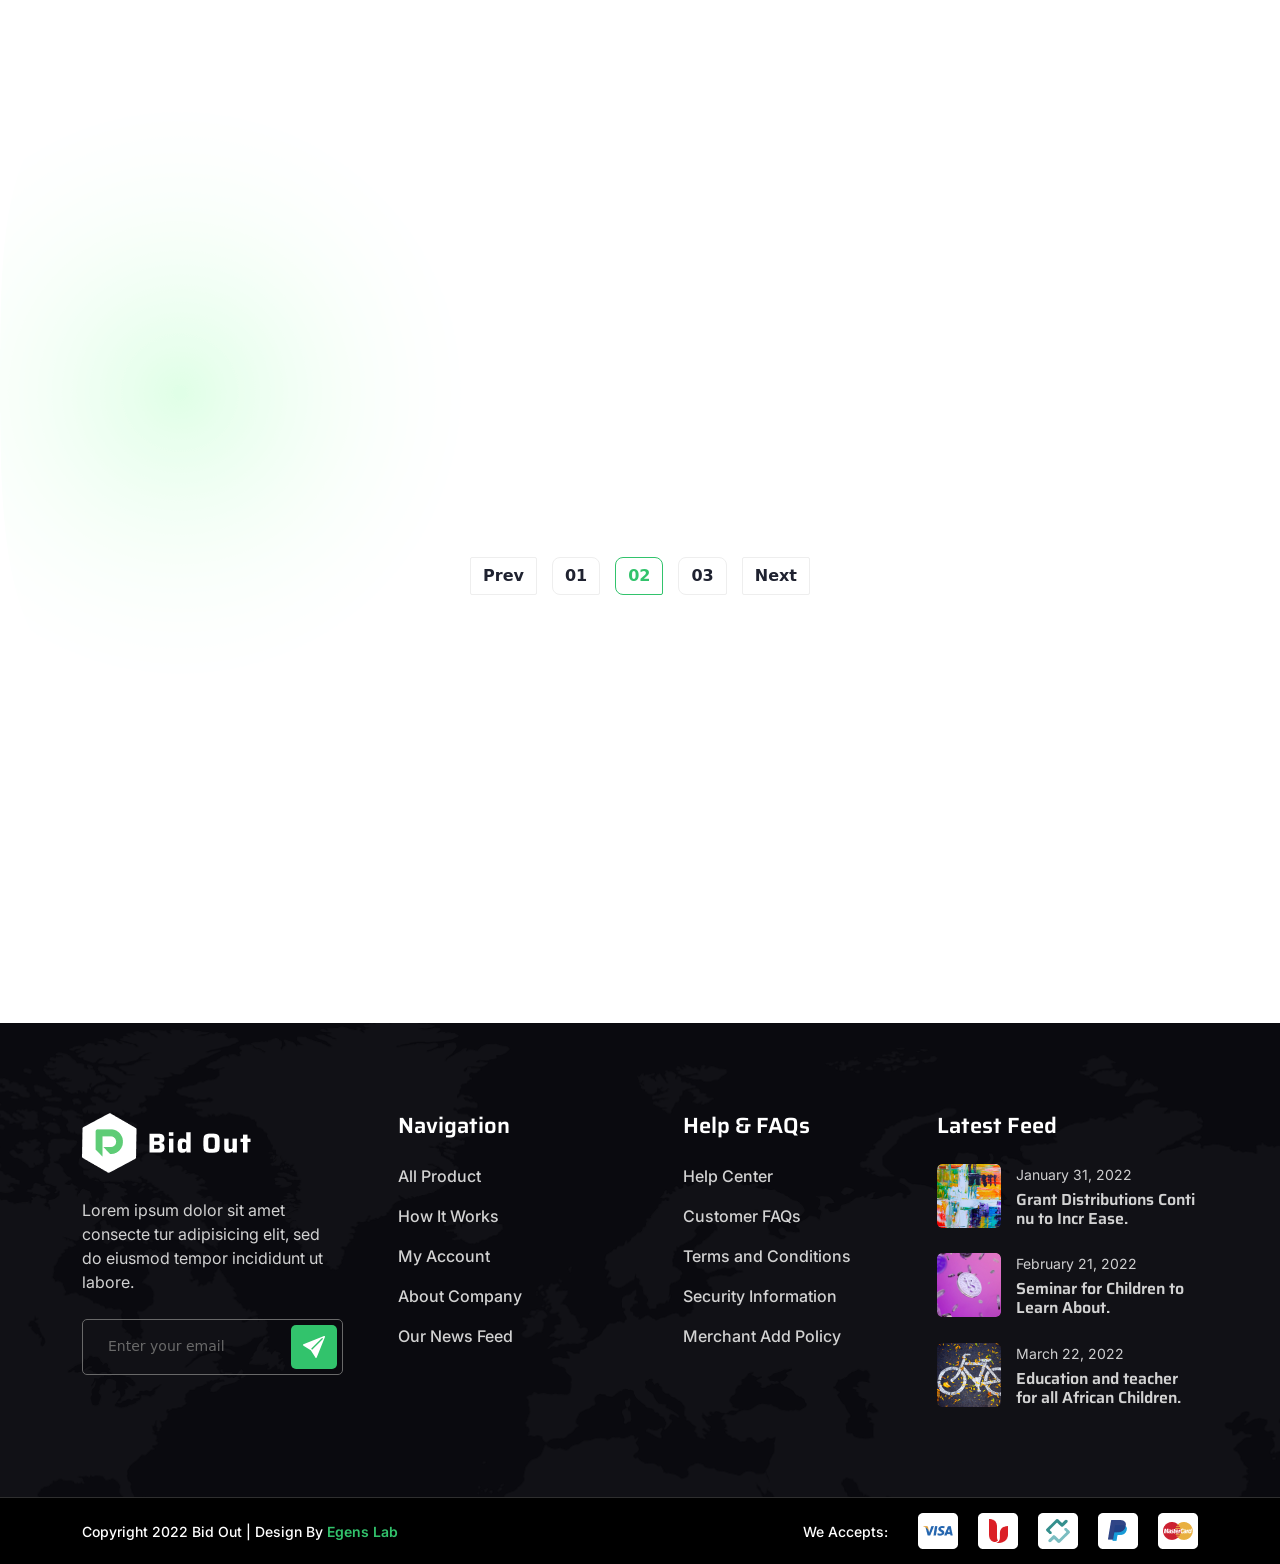
<file: Raw-HTML/live-auction.html>
<!DOCTYPE html>
<html lang="en">

    <head>
        <meta charset="UTF-8">
        <meta http-equiv="X-UA-Compatible" content="IE=edge">
        <meta name="viewport" content="width=device-width, initial-scale=1.0">
        <title>Bidout - Auction and Bidding HTML Template</title>
        <link rel="icon" href="assets/images/bg/sm-logo.png" type="image/gif" sizes="20x20">
    
        <link rel="stylesheet" href="assets/css/animate.css">
        <!-- css file link -->
        <link rel="stylesheet" href="assets/css/all.css">
    
        <!-- bootstrap 5 -->
        <link rel="stylesheet" href="assets/css/bootstrap.min.css">
    
        <!-- box-icon -->
        <link rel="stylesheet" href="assets/css/boxicons.min.css">
    
        <!-- bootstrap icon -->
        <link rel="stylesheet" href="assets/css/bootstrap-icons.css">
    
        <!-- jquery ui -->
        <link rel="stylesheet" href="assets/css/jquery-ui.css">
    
        <!-- swiper-slide -->
        <link rel="stylesheet" href="assets/css/swiper-bundle.min.css">

         <!-- slick-slide -->
         <link rel="stylesheet" href="assets/css/slick-theme.css">
         <link rel="stylesheet" href="assets/css/slick.css">
    
        <!-- select 2 -->
        <link rel="stylesheet" href="assets/css/nice-select.css">
    
        <!-- animate css -->
        <link rel="stylesheet" href="assets/css/magnific-popup.css">
    
        <!-- odometer css -->
        <link rel="stylesheet" href="assets/css/odometer.css">
    
        <!-- style css -->
        <link rel="stylesheet" href="assets/css/style.css">
    </head>

<body>
    <!-- preloader -->
    <div class="preloader">
        <div class="loader">
            <span></span>
            <span></span>
            <span></span>
            <span></span>
        </div>
    </div>

    <!-- scroll-btn -->
    <!-- <div class="scroll-btn">
        <i class='bx bxs-up-arrow-circle'></i>
    </div> -->

    <!-- search area -->
    <div class="mobile-search">
        <div class="container">
            <div class="row d-flex justify-content-center">
                <div class="col-md-11">
                    <label>What are you lookking for?</label>
                    <input type="text" placeholder="Search Products, Category, Brand">
                </div>
                <div class="col-1 d-flex justify-content-end align-items-center">
                    <div class="search-cross-btn">
                        <i class="bi bi-x"></i>
                    </div>
                </div>
            </div>
        </div>
    </div>

    <!-- ========== topbar ============= -->
    <div class="topbar">
        <div class="topbar-left d-flex flex-row align-items-center">
            <h6>Follow Us</h6>
            <ul class="topbar-social-list gap-2">
                <li><a href="https://www.facebook.com/"><i class='bx bxl-facebook'></i></a></li>
                <li><a href="https://www.twitter.com/"><i class='bx bxl-twitter'></i></a></li>
                <li><a href="https://www.instagram.com/"><i class='bx bxl-instagram'></i></a></li>
                <li><a href="https://www.pinterest.com/"><i class='bx bxl-pinterest-alt'></i></a></li>
            </ul>
        </div>
        <div class="email-area">
            <h6>Email: <a href="mailto:contact@example.com">contact@example.com</a></h6>
        </div>
        <div class="topbar-right">
            <ul class="topbar-right-list">
                <li><span>Language</span><img src="assets/images/icons/flag-eng.png" alt="image">
                    <ul class="topbar-sublist">
                        <li><span>Germeny</span><img src="assets/images/icons/flag-germeny.svg" alt="image"></li>
                        <li> <span>French</span><img src="assets/images/icons/flag-french.svg" alt="image"></li>
                        <li><span>Bengali</span><img src="assets/images/icons/flag-bangla.svg" alt="image"></li>
                    </ul>
                </li>
                 <li>Currency
                   <ul class="topbar-sublist">
                        <li><a href="login.html"><i class="bi bi-currency-dollar"></i>Usd</a></li>
                        <li><a href="register.html"><i class="bi bi-currency-euro"></i>Euro</a></li>
                        <li><a href="register.html"><i class="bi bi-currency-pound"></i>Pound</a></li>
                    </ul>
                </li>
            </ul>
        </div>
    </div>

    <!-- ========== header============= -->

    <header class="header-area style-1">
        <div class="header-logo">
            <a href="index.html"><img alt="image" src="assets/images/bg/header-logo.png" ></a>
        </div>
        <div class="main-menu">
            <div class="mobile-logo-area d-lg-none d-flex justify-content-between align-items-center">
                <div class="mobile-logo-wrap ">
                    <a href="index.html"><img alt="image" src="assets/images/bg/header-logo.png" ></a>

                </div>
                <div class="menu-close-btn">
                    <i class="bi bi-x-lg"></i>
                </div>
            </div>
            <ul class="menu-list">
                <li class="menu-item-has-children">
                    <a href="#" class="drop-down">Home</a><i class='bx bx-plus dropdown-icon'></i>
                    <ul class="submenu">
                        <li><a href="index.html">Home 1</a></li>
                        <li><a href="index2.html">Home 2</a></li>
                        <li><a href="index3.html">Home 3</a></li>
                    </ul>
                </li>
                <li>
                    <a href="about.html">About Us</a>
                </li>
                <li>
                    <a href="how-works.html">How It Works</a>
                </li>
                <li>
                    <a href="live-auction.html">Browse Product</a>
                </li>
                <li class="menu-item-has-children">
                    <a href="#">News</a><i class='bx bx-plus dropdown-icon'></i>
                    <ul class="submenu">
                        <li><a href="blog.html">Blog</a></li>
                        <li><a href="blog-details.html">Blog Details</a></li>
                    </ul>
                </li>
                <li class="menu-item-has-children">
                    <a href="#" class="drop-down">Pages</a><i class='bx bx-plus dropdown-icon'></i>
                    <ul class="submenu">
                        <li><a href="auction-details.html">Auction Details</a></li>
                        <li><a href="faq.html">Faq</a></li>
                        <li><a href="dashboard.html">Dashboard</a></li>
                        <li><a href="login.html">Login</a></li>
                        <li><a href="signup.html">Sign Up</a></li>
                        <li><a href="404.html">404</a></li>
                    </ul>
                </li>
                <li><a href="contact.html">Contact</a></li>
            </ul>
            <!-- mobile-search-area -->
            <div class="d-lg-none d-block">
                <form class="mobile-menu-form">
                    <div class="input-with-btn d-flex flex-column">
                        <input type="text" placeholder="Search here...">
                        <button type="submit" class="eg-btn btn--primary btn--sm">Search</button>
                    </div>
                </form>

            </div>
        </div>
        <div class="nav-right d-flex align-items-center">
            <div class="hotline d-xxl-flex d-none">
                <div class="hotline-icon">
                    <img alt="image" src="assets/images/icons/header-phone.svg" >
                </div>
                <div class="hotline-info">
                    <span>Click To Call</span>
                    <h6><a href="tel:347-274-8816">+347-274-8816</a></h6>
                </div>
            </div>
            <div class="search-btn">
                <i class="bi bi-search"></i>
            </div>
             <div class="eg-btn btn--primary header-btn">
                <a href="dashboard.html">My Account</a>
            </div>
            <div class="mobile-menu-btn d-lg-none d-block">
                <i class='bx bx-menu'></i>
            </div>
        </div>
    </header>

    <!-- ========== header end============= -->

    <!-- ========== inner-page-banner start ============= -->

    <div class="inner-banner">
        <div class="container">
            <h2 class="inner-banner-title wow fadeInLeft" data-wow-duration="1.5s" data-wow-delay=".2s">Live Auction</h2>
            <nav aria-label="breadcrumb">
                <ol class="breadcrumb">
                  <li class="breadcrumb-item"><a href="index.html">Home</a></li>
                  <li class="breadcrumb-item active" aria-current="page">Live Auction</li>
                </ol>
              </nav>
        </div>
    </div>

    <!-- ========== inner-page-banner end ============= -->

    <div class="live-auction-section pt-120 pb-120">
        <img alt="image" src="assets/images/bg/section-bg.png" class="img-fluid section-bg-top" >
        <img alt="image" src="assets/images/bg/section-bg.png" class="img-fluid section-bg-bottom" >
        <div class="container">
            <div class="row gy-4 mb-60 d-flex justify-content-center">
                <div class="col-lg-4 col-md-6 col-sm-10 ">
                    <div data-wow-duration="1.5s" data-wow-delay="0.2s" class="eg-card auction-card1 wow fadeInDown">
                        <div class="auction-img">
                            <img alt="image" src="assets/images/bg/live-auc1.png" >
                            <div class="auction-timer">
                                <div class="countdown" id="timer1">
                                    <h4><span id="hours1">05</span>H : <span id="minutes1">52</span>M : <span
                                            id="seconds1">32</span>S</h4>
                                </div>
                            </div>
                            <div class="author-area">
                                <div class="author-emo">
                                    <img alt="image" src="assets/images/icons/smile-emo.svg" >
                                </div>
                                <div class="author-name">
                                    <span>by @robatfox</span>
                                </div>
                            </div>
                        </div>
                        <div class="auction-content">
                            <h4><a href="auction-details.html">Brand New royal Enfield 250 CC For Sale</a></h4>
                            <p>Bidding Price : <span>$85.9</span></p>
                            <div class="auction-card-bttm">
                                <a href="auction-details.html" class="eg-btn btn--primary btn--sm">Place a Bid</a>
                                <div class="share-area">
                                    <ul class="social-icons d-flex">
                                        <li><a href="https://www.facebook.com/"><i class="bx bxl-facebook"></i></a></li>
                                        <li><a href="https://www.twitter.com/"><i class="bx bxl-twitter"></i></a></li>
                                        <li><a href="https://www.pinterest.com/"><i class="bx bxl-pinterest"></i></a></li>
                                        <li><a href="https://www.instagram.com/"><i class="bx bxl-instagram"></i></a></li>
                                    </ul>
                                    <div>
                                        <a href="#" class="share-btn"><i class='bx bxs-share-alt'></i></a>
                                    </div>
                                </div>

                            </div>
                        </div>
                    </div>
                </div>
                <div class="col-lg-4 col-md-6 col-sm-10 ">
                    <div data-wow-duration="1.5s" data-wow-delay="0.4s" class="eg-card auction-card1 wow fadeInDown">
                        <div class="auction-img">
                            <img alt="image" src="assets/images/bg/live-auc2.png" >
                            <div class="auction-timer">
                                <div class="countdown" id="timer2">
                                    <h4><span id="hours2">05</span>H : <span id="minutes2">52</span>M : <span
                                            id="seconds2">32</span>S</h4>
                                </div>
                            </div>
                            <div class="author-area">
                                <div class="author-emo">
                                    <img alt="image" src="assets/images/icons/smile-emo.svg" >
                                </div>
                                <div class="author-name">
                                    <span>by @robatfox</span>
                                </div>
                            </div>
                        </div>
                        <div class="auction-content">
                            <h4><a href="auction-details.html">Wedding Special Exclusive Cupple Ring (S2022)</a></h4>
                            <p>Bidding Price : <span>$85.9</span></p>
                            <div class="auction-card-bttm">
                                <a href="auction-details.html" class="eg-btn btn--primary btn--sm">Place a Bid</a>
                                <div class="share-area">
                                    <ul class="social-icons d-flex">
                                        <li><a href="https://www.facebook.com/"><i class="bx bxl-facebook"></i></a></li>
                                        <li><a href="https://www.twitter.com/"><i class="bx bxl-twitter"></i></a></li>
                                        <li><a href="https://www.pinterest.com/"><i class="bx bxl-pinterest"></i></a></li>
                                        <li><a href="https://www.instagram.com/"><i class="bx bxl-instagram"></i></a></li>
                                    </ul>
                                    <div>
                                        <a href="#" class="share-btn"><i class='bx bxs-share-alt'></i></a>
                                    </div>
                                </div>

                            </div>
                        </div>

                    </div>
                </div>
                <div class="col-lg-4 col-md-6 col-sm-10 ">
                    <div data-wow-duration="1.5s" data-wow-delay="0.6s" class="eg-card auction-card1 wow fadeInDown">
                        <div class="auction-img">
                            <img alt="image" src="assets/images/bg/live-auc3.png" >
                            <div class="auction-timer">
                                <div class="countdown" id="timer3">
                                    <h4><span id="hours3">05</span>H : <span id="minutes3">52</span>M : <span
                                            id="seconds3">32</span>S</h4>
                                </div>
                            </div>
                            <div class="author-area">
                                <div class="author-emo">
                                    <img alt="image" src="assets/images/icons/smile-emo.svg" >
                                </div>
                                <div class="author-name">
                                    <span>by @robatfox</span>
                                </div>
                            </div>
                        </div>
                        <div class="auction-content">
                            <h4><a href="auction-details.html">Brand New Honda CBR 600 RR For Sale (2022)</a></h4>
                            <p>Bidding Price : <span>$85.9</span></p>
                            <div class="auction-card-bttm">
                                <a href="auction-details.html" class="eg-btn btn--primary btn--sm">Place a Bid</a>
                                <div class="share-area">
                                    <ul class="social-icons d-flex">
                                        <li><a href="https://www.facebook.com/"><i class="bx bxl-facebook"></i></a></li>
                                        <li><a href="https://www.twitter.com/"><i class="bx bxl-twitter"></i></a></li>
                                        <li><a href="https://www.pinterest.com/"><i class="bx bxl-pinterest"></i></a></li>
                                        <li><a href="https://www.instagram.com/"><i class="bx bxl-instagram"></i></a></li>
                                    </ul>
                                    <div>
                                        <a href="#" class="share-btn"><i class='bx bxs-share-alt'></i></a>
                                    </div>
                                </div>

                            </div>
                        </div>

                    </div>
                </div>
                <div class="col-lg-4 col-md-6 col-sm-10 ">
                    <div data-wow-duration="1.5s" data-wow-delay="0.8s" class="eg-card auction-card1 wow fadeInDown">
                        <div class="auction-img">
                            <img alt="image" src="assets/images/bg/live-auc4.png" >
                            <div class="auction-timer">
                                <div class="countdown" id="timer4">
                                    <h4><span id="hours4">05</span>H : <span id="minutes4">52</span>M : <span
                                            id="seconds4">32</span>S</h4>
                                </div>
                            </div>
                            <div class="author-area">
                                <div class="author-emo">
                                    <img alt="image" src="assets/images/icons/smile-emo.svg" >
                                </div>
                                <div class="author-name">
                                    <span>by @robatfox</span>
                                </div>
                            </div>
                        </div>
                        <div class="auction-content">
                            <h4><a href="auction-details.html">Toyota AIGID A Class Hatchback Sale (2017 - 2021)</a>
                            </h4>
                            <p>Bidding Price : <span>$85.9</span></p>
                            <div class="auction-card-bttm">
                                <a href="auction-details.html" class="eg-btn btn--primary btn--sm">Place a Bid</a>
                                <div class="share-area">
                                    <ul class="social-icons d-flex">
                                        <li><a href="https://www.facebook.com/"><i class="bx bxl-facebook"></i></a></li>
                                        <li><a href="https://www.twitter.com/"><i class="bx bxl-twitter"></i></a></li>
                                        <li><a href="https://www.pinterest.com/"><i class="bx bxl-pinterest"></i></a></li>
                                        <li><a href="https://www.instagram.com/"><i class="bx bxl-instagram"></i></a></li>
                                    </ul>
                                    <div>
                                        <a href="#" class="share-btn"><i class='bx bxs-share-alt'></i></a>
                                    </div>
                                </div>

                            </div>
                        </div>

                    </div>
                </div>
                <div class="col-lg-4 col-md-6 col-sm-10 ">
                    <div data-wow-duration="1.5s" data-wow-delay="1s" class="eg-card auction-card1 wow fadeInDown">
                        <div class="auction-img">
                            <img alt="image" src="assets/images/bg/live-auc5.png" >
                            <div class="auction-timer">
                                <div class="countdown" id="timer5">
                                    <h4><span id="hours5">05</span>H : <span id="minutes5">52</span>M : <span
                                            id="seconds5">32</span>S</h4>
                                </div>
                            </div>
                            <div class="author-area">
                                <div class="author-emo">
                                    <img alt="image" src="assets/images/icons/smile-emo.svg" >
                                </div>
                                <div class="author-name">
                                    <span>by @robatfox</span>
                                </div>
                            </div>
                        </div>
                        <div class="auction-content">
                            <h4><a href="auction-details.html">Havit HV-G61 USB Black Double Game Pad With Vibrat</a>
                            </h4>
                            <p>Bidding Price : <span>$85.9</span></p>
                            <div class="auction-card-bttm">
                                <a href="auction-details.html" class="eg-btn btn--primary btn--sm">Place a Bid</a>
                                <div class="share-area">
                                    <ul class="social-icons d-flex">
                                        <li><a href="https://www.facebook.com/"><i class="bx bxl-facebook"></i></a></li>
                                        <li><a href="https://www.twitter.com/"><i class="bx bxl-twitter"></i></a></li>
                                        <li><a href="https://www.pinterest.com/"><i class="bx bxl-pinterest"></i></a></li>
                                        <li><a href="https://www.instagram.com/"><i class="bx bxl-instagram"></i></a></li>
                                    </ul>
                                    <div>
                                        <a href="#" class="share-btn"><i class='bx bxs-share-alt'></i></a>
                                    </div>
                                </div>

                            </div>
                        </div>

                    </div>
                </div>
                <div class="col-lg-4 col-md-6 col-sm-10 ">
                    <div data-wow-duration="1.5s" data-wow-delay=".8s" class="eg-card auction-card1 wow fadeInDown">
                        <div class="auction-img">
                            <img alt="image" src="assets/images/bg/live-auc6.png" >
                            <div class="auction-timer">
                                <div class="countdown" id="timer6">
                                    <h4><span id="hours6">05</span>H : <span id="minutes6">52</span>M : <span
                                            id="seconds6">32</span>S</h4>
                                </div>
                            </div>
                            <div class="author-area">
                                <div class="author-emo">
                                    <img alt="image" src="assets/images/icons/smile-emo.svg" >
                                </div>
                                <div class="author-name">
                                    <span>by @robatfox</span>
                                </div>
                            </div>
                        </div>
                        <div class="auction-content">
                            <h4><a href="auction-details.html">IPhone 11 Pro Max All Variants Available For Sale</a>
                            </h4>
                            <p>Bidding Price : <span>$85.9</span></p>
                            <div class="auction-card-bttm">
                                <a href="auction-details.html" class="eg-btn btn--primary btn--sm">Place a Bid</a>
                                <div class="share-area">
                                    <ul class="social-icons d-flex">
                                        <li><a href="https://www.facebook.com/"><i class="bx bxl-facebook"></i></a></li>
                                        <li><a href="https://www.twitter.com/"><i class="bx bxl-twitter"></i></a></li>
                                        <li><a href="https://www.pinterest.com/"><i class="bx bxl-pinterest"></i></a></li>
                                        <li><a href="https://www.instagram.com/"><i class="bx bxl-instagram"></i></a></li>
                                    </ul>
                                    <div>
                                        <a href="#" class="share-btn"><i class='bx bxs-share-alt'></i></a>
                                    </div>
                                </div>

                            </div>
                        </div>
                    </div>
                </div>
                <div class="col-lg-4 col-md-6 col-sm-10 ">
                    <div data-wow-duration="1.5s" data-wow-delay="1.4s" class="eg-card auction-card1 wow fadeInDown">
                        <div class="auction-img">
                            <img alt="image" src="assets/images/bg/live-auc7.png" >
                            <div class="auction-timer">
                                <div class="countdown" id="timer7">
                                    <h4><span id="hours7">05</span>H : <span id="minutes7">52</span>M : <span id="seconds7">32</span>S</h4>
                                </div>
                            </div>
                            <div class="author-area">
                                <div class="author-emo">
                                    <img alt="image" src="assets/images/icons/smile-emo.svg" >
                                </div>
                                <div class="author-name">
                                    <span>by @robatfox</span>
                                </div>
                            </div>
                        </div>
                        <div class="auction-content">
                            <h4><a href="auction-details.html">Blue ray filter All Variants Available For Sale</a>
                            </h4>
                            <p>Bidding Price : <span>$85.9</span></p>
                            <div class="auction-card-bttm">
                                <a href="auction-details.html" class="eg-btn btn--primary btn--sm">Place a Bid</a>
                                <div class="share-area">
                                    <ul class="social-icons d-flex">
                                        <li><a href="https://www.facebook.com/"><i class="bx bxl-facebook"></i></a></li>
                                        <li><a href="https://www.twitter.com/"><i class="bx bxl-twitter"></i></a></li>
                                        <li><a href="https://www.pinterest.com/"><i class="bx bxl-pinterest"></i></a></li>
                                        <li><a href="https://www.instagram.com/"><i class="bx bxl-instagram"></i></a></li>
                                    </ul>
                                    <div>
                                        <a href="#" class="share-btn"><i class='bx bxs-share-alt'></i></a>
                                    </div>
                                </div>
                            </div>
                        </div>
                    </div>
                </div>
                <div class="col-lg-4 col-md-6 col-sm-10 ">
                    <div data-wow-duration="1.5s" data-wow-delay="1.6s" class="eg-card auction-card1 wow fadeInDown">
                        <div class="auction-img">
                            <img alt="image" src="assets/images/bg/live-auc8.png" >
                            <div class="auction-timer">
                                <div class="countdown" id="timer8">
                                    <h4><span id="hours8">05</span>H : <span id="minutes8">52</span>M : <span id="seconds8">32</span>S</h4>
                                </div>
                            </div>
                            <div class="author-area">
                                <div class="author-emo">
                                    <img alt="image" src="assets/images/icons/smile-emo.svg" >
                                </div>
                                <div class="author-name">
                                    <span>by @robatfox</span>
                                </div>
                            </div>
                        </div>
                        <div class="auction-content">
                            <h4><a href="auction-details.html">Pure leather All Variants Available For Sale</a>
                            </h4>
                            <p>Bidding Price : <span>$85.9</span></p>
                            <div class="auction-card-bttm">
                                <a href="auction-details.html" class="eg-btn btn--primary btn--sm">Place a Bid</a>
                                <div class="share-area">
                                    <ul class="social-icons d-flex">
                                        <li><a href="https://www.facebook.com/"><i class="bx bxl-facebook"></i></a></li>
                                        <li><a href="https://www.twitter.com/"><i class="bx bxl-twitter"></i></a></li>
                                        <li><a href="https://www.pinterest.com/"><i class="bx bxl-pinterest"></i></a></li>
                                        <li><a href="https://www.instagram.com/"><i class="bx bxl-instagram"></i></a></li>
                                    </ul>
                                    <div>
                                        <a href="#" class="share-btn"><i class='bx bxs-share-alt'></i></a>
                                    </div>
                                </div>
                            </div>
                        </div>
                    </div>
                </div>
                <div class="col-lg-4 col-md-6 col-sm-10 ">
                    <div data-wow-duration="1.5s" data-wow-delay="1.2s" class="eg-card auction-card1 wow fadeInDown">
                        <div class="auction-img">
                            <img alt="image" src="assets/images/bg/live-auc9.png" >
                            <div class="auction-timer">
                                <div class="countdown" id="timer9">
                                    <h4><span id="hours9">05</span>H : <span id="minutes9">52</span>M : <span id="seconds9">32</span>S</h4>
                                </div>
                            </div>
                            <div class="author-area">
                                <div class="author-emo">
                                    <img alt="image" src="assets/images/icons/smile-emo.svg" >
                                </div>
                                <div class="author-name">
                                    <span>by @robatfox</span>
                                </div>
                            </div>
                        </div>
                        <div class="auction-content">
                            <h4><a href="auction-details.html">Water resist All Variants Available For Sale</a>
                            </h4>
                            <p>Bidding Price : <span>$85.9</span></p>
                            <div class="auction-card-bttm">
                                <a href="auction-details.html" class="eg-btn btn--primary btn--sm">Place a Bid</a>
                                <div class="share-area">
                                    <ul class="social-icons d-flex">
                                        <li><a href="https://www.facebook.com/"><i class="bx bxl-facebook"></i></a></li>
                                        <li><a href="https://www.twitter.com/"><i class="bx bxl-twitter"></i></a></li>
                                        <li><a href="https://www.pinterest.com/"><i class="bx bxl-pinterest"></i></a></li>
                                        <li><a href="https://www.instagram.com/"><i class="bx bxl-instagram"></i></a></li>
                                    </ul>
                                    <div>
                                        <a href="#" class="share-btn"><i class='bx bxs-share-alt'></i></a>
                                    </div>
                                </div>
                            </div>
                        </div>
                    </div>
                </div>
            </div>
            <div class="row">
                <nav class="pagination-wrap">
                    <ul class="pagination d-flex justify-content-center gap-md-3 gap-2">
                      <li class="page-item">
                        <a class="page-link" href="#" tabindex="-1" >Prev</a>
                      </li>
                      <li class="page-item"><a class="page-link" href="#">01</a></li>
                      <li class="page-item active" aria-current="page">
                        <a class="page-link" href="#">02</a>
                      </li>
                      <li class="page-item"><a class="page-link" href="#">03</a></li>
                      <li class="page-item">
                        <a class="page-link" href="#">Next</a>
                      </li>
                    </ul>
                  </nav>
            </div>
        </div>
    </div>

    

    <!-- ===============  Hero area end=============== -->

    <!-- =============== counter-section end =============== -->
    
   <div class="about-us-counter pb-120">
        <div class="container">
            <div class="row g-4 d-flex justify-content-center">
                <div class="col-xl-3 col-lg-4 col-md-6 col-sm-10 col-10">
                    <div class="counter-single text-center d-flex flex-row hover-border1 wow fadeInDown" data-wow-duration="1.5s" data-wow-delay=".2s">
                        <div class="counter-icon"> <img alt="image" src="assets/images/icons/employee.svg"> </div>
                        <div class="coundown d-flex flex-column">
                            <h3 class="odometer" data-odometer-final="5400">&nbsp;</h3>
                            <p>Happy Customer</p>
                        </div>
                    </div>
                </div>
                <div class="col-xl-3 col-lg-4 col-md-6 col-sm-10 col-10">
                    <div class="counter-single text-center d-flex flex-row hover-border1 wow fadeInDown" data-wow-duration="1.5s" data-wow-delay=".4s">
                      <div class="counter-icon"> <img alt="image" src="assets/images/icons/review.svg"> </div>
                      <div class="coundown d-flex flex-column">
                          <h3 class="odometer" data-odometer-final="1250">&nbsp;</h3>
                          <p>Good Reviews</p>
                      </div>
                  </div>
                </div>
                <div class="col-xl-3 col-lg-4 col-md-6 col-sm-10 col-10">
                    <div class="counter-single text-center d-flex flex-row hover-border1 wow fadeInDown" data-wow-duration="1.5s" data-wow-delay=".4s">
                      <div class="counter-icon"> <img alt="image" src="assets/images/icons/smily.svg"> </div>
                      <div class="coundown d-flex flex-column">
                          <h3 class="odometer" data-odometer-final="4250">&nbsp;</h3>
                          <p>Winner Customer</p>
                      </div>
                  </div>
                </div>
                <div class="col-xl-3 col-lg-4 col-md-6 col-sm-10 col-10">
                    <div class="counter-single text-center d-flex flex-row hover-border1 wow fadeInDown" data-wow-duration="1.5s" data-wow-delay=".8s">
                      <div class="counter-icon"> <img alt="image" src="assets/images/icons/comment.svg"> </div>
                      <div class="coundown d-flex flex-column">
                          <h3 class="odometer" data-odometer-final="500">&nbsp;</h3>
                          <p>New Comments</p>
                      </div>
                  </div>
                </div>
            </div>
        </div>
    </div> 

  <!-- About-us-counter section End -->

    <!-- =============== counter-section end =============== -->

    <!-- =============== Footer-action-section start =============== -->

    <footer>
        <div class="footer-top">
            <div class="container">
                <div class="row gy-5">
                    <div class="col-lg-3 col-md-6">
                        <div class="footer-item">
                            <a href="index.html"><img alt="image" src="assets/images/bg/footer-logo.png" ></a>
                            <p>Lorem ipsum dolor sit amet consecte tur adipisicing elit, sed do eiusmod tempor
                                incididunt ut labore.</p>
                            <form>
                                <div class="input-with-btn d-flex jusify-content-start align-items-strech">
                                    <input type="text" placeholder="Enter your email">
                                    <button type="submit"><img alt="image" src="assets/images/icons/send-icon.svg" ></button>
                                </div>
                            </form>
                        </div>
                    </div>
                    <div class="col-lg-3 col-md-6 d-flex justify-content-lg-center">
                        <div class="footer-item">
                            <h5>Navigation</h5>
                            <ul class="footer-list">
                                <li><a href="live-auction.html">All Product</a></li>
                                <li><a href="how-works.html">How It Works</a></li>
                                <li><a href="login.html">My Account</a></li>
                                <li><a href="about.html">About Company</a></li>
                                <li><a href="blog.html">Our News Feed</a></li>
                            </ul>
                        </div>
                    </div>
                    <div class="col-lg-3 col-md-6 d-flex justify-content-lg-center">
                        <div class="footer-item">
                            <h5>Help & FAQs</h5>
                            <ul class="footer-list">
                                <li><a href="product.html">Help Center</a></li>
                                <li><a href="faq.html">Customer FAQs</a></li>
                                <li><a href="login.html">Terms and Conditions</a></li>
                                <li><a href="about.html">Security Information</a></li>
                                <li><a href="blog.html">Merchant Add Policy</a></li>
                            </ul>
                        </div>
                    </div>
                    <div class="col-lg-3 col-md-6">
                        <div class="footer-item">
                            <h5>Latest Feed</h5>
                            <ul class="recent-feed-list">
                                <li class="single-feed">
                                    <div class="feed-img">
                                        <a href="blog-details.html"><img alt="image" src="assets/images/blog/recent-feed1.png"
                                                ></a>
                                    </div>
                                    <div class="feed-content">
                                        <span>January 31, 2022</span>
                                        <h6><a href="blog-details.html">Grant Distributions Conti nu to Incr Ease.</a>
                                        </h6>
                                    </div>
                                </li>
                                <li class="single-feed">
                                    <div class="feed-img">
                                        <a href="blog-details.html"><img alt="image" src="assets/images/blog/recent-feed2.png"
                                                ></a>
                                    </div>
                                    <div class="feed-content">
                                        <span>February 21, 2022</span>
                                        <h6><a href="blog-details.html">Seminar for Children to Learn About.</a></h6>
                                    </div>
                                </li>
                                <li class="single-feed">
                                    <div class="feed-img">
                                        <a href="blog-details.html"><img alt="image" src="assets/images/blog/recent-feed3.png"
                                                ></a>
                                    </div>
                                    <div class="feed-content">
                                        <span>March 22, 2022</span>
                                        <h6><a href="blog-details.html">Education and teacher for all African
                                                Children.</a></h6>
                                    </div>
                                </li>
                            </ul>
                        </div>

                    </div>
                </div>
            </div>
        </div>
        <div class="footer-bottom">
            <div class="container">
                <div class="row d-flex align-items-center g-4">
                    <div class="col-lg-6 d-flex justify-content-lg-start justify-content-center">
                        <p>Copyright 2022 <a href="#">Bid Out</a> | Design By <a
                                href="https://www.egenslab.com/"
                                class="egns-lab">Egens Lab</a></p>
                    </div>
                    <div
                        class="col-lg-6 d-flex justify-content-lg-end justify-content-center align-items-center flex-sm-nowrap flex-wrap">
                        <p class="d-sm-flex d-none">We Accepts:</p>
                        <ul class="footer-logo-list">
                            <li><a href="#"><img alt="image" src="assets/images/bg/footer-pay1.png" ></a></li>
                            <li><a href="#"><img alt="image" src="assets/images/bg/footer-pay2.png" ></a></li>
                            <li><a href="#"><img alt="image" src="assets/images/bg/footer-pay3.png" ></a></li>
                            <li><a href="#"><img alt="image" src="assets/images/bg/footer-pay4.png" ></a></li>
                            <li><a href="#"><img alt="image" src="assets/images/bg/footer-pay5.png" ></a></li>
                        </ul>
                    </div>
                </div>
            </div>
        </div>
    </footer>

    <!-- =============== Footer-action-section end =============== -->

    <!-- js file link -->
    <script src="assets/js/jquery-3.6.0.min.js"></script>
    <script src="assets/js/jquery-ui.js"></script>
    <script src="assets/js/bootstrap.bundle.min.js"></script>
    <script src="assets/js/wow.min.js"></script>
    <script src="assets/js/swiper-bundle.min.js"></script>
    <script src="assets/js/slick.js"></script>
    <script src="assets/js/jquery.nice-select.js"></script>
    <script src="assets/js/odometer.min.js"></script>
    <script src="assets/js/viewport.jquery.js"></script>
    <script src="assets/js/jquery.magnific-popup.min.js"></script>
    <script src="assets/js/main.js"></script>

</body>

</html>
</file>
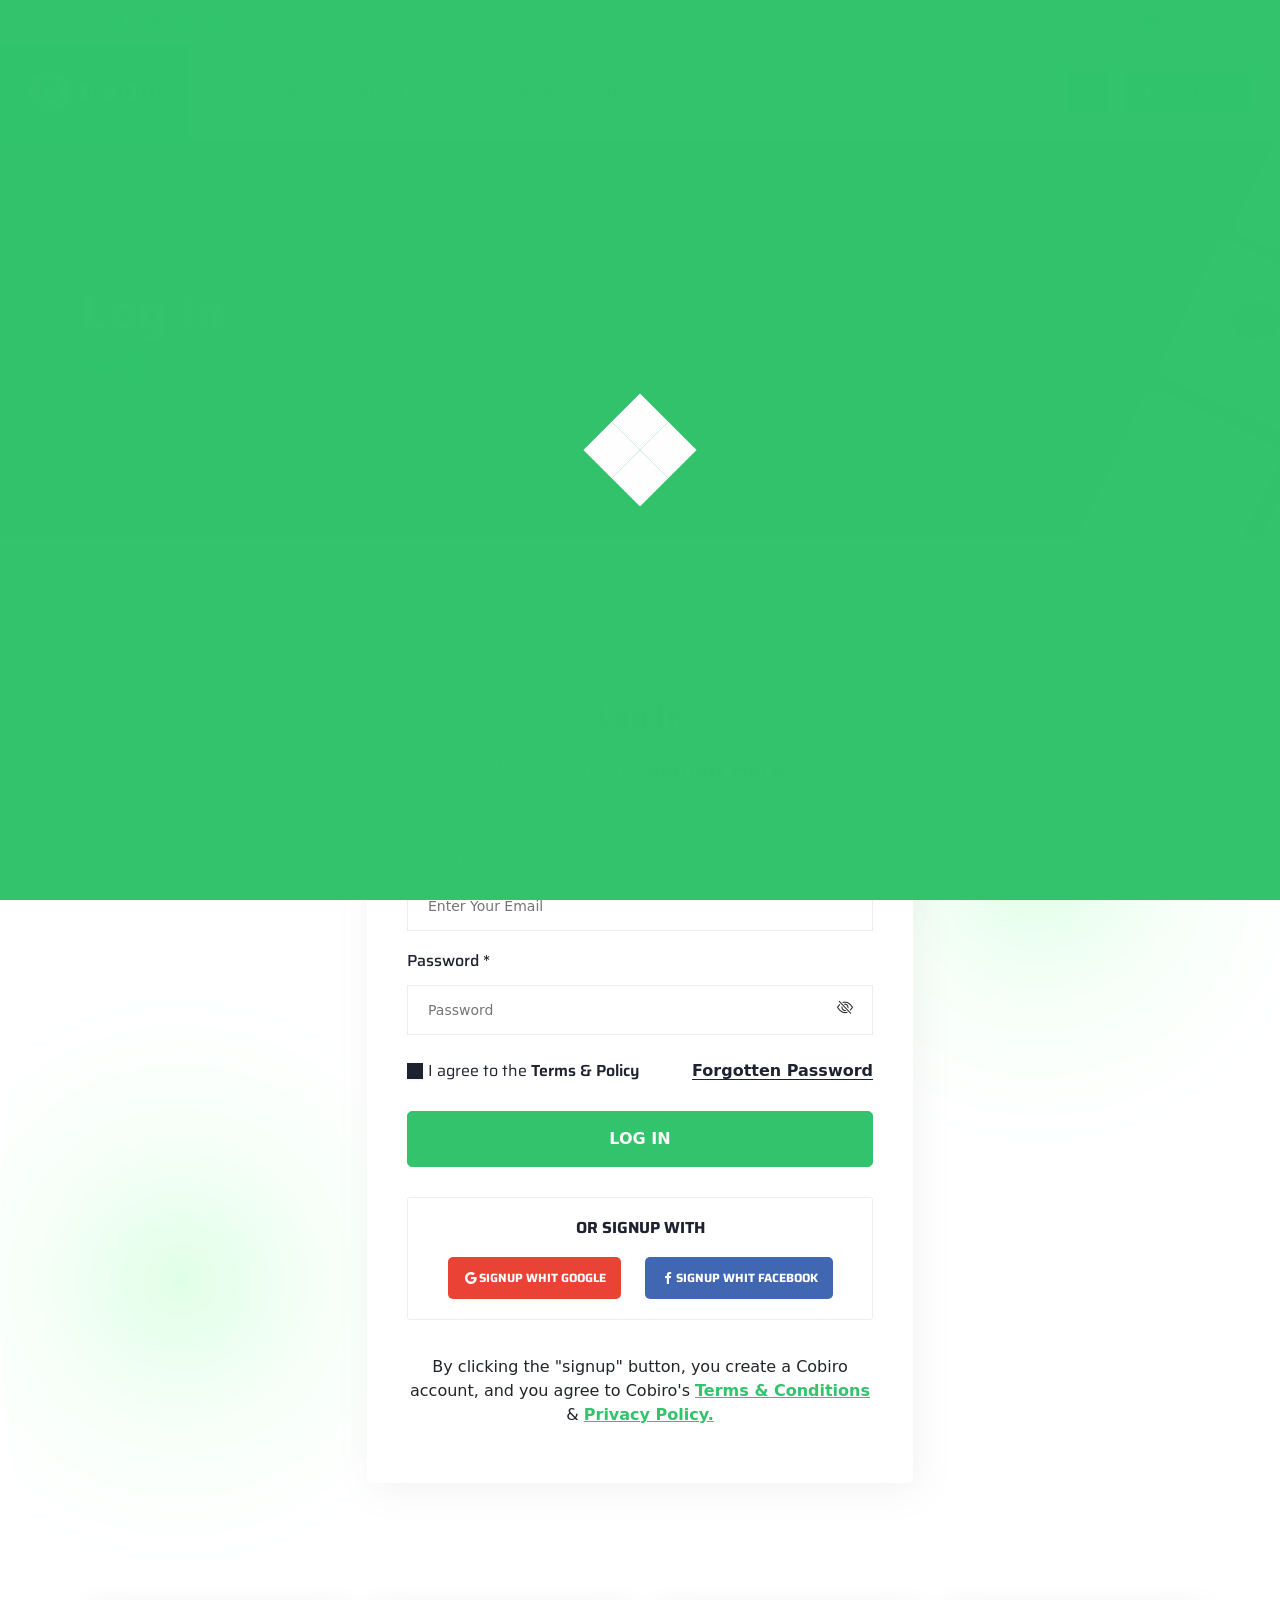
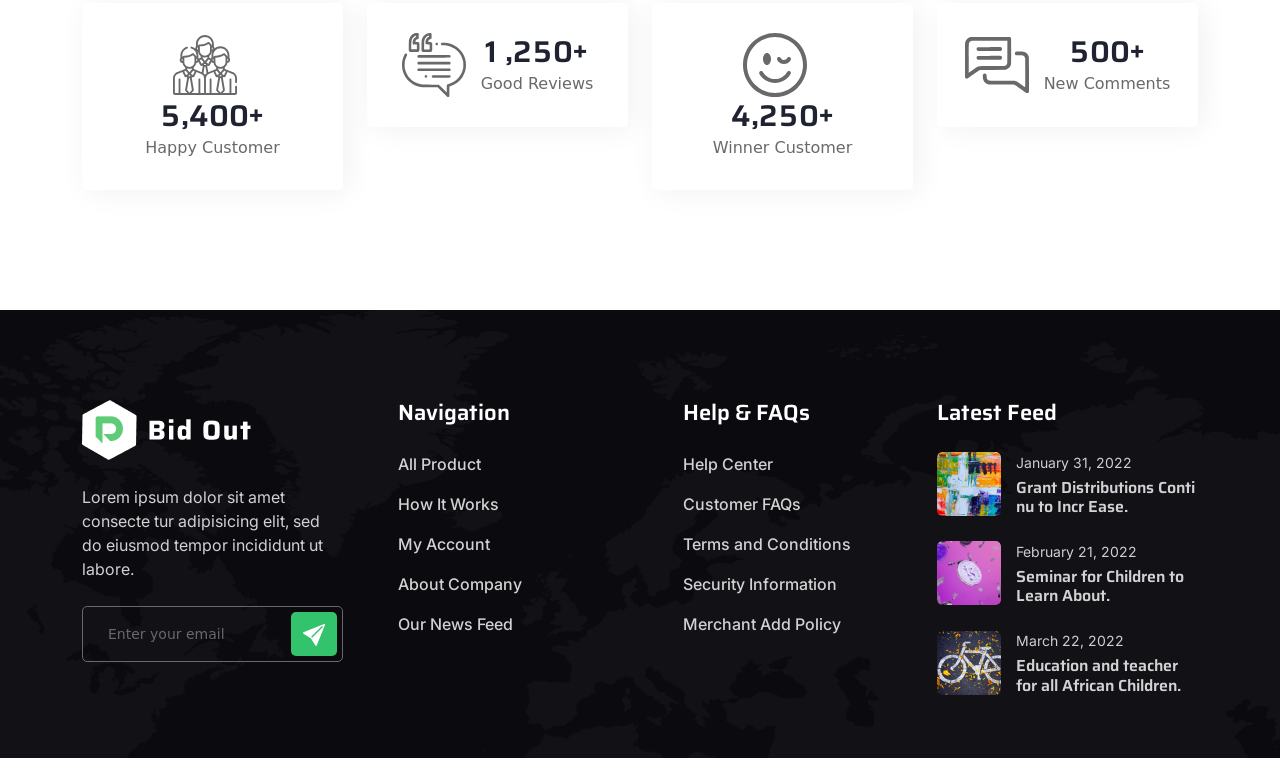
<file: Raw-HTML/login.html>
<!DOCTYPE html>
<html lang="en">

    <head>
        <meta charset="UTF-8">
        <meta http-equiv="X-UA-Compatible" content="IE=edge">
        <meta name="viewport" content="width=device-width, initial-scale=1.0">
        <title>Bidout - Auction and Bidding HTML Template</title>
        <link rel="icon" href="assets/images/bg/sm-logo.png" type="image/gif" sizes="20x20">
    
        <link rel="stylesheet" href="assets/css/animate.css">
        <!-- css file link -->
        <link rel="stylesheet" href="assets/css/all.css">
    
        <!-- bootstrap 5 -->
        <link rel="stylesheet" href="assets/css/bootstrap.min.css">
    
        <!-- box-icon -->
        <link rel="stylesheet" href="assets/css/boxicons.min.css">
    
        <!-- bootstrap icon -->
        <link rel="stylesheet" href="assets/css/bootstrap-icons.css">
    
        <!-- jquery ui -->
        <link rel="stylesheet" href="assets/css/jquery-ui.css">
    
        <!-- swiper-slide -->
        <link rel="stylesheet" href="assets/css/swiper-bundle.min.css">

         <!-- slick-slide -->
         <link rel="stylesheet" href="assets/css/slick-theme.css">
         <link rel="stylesheet" href="assets/css/slick.css">
    
        <!-- select 2 -->
        <link rel="stylesheet" href="assets/css/nice-select.css">
    
        <!-- animate css -->
        <link rel="stylesheet" href="assets/css/magnific-popup.css">
    
        <!-- odometer css -->
        <link rel="stylesheet" href="assets/css/odometer.css">
    
        <!-- style css -->
        <link rel="stylesheet" href="assets/css/style.css">
    </head>

<body>
    <!-- preloader -->
    <div class="preloader">
        <div class="loader">
            <span></span>
            <span></span>
            <span></span>
            <span></span>
        </div>
    </div>

    <!-- scroll-btn -->
    <!-- <div class="scroll-btn">
        <i class='bx bxs-up-arrow-circle'></i>
    </div> -->

    <!-- search area -->
    <div class="mobile-search">
        <div class="container">
            <div class="row d-flex justify-content-center">
                <div class="col-md-11">
                    <label>What are you lookking for?</label>
                    <input type="text" placeholder="Search Products, Category, Brand">
                </div>
                <div class="col-1 d-flex justify-content-end align-items-center">
                    <div class="search-cross-btn">
                        <i class="bi bi-x"></i>
                    </div>
                </div>
            </div>
        </div>
    </div>

    <!-- ========== topbar ============= -->
    <div class="topbar">
        <div class="topbar-left d-flex flex-row align-items-center">
            <h6>Follow Us</h6>
            <ul class="topbar-social-list gap-2">
                <li><a href="https://www.facebook.com/"><i class='bx bxl-facebook'></i></a></li>
                <li><a href="https://www.twitter.com/"><i class='bx bxl-twitter'></i></a></li>
                <li><a href="https://www.instagram.com/"><i class='bx bxl-instagram'></i></a></li>
                <li><a href="https://www.pinterest.com/"><i class='bx bxl-pinterest-alt'></i></a></li>
            </ul>
        </div>
        <div class="email-area">
            <h6>Email: <a href="mailto:contact@example.com">contact@example.com</a></h6>
        </div>
        <div class="topbar-right">
            <ul class="topbar-right-list">
                <li><span>Language</span><img src="assets/images/icons/flag-eng.png" alt="image">
                    <ul class="topbar-sublist">
                        <li><span>Germeny</span><img src="assets/images/icons/flag-germeny.svg" alt="image"></li>
                        <li> <span>French</span><img src="assets/images/icons/flag-french.svg" alt="image"></li>
                        <li><span>Bengali</span><img src="assets/images/icons/flag-bangla.svg" alt="image"></li>
                    </ul>
                </li>
                 <li>Currency
                   <ul class="topbar-sublist">
                        <li><a href="login.html"><i class="bi bi-currency-dollar"></i>Usd</a></li>
                        <li><a href="register.html"><i class="bi bi-currency-euro"></i>Euro</a></li>
                        <li><a href="register.html"><i class="bi bi-currency-pound"></i>Pound</a></li>
                    </ul>
                </li>
            </ul>
        </div>
    </div>

    <!-- ========== header============= -->

    <header class="header-area style-1">
        <div class="header-logo">
            <a href="index.html"><img alt="image" src="assets/images/bg/header-logo.png" ></a>
        </div>
        <div class="main-menu">
            <div class="mobile-logo-area d-lg-none d-flex justify-content-between align-items-center">
                <div class="mobile-logo-wrap ">
                    <a href="index.html"><img alt="image" src="assets/images/bg/header-logo.png" ></a>

                </div>
                <div class="menu-close-btn">
                    <i class="bi bi-x-lg"></i>
                </div>
            </div>
            <ul class="menu-list">
                <li class="menu-item-has-children">
                    <a href="#" class="drop-down">Home</a><i class='bx bx-plus dropdown-icon'></i>
                    <ul class="submenu">
                        <li><a href="index.html">Home 1</a></li>
                        <li><a href="index2.html">Home 2</a></li>
                        <li><a href="index3.html">Home 3</a></li>
                    </ul>
                </li>
                <li>
                    <a href="about.html">About Us</a>
                </li>
                <li>
                    <a href="how-works.html">How It Works</a>
                </li>
                <li>
                    <a href="live-auction.html">Browse Product</a>
                </li>
                <li class="menu-item-has-children">
                    <a href="#">News</a><i class='bx bx-plus dropdown-icon'></i>
                    <ul class="submenu">
                        <li><a href="blog.html">Blog</a></li>
                        <li><a href="blog-details.html">Blog Details</a></li>
                    </ul>
                </li>
                <li class="menu-item-has-children">
                    <a href="#" class="drop-down">Pages</a><i class='bx bx-plus dropdown-icon'></i>
                    <ul class="submenu">
                        <li><a href="auction-details.html">Auction Details</a></li>
                        <li><a href="faq.html">Faq</a></li>
                        <li><a href="dashboard.html">Dashboard</a></li>
                        <li><a href="login.html">Login</a></li>
                        <li><a href="signup.html">Sign Up</a></li>
                        <li><a href="404.html">404</a></li>
                    </ul>
                </li>
                <li><a href="contact.html">Contact</a></li>
            </ul>
            <!-- mobile-search-area -->
            <div class="d-lg-none d-block">
                <form class="mobile-menu-form">
                    <div class="input-with-btn d-flex flex-column">
                        <input type="text" placeholder="Search here...">
                        <button type="submit" class="eg-btn btn--primary btn--sm">Search</button>
                    </div>
                </form>

            </div>
        </div>
        <div class="nav-right d-flex align-items-center">
            <div class="hotline d-xxl-flex d-none">
                <div class="hotline-icon">
                    <img alt="image" src="assets/images/icons/header-phone.svg" >
                </div>
                <div class="hotline-info">
                    <span>Click To Call</span>
                    <h6><a href="tel:347-274-8816">+347-274-8816</a></h6>
                </div>
            </div>
            <div class="search-btn">
                <i class="bi bi-search"></i>
            </div>
             <div class="eg-btn btn--primary header-btn">
                <a href="dashboard.html">My Account</a>
            </div>
            <div class="mobile-menu-btn d-lg-none d-block">
                <i class='bx bx-menu'></i>
            </div>
        </div>
    </header>

    <!-- ========== header end============= -->

    <!-- ========== inner-page-banner start ============= -->

    <div class="inner-banner">
        <div class="container">
            <h2 class="inner-banner-title wow fadeInLeft" data-wow-duration="1.5s" data-wow-delay=".2s">Log In</h2>
            <nav aria-label="breadcrumb">
                <ol class="breadcrumb">
                  <li class="breadcrumb-item"><a href="index.html">Home</a></li>
                  <li class="breadcrumb-item active" aria-current="page">Log In</li>
                </ol>
              </nav>
        </div>
    </div>

    <!-- ========== inner-page-banner end ============= -->

    <div class="login-section pt-120 pb-120">
        <img alt="imges" src="assets/images/bg/section-bg.png" class="img-fluid section-bg-top" >
        <img alt="imges" src="assets/images/bg/section-bg.png" class="img-fluid section-bg-bottom" >
        <div class="container">
            <div class="row d-flex justify-content-center g-4">
                <div class="col-xl-6 col-lg-8 col-md-10">
                    <div class="form-wrapper wow fadeInUp" data-wow-duration="1.5s" data-wow-delay=".2s">
                        <div class="form-title">
                            <h3>Log In</h3>
                            <p>New Member? <a href="signup.html">signup here</a></p>
                        </div>
                        <form class="w-100">
                            <div class="row">
                                <div class="col-12">
                                    <div class="form-inner">
                                        <label>Enter Your Email *</label>
                                        <input type="email" placeholder="Enter Your Email">
                                    </div>
                                </div>
                                <div class="col-12">
                                    <div class="form-inner">
                                        <label>Password *</label>
                                        <input type="password" name="password" id="password" placeholder="Password"/>
                                        <i class="bi bi-eye-slash" id="togglePassword"></i>
                                    </div>
                                </div>
                                <div class="col-12">
                                    <div class="form-agreement form-inner d-flex justify-content-between flex-wrap">
                                        <div class="form-group">
                                            <input type="checkbox" id="html">
                                            <label for="html">I agree to the <a href="#">Terms & Policy</a></label>
                                        </div>
                                        <a href="#" class="forgot-pass">Forgotten Password</a>
                                    </div>
                                </div>
                            </div>
                            <button class="account-btn">Log in</button>
                        </form>
                        <div class="alternate-signup-box">
                            <h6>or signup WITH</h6>
                            <div class="btn-group gap-4">
                                <a href="" class="eg-btn google-btn d-flex align-items-center"><i class='bx bxl-google'></i><span>signup whit google</span></a>
                                <a href="" class="eg-btn facebook-btn d-flex align-items-center"><i class='bx bxl-facebook' ></i>signup whit facebook</a>
                            </div>
                        </div>
                        <div class="form-poicy-area">
                            <p>By clicking the "signup" button, you create a Cobiro account, and you agree to Cobiro's <a href="#">Terms & Conditions</a> & <a href="#">Privacy Policy.</a></p>
                        </div>
                    </div>
                </div>
            </div>
        </div>
    </div>
    
    <!-- ===============  Hero area end=============== -->

    <!-- =============== counter-section end =============== -->
    
    <div class="about-us-counter pb-120">
        <div class="container">
            <div class="row g-4 d-flex justify-content-center">
                <div class="col-xl-3 col-lg-4 col-md-6 col-sm-10 col-10">
                    <div class="counter-single text-center d-flex flex-row hover-border1 wow fadeInDown" data-wow-duration="1.5s" data-wow-delay=".2s">
                        <div class="counter-icon"> <img alt="imges" src="assets/images/icons/employee.svg"> </div>
                        <div class="coundown d-flex flex-column">
                            <h3 class="odometer" data-odometer-final="5400">&nbsp;</h3>
                            <p>Happy Customer</p>
                        </div>
                    </div>
                </div>
                <div class="col-xl-3 col-lg-4 col-md-6 col-sm-10 col-10">
                    <div class="counter-single text-center d-flex flex-row hover-border1 wow fadeInDown" data-wow-duration="1.5s" data-wow-delay=".4s">
                      <div class="counter-icon"> <img alt="imges" src="assets/images/icons/review.svg"> </div>
                      <div class="coundown d-flex flex-column">
                          <h3 class="odometer" data-odometer-final="1250">&nbsp;</h3>
                          <p>Good Reviews</p>
                      </div>
                  </div>
                </div>
                <div class="col-xl-3 col-lg-4 col-md-6 col-sm-10 col-10">
                    <div class="counter-single text-center d-flex flex-row hover-border1 wow fadeInDown" data-wow-duration="1.5s" data-wow-delay=".6s">
                      <div class="counter-icon"> <img alt="imges" src="assets/images/icons/smily.svg"> </div>
                      <div class="coundown d-flex flex-column">
                          <h3 class="odometer" data-odometer-final="4250">&nbsp;</h3>
                          <p>Winner Customer</p>
                      </div>
                  </div>
                </div>
                <div class="col-xl-3 col-lg-4 col-md-6 col-sm-10 col-10">
                    <div class="counter-single text-center d-flex flex-row hover-border1 wow fadeInDown" data-wow-duration="1.5s" data-wow-delay=".8s">
                      <div class="counter-icon"> <img alt="imges" src="assets/images/icons/comment.svg"> </div>
                      <div class="coundown d-flex flex-column">
                          <h3 class="odometer" data-odometer-final="500">&nbsp;</h3>
                          <p>New Comments</p>
                      </div>
                  </div>
                </div>
            </div>
        </div>
    </div> 


  <!-- About-us-counter section End -->

    <!-- =============== counter-section end =============== -->

    <!-- =============== Footer-action-section start =============== -->

    <footer>
        <div class="footer-top">
            <div class="container">
                <div class="row gy-5">
                    <div class="col-lg-3 col-md-6">
                        <div class="footer-item">
                            <a href="index.html"><img alt="imges" src="assets/images/bg/footer-logo.png" ></a>
                            <p>Lorem ipsum dolor sit amet consecte tur adipisicing elit, sed do eiusmod tempor
                                incididunt ut labore.</p>
                            <form>
                                <div class="input-with-btn d-flex jusify-content-start align-items-strech">
                                    <input type="text" placeholder="Enter your email">
                                    <button type="submit"><img alt="imges" src="assets/images/icons/send-icon.svg" ></button>
                                </div>
                            </form>
                        </div>
                    </div>
                    <div class="col-lg-3 col-md-6 d-flex justify-content-lg-center">
                        <div class="footer-item">
                            <h5>Navigation</h5>
                            <ul class="footer-list">
                                <li><a href="live-auction.html">All Product</a></li>
                                <li><a href="how-works.html">How It Works</a></li>
                                <li><a href="login.html">My Account</a></li>
                                <li><a href="about.html">About Company</a></li>
                                <li><a href="blog.html">Our News Feed</a></li>
                            </ul>
                        </div>
                    </div>
                    <div class="col-lg-3 col-md-6 d-flex justify-content-lg-center">
                        <div class="footer-item">
                            <h5>Help & FAQs</h5>
                            <ul class="footer-list">
                                <li><a href="product.html">Help Center</a></li>
                                <li><a href="faq.html">Customer FAQs</a></li>
                                <li><a href="login.html">Terms and Conditions</a></li>
                                <li><a href="about.html">Security Information</a></li>
                                <li><a href="blog.html">Merchant Add Policy</a></li>
                            </ul>
                        </div>
                    </div>
                    <div class="col-lg-3 col-md-6">
                        <div class="footer-item">
                            <h5>Latest Feed</h5>
                            <ul class="recent-feed-list">
                                <li class="single-feed">
                                    <div class="feed-img">
                                        <a href="blog-details.html"><img alt="imges" src="assets/images/blog/recent-feed1.png"
                                                ></a>
                                    </div>
                                    <div class="feed-content">
                                        <span>January 31, 2022</span>
                                        <h6><a href="blog-details.html">Grant Distributions Conti nu to Incr Ease.</a>
                                        </h6>
                                    </div>
                                </li>
                                <li class="single-feed">
                                    <div class="feed-img">
                                        <a href="blog-details.html"><img alt="imges" src="assets/images/blog/recent-feed2.png"
                                                ></a>
                                    </div>
                                    <div class="feed-content">
                                        <span>February 21, 2022</span>
                                        <h6><a href="blog-details.html">Seminar for Children to Learn About.</a></h6>
                                    </div>
                                </li>
                                <li class="single-feed">
                                    <div class="feed-img">
                                        <a href="blog-details.html"><img alt="imges" src="assets/images/blog/recent-feed3.png"
                                                ></a>
                                    </div>
                                    <div class="feed-content">
                                        <span>March 22, 2022</span>
                                        <h6><a href="blog-details.html">Education and teacher for all African
                                                Children.</a></h6>
                                    </div>
                                </li>
                            </ul>
                        </div>

                    </div>
                </div>
            </div>
        </div>
        <div class="footer-bottom">
            <div class="container">
                <div class="row d-flex align-items-center g-4">
                    <div class="col-lg-6 d-flex justify-content-lg-start justify-content-center">
                        <p>Copyright 2022 <a href="#">Bid Out</a> | Design By <a
                                href="https://www.egenslab.com/"
                                class="egns-lab">Egens Lab</a></p>
                    </div>
                    <div
                        class="col-lg-6 d-flex justify-content-lg-end justify-content-center align-items-center flex-sm-nowrap flex-wrap">
                        <p class="d-sm-flex d-none">We Accepts:</p>
                        <ul class="footer-logo-list">
                            <li><a href="#"><img alt="imges" src="assets/images/bg/footer-pay1.png" ></a></li>
                            <li><a href="#"><img alt="imges" src="assets/images/bg/footer-pay2.png" ></a></li>
                            <li><a href="#"><img alt="imges" src="assets/images/bg/footer-pay3.png" ></a></li>
                            <li><a href="#"><img alt="imges" src="assets/images/bg/footer-pay4.png" ></a></li>
                            <li><a href="#"><img alt="imges" src="assets/images/bg/footer-pay5.png" ></a></li>
                        </ul>
                    </div>
                </div>
            </div>
        </div>
    </footer>

    <!-- =============== Footer-action-section end =============== -->

    <!-- js file link -->
    <script src="assets/js/jquery-3.6.0.min.js"></script>
    <script src="assets/js/jquery-ui.js"></script>
    <script src="assets/js/bootstrap.bundle.min.js"></script>
    <script src="assets/js/wow.min.js"></script>
    <script src="assets/js/swiper-bundle.min.js"></script>
    <script src="assets/js/slick.js"></script>
    <script src="assets/js/jquery.nice-select.js"></script>
    <script src="assets/js/odometer.min.js"></script>
    <script src="assets/js/viewport.jquery.js"></script>
    <script src="assets/js/jquery.magnific-popup.min.js"></script>
    <script src="assets/js/main.js"></script>

</body>

</html>
</file>
<file: Raw-HTML/assets/css/nice-select.css>
.nice-select {
  -webkit-tap-highlight-color: transparent;
  background-color: #fff;
  border-radius: 5px;
  border: solid 1px #e8e8e8;
  box-sizing: border-box;
  clear: both;
  cursor: pointer;
  display: block;
  float: left;
  font-family: inherit;
  font-size: 14px;
  font-weight: normal;
  height: 42px;
  line-height: 40px;
  outline: none;
  padding-left: 18px;
  padding-right: 30px;
  position: relative;
  text-align: left !important;
  -webkit-transition: all 0.2s ease-in-out;
  transition: all 0.2s ease-in-out;
  -webkit-user-select: none;
     -moz-user-select: none;
      -ms-user-select: none;
          user-select: none;
  white-space: nowrap;
  width: auto; }
  .nice-select:hover {
    border-color: #dbdbdb; }
  .nice-select:active, .nice-select.open, .nice-select:focus {
    border-color: #999; }
  .nice-select:after {
    border-bottom: 2px solid #999;
    border-right: 2px solid #999;
    content: '';
    display: block;
    height: 5px;
    margin-top: -4px;
    pointer-events: none;
    position: absolute;
    right: 12px;
    top: 50%;
    -webkit-transform-origin: 66% 66%;
        -ms-transform-origin: 66% 66%;
            transform-origin: 66% 66%;
    -webkit-transform: rotate(45deg);
        -ms-transform: rotate(45deg);
            transform: rotate(45deg);
    -webkit-transition: all 0.15s ease-in-out;
    transition: all 0.15s ease-in-out;
    width: 5px; }
  .nice-select.open:after {
    -webkit-transform: rotate(-135deg);
        -ms-transform: rotate(-135deg);
            transform: rotate(-135deg); }
  .nice-select.open .list {
    opacity: 1;
    pointer-events: auto;
    -webkit-transform: scale(1) translateY(0);
        -ms-transform: scale(1) translateY(0);
            transform: scale(1) translateY(0); }
  .nice-select.disabled {
    border-color: #ededed;
    color: #999;
    pointer-events: none; }
    .nice-select.disabled:after {
      border-color: #cccccc; }
  .nice-select.wide {
    width: 100%; }
    .nice-select.wide .list {
      left: 0 !important;
      right: 0 !important; }
  .nice-select.right {
    float: right; }
    .nice-select.right .list {
      left: auto;
      right: 0; }
  .nice-select.small {
    font-size: 12px;
    height: 36px;
    line-height: 34px; }
    .nice-select.small:after {
      height: 4px;
      width: 4px; }
    .nice-select.small .option {
      line-height: 34px;
      min-height: 34px; }
  .nice-select .list {
    background-color: #fff;
    border-radius: 5px;
    box-shadow: 0 0 0 1px rgba(68, 68, 68, 0.11);
    box-sizing: border-box;
    margin-top: 4px;
    opacity: 0;
    overflow: hidden;
    padding: 0;
    pointer-events: none;
    position: absolute;
    top: 100%;
    left: 0;
    -webkit-transform-origin: 50% 0;
        -ms-transform-origin: 50% 0;
            transform-origin: 50% 0;
    -webkit-transform: scale(0.75) translateY(-21px);
        -ms-transform: scale(0.75) translateY(-21px);
            transform: scale(0.75) translateY(-21px);
    -webkit-transition: all 0.2s cubic-bezier(0.5, 0, 0, 1.25), opacity 0.15s ease-out;
    transition: all 0.2s cubic-bezier(0.5, 0, 0, 1.25), opacity 0.15s ease-out;
    z-index: 9; }
    .nice-select .list:hover .option:not(:hover) {
      background-color: transparent !important; }
  .nice-select .option {
    cursor: pointer;
    font-weight: 400;
    line-height: 40px;
    list-style: none;
    min-height: 40px;
    outline: none;
    padding-left: 18px;
    padding-right: 29px;
    text-align: left;
    -webkit-transition: all 0.2s;
    transition: all 0.2s; }
    .nice-select .option:hover, .nice-select .option.focus, .nice-select .option.selected.focus {
      background-color: #f6f6f6; }
    .nice-select .option.selected {
      font-weight: bold; }
    .nice-select .option.disabled {
      background-color: transparent;
      color: #999;
      cursor: default; }

.no-csspointerevents .nice-select .list {
  display: none; }

.no-csspointerevents .nice-select.open .list {
  display: block; }
</file>
<file: Raw-HTML/assets/css/odometer.css>
.odometer.odometer-auto-theme, .odometer.odometer-theme-default {
  display: inline-block;
  vertical-align: middle;
  position: relative;
}
.odometer.odometer-auto-theme .odometer-digit, .odometer.odometer-theme-default .odometer-digit {
  display: inline-block;
  vertical-align: middle;
  position: relative;
}
.odometer.odometer-auto-theme .odometer-digit .odometer-digit-spacer, .odometer.odometer-theme-default .odometer-digit .odometer-digit-spacer {
  display: inline-block;
  vertical-align: middle;
  visibility: hidden;
}
.odometer.odometer-auto-theme .odometer-digit .odometer-digit-inner, .odometer.odometer-theme-default .odometer-digit .odometer-digit-inner {
  text-align: left;
  display: block;
  position: absolute;
  top: 0;
  left: 0;
  right: 0;
  bottom: 0;
  overflow: hidden;
}
.odometer.odometer-auto-theme .odometer-digit .odometer-ribbon, .odometer.odometer-theme-default .odometer-digit .odometer-ribbon {
  display: block;
}
.odometer.odometer-auto-theme .odometer-digit .odometer-ribbon-inner, .odometer.odometer-theme-default .odometer-digit .odometer-ribbon-inner {
  display: block;
  -webkit-backface-visibility: hidden;
}
.odometer.odometer-auto-theme .odometer-digit .odometer-value, .odometer.odometer-theme-default .odometer-digit .odometer-value {
  display: block;
  -webkit-transform: translateZ(0);
}
.odometer.odometer-auto-theme .odometer-digit .odometer-value.odometer-last-value, .odometer.odometer-theme-default .odometer-digit .odometer-value.odometer-last-value {
  position: absolute;
}
.odometer.odometer-auto-theme.odometer-animating-up .odometer-ribbon-inner, .odometer.odometer-theme-default.odometer-animating-up .odometer-ribbon-inner {
  -webkit-transition: -webkit-transform 2s;
  -moz-transition: -moz-transform 2s;
  -ms-transition: -ms-transform 2s;
  -o-transition: -o-transform 2s;
  transition: transform 2s;
}
.odometer.odometer-auto-theme.odometer-animating-up.odometer-animating .odometer-ribbon-inner, .odometer.odometer-theme-default.odometer-animating-up.odometer-animating .odometer-ribbon-inner {
  -webkit-transform: translateY(-100%);
  -moz-transform: translateY(-100%);
  -ms-transform: translateY(-100%);
  -o-transform: translateY(-100%);
  transform: translateY(-100%);
}
.odometer.odometer-auto-theme.odometer-animating-down .odometer-ribbon-inner, .odometer.odometer-theme-default.odometer-animating-down .odometer-ribbon-inner {
  -webkit-transform: translateY(-100%);
  -moz-transform: translateY(-100%);
  -ms-transform: translateY(-100%);
  -o-transform: translateY(-100%);
  transform: translateY(-100%);
}
.odometer.odometer-auto-theme.odometer-animating-down.odometer-animating .odometer-ribbon-inner, .odometer.odometer-theme-default.odometer-animating-down.odometer-animating .odometer-ribbon-inner {
  -webkit-transition: -webkit-transform 2s;
  -moz-transition: -moz-transform 2s;
  -ms-transition: -ms-transform 2s;
  -o-transition: -o-transform 2s;
  transition: transform 2s;
  -webkit-transform: translateY(0);
  -moz-transform: translateY(0);
  -ms-transform: translateY(0);
  -o-transform: translateY(0);
  transform: translateY(0);
}

.odometer.odometer-auto-theme, .odometer.odometer-theme-default {
/*  font-family: "Helvetica Neue", sans-serif;*/
  /*line-height: 1.1em;*/
}
.odometer.odometer-auto-theme .odometer-value, .odometer.odometer-theme-default .odometer-value {
  text-align: center;
}
</file>
<file: Raw-HTML/assets/css/style.css>
/*
Template Name: Bidout HTML Template for LTL Version
*/
/*================================================
1. Global CSS
2. Mixins Css
3. Preloader
4. Topbar Css
5. Banner Area CSS
6. Category Area CSS
7. Live Auction CSS
8. Featured CSS
9. Comming assets CSS
10. Hot collection
11. Top author
12. Blog section
13. testimonial section 
11. Home Two Menu CSS
12. Home Two Hero CSS 
13. Home Two About CSS
14. Home Two Knowledge Box CSS
15. Home Two Support Fourm CSS
16. Home Two Documentation CSS
17. Home Two Blog Area CSS
18. Home Two Footer CSS
19. Home two Newsletter CSS
20. Home Two Testimonial CSS
21. FAQ Page CSS
22. signup Page CSS
23. Login Page CSS
24. Blog Grid Page CSS
25. Blog Sidebar Page CSS
26. 404 Page CSS
27. Contact Page CSS
28. Blog Details Page CSS
29. Topic Page CSS
30. Ask A Qsn page CSS
31. Topic Details page CSS
32. Forum Qsn Page CSS
33. Documents Page CSS

================================================*/
@import url("https://fonts.googleapis.com/css2?family=Inter:wght@300;400;500;600;700;800;900&family=Saira:ital,wght@0,300;0,500;0,600;0,700;0,800;0,900;1,300;1,400;1,500;1,600&display=swap");
h1,
h2,
h3,
h4,
h5,
h6 {
  font-family: "Saira", sans-serif;
}

body {
  margin: 0;
  padding: 0;
  scroll-behavior: smooth;
}

a {
  color: unset;
  text-decoration: none;
}

a:focus {
  outline: 0 solid;
}

a:hover {
  text-decoration: none;
  color: unset;
}

input:focus,
textarea:focus,
button:focus {
  outline: none;
}

ul {
  list-style: none;
}

i.bx {
  vertical-align: middle;
}

/*================================================
2. Mixins Css
=================================================*/
.pt-120 {
  padding-top: 120px;
}

@media (min-width: 992px) and (max-width: 1199px) {
  .pt-120 {
    padding-top: 90px;
  }
}

@media (max-width: 991px) {
  .pt-120 {
    padding-top: 80px;
  }
}

.pb-120 {
  padding-bottom: 120px;
}

@media (min-width: 992px) and (max-width: 1199px) {
  .pb-120 {
    padding-bottom: 90px;
  }
}

@media (max-width: 991px) {
  .pb-120 {
    padding-bottom: 80px;
  }
}

@media (max-width: 767px) {
  .pb-120 {
    padding-bottom: 60px;
  }
}

.pt-80 {
  padding-top: 80px;
}

.pb-80 {
  padding-bottom: 80px;
}

.pb-60 {
  padding-bottom: 60px;
}

.mb-60 {
  margin-bottom: 60px;
}

.mb-50 {
  margin-bottom: 50px;
}

.mb-45 {
  margin-bottom: 45px;
}

.mb-30 {
  margin-bottom: 30px;
}

.swiper-fix {
  margin: -12px;
  padding: 12px;
}

.para {
  font-size: 16px;
  font-weight: 400;
  color: #696969;
  font-family: "Inter", sans-serif;
  line-height: 28px;
}

.eg-card {
  border-radius: 5px;
  border: 1px solid #EEEEEE;
  position: relative;
  display: flex;
  flex-direction: column;
  min-width: 0;
  word-wrap: break-word;
  background-color: #fff;
  background-clip: border-box;
}

.eg-btn {
  border-radius: 5px;
  text-align: center;
  display: inline-block;
  text-decoration: none;
  transition: all 0.4s ease;
  text-transform: capitalize;
  font-family: "Saira", sans-serif;
}

.btn--primary {
  background: #1F2230;
  color: #fff;
  position: relative;
  z-index: 1;
  white-space: nowrap;
}

.btn--primary::before {
  width: 100%;
  height: 100%;
  content: '';
  margin: auto;
  position: absolute;
  top: 0%;
  left: 0%;
  background: #32c36c;
  transition: all .52s;
  z-index: -1;
  border-radius: 5px;
}

.btn--primary::after {
  width: 100%;
  height: 100%;
  content: '';
  margin: auto;
  position: absolute;
  top: 0%;
  left: 0%;
  background: #32c36c;
  transition: all .52s;
  z-index: -1;
  border-radius: 5px;
}

.btn--primary:hover {
  color: #fff;
}

.btn--primary:hover::before {
  transform: rotateX(90deg);
}

.btn--primary:hover::after {
  transform: rotateY(90deg);
}

.btn--primary2 {
  background: #1F2230;
  color: #fff;
  position: relative;
  z-index: 1;
  white-space: nowrap;
  border-radius: 100px;
}

.btn--primary2::before {
  width: 100%;
  height: 100%;
  content: '';
  margin: auto;
  position: absolute;
  top: 0%;
  left: 0%;
  background: #f9395f;
  transition: all .52s;
  z-index: -1;
  border-radius: 100px;
}

.btn--primary2::after {
  width: 100%;
  height: 100%;
  content: '';
  margin: auto;
  position: absolute;
  top: 0%;
  left: 0%;
  background: #f9395f;
  transition: all .52s;
  z-index: -1;
  border-radius: 100px;
}

.btn--primary2:hover {
  color: #fff;
}

.btn--primary2:hover::before {
  transform: rotateX(90deg);
}

.btn--primary2:hover::after {
  transform: rotateY(90deg);
}

.btn--primary3 {
  background: #1F2230;
  color: #fff;
  position: relative;
  z-index: 1;
  white-space: nowrap;
  border-radius: 100px;
}

.btn--primary3::before {
  width: 100%;
  height: 100%;
  content: '';
  margin: auto;
  position: absolute;
  top: 0%;
  left: 0%;
  background: #029e7c;
  transition: all .52s;
  z-index: -1;
  border-radius: 100px;
}

.btn--primary3::after {
  width: 100%;
  height: 100%;
  content: '';
  margin: auto;
  position: absolute;
  top: 0%;
  left: 0%;
  background: #029e7c;
  transition: all .52s;
  z-index: -1;
  border-radius: 100px;
}

.btn--primary3:hover {
  color: #fff;
}

.btn--primary3:hover::before {
  transform: rotateX(90deg);
}

.btn--primary3:hover::after {
  transform: rotateY(90deg);
}

.btn--primary3-outline {
  border: 1px solid #029e7c;
  color: #029e7c;
  white-space: nowrap;
  transition: all 0.52s ease;
}

.btn--primary3-outline:hover {
  background: #029e7c;
  color: #fff;
}

.btn--lg {
  font-size: 16px;
  font-weight: 600;
  text-transform: uppercase;
  padding: 17px 32px;
}

@media (max-width: 767px) {
  .btn--lg {
    padding: 12px 27px;
  }
}

.btn--md {
  padding: 14px 45px;
  font-size: 16px;
  font-weight: 700;
}

@media (max-width: 767px) {
  .btn--md {
    padding: 10px 40px;
  }
}

.btn--sm {
  font-size: 16px;
  font-weight: 600;
  padding: 5px 12px;
}

.header-btn {
  background-color: #32c36c;
  color: #fff;
  font-size: 16px;
  font-weight: 600;
  font-family: "Saira", sans-serif;
  padding: 9px 20px;
}

.action-btn {
  min-width: 26px;
  height: 26px;
  line-height: 0px;
  border: none;
  outline: none;
}

.action-btn.red {
  background: #f9395f;
}

.action-btn.green {
  background: #32c36c;
}

.section-title1 {
  text-align: center;
  margin-bottom: 60px;
}

.section-title1 h2 {
  font-size: 2.5rem;
  font-weight: 600;
  color: #1F2230;
  margin-top: -5px;
}

.section-title1 p {
  font-size: 16px;
  font-weight: 400;
  font-family: "Inter", sans-serif;
  color: #696969;
}

.section-title2 {
  text-align: center;
}

.section-title2 h2 {
  font-size: 2.5rem;
  font-weight: 600;
  color: #1F2230;
  margin-top: -5px;
}

.section-title2 p {
  font-size: 16px;
  font-weight: 400;
  font-family: "Inter", sans-serif;
  color: #696969;
}

.section-title4 {
  text-align: center;
  margin-bottom: 60px;
}

.section-title4 h2 {
  font-size: 2.5rem;
  font-weight: 600;
  color: #1F2230;
  margin-top: -5px;
  position: relative;
  display: inline-block;
}

@media (max-width: 767px) {
  .section-title4 h2 {
    font-size: 2.1rem;
  }
}

.section-title4 h2::before {
  content: url("../images/icons/sec-arro1.svg");
  position: absolute;
  top: -5px;
  left: -55px;
}

@media (max-width: 767px) {
  .section-title4 h2::before {
    left: -45px;
  }
}

.section-title4 h2::after {
  content: url("../images/icons/sec-arro2.svg");
  position: absolute;
  top: -5px;
  right: -55px;
}

@media (max-width: 767px) {
  .section-title4 h2::after {
    right: -45px;
  }
}

.section-title4 p {
  font-size: 16px;
  font-weight: 400;
  font-family: "Inter", sans-serif;
  color: #696969;
}

.hover-style {
  background: #fff;
  position: relative;
  z-index: 1;
}

.hover-style::before {
  width: 100%;
  height: 100%;
  content: '';
  margin: auto;
  position: absolute;
  top: 0%;
  left: 0%;
  background: #32c36c;
  transition: all .52s;
  z-index: -1;
  border-radius: 5px;
  opacity: 0;
}

.hover-style::after {
  width: 100%;
  height: 100%;
  content: '';
  margin: auto;
  position: absolute;
  top: 0%;
  left: 0%;
  background: #32c36c;
  transition: all .52s;
  z-index: -1;
  border-radius: 5px;
  opacity: 0;
}

.hover-style:hover::before {
  transform: rotateX(90deg);
  opacity: 0.2;
}

.hover-style:hover::after {
  transform: rotateY(90deg);
  opacity: 0.2;
}

.hover-border1 {
  background: #fff;
  position: relative;
  z-index: 1;
}

.hover-border1::before {
  content: '';
  width: 0%;
  height: 2px;
  position: absolute;
  bottom: 0%;
  left: 0%;
  background: #32c36c;
  transition: all .52s;
  z-index: -1;
}

.hover-border1:hover::before {
  width: 100%;
}

.hover-border2 {
  background: #fff;
  position: relative;
  z-index: 1;
}

.hover-border2::before {
  content: '';
  width: 0%;
  height: 2px;
  position: absolute;
  bottom: 0%;
  left: 0%;
  background: #f9395f;
  transition: all .52s;
  z-index: -1;
}

.hover-border2:hover::before {
  width: 100%;
}

.hover-border3 {
  background: #fff;
  position: relative;
  z-index: 1;
}

.hover-border3::before {
  content: '';
  width: 0%;
  height: 2px;
  position: absolute;
  bottom: 0%;
  left: 0%;
  background: #029e7c;
  transition: all .52s;
  z-index: -1;
}

.hover-border3:hover::before {
  width: 100%;
}

/*=======================================
 3. preloader start
=======================================*/
.preloader {
  position: fixed;
  width: 100%;
  height: 100%;
  z-index: 99999;
  background: #32c36c;
  top: 0;
  left: 0;
  display: flex;
  align-items: center;
  justify-content: center;
}

@keyframes loader {
  0%, 10%, 100% {
    width: 80px;
    height: 80px;
  }
  65% {
    width: 150px;
    height: 150px;
  }
}

@keyframes loaderBlock {
  0%, 30% {
    transform: rotate(0);
  }
  55% {
    background-color: #1F2230;
  }
  100% {
    transform: rotate(90deg);
  }
}

@keyframes loaderBlockInverse {
  0%, 20% {
    transform: rotate(0);
  }
  55% {
    background-color: #1F2230;
  }
  100% {
    transform: rotate(-90deg);
  }
}

.preloader.style-2 {
  background: #f9395f;
}

.preloader.style-3 {
  background: #029e7c;
}

.preloader .loader {
  position: absolute;
  top: 50%;
  left: 50%;
  width: 80px;
  height: 80px;
  transform: translate(-50%, -50%) rotate(45deg) translate3d(0, 0, 0);
  animation: loader 1.2s infinite ease-in-out;
}

.preloader .loader span {
  position: absolute;
  display: block;
  width: 40px;
  height: 40px;
  background-color: #fff;
  animation: loaderBlock 1.2s infinite ease-in-out both;
}

.preloader .loader span:nth-child(1) {
  top: 0;
  left: 0;
}

.preloader .loader span:nth-child(2) {
  top: 0;
  right: 0;
  animation: loaderBlockInverse 1.2s infinite ease-in-out both;
}

.preloader .loader span:nth-child(3) {
  bottom: 0;
  left: 0;
  animation: loaderBlockInverse 1.2s infinite ease-in-out both;
}

.preloader .loader span:nth-child(4) {
  bottom: 0;
  right: 0;
}

/*=======================================
  3. search area start
=======================================*/
.mobile-search {
  background: rgba(0, 0, 0, 0.85);
  box-shadow: 0px 0px 10px rgba(0, 0, 0, 0.09);
  width: 100%;
  height: 100%;
  border-radius: 4px;
  display: flex;
  justify-content: center;
  flex-wrap: wrap;
  align-items: center;
  align-items: center;
  position: fixed;
  cursor: pointer;
  transform: scale(0);
  top: 0;
  left: 0;
  z-index: 9999;
  opacity: 0;
  visibility: hidden;
  transition: .65s ease;
  padding: 35px 100px;
}

@media (max-width: 767px) {
  .mobile-search {
    padding: 20px 20px;
  }
}

.mobile-search label {
  color: #fff;
  margin-bottom: 20px;
  font-family: "Saira", sans-serif;
}

.mobile-search.slide {
  transform: scale(1);
  opacity: 1;
  visibility: visible;
}

.mobile-search input {
  border: none;
  border-radius: unset;
  border-bottom: 1px solid #EEEEEE;
  padding-left: 0px;
  padding-bottom: 5px;
  width: 100%;
  background: transparent;
  transition: 0.3s ease-in-out;
  color: #fff;
  margin-bottom: 20px;
}

.mobile-search input:focus {
  border-bottom: 1px solid #fff;
}

.mobile-search input::placeholder {
  font-family: "Saira", sans-serif;
  color: #696969;
}

.mobile-search .search-cross-btn {
  color: #fff;
  cursor: pointer;
  background: rgba(50, 195, 108, 0.6);
  border-radius: 50%;
  height: 40px;
  width: 40px;
  line-height: 40px;
  text-align: center;
  line-height: 41px;
  transition: 0.5s ease;
}

.mobile-search .search-cross-btn:hover {
  background: #32c36c;
  color: #fff;
}

.mobile-search .search-cross-btn.style-2 {
  background-color: transparent;
  border: 1px solid #f9395f;
}

.mobile-search .search-cross-btn.style-2:hover {
  background: #f9395f;
  color: #fff;
}

.mobile-search .search-cross-btn.style-3 {
  background-color: transparent;
  border: 1px solid #029e7c;
}

.mobile-search .search-cross-btn.style-3:hover {
  background: #029e7c;
  color: #fff;
}

.mobile-search .search-cross-btn i {
  font-size: 25px;
  cursor: pointer;
}

/*=======================================
  3. search area end
=======================================*/
/*=======================================
   4. Topbar Css
=======================================*/
.topbar {
  background: #F5F5F5;
  display: flex;
  justify-content: space-between;
  align-items: center;
  padding: 10px 60px;
  position: relative;
  z-index: 999;
}

@media (min-width: 1200px) and (max-width: 1399px) {
  .topbar {
    padding: 10px 30px;
  }
}

@media (min-width: 992px) and (max-width: 1199px) {
  .topbar {
    padding: 10px 30px;
  }
}

@media (max-width: 991px) {
  .topbar {
    display: none;
    visibility: hidden;
  }
}

.topbar-left h6 {
  margin-bottom: 0;
  font-size: 14px;
  font-weight: 600;
  color: #696969;
  margin-right: 15px;
  line-height: 10px;
}

.topbar-left .topbar-social-list {
  display: flex;
  justify-content: start;
  align-content: center;
  padding: 0;
  margin: 0;
}

.topbar-left .topbar-social-list li a {
  color: #32c36c;
}

.topbar-left .topbar-social-list li .bx {
  height: 24px;
  width: 24px;
  border-radius: 50%;
  line-height: 24px;
  text-align: center;
  background: transparent;
  transition: all 0.42s ease-in-out;
}

.topbar-left .topbar-social-list li .bx:hover {
  background: #32c36c;
  color: #fff;
}

.email-area h6 {
  margin-bottom: 0;
  font-size: 16px;
  font-weight: 500;
  color: #696969;
}

.topbar-right .topbar-right-list {
  list-style: none;
  padding: 0;
  margin: 0;
  display: flex;
  flex-direction: row;
  justify-content: flex-end;
  align-items: center;
  flex-direction: row;
  gap: 30px;
}

.topbar-right .topbar-right-list li {
  position: relative;
  z-index: 1;
  cursor: pointer;
  display: flex;
  justify-content: flex-start;
  transition: all 0.35s ease;
  font-size: 14px;
  font-weight: 400;
  color: #696969;
  font-family: "Saira", sans-serif;
}

.topbar-right .topbar-right-list li span, .topbar-right .topbar-right-list li a {
  font-size: 14px;
  font-weight: 400;
  color: #696969;
  transition: all 0.35s ease;
  font-family: "Saira", sans-serif;
}

.topbar-right .topbar-right-list li:hover {
  color: #32c36c;
}

.topbar-right .topbar-right-list li:hover span, .topbar-right .topbar-right-list li:hover a {
  color: inherit;
  font-family: "Saira", sans-serif;
}

.topbar-right .topbar-right-list li:hover .topbar-sublist {
  opacity: 1;
  transform: translateY(0px);
  visibility: visible;
}

.topbar-right .topbar-right-list li > img {
  margin-left: 15px;
  width: 20px;
  height: 20px;
  margin-top: 2px;
}

.topbar-right .topbar-right-list li .topbar-sublist {
  position: absolute;
  top: 30px;
  left: -30px;
  list-style: none;
  padding: 0;
  margin: 0;
  background: #F5F5F5;
  min-width: 100px;
  height: auto;
  z-index: 9;
  border: 1px solid rgba(255, 255, 255, 0.1);
  opacity: 0;
  visibility: hidden;
  transform: translateY(5px);
  transition: all 0.6s ease;
  text-align: right;
}

.topbar-right .topbar-right-list li .topbar-sublist li {
  padding: 8px 12px;
  display: flex;
  justify-content: space-between;
}

.topbar-right .topbar-right-list li .topbar-sublist li img {
  margin-left: 15px;
  width: 20px;
}

.mobile-menu-form {
  margin-top: 50px;
}

.mobile-menu-form input {
  width: 100%;
  border: 1px solid #EEEEEE;
  padding: 10px 15px;
  background-color: #fff;
  margin-bottom: 15px;
  outline: none;
  border-radius: 5px;
}

.mobile-menu-form input::placeholder {
  font-size: 12px;
}

.mobile-menu-form button {
  outline: none;
  border: none;
  padding: 10px;
}

.mobile-menu-form.style-2 input {
  border-radius: 30px;
}

.hotline-info {
  text-align: center;
  font-family: "Saira", sans-serif;
}

.hotline-info h6 {
  font-size: 20px;
  font-weight: 700;
  font-family: "Saira", sans-serif;
}

header.style-1 {
  background-color: #fff;
  width: 100%;
  position: relative;
  top: 0;
  z-index: 99;
  padding: 0px 60px 0px 0px;
  display: flex;
  justify-content: space-between;
  align-items: center;
}

@media (min-width: 1200px) and (max-width: 1399px) {
  header.style-1 {
    padding: 0px 30px 0px 0px;
  }
}

@media (min-width: 992px) and (max-width: 1199px) {
  header.style-1 {
    padding: 0px 30px 0px 0px;
  }
}

@media (max-width: 991px) {
  header.style-1 {
    padding: 0px 30px 0px 0px;
    top: 0;
  }
}

header.style-1.sticky {
  position: fixed;
  top: 0px;
  left: 0;
  z-index: 999;
  background: #fff;
  box-shadow: 5px 3px 40px rgba(0, 72, 88, 0.1);
  animation: smooth-header 0.65s linear;
}

@keyframes smooth-header {
  0% {
    transform: translateY(-30px);
  }
  100% {
    transform: translateY(0px);
  }
}

header.style-1 .nav-right .hotline {
  display: flex;
  justify-content: center;
  align-items: center;
  margin-right: 40px;
}

header.style-1 .nav-right .hotline .hotline-icon {
  margin-right: 8px;
}

header.style-1 .nav-right .hotline .hotline-info span {
  font-size: 12px;
  font-weight: 400;
  font-family: "Inter", sans-serif;
  color: #696969;
}

header.style-1 .nav-right .hotline .hotline-info h6 {
  font-size: 14px;
  font-weight: 600;
  font-family: "Saira", sans-serif;
  color: #1F2230;
  white-space: nowrap;
}

header.style-1 .nav-right .search-btn {
  width: 42px;
  height: 42px;
  line-height: 45px;
  text-align: center;
  background-color: #32c36c;
  border-radius: 5px;
  margin-right: 15px;
  cursor: pointer;
}

header.style-1 .nav-right .search-btn .bi {
  font-size: 20px;
  color: #fff;
}

@media (max-width: 991px) {
  header.style-1 .nav-right .search-btn {
    display: none;
    visibility: hidden;
  }
}

header.style-1 .header-logo {
  background: #32c36c;
  height: 100%;
  padding: 25px 60px;
}

@media (min-width: 1200px) and (max-width: 1399px) {
  header.style-1 .header-logo {
    padding: 25px 30px;
  }
}

@media (max-width: 1199px) {
  header.style-1 .header-logo {
    padding: 21px 30px;
  }
}

@media (max-width: 991px) {
  header.style-1 .header-logo {
    padding: 15px 30px;
  }
}

header.style-1 .header-logo img {
  min-width: 130px;
  max-width: 100%;
}

header.style-1 .header-btn {
  color: #fff;
  font-size: 1rem;
  font-weight: 600;
  border-radius: 5px;
  display: inline-block;
  transition: 0.35s ease-in;
  background: #32c36c;
  cursor: pointer;
  white-space: nowrap;
}

header.style-1 .header-btn:hover {
  background: #191A1C;
}

header.style-1 .header-btn:hover a {
  color: #fff;
}

@media (max-width: 1199px) {
  header.style-1 .header-btn {
    display: none;
    visibility: hidden;
  }
}

header.style-1 .main-menu .menu-list {
  margin-bottom: 0;
  display: flex;
  align-items: center;
  padding: 0;
}

@media (max-width: 991px) {
  header.style-1 .main-menu .menu-list {
    flex-direction: column;
    justify-content: start;
  }
}

header.style-1 .main-menu .menu-list > li {
  position: relative;
  margin: 0px 17px;
  display: inline-block;
}

@media (max-width: 1199px) {
  header.style-1 .main-menu .menu-list > li {
    margin: 0px 15px;
  }
}

@media (max-width: 991px) {
  header.style-1 .main-menu .menu-list > li {
    margin: 0;
    width: 100%;
  }
}

header.style-1 .main-menu .menu-list > li .dropdown-icon {
  color: #1F2230;
  font-size: 25px;
  transition: 0.4s ease-in;
  opacity: 0;
  visibility: hidden;
}

@media (max-width: 991px) {
  header.style-1 .main-menu .menu-list > li .dropdown-icon {
    opacity: 1;
    visibility: visible;
  }
}

header.style-1 .main-menu .menu-list > li a {
  font-size: 16px;
  font-weight: 500;
  color: #1F2230;
  padding: 30px 0px;
  display: inline-block;
  white-space: nowrap;
  transition: 0.4s;
  display: flex;
  align-items: center;
  font-family: "Saira", sans-serif;
}

header.style-1 .main-menu .menu-list > li a.active {
  color: #32c36c;
}

header.style-1 .main-menu .menu-list > li a:hover {
  color: #32c36c;
}

@media (max-width: 991px) {
  header.style-1 .main-menu .menu-list > li a {
    padding: 12px 0px;
    display: block;
    position: relative;
    border-bottom: 1px solid rgba(31, 34, 48, 0.098);
  }
  header.style-1 .main-menu .menu-list > li a:hover {
    color: unset;
  }
}

header.style-1 .main-menu .menu-list > li .submenu {
  padding: 0;
  position: absolute;
  top: 84px;
  left: 0px;
  max-width: 230px;
  min-width: 200px;
  background-color: #fff;
  text-align: left;
  transform: translateY(25px);
  opacity: 0;
  visibility: hidden;
  transition: all 0.55s ease-in-out;
  box-shadow: 5px 3px 40px rgba(0, 72, 88, 0.1);
}

@media (max-width: 991px) {
  header.style-1 .main-menu .menu-list > li .submenu {
    opacity: 1;
    position: relative;
    left: 0;
    top: 0;
    width: 100%;
    border: unset;
    display: none;
    transition: unset;
    box-shadow: unset;
    transform: translateY(0px);
    visibility: unset;
  }
}

header.style-1 .main-menu .menu-list > li .submenu > li a {
  display: block;
  padding: 10px 15px;
  border-bottom: 1px solid rgba(31, 34, 48, 0.1);
  position: relative;
  z-index: 1;
  font-size: 14px;
  color: #1F2230;
}

@media (max-width: 991px) {
  header.style-1 .main-menu .menu-list > li .submenu > li a {
    border-bottom: unset;
    padding: 12px 15px;
  }
}

header.style-1 .main-menu .menu-list > li .submenu > li a::before {
  content: '';
  position: absolute;
  bottom: 0;
  left: 0;
  background: #32c36c;
  width: 100%;
  height: 1px;
  transform: scaleX(0);
  transform-origin: left;
  transition: 0.4s ease-in;
  z-index: -1;
}

header.style-1 .main-menu .menu-list > li .submenu > li a:hover {
  color: #32c36c;
}

header.style-1 .main-menu .menu-list > li .submenu > li a:hover::before {
  transform: scale(1);
}

header.style-1 .main-menu .menu-list > li .submenu > li a:last-child {
  border-bottom: unset;
}

header.style-1 .main-menu .menu-list > li.menu-item-has-children {
  position: relative;
  z-index: 1;
  padding-right: 20px;
}

@media (max-width: 991px) {
  header.style-1 .main-menu .menu-list > li.menu-item-has-children {
    padding-right: unset;
  }
}

header.style-1 .main-menu .menu-list > li.menu-item-has-children::after {
  content: '\F282';
  font-family: 'bootstrap-icons';
  font-weight: 600;
  position: absolute;
  top: 33px;
  right: 0px;
  font-size: 13px;
  transition: all 0.42s ease-in-out;
}

@media (max-width: 991px) {
  header.style-1 .main-menu .menu-list > li.menu-item-has-children::after {
    display: none;
    visibility: hidden;
  }
}

header.style-1 .main-menu .menu-list > li.menu-item-has-children .dropdown-icon {
  position: absolute;
  top: 12px;
  right: 0;
  font-size: 20px;
}

header.style-1 .main-menu .menu-list > li.menu-item-has-children:hover .submenu {
  opacity: 1;
  transform: translateY(0);
  visibility: visible;
}

header.style-1 .main-menu .menu-list > li.menu-item-has-children:hover::after {
  color: #32c36c;
  transform: rotate(180deg);
}

@media (max-width: 991px) {
  header.style-1 .main-menu {
    position: fixed;
    top: 0%;
    left: -100%;
    width: 280px;
    height: 100%;
    overflow-y: auto;
    background-color: #fff;
    border-right: 1px solid rgba(238, 238, 238, 0.1);
    padding: 40px 20px;
    z-index: 999;
    transition: 0.7s ease-in-out;
    border-right: 1px solid #EEEEEE;
  }
  header.style-1 .main-menu.show-menu {
    left: 0;
  }
}

header.style-1 .main-menu .mobile-logo-area {
  margin-bottom: 25px;
}

header.style-1 .main-menu .mobile-logo-area .menu-close-btn {
  cursor: pointer;
}

header.style-1 .main-menu .mobile-logo-area .menu-close-btn .bi {
  color: #1F2230;
  font-size: 18px;
}

header.style-1 .main-menu .mobile-logo-area .menu-close-btn .bi:hover {
  color: #32c36c;
}

header.style-1 .main-menu .mobile-logo-wrap {
  background: #32c36c;
  padding: 10px;
}

.mobile-menu-btn {
  margin-left: 25px;
}

.mobile-menu-btn .bx {
  color: #1F2230;
  font-size: 28px;
}

header.style-2 {
  background-color: transparent;
  width: 100%;
  position: absolute;
  top: 0px;
  z-index: 99;
  padding: 0px 60px;
  display: flex;
  justify-content: space-between;
  align-items: center;
}

@media (max-width: 991px) {
  header.style-2 {
    padding: 20px 30px 20px 30px;
  }
}

header.style-2.sticky {
  position: fixed;
  top: 0px;
  left: 0;
  z-index: 999;
  background: #fff;
  box-shadow: 5px 3px 40px rgba(0, 72, 88, 0.1);
  animation: smooth-header 0.65s linear;
}

@keyframes smooth-header {
  0% {
    transform: translateY(-30px);
  }
  100% {
    transform: translateY(0px);
  }
}

header.style-2 .nav-right .hotline {
  display: flex;
  justify-content: center;
  align-items: center;
  margin-right: 50px;
}

header.style-2 .nav-right .hotline .hotline-icon {
  margin-right: 8px;
}

header.style-2 .nav-right .hotline .hotline-info span {
  font-size: 12px;
  font-weight: 400;
  font-family: "Inter", sans-serif;
  color: #696969;
}

header.style-2 .nav-right .hotline .hotline-info h6 {
  font-size: 14px;
  font-weight: 600;
  font-family: "Saira", sans-serif;
  color: #1F2230;
  white-space: nowrap;
}

header.style-2 .nav-right .search-btn {
  width: 42px;
  height: 42px;
  line-height: 45px;
  text-align: center;
  border-radius: 5px;
  margin-right: 15px;
  cursor: pointer;
}

@media (max-width: 991px) {
  header.style-2 .nav-right .search-btn {
    display: none;
    visibility: hidden;
  }
}

header.style-2 .nav-right .search-btn .bi {
  font-size: 20px;
  color: #f9395f;
}

header.style-2 .header-logo img {
  width: 100%;
  min-width: 120px;
}

header.style-2 .header-btn {
  color: #fff;
  font-size: 1rem;
  font-weight: 600;
  border-radius: 100px;
  display: inline-block;
  transition: 0.35s ease-in;
  background: #f9395f;
  cursor: pointer;
  white-space: nowrap;
}

@media (min-width: 992px) and (max-width: 1199px) {
  header.style-2 .header-btn {
    display: none;
    visibility: hidden;
  }
}

header.style-2 .header-btn:hover {
  background: #191A1C;
}

header.style-2 .header-btn:hover a {
  color: #fff;
}

@media (max-width: 991px) {
  header.style-2 .header-btn {
    display: none;
    visibility: hidden;
  }
}

header.style-2 .main-menu .menu-list {
  margin-bottom: 0;
  display: flex;
  align-items: center;
  padding: 0;
}

@media (max-width: 991px) {
  header.style-2 .main-menu .menu-list {
    flex-direction: column;
    justify-content: start;
  }
}

header.style-2 .main-menu .menu-list > li {
  position: relative;
  margin: 0px 17px;
  display: inline-block;
}

@media (max-width: 1199px) {
  header.style-2 .main-menu .menu-list > li {
    margin: 0px 15px;
  }
}

@media (max-width: 991px) {
  header.style-2 .main-menu .menu-list > li {
    margin: 0;
    width: 100%;
  }
}

header.style-2 .main-menu .menu-list > li .dropdown-icon {
  color: #1F2230;
  font-size: 25px;
  transition: 0.4s ease-in;
  opacity: 0;
  visibility: hidden;
}

@media (max-width: 991px) {
  header.style-2 .main-menu .menu-list > li .dropdown-icon {
    opacity: 1;
    visibility: visible;
  }
}

header.style-2 .main-menu .menu-list > li a {
  font-size: 16px;
  font-weight: 500;
  color: #1F2230;
  padding: 30px 0px;
  display: inline-block;
  white-space: nowrap;
  transition: 0.4s;
  display: flex;
  align-items: center;
  font-family: "Saira", sans-serif;
}

header.style-2 .main-menu .menu-list > li a.active {
  color: #f9395f;
}

header.style-2 .main-menu .menu-list > li a:hover {
  color: #f9395f;
}

@media (max-width: 991px) {
  header.style-2 .main-menu .menu-list > li a {
    padding: 12px 0px;
    display: block;
    position: relative;
    border-bottom: 1px solid rgba(31, 34, 48, 0.098);
  }
  header.style-2 .main-menu .menu-list > li a:hover {
    color: unset;
  }
}

header.style-2 .main-menu .menu-list > li .submenu {
  padding: 0;
  position: absolute;
  top: 84px;
  left: 0px;
  max-width: 230px;
  min-width: 200px;
  background-color: #fff;
  text-align: left;
  transform: translateY(25px);
  opacity: 0;
  visibility: hidden;
  transition: all 0.55s ease-in-out;
  box-shadow: 2px 3px 20px rgba(31, 34, 48, 0.1);
}

@media (max-width: 991px) and (max-width: 991px) {
  header.style-2 .main-menu .menu-list > li .submenu {
    opacity: 1;
    position: relative;
    left: 0;
    top: 0;
    width: 100%;
    border: unset;
    display: none;
    transition: unset;
    box-shadow: unset;
    transform: translateY(0px);
    visibility: unset;
  }
}

header.style-2 .main-menu .menu-list > li .submenu > li a {
  display: block;
  padding: 10px 15px;
  border-bottom: 1px solid rgba(31, 34, 48, 0.1);
  position: relative;
  z-index: 1;
  font-size: 14px;
  color: #1F2230;
}

@media (max-width: 991px) {
  header.style-2 .main-menu .menu-list > li .submenu > li a {
    border-bottom: unset;
    padding: 12px 15px;
  }
}

header.style-2 .main-menu .menu-list > li .submenu > li a::before {
  content: '';
  position: absolute;
  bottom: 0;
  left: 0;
  background: #f9395f;
  width: 100%;
  height: 1px;
  transform: scaleX(0);
  transform-origin: left;
  transition: 0.4s ease-in;
  z-index: -1;
}

header.style-2 .main-menu .menu-list > li .submenu > li a:hover {
  color: #f9395f;
}

header.style-2 .main-menu .menu-list > li .submenu > li a:hover::before {
  transform: scale(1);
}

header.style-2 .main-menu .menu-list > li .submenu > li a:last-child {
  border-bottom: unset;
}

header.style-2 .main-menu .menu-list > li.menu-item-has-children {
  position: relative;
  z-index: 1;
  padding-right: 20px;
}

@media (max-width: 991px) {
  header.style-2 .main-menu .menu-list > li.menu-item-has-children {
    padding-right: unset;
  }
}

header.style-2 .main-menu .menu-list > li.menu-item-has-children::after {
  content: '\F282';
  font-family: 'bootstrap-icons';
  font-weight: 600;
  position: absolute;
  top: 33px;
  right: 0px;
  font-size: 13px;
  transition: all 0.42s ease-in-out;
}

@media (max-width: 991px) {
  header.style-2 .main-menu .menu-list > li.menu-item-has-children::after {
    display: none;
    visibility: hidden;
  }
}

header.style-2 .main-menu .menu-list > li.menu-item-has-children .dropdown-icon {
  position: absolute;
  top: 12px;
  right: 0;
  font-size: 20px;
}

header.style-2 .main-menu .menu-list > li.menu-item-has-children:hover .submenu {
  opacity: 1;
  transform: translateY(0);
  visibility: visible;
}

header.style-2 .main-menu .menu-list > li.menu-item-has-children:hover::after {
  color: #f9395f;
  transform: rotate(180deg);
}

@media (max-width: 991px) {
  header.style-2 .main-menu {
    position: fixed;
    top: 0%;
    left: -100%;
    width: 280px;
    height: 100%;
    overflow-y: auto;
    background-color: #fff;
    border-right: 1px solid rgba(238, 238, 238, 0.1);
    padding: 40px 20px;
    z-index: 999;
    transition: 0.7s ease-in-out;
    border-right: 1px solid #EEEEEE;
  }
  header.style-2 .main-menu.show-menu {
    left: 0;
  }
}

header.style-2 .main-menu .mobile-logo-area {
  margin-bottom: 25px;
}

header.style-2 .main-menu .mobile-logo-area .menu-close-btn {
  cursor: pointer;
}

header.style-2 .main-menu .mobile-logo-area .menu-close-btn .bi {
  color: #1F2230;
  font-size: 20px;
}

header.style-2 .main-menu .mobile-logo-area .menu-close-btn .bi:hover {
  color: #f9395f;
}

header.style-2 .join-btn {
  color: #f9395f;
  font-size: 16px;
  font-weight: 600;
  margin-bottom: 0;
  margin-right: 30px;
  transition: 0.42s ease;
  white-space: nowrap;
}

@media (max-width: 1399px) {
  header.style-2 .join-btn {
    display: none;
    visibility: hidden;
  }
}

header.style-2 .join-btn:hover {
  color: #f9395f;
}

header.style-3 {
  background-color: transparent;
  width: 100%;
  position: absolute;
  top: 0;
  left: 0px;
  z-index: 99;
  padding: 0px 60px;
  display: flex;
  justify-content: space-between;
  align-items: center;
}

@media (max-width: 767px) {
  header.style-3 {
    padding: 0px 30px;
  }
}

header.style-3.sticky {
  position: fixed;
  top: 0px;
  left: 0;
  z-index: 999;
  background: #fff;
  transition: 0.2s ease;
  box-shadow: 5px 3px 40px rgba(0, 72, 88, 0.1);
  animation: smooth-header 0.65s linear;
}

@keyframes smooth-header {
  0% {
    transform: translateY(-30px);
  }
  100% {
    transform: translateY(0px);
  }
}

header.style-3 .nav-right .hotline {
  display: flex;
  justify-content: center;
  align-items: center;
  margin-right: 40px;
}

header.style-3 .nav-right .hotline .hotline-icon {
  margin-right: 8px;
}

header.style-3 .nav-right .hotline .hotline-info span {
  font-size: 12px;
  font-weight: 400;
  font-family: "Inter", sans-serif;
  color: #696969;
}

header.style-3 .nav-right .hotline .hotline-info h6 {
  font-size: 14px;
  font-weight: 600;
  font-family: "Saira", sans-serif;
  color: #1F2230;
  white-space: nowrap;
}

header.style-3 .nav-right .search-btn {
  width: 42px;
  height: 42px;
  line-height: 42px;
  text-align: center;
  background-color: #fff;
  border: 1px solid #029e7c;
  border-radius: 50%;
  margin-right: 15px;
  cursor: pointer;
}

header.style-3 .nav-right .search-btn .bi {
  font-size: 18px;
  color: #029e7c;
}

@media (max-width: 991px) {
  header.style-3 .nav-right .search-btn {
    display: none;
    visibility: hidden;
  }
}

header.style-3 .header-logo {
  padding: 20px 0px;
}

header.style-3 .header-logo img {
  min-width: 120px;
  max-width: 100%;
}

header.style-3 .header-btn {
  color: #fff;
  font-size: 1rem;
  font-weight: 600;
  cursor: pointer;
  white-space: nowrap;
}

header.style-3 .header-btn:hover {
  background: #191A1C;
}

header.style-3 .header-btn:hover a {
  color: #fff;
}

@media (max-width: 1199px) {
  header.style-3 .header-btn {
    display: none;
    visibility: hidden;
  }
}

header.style-3 .main-menu .menu-list {
  margin-bottom: 0;
  display: flex;
  align-items: center;
  padding: 0;
}

@media (max-width: 991px) {
  header.style-3 .main-menu .menu-list {
    flex-direction: column;
    justify-content: start;
  }
}

header.style-3 .main-menu .menu-list > li {
  position: relative;
  margin: 0px 17px;
  display: inline-block;
}

@media (max-width: 1199px) {
  header.style-3 .main-menu .menu-list > li {
    margin: 0px 15px;
  }
}

@media (max-width: 991px) {
  header.style-3 .main-menu .menu-list > li {
    margin: 0;
    width: 100%;
  }
}

header.style-3 .main-menu .menu-list > li .dropdown-icon {
  color: #1F2230;
  font-size: 25px;
  transition: 0.4s ease-in;
  opacity: 0;
  visibility: hidden;
}

@media (max-width: 991px) {
  header.style-3 .main-menu .menu-list > li .dropdown-icon {
    opacity: 1;
    visibility: visible;
  }
}

header.style-3 .main-menu .menu-list > li a {
  font-size: 16px;
  font-weight: 500;
  color: #1F2230;
  padding: 30px 0px;
  display: inline-block;
  white-space: nowrap;
  transition: 0.4s;
  display: flex;
  align-items: center;
  font-family: "Saira", sans-serif;
}

header.style-3 .main-menu .menu-list > li a.active {
  color: #029e7c;
}

header.style-3 .main-menu .menu-list > li a:hover {
  color: #029e7c;
}

@media (max-width: 991px) {
  header.style-3 .main-menu .menu-list > li a {
    padding: 12px 0px;
    display: block;
    position: relative;
    border-bottom: 1px solid rgba(31, 34, 48, 0.098);
  }
  header.style-3 .main-menu .menu-list > li a:hover {
    color: unset;
  }
}

header.style-3 .main-menu .menu-list > li .submenu {
  padding: 0;
  position: absolute;
  top: 84px;
  left: 0px;
  max-width: 230px;
  min-width: 200px;
  background-color: #fff;
  text-align: left;
  transform: translateY(25px);
  opacity: 0;
  visibility: hidden;
  transition: all 0.55s ease-in-out;
  box-shadow: 5px 3px 40px rgba(0, 72, 88, 0.1);
}

@media (max-width: 991px) {
  header.style-3 .main-menu .menu-list > li .submenu {
    opacity: 1;
    position: relative;
    left: 0;
    top: 0;
    width: 100%;
    border: unset;
    display: none;
    transition: unset;
    box-shadow: unset;
    transform: translateY(0px);
    visibility: unset;
  }
}

header.style-3 .main-menu .menu-list > li .submenu > li a {
  display: block;
  padding: 10px 15px;
  border-bottom: 1px solid rgba(31, 34, 48, 0.1);
  position: relative;
  z-index: 1;
  font-size: 14px;
  color: #1F2230;
}

@media (max-width: 991px) {
  header.style-3 .main-menu .menu-list > li .submenu > li a {
    border-bottom: unset;
    padding: 12px 15px;
  }
}

header.style-3 .main-menu .menu-list > li .submenu > li a::before {
  content: '';
  position: absolute;
  bottom: 0;
  left: 0;
  background: #029e7c;
  width: 100%;
  height: 1px;
  transform: scaleX(0);
  transform-origin: left;
  transition: 0.4s ease-in;
  z-index: -1;
}

header.style-3 .main-menu .menu-list > li .submenu > li a:hover {
  color: #029e7c;
}

header.style-3 .main-menu .menu-list > li .submenu > li a:hover::before {
  transform: scale(1);
}

header.style-3 .main-menu .menu-list > li .submenu > li a:last-child {
  border-bottom: unset;
}

header.style-3 .main-menu .menu-list > li.menu-item-has-children {
  position: relative;
  z-index: 1;
  padding-right: 20px;
}

@media (max-width: 991px) {
  header.style-3 .main-menu .menu-list > li.menu-item-has-children {
    padding-right: unset;
  }
}

header.style-3 .main-menu .menu-list > li.menu-item-has-children::after {
  content: '\F282';
  font-family: 'bootstrap-icons';
  font-weight: 600;
  position: absolute;
  top: 33px;
  right: 0px;
  font-size: 13px;
  transition: all 0.42s ease-in-out;
}

@media (max-width: 991px) {
  header.style-3 .main-menu .menu-list > li.menu-item-has-children::after {
    display: none;
    visibility: hidden;
  }
}

header.style-3 .main-menu .menu-list > li.menu-item-has-children .dropdown-icon {
  position: absolute;
  top: 12px;
  right: 0;
  font-size: 20px;
}

header.style-3 .main-menu .menu-list > li.menu-item-has-children:hover .submenu {
  opacity: 1;
  transform: translateY(0);
  visibility: visible;
}

header.style-3 .main-menu .menu-list > li.menu-item-has-children:hover::after {
  color: #029e7c;
  transform: rotate(180deg);
}

@media (max-width: 991px) {
  header.style-3 .main-menu {
    position: fixed;
    top: 0%;
    left: -100%;
    width: 280px;
    height: 100%;
    overflow-y: auto;
    background-color: #fff;
    border-right: 1px solid rgba(238, 238, 238, 0.1);
    padding: 40px 20px;
    z-index: 999;
    transition: 0.7s ease-in-out;
    border-right: 1px solid #EEEEEE;
  }
  header.style-3 .main-menu.show-menu {
    left: 0;
  }
}

header.style-3 .main-menu .mobile-logo-area {
  margin-bottom: 25px;
}

header.style-3 .main-menu .mobile-logo-area .menu-close-btn {
  cursor: pointer;
}

header.style-3 .main-menu .mobile-logo-area .menu-close-btn .bi {
  color: #1F2230;
  font-size: 20px;
}

header.style-3 .main-menu .mobile-logo-area .menu-close-btn .bi:hover {
  color: #029e7c;
}

header.style-3 .main-menu .mobile-logo-wrap {
  padding: 10px 0px;
}

header.style-3 .mobile-menu-form input[type=text] {
  border-radius: 30px;
  color: #029e7c;
}

/*=======================================
   banner-area
=======================================*/
.hero-style-one {
  position: relative;
  overflow: hidden;
}

.hero-style-one .swiper-slide-active span {
  animation: fadeInDown 1.7s;
}

.hero-style-one .swiper-slide-active h1 {
  animation: fadeInDown 1.7s;
}

.hero-style-one .swiper-slide-active h2 {
  animation: fadeInDown 1.7s;
}

.hero-style-one .swiper-slide-active p {
  animation: fadeInUp 1.7s;
}

.hero-style-one .swiper-slide-active .eg-btn {
  animation: fadeInUp 1.7s;
}

.hero-style-one .hero-one-pagination {
  position: absolute;
  top: 50%;
  transform: translateY(-50%);
  z-index: 9;
  width: 80px;
}

@media (max-width: 767px) {
  .hero-style-one .hero-one-pagination {
    display: none;
    visibility: hidden;
  }
}

.hero-style-one .hero-one-pagination .swiper-pagination-bullet {
  background: #fff;
  width: 15px;
  height: 15px;
}

.hero-style-one .hero-one-pagination .swiper-pagination-bullet-active {
  background: #32c36c;
}

.hero-style-one .slider-arrows {
  position: absolute;
  top: 50%;
  transform: translateY(-50%);
  right: 60px;
  z-index: 2;
  padding: 5px;
}

.hero-style-one .slider-bg-1 {
  padding: 160px 0px;
  width: 100%;
  overflow: hidden;
  height: 100%;
  z-index: 1;
  position: relative;
}

@media (min-width: 1200px) and (max-width: 1399px) {
  .hero-style-one .slider-bg-1 {
    padding: 160px 0px;
  }
}

@media (min-width: 992px) and (max-width: 1199px) {
  .hero-style-one .slider-bg-1 {
    padding: 160px 0px;
  }
}

@media (max-width: 991px) {
  .hero-style-one .slider-bg-1 {
    padding: 120px 0px;
  }
}

.hero-style-one .slider-bg-1::before {
  content: '';
  background-image: url("../images/bg/banner-bg1.png");
  background-size: cover;
  position: absolute;
  width: 100%;
  height: 100%;
  top: 0;
  left: 0;
  right: 0;
  z-index: -9;
  animation: large 26s linear infinite alternate;
}

.hero-style-one .slider-bg-1::after {
  content: '';
  position: absolute;
  width: 100%;
  height: 100%;
  top: 0;
  left: 0;
  z-index: -9;
  background: rgba(0, 0, 0, 0.55);
}

@keyframes large {
  0% {
    transform: scale(1);
  }
  100% {
    transform: scale(1.6);
  }
}

.hero-style-one .slider-bg-2 {
  padding: 160px 0px;
  width: 100%;
  overflow: hidden;
  height: 100%;
  z-index: 1;
  position: relative;
}

@media (min-width: 1200px) and (max-width: 1399px) {
  .hero-style-one .slider-bg-2 {
    padding: 160px 0px;
  }
}

@media (min-width: 992px) and (max-width: 1199px) {
  .hero-style-one .slider-bg-2 {
    padding: 160px 0px;
  }
}

@media (max-width: 991px) {
  .hero-style-one .slider-bg-2 {
    padding: 120px 0px;
  }
}

.hero-style-one .slider-bg-2::before {
  content: '';
  background-image: url("../images/bg/banner-bg2.png");
  background-size: cover;
  position: absolute;
  width: 100%;
  height: 100%;
  top: 0;
  left: 0;
  right: 0;
  z-index: -9;
  animation: large 26s linear infinite alternate;
}

.hero-style-one .slider-bg-2::after {
  content: '';
  position: absolute;
  width: 100%;
  height: 100%;
  top: 0;
  left: 0;
  z-index: -9;
  background: rgba(0, 0, 0, 0.55);
}

@keyframes large {
  0% {
    transform: scale(1.2);
  }
  100% {
    transform: scale(1.8);
  }
}

.hero-style-one .banner1-content {
  width: 100%;
  max-width: 760px;
  margin-left: auto;
  margin-right: auto;
  text-align: center;
}

.hero-style-one .banner1-content span {
  font-size: 1.25rem;
  font-weight: 400;
  color: #EEEEEE;
  font-family: "Inter", sans-serif;
  margin-bottom: 10px;
  display: block;
}

.hero-style-one .banner1-content h1, .hero-style-one .banner1-content h2 {
  font-size: 4.8rem;
  font-weight: 700;
  color: #fff;
  margin-bottom: 15px;
  line-height: 1.2;
  text-transform: capitalize;
}

@media (min-width: 768px) and (max-width: 991px) {
  .hero-style-one .banner1-content h1, .hero-style-one .banner1-content h2 {
    font-size: 60px;
  }
}

@media (max-width: 767px) {
  .hero-style-one .banner1-content h1, .hero-style-one .banner1-content h2 {
    font-size: 50px;
  }
}

.hero-style-one .banner1-content p {
  font-size: 16px;
  font-weight: 400;
  color: #EEEEEE;
  margin-bottom: 55px;
  width: 85%;
  margin-left: auto;
  margin-right: auto;
}

@media (min-width: 768px) and (max-width: 991px) {
  .hero-style-one .banner1-content p {
    width: 95%;
  }
}

@media (max-width: 767px) {
  .hero-style-one .banner1-content p {
    width: 98%;
  }
}

.hero-style-two {
  position: relative;
  overflow: hidden;
  z-index: 1;
}

.hero-style-two::before {
  content: '';
  position: absolute;
  top: 0;
  left: 0;
  right: 0;
  bottom: 0;
  max-width: 100%;
  height: 100%;
  background-image: url("../images/bg/banner2-bg.png");
  background-size: cover;
  background-repeat: no-repeat;
  z-index: -1;
}

.hero-style-two::after {
  content: '';
  position: absolute;
  right: -50%;
  bottom: 0;
  width: 100%;
  height: 100%;
  background-image: url("../images/bg/banner2-girl.png");
  background-size: contain;
  background-repeat: no-repeat;
  z-index: -1;
}

@media (max-width: 991px) {
  .hero-style-two::after {
    display: none;
    visibility: hidden;
  }
}

.hero-style-two .banner2-icon1 {
  position: absolute;
  top: 240px;
  right: 38%;
  animation: rotate 12s linear infinite;
}

@media (max-width: 1199px) {
  .hero-style-two .banner2-icon1 {
    display: none;
    visibility: hidden;
  }
}

.hero-style-two .banner2-icon2 {
  position: absolute;
  top: 130px;
  right: 8%;
  animation: rotate 12s linear infinite;
}

@media (max-width: 1399px) {
  .hero-style-two .banner2-icon2 {
    display: none;
    visibility: hidden;
  }
}

.hero-style-two .banner2-icon3 {
  position: absolute;
  bottom: 130px;
  right: 40%;
  animation: rotate 12s linear infinite;
}

@media (max-width: 1399px) {
  .hero-style-two .banner2-icon3 {
    display: none;
    visibility: hidden;
  }
}

@keyframes rotate {
  0% {
    transform: rotate(0deg);
  }
  100% {
    transform: rotate(360deg);
  }
}

.hero-style-two .banner-girl {
  max-width: 120%;
}

.hero-style-two .radial-bg {
  position: absolute;
  top: 0;
  left: 0;
  z-index: -1;
}

.hero-style-two .scroll-text {
  position: absolute;
  transform: rotate(270deg);
  left: 30px;
  bottom: 160px;
  cursor: pointer;
}

@media (min-width: 1400px) and (max-width: 1499px) {
  .hero-style-two .scroll-text {
    left: 0;
  }
}

@media (max-width: 1399px) {
  .hero-style-two .scroll-text {
    display: none;
    visibility: hidden;
  }
}

.hero-style-two .scroll-text h6 {
  font-size: 18px;
  font-weight: 600;
  color: #696969;
  position: relative;
}

.hero-style-two .scroll-text h6::before {
  content: '';
  position: absolute;
  left: -50px;
  top: 50%;
  transform: translateY(-50%) rotate(270deg);
  width: 3px;
  height: 65px;
  background-image: linear-gradient(0deg, #f9395f 30%, dimgray 70%);
}

.hero-style-two .banner2-content {
  padding: 200px 0;
}

@media (max-width: 991px) {
  .hero-style-two .banner2-content {
    text-align: center;
    padding: 180px 0;
  }
}

@media (max-width: 767px) {
  .hero-style-two .banner2-content {
    text-align: center;
    padding-top: 180px;
    padding-bottom: 130px;
  }
}

.hero-style-two .banner2-content span {
  font-size: 20px;
  font-weight: 600;
  color: #f9395f;
  font-family: "Inter", sans-serif;
  margin-bottom: 10px;
  display: block;
}

.hero-style-two .banner2-content h1 {
  font-size: 75px;
  font-weight: 700;
  color: #1F2230;
  margin-bottom: 20px;
  line-height: 1.2;
}

@media (min-width: 768px) and (max-width: 991px) {
  .hero-style-two .banner2-content h1 {
    font-size: 60px;
  }
}

@media (max-width: 767px) {
  .hero-style-two .banner2-content h1 {
    font-size: 50px;
  }
}

.hero-style-two .banner2-content p {
  font-size: 16px;
  font-weight: 400;
  color: #696969;
  margin-bottom: 45px;
  font-family: "Inter", sans-serif;
}

.hero-style-three {
  overflow-x: hidden;
  padding: 0px 0px;
  position: relative;
  z-index: 1;
  background-image: url("../images/bg/home3-bannerbg.png");
}

@media (max-width: 991px) {
  .hero-style-three {
    background-image: unset;
    padding-top: 85px;
  }
}

.hero-style-three .banner-ellips {
  position: absolute;
  top: 30px;
  left: 0px;
  z-index: -1;
}

@media (max-width: 991px) {
  .hero-style-three .banner-ellips {
    display: none;
    visibility: hidden;
  }
}

.hero-style-three .join-merchant {
  position: absolute;
  left: 0;
  top: 50%;
  transform: translateY(-50%);
  background: #029e7c;
  border-radius: 0px 22px 22px 0px;
  color: #fff;
  font-weight: 600;
  padding: 10px 20px 10px 10px;
  cursor: pointer;
}

@media (max-width: 1500px) {
  .hero-style-three .join-merchant {
    display: none;
    visibility: hidden;
  }
}

.hero-style-three::before {
  content: '';
  position: absolute;
  right: 0;
  top: 85px;
  bottom: 85px;
  width: 100%;
  max-width: 560px;
  height: auto;
  background: #029e7c;
  border-radius: 279px 0px 0px 279px;
  z-index: -1;
}

@media (min-width: 1200px) and (max-width: 1399px) {
  .hero-style-three::before {
    max-width: 450px;
  }
}

@media (min-width: 992px) and (max-width: 1199px) {
  .hero-style-three::before {
    max-width: 380px;
  }
}

@media (max-width: 991px) {
  .hero-style-three::before {
    display: none;
    visibility: hidden;
  }
}

.hero-style-three .home3-banner {
  position: absolute;
  width: 100%;
  max-width: 580px;
  height: auto;
  right: 60px;
  top: 50%;
  transform: translateY(-50%);
  z-index: -1;
}

@media (min-width: 1200px) and (max-width: 1399px) {
  .hero-style-three .home3-banner {
    max-width: 480px;
  }
}

@media (min-width: 992px) and (max-width: 1199px) {
  .hero-style-three .home3-banner {
    max-width: 400px;
  }
}

@media (max-width: 991px) {
  .hero-style-three .home3-banner {
    display: none;
    visibility: hidden;
  }
}

.hero-style-three .banner3-content {
  width: 100%;
  padding: 240px 60px 240px 45px;
}

@media (max-width: 991px) {
  .hero-style-three .banner3-content {
    background-image: linear-gradient(rgba(0, 0, 0, 0.7), rgba(0, 0, 0, 0.55)), url("../images/bg/home3-banner.png");
    text-align: center;
  }
}

@media (min-width: 1200px) and (max-width: 1399px) {
  .hero-style-three .banner3-content {
    padding: 200px 60px 200px 0px;
  }
}

@media (min-width: 768px) and (max-width: 991px) {
  .hero-style-three .banner3-content {
    padding: 80px 60px;
  }
}

@media (max-width: 767px) {
  .hero-style-three .banner3-content {
    padding: 80px 20px;
  }
}

.hero-style-three .banner3-content span {
  font-size: 20px;
  font-weight: 600;
  color: #029e7c;
  font-family: "Inter", sans-serif;
  margin-bottom: 10px;
  display: block;
}

.hero-style-three .banner3-content h1 {
  font-size: 73px;
  font-weight: 700;
  color: #1F2230;
  margin-bottom: 20px;
  line-height: 1.2;
}

@media (max-width: 991px) {
  .hero-style-three .banner3-content h1 {
    color: #fff;
  }
}

@media (min-width: 768px) and (max-width: 991px) {
  .hero-style-three .banner3-content h1 {
    font-size: 60px;
  }
}

@media (max-width: 767px) {
  .hero-style-three .banner3-content h1 {
    font-size: 50px;
  }
}

.hero-style-three .banner3-content p {
  font-size: 16px;
  font-weight: 400;
  color: #696969;
  margin-bottom: 45px;
  font-family: "Inter", sans-serif;
}

@media (max-width: 991px) {
  .hero-style-three .banner3-content p {
    color: #fff;
    margin-left: auto;
    margin-right: auto;
  }
}

@media (min-width: 768px) and (max-width: 991px) {
  .hero-style-three .banner3-content p {
    width: 80%;
  }
}

/*=======================================
   Category-Slider
=======================================*/
.category-section .swiper {
  margin: -12px;
  padding: 12px;
}

.category-card1 {
  max-width: 170px;
  min-width: 170px;
  border-radius: 40px 0px;
  text-align: center;
  padding: 20px 5px;
  margin-left: auto;
  margin-right: auto;
  transition: 0.4s ease;
  background: #fff;
  position: relative;
  z-index: 1;
  transition: all 0.35s ease-in-out;
  display: flex;
  justify-content: center;
  align-items: center;
  overflow: hidden;
  border: unset;
  box-shadow: 0px 0px 10px rgba(0, 0, 0, 0.06);
}

.category-card1::before {
  content: '';
  position: absolute;
  top: 0;
  left: 0;
  width: 100%;
  height: 100%;
  background: #32c36c;
  transform: scaleX(0);
  border-radius: 5px;
  z-index: -1;
  transform-origin: right;
  transition: transform .35s ease-in;
}

.category-card1:hover::before {
  transform: scaleX(1);
  transform-origin: left;
}

.category-card1:hover .cat-icon svg {
  fill: #fff;
}

.category-card1:hover h5 {
  color: #fff;
}

.category-card1 .cat-icon {
  margin-bottom: 15px;
}

.category-card1 .cat-icon svg {
  margin-bottom: 0;
  fill: #1F2230;
  transition: all 0.35s ease-in;
}

.category-card1 h5 {
  margin-bottom: 0px;
  font-size: 20px;
  font-weight: 600;
  color: #1F2230;
  transition: all 0.35s ease-in;
  cursor: pointer;
}

.category-card1.style2::before {
  background: #029e7c;
}

.category-prev1 {
  position: absolute;
  top: 50%;
  transform: translateY(-50%);
  left: -40px;
}

.category-prev1 i {
  height: 38px;
  width: 38px;
  line-height: 38px;
  border-radius: 50%;
  background: #fff;
  color: #484848;
  font-size: 16px;
  text-align: center;
  border: 1px solid #484848;
  transition: 0.5s ease;
}

.category-prev1:hover i {
  background: #32c36c;
  border: 1px solid #32c36c;
  color: #fff;
}

.category-prev1.style2:hover i {
  background: #029e7c;
  border: 1px solid #029e7c;
  color: #fff;
}

.category-next1 {
  position: absolute;
  top: 50%;
  transform: translateY(-50%);
  right: -46px;
}

.category-next1 i {
  height: 38px;
  width: 38px;
  line-height: 38px;
  border-radius: 50%;
  background: #fff;
  color: #484848;
  font-size: 16px;
  text-align: center;
  border: 1px solid #484848;
  transition: 0.5s ease;
}

.category-next1:hover i {
  background: #32c36c;
  color: #fff;
  border: 1px solid #32c36c;
}

.category-next1.style2:hover i {
  background: #029e7c;
  border: 1px solid #029e7c;
  color: #fff;
}

.category-prev2 {
  position: absolute;
  top: 50%;
  transform: translateY(-50%);
  left: -40px;
}

@media (max-width: 1199px) {
  .category-prev2 {
    display: none;
    visibility: hidden;
  }
}

.category-prev2 i {
  height: 38px;
  width: 38px;
  line-height: 38px;
  border-radius: 50%;
  background: #fff;
  color: rgba(249, 57, 95, 0.6);
  font-size: 16px;
  text-align: center;
  border: 1px solid rgba(249, 57, 95, 0.6);
  transition: 0.5s ease;
}

.category-prev2:hover i {
  background: #f9395f;
  border: 1px solid #f9395f;
  color: #fff;
}

.category-next2 {
  position: absolute;
  top: 50%;
  transform: translateY(-50%);
  right: -40px;
}

@media (max-width: 1199px) {
  .category-next2 {
    display: none;
    visibility: hidden;
  }
}

.category-next2 i {
  height: 38px;
  width: 38px;
  line-height: 38px;
  border-radius: 50%;
  background: #fff;
  color: rgba(249, 57, 95, 0.6);
  font-size: 16px;
  text-align: center;
  border: 1px solid rgba(249, 57, 95, 0.6);
  transition: 0.5s ease;
}

.category-next2:hover i {
  background: #f9395f;
  border: 1px solid #f9395f;
  color: #fff;
}

.category-card2 {
  width: 100%;
  max-width: 150px;
  height: 150px;
  border-radius: 10px;
  margin-left: auto;
  margin-right: auto;
  transition: 0.4s ease;
  transition: all 0.35s ease-in-out;
  overflow: hidden;
  position: relative;
  z-index: 1;
  display: flex;
  align-items: center;
  justify-content: center;
}

.category-card2::after {
  content: '';
  position: absolute;
  left: 0;
  top: 0;
  right: 0;
  bottom: 0;
  background-color: rgba(31, 34, 48, 0.45);
  z-index: -1;
  width: 100%;
  height: 100%;
}

.category-card2:hover .category-img {
  transform: scale(1.2);
}

.category-card2 .category-img {
  position: absolute;
  left: 0;
  top: 0;
  z-index: -1;
  transition: all 0.5s ease-in-out;
  border-radius: 5px;
}

.category-card2 .content {
  text-align: center;
}

.category-card2 .content img {
  margin-bottom: 15px;
  height: 60px;
}

.category-card2 .content h5 {
  text-align: center;
  transition: all 0.5s ease-in-out;
  margin-bottom: 0;
}

.category-card2 .content h5 a {
  transition: all 0.5s ease-in-out;
  color: #fff;
}

/*================================================
7. Live Auction
=================================================*/
.live-auction {
  position: relative;
  overflow: hidden;
}

.live-auction .section-bg {
  position: absolute;
  top: 7%;
  left: 0%;
}

@media (max-width: 767px) {
  .live-auction .section-bg {
    display: none;
    visibility: hidden;
  }
}

.live-auction .section-bg2 {
  position: absolute;
  top: 7%;
  right: 0%;
}

@media (max-width: 767px) {
  .live-auction .section-bg2 {
    display: none;
    visibility: hidden;
  }
}

.live-auction .dotted1 {
  position: absolute;
  top: 58px;
  right: -80px;
  animation: move 2.6s linear infinite;
}

@media (max-width: 991px) {
  .live-auction .dotted1 {
    display: none;
    visibility: hidden;
  }
}

.live-auction .dotted2 {
  position: absolute;
  bottom: 40px;
  left: -80px;
  animation: move 2.6s linear infinite;
}

@media (max-width: 991px) {
  .live-auction .dotted2 {
    display: none;
    visibility: hidden;
  }
}

.live-auction .dotted3 {
  position: absolute;
  bottom: -40px;
  left: -80px;
  animation: move 2.6s linear infinite;
}

@media (max-width: 991px) {
  .live-auction .dotted3 {
    display: none;
    visibility: hidden;
  }
}

@keyframes move {
  0% {
    transform: translateY(0);
  }
  50% {
    transform: translateY(20px);
  }
  100% {
    transform: translateY(0);
  }
}

.auction-card1 {
  width: 100%;
  margin-left: auto;
  margin-right: auto;
  overflow: hidden;
}

.auction-card1:hover .auction-img img {
  transform: scale(1.2);
}

.auction-card1 .auction-img {
  position: relative;
  overflow: hidden;
}

.auction-card1 .auction-img img {
  width: 100%;
  border-radius: 5px 5px 0px 0px;
  transition: all 0.65s ease;
}

.auction-card1 .auction-img .auction-timer {
  border-radius: 30px;
  padding: 12px 20px;
  text-align: center;
  position: absolute;
  left: 50%;
  transform: translateX(-50%);
  bottom: 20px;
  background: #fff;
  min-width: 230px;
}

.auction-card1 .auction-img .auction-timer .countdown h4 {
  font-size: 24px;
  font-weight: 600;
  color: #444444;
  margin-bottom: 0;
}

@media (min-width: 1200px) and (max-width: 1399px) {
  .auction-card1 .auction-img .auction-timer .countdown h4 {
    font-size: 22px;
  }
}

@media (max-width: 1199px) {
  .auction-card1 .auction-img .auction-timer .countdown h4 {
    font-size: 20px;
  }
}

.auction-card1 .auction-content {
  padding: 30px 25px;
}

.auction-card1 .auction-content h4 {
  font-size: 23px;
  font-weight: 600;
  color: #1F2230;
  line-height: 1.4;
  margin-top: -5px;
}

.auction-card1 .auction-content p {
  font-size: 16px;
  font-weight: 500;
  color: #696969;
}

.auction-card1 .auction-content p span {
  font-size: 20px;
  font-weight: 700;
  color: #1F2230;
}

.auction-card1 .auction-content .price {
  font-size: 16px;
  font-weight: 700;
  color: #32c36c;
}

.auction-card1 .auction-card-bttm {
  display: flex;
  justify-content: space-between;
  flex-wrap: wrap;
  align-items: center;
  margin-top: 25px;
}

.auction-card1 .author-area {
  position: absolute;
  top: 30px;
  left: 30px;
  display: flex;
  justify-content: start;
  flex-wrap: wrap;
  align-items: center;
  cursor: pointer;
}

.auction-card1 .author-area .author-emo {
  border-radius: 50%;
  background: #fff;
  padding: 7px;
  display: flex;
  justify-content: center;
  flex-wrap: wrap;
  align-items: center;
  border: 1px solid transparent;
  z-index: 1;
}

.auction-card1 .author-area .author-emo img {
  width: 22px;
  height: 22px;
  line-height: 22px;
}

.auction-card1 .author-area .author-name {
  background: #32c36c;
  padding: 6px 20px 6px 44px;
  border-radius: 33px;
  margin-left: -27px;
  transform: scaleX(0.1);
  transform-origin: left;
  transition: 0.6s ease;
}

.auction-card1 .author-area .author-name span {
  font-size: 14px;
  font-weight: 600;
  color: #fff;
}

.auction-card1 .author-area:hover .author-emo {
  border: 1px solid #32c36c;
}

.auction-card1 .author-area:hover .author-name {
  transform: scaleX(1);
}

.auction-card1 .share-area {
  display: flex;
  justify-content: end;
  flex-wrap: wrap;
  align-items: center;
}

.auction-card1 .share-area .share-btn i {
  height: 34px;
  width: 34px;
  line-height: 34px;
  border-radius: 50%;
  background-color: #EEEEEE;
  text-align: center;
  transition: 0.5s ease;
  z-index: 9;
}

.auction-card1 .share-area .share-btn i:hover {
  background: #1F2230;
  color: #fff;
}

.auction-card1 .share-area .social-icons {
  padding: 5px;
  margin-right: 0px;
  transform: scaleX(0);
  transform-origin: right;
  transition: 0.5s ease;
  z-index: 1;
  margin-bottom: 0px;
}

.auction-card1 .share-area:hover .social-icons {
  transform: scaleX(1);
}

.auction-card1 .share-area:hover .social-icons li {
  margin-right: 8px;
}

.auction-card1 .share-area:hover .social-icons li i {
  font-size: 1rem;
  transition: all 0.42s ease;
}

.auction-card1 .share-area:hover .social-icons li i:hover {
  color: #32c36c;
}

.auction-card2 {
  width: 100%;
  margin-left: auto;
  margin-right: auto;
  overflow: hidden;
  box-shadow: 5px 2px 30px rgba(0, 0, 0, 0.06);
  border-radius: 10px;
  padding: 15px 15px 0px 15px;
}

.auction-card2:hover .auction-img img {
  transform: scale(1.2);
  border-radius: 10px;
}

.auction-card2:hover .auction-img .auction-timer .countdown h5 {
  color: #444444;
}

.auction-card2 .auction-img {
  position: relative;
  overflow: hidden;
}

.auction-card2 .auction-img img {
  width: 100%;
  border-radius: 10px;
  transition: all 0.65s ease;
}

.auction-card2 .auction-img .auction-timer {
  border-radius: 15px 15px 0px 0px;
  padding: 12px 15px;
  text-align: center;
  position: absolute;
  left: 50%;
  transform: translateX(-50%);
  bottom: 0px;
  background: #fff;
  min-width: 230px;
}

.auction-card2 .auction-img .auction-timer .countdown h5 {
  font-size: 20px;
  font-weight: 700;
  color: #444444;
  margin-bottom: 0;
  white-space: nowrap;
  transition: all 0.42s ease;
}

.auction-card2 .auction-content {
  padding: 30px 25px;
}

.auction-card2 .auction-content h4 {
  font-size: 23px;
  font-weight: 600;
  color: #1F2230;
  line-height: 1.5;
  margin-top: -7px;
}

.auction-card2 .auction-content p {
  font-size: 16px;
  font-weight: 500;
  color: #696969;
}

.auction-card2 .auction-content p span {
  font-size: 20px;
  font-weight: bold;
  color: #1F2230;
}

.auction-card2 .auction-content .price {
  font-size: 16px;
  font-weight: 700;
  color: #32c36c;
}

.auction-card2 .auction-card-bttm {
  display: flex;
  justify-content: space-between;
  flex-wrap: wrap;
  align-items: center;
  margin-top: 20px;
}

.auction-card2 .auction-card-bttm .share-area i {
  color: #696969;
  transition: all 0.4s ease-in-out;
  cursor: pointer;
}

.auction-card2 .auction-card-bttm .share-area i:hover {
  color: #f9395f;
}

.auction-card2 .author-price-area {
  display: flex;
  justify-content: space-between;
  flex-wrap: wrap;
  align-items: center;
  margin-top: 15px;
}

.auction-card2 .author-price-area .author img {
  height: 35px;
  width: 35px;
  border-radius: 50%;
  margin-right: 10px;
}

.auction-card2 .author-price-area .author span.name {
  font-size: 14px;
  font-weight: 600;
  color: #696969;
}

.auction-card2 .author-price-area p {
  margin-bottom: 0;
  font-size: 20px;
  font-weight: 700;
  color: #f9395f;
  font-family: "Saira", sans-serif;
}

.auction-card2 .author-area {
  position: absolute;
  top: 20px;
  left: 20px;
  display: flex;
  justify-content: start;
  flex-wrap: wrap;
  align-items: center;
  cursor: pointer;
}

.auction-card2 .author-area .author-emo {
  border-radius: 50%;
  background: #fff;
  padding: 7px;
  display: flex;
  justify-content: center;
  flex-wrap: wrap;
  align-items: center;
  border: 1px solid transparent;
  z-index: 1;
}

.auction-card2 .author-area .author-emo img {
  width: 22px;
  height: 22px;
  line-height: 22px;
}

.auction-card2 .author-area .author-name {
  background: #32c36c;
  padding: 6px 20px 6px 44px;
  border-radius: 33px;
  margin-left: -27px;
  transform: scaleX(0.1);
  transform-origin: left;
  transition: 0.6s ease;
}

.auction-card2 .author-area .author-name span {
  font-size: 14px;
  font-weight: 600;
  color: #fff;
}

.auction-card2 .author-area:hover .author-emo {
  border: 1px solid #32c36c;
}

.auction-card2 .author-area:hover .author-name {
  transform: scaleX(1);
}

.auction-card2 .share-list {
  display: flex;
  justify-content: center;
  flex-wrap: wrap;
  align-items: center;
}

.auction-card2 .share-list .social-icons {
  padding: 5px;
  margin-right: 0px;
  transform: scaleX(0);
  transform-origin: right;
  transition: 0.5s ease;
  z-index: 1;
  margin-bottom: 0px;
}

.auction-card2 .share-list:hover .social-icons {
  transform: scaleX(1);
}

.auction-card2 .share-list:hover .social-icons li {
  margin-right: 8px;
}

.auction-card2 .share-list:hover .social-icons li i {
  font-size: 1rem;
}

.auction-card3 {
  padding: 20px 20px 25px 20px;
  width: 100%;
  margin-left: auto;
  margin-right: auto;
  overflow: hidden;
  box-shadow: 2px 2px 20px rgba(0, 0, 0, 0.06);
  border-radius: 0px 30px;
  border: unset;
}

.auction-card3:hover .auction-img {
  border-radius: 0px 30px;
}

.auction-card3:hover .auction-img img {
  transform: scale(1.2);
}

.auction-card3 .auction-timer {
  border-radius: 30px;
  padding-bottom: 20px;
  text-align: center;
  background: #fff;
}

.auction-card3 .auction-timer span.timer-title {
  font-size: 14px;
  font-weight: 400;
  font-family: "Inter", sans-serif;
  color: #696969;
  margin-bottom: 5px;
  display: block;
}

.auction-card3 .auction-timer .countdown h4 {
  font-size: 22px;
  font-weight: 700;
  color: #029e7c;
  margin-bottom: 0;
}

@media (min-width: 1200px) and (max-width: 1399px) {
  .auction-card3 .auction-timer .countdown h4 {
    font-size: 22px;
  }
}

@media (max-width: 1199px) {
  .auction-card3 .auction-timer .countdown h4 {
    font-size: 20px;
  }
}

.auction-card3 .auction-img {
  position: relative;
  overflow: hidden;
  border-radius: 0px 30px;
  margin-bottom: 25px;
}

.auction-card3 .auction-img img {
  width: 100%;
  transition: all 0.65s ease;
}

.auction-card3 .auction-content h4 {
  font-size: 23px;
  font-weight: 600;
  color: #1F2230;
  line-height: 1.5;
  margin-top: -7px;
}

.auction-card3 .auction-content p {
  font-size: 16px;
  font-weight: 500;
  color: #696969;
}

.auction-card3 .auction-content p span {
  font-size: 20px;
  font-weight: bold;
  color: #1F2230;
}

.auction-card3 .auction-content .price {
  font-size: 16px;
  font-weight: 700;
  color: #32c36c;
}

.auction-card3 .auction-card-bttm {
  display: flex;
  justify-content: space-between;
  flex-wrap: wrap;
  align-items: center;
  margin-top: 20px;
}

.auction-card3 .author-area {
  position: absolute;
  top: 20px;
  left: 20px;
  display: flex;
  justify-content: start;
  flex-wrap: wrap;
  align-items: center;
  cursor: pointer;
}

.auction-card3 .author-area .author-emo {
  border-radius: 50%;
  background: #fff;
  padding: 7px;
  display: flex;
  justify-content: center;
  flex-wrap: wrap;
  align-items: center;
  border: 1px solid transparent;
  z-index: 1;
}

.auction-card3 .author-area .author-emo img {
  width: 22px;
  height: 22px;
  line-height: 22px;
}

.auction-card3 .author-area .author-name {
  background: #029e7c;
  padding: 6px 20px 6px 44px;
  border-radius: 33px;
  margin-left: -27px;
  transform: scaleX(0.1);
  transform-origin: left;
  transition: 0.6s ease;
}

.auction-card3 .author-area .author-name span {
  font-size: 14px;
  font-weight: 600;
  color: #fff;
}

.auction-card3 .author-area:hover .author-emo {
  border: 1px solid #32c36c;
}

.auction-card3 .author-area:hover .author-name {
  transform: scaleX(1);
}

.auction-card3 .share-area {
  display: flex;
  justify-content: end;
  flex-wrap: wrap;
  align-items: center;
}

.auction-card3 .share-area .share-btn i {
  height: 34px;
  width: 34px;
  line-height: 34px;
  border-radius: 50%;
  background-color: #EEEEEE;
  text-align: center;
  transition: 0.5s ease;
  z-index: 9;
}

.auction-card3 .share-area .share-btn i:hover {
  background: #1F2230;
  color: #fff;
}

.auction-card3 .share-area .social-icons {
  padding: 5px;
  margin-right: 0px;
  transform: scaleX(0);
  transform-origin: right;
  transition: 0.5s ease;
  z-index: 1;
  margin-bottom: 0px;
}

.auction-card3 .share-area:hover .social-icons {
  transform: scaleX(1);
}

.auction-card3 .share-area:hover .social-icons li {
  margin-right: 8px;
}

.auction-card3 .share-area:hover .social-icons li i {
  font-size: 1rem;
  transition: all 0.42s ease;
}

.auction-card3 .share-area:hover .social-icons li i:hover {
  color: #32c36c;
}

.auction-card3.style-2 {
  box-shadow: 0px 0px 10px rgba(0, 0, 0, 0.06);
}

.auction-card3.style-2 .auction-timer .countdown h4 {
  color: #444444;
}

/*================================================
7. Upcoming Auction
=================================================*/
.slider-bottom {
  margin-top: 60px;
}

.slider-bottom .coming-next1 .bi {
  padding: 8px 10px;
  line-height: 45px;
  border-radius: 50%;
  background: #fff;
  color: #DDDDDD;
  font-size: 16px;
  text-align: center;
  border: 1px solid #DDDDDD;
  transition: 0.5s ease;
}

.slider-bottom .coming-next1:hover i {
  background: #32c36c;
  color: #fff;
  border: 1px solid #32c36c;
}

.slider-bottom .coming-prev1 i {
  padding: 8px 10px;
  line-height: 45px;
  border-radius: 50%;
  background: #fff;
  color: #DDDDDD;
  font-size: 16px;
  text-align: center;
  border: 1px solid #DDDDDD;
  transition: 0.5s ease;
}

.slider-bottom .coming-prev1:hover i {
  background: #32c36c;
  color: #fff;
  border: 1px solid #32c36c;
}

.slider-bottom .coming-next2 .bi {
  padding: 8px 10px;
  line-height: 45px;
  border-radius: 50%;
  background: #fff;
  color: #DDDDDD;
  font-size: 16px;
  text-align: center;
  border: 1px solid #DDDDDD;
  transition: 0.5s ease;
}

.slider-bottom .coming-next2:hover i {
  background: #f9395f;
  color: #fff;
  border: 1px solid #f9395f;
}

.slider-bottom .coming-prev2 i {
  padding: 8px 10px;
  line-height: 45px;
  border-radius: 50%;
  background: #fff;
  color: #DDDDDD;
  font-size: 16px;
  text-align: center;
  border: 1px solid #DDDDDD;
  transition: 0.5s ease;
}

.slider-bottom .coming-prev2:hover i {
  background: #f9395f;
  color: #fff;
  border: 1px solid #f9395f;
}

.slider-bottom .coming-next3 .bi {
  padding: 8px 10px;
  line-height: 45px;
  border-radius: 50%;
  background: #fff;
  color: #DDDDDD;
  font-size: 16px;
  text-align: center;
  border: 1px solid #DDDDDD;
  transition: 0.5s ease;
}

.slider-bottom .coming-next3:hover i {
  background: #029e7c;
  color: #fff;
  border: 1px solid #029e7c;
}

.slider-bottom .coming-prev3 i {
  padding: 8px 10px;
  line-height: 45px;
  border-radius: 50%;
  background: #fff;
  color: #dddddd;
  font-size: 16px;
  text-align: center;
  border: 1px solid #dddddd;
  transition: 0.5s ease;
}

.slider-bottom .coming-prev3:hover i {
  background: #029e7c;
  color: #fff;
  border: 1px solid #029e7c;
}

.slider-bottom .coming-arrow {
  min-width: 105px;
}

.slider-bottom .coming-arrow svg {
  fill: #EEEEEE;
}

.slider-bottom .swiper-pagination {
  position: unset;
  width: 60%;
}

.slider-bottom .swiper-pagination::before {
  content: '';
  position: absolute;
  top: 50%;
  transform: translateY(-50%);
  left: -20px;
  height: 2px;
  max-width: 330px;
  width: 100%;
  background: #EEEEEE;
}

@media (max-width: 1399px) {
  .slider-bottom .swiper-pagination::before {
    display: none;
    visibility: hidden;
  }
}

.slider-bottom .swiper-pagination::after {
  content: '';
  position: absolute;
  top: 50%;
  transform: translateY(-50%);
  right: -20px;
  height: 2px;
  max-width: 330px;
  width: 100%;
  background: #EEEEEE;
}

@media (max-width: 1399px) {
  .slider-bottom .swiper-pagination::after {
    display: none;
    visibility: hidden;
  }
}

.slider-bottom .swiper-pagination .swiper-pagination-bullet {
  width: 10px;
  height: 8px;
  border-radius: 50px;
  background: #696969;
  transition: all 0.42s ease;
}

.slider-bottom .swiper-pagination .swiper-pagination-bullet.swiper-pagination-bullet-active {
  background: #32c36c;
  width: 15px;
}

.slider-bottom .swiper-pagination.style-3 .swiper-pagination-bullet.swiper-pagination-bullet-active {
  background-color: #029e7c;
}

.upcoming-seciton {
  position: relative;
}

.upcoming-seciton .section-bg {
  position: absolute;
  bottom: 0;
  left: 0;
}

@media (max-width: 767px) {
  .upcoming-seciton .section-bg {
    display: none;
    visibility: hidden;
  }
}

.upcoming-seciton .section-bg2 {
  position: absolute;
  top: 0;
  left: 0;
}

@media (max-width: 767px) {
  .upcoming-seciton .section-bg2 {
    display: none;
    visibility: hidden;
  }
}

.c-feature-card1 {
  overflow: hidden;
  margin-left: auto;
  margin-right: auto;
}

.c-feature-card1:hover .auction-timer2 .countdown-single {
  border: 1.5px solid #32c36c;
}

.c-feature-card1:hover .auction-img > img {
  transform: scale(1.12);
}

.c-feature-card1 .auction-img {
  position: relative;
  overflow: hidden;
  height: 350px;
}

.c-feature-card1 .auction-img img {
  width: 100%;
  transition: all 0.55s ease-in-out;
}

.c-feature-card1 .c-feature-content {
  padding: 30px 25px;
}

.c-feature-card1 .c-feature-content h4 {
  font-size: 23px;
  font-weight: 600;
  color: #1F2230;
  line-height: 1.4;
}

.c-feature-card1 .c-feature-content p {
  font-size: 16px;
  font-weight: 500;
  color: #696969;
}

.c-feature-card1 .c-feature-content p span {
  font-size: 20px;
  font-weight: bold;
  color: #1F2230;
}

.c-feature-card1 .c-feature-content .price {
  font-size: 16px;
  font-weight: 700;
  color: #696969;
}

.c-feature-card1 .c-feature-content .auction-card-bttm {
  display: flex;
  justify-content: space-between;
  align-items: center;
  margin-top: 25px;
}

.c-feature-card1 .c-feature-content .auction-card-bttm .share-area {
  display: flex;
  justify-content: end;
  flex-wrap: wrap;
  align-items: center;
}

.c-feature-card1 .c-feature-content .auction-card-bttm .share-area .share-btn i {
  height: 34px;
  width: 34px;
  line-height: 34px;
  border-radius: 50%;
  background-color: #EEEEEE;
  text-align: center;
  transition: 0.5s ease;
  z-index: 9;
}

.c-feature-card1 .c-feature-content .auction-card-bttm .share-area .share-btn i:hover {
  background: #1F2230;
  color: #fff;
}

.c-feature-card1 .c-feature-content .auction-card-bttm .share-area .social-icons {
  padding: 5px;
  margin-right: 0px;
  transform: scaleX(0);
  transform-origin: right;
  transition: 0.5s ease;
  z-index: 1;
  margin: 0;
  padding: 0;
}

.c-feature-card1 .c-feature-content .auction-card-bttm .share-area:hover .social-icons {
  transform: scaleX(1);
}

.c-feature-card1 .c-feature-content .auction-card-bttm .share-area:hover .social-icons li {
  margin-right: 8px;
}

.c-feature-card1 .c-feature-content .auction-card-bttm .share-area:hover .social-icons li i {
  font-size: 1rem;
  transition: all 0.42s ease;
}

.c-feature-card1 .c-feature-content .auction-card-bttm .share-area:hover .social-icons li i:hover {
  color: #32c36c;
}

.c-feature-card1 .c-feature-content .c-feature-category {
  font-size: 16px;
  font-weight: 500;
  color: #696969;
  font-family: "Inter", sans-serif;
  margin-bottom: 15px;
  margin-top: -5px;
}

.c-feature-card1 .auction-timer2 {
  padding: 15px;
  width: 100%;
  text-align: center;
  position: absolute;
  left: 0;
  bottom: 0;
  background: #1F2230;
  min-width: 220px;
  display: flex;
  justify-content: center;
  flex-wrap: wrap;
  align-items: center;
}

.c-feature-card1 .auction-timer2 .countdown-single {
  border: 1.5px solid #696969;
  border-radius: 10px 0;
  padding: 10px 5px;
  transition: all 0.5s ease;
}

@media (min-width: 1200px) and (max-width: 1399px) {
  .c-feature-card1 .auction-timer2 .countdown-single {
    padding: 8px 3px;
  }
}

@media (max-width: 767px) {
  .c-feature-card1 .auction-timer2 .countdown-single {
    padding: 6px 0px;
  }
}

.c-feature-card1 .auction-timer2 .countdown-single h5 {
  margin-bottom: 0px;
  font-size: 18px;
  font-weight: 700;
  color: #fff !important;
  line-height: 1;
}

.c-feature-card1 .auction-timer2 .countdown-single span {
  color: #fff;
  border-radius: 3px;
  margin: 10px;
  padding: 5px;
  min-width: 50px;
  font-size: 12px;
  font-weight: 500;
}

.c-feature-card1 .author-area2 {
  position: absolute;
  top: 20px;
  right: 20px;
  display: flex;
  justify-content: start;
  flex-wrap: wrap;
  align-items: center;
  cursor: pointer;
}

.c-feature-card1 .author-area2 .author-emo {
  border-radius: 50%;
  display: flex;
  justify-content: center;
  flex-wrap: wrap;
  align-items: center;
  border: 1px solid transparent;
  z-index: 1;
}

.c-feature-card1 .author-area2 .author-emo img {
  width: 40px;
  height: 40px;
  line-height: 40px;
  border-radius: 50%;
}

.c-feature-card1 .author-area2 .author-name {
  background: #fff;
  padding: 6px 44px 6px 20px;
  border-radius: 33px;
  margin-right: -28px;
  transform: scaleX(0.1);
  transform-origin: right;
  transition: 0.6s ease;
}

.c-feature-card1 .author-area2 .author-name span {
  font-size: 14px;
  font-weight: 600;
  color: #1F2230;
}

.c-feature-card1 .author-area2:hover .author-emo {
  border: 1px solid transparent;
}

.c-feature-card1 .author-area2:hover .author-name {
  transform: scaleX(1);
}

.c-feature-card2 {
  overflow: hidden;
  margin-left: auto;
  margin-right: auto;
}

.c-feature-card2:hover .auction-timer2 .countdown-single {
  border: 1.5px solid #f9395f;
}

.c-feature-card2:hover .auction-img > img {
  transform: scale(1.12);
}

.c-feature-card2 .auction-img {
  position: relative;
  overflow: hidden;
  height: 350px;
}

.c-feature-card2 .auction-img img {
  width: 100%;
  transition: all 0.55s ease-in-out;
}

.c-feature-card2 .c-feature-content {
  padding: 30px 25px;
}

.c-feature-card2 .c-feature-content h4 {
  font-size: 23px;
  font-weight: 700;
  color: #1F2230;
}

.c-feature-card2 .c-feature-content p {
  font-size: 16px;
  font-weight: 500;
  color: #696969;
}

.c-feature-card2 .c-feature-content p span {
  font-size: 20px;
  font-weight: bold;
  color: #f9395f;
}

.c-feature-card2 .c-feature-content .price {
  font-size: 16px;
  font-weight: 700;
  color: #696969;
}

.c-feature-card2 .c-feature-content .auction-card-bttm {
  display: flex;
  justify-content: space-between;
  align-items: center;
  margin-top: 25px;
}

.c-feature-card2 .c-feature-content .auction-card-bttm .share-area {
  display: flex;
  justify-content: end;
  flex-wrap: wrap;
  align-items: center;
}

.c-feature-card2 .c-feature-content .auction-card-bttm .share-area .share-btn i {
  height: 34px;
  width: 34px;
  line-height: 34px;
  border-radius: 50%;
  background-color: #EEEEEE;
  text-align: center;
  transition: 0.5s ease;
  z-index: 9;
}

.c-feature-card2 .c-feature-content .auction-card-bttm .share-area .share-btn i:hover {
  background: #1F2230;
  color: #fff;
}

.c-feature-card2 .c-feature-content .auction-card-bttm .share-area .social-icons {
  padding: 5px;
  margin-right: 0px;
  transform: scaleX(0);
  transform-origin: right;
  transition: 0.5s ease;
  z-index: 1;
  margin: 0;
  padding: 0;
}

.c-feature-card2 .c-feature-content .auction-card-bttm .share-area .social-icons li a .bx {
  transition: all 0.5s ease-out 0s;
}

.c-feature-card2 .c-feature-content .auction-card-bttm .share-area .social-icons li a:hover .bx {
  color: #f9395f;
}

.c-feature-card2 .c-feature-content .auction-card-bttm .share-area:hover .social-icons {
  transform: scaleX(1);
}

.c-feature-card2 .c-feature-content .auction-card-bttm .share-area:hover .social-icons li {
  margin-right: 8px;
}

.c-feature-card2 .c-feature-content .auction-card-bttm .share-area:hover .social-icons li i {
  font-size: 1rem;
}

.c-feature-card2 .c-feature-content .c-feature-category {
  font-size: 16px;
  font-weight: 500;
  color: #696969;
  font-family: "Inter", sans-serif;
  margin-bottom: 15px;
  margin-top: -5px;
}

.c-feature-card2 .auction-timer2 {
  padding: 15px;
  width: 100%;
  text-align: center;
  position: absolute;
  left: 0;
  bottom: 0;
  background: #1F2230;
  min-width: 220px;
  display: flex;
  justify-content: center;
  flex-wrap: wrap;
  align-items: center;
}

.c-feature-card2 .auction-timer2 .countdown-single {
  border: 1.5px solid #696969;
  border-radius: 10px;
  padding: 10px 5px;
  transition: all 0.5s ease;
}

@media (max-width: 991px) {
  .c-feature-card2 .auction-timer2 .countdown-single {
    padding: 8px 0px;
  }
}

.c-feature-card2 .auction-timer2 .countdown-single h5 {
  margin-bottom: 0px;
  font-size: 18px;
  font-weight: 700;
  color: #fff !important;
  line-height: 1;
}

.c-feature-card2 .auction-timer2 .countdown-single span {
  color: #fff;
  border-radius: 3px;
  margin: 10px;
  padding: 5px;
  min-width: 50px;
  font-size: 12px;
  font-weight: 500;
}

.c-feature-card2 .author-area2 {
  position: absolute;
  top: 20px;
  right: 20px;
  display: flex;
  justify-content: start;
  flex-wrap: wrap;
  align-items: center;
  cursor: pointer;
}

.c-feature-card2 .author-area2 .author-emo {
  border-radius: 50%;
  display: flex;
  justify-content: center;
  flex-wrap: wrap;
  align-items: center;
  border: 1px solid transparent;
  z-index: 1;
}

.c-feature-card2 .author-area2 .author-emo img {
  width: 40px;
  height: 40px;
  line-height: 40px;
  border-radius: 50%;
}

.c-feature-card2 .author-area2 .author-name {
  background: #fff;
  padding: 6px 44px 6px 20px;
  border-radius: 33px;
  margin-right: -28px;
  transform: scaleX(0.1);
  transform-origin: right;
  transition: 0.6s ease;
}

.c-feature-card2 .author-area2 .author-name span {
  font-size: 14px;
  font-weight: 600;
  color: #1F2230;
}

.c-feature-card2 .author-area2:hover .author-emo {
  border: 1px solid transparent;
}

.c-feature-card2 .author-area2:hover .author-name {
  transform: scaleX(1);
}

.c-feature-card2 .author-area3 {
  position: absolute;
  top: 20px;
  left: 20px;
  display: flex;
  justify-content: start;
  flex-wrap: wrap;
  align-items: center;
  cursor: pointer;
}

.c-feature-card2 .author-area3 .author-emo {
  border-radius: 50%;
  display: flex;
  justify-content: center;
  flex-wrap: wrap;
  align-items: center;
  border: 1px solid transparent;
  z-index: 1;
}

.c-feature-card2 .author-area3 .author-emo img {
  width: 40px;
  height: 40px;
  line-height: 40px;
  border-radius: 50%;
}

.c-feature-card2 .author-area3 .author-name {
  background: #fff;
  padding: 6px 20px 6px 44px;
  border-radius: 33px;
  margin-left: -28px;
  transform: scaleX(0.1);
  transform-origin: left;
  transition: 0.6s ease;
}

.c-feature-card2 .author-area3 .author-name span {
  font-size: 14px;
  font-weight: 600;
  color: #1F2230;
}

.c-feature-card2 .author-area3:hover .author-emo {
  border: 1px solid transparent;
}

.c-feature-card2 .author-area3:hover .author-name {
  transform: scaleX(1);
}

/*================================================
7. Testimonial
=================================================*/
.testi-next2, .testi-next1 {
  position: absolute;
  right: -50px;
  top: 50%;
  transform: translateY(-50%);
}

@media (max-width: 767px) {
  .testi-next2, .testi-next1 {
    display: none;
    right: -30px;
    visibility: hidden;
  }
}

@media (max-width: 1199px) {
  .testi-next2, .testi-next1 {
    right: -40px;
  }
}

.testi-next2 .bi, .testi-next1 .bi {
  padding: 8px 10px;
  line-height: 45px;
  border-radius: 50%;
  background: #fff;
  color: #666666;
  font-size: 16px;
  text-align: center;
  border: 1px solid #666666;
  transition: 0.5s ease;
}

.testi-next2:hover i, .testi-next1:hover i {
  background: #32c36c;
  color: #fff;
  border: 1px solid #32c36c;
}

.testi-next2.style-2 i, .testi-next1.style-2 i {
  border: 1px solid #EEEEEE;
}

.testi-next2.style-2:hover i, .testi-next1.style-2:hover i {
  background: #f9395f;
  color: #fff;
  border: 1px solid #f9395f;
}

.testi-next2.style-3 i, .testi-next1.style-3 i {
  border: 1px solid #EEEEEE;
}

.testi-next2.style-3:hover i, .testi-next1.style-3:hover i {
  background: #029e7c;
  color: #fff;
  border: 1px solid #029e7c;
}

.testi-prev2, .testi-prev1 {
  position: absolute;
  left: -50px;
  top: 50%;
  transform: translateY(-50%);
}

@media (max-width: 767px) {
  .testi-prev2, .testi-prev1 {
    display: none;
    left: -30px;
    visibility: hidden;
  }
}

@media (max-width: 1199px) {
  .testi-prev2, .testi-prev1 {
    left: -40px;
  }
}

.testi-prev2 i, .testi-prev1 i {
  padding: 8px 10px;
  line-height: 45px;
  border-radius: 50%;
  background: #fff;
  color: #666666;
  font-size: 16px;
  text-align: center;
  border: 1px solid #666666;
  transition: 0.5s ease;
}

.testi-prev2:hover i, .testi-prev1:hover i {
  background: #32c36c;
  color: #fff;
  border: 1px solid #32c36c;
}

.testi-prev2.style-2 i, .testi-prev1.style-2 i {
  border: 1px solid #EEEEEE;
}

.testi-prev2.style-2:hover i, .testi-prev1.style-2:hover i {
  background: #f9395f;
  color: #fff;
  border: 1px solid #f9395f;
}

.testi-prev2.style-3 i, .testi-prev1.style-3 i {
  border: 1px solid #EEEEEE;
}

.testi-prev2.style-3:hover i, .testi-prev1.style-3:hover i {
  background: #029e7c;
  color: #fff;
  border: 1px solid #029e7c;
}

.testimonial-section {
  background-image: url("../images/bg/client-bg.png");
  background-position: center;
  background-size: cover;
  background-repeat: no-repeat;
  position: relative;
  z-index: 1;
  overflow: hidden;
}

@media (max-width: 767px) {
  .testimonial-section {
    padding-top: 60px;
    padding-bottom: 60px;
  }
}

.testimonial-section .swiper {
  margin: -25px -15px;
  padding: 25px 15px;
}

.testimonial-section .client-right-vector {
  position: absolute;
  top: 0;
  right: 0;
}

@media (max-width: 767px) {
  .testimonial-section .client-right-vector {
    display: none;
    visibility: hidden;
  }
}

.testimonial-section .client-left-vector {
  position: absolute;
  bottom: 0;
  left: 0;
}

@media (max-width: 767px) {
  .testimonial-section .client-left-vector {
    display: none;
    visibility: hidden;
  }
}

.testimonial-section .client-circle1 {
  position: absolute;
  right: 14%;
  bottom: 30px;
  animation: fluid 5s linear infinite alternate;
}

.testimonial-section .client-circle2 {
  position: absolute;
  left: 8%;
  bottom: 30px;
  animation: fluid 5s linear infinite alternate;
  animation-delay: 2s;
}

.testimonial-section .client-circle3 {
  position: absolute;
  left: 30%;
  bottom: 30px;
  animation: fluid 5s linear infinite alternate;
  animation-delay: 2s;
}

.testimonial-section .client-circle4 {
  position: absolute;
  left: 8%;
  bottom: 30px;
  animation: fluid 5s linear infinite alternate;
  animation-delay: 2s;
}

.testimonial-section .client-circle5 {
  position: absolute;
  right: 14%;
  bottom: 30px;
  animation: fluid 5s linear infinite alternate;
}

.testimonial-section .swiper {
  margin: -15px;
  padding: 15px;
}

@keyframes fluid {
  0% {
    transform: translateY(0%);
  }
  25% {
    transform: translateY(-25%);
  }
  50% {
    transform: translateY(-50%);
  }
  75% {
    transform: translateY(-75%);
  }
  100% {
    transform: translateY(-100%);
  }
}

.testimonial-single {
  background: #fff;
  box-shadow: 5px 2px 15px rgba(0, 0, 0, 0.04);
  border-radius: 5px;
  padding: 25px;
  transition: 0.42s ease;
  transition-delay: 0.3s;
  margin-left: auto;
  margin-right: auto;
  position: relative;
}

.testimonial-single p {
  font-style: italic;
  color: #1F2230;
  font-size: 16px;
}

.testimonial-single .quote-icon {
  position: absolute;
  bottom: 30px;
  right: 20px;
}

.testimonial-single .testi-img {
  width: 60px;
  height: 60px;
  margin-top: -50px;
  margin-bottom: 20px;
}

.testimonial-single .testi-img img {
  max-width: 100%;
  border-radius: 50%;
}

.testimonial-single .testi-content .testi-designation {
  margin-top: 21px;
}

.testimonial-single .testi-content .testi-designation h5 {
  font-size: 18px;
  font-weight: 600;
  color: #1F2230;
  line-height: 1;
  margin-bottom: 5px;
}

.testimonial-single .testi-content .testi-designation p {
  margin-bottom: 0px;
  font-size: 14px;
  font-weight: 400;
  color: #696969;
  font-style: normal;
}

.testimonial-single.style2 {
  position: relative;
}

.testimonial-single.style2 .testi-designation {
  margin-bottom: 20px;
}

.testimonial-single.style2 .testi-content .para {
  margin-bottom: 0;
}

.testimonial-single.style2 .quote-icon {
  position: absolute;
  top: 30px;
  right: 20px;
}

.testimonial-single.style2 .testi-img {
  width: 60px;
  height: 60px;
  margin-top: unset;
  margin-bottom: 15px;
}

.testimonial-single.style2 .testi-img img {
  max-width: 100%;
  border-radius: 50%;
}

.testimonial-slider {
  padding-top: 40px !important;
}

/*================================================
7. Blog 
=================================================*/
.recent-news-section {
  position: relative;
  overflow: hidden;
}

.recent-news-section .section-bg {
  position: absolute;
  right: -100px;
  bottom: 10%;
  z-index: -1;
}

@media (max-width: 767px) {
  .recent-news-section .section-bg {
    display: none;
    visibility: hidden;
  }
}

.recent-news-section .section-bg2 {
  position: absolute;
  right: 0px;
  top: 0px;
}

@media (max-width: 767px) {
  .recent-news-section .section-bg2 {
    display: none;
    visibility: hidden;
  }
}

.recent-news-section .dot-circle {
  position: absolute;
  top: 240px;
  right: 250px;
  animation: round 8s linear infinite;
}

@media (max-width: 767px) {
  .recent-news-section .dot-circle {
    display: none;
    visibility: hidden;
  }
}

@keyframes round {
  0% {
    transform: rotate(0deg);
  }
  100% {
    transform: rotate(360deg);
  }
}

.single-blog-style1 {
  box-shadow: 5px 2px 30px rgba(0, 0, 0, 0.06);
  border-radius: 5px;
}

.single-blog-style1:hover .blog-img img {
  transform: scale(1.12);
}

.single-blog-style1 .blog-img {
  position: relative;
  overflow: hidden;
}

.single-blog-style1 .blog-img img {
  max-width: 100%;
  transition: all 0.7s ease;
  border-radius: 5px 5px 0px 0px;
}

.single-blog-style1 .blog-img .blog-date {
  position: absolute;
  left: 0;
  top: 30px;
  padding: 5px 20px;
  font-size: 16px;
  font-weight: 500;
  font-family: "Saira", sans-serif;
  color: #fff;
  background: #32c36c;
  border-radius: 0px 17px 17px 0px;
  z-index: 1;
}

.single-blog-style1 .blog-img .blog-date .bi {
  margin-right: 10px;
  font-size: 16px;
}

.single-blog-style1 .blog-content {
  padding: 30px 25px;
  background: #fff;
}

.single-blog-style1 .blog-content h5 a {
  font-size: 25px;
  font-weight: 600;
  font-family: "Saira", sans-serif;
  color: #1F2230;
  line-height: 1.4;
  transition: all 0.42s ease-in-out;
}

.single-blog-style1 .blog-content h5:hover a {
  color: #32c36c;
}

.single-blog-style1 .blog-meta {
  display: flex;
  justify-content: start;
  align-items: center;
  margin-top: 25px;
}

.single-blog-style1 .blog-meta .author {
  margin-right: 35px;
}

.single-blog-style1 .blog-meta .author img {
  width: 100%;
  max-width: 26px;
  border-radius: 50%;
  margin-right: 8px;
}

.single-blog-style1 .blog-meta .author .author-name {
  font-size: 14px;
  font-weight: 500;
  font-family: "Inter", sans-serif;
  color: #696969;
  white-space: nowrap;
}

@media (max-width: 991px) {
  .single-blog-style1 .blog-meta .author .author-name {
    font-size: 12px;
  }
}

.single-blog-style1 .blog-meta .comment img {
  margin-right: 8px;
}

.single-blog-style1 .blog-meta .comment .comment {
  font-size: 14px;
  font-weight: 500;
  font-family: "Inter", sans-serif;
  color: #696969;
  white-space: nowrap;
}

.single-blog-style2 {
  position: relative;
}

.single-blog-style2:hover .blog-content {
  transform: translateY(-20px);
}

.single-blog-style2 .blog-img img {
  max-width: 100%;
  transition: all 0.7s ease;
  border-radius: 5px 5px 0px 0px;
}

.single-blog-style2 .blog-img .blog-date {
  position: absolute;
  left: 0;
  top: 30px;
  padding: 5px 20px;
  font-size: 16px;
  font-weight: 500;
  font-family: "Saira", sans-serif;
  color: #fff;
  background: #f9395f;
  border-radius: 0px 17px 17px 0px;
  z-index: 1;
}

.single-blog-style2 .blog-img .blog-date .bi {
  margin-right: 10px;
  font-size: 16px;
}

.single-blog-style2 .blog-content {
  position: relative;
  width: 94%;
  padding: 25px;
  text-align: center;
  margin-left: auto;
  margin-right: auto;
  background: #fff;
  z-index: 9;
  box-shadow: 5px 2px 30px rgba(0, 0, 0, 0.06);
  border-radius: 5px;
  background: #fff;
  transition: all 0.55s ease-in-out;
  margin-top: -50px;
}

@media (max-width: 767px) {
  .single-blog-style2 .blog-content {
    padding: 20px;
  }
}

.single-blog-style2 .blog-content h5 a {
  font-size: 22px;
  font-weight: 600;
  font-family: "Saira", sans-serif;
  color: #1F2230;
  line-height: 1.4;
  transition: all 0.42s ease-in-out;
}

.single-blog-style2 .blog-content h5:hover a {
  color: #f9395f;
}

.single-blog-style2 .blog-content p {
  margin-bottom: 0px;
}

.single-blog-style2 .blog-meta {
  display: flex;
  justify-content: space-between;
  align-items: center;
  margin-top: 15px;
  margin-bottom: 15px;
}

@media (max-width: 767px) {
  .single-blog-style2 .blog-meta {
    justify-content: space-between;
  }
}

.single-blog-style2 .blog-meta .author {
  margin-right: 45px;
}

.single-blog-style2 .blog-meta .author img {
  width: 100%;
  max-width: 26px;
  border-radius: 50%;
  margin-right: 8px;
}

.single-blog-style2 .blog-meta .author .author-name {
  font-size: 14px;
  font-weight: 500;
  font-family: "Inter", sans-serif;
  color: #696969;
  white-space: nowrap;
}

.single-blog-style2 .blog-meta .comment img {
  margin-right: 8px;
}

.single-blog-style2 .blog-meta .comment .comment {
  font-size: 14px;
  font-weight: 500;
  font-family: "Inter", sans-serif;
  color: #696969;
  white-space: nowrap;
}

.single-blog-style3 {
  position: relative;
}

.single-blog-style3:hover .blog-content {
  transform: translateY(-20px);
}

.single-blog-style3 .blog-img img {
  max-width: 100%;
  transition: all 0.7s ease;
  border-radius: 5px 5px 0px 0px;
}

.single-blog-style3 .blog-img .blog-date {
  position: absolute;
  left: 0;
  top: 30px;
  padding: 5px 20px;
  font-size: 16px;
  font-weight: 500;
  font-family: "Saira", sans-serif;
  color: #fff;
  background: #029e7c;
  border-radius: 0px 17px 17px 0px;
  z-index: 1;
}

.single-blog-style3 .blog-img .blog-date .bi {
  margin-right: 10px;
  font-size: 16px;
}

.single-blog-style3 .blog-content {
  position: relative;
  width: 94%;
  padding: 25px 20px;
  margin-left: auto;
  margin-right: auto;
  background: #fff;
  z-index: 9;
  box-shadow: 5px 2px 30px rgba(0, 0, 0, 0.06);
  border-radius: 5px;
  background: #fff;
  transition: all 0.55s ease-in-out;
  margin-top: -50px;
}

@media (max-width: 767px) {
  .single-blog-style3 .blog-content {
    padding: 20px;
  }
}

.single-blog-style3 .blog-content h5 a {
  font-size: 22px;
  font-weight: 600;
  font-family: "Saira", sans-serif;
  color: #1F2230;
  line-height: 1.4;
  transition: all 0.42s ease-in-out;
}

.single-blog-style3 .blog-content h5:hover a {
  color: #029e7c;
}

.single-blog-style3 .blog-content p {
  margin-bottom: 0px;
}

.single-blog-style3 .blog-meta {
  display: flex;
  justify-content: left;
  align-items: center;
  margin-top: 15px;
  margin-bottom: 15px;
}

@media (max-width: 767px) {
  .single-blog-style3 .blog-meta {
    justify-content: space-between;
  }
}

.single-blog-style3 .blog-meta .author {
  margin-right: 35px;
}

.single-blog-style3 .blog-meta .author img {
  width: 100%;
  max-width: 26px;
  border-radius: 50%;
  margin-right: 5px;
}

.single-blog-style3 .blog-meta .author .author-name {
  font-size: 12px;
  font-weight: 500;
  font-family: "Inter", sans-serif;
  color: #696969;
  white-space: nowrap;
}

.single-blog-style3 .blog-meta .comment img {
  margin-right: 8px;
}

.single-blog-style3 .blog-meta .comment .comment {
  font-size: 12px;
  font-weight: 500;
  font-family: "Inter", sans-serif;
  color: #696969;
  white-space: nowrap;
}

/*================================================
7. about-us counter 
=================================================*/
.counter-single {
  display: flex;
  flex-direction: row;
  justify-content: center;
  align-items: center;
  flex-wrap: wrap;
  box-shadow: 5px 2px 30px rgba(0, 0, 0, 0.06);
  border-radius: 5px;
  padding: 30px 25px;
}

@media (max-width: 576px) {
  .counter-single {
    padding: 20px 15px;
  }
}

.counter-single .counter-icon {
  margin-right: 15px;
}

.counter-single .coundown h3 {
  font-size: 30px;
  font-weight: 600;
  color: #1F2230;
  position: relative;
  padding-right: 15px;
  margin: 0 auto !important;
}

.counter-single .coundown h3::after {
  content: '+';
  position: absolute;
  right: 0;
  top: -2px;
}

.counter-single .coundown p {
  margin-bottom: 0px;
  font-weight: 500;
  color: #696969;
  font-size: 16px;
}

/*================================================
    Sponsor-section
=================================================*/
.sponsor-section {
  overflow: hidden;
  padding: 80px 0px 100px 0px;
}

.sponsor-section.style-1 {
  padding: 120px 0px;
}

@media (max-width: 767px) {
  .sponsor-section.style-1 {
    padding-top: 60px;
    padding-bottom: 60px;
  }
}

.sponsor-section.style-3 {
  background: rgba(2, 158, 124, 0.1);
}

.sponsor-section.style-2 {
  background: rgba(249, 57, 95, 0.1);
}

.sponsor-section.style-2 .slick-dots .slick-active {
  background-color: #f9395f;
}

.sponsor-section .slick-list {
  margin: -15px;
}

.sponsor-section .slick-slide > div {
  padding: 10px 5px;
  display: flex;
  justify-content: center;
  align-items: center;
}

.sponsor-section .slide-item img {
  margin-left: auto;
  margin-right: auto;
  cursor: pointer;
  transition: all 0.5s ease-out 0s;
  box-shadow: 0px 0px 5px rgba(139, 139, 139, 0.15);
}

.sponsor-section .slide-item:hover img {
  transform: translateY(-5px);
}

.sponsor-section .slick-dots {
  position: absolute;
  bottom: -60px;
  display: block;
  width: 100%;
  padding: 0;
  margin: 0;
  list-style: none;
  text-align: center;
}

.sponsor-section .slick-dots li {
  background: #696969;
  width: 10px;
  height: 8px;
  border-radius: 50px;
}

.sponsor-section .slick-dots li button:before {
  opacity: 0;
}

.sponsor-section .slick-dots .slick-active {
  background-color: #029e7c;
}

.sponsor-section .slick-dotted.slick-slider {
  margin-bottom: 45px;
}

/*================================================
7. Footer
=================================================*/
footer {
  background-image: url("../images/bg/footer-map.png");
  background-size: cover;
  background-repeat: no-repeat;
  background-position: center;
  background-color: #0A0A0F;
  position: relative;
}

footer .footer-top {
  padding: 90px 0px;
}

@media (max-width: 991px) {
  footer .footer-top {
    padding: 80px 0px;
  }
}

@media (max-width: 767px) {
  footer .footer-top {
    padding: 60px 0px;
  }
}

footer .footer-item {
  min-width: 200px;
}

footer .footer-item a img {
  margin-bottom: 25px;
}

footer .footer-item p {
  font-size: 16px;
  font-weight: 400;
  color: #D2D2D2;
  margin-bottom: 25px;
  font-family: "Inter", sans-serif;
}

footer .footer-item .input-with-btn {
  max-width: 350px;
  width: 100%;
  border: 1px solid #696969;
  padding: 5px;
  border-radius: 5px;
}

footer .footer-item .input-with-btn input {
  width: 100%;
  border-radius: 5px;
  background: transparent;
  border: none;
  outline: none;
  padding: 7px 20px;
  transition: all 0.4s ease;
  font-size: 14px;
  font-weight: 400;
  color: #fff;
}

footer .footer-item .input-with-btn input::placeholder {
  font-size: 14px;
  font-weight: 400;
  color: #696969;
}

footer .footer-item .input-with-btn button {
  outline: none;
  border: none;
  background: #32c36c;
  border-radius: 5px;
  min-width: 46px;
  min-height: 44px;
}

footer .footer-item .input-with-btn button img {
  transition: 0.65s ease;
}

footer .footer-item .input-with-btn button:hover img {
  transform: rotate(360deg);
}

footer .footer-item h5 {
  font-size: 22px;
  font-weight: 600;
  color: #fff;
  margin-bottom: 25px;
}

footer .footer-item .footer-list {
  list-style: none;
  padding: 0;
  margin: 0;
}

footer .footer-item .footer-list li {
  margin-bottom: 15px;
  position: relative;
  padding-left: 0px;
  transition: all 0.4s ease-in;
}

footer .footer-item .footer-list li::before {
  content: '';
  position: absolute;
  top: 10px;
  left: 0;
  border-radius: 50%;
  height: 6px;
  width: 6px;
  background: #32c36c;
  opacity: 0;
  transition: all 0.4s ease;
}

footer .footer-item .footer-list li:last-child {
  margin-bottom: 0;
}

footer .footer-item .footer-list li:hover {
  padding-left: 12px;
}

footer .footer-item .footer-list li:hover a {
  color: #32c36c;
}

footer .footer-item .footer-list li:hover::before {
  opacity: 1;
}

footer .footer-item .footer-list li a {
  color: #D2D2D2;
  font-size: 16px;
  font-weight: 500;
  font-family: "Inter", sans-serif;
  transition: all 0.4s ease;
}

footer .footer-bottom {
  background: #000000;
  padding: 15px 0px;
  border-top: 1px solid #2f2f2f;
}

footer .footer-bottom p {
  font-size: 14px;
  font-weight: 500;
  font-family: "Inter", sans-serif;
  color: #fff;
  margin-bottom: 0;
  margin-right: 30px;
}

@media (max-width: 576px) {
  footer .footer-bottom p {
    margin-right: 0px;
  }
}

footer .footer-bottom p .egns-lab {
  font-weight: 600;
  color: #32c36c;
}

footer .footer-bottom .footer-logo-list {
  margin: 0;
  padding: 0;
  list-style: none;
  display: inline-flex;
}

footer .footer-bottom .footer-logo-list li {
  margin-right: 20px;
}

footer .footer-bottom .footer-logo-list li img {
  transition: all 0.6s ease;
}

footer .footer-bottom .footer-logo-list li:last-child {
  margin-right: 0px;
}

footer .footer-bottom .footer-logo-list li:hover img {
  transform: rotate(360deg);
}

ul.recent-feed-list {
  margin: 0;
  padding: 0;
  list-style: none;
}

ul.recent-feed-list .single-feed {
  display: flex;
  justify-content: start;
  align-items: center;
  margin-bottom: 25px;
}

ul.recent-feed-list .single-feed:last-child {
  margin-bottom: 0px;
}

ul.recent-feed-list .single-feed .feed-img {
  margin-right: 15px;
}

ul.recent-feed-list .single-feed .feed-img img {
  min-width: 64px;
  height: 64px;
  border-radius: 5px;
  margin-bottom: 0;
}

ul.recent-feed-list .single-feed .feed-content span {
  font-size: 14px;
  font-weight: 400;
  color: rgba(255, 255, 255, 0.8);
  font-family: "Inter", sans-serif;
  display: block;
  margin-bottom: 5px;
}

ul.recent-feed-list .single-feed .feed-content h6 {
  margin-bottom: 0;
}

ul.recent-feed-list .single-feed .feed-content h6 a {
  font-size: 16px;
  font-weight: 600;
  color: #D2D2D2;
  transition: all 0.42s ease-in;
}

ul.recent-feed-list .single-feed .feed-content h6:hover a {
  color: #32c36c;
}

ul.recent-post {
  margin: 0;
  padding: 0;
  list-style: none;
}

ul.recent-post .single-post {
  display: flex;
  justify-content: start;
  align-items: center;
  margin-bottom: 25px;
}

ul.recent-post .single-post:last-child {
  margin-bottom: 0px;
}

ul.recent-post .single-post .post-img {
  margin-right: 15px;
}

ul.recent-post .single-post .post-img img {
  min-width: 64px;
  height: 64px;
  border-radius: 5px;
  margin-bottom: 0;
}

ul.recent-post .single-post .post-content span {
  font-size: 14px;
  font-weight: 400;
  color: #696969;
  font-family: "Inter", sans-serif;
  display: block;
  margin-bottom: 5px;
}

ul.recent-post .single-post .post-content h6 {
  margin-bottom: 0;
}

ul.recent-post .single-post .post-content h6 a {
  font-size: 16px;
  font-weight: 600;
  color: #1F2230;
  transition: all 0.42s ease-in;
}

ul.recent-post .single-post .post-content h6:hover a {
  color: #32c36c;
}

ul.category-list {
  margin: 0;
  padding: 0;
}

ul.category-list li {
  margin-bottom: 15px;
}

ul.category-list li:last-child {
  margin-bottom: 0px;
}

ul.category-list li a {
  font-size: 16px;
  font-weight: 500;
  font-family: "Saira", sans-serif;
  color: #696969;
  display: flex;
  justify-content: space-between;
  align-items: center;
}

ul.category-list li a span:first-child {
  padding-left: 20px;
  position: relative;
}

ul.category-list li a span:first-child::before {
  content: '';
  position: absolute;
  left: 0;
  top: 8px;
  width: 8px;
  height: 8px;
  border-radius: 50%;
  background: #32c36c;
  transition: all 0.5s ease-out 0s;
}

ul.category-list li a span:last-child {
  width: 30px;
  height: 30px;
  line-height: 30px;
  text-align: center;
  font-size: 16px;
  font-weight: 600;
  color: #fff;
  background: #32c36c;
  border: 1px solid #32c36c;
  border-radius: 50%;
  transition: all 0.5s ease-out 0s;
}

ul.category-list li a:hover span:first-child::before {
  background: #696969;
}

ul.category-list li a:hover span:last-child {
  color: #32c36c;
  background: #fff;
  border: 1px solid #32c36c;
}

.sidebar-social-list {
  display: flex;
  justify-content: start;
  align-items: center;
  margin: 0;
  padding: 0;
}

.sidebar-social-list li .bx {
  width: 32px;
  height: 32px;
  line-height: 32px;
  text-align: center;
  border: 1px solid #EEEEEE;
  color: #696969;
  border-radius: 5px;
  transition: all 0.5s ease-out 0s;
}

.sidebar-social-list li .bx:hover {
  border: 1px solid #32c36c;
  color: #32c36c;
}

footer.style-2 {
  background-image: url("../images/bg/footer2-bg.png");
  position: relative;
}

footer.style-2 .footer-top {
  padding: 90px 0px;
}

footer.style-2 .footer-item {
  min-width: 200px;
}

footer.style-2 .footer-item a img {
  margin-bottom: 25px;
}

footer.style-2 .footer-item p {
  font-size: 16px;
  font-weight: 400;
  color: #D2D2D2;
  margin-bottom: 25px;
  font-family: "Inter", sans-serif;
}

footer.style-2 .footer-item .input-with-btn {
  max-width: 350px;
  width: 100%;
  border: 1px solid #696969;
  padding: 5px;
  border-radius: 30px;
}

footer.style-2 .footer-item .input-with-btn input {
  width: 100%;
  border-radius: 30px;
  background: transparent;
  border: none;
  outline: none;
  padding: 7px 20px;
  transition: all 0.4s ease;
  font-size: 14px;
  font-weight: 400;
  color: #fff;
}

footer.style-2 .footer-item .input-with-btn input::placeholder {
  font-size: 14px;
  font-weight: 400;
  color: #696969;
}

footer.style-2 .footer-item .input-with-btn button {
  outline: none;
  border: none;
  background: #f9395f;
  border-radius: 30px;
  min-width: 120px;
  min-height: 46px;
  font-size: 16px;
  font-weight: 600;
  font-family: "Saira", sans-serif;
  color: #fff;
  transition: all 0.42s ease;
}

footer.style-2 .footer-item .input-with-btn button:hover {
  background: rgba(249, 57, 95, 0.9);
}

footer.style-2 .footer-item .input-with-btn button img {
  transition: 0.65s ease;
}

footer.style-2 .footer-item .input-with-btn button:hover img {
  transform: rotate(360deg);
}

footer.style-2 .footer-item h5 {
  font-size: 22px;
  font-weight: 600;
  color: #fff;
  margin-bottom: 25px;
}

footer.style-2 .footer-item .footer-list {
  list-style: none;
  padding: 0;
  margin: 0;
}

footer.style-2 .footer-item .footer-list li {
  margin-bottom: 15px;
  position: relative;
  padding-left: 0px;
  transition: all 0.4s ease-in;
}

footer.style-2 .footer-item .footer-list li::before {
  content: '';
  position: absolute;
  top: 10px;
  left: 0;
  border-radius: 50%;
  height: 6px;
  width: 6px;
  background: #f9395f;
  opacity: 0;
  transition: all 0.4s ease;
}

footer.style-2 .footer-item .footer-list li:last-child {
  margin-bottom: 0;
}

footer.style-2 .footer-item .footer-list li:hover {
  padding-left: 12px;
}

footer.style-2 .footer-item .footer-list li:hover a {
  color: #f9395f;
}

footer.style-2 .footer-item .footer-list li:hover::before {
  opacity: 1;
}

footer.style-2 .footer-item .footer-list li a {
  color: #D2D2D2;
  font-size: 16px;
  font-weight: 500;
  font-family: "Inter", sans-serif;
  transition: all 0.4s ease;
}

footer.style-2 .footer-item .address-list {
  margin: 0;
  padding: 0;
}

footer.style-2 .footer-item .address-list li {
  margin-bottom: 15px;
}

footer.style-2 .footer-item .address-list li:last-child {
  margin-bottom: 0px;
}

footer.style-2 .footer-item .address-list li a {
  font-size: 16px;
  font-weight: 500;
  font-family: "Inter", sans-serif;
  color: #D2D2D2;
  transition: all 0.42s ease;
}

footer.style-2 .footer-item .address-list li:hover a {
  color: #f9395f;
}

footer.style-2 .footer-item .footer-social {
  margin: 0;
  padding: 0;
  display: flex;
  justify-content: start;
}

footer.style-2 .footer-item .footer-social i {
  color: #fff;
  width: 34px;
  height: 34px;
  line-height: 34px;
  border: 1px solid rgba(255, 255, 255, 0.5);
  text-align: center;
  transition: all 0.42s ease;
}

footer.style-2 .footer-item .footer-social i:hover {
  background: #f9395f;
  border: 1px solid #f9395f;
}

footer.style-2 .footer-bottom {
  background: #000000;
  padding: 15px 0px;
}

footer.style-2 .footer-bottom p {
  font-size: 14px;
  font-weight: 500;
  font-family: "Inter", sans-serif;
  color: #fff;
  margin-bottom: 0;
  margin-right: 30px;
}

footer.style-2 .footer-bottom p .egns-lab {
  font-weight: 600;
  color: #f9395f;
}

footer.style-2 .footer-bottom .footer-logo-list {
  margin: 0;
  padding: 0;
  list-style: none;
  display: inline-flex;
}

footer.style-2 .footer-bottom .footer-logo-list li {
  margin-right: 20px;
}

footer.style-2 .footer-bottom .footer-logo-list li img {
  transition: all 0.6s ease;
}

footer.style-2 .footer-bottom .footer-logo-list li:last-child {
  margin-right: 0px;
}

footer.style-2 .footer-bottom .footer-logo-list li:hover img {
  transform: rotate(360deg);
}

footer.style-3 {
  background: linear-gradient(90deg, rgba(0, 0, 0, 0.85), rgba(0, 0, 0, 0.85)), url("../images/bg/footer3-bg.png");
  position: relative;
}

footer.style-3 .footer-top {
  padding: 90px 0px;
}

footer.style-3 .footer-item {
  min-width: 200px;
}

footer.style-3 .footer-item a img {
  margin-bottom: 25px;
}

footer.style-3 .footer-item p {
  font-size: 16px;
  font-weight: 400;
  color: #D2D2D2;
  margin-bottom: 25px;
  font-family: "Inter", sans-serif;
}

footer.style-3 .footer-item .input-with-btn {
  max-width: 350px;
  width: 100%;
  border: 1px solid #696969;
  padding: 5px;
  border-radius: 30px;
}

footer.style-3 .footer-item .input-with-btn input {
  width: 100%;
  border-radius: 30px;
  background: transparent;
  border: none;
  outline: none;
  padding: 7px 20px;
  transition: all 0.4s ease;
  font-size: 14px;
  font-weight: 400;
  color: #fff;
}

footer.style-3 .footer-item .input-with-btn input::placeholder {
  font-size: 14px;
  font-weight: 400;
  color: #696969;
}

footer.style-3 .footer-item .input-with-btn button {
  outline: none;
  border: none;
  background: #029e7c;
  border-radius: 30px;
  min-width: 120px;
  min-height: 46px;
  font-size: 16px;
  font-weight: 600;
  font-family: "Saira", sans-serif;
  color: #fff;
  transition: all 0.42s ease;
}

footer.style-3 .footer-item .input-with-btn button:hover {
  background: rgba(2, 158, 124, 0.9);
}

footer.style-3 .footer-item .input-with-btn button img {
  transition: 0.65s ease;
}

footer.style-3 .footer-item .input-with-btn button:hover img {
  transform: rotate(360deg);
}

footer.style-3 .footer-item h5 {
  font-size: 22px;
  font-weight: 600;
  color: #fff;
  margin-bottom: 25px;
}

footer.style-3 .footer-item .footer-list {
  list-style: none;
  padding: 0;
  margin: 0;
}

footer.style-3 .footer-item .footer-list li {
  margin-bottom: 15px;
  position: relative;
  padding-left: 0px;
  transition: all 0.4s ease-in;
}

footer.style-3 .footer-item .footer-list li::before {
  content: '';
  position: absolute;
  top: 10px;
  left: 0;
  border-radius: 50%;
  height: 6px;
  width: 6px;
  background: #029e7c;
  opacity: 0;
  transition: all 0.4s ease;
}

footer.style-3 .footer-item .footer-list li:last-child {
  margin-bottom: 0;
}

footer.style-3 .footer-item .footer-list li:hover {
  padding-left: 12px;
}

footer.style-3 .footer-item .footer-list li:hover a {
  color: #029e7c;
}

footer.style-3 .footer-item .footer-list li:hover::before {
  opacity: 1;
}

footer.style-3 .footer-item .footer-list li a {
  color: #D2D2D2;
  font-size: 16px;
  font-weight: 500;
  font-family: "Inter", sans-serif;
  transition: all 0.4s ease;
}

footer.style-3 .footer-item .address-list {
  margin: 0;
  padding: 0;
}

footer.style-3 .footer-item .address-list li {
  margin-bottom: 15px;
}

footer.style-3 .footer-item .address-list li a {
  font-size: 16px;
  font-weight: 500;
  font-family: "Inter", sans-serif;
  color: #D2D2D2;
  transition: all 0.42s ease;
}

footer.style-3 .footer-item .address-list li:hover a {
  color: #029e7c;
}

footer.style-3 .footer-item .footer-social {
  margin: 0;
  padding: 0;
  display: flex;
  justify-content: start;
}

footer.style-3 .footer-item .footer-social i {
  color: #fff;
  width: 34px;
  height: 34px;
  line-height: 34px;
  border: 1px solid rgba(255, 255, 255, 0.5);
  text-align: center;
  transition: all 0.42s ease;
}

footer.style-3 .footer-item .footer-social i:hover {
  background: #029e7c;
  border: 1px solid #029e7c;
}

footer.style-3 .footer-bottom {
  background: #000000;
  padding: 15px 0px;
}

footer.style-3 .footer-bottom p {
  font-size: 14px;
  font-weight: 500;
  font-family: "Inter", sans-serif;
  color: #fff;
  margin-bottom: 0;
  margin-right: 30px;
}

footer.style-3 .footer-bottom p .egns-lab {
  font-weight: 600;
  color: #029e7c;
}

footer.style-3 .footer-bottom .footer-logo-list {
  margin: 0;
  padding: 0;
  list-style: none;
  display: inline-flex;
}

footer.style-3 .footer-bottom .footer-logo-list li {
  margin-right: 20px;
}

footer.style-3 .footer-bottom .footer-logo-list li img {
  transition: all 0.6s ease;
}

footer.style-3 .footer-bottom .footer-logo-list li:last-child {
  margin-right: 0px;
}

footer.style-3 .footer-bottom .footer-logo-list li:hover img {
  transform: rotate(360deg);
}

/*================================================
7. Blog page
=================================================*/
.blog-section {
  position: relative;
  z-index: 1;
  overflow: hidden;
}

.blog-section .section-bg-top {
  position: absolute;
  top: 0;
  right: 0;
  z-index: -1;
}

@media (max-width: 767px) {
  .blog-section .section-bg-top {
    display: none;
    visibility: hidden;
  }
}

.blog-section .section-bg-bottom {
  position: absolute;
  bottom: 0;
  left: 0;
  z-index: -1;
}

@media (max-width: 767px) {
  .blog-section .section-bg-bottom {
    display: none;
    visibility: hidden;
  }
}

.pagination-wrap .page-item.active .page-link {
  z-index: 3;
  color: #32c36c !important;
  background-color: #fff !important;
  border-color: #32c36c;
}

.pagination-wrap .pagination {
  margin: 0;
}

.pagination-wrap .pagination.style-two .page-link {
  position: relative;
  display: block;
  color: #1F2230;
  font-size: 16px;
  font-weight: 600;
  text-decoration: none;
  background-color: #fff;
  border: 1px solid #EEEEEE;
  border-radius: 2px;
  transition: 0.42s ease;
  padding: 10px;
}

.pagination-wrap .pagination.style-two .page-link:focus {
  color: #32c36c;
  border-color: #32c36c;
  background-color: #fff;
}

.pagination-wrap .pagination.style-two .page-link:hover {
  color: #32c36c;
  border-color: #32c36c;
}

.pagination-wrap .page-item:first-child .page-link {
  border-radius: 2px;
}

.pagination-wrap .page-item:last-child .page-link {
  border-radius: 2px;
}

.pagination-wrap .page-link {
  position: relative;
  display: block;
  color: #1F2230;
  font-size: 16px;
  font-weight: 600;
  text-decoration: none;
  background-color: #fff;
  border: 1px solid #EEEEEE;
  border-radius: 8px 8px 2px 8px;
  transition: 0.42s ease;
}

.pagination-wrap .page-link:focus {
  box-shadow: unset;
  color: #fff;
  background-color: #32c36c;
  border-color: #32c36c;
}

.pagination-wrap .page-link:hover {
  color: #fff;
  background-color: #32c36c;
  border-color: #32c36c;
}

.pagination-wrap .page-item.active .page-link {
  z-index: 3;
  color: #fff;
  background-color: #32c36c;
  border-color: #32c36c;
}

.inner-banner {
  min-height: 400px;
  background: rgba(12, 3, 33, 0.9);
  position: relative;
  overflow: hidden;
  z-index: 1;
  display: flex;
  justify-content: start;
  align-items: center;
}

.inner-banner::before {
  content: url("../images/bg/inner-bg.png");
  position: absolute;
  top: 0;
  bottom: 0;
  left: 0;
  z-index: -1;
}

.breadcrumb .breadcrumb-item {
  color: #32c36c;
  font-size: 20px;
  font-weight: 500;
  font-family: "Saira", sans-serif;
}

.breadcrumb .breadcrumb-item.active {
  color: #DDDDDD;
}

.inner-banner-title {
  font-size: 50px;
  font-weight: 700;
  color: #fff;
}

/*================================================
7. Login Page
=================================================*/
.nice-select .option.focus, .nice-select .option.selected.focus {
  background-color: rgba(50, 195, 108, 0.3);
}

.nice-select .option:hover {
  background-color: rgba(50, 195, 108, 0.3);
}

.nice-select.open, .nice-select:focus {
  border-color: #32c36c;
}

.nice-select {
  width: 100%;
  height: 50px;
  line-height: 50px;
  float: unset;
}

.nice-select .list {
  width: 100%;
}

.login-section {
  position: relative;
}

.login-section .section-bg-top {
  position: absolute;
  top: 0;
  right: 0;
  z-index: -1;
}

@media (max-width: 767px) {
  .login-section .section-bg-top {
    display: none;
    visibility: hidden;
  }
}

.login-section .section-bg-bottom {
  position: absolute;
  bottom: 0;
  left: 0;
  z-index: -1;
}

@media (max-width: 767px) {
  .login-section .section-bg-bottom {
    display: none;
    visibility: hidden;
  }
}

.form-wrapper {
  border-radius: 5px;
  box-shadow: 5px 7px 35px rgba(139, 139, 139, 0.1);
  padding: 40px;
  background: #fff;
}

@media (max-width: 576px) {
  .form-wrapper {
    padding: 25px;
  }
}

.form-wrapper .form-title {
  text-align: center;
  margin-bottom: 60px;
}

.form-wrapper .form-title h3 {
  font-size: 30px;
  font-weight: 700;
  color: #1F2230;
  text-align: center;
  margin-bottom: 20px;
}

.form-wrapper .form-title p {
  font-size: 20px;
  font-weight: 400;
  color: #1F2230;
}

.form-wrapper .form-title p a {
  font-weight: 600;
  font-size: 20px;
  text-transform: capitalize;
  color: #1F2230;
}

.form-wrapper .form-title2 {
  margin-bottom: 30px;
}

.form-wrapper .form-title2 h3 {
  font-size: 35px;
  font-weight: 600;
  color: #1F2230;
  margin-bottom: 15px;
}

.form-wrapper label {
  color: #1F2230;
  font-size: 16px;
  font-weight: 500;
  margin-bottom: 12px;
  font-family: "Saira", sans-serif;
}

.form-wrapper input, .form-wrapper textarea {
  border: 1px solid #EEEEEE;
  height: 50px;
  width: 100%;
  padding: 10px 20px;
  transition: 0.4s ease;
}

.form-wrapper input::placeholder, .form-wrapper textarea::placeholder {
  font-size: 14px;
  font-weight: 400;
}

.form-wrapper input:focus, .form-wrapper textarea:focus {
  border: 1px solid #32c36c;
  border-radius: 5px;
}

.form-wrapper textarea {
  min-height: 150px;
}

.form-wrapper .check-box-text {
  font-size: 16px;
}

.form-wrapper .form-inner {
  margin-bottom: 18px;
  position: relative;
}

.form-wrapper .form-inner i {
  position: absolute;
  right: 20px;
  bottom: 14px;
}

.form-wrapper .form-agreement {
  margin-bottom: 16px;
  margin-top: 6px;
}

.form-wrapper .form-agreement label {
  font-size: 16px;
  font-weight: 400;
}

.form-wrapper .form-agreement label a {
  font-weight: 600;
  font-size: 16;
}

.form-wrapper .forgotpass {
  text-align: center;
  margin-top: 25px;
}

.form-wrapper .forgot-pass {
  color: #1F2230;
  font-size: 16px;
  font-weight: 600;
  position: relative;
  transition: 0.3s ease;
}

.form-wrapper .forgot-pass::after {
  content: '';
  position: absolute;
  left: 0;
  bottom: 15px;
  background: #1F2230;
  height: 1px;
  width: 100%;
}

@media (max-width: 576px) {
  .form-wrapper .forgot-pass::after {
    display: none;
    visibility: hidden;
  }
}

.form-wrapper .forgot-pass:hover {
  color: #999;
}

.form-wrapper .forgot-pass:hover::after {
  background: #999;
}

.form-wrapper .account-btn {
  font-size: 16px;
  font-weight: 700;
  color: #fff;
  background: #32c36c;
  text-transform: uppercase;
  text-align: center;
  display: inline-block;
  width: 100%;
  padding: 15px;
  outline: none;
  border: 1px solid #32c36c;
  border-radius: 5px;
  transition: 0.4s ease;
}

.form-wrapper .account-btn:hover {
  background: #fff;
  color: #32c36c;
}

.form-wrapper .alternate-signup-box {
  border: 1px solid #EEEEEE;
  border-radius: 3px;
  padding: 20px;
  text-align: center;
  margin-top: 30px;
  margin-bottom: 35px;
}

.form-wrapper .alternate-signup-box h6 {
  font-size: 16px;
  font-weight: 700;
  color: #1F2230;
  text-transform: uppercase;
  margin-bottom: 20px;
}

.form-wrapper .alternate-signup-box .btn-group {
  display: flex;
  justify-content: center;
  flex-direction: row;
  flex-wrap: wrap;
}

.form-wrapper .alternate-signup-box .btn-group a {
  font-size: 12px;
  font-weight: 700;
  text-align: center;
  text-transform: uppercase;
  display: inline-block;
  padding: 12px 15px;
  color: #fff;
  border-radius: 5px;
  transition: 0.5s ease;
}

.form-wrapper .alternate-signup-box .btn-group a:hover {
  background: #1F2230;
}

.form-wrapper .alternate-signup-box .btn-group i {
  font-size: 16px;
}

.form-wrapper .alternate-signup-box .google-btn {
  background: #EA4335;
}

.form-wrapper .alternate-signup-box .facebook-btn {
  background: #4267B2;
}

.form-wrapper .form-poicy-area {
  text-align: center;
}

.form-wrapper .form-poicy-area a {
  font-weight: 600;
  color: #32c36c;
  text-decoration: underline;
}

.form-wrapper .form-group input[type=checkbox] {
  display: none;
  cursor: pointer;
}

.form-wrapper input[type=checkbox] + label:before {
  content: '';
  -webkit-appearance: none;
  background-color: #1F2230;
  box-shadow: 0 1px 2px rgba(0, 0, 0, 0.05), inset 0px -15px 10px -12px rgba(0, 0, 0, 0.05);
  padding: 8px;
  display: inline-block;
  position: relative;
  vertical-align: middle;
  cursor: pointer;
  margin-right: 5px;
}

.form-wrapper input[type=checkbox]:checked + label:after {
  content: '';
  display: block;
  position: absolute;
  top: 7px;
  left: 6px;
  width: 4px;
  height: 10px;
  border: 1px solid #fff;
  border-width: 0 2px 2px 0;
  transform: rotate(45deg);
}

.form-wrapper button.form--btn {
  outline: none;
  border: none;
  padding-left: 30px;
  padding-right: 30px;
  margin-top: 25px;
}

.login-section {
  position: relative;
  z-index: 1;
  overflow: hidden;
}

.login-section .section-bg-top {
  position: absolute;
  top: 0;
  right: -80px;
  z-index: -1;
}

@media (max-width: 767px) {
  .login-section .section-bg-top {
    display: none;
    visibility: hidden;
  }
}

.login-section .section-bg-bottom {
  position: absolute;
  bottom: 0;
  left: 0;
}

@media (max-width: 767px) {
  .login-section .section-bg-bottom {
    display: none;
    visibility: hidden;
  }
}

.signup-section {
  position: relative;
  z-index: 1;
  overflow: hidden;
}

.signup-section .section-bg-top {
  position: absolute;
  top: 0;
  right: -80px;
  z-index: -1;
}

@media (max-width: 767px) {
  .signup-section .section-bg-top {
    display: none;
    visibility: hidden;
  }
}

.signup-section .section-bg-bottom {
  position: absolute;
  bottom: 0;
  left: 0;
}

@media (max-width: 767px) {
  .signup-section .section-bg-bottom {
    display: none;
    visibility: hidden;
  }
}

/*================================================
7. How Work Page
=================================================*/
.how-work-section {
  position: relative;
  z-index: 1;
  overflow: hidden;
}

.how-work-section .section-bg-top {
  position: absolute;
  top: 0;
  right: -80px;
  z-index: -1;
}

@media (max-width: 767px) {
  .how-work-section .section-bg-top {
    display: none;
    visibility: hidden;
  }
}

.how-work-section .how-work-content span {
  font-size: 50px;
  font-weight: 700;
  color: #32c36c;
  font-family: "Saira", sans-serif;
  display: block;
  margin-bottom: 15px;
}

.how-work-section .how-work-content h3 {
  font-size: 30px;
  font-weight: 700;
  color: #1F2230;
}

.how-work-section .how-work-content a {
  margin-top: 25px;
}

.how-work-section .how-work-img {
  background: #fff;
  box-shadow: 5px 2px 30px rgba(0, 0, 0, 0.06);
  border-radius: 50%;
  width: 100%;
  max-width: 505px;
  height: 505px;
  display: flex;
  justify-content: center;
  flex-wrap: wrap;
  align-items: center;
}

@media (min-width: 992px) and (max-width: 1199px) {
  .how-work-section .how-work-img {
    box-shadow: unset;
  }
}

@media (max-width: 767px) {
  .how-work-section .how-work-img {
    box-shadow: unset;
    max-width: 100%;
    height: auto;
  }
}

.how-work-section .how-work-img .work-img {
  max-width: 100%;
  animation: jumping 4s linear infinite alternate;
}

@keyframes jumping {
  0% {
    transform: translateY(0);
  }
  25% {
    transform: translateY(-10px);
  }
  50% {
    transform: translateY(0px);
  }
  75% {
    transform: translateY(10px);
  }
  100% {
    transform: translateY(0);
  }
}

.single-feature {
  border: 1px solid #EEEEEE;
  background: #fff;
  padding: 30px;
  text-align: center;
  position: relative;
  transition: all 0.42s ease;
}

.single-feature:hover {
  box-shadow: 5px 2px 30px rgba(0, 0, 0, 0.06);
  border: 1px solid transparent;
}

.single-feature:hover .sn {
  -webkit-text-stroke-color: #1f2230;
}

.single-feature:hover .icon svg {
  fill: #32c36c;
}

.single-feature .sn {
  position: absolute;
  top: 30px;
  left: 30px;
  font-size: 50px;
  font-weight: 700;
  color: rgba(31, 34, 48, 0.1);
  -webkit-text-fill-color: white;
  /* Will override color (regardless of order) */
  -webkit-text-stroke-width: 1px;
  -webkit-text-stroke-color: rgba(31, 34, 48, 0.1);
  line-height: 1;
  transition: all 0.42s ease;
}

.single-feature .icon {
  margin-bottom: 20px;
}

.single-feature .icon svg {
  fill: #696969;
  transition: all 0.42s ease;
}

.single-feature .content h5 a {
  font-size: 22px;
  font-weight: 700;
  color: #1F2230;
  transition: all 0.42s ease-in;
  cursor: unset;
}

.single-feature .content h5 a:hover {
  color: #32c36c;
}

.choose-us-section {
  position: relative;
  overflow: hidden;
}

.choose-us-section .section-bg-bottom {
  position: absolute;
  bottom: 0;
  left: 0;
}

@media (max-width: 767px) {
  .choose-us-section .section-bg-bottom {
    display: none;
    visibility: hidden;
  }
}

/*================================================
FAQ Page
=================================================*/
.faq-wrap .accordion-item {
  margin-bottom: 24px;
  border: none;
}

.faq-wrap .accordion-item:last-child {
  margin-bottom: 0;
}

.faq-wrap .accordion-button {
  font-weight: 500;
  font-size: 20px;
  background: #fff;
  border-radius: 5px;
  color: #1F2230;
  padding: 25px 60px 25px 25px;
  padding-right: 60px;
  position: relative;
  transition: 0.4s ease-in;
  box-shadow: 5px 2px 30px rgba(0, 0, 0, 0.06);
}

@media (max-width: 767px) {
  .faq-wrap .accordion-button {
    padding: 25px 60px 25px 25px;
  }
}

.faq-wrap .accordion-button:hover::after {
  background: #32c36c;
  color: #fff;
}

.faq-wrap .accordion-button:focus {
  z-index: unset;
  border-color: unset;
  outline: 0;
  background: #fff;
  box-shadow: 5px 2px 30px rgba(0, 0, 0, 0.06);
}

.faq-wrap .accordion-button::after {
  flex-shrink: 0;
  width: unset;
  height: unset;
  margin-left: auto;
  background-image: none;
  background-repeat: unset;
  background-size: unset;
  font-family: bootstrap-icons !important;
  font-size: 15px;
  position: absolute;
  right: 22px;
  top: 50%;
  transform: translateY(-50%);
  content: "\F282";
  transition: unset;
  font-size: 20px;
  color: #32c36c;
  width: 32px;
  height: 32px;
  line-height: 32px;
  border-radius: 50%;
  display: flex;
  align-items: center;
  justify-content: center;
  border: 1px solid #32c36c;
  transition: all 0.4s ease;
}

.faq-wrap .accordion-button:not(.collapsed)::after {
  background-image: none;
  transform: unset;
  font-family: bootstrap-icons !important;
  content: "\F286";
  background: #32c36c;
  color: #fff;
  top: 50%;
  transform: translateY(-50%);
}

.faq-wrap .accordion-body {
  font-weight: 400;
  font-size: 16px;
  line-height: 28px;
  font-family: "Inter", sans-serif;
  background: rgba(50, 195, 108, 0.05);
  border-top: none;
  text-align: left;
}

.faq-wrap .accordion-button:not(.collapsed) {
  box-shadow: unset;
  color: #1F2230;
  border-radius: 5px 5px 0px 0px;
  box-shadow: 5px 2px 30px rgba(0, 0, 0, 0.06);
  background: #fff;
}

.faq-form-area {
  margin-top: 78px;
  padding: 25px;
  box-shadow: 5px 2px 30px rgba(0, 0, 0, 0.06);
}

@media (max-width: 991px) {
  .faq-form-area {
    margin-top: unset;
  }
}

.faq-form-area h5 {
  font-size: 25px;
  font-weight: 600;
  color: #1F2230;
  margin-bottom: 10px;
}

.faq-form-area p {
  margin-bottom: 20px;
}

.faq-form-area .faq-form label {
  margin-bottom: 15px;
  font-size: 1rem;
  font-weight: 500;
  color: #1F2230;
  font-family: "Saira", sans-serif;
  line-height: 1;
}

.faq-form-area .faq-form .form-inner {
  margin-bottom: 20px;
}

.faq-form-area .faq-form input, .faq-form-area .faq-form textarea {
  width: 100%;
  padding: 12px 20px;
  border: 1px solid #EEEEEE;
  transition: 0.35s ease-in;
}

@media (max-width: 767px) {
  .faq-form-area .faq-form input, .faq-form-area .faq-form textarea {
    padding: 10px 15px;
  }
}

.faq-form-area .faq-form input::placeholder, .faq-form-area .faq-form textarea::placeholder {
  font-size: 14px;
  font-weight: 400;
  color: #696969;
  font-family: "Inter", sans-serif;
}

.faq-form-area .faq-form input:focus, .faq-form-area .faq-form textarea:focus {
  border: 1px solid #32c36c;
}

.section-title3 {
  margin-bottom: 30px;
  font-size: 40px;
  font-weight: 600;
  color: #1F2230;
  text-align: left;
}

/*================================================
live-auction Page
=================================================*/
.live-auction-section {
  position: relative;
  z-index: 1;
}

.live-auction-section .section-bg-top {
  position: absolute;
  top: 0;
  right: 0;
  z-index: -1;
}

@media (max-width: 767px) {
  .live-auction-section .section-bg-top {
    display: none;
    visibility: hidden;
  }
}

.live-auction-section .section-bg-bottom {
  position: absolute;
  bottom: 0;
  left: 0;
  z-index: -1;
}

@media (max-width: 767px) {
  .live-auction-section .section-bg-bottom {
    display: none;
    visibility: hidden;
  }
}

/*================================================
 Auction-details Page
=================================================*/
.auction-details-section {
  position: relative;
}

.auction-details-section .section-bg-top {
  position: absolute;
  top: 0;
  right: 0;
  z-index: -1;
}

@media (max-width: 767px) {
  .auction-details-section .section-bg-top {
    display: none;
    visibility: hidden;
  }
}

.auction-details-section .section-bg-bottom {
  position: absolute;
  bottom: 0;
  left: 0;
  z-index: -1;
}

@media (max-width: 767px) {
  .auction-details-section .section-bg-bottom {
    display: none;
    visibility: hidden;
  }
}

.auction-details-section .details-tab-btn {
  background: #fff;
}

.product-details-right h3 {
  font-size: 30px;
  font-weight: 700;
  font-family: "Saira", sans-serif;
  color: #1F2230;
  margin-bottom: 10px;
}

.product-details-right p {
  margin-bottom: 20px;
}

.product-details-right h4 {
  font-size: 25px;
  font-weight: 400;
  color: #1F2230;
}

.product-details-right h4 span {
  font-weight: 700;
}

.product-details-right .bid-form {
  margin-top: 40px;
  box-shadow: 5px 2px 30px rgba(0, 0, 0, 0.06);
  border-radius: 5px;
  background: #fff;
  padding: 25px;
}

.product-details-right .bid-form .form-title {
  padding-bottom: 3px;
  margin-bottom: 20px;
}

.product-details-right .bid-form .form-title h5 {
  font-size: 22px;
  font-weight: 600;
  color: #1F2230;
}

.product-details-right .bid-form .form-title p {
  font-size: 16px;
  font-weight: 500;
  color: #696969;
  font-family: "Inter", sans-serif;
  position: relative;
}

.product-details-right .bid-form .form-title p::before {
  content: '';
  position: absolute;
  left: 0;
  bottom: -12px;
  width: 52px;
  height: 3px;
  border-radius: 5px;
  background-color: #32c36c;
}

.product-details-right .bid-form .form-title p::after {
  content: '';
  position: absolute;
  left: 56px;
  bottom: -12px;
  width: 4px;
  height: 3px;
  border-radius: 5px;
  background-color: #32c36c;
}

.product-details-right .bid-form .form-inner {
  display: flex;
  justify-content: center;
  align-items: center;
}

.product-details-right .bid-form .form-inner input[type="text"] {
  width: 100%;
  border-radius: 5px;
  border: 1px solid #EEEEEE;
  padding: 11px 15px;
  transition: all 0.42s ease;
}

.product-details-right .bid-form .form-inner input[type="text"]::placeholder {
  font-size: 16px;
  font-weight: 500;
  color: #696969;
}

.product-details-right .bid-form .form-inner input[type="text"]:focus {
  border: 1px solid #32c36c;
}

.product-details-right .bid-form .form-inner button {
  outline: none;
  border: none;
  padding: 10px 35px;
  font-size: 18px;
  font-weight: 700;
  font-family: "Saira", sans-serif;
}

.small-image-list .nav-item img {
  max-width: 105px;
  width: 100%;
  border-radius: 5px;
  height: 120px;
  object-fit: cover;
  cursor: pointer;
  transition: all 0.62s ease;
}

@media (min-width: 1200px) and (max-width: 1399px) {
  .small-image-list .nav-item img {
    height: 115px;
  }
}

@media (min-width: 992px) and (max-width: 1199px) {
  .small-image-list .nav-item img {
    height: 112px;
  }
}

@media (max-width: 767px) {
  .small-image-list .nav-item img {
    height: 100px;
  }
}

.small-image-list .nav-item:hover img {
  transform: scale(1.1);
}

.tab-content img {
  width: 100%;
  border-radius: 0px 0px 5px 5px;
}

.tab-content .auction-gallery-timer {
  background-color: #1F2230;
  border-radius: 5px 4px 0px 0px;
  text-align: center;
  padding: 10px 20px;
}

.tab-content .auction-gallery-timer h3 {
  font-size: 2rem;
  font-weight: 600;
  color: #fff;
  margin-bottom: 0;
}

@media (max-width: 767px) {
  .tab-content .auction-gallery-timer h3 {
    font-size: 24px;
  }
}

.details-tab-btn {
  background: #FFFFFF;
  box-shadow: 3px 5px 20px rgba(0, 0, 0, 0.06);
  border-radius: 5px;
  color: #1F2230;
  font-size: 18px;
  font-weight: 600;
  font-family: "Saira", sans-serif;
  width: 100%;
  padding: 15px 30px;
  display: flex;
  justify-content: center;
  align-items: center;
  transition: 0.4s ease-out 0s;
}

.details-tab-btn:hover {
  background: #32c36c;
  color: #fff;
}

.details-tab-btn.active {
  background: #32c36c !important;
  color: #fff;
}

.bid-list {
  padding-left: 0;
}

.bid-list li {
  border-bottom: 1px solid #EEEEEE;
  padding: 20px 0px;
}

.bid-list li:last-child {
  border-bottom: unset;
  padding-bottom: 0px;
}

.bid-list .bidder-area {
  display: flex;
  align-items: center;
  justify-content: start;
  flex-wrap: wrap;
}

.bid-list .bidder-area .bidder-img {
  margin-right: 25px;
}

@media (max-width: 767px) {
  .bid-list .bidder-area .bidder-img {
    margin-right: 15px;
  }
}

.bid-list .bidder-area .bidder-content h6 {
  font-size: 18px;
  font-weight: 600;
  color: #1F2230;
  margin-bottom: 3px;
  font-family: "Saira", sans-serif;
}

.bid-list .bidder-area .bidder-content p {
  font-size: 16px;
  font-weight: 500;
  color: #696969;
  font-family: "Inter", sans-serif;
  margin-bottom: 0;
}

.bid-list .bid-time p {
  margin-bottom: 0;
  font-size: 14px;
  font-weight: 500;
  font-family: "Inter", sans-serif;
  color: #696969;
}

.bid-list-area {
  max-height: 350px;
  overflow-y: auto;
  background: #FFFFFF;
  box-shadow: 3px 5px 20px rgba(0, 0, 0, 0.06);
  border-radius: 0px 0px 5px 5px;
  padding: 0px 20px;
}

.bid-list-area::-webkit-scrollbar {
  width: 5px;
}

.bid-list-area::-webkit-scrollbar-track {
  background: #EEEEEE;
}

.bid-list-area::-webkit-scrollbar-thumb {
  background: #888;
  transition: 0.35s ease-in;
  border-radius: 5px;
  height: 100px;
}

.bid-list-area::-webkit-scrollbar-thumb:hover {
  background: #1F2230;
}

.describe-content h4 {
  font-size: 24px;
  font-weight: 600;
  font-family: "Saira", sans-serif;
  color: #1F2230;
}

.describe-content p {
  margin-bottom: 20px;
}

.describe-content .describe-list {
  margin: 0;
  padding: 0;
}

.describe-content .describe-list li {
  margin-bottom: 15px;
  position: relative;
  padding-left: 30px;
}

.describe-content .describe-list li::before {
  content: '\F269';
  font-family: 'bootstrap-icons';
  font-weight: 600;
  position: absolute;
  left: 0;
  top: 0px;
  font-size: 20px;
}

.describe-content .describe-list li a {
  font-size: 18px;
  font-weight: 500;
  font-family: "Saira", sans-serif;
  color: #696969;
  line-height: 1.5;
}

.describe-content .describe-list li .bx {
  font-size: 24px;
  margin-right: 12px;
}

.offer-banner {
  padding: 25px;
  border-radius: 5px;
  box-shadow: 5px 2px 30px rgba(0, 0, 0, 0.06);
}

.offer-banner h4 {
  font-size: 24px;
  font-weight: 600;
  color: #1F2230;
  margin-bottom: 15px;
}

.offer-banner img {
  width: 100%;
}

/*================================================
7.  about
=================================================*/
.about-section {
  position: relative;
}

.about-section .section-bg-top {
  position: absolute;
  top: 0;
  right: 0;
  z-index: -1;
}

@media (max-width: 767px) {
  .about-section .section-bg-top {
    display: none;
    visibility: hidden;
  }
}

.about-section .about-content span {
  font-size: 16px;
  font-weight: 500;
  color: #696969;
  text-transform: uppercase;
  margin-bottom: 10px;
  display: block;
}

.about-section .about-content h2 {
  font-size: 40px;
  font-weight: 700;
  color: #1F2230;
  margin-bottom: 15px;
}

.about-section .about-content .about-list {
  margin-top: 25px;
}

.about-list {
  margin: 0;
  padding: 0;
  margin-bottom: 40px;
}

.about-list li {
  margin-bottom: 15px;
  position: relative;
  padding-left: 30px;
}

.about-list li::before {
  content: '\F269';
  font-family: 'bootstrap-icons';
  font-weight: 600;
  position: absolute;
  left: 0;
  top: 0px;
  font-size: 20px;
}

.about-list li a {
  font-size: 18px;
  font-weight: 500;
  font-family: "Saira", sans-serif;
  color: #696969;
  line-height: 1.5;
}

.about-list li .bx {
  font-size: 24px;
  margin-right: 12px;
}

.about-img-area {
  position: relative;
}

.about-img-area .total-tag {
  position: absolute;
  right: 30px;
  top: 0;
  background: #FFFFFF;
  box-shadow: 3px 2px 35px rgba(0, 27, 85, 0.08);
  border-radius: 100px 100px 100px 5px;
  padding: 25px;
  text-align: center;
}

@media (max-width: 1199px) {
  .about-img-area .total-tag {
    right: 0px;
  }
}

@media (max-width: 767px) {
  .about-img-area .total-tag {
    display: none;
    visibility: hidden;
  }
}

.about-img-area .total-tag img {
  margin-bottom: 12px;
  max-width: 100%;
}

.about-img-area .total-tag h6 {
  font-size: 16px;
  font-weight: 500;
  color: #1F2230;
}

.about-img-area .total-tag h5 {
  font-size: 20px;
  font-weight: 700;
  color: #1F2230;
}

.about-img-area .about-vector {
  position: absolute;
  left: -50px;
  top: 0;
  z-index: -1;
  animation: rotation 14s linear infinite;
}

@keyframes rotation {
  0% {
    transform: rotate(0deg);
  }
  100% {
    transform: rotate(360deg);
  }
}

.about-img-area .about-linear {
  position: absolute;
  bottom: -70px;
  left: 0;
}

@media (max-width: 991px) {
  .about-img-area .about-linear {
    display: none;
    visibility: hidden;
  }
}

.choose-us-section .angle-vector {
  position: absolute;
  left: -20px;
  top: 130px;
}

@media (min-width: 992px) and (max-width: 1199px) {
  .choose-us-section .angle-vector {
    top: 150px;
    left: -10px;
  }
}

@media (max-width: 991px) {
  .choose-us-section .angle-vector {
    display: none;
    visibility: hidden;
  }
}

/*================================================
 Contact page
=================================================*/
.map-area iframe {
  width: 100%;
  height: 585px;
}

.contact-section {
  position: relative;
  z-index: 1;
}

.contact-section .section-bg-top {
  position: absolute;
  top: 0;
  right: 0;
  z-index: -1;
}

@media (max-width: 767px) {
  .contact-section .section-bg-top {
    display: none;
    visibility: hidden;
  }
}

.contact-section .section-bg-bottom {
  position: absolute;
  bottom: 0;
  left: 0;
  z-index: -1;
}

@media (max-width: 767px) {
  .contact-section .section-bg-bottom {
    display: none;
    visibility: hidden;
  }
}

.contact-signle {
  box-shadow: 3px 5px 20px rgba(0, 0, 0, 0.06);
  border: unset;
  text-align: center;
  padding: 25px;
  transition: all 0.4s ease-in;
}

.contact-signle:hover .icon {
  background: #32c36c;
}

.contact-signle:hover .icon i {
  color: #fff;
}

.contact-signle .icon {
  background: rgba(50, 195, 108, 0.2);
  height: 70px;
  min-width: 70px;
  border-radius: 50%;
  text-align: center;
  line-height: 70px;
  transition: all 0.4s ease-in;
  margin-right: 15px;
}

.contact-signle .icon i {
  color: #32c36c;
  transition: all 0.35s ease-in;
  font-size: 36px;
}

.contact-signle .text {
  text-align: start;
}

.contact-signle .text h4 {
  font-size: 25px;
  font-weight: 600;
  color: #1F2230;
  margin-bottom: 10px;
}

.contact-signle .text p {
  font-size: 1rem;
  font-weight: 500;
  color: #696969;
  font-family: "Inter", sans-serif;
  margin-bottom: 0px;
  line-height: 28px;
}

.contact-signle .text a {
  font-size: 16px;
  font-weight: 500;
  font-family: "Inter", sans-serif;
  color: #696969;
  line-height: 28px;
}

/*================================================
 Dashboard-page
=================================================*/
.text-red {
  color: #f9395f !important;
}

.text-green {
  color: #32c36c !important;
}

.dashboard-section {
  position: relative;
  z-index: 1;
  overflow: hidden;
}

.dashboard-section .section-bg-top {
  position: absolute;
  top: 0;
  right: -100px;
  z-index: -2;
}

@media (max-width: 767px) {
  .dashboard-section .section-bg-top {
    display: none;
    visibility: hidden;
  }
}

.dashboard-section .section-bg-bottom {
  position: absolute;
  bottom: 0;
  left: 0;
  z-index: -2;
}

@media (max-width: 767px) {
  .dashboard-section .section-bg-bottom {
    display: none;
    visibility: hidden;
  }
}

.dashboard-section .nav-pills .nav-link {
  background-color: #fff;
}

.dashboard-section .nav-pills .nav-link:hover {
  background-color: #32c36c;
}

.table-title-area {
  display: flex;
  align-items: center;
  justify-content: space-between;
  flex-wrap: wrap;
  margin-bottom: 30px;
}

.table-title-area h3 {
  font-size: 30px;
  font-weight: 600;
  color: #1F2230;
  line-height: 1.7;
}

.table-title-area .nice-select {
  max-width: 270px;
}

.eg-table {
  width: 100%;
  border-collapse: collapse;
  overflow: hidden;
}

.eg-table thead {
  background: #F1F1F1;
}

.eg-table thead tr {
  border-width: 1px;
}

.eg-table thead tr th {
  font-size: 1rem;
  font-weight: 500;
  color: #1F2230;
  opacity: 1;
  padding: 15px;
  vertical-align: top;
  text-align: center;
  border-width: 1px;
  border-color: rgba(210, 210, 210, 0.4);
  font-family: "Saira", sans-serif;
  white-space: nowrap;
}

@media (max-width: 767px) {
  .eg-table thead tr th {
    display: none;
  }
}

.eg-table tbody tr td {
  font-weight: 400;
  color: #696969;
  text-align: center;
  border: 2px solid rgba(238, 238, 238, 0.75);
  vertical-align: middle;
  font-family: "Inter", sans-serif;
}

@media (max-width: 767px) {
  .eg-table tbody tr td {
    display: block;
    width: 100%;
    text-align: right;
    padding-left: 50%;
    position: relative;
  }
}

.eg-table tbody tr td img {
  max-width: 40px;
  width: 100%;
}

@media (max-width: 767px) {
  .eg-table tbody tr {
    display: block;
    width: 100%;
    margin-bottom: 30px;
  }
}

@media (max-width: 767px) {
  .eg-table tbody {
    display: block;
    width: 100%;
  }
}

@media (max-width: 767px) {
  .eg-table {
    display: block;
    width: 100%;
  }
}

@media (max-width: 767px) {
  .eg-table td::before {
    content: attr(data-label);
    position: absolute;
    left: 0;
    width: 50%;
    text-align: left;
    padding-left: 15px;
    font-weight: 600;
    color: #1F2230;
  }
}

.table-wrapper {
  width: 100%;
  overflow-x: auto;
  margin-bottom: 30px;
  box-shadow: 5px 2px 30px rgba(0, 0, 0, 0.06);
  background-color: #fff;
}

@media (max-width: 767px) {
  .table-wrapper {
    box-shadow: unset;
  }
}

.table-wrapper .order-table tr td {
  padding: 10px 15px;
}

.table-pagination {
  display: flex;
  justify-content: space-between;
  align-items: center;
  flex-wrap: wrap;
}

.table-pagination P {
  margin-bottom: 0px;
  font-size: 16px;
  font-weight: 500;
  color: #1F2230;
  margin-right: 10px;
}

@media (max-width: 576px) {
  .table-pagination P {
    margin-bottom: 1rem;
  }
}

.nav-btn-style {
  background: #fff;
  box-shadow: 5px 2px 30px rgba(0, 0, 0, 0.06);
  width: 100%;
  min-width: 0px;
  color: #696969;
  font-size: 20px;
  font-weight: 500;
  color: #696969;
  font-family: "Saira", sans-serif;
  padding: 10px 20px;
  text-align: left;
  transition: all 0.42s ease;
}

.nav-btn-style svg {
  margin-right: 10px;
  fill: #696969;
  transition: all 0.42s ease;
}

.nav-btn-style:hover {
  background-color: #32c36c;
  color: #fff;
}

.nav-btn-style:hover svg {
  fill: #fff;
}

.nav-pills .nav-link.active, .nav-pills .show > .nav-link {
  color: #fff;
  background-color: #32c36c;
}

.nav-pills .nav-link.active svg, .nav-pills .show > .nav-link svg {
  fill: #fff;
}

.dashboard-profile {
  box-shadow: 5px 2px 30px rgba(0, 0, 0, 0.06);
  border-radius: 10px;
  background-color: #fff;
}

.dashboard-profile .form-wrapper {
  box-shadow: unset;
}

.dashboard-profile .owner {
  display: flex;
  justify-content: start;
  align-items: center;
  flex-direction: row;
  padding: 40px 40px 0px 40px;
}

.dashboard-profile .owner .image {
  margin-right: 25px;
}

.dashboard-profile .owner .image img {
  max-width: 100px;
  width: 100%;
  height: 100%;
  border-radius: 50%;
}

.dashboard-profile .owner .content h3 {
  font-size: 30px;
  font-weight: 600;
  color: #1F2230;
  margin-bottom: 5px;
}

.dashboard-profile .owner .content p {
  font-size: 16px;
  font-weight: 500;
  color: #696969;
  font-family: "Inter", sans-serif;
  margin-bottom: 0px;
}

.dashboard-card {
  box-shadow: 5px 2px 30px rgba(0, 0, 0, 0.06);
}

.dashboard-card:hover .body .icon svg {
  fill: #32c36c;
}

.dashboard-card .header {
  background: #1F2230;
  border-radius: 4px 4px 0px 0px;
  padding: 10px 20px;
}

.dashboard-card .header h5 {
  font-size: 18px;
  font-weight: 600;
  color: #fff;
  margin-bottom: 0;
}

.dashboard-card .body {
  display: flex;
  justify-content: space-between;
  align-items: center;
  flex-direction: row;
  padding: 25px;
}

.dashboard-card .body .counter-item h2 {
  font-size: 40px;
  font-weight: 600;
  color: #1F2230;
}

.dashboard-card .body .icon svg {
  fill: #696969;
  transition: all 0.42s ease;
}

.button-group {
  margin-top: 50px;
}

.button-group .profile-btn {
  border-radius: 30px;
  border: none;
  outline: none;
  padding: 13px 20px;
  background-color: #32c36c;
  color: #fff;
  font-size: 16px;
  font-weight: 600;
  font-family: "Saira", sans-serif;
  transition: all 0.42s ease-in-out;
  border: 1px solid #32c36c;
  margin-right: 20px;
  text-align: center;
}

.button-group .profile-btn:hover {
  background-color: #fff;
  color: #32c36c;
}

.button-group .cancel-btn {
  border-radius: 30px;
  border: none;
  outline: none;
  padding: 13px 30px;
  color: #1F2230;
  background-color: #fff;
  border: 1px solid #EEEEEE;
  transition: all 0.42s ease-in-out;
  text-align: center;
}

.button-group .cancel-btn:hover {
  background-color: #32c36c;
  color: #fff;
  border: 1px solid #32c36c;
}

/*================================================
  Blog details page
=================================================*/
.blog-details-section {
  position: relative;
  z-index: 1;
  overflow: hidden;
}

.blog-details-section .section-bg-top {
  position: absolute;
  top: 0;
  right: 0;
  z-index: -2;
}

@media (max-width: 767px) {
  .blog-details-section .section-bg-top {
    display: none;
    visibility: hidden;
  }
}

.blog-details-section .section-bg-bottom {
  position: absolute;
  bottom: 0;
  left: 0;
  z-index: -2;
}

@media (max-width: 767px) {
  .blog-details-section .section-bg-bottom {
    display: none;
    visibility: hidden;
  }
}

.blog-details-single .blog-img img {
  width: 100%;
}

.blog-details-single .blog-meta {
  margin: 0;
  padding: 0;
  display: flex;
  justify-content: start;
  align-items: center;
  flex-wrap: wrap;
  margin-top: 35px;
  margin-bottom: 25px;
}

@media (max-width: 767px) {
  .blog-details-single .blog-meta {
    justify-content: space-between;
  }
}

.blog-details-single .blog-meta li {
  margin-right: 20px;
}

.blog-details-single .blog-meta a {
  font-size: 16px;
  font-weight: 500;
  color: #696969;
  font-family: "Inter", sans-serif;
}

.blog-details-single .blog-meta a img {
  margin-right: 10px;
}

.blog-details-single .blog-title {
  font-family: "Saira", sans-serif;
  font-size: 35px;
  font-weight: 600;
  line-height: 1.3;
  text-align: left;
}

.blog-details-single blockquote {
  background-color: #F1F1F1;
  padding: 30px 25px;
  border-radius: 5px;
  margin-top: 25px;
  margin-bottom: 30px;
}

.blog-details-single blockquote .quote-icon {
  margin-bottom: 15px;
}

.blog-details-single blockquote h5 {
  font-size: 22px;
  font-weight: 600;
  color: #1F2230;
}

.blog-details-single .sub-title {
  font-size: 24px;
  font-weight: 600;
  color: #1F2230;
  margin-bottom: 10px;
}

.blog-details-single .blog-video-area {
  margin-top: 25px;
  margin-bottom: 25px;
}

.blog-details-single .blog-video-area img {
  border-radius: 5px;
}

.blog-details-single .blog-tag {
  border-bottom: 1px solid #EEEEEE;
  padding: 20px 0px;
  margin-top: 35px;
  margin-bottom: 50px;
}

.blog-details-single .blog-tag h6 {
  font-size: 16px;
  font-weight: 400;
  color: #696969;
  margin-bottom: 0px;
  margin-right: 10px;
  white-space: nowrap;
}

.blog-details-single .blog-tag .tag-list {
  margin: 0;
  padding: 0;
  display: flex;
  justify-content: center;
  align-items: center;
  flex-wrap: wrap;
  font-weight: 600;
}

.blog-details-single .blog-tag .tag-list li {
  margin-right: 5px;
  text-decoration: underline;
}

.blog-details-single .blog-tag .tag-list li a {
  font-size: 12px;
  font-weight: 500;
  font-family: "Inter", sans-serif;
  color: #696969;
  transition: all 0.42s ease;
  white-space: nowrap;
}

.blog-details-single .blog-tag .tag-list li a:hover {
  color: #32c36c;
}

.blog-details-single .blog-tag .share-social {
  margin: 0;
  padding: 0;
  display: flex;
  justify-content: center;
  align-items: center;
}

.blog-details-single .blog-tag .share-social .bx {
  width: 24px;
  height: 24px;
  line-height: 24px;
  border-radius: 50%;
  text-align: center;
  transition: all 0.42s ease-out 0s;
}

.blog-details-single .blog-tag .share-social .bx:hover {
  background-color: #32c36c;
  color: #fff;
}

.blog-details-single .blog-author {
  background: #F1F1F1;
  border-radius: 5px;
  padding: 30px;
  display: flex;
  justify-content: center;
  align-items: center;
  flex-direction: row;
  margin-bottom: 50px;
}

.blog-details-single .blog-author .author-image img {
  min-width: 140px;
}

.blog-details-single .blog-author .author-detials h5 {
  font-size: 22px;
  font-weight: 600;
  color: #1F2230;
  margin-bottom: 10px;
}

.video-play {
  position: absolute;
  text-align: center;
  top: 50%;
  left: 50%;
  transform: translate(-50%, -50%);
}

.video-play .video-icon {
  width: 60px;
  height: 60px;
  border-radius: 50%;
  line-height: 52px;
  display: inline-block;
  text-align: center;
  position: relative;
  border: 1px solid #fff;
  font-size: 36px;
  color: #32c36c;
  background: #fff;
}

.video-play .video-icon::before {
  content: "";
  display: block;
  position: absolute;
  top: 0;
  right: 0;
  bottom: 0;
  left: 0;
  border-radius: 50%;
  background: rgba(255, 255, 255, 0.5);
  animation: ripple-1 2s infinite ease-in-out;
  z-index: -1;
}

.video-play .video-icon::after {
  content: "";
  display: block;
  position: absolute;
  top: 0;
  right: 0;
  bottom: 0;
  left: 0;
  border-radius: 50%;
  background: rgba(255, 255, 255, 0.3);
  z-index: -1;
  animation: ripple-2 2s infinite ease-in-out;
  animation-delay: .5s;
}

@keyframes ripple-1 {
  0% {
    transform: scale(1);
    opacity: 1;
  }
  100% {
    transform: scale(1.7);
    opacity: 0;
  }
}

@keyframes ripple-2 {
  0% {
    transform: scale(1);
    opacity: 1;
  }
  100% {
    transform: scale(1.9);
    opacity: 0;
  }
}

.blog-widget-title {
  margin-bottom: 30px;
}

.blog-widget-title h4 {
  font-size: 25px;
  font-weight: 600;
  font-family: "Saira", sans-serif;
}

.blog-widget-title span {
  width: 50px;
  height: 3px;
  background: #32c36c;
  border-radius: 5px;
  display: block;
  position: relative;
  margin-top: 12px;
}

.blog-widget-title span::before {
  content: '';
  width: 5px;
  height: 3px;
  background: #32c36c;
  border-radius: 5px;
  position: absolute;
  left: 55px;
  top: 0;
}

.blog-widget-title span::after {
  content: '';
  width: 5px;
  height: 3px;
  background: #32c36c;
  border-radius: 5px;
  position: absolute;
  left: 65px;
  top: 0;
}

.blog-widget-title.style2 h4 {
  margin-bottom: 0;
}

.sidebar-widget-title {
  margin-bottom: 25px;
}

.sidebar-widget-title h4 {
  font-size: 25px;
  font-weight: 600;
  font-family: "Saira", sans-serif;
}

.sidebar-widget-title span {
  width: 50px;
  height: 3px;
  background: #32c36c;
  border-radius: 5px;
  display: block;
  position: relative;
  margin-top: 5px;
}

.sidebar-widget-title span::before {
  content: '';
  width: 5px;
  height: 3px;
  background: #32c36c;
  border-radius: 5px;
  position: absolute;
  left: 55px;
  top: 0;
}

.sidebar-widget-title span::after {
  content: '';
  width: 5px;
  height: 3px;
  background: #32c36c;
  border-radius: 5px;
  position: absolute;
  left: 65px;
  top: 0;
}

.comment-list {
  padding: 0;
  margin: 0;
}

.comment-list > li {
  border-bottom: 1px solid #EEEEEE;
  margin-bottom: 30px;
}

.comment-list > li:last-child {
  border-bottom: none;
  margin-bottom: 0px;
}

.blog-sidebar .sidebar-banner {
  background-image: linear-gradient(90deg, rgba(31, 34, 48, 0.75), rgba(31, 34, 48, 0.75)), url("../images/blog/banner-card-img.png");
  background-size: cover;
  background-repeat: no-repeat;
  width: 100%;
  height: 100%;
  text-align: center;
  object-fit: cover;
  padding: 25px;
  min-height: 415px;
  display: flex;
  justify-content: center;
  align-items: center;
  border-radius: 5px;
}

.blog-sidebar .sidebar-banner span {
  font-size: 18px;
  font-weight: 500;
  color: #fff;
  display: block;
  margin-bottom: 5px;
}

.blog-sidebar .sidebar-banner h3 {
  font-size: 30px;
  font-weight: 600;
  color: #fff;
  font-family: "Saira", sans-serif;
  line-height: 1.4;
  margin-bottom: 30px;
}

.blog-sidebar .sidebar-banner .card--btn {
  padding: 9px 35px;
  font-size: 18px;
  font-weight: 600;
  color: #fff;
}

.comment-box .author {
  display: flex;
  justify-content: start;
  align-items: center;
}

.comment-box .author img {
  width: 100%;
  max-width: 50px;
  border-radius: 50%;
  margin-right: 15px;
}

.comment-box .author h5 {
  font-size: 20px;
  font-weight: 600;
  color: #1F2230;
  margin-bottom: 0px;
}

.comment-box .author span.commnt-date {
  font-size: 14px;
  font-weight: 400;
  margin-bottom: -4px;
  margin-left: 10px;
  color: #696969;
  font-family: "Saira", sans-serif;
}

.comment-box .comment-header {
  margin-bottom: 10px;
}

.comment-box .comment-header .commnt-reply {
  min-width: 25px;
  border: 1px solid #EEEEEE;
  border-radius: 50%;
  text-align: center;
  transition: all 0.42s ease;
}

.comment-box .comment-header .commnt-reply .bi {
  color: #696969;
  transition: all 0.42s ease;
}

.comment-box .comment-header .commnt-reply:hover {
  border: 1px solid #32c36c;
}

.comment-box .comment-header .commnt-reply:hover .bi {
  color: #32c36c;
  transition: all 0.42s ease;
}

.comment-box .comment-body {
  margin-bottom: 20px;
}

.comment-form {
  margin-top: 40px;
}

.comment-form .form--btn {
  outline: none;
  border: none;
}

.comment-form .form-inner {
  margin-bottom: 30px;
}

.comment-form .form-inner input, .comment-form .form-inner textarea {
  width: 100%;
  background: #F1F1F1;
  border: none;
  outline: none;
  padding: 18px 15px;
  border-radius: 5px;
  transition: all 0.42s ease;
}

.comment-form .form-inner input::placeholder, .comment-form .form-inner textarea::placeholder {
  font-size: 14px;
  font-weight: 400;
  font-family: "Inter", sans-serif;
}

.comment-form .form-inner input:focus, .comment-form .form-inner textarea:focus {
  background: rgba(50, 195, 108, 0.2);
}

.blog-widget-item {
  background: #FFFFFF;
  box-shadow: 5px 2px 30px rgba(0, 0, 0, 0.06);
  border-radius: 5px;
  padding: 30px 25px;
  margin-bottom: 40px;
}

.blog-sidebar .search-area .form-inner {
  display: flex;
  justify-content: center;
  align-items: center;
  flex-wrap: nowrap;
}

.blog-sidebar .search-area .form-inner input {
  border: 1px solid #EEEEEE;
  outline: none;
  padding: 12px 15px;
  color: #1F2230;
  font-size: 1rem;
  font-weight: 400;
  font-family: "Inter", sans-serif;
  width: 100%;
}

.blog-sidebar .search-area .form-inner input:focus {
  border-left: 1px solid #32c36c;
}

.blog-sidebar .search-area .form-inner input::placeholder {
  font-size: 14px;
  font-weight: 400;
  color: #696969;
}

.blog-sidebar .search-area .form-inner .search--btn {
  outline: none;
  border: 1px solid #32c36c;
  background: #32c36c;
  padding: 11px;
}

.blog-sidebar .search-area .form-inner .search--btn .bx {
  color: #fff;
  font-size: 24px;
}

/*================================================
  Error page
=================================================*/
.error-section {
  position: relative;
  z-index: 1;
  overflow: hidden;
}

.error-section .section-bg-top {
  position: absolute;
  top: 0;
  right: 0;
  z-index: -1;
}

@media (max-width: 767px) {
  .error-section .section-bg-top {
    display: none;
    visibility: hidden;
  }
}

.error-section .section-bg-bottom {
  position: absolute;
  bottom: 0;
  left: 0;
  z-index: -1;
}

@media (max-width: 767px) {
  .error-section .section-bg-bottom {
    display: none;
    visibility: hidden;
  }
}

.error-section .evector1 {
  position: absolute;
  top: 30%;
  right: 30%;
  z-index: -1;
}

.error-section .evector2 {
  position: absolute;
  top: 60%;
  right: 30%;
  z-index: -1;
}

@media (max-width: 767px) {
  .error-section .evector2 {
    display: none;
    visibility: hidden;
  }
}

.error-section .evector3 {
  position: absolute;
  top: 30%;
  left: 30%;
  animation: bounce 2s linear infinite alternate;
  z-index: -1;
}

@media (max-width: 767px) {
  .error-section .evector3 {
    left: 2%;
  }
}

@keyframes bounce {
  0% {
    transform: translateY(-20px);
  }
  50% {
    transform: translateY(0px);
  }
  100% {
    transform: translateY(0px);
  }
}

.error-section .evector4 {
  position: absolute;
  top: 60%;
  left: 23%;
  z-index: -1;
}

@media (max-width: 767px) {
  .error-section .evector4 {
    display: none;
    visibility: hidden;
  }
}

.error-section .error-wrapper {
  padding: 0px 30px;
  overflow: hidden;
}

.error-section .error-wrapper .error-bg {
  animation: rotating 2.5s linear infinite;
  margin-bottom: 35px;
}

@keyframes rotating {
  0% {
    transform: rotate(0deg);
  }
  25% {
    transform: rotate(3deg);
  }
  50% {
    transform: rotate(0deg);
  }
  75% {
    transform: rotate(-3deg);
  }
  100% {
    transform: rotate(0deg);
  }
}

.error-section .error-wrapper .error-content h2 {
  font-size: 40px;
  font-weight: 600;
  color: #1F2230;
  margin-bottom: 10px;
}

.error-section .error-wrapper .error-content p {
  margin-bottom: 45px;
}
/*# sourceMappingURL=style.css.map */
</file>
